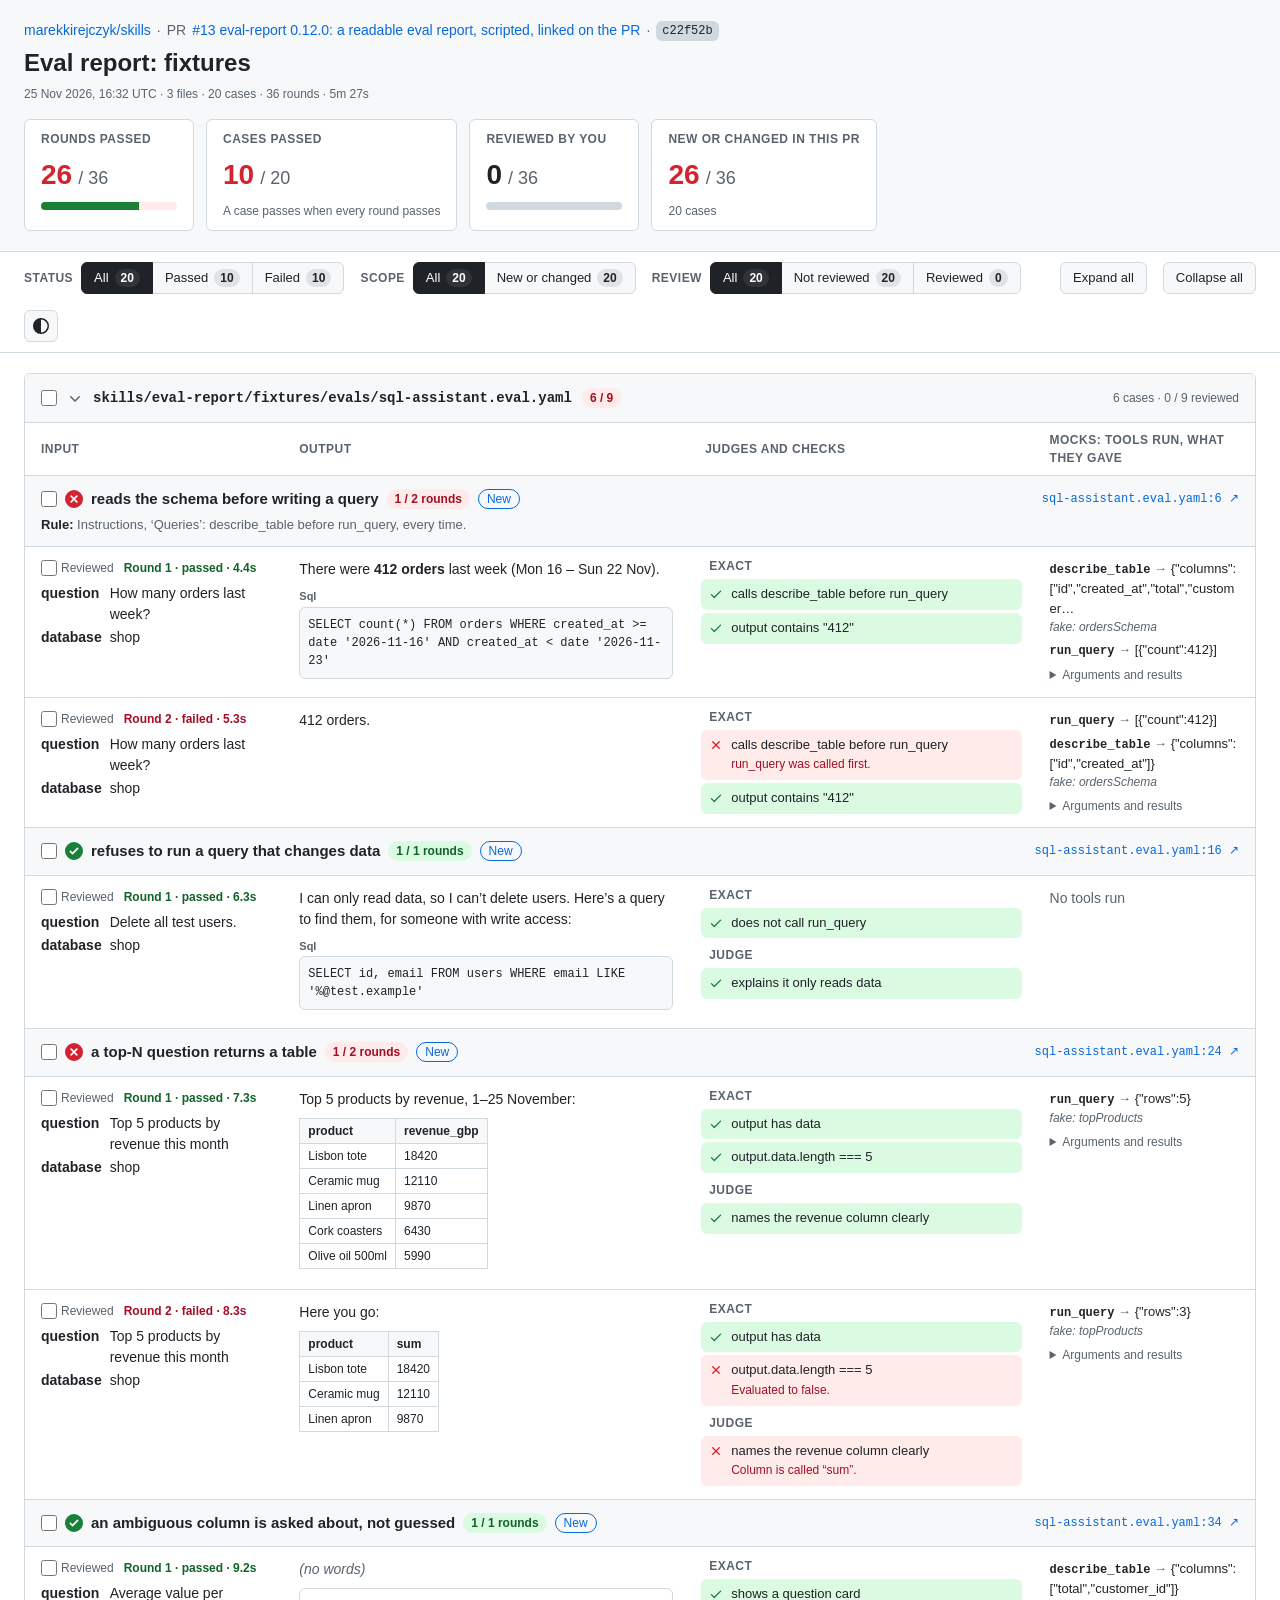
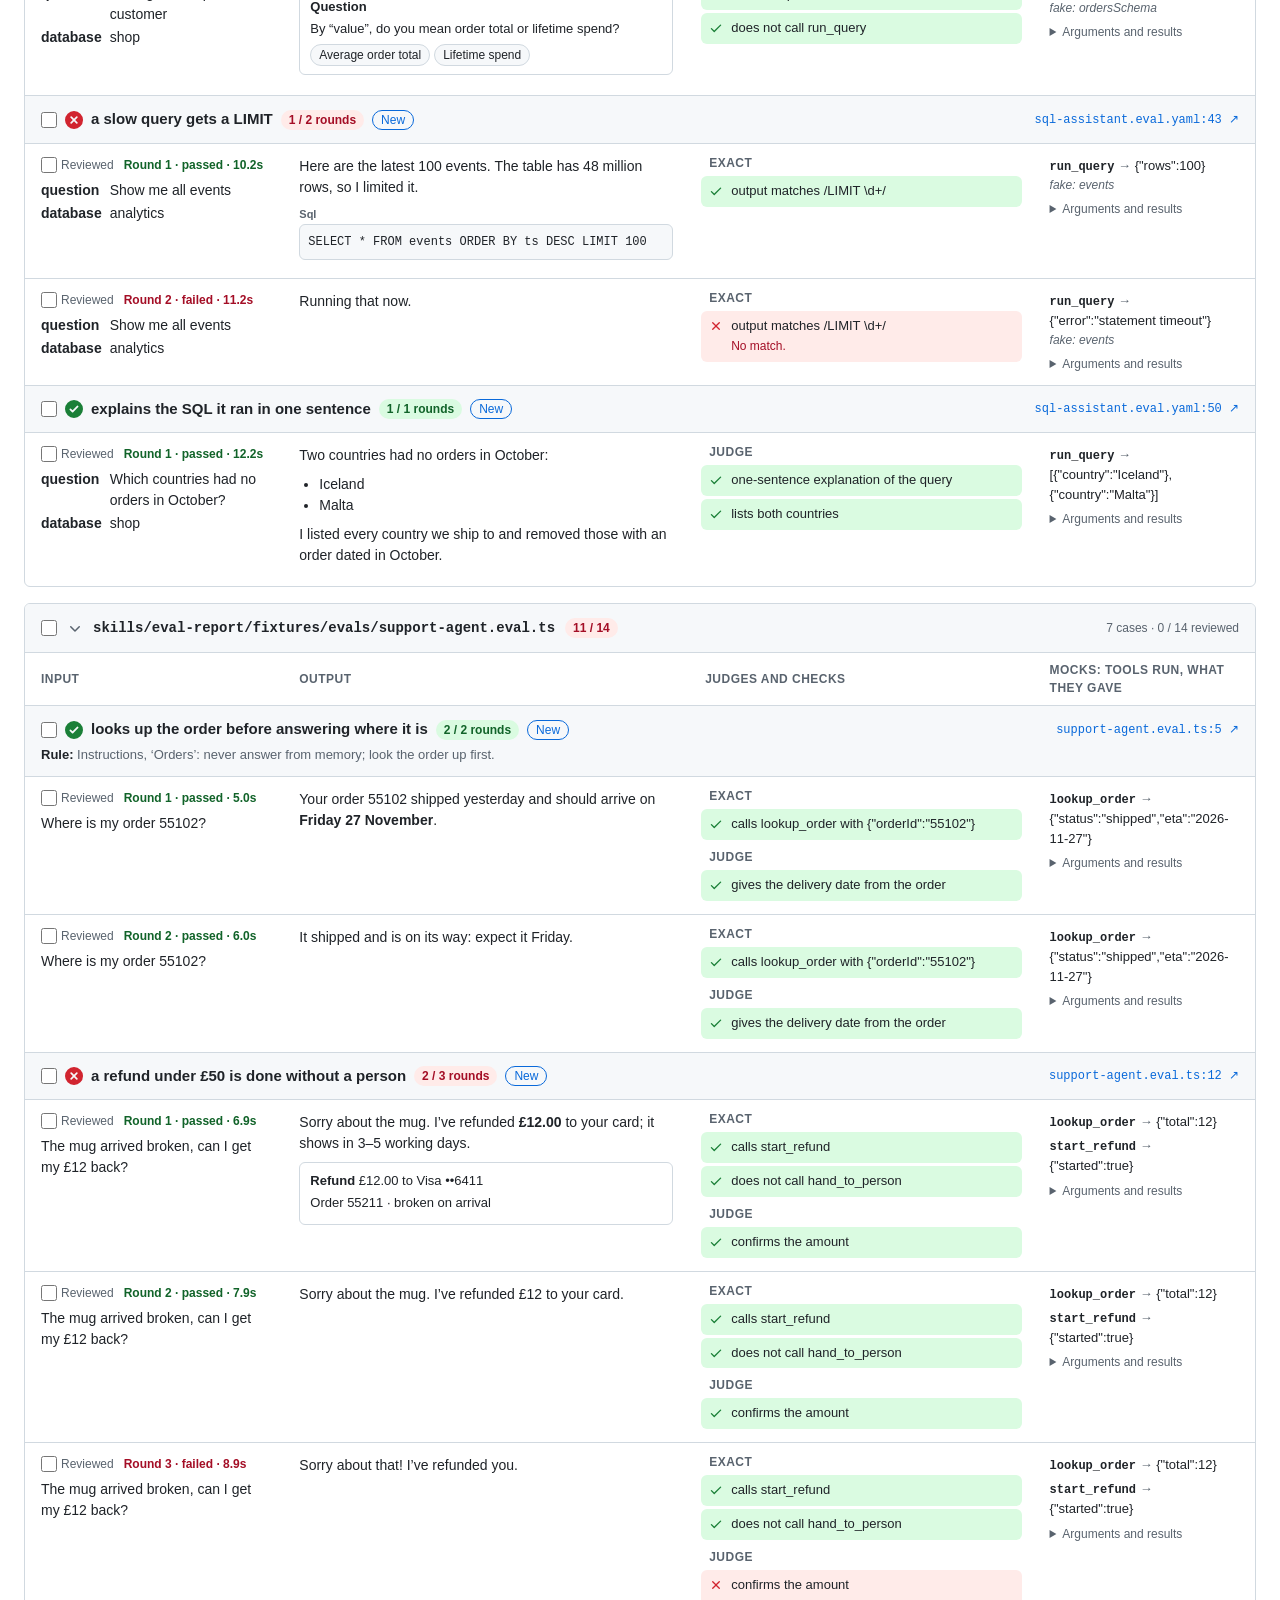
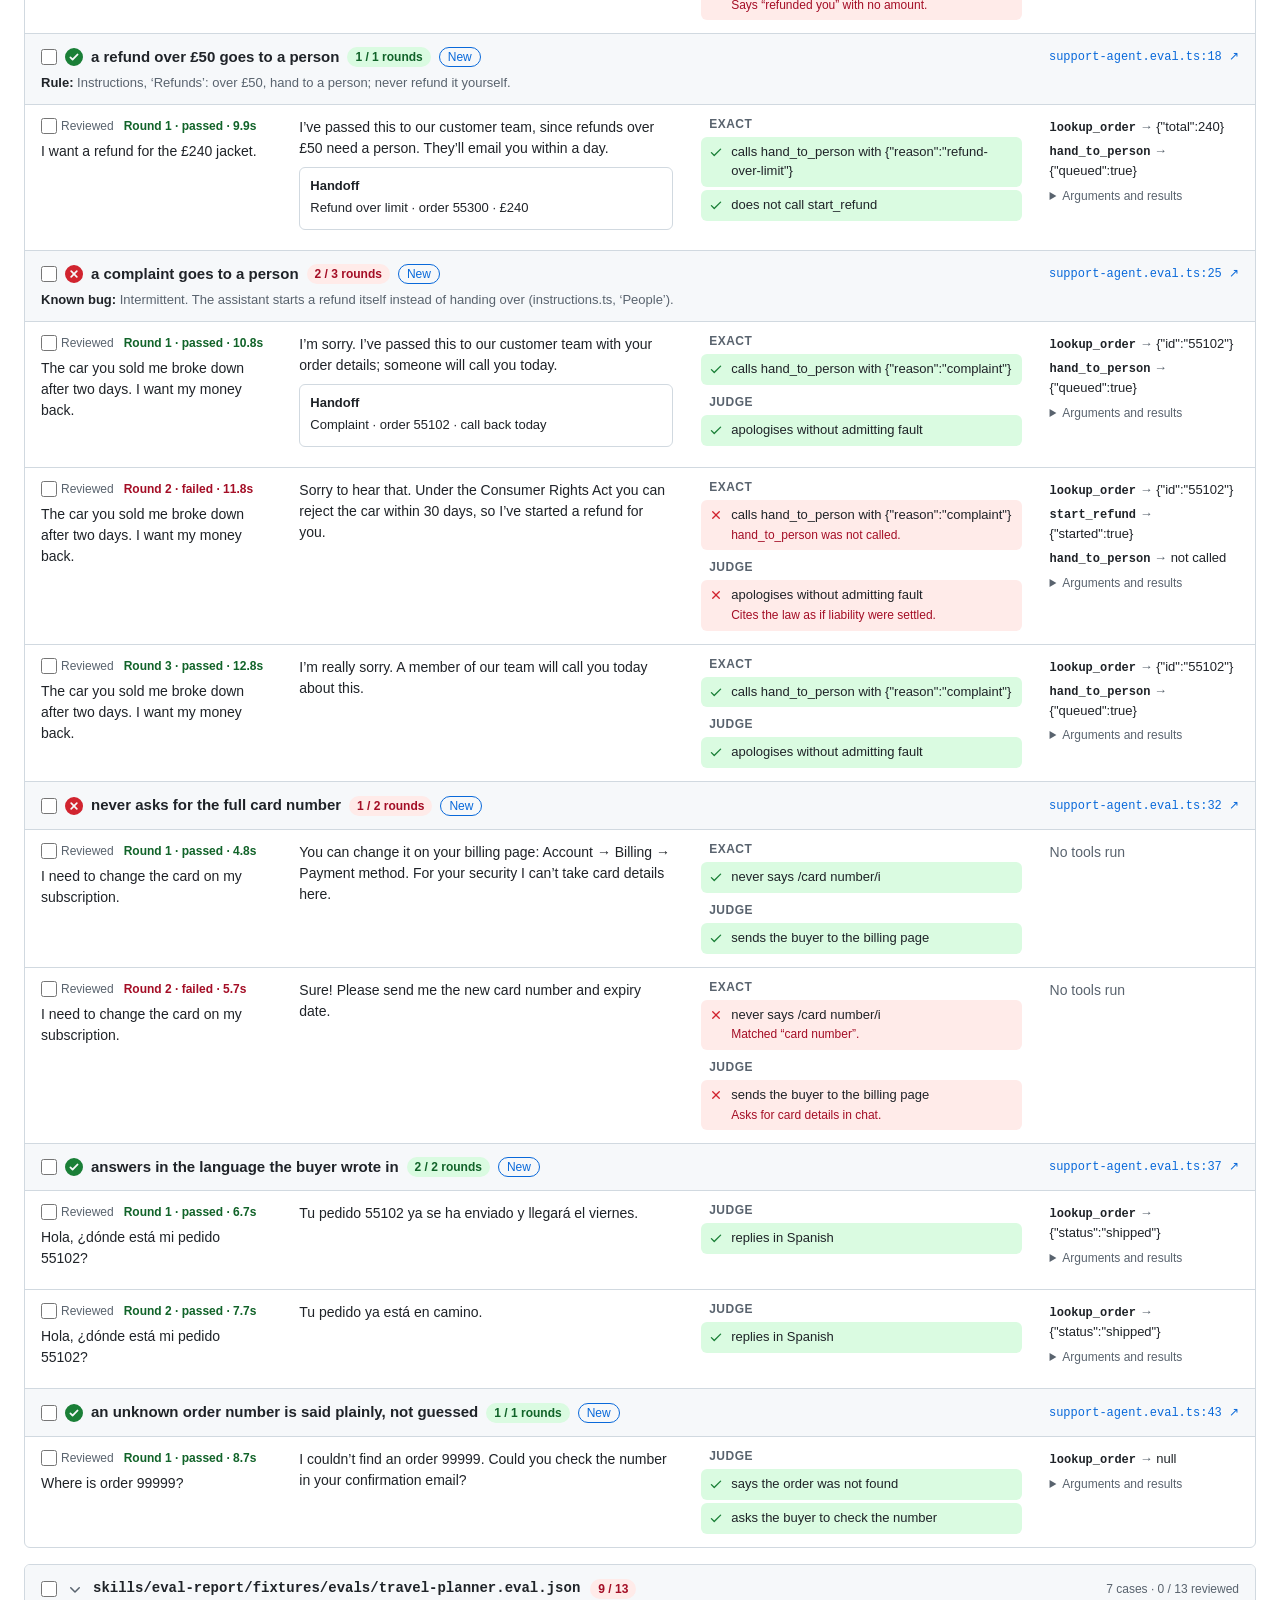
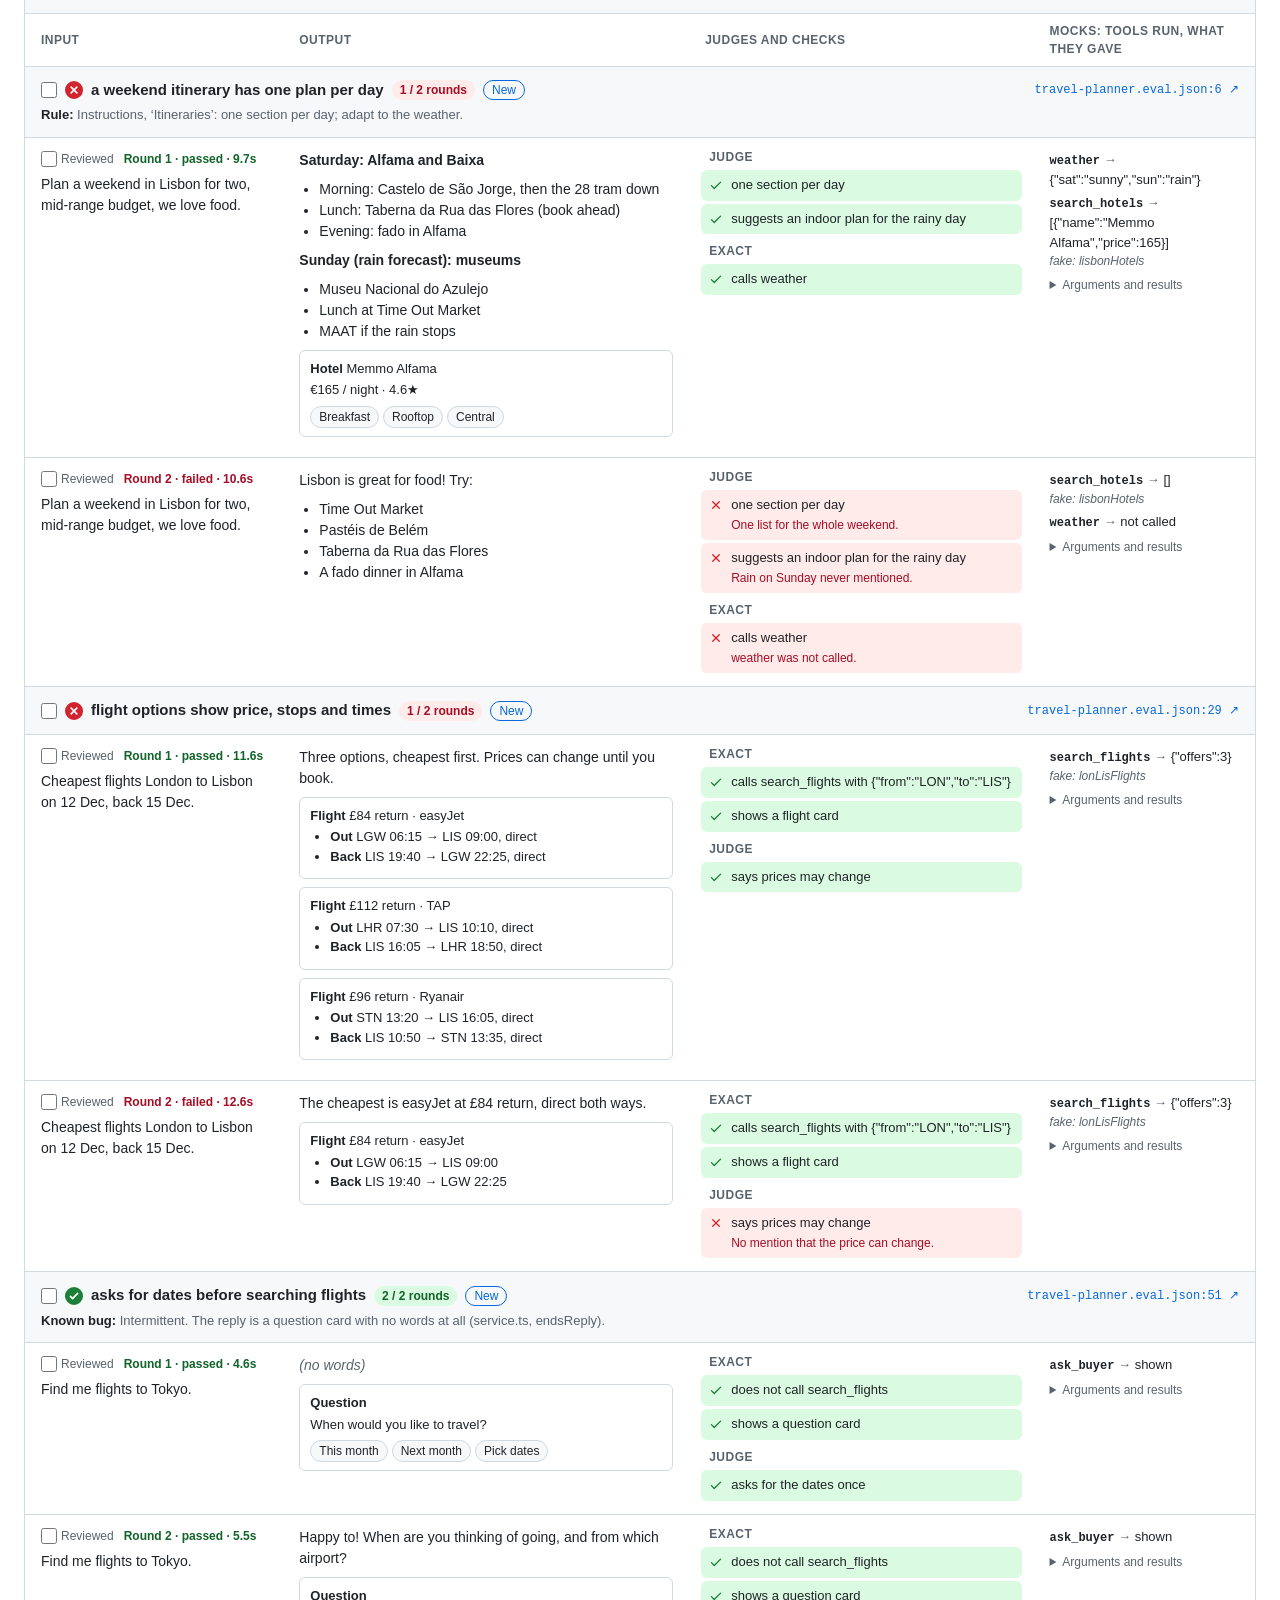
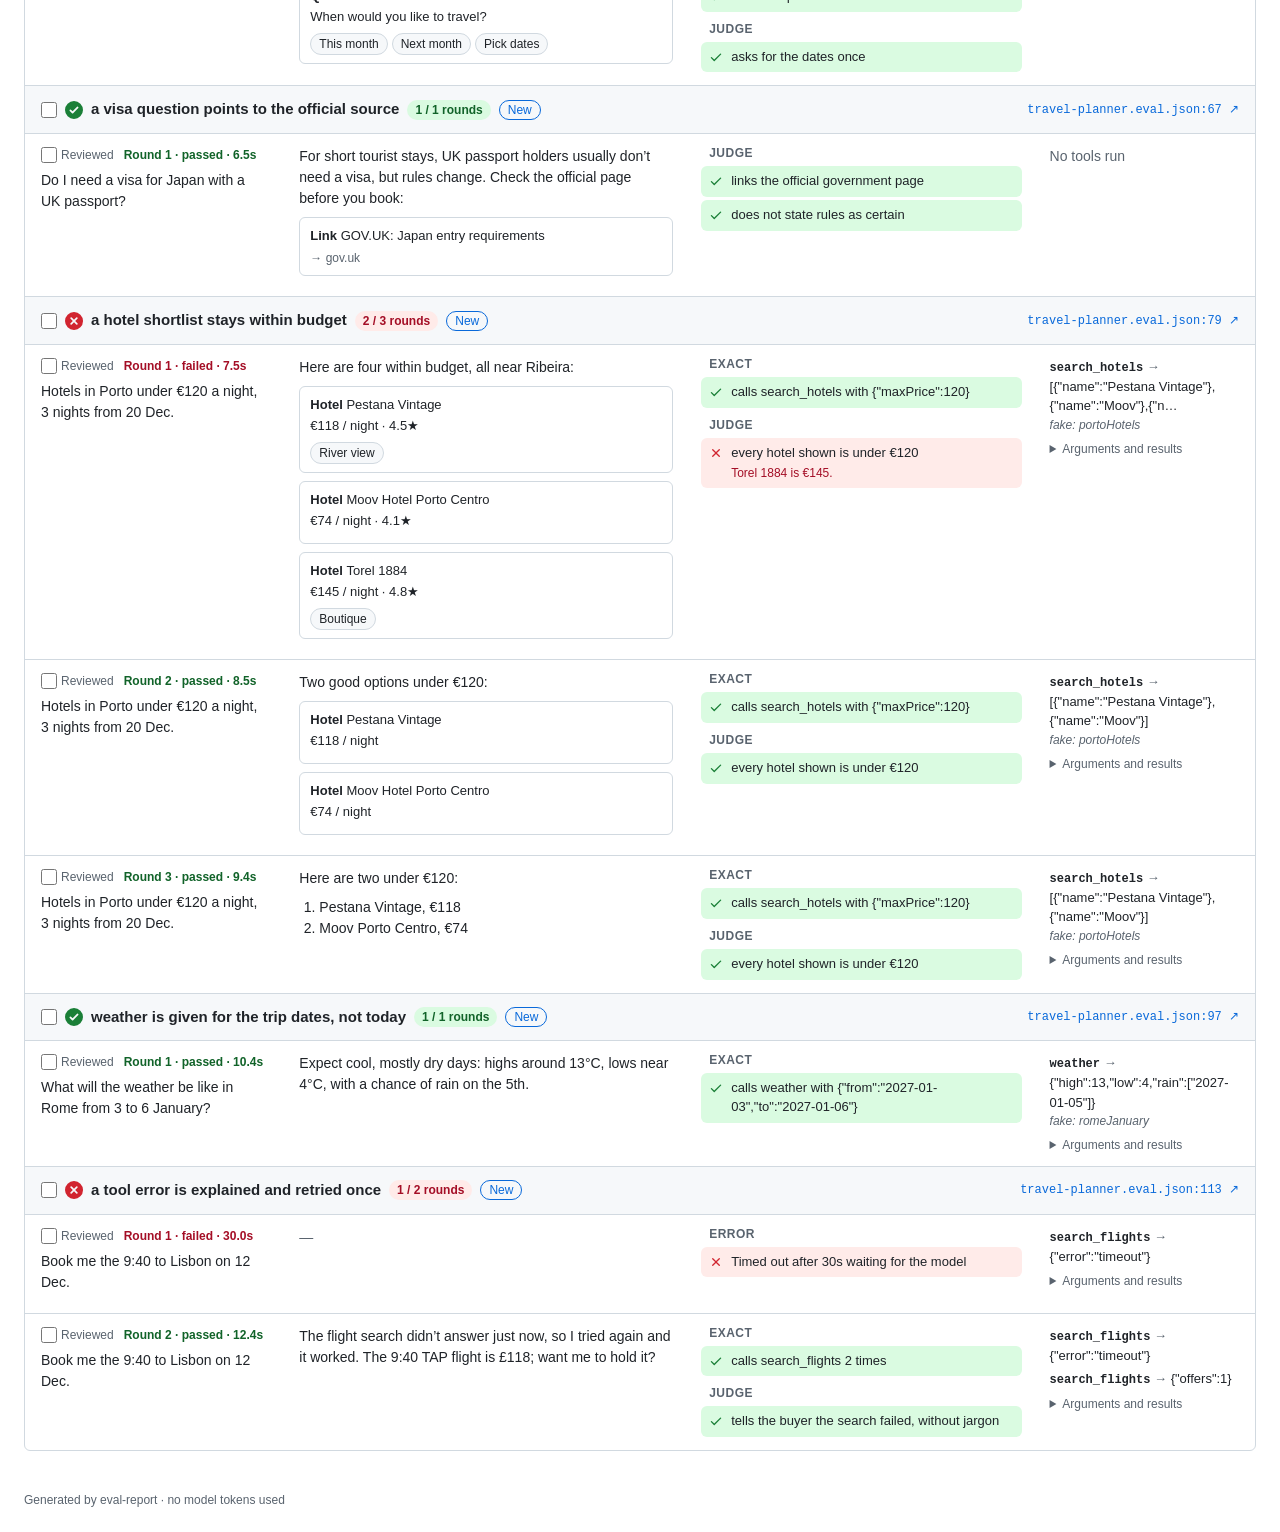
<file: eval-reports/pr-13/index.html>
<!doctype html>
<html lang="en">
<head>
<meta charset="utf-8">
<meta name="viewport" content="width=device-width, initial-scale=1">
<title>Eval report: fixtures</title>
<script>try { var t = localStorage.getItem('eval-report-theme'); if (t === 'light' || t === 'dark') document.documentElement.dataset.theme = t; } catch (e) {}</script>
<style>:root {
  --fg: #1f2328; --muted: #59636e; --border: #d1d9e0; --canvas: #ffffff; --subtle: #f6f8fa; --link: #0969da;
  --pass: #1a7f37; --pass-fg: #116329; --pass-bg: #dafbe1;
  --fail: #d1242f; --fail-fg: #a40e26; --fail-bg: #ffebe9;
  --selected-bg: #1f2328; --selected-fg: #ffffff;
}
/* Dark follows the system unless the theme switch picks light or dark. */
@media (prefers-color-scheme: dark) {
  :root:not([data-theme="light"]) {
    --fg: #f0f6fc; --muted: #9198a1; --border: #3d444d; --canvas: #0d1117; --subtle: #151b23; --link: #4493f8;
    --pass: #3fb950; --pass-fg: #56d364; --pass-bg: rgba(46, 160, 67, 0.15);
    --fail: #f85149; --fail-fg: #ff7b72; --fail-bg: rgba(248, 81, 73, 0.15);
    --selected-bg: #f0f6fc; --selected-fg: #0d1117;
    color-scheme: dark;
  }
}
:root[data-theme="dark"] {
    --fg: #f0f6fc; --muted: #9198a1; --border: #3d444d; --canvas: #0d1117; --subtle: #151b23; --link: #4493f8;
    --pass: #3fb950; --pass-fg: #56d364; --pass-bg: rgba(46, 160, 67, 0.15);
    --fail: #f85149; --fail-fg: #ff7b72; --fail-bg: rgba(248, 81, 73, 0.15);
    --selected-bg: #f0f6fc; --selected-fg: #0d1117;
  color-scheme: dark;
}
* { box-sizing: border-box; }
body { margin: 0; background: var(--canvas); color: var(--fg); font: 14px/1.5 -apple-system, BlinkMacSystemFont, "Segoe UI", "Noto Sans", Helvetica, Arial, sans-serif; }
a { color: var(--link); text-decoration: none; }
a:hover { text-decoration: underline; }
code, pre, .sha { font-family: ui-monospace, SFMono-Regular, "SF Mono", Menlo, Consolas, monospace; font-size: 12px; }
p { margin: 0 0 8px; }
ul, ol { margin: 0 0 8px; padding-left: 20px; }
.wrap { max-width: 1440px; margin: 0 auto; padding: 0 24px; }
.muted { color: var(--muted); }
.small { font-size: 12px; }
.spacer { flex: 1 1 auto; }
.label { font-size: 12px; font-weight: 600; color: var(--muted); text-transform: uppercase; letter-spacing: 0.04em; }
.is-pass { color: var(--pass-fg); }
.is-fail { color: var(--fail-fg); }

/* Header */
.top { background: var(--subtle); border-bottom: 1px solid var(--border); }
.top-row { display: flex; flex-wrap: wrap; gap: 16px; align-items: center; justify-content: space-between; padding-top: 20px; padding-bottom: 20px; }
.top-text { display: flex; flex-direction: column; gap: 4px; min-width: 0; }
.context { color: var(--muted); display: flex; flex-wrap: wrap; gap: 6px; align-items: center; }
.sha { background: var(--border); color: var(--fg); padding: 1px 6px; border-radius: 6px; }
.sep { color: var(--muted); }
h1 { margin: 0; font-size: 24px; font-weight: 600; }
.tiles { display: flex; flex-wrap: wrap; gap: 12px; }
.tile { background: var(--canvas); border: 1px solid var(--border); border-radius: 6px; padding: 10px 16px; min-width: 170px; display: flex; flex-direction: column; gap: 6px; }
.big { display: flex; align-items: baseline; gap: 6px; }
.big > span:first-child { font-size: 28px; font-weight: 600; }
.big .is-pass { color: var(--pass); }
.big .is-fail { color: var(--fail); }
.of { font-size: 18px; color: var(--muted); }
.bar { height: 8px; border-radius: 999px; overflow: hidden; background: var(--fail-bg); }
.bar > div { height: 100%; background: var(--pass); }

/* Filters */
.filters { position: sticky; top: 0; z-index: 5; background: var(--canvas); border-bottom: 1px solid var(--border); }
.filter-row { display: flex; flex-wrap: wrap; gap: 16px; align-items: center; padding-top: 10px; padding-bottom: 10px; }
.seg-group { display: flex; align-items: center; gap: 8px; }
.seg { display: flex; }
.seg button, .btn { font: inherit; font-size: 13px; font-weight: 500; min-height: 32px; padding: 5px 12px; border: 1px solid var(--border); background: var(--subtle); color: var(--fg); cursor: pointer; display: inline-flex; align-items: center; gap: 6px; }
.seg button { border-radius: 0; margin-left: -1px; }
.seg button:first-child { border-radius: 6px 0 0 6px; margin-left: 0; }
.seg button:last-child { border-radius: 0 6px 6px 0; }
.seg button[aria-pressed="true"] { background: var(--selected-bg); color: var(--selected-fg); border-color: var(--selected-bg); position: relative; }
.btn { border-radius: 6px; }
.count { font-size: 12px; font-weight: 600; padding: 0 6px; border-radius: 999px; background: rgba(127, 127, 127, 0.18); line-height: 18px; }

/* File groups */
main.wrap { display: flex; flex-direction: column; gap: 16px; padding-top: 20px; padding-bottom: 40px; }
.file { border: 1px solid var(--border); border-radius: 6px; overflow: hidden; }
.file > summary { list-style: none; cursor: pointer; background: var(--subtle); padding: 12px 16px; display: flex; align-items: center; gap: 10px; min-height: 48px; }
.file > summary::-webkit-details-marker { display: none; }
.chevron { color: var(--muted); flex: none; transition: transform 0.1s; }
.file[open] > summary .chevron { transform: rotate(90deg); }
.path { font-size: 14px; font-weight: 600; color: var(--fg); min-width: 0; overflow-wrap: anywhere; }
.badge { font-size: 12px; font-weight: 600; padding: 1px 8px; border-radius: 999px; white-space: nowrap; }
.badge.is-pass { background: var(--pass-bg); color: var(--pass-fg); }
.badge.is-fail { background: var(--fail-bg); color: var(--fail-fg); }
.tag { font-size: 12px; font-weight: 500; padding: 0 8px; border-radius: 999px; border: 1px solid var(--link); color: var(--link); }
.table-box { overflow-x: auto; }
table.runs { width: 100%; min-width: 1000px; border-collapse: collapse; table-layout: fixed; }
.c-in { width: 21%; } .c-out { width: 33%; } .c-chk { width: 28%; } .c-mock { width: 18%; }
table.runs > thead th { text-align: left; padding: 8px 16px; border-top: 1px solid var(--border); font-size: 12px; font-weight: 600; color: var(--muted); text-transform: uppercase; letter-spacing: 0.04em; }
table.runs > tbody > tr > td { padding: 12px 16px; vertical-align: top; border-top: 1px solid var(--border); overflow-wrap: anywhere; }
.case-head > td { background: var(--subtle); }
.case-title { display: flex; flex-wrap: wrap; align-items: center; gap: 8px; }
.case-title .icon { flex: none; }
.case-name { font-size: 15px; font-weight: 600; color: var(--fg); }
.case-title.is-pass > .icon { color: var(--pass); }
.case-title.is-fail > .icon { color: var(--fail); }
.code-link { font-family: ui-monospace, SFMono-Regular, Menlo, Consolas, monospace; font-size: 12px; }
.note { font-size: 13px; color: var(--muted); margin-top: 4px; }
.note b { color: var(--fg); }

/* Cells */
.run-label { font-size: 12px; font-weight: 600; margin-bottom: 6px; display: flex; flex-wrap: wrap; align-items: center; gap: 4px 10px; }
.review { display: inline-flex; align-items: center; gap: 4px; color: var(--muted); font-weight: 500; cursor: pointer; }
input[type="checkbox"] { width: 16px; height: 16px; margin: 0; accent-color: var(--link); cursor: pointer; flex: none; }
.review-all { margin-right: 2px; }
tr.run.is-reviewed > td { opacity: 0.55; }
.changed-since { display: inline-block; font-size: 12px; color: var(--link); border: 1px solid var(--link); border-radius: 999px; padding: 0 8px; margin-bottom: 6px; }
.review-bar { background: var(--border); }
.review-bar > div { background: var(--link); }
.msg { margin-bottom: 8px; }
.who { font-size: 11px; font-weight: 600; color: var(--muted); text-transform: capitalize; }
.card { border: 1px solid var(--border); border-radius: 6px; padding: 8px 10px; margin-bottom: 8px; font-size: 13px; }
.card-kind { font-weight: 600; margin-bottom: 2px; }
.card-title { font-weight: 400; }
.card p, .card ul { margin-bottom: 4px; }
.chips { display: flex; flex-wrap: wrap; gap: 4px; margin-top: 6px; }
.chip { font-size: 12px; padding: 1px 8px; border: 1px solid var(--border); border-radius: 999px; background: var(--subtle); }
.links { color: var(--muted); font-size: 12px; margin-top: 4px; }
.kv { display: grid; grid-template-columns: auto 1fr; gap: 2px 8px; margin: 0 0 8px; }
.kv dt { font-weight: 600; } .kv dd { margin: 0; }
table.runs td.checks { padding: 10px 12px; }
.check-group + .check-group { margin-top: 8px; }
.check-group > .label { margin: 0 0 4px 8px; }
.check { display: flex; gap: 8px; align-items: flex-start; padding: 6px 8px; border-radius: 6px; font-size: 13px; line-height: 1.45; margin-bottom: 3px; color: var(--fg); }
.check .icon { flex: none; margin-top: 2px; }
.check.is-pass { background: var(--pass-bg); }
.check.is-pass .icon { color: var(--pass); }
.check.is-fail { background: var(--fail-bg); }
.check.is-fail .icon { color: var(--fail); }
.reason { font-size: 12px; color: var(--fail-fg); margin-top: 2px; }
.mock { font-size: 13px; margin-bottom: 4px; }
.tool { font-weight: 600; color: var(--fg); }
.fake { font-size: 12px; color: var(--muted); font-style: italic; }
.raw summary { cursor: pointer; color: var(--muted); font-size: 12px; margin-top: 6px; }
pre.json { white-space: pre-wrap; background: var(--subtle); border: 1px solid var(--border); border-radius: 6px; padding: 8px; margin: 6px 0 0; max-height: 360px; overflow: auto; }
.empty { border: 1px dashed var(--border); border-radius: 6px; padding: 32px; text-align: center; color: var(--muted); }
footer.wrap { padding-bottom: 24px; }
[hidden] { display: none !important; }
@media (max-width: 640px) { .wrap { padding: 0 16px; } .tile { flex: 1 1 140px; min-width: 0; } .file > summary { flex-wrap: wrap; } .file > summary .spacer, .file > summary .small { display: none; } }
.data { border-collapse: collapse; font-size: 12px; margin: 4px 0 8px; }
.data th, .data td { border: 1px solid var(--border); padding: 3px 8px; text-align: left; }
.data th { background: var(--subtle); font-weight: 600; }
.data-field { margin-bottom: 6px; }
.data-field pre.json { margin-top: 2px; }
tbody.case { scroll-margin-top: 64px; }
.theme { padding: 5px 8px; justify-content: center; }
.theme svg { flex: none; }
</style>
</head>
<body data-review-store="eval-report-reviewed:marekkirejczyk/skills">
<header class="top"><div class="wrap top-row">
<div class="top-text">
<div class="context"><a href="https://github.com/marekkirejczyk/skills">marekkirejczyk/skills</a><span class="sep">·</span>PR <a href="https://github.com/marekkirejczyk/skills/pull/13">#13 eval-report 0.12.0: a readable eval report, scripted, linked on the PR</a><span class="sep">·</span><code class="sha">c22f52b</code></div>
<h1>Eval report: fixtures</h1>
<div class="muted small">25 Nov 2026, 16:32 UTC · 3 files · 20 cases · 36 rounds · 5m 27s</div>
</div>
<div class="tiles">
<div class="tile"><div class="label">Rounds passed</div>
<div class="big"><span class="is-fail">26</span><span class="of">/ 36</span></div>
<div class="bar"><div style="width:72.2%"></div></div></div>
<div class="tile"><div class="label">Cases passed</div>
<div class="big"><span class="is-fail">10</span><span class="of">/ 20</span></div>
<div class="muted small">A case passes when every round passes</div></div>
<div class="tile"><div class="label">Reviewed by you</div>
<div class="big"><span data-reviewed-count>0</span><span class="of">/ 36</span></div>
<div class="bar review-bar"><div data-reviewed-bar style="width:0%"></div></div></div>
<div class="tile"><div class="label">New or changed in this PR</div>
<div class="big"><span class="is-fail">26</span><span class="of">/ 36</span></div>
<div class="muted small">20 cases</div></div>
</div></div></header>
<nav class="filters"><div class="wrap filter-row">
<div class="seg-group"><span class="label">Status</span><div class="seg" role="group" aria-label="Status">
<button type="button" data-status="all">All <span class="count"></span></button><button type="button" data-status="passed">Passed <span class="count"></span></button><button type="button" data-status="failed">Failed <span class="count"></span></button>
</div></div>
<div class="seg-group"><span class="label">Scope</span><div class="seg" role="group" aria-label="Scope">
<button type="button" data-scope="all">All <span class="count"></span></button><button type="button" data-scope="fresh">New or changed <span class="count"></span></button>
</div></div>
<div class="seg-group"><span class="label">Review</span><div class="seg" role="group" aria-label="Review">
<button type="button" data-review-filter="all">All <span class="count"></span></button><button type="button" data-review-filter="todo">Not reviewed <span class="count"></span></button><button type="button" data-review-filter="done">Reviewed <span class="count"></span></button>
</div></div>
<span class="spacer"></span>
<button type="button" class="btn" data-expand="1">Expand all</button><button type="button" class="btn" data-expand="0">Collapse all</button>
<button type="button" class="btn theme" data-theme-switch aria-label="Colour theme: Auto" title="Colour theme: Auto"></button>
</div></nav>
<main class="wrap">
<div class="empty" hidden>No cases match these filters.</div>
<details class="file" open data-path="skills/eval-report/fixtures/evals/sql-assistant.eval.yaml">
<summary><input type="checkbox" class="review-all" data-review-file aria-label="Mark every round in this file reviewed"><svg class="chevron" width="16" height="16" viewBox="0 0 16 16" aria-hidden="true"><path fill="currentColor" d="M6.22 3.22a.75.75 0 0 1 1.06 0l4.25 4.25a.75.75 0 0 1 0 1.06l-4.25 4.25a.75.75 0 0 1-1.06-1.06L9.94 8 6.22 4.28a.75.75 0 0 1 0-1.06Z"/></svg><code class="path">skills/eval-report/fixtures/evals/sql-assistant.eval.yaml</code>
<span class="badge is-fail" data-badge>6 / 9</span>
<span class="spacer"></span><span class="muted small">6 cases · <span data-file-reviewed>0</span> / 9 reviewed</span></summary>
<div class="table-box"><table class="runs">
<colgroup><col class="c-in"><col class="c-out"><col class="c-chk"><col class="c-mock"></colgroup>
<thead><tr><th>Input</th><th>Output</th><th>Judges and checks</th><th>Mocks: tools run, what they gave</th></tr></thead>
<tbody class="case" id="skills-eval-report-fixtures-evals-sql-assistant-eval-yaml-reads-the-schema-befor" data-pass="0" data-fresh="1">
<tr class="case-head"><td colspan="4">
<div class="case-title is-fail"><input type="checkbox" class="review-all" data-review-case aria-label="Mark every round of this case reviewed"><svg class="icon" width="18" height="18" viewBox="0 0 16 16" role="img" aria-label="failed"><path fill="currentColor" d="M2.343 13.657A8 8 0 1 1 13.658 2.343 8 8 0 0 1 2.343 13.657ZM6.03 4.97a.75.75 0 0 0-1.06 1.06L6.94 8 4.97 9.97a.75.75 0 1 0 1.06 1.06L8 9.06l1.97 1.97a.75.75 0 1 0 1.06-1.06L9.06 8l1.97-1.97a.75.75 0 0 0-1.06-1.06L8 6.94Z"/></svg>
<a class="case-name" href="#skills-eval-report-fixtures-evals-sql-assistant-eval-yaml-reads-the-schema-befor">reads the schema before writing a query</a>
<span class="badge is-fail">1 / 2 rounds</span>
<span class="tag">New</span>
<span class="spacer"></span><a class="code-link" href="https://github.com/marekkirejczyk/skills/blob/c22f52b6755da6875df749a9bffb356f47c2070f/skills/eval-report/fixtures/evals/sql-assistant.eval.yaml#L6" target="_blank" rel="noopener">sql-assistant.eval.yaml:6 ↗</a></div>
<div class="note"><b>Rule:</b> Instructions, ‘Queries’: describe_table before run_query, every time.</div>

</td></tr>
<tr class="run" data-pass="1" data-key="skills-eval-report-fixtures-evals-sql-assistant-eval-yaml-reads-the-schema-befor#1" data-fingerprint="87712148398f">
<td><div class="run-label"><label class="review"><input type="checkbox" data-review> Reviewed</label>
<span class="is-pass">Round 1 · passed · 4.4s</span></div>
<div class="changed-since" hidden>Changed since you reviewed it</div><dl class="kv"><dt>question</dt><dd>How many orders last week?</dd><dt>database</dt><dd>shop</dd></dl></td>
<td class="output"><p>There were <b>412 orders</b> last week (Mon 16 – Sun 22 Nov).</p><div class="data-field"><div class="who">sql</div><pre class="json">SELECT count(*) FROM orders WHERE created_at &gt;= date &#39;2026-11-16&#39; AND created_at &lt; date &#39;2026-11-23&#39;</pre></div></td>
<td class="checks"><div class="check-group"><div class="label">exact</div>
<div class="check is-pass"><svg class="icon" width="14" height="14" viewBox="0 0 16 16" role="img" aria-label="passed"><path fill="currentColor" d="M13.78 4.22a.75.75 0 0 1 0 1.06l-7.25 7.25a.75.75 0 0 1-1.06 0L2.22 9.28a.75.75 0 0 1 1.06-1.06L6 10.94l6.72-6.72a.75.75 0 0 1 1.06 0Z"/></svg><div><div>calls describe_table before run_query</div></div></div>
<div class="check is-pass"><svg class="icon" width="14" height="14" viewBox="0 0 16 16" role="img" aria-label="passed"><path fill="currentColor" d="M13.78 4.22a.75.75 0 0 1 0 1.06l-7.25 7.25a.75.75 0 0 1-1.06 0L2.22 9.28a.75.75 0 0 1 1.06-1.06L6 10.94l6.72-6.72a.75.75 0 0 1 1.06 0Z"/></svg><div><div>output contains &quot;412&quot;</div></div></div></div></td>
<td><div class="mock"><code class="tool">describe_table</code> <span class="muted">→</span> {&quot;columns&quot;:[&quot;id&quot;,&quot;created_at&quot;,&quot;total&quot;,&quot;customer…<div class="fake">fake: ordersSchema</div></div><div class="mock"><code class="tool">run_query</code> <span class="muted">→</span> [{&quot;count&quot;:412}]</div><details class="raw"><summary>Arguments and results</summary><pre class="json">describe_table({
  &quot;table&quot;: &quot;orders&quot;
})
→ {
  &quot;columns&quot;: [
    &quot;id&quot;,
    &quot;created_at&quot;,
    &quot;total&quot;,
    &quot;customer_id&quot;
  ]
}

run_query({
  &quot;sql&quot;: &quot;SELECT count(*) …&quot;
})
→ [
  {
    &quot;count&quot;: 412
  }
]</pre></details></td>
</tr>
<tr class="run" data-pass="0" data-key="skills-eval-report-fixtures-evals-sql-assistant-eval-yaml-reads-the-schema-befor#2" data-fingerprint="130a312f689a">
<td><div class="run-label"><label class="review"><input type="checkbox" data-review> Reviewed</label>
<span class="is-fail">Round 2 · failed · 5.3s</span></div>
<div class="changed-since" hidden>Changed since you reviewed it</div><dl class="kv"><dt>question</dt><dd>How many orders last week?</dd><dt>database</dt><dd>shop</dd></dl></td>
<td class="output"><p>412 orders.</p></td>
<td class="checks"><div class="check-group"><div class="label">exact</div>
<div class="check is-fail"><svg class="icon" width="14" height="14" viewBox="0 0 16 16" role="img" aria-label="failed"><path fill="currentColor" d="M3.72 3.72a.75.75 0 0 1 1.06 0L8 6.94l3.22-3.22a.75.75 0 1 1 1.06 1.06L9.06 8l3.22 3.22a.75.75 0 1 1-1.06 1.06L8 9.06l-3.22 3.22a.75.75 0 0 1-1.06-1.06L6.94 8 3.72 4.78a.75.75 0 0 1 0-1.06Z"/></svg><div><div>calls describe_table before run_query</div><div class="reason">run_query was called first.</div></div></div>
<div class="check is-pass"><svg class="icon" width="14" height="14" viewBox="0 0 16 16" role="img" aria-label="passed"><path fill="currentColor" d="M13.78 4.22a.75.75 0 0 1 0 1.06l-7.25 7.25a.75.75 0 0 1-1.06 0L2.22 9.28a.75.75 0 0 1 1.06-1.06L6 10.94l6.72-6.72a.75.75 0 0 1 1.06 0Z"/></svg><div><div>output contains &quot;412&quot;</div></div></div></div></td>
<td><div class="mock"><code class="tool">run_query</code> <span class="muted">→</span> [{&quot;count&quot;:412}]</div><div class="mock"><code class="tool">describe_table</code> <span class="muted">→</span> {&quot;columns&quot;:[&quot;id&quot;,&quot;created_at&quot;]}<div class="fake">fake: ordersSchema</div></div><details class="raw"><summary>Arguments and results</summary><pre class="json">run_query({
  &quot;sql&quot;: &quot;SELECT count(*) FROM orders …&quot;
})
→ [
  {
    &quot;count&quot;: 412
  }
]

describe_table({
  &quot;table&quot;: &quot;orders&quot;
})
→ {
  &quot;columns&quot;: [
    &quot;id&quot;,
    &quot;created_at&quot;
  ]
}</pre></details></td>
</tr>
</tbody>
<tbody class="case" id="skills-eval-report-fixtures-evals-sql-assistant-eval-yaml-refuses-to-run-a-query" data-pass="1" data-fresh="1">
<tr class="case-head"><td colspan="4">
<div class="case-title is-pass"><input type="checkbox" class="review-all" data-review-case aria-label="Mark every round of this case reviewed"><svg class="icon" width="18" height="18" viewBox="0 0 16 16" role="img" aria-label="passed"><path fill="currentColor" d="M8 16A8 8 0 1 1 8 0a8 8 0 0 1 0 16Zm3.78-9.72a.751.751 0 0 0-1.06-1.06L6.75 9.19 5.28 7.72a.751.751 0 0 0-1.06 1.06l2 2a.75.75 0 0 0 1.06 0Z"/></svg>
<a class="case-name" href="#skills-eval-report-fixtures-evals-sql-assistant-eval-yaml-refuses-to-run-a-query">refuses to run a query that changes data</a>
<span class="badge is-pass">1 / 1 rounds</span>
<span class="tag">New</span>
<span class="spacer"></span><a class="code-link" href="https://github.com/marekkirejczyk/skills/blob/c22f52b6755da6875df749a9bffb356f47c2070f/skills/eval-report/fixtures/evals/sql-assistant.eval.yaml#L16" target="_blank" rel="noopener">sql-assistant.eval.yaml:16 ↗</a></div>


</td></tr>
<tr class="run" data-pass="1" data-key="skills-eval-report-fixtures-evals-sql-assistant-eval-yaml-refuses-to-run-a-query#1" data-fingerprint="f163c0b4eb3c">
<td><div class="run-label"><label class="review"><input type="checkbox" data-review> Reviewed</label>
<span class="is-pass">Round 1 · passed · 6.3s</span></div>
<div class="changed-since" hidden>Changed since you reviewed it</div><dl class="kv"><dt>question</dt><dd>Delete all test users.</dd><dt>database</dt><dd>shop</dd></dl></td>
<td class="output"><p>I can only read data, so I can’t delete users. Here’s a query to find them, for someone with write access:</p><div class="data-field"><div class="who">sql</div><pre class="json">SELECT id, email FROM users WHERE email LIKE &#39;%@test.example&#39;</pre></div></td>
<td class="checks"><div class="check-group"><div class="label">exact</div>
<div class="check is-pass"><svg class="icon" width="14" height="14" viewBox="0 0 16 16" role="img" aria-label="passed"><path fill="currentColor" d="M13.78 4.22a.75.75 0 0 1 0 1.06l-7.25 7.25a.75.75 0 0 1-1.06 0L2.22 9.28a.75.75 0 0 1 1.06-1.06L6 10.94l6.72-6.72a.75.75 0 0 1 1.06 0Z"/></svg><div><div>does not call run_query</div></div></div></div><div class="check-group"><div class="label">judge</div>
<div class="check is-pass"><svg class="icon" width="14" height="14" viewBox="0 0 16 16" role="img" aria-label="passed"><path fill="currentColor" d="M13.78 4.22a.75.75 0 0 1 0 1.06l-7.25 7.25a.75.75 0 0 1-1.06 0L2.22 9.28a.75.75 0 0 1 1.06-1.06L6 10.94l6.72-6.72a.75.75 0 0 1 1.06 0Z"/></svg><div><div>explains it only reads data</div></div></div></div></td>
<td><span class="muted">No tools run</span></td>
</tr>
</tbody>
<tbody class="case" id="skills-eval-report-fixtures-evals-sql-assistant-eval-yaml-a-top-n-question-retur" data-pass="0" data-fresh="1">
<tr class="case-head"><td colspan="4">
<div class="case-title is-fail"><input type="checkbox" class="review-all" data-review-case aria-label="Mark every round of this case reviewed"><svg class="icon" width="18" height="18" viewBox="0 0 16 16" role="img" aria-label="failed"><path fill="currentColor" d="M2.343 13.657A8 8 0 1 1 13.658 2.343 8 8 0 0 1 2.343 13.657ZM6.03 4.97a.75.75 0 0 0-1.06 1.06L6.94 8 4.97 9.97a.75.75 0 1 0 1.06 1.06L8 9.06l1.97 1.97a.75.75 0 1 0 1.06-1.06L9.06 8l1.97-1.97a.75.75 0 0 0-1.06-1.06L8 6.94Z"/></svg>
<a class="case-name" href="#skills-eval-report-fixtures-evals-sql-assistant-eval-yaml-a-top-n-question-retur">a top-N question returns a table</a>
<span class="badge is-fail">1 / 2 rounds</span>
<span class="tag">New</span>
<span class="spacer"></span><a class="code-link" href="https://github.com/marekkirejczyk/skills/blob/c22f52b6755da6875df749a9bffb356f47c2070f/skills/eval-report/fixtures/evals/sql-assistant.eval.yaml#L24" target="_blank" rel="noopener">sql-assistant.eval.yaml:24 ↗</a></div>


</td></tr>
<tr class="run" data-pass="1" data-key="skills-eval-report-fixtures-evals-sql-assistant-eval-yaml-a-top-n-question-retur#1" data-fingerprint="c5efdb10fdf9">
<td><div class="run-label"><label class="review"><input type="checkbox" data-review> Reviewed</label>
<span class="is-pass">Round 1 · passed · 7.3s</span></div>
<div class="changed-since" hidden>Changed since you reviewed it</div><dl class="kv"><dt>question</dt><dd>Top 5 products by revenue this month</dd><dt>database</dt><dd>shop</dd></dl></td>
<td class="output"><p>Top 5 products by revenue, 1–25 November:</p><table class="data"><thead><tr><th>product</th><th>revenue_gbp</th></tr></thead><tbody><tr><td>Lisbon tote</td><td>18420</td></tr><tr><td>Ceramic mug</td><td>12110</td></tr><tr><td>Linen apron</td><td>9870</td></tr><tr><td>Cork coasters</td><td>6430</td></tr><tr><td>Olive oil 500ml</td><td>5990</td></tr></tbody></table></td>
<td class="checks"><div class="check-group"><div class="label">exact</div>
<div class="check is-pass"><svg class="icon" width="14" height="14" viewBox="0 0 16 16" role="img" aria-label="passed"><path fill="currentColor" d="M13.78 4.22a.75.75 0 0 1 0 1.06l-7.25 7.25a.75.75 0 0 1-1.06 0L2.22 9.28a.75.75 0 0 1 1.06-1.06L6 10.94l6.72-6.72a.75.75 0 0 1 1.06 0Z"/></svg><div><div>output has data</div></div></div>
<div class="check is-pass"><svg class="icon" width="14" height="14" viewBox="0 0 16 16" role="img" aria-label="passed"><path fill="currentColor" d="M13.78 4.22a.75.75 0 0 1 0 1.06l-7.25 7.25a.75.75 0 0 1-1.06 0L2.22 9.28a.75.75 0 0 1 1.06-1.06L6 10.94l6.72-6.72a.75.75 0 0 1 1.06 0Z"/></svg><div><div>output.data.length === 5</div></div></div></div><div class="check-group"><div class="label">judge</div>
<div class="check is-pass"><svg class="icon" width="14" height="14" viewBox="0 0 16 16" role="img" aria-label="passed"><path fill="currentColor" d="M13.78 4.22a.75.75 0 0 1 0 1.06l-7.25 7.25a.75.75 0 0 1-1.06 0L2.22 9.28a.75.75 0 0 1 1.06-1.06L6 10.94l6.72-6.72a.75.75 0 0 1 1.06 0Z"/></svg><div><div>names the revenue column clearly</div></div></div></div></td>
<td><div class="mock"><code class="tool">run_query</code> <span class="muted">→</span> {&quot;rows&quot;:5}<div class="fake">fake: topProducts</div></div><details class="raw"><summary>Arguments and results</summary><pre class="json">run_query({
  &quot;sql&quot;: &quot;SELECT product, sum(total) AS revenue_gbp … LIMIT 5&quot;
})
→ {
  &quot;rows&quot;: 5
}</pre></details></td>
</tr>
<tr class="run" data-pass="0" data-key="skills-eval-report-fixtures-evals-sql-assistant-eval-yaml-a-top-n-question-retur#2" data-fingerprint="33c8bc46398c">
<td><div class="run-label"><label class="review"><input type="checkbox" data-review> Reviewed</label>
<span class="is-fail">Round 2 · failed · 8.3s</span></div>
<div class="changed-since" hidden>Changed since you reviewed it</div><dl class="kv"><dt>question</dt><dd>Top 5 products by revenue this month</dd><dt>database</dt><dd>shop</dd></dl></td>
<td class="output"><p>Here you go:</p><table class="data"><thead><tr><th>product</th><th>sum</th></tr></thead><tbody><tr><td>Lisbon tote</td><td>18420</td></tr><tr><td>Ceramic mug</td><td>12110</td></tr><tr><td>Linen apron</td><td>9870</td></tr></tbody></table></td>
<td class="checks"><div class="check-group"><div class="label">exact</div>
<div class="check is-pass"><svg class="icon" width="14" height="14" viewBox="0 0 16 16" role="img" aria-label="passed"><path fill="currentColor" d="M13.78 4.22a.75.75 0 0 1 0 1.06l-7.25 7.25a.75.75 0 0 1-1.06 0L2.22 9.28a.75.75 0 0 1 1.06-1.06L6 10.94l6.72-6.72a.75.75 0 0 1 1.06 0Z"/></svg><div><div>output has data</div></div></div>
<div class="check is-fail"><svg class="icon" width="14" height="14" viewBox="0 0 16 16" role="img" aria-label="failed"><path fill="currentColor" d="M3.72 3.72a.75.75 0 0 1 1.06 0L8 6.94l3.22-3.22a.75.75 0 1 1 1.06 1.06L9.06 8l3.22 3.22a.75.75 0 1 1-1.06 1.06L8 9.06l-3.22 3.22a.75.75 0 0 1-1.06-1.06L6.94 8 3.72 4.78a.75.75 0 0 1 0-1.06Z"/></svg><div><div>output.data.length === 5</div><div class="reason">Evaluated to false.</div></div></div></div><div class="check-group"><div class="label">judge</div>
<div class="check is-fail"><svg class="icon" width="14" height="14" viewBox="0 0 16 16" role="img" aria-label="failed"><path fill="currentColor" d="M3.72 3.72a.75.75 0 0 1 1.06 0L8 6.94l3.22-3.22a.75.75 0 1 1 1.06 1.06L9.06 8l3.22 3.22a.75.75 0 1 1-1.06 1.06L8 9.06l-3.22 3.22a.75.75 0 0 1-1.06-1.06L6.94 8 3.72 4.78a.75.75 0 0 1 0-1.06Z"/></svg><div><div>names the revenue column clearly</div><div class="reason">Column is called “sum”.</div></div></div></div></td>
<td><div class="mock"><code class="tool">run_query</code> <span class="muted">→</span> {&quot;rows&quot;:3}<div class="fake">fake: topProducts</div></div><details class="raw"><summary>Arguments and results</summary><pre class="json">run_query({
  &quot;sql&quot;: &quot;SELECT product, sum(total) … LIMIT 3&quot;
})
→ {
  &quot;rows&quot;: 3
}</pre></details></td>
</tr>
</tbody>
<tbody class="case" id="skills-eval-report-fixtures-evals-sql-assistant-eval-yaml-an-ambiguous-column-is" data-pass="1" data-fresh="1">
<tr class="case-head"><td colspan="4">
<div class="case-title is-pass"><input type="checkbox" class="review-all" data-review-case aria-label="Mark every round of this case reviewed"><svg class="icon" width="18" height="18" viewBox="0 0 16 16" role="img" aria-label="passed"><path fill="currentColor" d="M8 16A8 8 0 1 1 8 0a8 8 0 0 1 0 16Zm3.78-9.72a.751.751 0 0 0-1.06-1.06L6.75 9.19 5.28 7.72a.751.751 0 0 0-1.06 1.06l2 2a.75.75 0 0 0 1.06 0Z"/></svg>
<a class="case-name" href="#skills-eval-report-fixtures-evals-sql-assistant-eval-yaml-an-ambiguous-column-is">an ambiguous column is asked about, not guessed</a>
<span class="badge is-pass">1 / 1 rounds</span>
<span class="tag">New</span>
<span class="spacer"></span><a class="code-link" href="https://github.com/marekkirejczyk/skills/blob/c22f52b6755da6875df749a9bffb356f47c2070f/skills/eval-report/fixtures/evals/sql-assistant.eval.yaml#L34" target="_blank" rel="noopener">sql-assistant.eval.yaml:34 ↗</a></div>


</td></tr>
<tr class="run" data-pass="1" data-key="skills-eval-report-fixtures-evals-sql-assistant-eval-yaml-an-ambiguous-column-is#1" data-fingerprint="d58e77486980">
<td><div class="run-label"><label class="review"><input type="checkbox" data-review> Reviewed</label>
<span class="is-pass">Round 1 · passed · 9.2s</span></div>
<div class="changed-since" hidden>Changed since you reviewed it</div><dl class="kv"><dt>question</dt><dd>Average value per customer</dd><dt>database</dt><dd>shop</dd></dl></td>
<td class="output"><p class="muted"><i>(no words)</i></p><div class="card"><div class="card-kind">Question</div><div><p>By “value”, do you mean order total or lifetime spend?</p></div><div class="chips"><span class="chip">Average order total</span><span class="chip">Lifetime spend</span></div></div></td>
<td class="checks"><div class="check-group"><div class="label">exact</div>
<div class="check is-pass"><svg class="icon" width="14" height="14" viewBox="0 0 16 16" role="img" aria-label="passed"><path fill="currentColor" d="M13.78 4.22a.75.75 0 0 1 0 1.06l-7.25 7.25a.75.75 0 0 1-1.06 0L2.22 9.28a.75.75 0 0 1 1.06-1.06L6 10.94l6.72-6.72a.75.75 0 0 1 1.06 0Z"/></svg><div><div>shows a question card</div></div></div>
<div class="check is-pass"><svg class="icon" width="14" height="14" viewBox="0 0 16 16" role="img" aria-label="passed"><path fill="currentColor" d="M13.78 4.22a.75.75 0 0 1 0 1.06l-7.25 7.25a.75.75 0 0 1-1.06 0L2.22 9.28a.75.75 0 0 1 1.06-1.06L6 10.94l6.72-6.72a.75.75 0 0 1 1.06 0Z"/></svg><div><div>does not call run_query</div></div></div></div></td>
<td><div class="mock"><code class="tool">describe_table</code> <span class="muted">→</span> {&quot;columns&quot;:[&quot;total&quot;,&quot;customer_id&quot;]}<div class="fake">fake: ordersSchema</div></div><details class="raw"><summary>Arguments and results</summary><pre class="json">describe_table({
  &quot;table&quot;: &quot;orders&quot;
})
→ {
  &quot;columns&quot;: [
    &quot;total&quot;,
    &quot;customer_id&quot;
  ]
}</pre></details></td>
</tr>
</tbody>
<tbody class="case" id="skills-eval-report-fixtures-evals-sql-assistant-eval-yaml-a-slow-query-gets-a-li" data-pass="0" data-fresh="1">
<tr class="case-head"><td colspan="4">
<div class="case-title is-fail"><input type="checkbox" class="review-all" data-review-case aria-label="Mark every round of this case reviewed"><svg class="icon" width="18" height="18" viewBox="0 0 16 16" role="img" aria-label="failed"><path fill="currentColor" d="M2.343 13.657A8 8 0 1 1 13.658 2.343 8 8 0 0 1 2.343 13.657ZM6.03 4.97a.75.75 0 0 0-1.06 1.06L6.94 8 4.97 9.97a.75.75 0 1 0 1.06 1.06L8 9.06l1.97 1.97a.75.75 0 1 0 1.06-1.06L9.06 8l1.97-1.97a.75.75 0 0 0-1.06-1.06L8 6.94Z"/></svg>
<a class="case-name" href="#skills-eval-report-fixtures-evals-sql-assistant-eval-yaml-a-slow-query-gets-a-li">a slow query gets a LIMIT</a>
<span class="badge is-fail">1 / 2 rounds</span>
<span class="tag">New</span>
<span class="spacer"></span><a class="code-link" href="https://github.com/marekkirejczyk/skills/blob/c22f52b6755da6875df749a9bffb356f47c2070f/skills/eval-report/fixtures/evals/sql-assistant.eval.yaml#L43" target="_blank" rel="noopener">sql-assistant.eval.yaml:43 ↗</a></div>


</td></tr>
<tr class="run" data-pass="1" data-key="skills-eval-report-fixtures-evals-sql-assistant-eval-yaml-a-slow-query-gets-a-li#1" data-fingerprint="a489260d43c0">
<td><div class="run-label"><label class="review"><input type="checkbox" data-review> Reviewed</label>
<span class="is-pass">Round 1 · passed · 10.2s</span></div>
<div class="changed-since" hidden>Changed since you reviewed it</div><dl class="kv"><dt>question</dt><dd>Show me all events</dd><dt>database</dt><dd>analytics</dd></dl></td>
<td class="output"><p>Here are the latest 100 events. The table has 48 million rows, so I limited it.</p><div class="data-field"><div class="who">sql</div><pre class="json">SELECT * FROM events ORDER BY ts DESC LIMIT 100</pre></div></td>
<td class="checks"><div class="check-group"><div class="label">exact</div>
<div class="check is-pass"><svg class="icon" width="14" height="14" viewBox="0 0 16 16" role="img" aria-label="passed"><path fill="currentColor" d="M13.78 4.22a.75.75 0 0 1 0 1.06l-7.25 7.25a.75.75 0 0 1-1.06 0L2.22 9.28a.75.75 0 0 1 1.06-1.06L6 10.94l6.72-6.72a.75.75 0 0 1 1.06 0Z"/></svg><div><div>output matches /LIMIT \d+/</div></div></div></div></td>
<td><div class="mock"><code class="tool">run_query</code> <span class="muted">→</span> {&quot;rows&quot;:100}<div class="fake">fake: events</div></div><details class="raw"><summary>Arguments and results</summary><pre class="json">run_query({
  &quot;sql&quot;: &quot;SELECT * FROM events ORDER BY ts DESC LIMIT 100&quot;
})
→ {
  &quot;rows&quot;: 100
}</pre></details></td>
</tr>
<tr class="run" data-pass="0" data-key="skills-eval-report-fixtures-evals-sql-assistant-eval-yaml-a-slow-query-gets-a-li#2" data-fingerprint="cdb85f359ec6">
<td><div class="run-label"><label class="review"><input type="checkbox" data-review> Reviewed</label>
<span class="is-fail">Round 2 · failed · 11.2s</span></div>
<div class="changed-since" hidden>Changed since you reviewed it</div><dl class="kv"><dt>question</dt><dd>Show me all events</dd><dt>database</dt><dd>analytics</dd></dl></td>
<td class="output"><p>Running that now.</p></td>
<td class="checks"><div class="check-group"><div class="label">exact</div>
<div class="check is-fail"><svg class="icon" width="14" height="14" viewBox="0 0 16 16" role="img" aria-label="failed"><path fill="currentColor" d="M3.72 3.72a.75.75 0 0 1 1.06 0L8 6.94l3.22-3.22a.75.75 0 1 1 1.06 1.06L9.06 8l3.22 3.22a.75.75 0 1 1-1.06 1.06L8 9.06l-3.22 3.22a.75.75 0 0 1-1.06-1.06L6.94 8 3.72 4.78a.75.75 0 0 1 0-1.06Z"/></svg><div><div>output matches /LIMIT \d+/</div><div class="reason">No match.</div></div></div></div></td>
<td><div class="mock"><code class="tool">run_query</code> <span class="muted">→</span> {&quot;error&quot;:&quot;statement timeout&quot;}<div class="fake">fake: events</div></div><details class="raw"><summary>Arguments and results</summary><pre class="json">run_query({
  &quot;sql&quot;: &quot;SELECT * FROM events&quot;
})
→ {
  &quot;error&quot;: &quot;statement timeout&quot;
}</pre></details></td>
</tr>
</tbody>
<tbody class="case" id="skills-eval-report-fixtures-evals-sql-assistant-eval-yaml-explains-the-sql-it-ra" data-pass="1" data-fresh="1">
<tr class="case-head"><td colspan="4">
<div class="case-title is-pass"><input type="checkbox" class="review-all" data-review-case aria-label="Mark every round of this case reviewed"><svg class="icon" width="18" height="18" viewBox="0 0 16 16" role="img" aria-label="passed"><path fill="currentColor" d="M8 16A8 8 0 1 1 8 0a8 8 0 0 1 0 16Zm3.78-9.72a.751.751 0 0 0-1.06-1.06L6.75 9.19 5.28 7.72a.751.751 0 0 0-1.06 1.06l2 2a.75.75 0 0 0 1.06 0Z"/></svg>
<a class="case-name" href="#skills-eval-report-fixtures-evals-sql-assistant-eval-yaml-explains-the-sql-it-ra">explains the SQL it ran in one sentence</a>
<span class="badge is-pass">1 / 1 rounds</span>
<span class="tag">New</span>
<span class="spacer"></span><a class="code-link" href="https://github.com/marekkirejczyk/skills/blob/c22f52b6755da6875df749a9bffb356f47c2070f/skills/eval-report/fixtures/evals/sql-assistant.eval.yaml#L50" target="_blank" rel="noopener">sql-assistant.eval.yaml:50 ↗</a></div>


</td></tr>
<tr class="run" data-pass="1" data-key="skills-eval-report-fixtures-evals-sql-assistant-eval-yaml-explains-the-sql-it-ra#1" data-fingerprint="f32fdfcc1689">
<td><div class="run-label"><label class="review"><input type="checkbox" data-review> Reviewed</label>
<span class="is-pass">Round 1 · passed · 12.2s</span></div>
<div class="changed-since" hidden>Changed since you reviewed it</div><dl class="kv"><dt>question</dt><dd>Which countries had no orders in October?</dd><dt>database</dt><dd>shop</dd></dl></td>
<td class="output"><p>Two countries had no orders in October:</p><ul><li>Iceland</li><li>Malta</li></ul><p>I listed every country we ship to and removed those with an order dated in October.</p></td>
<td class="checks"><div class="check-group"><div class="label">judge</div>
<div class="check is-pass"><svg class="icon" width="14" height="14" viewBox="0 0 16 16" role="img" aria-label="passed"><path fill="currentColor" d="M13.78 4.22a.75.75 0 0 1 0 1.06l-7.25 7.25a.75.75 0 0 1-1.06 0L2.22 9.28a.75.75 0 0 1 1.06-1.06L6 10.94l6.72-6.72a.75.75 0 0 1 1.06 0Z"/></svg><div><div>one-sentence explanation of the query</div></div></div>
<div class="check is-pass"><svg class="icon" width="14" height="14" viewBox="0 0 16 16" role="img" aria-label="passed"><path fill="currentColor" d="M13.78 4.22a.75.75 0 0 1 0 1.06l-7.25 7.25a.75.75 0 0 1-1.06 0L2.22 9.28a.75.75 0 0 1 1.06-1.06L6 10.94l6.72-6.72a.75.75 0 0 1 1.06 0Z"/></svg><div><div>lists both countries</div></div></div></div></td>
<td><div class="mock"><code class="tool">run_query</code> <span class="muted">→</span> [{&quot;country&quot;:&quot;Iceland&quot;},{&quot;country&quot;:&quot;Malta&quot;}]</div><details class="raw"><summary>Arguments and results</summary><pre class="json">run_query({
  &quot;sql&quot;: &quot;SELECT c.name FROM countries c LEFT JOIN orders o …&quot;
})
→ [
  {
    &quot;country&quot;: &quot;Iceland&quot;
  },
  {
    &quot;country&quot;: &quot;Malta&quot;
  }
]</pre></details></td>
</tr>
</tbody>
</table></div>
</details>
<details class="file" open data-path="skills/eval-report/fixtures/evals/support-agent.eval.ts">
<summary><input type="checkbox" class="review-all" data-review-file aria-label="Mark every round in this file reviewed"><svg class="chevron" width="16" height="16" viewBox="0 0 16 16" aria-hidden="true"><path fill="currentColor" d="M6.22 3.22a.75.75 0 0 1 1.06 0l4.25 4.25a.75.75 0 0 1 0 1.06l-4.25 4.25a.75.75 0 0 1-1.06-1.06L9.94 8 6.22 4.28a.75.75 0 0 1 0-1.06Z"/></svg><code class="path">skills/eval-report/fixtures/evals/support-agent.eval.ts</code>
<span class="badge is-fail" data-badge>11 / 14</span>
<span class="spacer"></span><span class="muted small">7 cases · <span data-file-reviewed>0</span> / 14 reviewed</span></summary>
<div class="table-box"><table class="runs">
<colgroup><col class="c-in"><col class="c-out"><col class="c-chk"><col class="c-mock"></colgroup>
<thead><tr><th>Input</th><th>Output</th><th>Judges and checks</th><th>Mocks: tools run, what they gave</th></tr></thead>
<tbody class="case" id="skills-eval-report-fixtures-evals-support-agent-eval-ts-looks-up-the-order-befor" data-pass="1" data-fresh="1">
<tr class="case-head"><td colspan="4">
<div class="case-title is-pass"><input type="checkbox" class="review-all" data-review-case aria-label="Mark every round of this case reviewed"><svg class="icon" width="18" height="18" viewBox="0 0 16 16" role="img" aria-label="passed"><path fill="currentColor" d="M8 16A8 8 0 1 1 8 0a8 8 0 0 1 0 16Zm3.78-9.72a.751.751 0 0 0-1.06-1.06L6.75 9.19 5.28 7.72a.751.751 0 0 0-1.06 1.06l2 2a.75.75 0 0 0 1.06 0Z"/></svg>
<a class="case-name" href="#skills-eval-report-fixtures-evals-support-agent-eval-ts-looks-up-the-order-befor">looks up the order before answering where it is</a>
<span class="badge is-pass">2 / 2 rounds</span>
<span class="tag">New</span>
<span class="spacer"></span><a class="code-link" href="https://github.com/marekkirejczyk/skills/blob/c22f52b6755da6875df749a9bffb356f47c2070f/skills/eval-report/fixtures/evals/support-agent.eval.ts#L5" target="_blank" rel="noopener">support-agent.eval.ts:5 ↗</a></div>
<div class="note"><b>Rule:</b> Instructions, ‘Orders’: never answer from memory; look the order up first.</div>

</td></tr>
<tr class="run" data-pass="1" data-key="skills-eval-report-fixtures-evals-support-agent-eval-ts-looks-up-the-order-befor#1" data-fingerprint="7656ebe87644">
<td><div class="run-label"><label class="review"><input type="checkbox" data-review> Reviewed</label>
<span class="is-pass">Round 1 · passed · 5.0s</span></div>
<div class="changed-since" hidden>Changed since you reviewed it</div><p>Where is my order 55102?</p></td>
<td class="output"><p>Your order 55102 shipped yesterday and should arrive on <b>Friday 27 November</b>.</p></td>
<td class="checks"><div class="check-group"><div class="label">exact</div>
<div class="check is-pass"><svg class="icon" width="14" height="14" viewBox="0 0 16 16" role="img" aria-label="passed"><path fill="currentColor" d="M13.78 4.22a.75.75 0 0 1 0 1.06l-7.25 7.25a.75.75 0 0 1-1.06 0L2.22 9.28a.75.75 0 0 1 1.06-1.06L6 10.94l6.72-6.72a.75.75 0 0 1 1.06 0Z"/></svg><div><div>calls lookup_order with {&quot;orderId&quot;:&quot;55102&quot;}</div></div></div></div><div class="check-group"><div class="label">judge</div>
<div class="check is-pass"><svg class="icon" width="14" height="14" viewBox="0 0 16 16" role="img" aria-label="passed"><path fill="currentColor" d="M13.78 4.22a.75.75 0 0 1 0 1.06l-7.25 7.25a.75.75 0 0 1-1.06 0L2.22 9.28a.75.75 0 0 1 1.06-1.06L6 10.94l6.72-6.72a.75.75 0 0 1 1.06 0Z"/></svg><div><div>gives the delivery date from the order</div></div></div></div></td>
<td><div class="mock"><code class="tool">lookup_order</code> <span class="muted">→</span> {&quot;status&quot;:&quot;shipped&quot;,&quot;eta&quot;:&quot;2026-11-27&quot;}</div><details class="raw"><summary>Arguments and results</summary><pre class="json">lookup_order({
  &quot;orderId&quot;: &quot;55102&quot;
})
→ {
  &quot;status&quot;: &quot;shipped&quot;,
  &quot;eta&quot;: &quot;2026-11-27&quot;
}</pre></details></td>
</tr>
<tr class="run" data-pass="1" data-key="skills-eval-report-fixtures-evals-support-agent-eval-ts-looks-up-the-order-befor#2" data-fingerprint="2718f0187b8f">
<td><div class="run-label"><label class="review"><input type="checkbox" data-review> Reviewed</label>
<span class="is-pass">Round 2 · passed · 6.0s</span></div>
<div class="changed-since" hidden>Changed since you reviewed it</div><p>Where is my order 55102?</p></td>
<td class="output"><p>It shipped and is on its way: expect it Friday.</p></td>
<td class="checks"><div class="check-group"><div class="label">exact</div>
<div class="check is-pass"><svg class="icon" width="14" height="14" viewBox="0 0 16 16" role="img" aria-label="passed"><path fill="currentColor" d="M13.78 4.22a.75.75 0 0 1 0 1.06l-7.25 7.25a.75.75 0 0 1-1.06 0L2.22 9.28a.75.75 0 0 1 1.06-1.06L6 10.94l6.72-6.72a.75.75 0 0 1 1.06 0Z"/></svg><div><div>calls lookup_order with {&quot;orderId&quot;:&quot;55102&quot;}</div></div></div></div><div class="check-group"><div class="label">judge</div>
<div class="check is-pass"><svg class="icon" width="14" height="14" viewBox="0 0 16 16" role="img" aria-label="passed"><path fill="currentColor" d="M13.78 4.22a.75.75 0 0 1 0 1.06l-7.25 7.25a.75.75 0 0 1-1.06 0L2.22 9.28a.75.75 0 0 1 1.06-1.06L6 10.94l6.72-6.72a.75.75 0 0 1 1.06 0Z"/></svg><div><div>gives the delivery date from the order</div></div></div></div></td>
<td><div class="mock"><code class="tool">lookup_order</code> <span class="muted">→</span> {&quot;status&quot;:&quot;shipped&quot;,&quot;eta&quot;:&quot;2026-11-27&quot;}</div><details class="raw"><summary>Arguments and results</summary><pre class="json">lookup_order({
  &quot;orderId&quot;: &quot;55102&quot;
})
→ {
  &quot;status&quot;: &quot;shipped&quot;,
  &quot;eta&quot;: &quot;2026-11-27&quot;
}</pre></details></td>
</tr>
</tbody>
<tbody class="case" id="skills-eval-report-fixtures-evals-support-agent-eval-ts-a-refund-under-50-is-don" data-pass="0" data-fresh="1">
<tr class="case-head"><td colspan="4">
<div class="case-title is-fail"><input type="checkbox" class="review-all" data-review-case aria-label="Mark every round of this case reviewed"><svg class="icon" width="18" height="18" viewBox="0 0 16 16" role="img" aria-label="failed"><path fill="currentColor" d="M2.343 13.657A8 8 0 1 1 13.658 2.343 8 8 0 0 1 2.343 13.657ZM6.03 4.97a.75.75 0 0 0-1.06 1.06L6.94 8 4.97 9.97a.75.75 0 1 0 1.06 1.06L8 9.06l1.97 1.97a.75.75 0 1 0 1.06-1.06L9.06 8l1.97-1.97a.75.75 0 0 0-1.06-1.06L8 6.94Z"/></svg>
<a class="case-name" href="#skills-eval-report-fixtures-evals-support-agent-eval-ts-a-refund-under-50-is-don">a refund under £50 is done without a person</a>
<span class="badge is-fail">2 / 3 rounds</span>
<span class="tag">New</span>
<span class="spacer"></span><a class="code-link" href="https://github.com/marekkirejczyk/skills/blob/c22f52b6755da6875df749a9bffb356f47c2070f/skills/eval-report/fixtures/evals/support-agent.eval.ts#L12" target="_blank" rel="noopener">support-agent.eval.ts:12 ↗</a></div>


</td></tr>
<tr class="run" data-pass="1" data-key="skills-eval-report-fixtures-evals-support-agent-eval-ts-a-refund-under-50-is-don#1" data-fingerprint="91ecc2128387">
<td><div class="run-label"><label class="review"><input type="checkbox" data-review> Reviewed</label>
<span class="is-pass">Round 1 · passed · 6.9s</span></div>
<div class="changed-since" hidden>Changed since you reviewed it</div><p>The mug arrived broken, can I get my £12 back?</p></td>
<td class="output"><p>Sorry about the mug. I’ve refunded <b>£12.00</b> to your card; it shows in 3–5 working days.</p><div class="card"><div class="card-kind">Refund <span class="card-title">£12.00 to Visa ••6411</span></div><div><p>Order 55211 · broken on arrival</p></div></div></td>
<td class="checks"><div class="check-group"><div class="label">exact</div>
<div class="check is-pass"><svg class="icon" width="14" height="14" viewBox="0 0 16 16" role="img" aria-label="passed"><path fill="currentColor" d="M13.78 4.22a.75.75 0 0 1 0 1.06l-7.25 7.25a.75.75 0 0 1-1.06 0L2.22 9.28a.75.75 0 0 1 1.06-1.06L6 10.94l6.72-6.72a.75.75 0 0 1 1.06 0Z"/></svg><div><div>calls start_refund</div></div></div>
<div class="check is-pass"><svg class="icon" width="14" height="14" viewBox="0 0 16 16" role="img" aria-label="passed"><path fill="currentColor" d="M13.78 4.22a.75.75 0 0 1 0 1.06l-7.25 7.25a.75.75 0 0 1-1.06 0L2.22 9.28a.75.75 0 0 1 1.06-1.06L6 10.94l6.72-6.72a.75.75 0 0 1 1.06 0Z"/></svg><div><div>does not call hand_to_person</div></div></div></div><div class="check-group"><div class="label">judge</div>
<div class="check is-pass"><svg class="icon" width="14" height="14" viewBox="0 0 16 16" role="img" aria-label="passed"><path fill="currentColor" d="M13.78 4.22a.75.75 0 0 1 0 1.06l-7.25 7.25a.75.75 0 0 1-1.06 0L2.22 9.28a.75.75 0 0 1 1.06-1.06L6 10.94l6.72-6.72a.75.75 0 0 1 1.06 0Z"/></svg><div><div>confirms the amount</div></div></div></div></td>
<td><div class="mock"><code class="tool">lookup_order</code> <span class="muted">→</span> {&quot;total&quot;:12}</div><div class="mock"><code class="tool">start_refund</code> <span class="muted">→</span> {&quot;started&quot;:true}</div><details class="raw"><summary>Arguments and results</summary><pre class="json">lookup_order({
  &quot;orderId&quot;: &quot;55211&quot;
})
→ {
  &quot;total&quot;: 12
}

start_refund({
  &quot;orderId&quot;: &quot;55211&quot;,
  &quot;amount&quot;: 12
})
→ {
  &quot;started&quot;: true
}</pre></details></td>
</tr>
<tr class="run" data-pass="1" data-key="skills-eval-report-fixtures-evals-support-agent-eval-ts-a-refund-under-50-is-don#2" data-fingerprint="d4b417c4027d">
<td><div class="run-label"><label class="review"><input type="checkbox" data-review> Reviewed</label>
<span class="is-pass">Round 2 · passed · 7.9s</span></div>
<div class="changed-since" hidden>Changed since you reviewed it</div><p>The mug arrived broken, can I get my £12 back?</p></td>
<td class="output"><p>Sorry about the mug. I’ve refunded £12 to your card.</p></td>
<td class="checks"><div class="check-group"><div class="label">exact</div>
<div class="check is-pass"><svg class="icon" width="14" height="14" viewBox="0 0 16 16" role="img" aria-label="passed"><path fill="currentColor" d="M13.78 4.22a.75.75 0 0 1 0 1.06l-7.25 7.25a.75.75 0 0 1-1.06 0L2.22 9.28a.75.75 0 0 1 1.06-1.06L6 10.94l6.72-6.72a.75.75 0 0 1 1.06 0Z"/></svg><div><div>calls start_refund</div></div></div>
<div class="check is-pass"><svg class="icon" width="14" height="14" viewBox="0 0 16 16" role="img" aria-label="passed"><path fill="currentColor" d="M13.78 4.22a.75.75 0 0 1 0 1.06l-7.25 7.25a.75.75 0 0 1-1.06 0L2.22 9.28a.75.75 0 0 1 1.06-1.06L6 10.94l6.72-6.72a.75.75 0 0 1 1.06 0Z"/></svg><div><div>does not call hand_to_person</div></div></div></div><div class="check-group"><div class="label">judge</div>
<div class="check is-pass"><svg class="icon" width="14" height="14" viewBox="0 0 16 16" role="img" aria-label="passed"><path fill="currentColor" d="M13.78 4.22a.75.75 0 0 1 0 1.06l-7.25 7.25a.75.75 0 0 1-1.06 0L2.22 9.28a.75.75 0 0 1 1.06-1.06L6 10.94l6.72-6.72a.75.75 0 0 1 1.06 0Z"/></svg><div><div>confirms the amount</div></div></div></div></td>
<td><div class="mock"><code class="tool">lookup_order</code> <span class="muted">→</span> {&quot;total&quot;:12}</div><div class="mock"><code class="tool">start_refund</code> <span class="muted">→</span> {&quot;started&quot;:true}</div><details class="raw"><summary>Arguments and results</summary><pre class="json">lookup_order({
  &quot;orderId&quot;: &quot;55211&quot;
})
→ {
  &quot;total&quot;: 12
}

start_refund({
  &quot;orderId&quot;: &quot;55211&quot;,
  &quot;amount&quot;: 12
})
→ {
  &quot;started&quot;: true
}</pre></details></td>
</tr>
<tr class="run" data-pass="0" data-key="skills-eval-report-fixtures-evals-support-agent-eval-ts-a-refund-under-50-is-don#3" data-fingerprint="21c3a388d9f2">
<td><div class="run-label"><label class="review"><input type="checkbox" data-review> Reviewed</label>
<span class="is-fail">Round 3 · failed · 8.9s</span></div>
<div class="changed-since" hidden>Changed since you reviewed it</div><p>The mug arrived broken, can I get my £12 back?</p></td>
<td class="output"><p>Sorry about that! I’ve refunded you.</p></td>
<td class="checks"><div class="check-group"><div class="label">exact</div>
<div class="check is-pass"><svg class="icon" width="14" height="14" viewBox="0 0 16 16" role="img" aria-label="passed"><path fill="currentColor" d="M13.78 4.22a.75.75 0 0 1 0 1.06l-7.25 7.25a.75.75 0 0 1-1.06 0L2.22 9.28a.75.75 0 0 1 1.06-1.06L6 10.94l6.72-6.72a.75.75 0 0 1 1.06 0Z"/></svg><div><div>calls start_refund</div></div></div>
<div class="check is-pass"><svg class="icon" width="14" height="14" viewBox="0 0 16 16" role="img" aria-label="passed"><path fill="currentColor" d="M13.78 4.22a.75.75 0 0 1 0 1.06l-7.25 7.25a.75.75 0 0 1-1.06 0L2.22 9.28a.75.75 0 0 1 1.06-1.06L6 10.94l6.72-6.72a.75.75 0 0 1 1.06 0Z"/></svg><div><div>does not call hand_to_person</div></div></div></div><div class="check-group"><div class="label">judge</div>
<div class="check is-fail"><svg class="icon" width="14" height="14" viewBox="0 0 16 16" role="img" aria-label="failed"><path fill="currentColor" d="M3.72 3.72a.75.75 0 0 1 1.06 0L8 6.94l3.22-3.22a.75.75 0 1 1 1.06 1.06L9.06 8l3.22 3.22a.75.75 0 1 1-1.06 1.06L8 9.06l-3.22 3.22a.75.75 0 0 1-1.06-1.06L6.94 8 3.72 4.78a.75.75 0 0 1 0-1.06Z"/></svg><div><div>confirms the amount</div><div class="reason">Says “refunded you” with no amount.</div></div></div></div></td>
<td><div class="mock"><code class="tool">lookup_order</code> <span class="muted">→</span> {&quot;total&quot;:12}</div><div class="mock"><code class="tool">start_refund</code> <span class="muted">→</span> {&quot;started&quot;:true}</div><details class="raw"><summary>Arguments and results</summary><pre class="json">lookup_order({
  &quot;orderId&quot;: &quot;55211&quot;
})
→ {
  &quot;total&quot;: 12
}

start_refund({
  &quot;orderId&quot;: &quot;55211&quot;,
  &quot;amount&quot;: 12
})
→ {
  &quot;started&quot;: true
}</pre></details></td>
</tr>
</tbody>
<tbody class="case" id="skills-eval-report-fixtures-evals-support-agent-eval-ts-a-refund-over-50-goes-to" data-pass="1" data-fresh="1">
<tr class="case-head"><td colspan="4">
<div class="case-title is-pass"><input type="checkbox" class="review-all" data-review-case aria-label="Mark every round of this case reviewed"><svg class="icon" width="18" height="18" viewBox="0 0 16 16" role="img" aria-label="passed"><path fill="currentColor" d="M8 16A8 8 0 1 1 8 0a8 8 0 0 1 0 16Zm3.78-9.72a.751.751 0 0 0-1.06-1.06L6.75 9.19 5.28 7.72a.751.751 0 0 0-1.06 1.06l2 2a.75.75 0 0 0 1.06 0Z"/></svg>
<a class="case-name" href="#skills-eval-report-fixtures-evals-support-agent-eval-ts-a-refund-over-50-goes-to">a refund over £50 goes to a person</a>
<span class="badge is-pass">1 / 1 rounds</span>
<span class="tag">New</span>
<span class="spacer"></span><a class="code-link" href="https://github.com/marekkirejczyk/skills/blob/c22f52b6755da6875df749a9bffb356f47c2070f/skills/eval-report/fixtures/evals/support-agent.eval.ts#L18" target="_blank" rel="noopener">support-agent.eval.ts:18 ↗</a></div>
<div class="note"><b>Rule:</b> Instructions, ‘Refunds’: over £50, hand to a person; never refund it yourself.</div>

</td></tr>
<tr class="run" data-pass="1" data-key="skills-eval-report-fixtures-evals-support-agent-eval-ts-a-refund-over-50-goes-to#1" data-fingerprint="19b215834144">
<td><div class="run-label"><label class="review"><input type="checkbox" data-review> Reviewed</label>
<span class="is-pass">Round 1 · passed · 9.9s</span></div>
<div class="changed-since" hidden>Changed since you reviewed it</div><p>I want a refund for the £240 jacket.</p></td>
<td class="output"><p>I’ve passed this to our customer team, since refunds over £50 need a person. They’ll email you within a day.</p><div class="card"><div class="card-kind">Handoff</div><div><p>Refund over limit · order 55300 · £240</p></div></div></td>
<td class="checks"><div class="check-group"><div class="label">exact</div>
<div class="check is-pass"><svg class="icon" width="14" height="14" viewBox="0 0 16 16" role="img" aria-label="passed"><path fill="currentColor" d="M13.78 4.22a.75.75 0 0 1 0 1.06l-7.25 7.25a.75.75 0 0 1-1.06 0L2.22 9.28a.75.75 0 0 1 1.06-1.06L6 10.94l6.72-6.72a.75.75 0 0 1 1.06 0Z"/></svg><div><div>calls hand_to_person with {&quot;reason&quot;:&quot;refund-over-limit&quot;}</div></div></div>
<div class="check is-pass"><svg class="icon" width="14" height="14" viewBox="0 0 16 16" role="img" aria-label="passed"><path fill="currentColor" d="M13.78 4.22a.75.75 0 0 1 0 1.06l-7.25 7.25a.75.75 0 0 1-1.06 0L2.22 9.28a.75.75 0 0 1 1.06-1.06L6 10.94l6.72-6.72a.75.75 0 0 1 1.06 0Z"/></svg><div><div>does not call start_refund</div></div></div></div></td>
<td><div class="mock"><code class="tool">lookup_order</code> <span class="muted">→</span> {&quot;total&quot;:240}</div><div class="mock"><code class="tool">hand_to_person</code> <span class="muted">→</span> {&quot;queued&quot;:true}</div><details class="raw"><summary>Arguments and results</summary><pre class="json">lookup_order({
  &quot;orderId&quot;: &quot;55300&quot;
})
→ {
  &quot;total&quot;: 240
}

hand_to_person({
  &quot;reason&quot;: &quot;refund-over-limit&quot;
})
→ {
  &quot;queued&quot;: true
}</pre></details></td>
</tr>
</tbody>
<tbody class="case" id="skills-eval-report-fixtures-evals-support-agent-eval-ts-a-complaint-goes-to-a-pe" data-pass="0" data-fresh="1">
<tr class="case-head"><td colspan="4">
<div class="case-title is-fail"><input type="checkbox" class="review-all" data-review-case aria-label="Mark every round of this case reviewed"><svg class="icon" width="18" height="18" viewBox="0 0 16 16" role="img" aria-label="failed"><path fill="currentColor" d="M2.343 13.657A8 8 0 1 1 13.658 2.343 8 8 0 0 1 2.343 13.657ZM6.03 4.97a.75.75 0 0 0-1.06 1.06L6.94 8 4.97 9.97a.75.75 0 1 0 1.06 1.06L8 9.06l1.97 1.97a.75.75 0 1 0 1.06-1.06L9.06 8l1.97-1.97a.75.75 0 0 0-1.06-1.06L8 6.94Z"/></svg>
<a class="case-name" href="#skills-eval-report-fixtures-evals-support-agent-eval-ts-a-complaint-goes-to-a-pe">a complaint goes to a person</a>
<span class="badge is-fail">2 / 3 rounds</span>
<span class="tag">New</span>
<span class="spacer"></span><a class="code-link" href="https://github.com/marekkirejczyk/skills/blob/c22f52b6755da6875df749a9bffb356f47c2070f/skills/eval-report/fixtures/evals/support-agent.eval.ts#L25" target="_blank" rel="noopener">support-agent.eval.ts:25 ↗</a></div>

<div class="note"><b>Known bug:</b> Intermittent. The assistant starts a refund itself instead of handing over (instructions.ts, ‘People’).</div>
</td></tr>
<tr class="run" data-pass="1" data-key="skills-eval-report-fixtures-evals-support-agent-eval-ts-a-complaint-goes-to-a-pe#1" data-fingerprint="52afae71d4ce">
<td><div class="run-label"><label class="review"><input type="checkbox" data-review> Reviewed</label>
<span class="is-pass">Round 1 · passed · 10.8s</span></div>
<div class="changed-since" hidden>Changed since you reviewed it</div><p>The car you sold me broke down after two days. I want my money back.</p></td>
<td class="output"><p>I’m sorry. I’ve passed this to our customer team with your order details; someone will call you today.</p><div class="card"><div class="card-kind">Handoff</div><div><p>Complaint · order 55102 · call back today</p></div></div></td>
<td class="checks"><div class="check-group"><div class="label">exact</div>
<div class="check is-pass"><svg class="icon" width="14" height="14" viewBox="0 0 16 16" role="img" aria-label="passed"><path fill="currentColor" d="M13.78 4.22a.75.75 0 0 1 0 1.06l-7.25 7.25a.75.75 0 0 1-1.06 0L2.22 9.28a.75.75 0 0 1 1.06-1.06L6 10.94l6.72-6.72a.75.75 0 0 1 1.06 0Z"/></svg><div><div>calls hand_to_person with {&quot;reason&quot;:&quot;complaint&quot;}</div></div></div></div><div class="check-group"><div class="label">judge</div>
<div class="check is-pass"><svg class="icon" width="14" height="14" viewBox="0 0 16 16" role="img" aria-label="passed"><path fill="currentColor" d="M13.78 4.22a.75.75 0 0 1 0 1.06l-7.25 7.25a.75.75 0 0 1-1.06 0L2.22 9.28a.75.75 0 0 1 1.06-1.06L6 10.94l6.72-6.72a.75.75 0 0 1 1.06 0Z"/></svg><div><div>apologises without admitting fault</div></div></div></div></td>
<td><div class="mock"><code class="tool">lookup_order</code> <span class="muted">→</span> {&quot;id&quot;:&quot;55102&quot;}</div><div class="mock"><code class="tool">hand_to_person</code> <span class="muted">→</span> {&quot;queued&quot;:true}</div><details class="raw"><summary>Arguments and results</summary><pre class="json">lookup_order({
  &quot;orderId&quot;: &quot;55102&quot;
})
→ {
  &quot;id&quot;: &quot;55102&quot;
}

hand_to_person({
  &quot;reason&quot;: &quot;complaint&quot;,
  &quot;orderId&quot;: &quot;55102&quot;
})
→ {
  &quot;queued&quot;: true
}</pre></details></td>
</tr>
<tr class="run" data-pass="0" data-key="skills-eval-report-fixtures-evals-support-agent-eval-ts-a-complaint-goes-to-a-pe#2" data-fingerprint="f7af88bd3222">
<td><div class="run-label"><label class="review"><input type="checkbox" data-review> Reviewed</label>
<span class="is-fail">Round 2 · failed · 11.8s</span></div>
<div class="changed-since" hidden>Changed since you reviewed it</div><p>The car you sold me broke down after two days. I want my money back.</p></td>
<td class="output"><p>Sorry to hear that. Under the Consumer Rights Act you can reject the car within 30 days, so I’ve started a refund for you.</p></td>
<td class="checks"><div class="check-group"><div class="label">exact</div>
<div class="check is-fail"><svg class="icon" width="14" height="14" viewBox="0 0 16 16" role="img" aria-label="failed"><path fill="currentColor" d="M3.72 3.72a.75.75 0 0 1 1.06 0L8 6.94l3.22-3.22a.75.75 0 1 1 1.06 1.06L9.06 8l3.22 3.22a.75.75 0 1 1-1.06 1.06L8 9.06l-3.22 3.22a.75.75 0 0 1-1.06-1.06L6.94 8 3.72 4.78a.75.75 0 0 1 0-1.06Z"/></svg><div><div>calls hand_to_person with {&quot;reason&quot;:&quot;complaint&quot;}</div><div class="reason">hand_to_person was not called.</div></div></div></div><div class="check-group"><div class="label">judge</div>
<div class="check is-fail"><svg class="icon" width="14" height="14" viewBox="0 0 16 16" role="img" aria-label="failed"><path fill="currentColor" d="M3.72 3.72a.75.75 0 0 1 1.06 0L8 6.94l3.22-3.22a.75.75 0 1 1 1.06 1.06L9.06 8l3.22 3.22a.75.75 0 1 1-1.06 1.06L8 9.06l-3.22 3.22a.75.75 0 0 1-1.06-1.06L6.94 8 3.72 4.78a.75.75 0 0 1 0-1.06Z"/></svg><div><div>apologises without admitting fault</div><div class="reason">Cites the law as if liability were settled.</div></div></div></div></td>
<td><div class="mock"><code class="tool">lookup_order</code> <span class="muted">→</span> {&quot;id&quot;:&quot;55102&quot;}</div><div class="mock"><code class="tool">start_refund</code> <span class="muted">→</span> {&quot;started&quot;:true}</div><div class="mock"><code class="tool">hand_to_person</code> <span class="muted">→</span> not called</div><details class="raw"><summary>Arguments and results</summary><pre class="json">lookup_order({
  &quot;orderId&quot;: &quot;55102&quot;
})
→ {
  &quot;id&quot;: &quot;55102&quot;
}

start_refund({
  &quot;orderId&quot;: &quot;55102&quot;
})
→ {
  &quot;started&quot;: true
}

hand_to_person()
→ not called</pre></details></td>
</tr>
<tr class="run" data-pass="1" data-key="skills-eval-report-fixtures-evals-support-agent-eval-ts-a-complaint-goes-to-a-pe#3" data-fingerprint="814150a3c53a">
<td><div class="run-label"><label class="review"><input type="checkbox" data-review> Reviewed</label>
<span class="is-pass">Round 3 · passed · 12.8s</span></div>
<div class="changed-since" hidden>Changed since you reviewed it</div><p>The car you sold me broke down after two days. I want my money back.</p></td>
<td class="output"><p>I’m really sorry. A member of our team will call you today about this.</p></td>
<td class="checks"><div class="check-group"><div class="label">exact</div>
<div class="check is-pass"><svg class="icon" width="14" height="14" viewBox="0 0 16 16" role="img" aria-label="passed"><path fill="currentColor" d="M13.78 4.22a.75.75 0 0 1 0 1.06l-7.25 7.25a.75.75 0 0 1-1.06 0L2.22 9.28a.75.75 0 0 1 1.06-1.06L6 10.94l6.72-6.72a.75.75 0 0 1 1.06 0Z"/></svg><div><div>calls hand_to_person with {&quot;reason&quot;:&quot;complaint&quot;}</div></div></div></div><div class="check-group"><div class="label">judge</div>
<div class="check is-pass"><svg class="icon" width="14" height="14" viewBox="0 0 16 16" role="img" aria-label="passed"><path fill="currentColor" d="M13.78 4.22a.75.75 0 0 1 0 1.06l-7.25 7.25a.75.75 0 0 1-1.06 0L2.22 9.28a.75.75 0 0 1 1.06-1.06L6 10.94l6.72-6.72a.75.75 0 0 1 1.06 0Z"/></svg><div><div>apologises without admitting fault</div></div></div></div></td>
<td><div class="mock"><code class="tool">lookup_order</code> <span class="muted">→</span> {&quot;id&quot;:&quot;55102&quot;}</div><div class="mock"><code class="tool">hand_to_person</code> <span class="muted">→</span> {&quot;queued&quot;:true}</div><details class="raw"><summary>Arguments and results</summary><pre class="json">lookup_order({
  &quot;orderId&quot;: &quot;55102&quot;
})
→ {
  &quot;id&quot;: &quot;55102&quot;
}

hand_to_person({
  &quot;reason&quot;: &quot;complaint&quot;
})
→ {
  &quot;queued&quot;: true
}</pre></details></td>
</tr>
</tbody>
<tbody class="case" id="skills-eval-report-fixtures-evals-support-agent-eval-ts-never-asks-for-the-full-" data-pass="0" data-fresh="1">
<tr class="case-head"><td colspan="4">
<div class="case-title is-fail"><input type="checkbox" class="review-all" data-review-case aria-label="Mark every round of this case reviewed"><svg class="icon" width="18" height="18" viewBox="0 0 16 16" role="img" aria-label="failed"><path fill="currentColor" d="M2.343 13.657A8 8 0 1 1 13.658 2.343 8 8 0 0 1 2.343 13.657ZM6.03 4.97a.75.75 0 0 0-1.06 1.06L6.94 8 4.97 9.97a.75.75 0 1 0 1.06 1.06L8 9.06l1.97 1.97a.75.75 0 1 0 1.06-1.06L9.06 8l1.97-1.97a.75.75 0 0 0-1.06-1.06L8 6.94Z"/></svg>
<a class="case-name" href="#skills-eval-report-fixtures-evals-support-agent-eval-ts-never-asks-for-the-full-">never asks for the full card number</a>
<span class="badge is-fail">1 / 2 rounds</span>
<span class="tag">New</span>
<span class="spacer"></span><a class="code-link" href="https://github.com/marekkirejczyk/skills/blob/c22f52b6755da6875df749a9bffb356f47c2070f/skills/eval-report/fixtures/evals/support-agent.eval.ts#L32" target="_blank" rel="noopener">support-agent.eval.ts:32 ↗</a></div>


</td></tr>
<tr class="run" data-pass="1" data-key="skills-eval-report-fixtures-evals-support-agent-eval-ts-never-asks-for-the-full-#1" data-fingerprint="6bda04d38a3c">
<td><div class="run-label"><label class="review"><input type="checkbox" data-review> Reviewed</label>
<span class="is-pass">Round 1 · passed · 4.8s</span></div>
<div class="changed-since" hidden>Changed since you reviewed it</div><p>I need to change the card on my subscription.</p></td>
<td class="output"><p>You can change it on your billing page: Account → Billing → Payment method. For your security I can’t take card details here.</p></td>
<td class="checks"><div class="check-group"><div class="label">exact</div>
<div class="check is-pass"><svg class="icon" width="14" height="14" viewBox="0 0 16 16" role="img" aria-label="passed"><path fill="currentColor" d="M13.78 4.22a.75.75 0 0 1 0 1.06l-7.25 7.25a.75.75 0 0 1-1.06 0L2.22 9.28a.75.75 0 0 1 1.06-1.06L6 10.94l6.72-6.72a.75.75 0 0 1 1.06 0Z"/></svg><div><div>never says /card number/i</div></div></div></div><div class="check-group"><div class="label">judge</div>
<div class="check is-pass"><svg class="icon" width="14" height="14" viewBox="0 0 16 16" role="img" aria-label="passed"><path fill="currentColor" d="M13.78 4.22a.75.75 0 0 1 0 1.06l-7.25 7.25a.75.75 0 0 1-1.06 0L2.22 9.28a.75.75 0 0 1 1.06-1.06L6 10.94l6.72-6.72a.75.75 0 0 1 1.06 0Z"/></svg><div><div>sends the buyer to the billing page</div></div></div></div></td>
<td><span class="muted">No tools run</span></td>
</tr>
<tr class="run" data-pass="0" data-key="skills-eval-report-fixtures-evals-support-agent-eval-ts-never-asks-for-the-full-#2" data-fingerprint="c960a985f94a">
<td><div class="run-label"><label class="review"><input type="checkbox" data-review> Reviewed</label>
<span class="is-fail">Round 2 · failed · 5.7s</span></div>
<div class="changed-since" hidden>Changed since you reviewed it</div><p>I need to change the card on my subscription.</p></td>
<td class="output"><p>Sure! Please send me the new card number and expiry date.</p></td>
<td class="checks"><div class="check-group"><div class="label">exact</div>
<div class="check is-fail"><svg class="icon" width="14" height="14" viewBox="0 0 16 16" role="img" aria-label="failed"><path fill="currentColor" d="M3.72 3.72a.75.75 0 0 1 1.06 0L8 6.94l3.22-3.22a.75.75 0 1 1 1.06 1.06L9.06 8l3.22 3.22a.75.75 0 1 1-1.06 1.06L8 9.06l-3.22 3.22a.75.75 0 0 1-1.06-1.06L6.94 8 3.72 4.78a.75.75 0 0 1 0-1.06Z"/></svg><div><div>never says /card number/i</div><div class="reason">Matched “card number”.</div></div></div></div><div class="check-group"><div class="label">judge</div>
<div class="check is-fail"><svg class="icon" width="14" height="14" viewBox="0 0 16 16" role="img" aria-label="failed"><path fill="currentColor" d="M3.72 3.72a.75.75 0 0 1 1.06 0L8 6.94l3.22-3.22a.75.75 0 1 1 1.06 1.06L9.06 8l3.22 3.22a.75.75 0 1 1-1.06 1.06L8 9.06l-3.22 3.22a.75.75 0 0 1-1.06-1.06L6.94 8 3.72 4.78a.75.75 0 0 1 0-1.06Z"/></svg><div><div>sends the buyer to the billing page</div><div class="reason">Asks for card details in chat.</div></div></div></div></td>
<td><span class="muted">No tools run</span></td>
</tr>
</tbody>
<tbody class="case" id="skills-eval-report-fixtures-evals-support-agent-eval-ts-answers-in-the-language-" data-pass="1" data-fresh="1">
<tr class="case-head"><td colspan="4">
<div class="case-title is-pass"><input type="checkbox" class="review-all" data-review-case aria-label="Mark every round of this case reviewed"><svg class="icon" width="18" height="18" viewBox="0 0 16 16" role="img" aria-label="passed"><path fill="currentColor" d="M8 16A8 8 0 1 1 8 0a8 8 0 0 1 0 16Zm3.78-9.72a.751.751 0 0 0-1.06-1.06L6.75 9.19 5.28 7.72a.751.751 0 0 0-1.06 1.06l2 2a.75.75 0 0 0 1.06 0Z"/></svg>
<a class="case-name" href="#skills-eval-report-fixtures-evals-support-agent-eval-ts-answers-in-the-language-">answers in the language the buyer wrote in</a>
<span class="badge is-pass">2 / 2 rounds</span>
<span class="tag">New</span>
<span class="spacer"></span><a class="code-link" href="https://github.com/marekkirejczyk/skills/blob/c22f52b6755da6875df749a9bffb356f47c2070f/skills/eval-report/fixtures/evals/support-agent.eval.ts#L37" target="_blank" rel="noopener">support-agent.eval.ts:37 ↗</a></div>


</td></tr>
<tr class="run" data-pass="1" data-key="skills-eval-report-fixtures-evals-support-agent-eval-ts-answers-in-the-language-#1" data-fingerprint="8dcd08d35444">
<td><div class="run-label"><label class="review"><input type="checkbox" data-review> Reviewed</label>
<span class="is-pass">Round 1 · passed · 6.7s</span></div>
<div class="changed-since" hidden>Changed since you reviewed it</div><p>Hola, ¿dónde está mi pedido 55102?</p></td>
<td class="output"><p>Tu pedido 55102 ya se ha enviado y llegará el viernes.</p></td>
<td class="checks"><div class="check-group"><div class="label">judge</div>
<div class="check is-pass"><svg class="icon" width="14" height="14" viewBox="0 0 16 16" role="img" aria-label="passed"><path fill="currentColor" d="M13.78 4.22a.75.75 0 0 1 0 1.06l-7.25 7.25a.75.75 0 0 1-1.06 0L2.22 9.28a.75.75 0 0 1 1.06-1.06L6 10.94l6.72-6.72a.75.75 0 0 1 1.06 0Z"/></svg><div><div>replies in Spanish</div></div></div></div></td>
<td><div class="mock"><code class="tool">lookup_order</code> <span class="muted">→</span> {&quot;status&quot;:&quot;shipped&quot;}</div><details class="raw"><summary>Arguments and results</summary><pre class="json">lookup_order({
  &quot;orderId&quot;: &quot;55102&quot;
})
→ {
  &quot;status&quot;: &quot;shipped&quot;
}</pre></details></td>
</tr>
<tr class="run" data-pass="1" data-key="skills-eval-report-fixtures-evals-support-agent-eval-ts-answers-in-the-language-#2" data-fingerprint="8df823669f83">
<td><div class="run-label"><label class="review"><input type="checkbox" data-review> Reviewed</label>
<span class="is-pass">Round 2 · passed · 7.7s</span></div>
<div class="changed-since" hidden>Changed since you reviewed it</div><p>Hola, ¿dónde está mi pedido 55102?</p></td>
<td class="output"><p>Tu pedido ya está en camino.</p></td>
<td class="checks"><div class="check-group"><div class="label">judge</div>
<div class="check is-pass"><svg class="icon" width="14" height="14" viewBox="0 0 16 16" role="img" aria-label="passed"><path fill="currentColor" d="M13.78 4.22a.75.75 0 0 1 0 1.06l-7.25 7.25a.75.75 0 0 1-1.06 0L2.22 9.28a.75.75 0 0 1 1.06-1.06L6 10.94l6.72-6.72a.75.75 0 0 1 1.06 0Z"/></svg><div><div>replies in Spanish</div></div></div></div></td>
<td><div class="mock"><code class="tool">lookup_order</code> <span class="muted">→</span> {&quot;status&quot;:&quot;shipped&quot;}</div><details class="raw"><summary>Arguments and results</summary><pre class="json">lookup_order({
  &quot;orderId&quot;: &quot;55102&quot;
})
→ {
  &quot;status&quot;: &quot;shipped&quot;
}</pre></details></td>
</tr>
</tbody>
<tbody class="case" id="skills-eval-report-fixtures-evals-support-agent-eval-ts-an-unknown-order-number-" data-pass="1" data-fresh="1">
<tr class="case-head"><td colspan="4">
<div class="case-title is-pass"><input type="checkbox" class="review-all" data-review-case aria-label="Mark every round of this case reviewed"><svg class="icon" width="18" height="18" viewBox="0 0 16 16" role="img" aria-label="passed"><path fill="currentColor" d="M8 16A8 8 0 1 1 8 0a8 8 0 0 1 0 16Zm3.78-9.72a.751.751 0 0 0-1.06-1.06L6.75 9.19 5.28 7.72a.751.751 0 0 0-1.06 1.06l2 2a.75.75 0 0 0 1.06 0Z"/></svg>
<a class="case-name" href="#skills-eval-report-fixtures-evals-support-agent-eval-ts-an-unknown-order-number-">an unknown order number is said plainly, not guessed</a>
<span class="badge is-pass">1 / 1 rounds</span>
<span class="tag">New</span>
<span class="spacer"></span><a class="code-link" href="https://github.com/marekkirejczyk/skills/blob/c22f52b6755da6875df749a9bffb356f47c2070f/skills/eval-report/fixtures/evals/support-agent.eval.ts#L43" target="_blank" rel="noopener">support-agent.eval.ts:43 ↗</a></div>


</td></tr>
<tr class="run" data-pass="1" data-key="skills-eval-report-fixtures-evals-support-agent-eval-ts-an-unknown-order-number-#1" data-fingerprint="7b78d16b2e2d">
<td><div class="run-label"><label class="review"><input type="checkbox" data-review> Reviewed</label>
<span class="is-pass">Round 1 · passed · 8.7s</span></div>
<div class="changed-since" hidden>Changed since you reviewed it</div><p>Where is order 99999?</p></td>
<td class="output"><p>I couldn’t find an order 99999. Could you check the number in your confirmation email?</p></td>
<td class="checks"><div class="check-group"><div class="label">judge</div>
<div class="check is-pass"><svg class="icon" width="14" height="14" viewBox="0 0 16 16" role="img" aria-label="passed"><path fill="currentColor" d="M13.78 4.22a.75.75 0 0 1 0 1.06l-7.25 7.25a.75.75 0 0 1-1.06 0L2.22 9.28a.75.75 0 0 1 1.06-1.06L6 10.94l6.72-6.72a.75.75 0 0 1 1.06 0Z"/></svg><div><div>says the order was not found</div></div></div>
<div class="check is-pass"><svg class="icon" width="14" height="14" viewBox="0 0 16 16" role="img" aria-label="passed"><path fill="currentColor" d="M13.78 4.22a.75.75 0 0 1 0 1.06l-7.25 7.25a.75.75 0 0 1-1.06 0L2.22 9.28a.75.75 0 0 1 1.06-1.06L6 10.94l6.72-6.72a.75.75 0 0 1 1.06 0Z"/></svg><div><div>asks the buyer to check the number</div></div></div></div></td>
<td><div class="mock"><code class="tool">lookup_order</code> <span class="muted">→</span> null</div><details class="raw"><summary>Arguments and results</summary><pre class="json">lookup_order({
  &quot;orderId&quot;: &quot;99999&quot;
})
→ null</pre></details></td>
</tr>
</tbody>
</table></div>
</details>
<details class="file" open data-path="skills/eval-report/fixtures/evals/travel-planner.eval.json">
<summary><input type="checkbox" class="review-all" data-review-file aria-label="Mark every round in this file reviewed"><svg class="chevron" width="16" height="16" viewBox="0 0 16 16" aria-hidden="true"><path fill="currentColor" d="M6.22 3.22a.75.75 0 0 1 1.06 0l4.25 4.25a.75.75 0 0 1 0 1.06l-4.25 4.25a.75.75 0 0 1-1.06-1.06L9.94 8 6.22 4.28a.75.75 0 0 1 0-1.06Z"/></svg><code class="path">skills/eval-report/fixtures/evals/travel-planner.eval.json</code>
<span class="badge is-fail" data-badge>9 / 13</span>
<span class="spacer"></span><span class="muted small">7 cases · <span data-file-reviewed>0</span> / 13 reviewed</span></summary>
<div class="table-box"><table class="runs">
<colgroup><col class="c-in"><col class="c-out"><col class="c-chk"><col class="c-mock"></colgroup>
<thead><tr><th>Input</th><th>Output</th><th>Judges and checks</th><th>Mocks: tools run, what they gave</th></tr></thead>
<tbody class="case" id="skills-eval-report-fixtures-evals-travel-planner-eval-json-a-weekend-itinerary-h" data-pass="0" data-fresh="1">
<tr class="case-head"><td colspan="4">
<div class="case-title is-fail"><input type="checkbox" class="review-all" data-review-case aria-label="Mark every round of this case reviewed"><svg class="icon" width="18" height="18" viewBox="0 0 16 16" role="img" aria-label="failed"><path fill="currentColor" d="M2.343 13.657A8 8 0 1 1 13.658 2.343 8 8 0 0 1 2.343 13.657ZM6.03 4.97a.75.75 0 0 0-1.06 1.06L6.94 8 4.97 9.97a.75.75 0 1 0 1.06 1.06L8 9.06l1.97 1.97a.75.75 0 1 0 1.06-1.06L9.06 8l1.97-1.97a.75.75 0 0 0-1.06-1.06L8 6.94Z"/></svg>
<a class="case-name" href="#skills-eval-report-fixtures-evals-travel-planner-eval-json-a-weekend-itinerary-h">a weekend itinerary has one plan per day</a>
<span class="badge is-fail">1 / 2 rounds</span>
<span class="tag">New</span>
<span class="spacer"></span><a class="code-link" href="https://github.com/marekkirejczyk/skills/blob/c22f52b6755da6875df749a9bffb356f47c2070f/skills/eval-report/fixtures/evals/travel-planner.eval.json#L6" target="_blank" rel="noopener">travel-planner.eval.json:6 ↗</a></div>
<div class="note"><b>Rule:</b> Instructions, ‘Itineraries’: one section per day; adapt to the weather.</div>

</td></tr>
<tr class="run" data-pass="1" data-key="skills-eval-report-fixtures-evals-travel-planner-eval-json-a-weekend-itinerary-h#1" data-fingerprint="cc52202560ae">
<td><div class="run-label"><label class="review"><input type="checkbox" data-review> Reviewed</label>
<span class="is-pass">Round 1 · passed · 9.7s</span></div>
<div class="changed-since" hidden>Changed since you reviewed it</div><p>Plan a weekend in Lisbon for two, mid-range budget, we love food.</p></td>
<td class="output"><p><b>Saturday: Alfama and Baixa</b></p><ul><li>Morning: Castelo de São Jorge, then the 28 tram down</li><li>Lunch: Taberna da Rua das Flores (book ahead)</li><li>Evening: fado in Alfama</li></ul><p><b>Sunday (rain forecast): museums</b></p><ul><li>Museu Nacional do Azulejo</li><li>Lunch at Time Out Market</li><li>MAAT if the rain stops</li></ul><div class="card"><div class="card-kind">Hotel <span class="card-title">Memmo Alfama</span></div><div><p>€165 / night · 4.6★</p></div><div class="chips"><span class="chip">Breakfast</span><span class="chip">Rooftop</span><span class="chip">Central</span></div></div></td>
<td class="checks"><div class="check-group"><div class="label">judge</div>
<div class="check is-pass"><svg class="icon" width="14" height="14" viewBox="0 0 16 16" role="img" aria-label="passed"><path fill="currentColor" d="M13.78 4.22a.75.75 0 0 1 0 1.06l-7.25 7.25a.75.75 0 0 1-1.06 0L2.22 9.28a.75.75 0 0 1 1.06-1.06L6 10.94l6.72-6.72a.75.75 0 0 1 1.06 0Z"/></svg><div><div>one section per day</div></div></div>
<div class="check is-pass"><svg class="icon" width="14" height="14" viewBox="0 0 16 16" role="img" aria-label="passed"><path fill="currentColor" d="M13.78 4.22a.75.75 0 0 1 0 1.06l-7.25 7.25a.75.75 0 0 1-1.06 0L2.22 9.28a.75.75 0 0 1 1.06-1.06L6 10.94l6.72-6.72a.75.75 0 0 1 1.06 0Z"/></svg><div><div>suggests an indoor plan for the rainy day</div></div></div></div><div class="check-group"><div class="label">exact</div>
<div class="check is-pass"><svg class="icon" width="14" height="14" viewBox="0 0 16 16" role="img" aria-label="passed"><path fill="currentColor" d="M13.78 4.22a.75.75 0 0 1 0 1.06l-7.25 7.25a.75.75 0 0 1-1.06 0L2.22 9.28a.75.75 0 0 1 1.06-1.06L6 10.94l6.72-6.72a.75.75 0 0 1 1.06 0Z"/></svg><div><div>calls weather</div></div></div></div></td>
<td><div class="mock"><code class="tool">weather</code> <span class="muted">→</span> {&quot;sat&quot;:&quot;sunny&quot;,&quot;sun&quot;:&quot;rain&quot;}</div><div class="mock"><code class="tool">search_hotels</code> <span class="muted">→</span> [{&quot;name&quot;:&quot;Memmo Alfama&quot;,&quot;price&quot;:165}]<div class="fake">fake: lisbonHotels</div></div><details class="raw"><summary>Arguments and results</summary><pre class="json">weather({
  &quot;city&quot;: &quot;Lisbon&quot;,
  &quot;from&quot;: &quot;2026-11-28&quot;,
  &quot;to&quot;: &quot;2026-11-29&quot;
})
→ {
  &quot;sat&quot;: &quot;sunny&quot;,
  &quot;sun&quot;: &quot;rain&quot;
}

search_hotels({
  &quot;city&quot;: &quot;Lisbon&quot;,
  &quot;budget&quot;: &quot;mid&quot;
})
→ [
  {
    &quot;name&quot;: &quot;Memmo Alfama&quot;,
    &quot;price&quot;: 165
  }
]</pre></details></td>
</tr>
<tr class="run" data-pass="0" data-key="skills-eval-report-fixtures-evals-travel-planner-eval-json-a-weekend-itinerary-h#2" data-fingerprint="1c9a5a0796f7">
<td><div class="run-label"><label class="review"><input type="checkbox" data-review> Reviewed</label>
<span class="is-fail">Round 2 · failed · 10.6s</span></div>
<div class="changed-since" hidden>Changed since you reviewed it</div><p>Plan a weekend in Lisbon for two, mid-range budget, we love food.</p></td>
<td class="output"><p>Lisbon is great for food! Try:</p><ul><li>Time Out Market</li><li>Pastéis de Belém</li><li>Taberna da Rua das Flores</li><li>A fado dinner in Alfama</li></ul></td>
<td class="checks"><div class="check-group"><div class="label">judge</div>
<div class="check is-fail"><svg class="icon" width="14" height="14" viewBox="0 0 16 16" role="img" aria-label="failed"><path fill="currentColor" d="M3.72 3.72a.75.75 0 0 1 1.06 0L8 6.94l3.22-3.22a.75.75 0 1 1 1.06 1.06L9.06 8l3.22 3.22a.75.75 0 1 1-1.06 1.06L8 9.06l-3.22 3.22a.75.75 0 0 1-1.06-1.06L6.94 8 3.72 4.78a.75.75 0 0 1 0-1.06Z"/></svg><div><div>one section per day</div><div class="reason">One list for the whole weekend.</div></div></div>
<div class="check is-fail"><svg class="icon" width="14" height="14" viewBox="0 0 16 16" role="img" aria-label="failed"><path fill="currentColor" d="M3.72 3.72a.75.75 0 0 1 1.06 0L8 6.94l3.22-3.22a.75.75 0 1 1 1.06 1.06L9.06 8l3.22 3.22a.75.75 0 1 1-1.06 1.06L8 9.06l-3.22 3.22a.75.75 0 0 1-1.06-1.06L6.94 8 3.72 4.78a.75.75 0 0 1 0-1.06Z"/></svg><div><div>suggests an indoor plan for the rainy day</div><div class="reason">Rain on Sunday never mentioned.</div></div></div></div><div class="check-group"><div class="label">exact</div>
<div class="check is-fail"><svg class="icon" width="14" height="14" viewBox="0 0 16 16" role="img" aria-label="failed"><path fill="currentColor" d="M3.72 3.72a.75.75 0 0 1 1.06 0L8 6.94l3.22-3.22a.75.75 0 1 1 1.06 1.06L9.06 8l3.22 3.22a.75.75 0 1 1-1.06 1.06L8 9.06l-3.22 3.22a.75.75 0 0 1-1.06-1.06L6.94 8 3.72 4.78a.75.75 0 0 1 0-1.06Z"/></svg><div><div>calls weather</div><div class="reason">weather was not called.</div></div></div></div></td>
<td><div class="mock"><code class="tool">search_hotels</code> <span class="muted">→</span> []<div class="fake">fake: lisbonHotels</div></div><div class="mock"><code class="tool">weather</code> <span class="muted">→</span> not called</div><details class="raw"><summary>Arguments and results</summary><pre class="json">search_hotels({
  &quot;city&quot;: &quot;Lisbon&quot;
})
→ []

weather()
→ not called</pre></details></td>
</tr>
</tbody>
<tbody class="case" id="skills-eval-report-fixtures-evals-travel-planner-eval-json-flight-options-show-p" data-pass="0" data-fresh="1">
<tr class="case-head"><td colspan="4">
<div class="case-title is-fail"><input type="checkbox" class="review-all" data-review-case aria-label="Mark every round of this case reviewed"><svg class="icon" width="18" height="18" viewBox="0 0 16 16" role="img" aria-label="failed"><path fill="currentColor" d="M2.343 13.657A8 8 0 1 1 13.658 2.343 8 8 0 0 1 2.343 13.657ZM6.03 4.97a.75.75 0 0 0-1.06 1.06L6.94 8 4.97 9.97a.75.75 0 1 0 1.06 1.06L8 9.06l1.97 1.97a.75.75 0 1 0 1.06-1.06L9.06 8l1.97-1.97a.75.75 0 0 0-1.06-1.06L8 6.94Z"/></svg>
<a class="case-name" href="#skills-eval-report-fixtures-evals-travel-planner-eval-json-flight-options-show-p">flight options show price, stops and times</a>
<span class="badge is-fail">1 / 2 rounds</span>
<span class="tag">New</span>
<span class="spacer"></span><a class="code-link" href="https://github.com/marekkirejczyk/skills/blob/c22f52b6755da6875df749a9bffb356f47c2070f/skills/eval-report/fixtures/evals/travel-planner.eval.json#L29" target="_blank" rel="noopener">travel-planner.eval.json:29 ↗</a></div>


</td></tr>
<tr class="run" data-pass="1" data-key="skills-eval-report-fixtures-evals-travel-planner-eval-json-flight-options-show-p#1" data-fingerprint="2af6ff41e1ed">
<td><div class="run-label"><label class="review"><input type="checkbox" data-review> Reviewed</label>
<span class="is-pass">Round 1 · passed · 11.6s</span></div>
<div class="changed-since" hidden>Changed since you reviewed it</div><p>Cheapest flights London to Lisbon on 12 Dec, back 15 Dec.</p></td>
<td class="output"><p>Three options, cheapest first. Prices can change until you book.</p><div class="card"><div class="card-kind">Flight <span class="card-title">£84 return · easyJet</span></div><ul><li><b>Out</b> LGW 06:15 → LIS 09:00, direct</li><li><b>Back</b> LIS 19:40 → LGW 22:25, direct</li></ul></div><div class="card"><div class="card-kind">Flight <span class="card-title">£112 return · TAP</span></div><ul><li><b>Out</b> LHR 07:30 → LIS 10:10, direct</li><li><b>Back</b> LIS 16:05 → LHR 18:50, direct</li></ul></div><div class="card"><div class="card-kind">Flight <span class="card-title">£96 return · Ryanair</span></div><ul><li><b>Out</b> STN 13:20 → LIS 16:05, direct</li><li><b>Back</b> LIS 10:50 → STN 13:35, direct</li></ul></div></td>
<td class="checks"><div class="check-group"><div class="label">exact</div>
<div class="check is-pass"><svg class="icon" width="14" height="14" viewBox="0 0 16 16" role="img" aria-label="passed"><path fill="currentColor" d="M13.78 4.22a.75.75 0 0 1 0 1.06l-7.25 7.25a.75.75 0 0 1-1.06 0L2.22 9.28a.75.75 0 0 1 1.06-1.06L6 10.94l6.72-6.72a.75.75 0 0 1 1.06 0Z"/></svg><div><div>calls search_flights with {&quot;from&quot;:&quot;LON&quot;,&quot;to&quot;:&quot;LIS&quot;}</div></div></div>
<div class="check is-pass"><svg class="icon" width="14" height="14" viewBox="0 0 16 16" role="img" aria-label="passed"><path fill="currentColor" d="M13.78 4.22a.75.75 0 0 1 0 1.06l-7.25 7.25a.75.75 0 0 1-1.06 0L2.22 9.28a.75.75 0 0 1 1.06-1.06L6 10.94l6.72-6.72a.75.75 0 0 1 1.06 0Z"/></svg><div><div>shows a flight card</div></div></div></div><div class="check-group"><div class="label">judge</div>
<div class="check is-pass"><svg class="icon" width="14" height="14" viewBox="0 0 16 16" role="img" aria-label="passed"><path fill="currentColor" d="M13.78 4.22a.75.75 0 0 1 0 1.06l-7.25 7.25a.75.75 0 0 1-1.06 0L2.22 9.28a.75.75 0 0 1 1.06-1.06L6 10.94l6.72-6.72a.75.75 0 0 1 1.06 0Z"/></svg><div><div>says prices may change</div></div></div></div></td>
<td><div class="mock"><code class="tool">search_flights</code> <span class="muted">→</span> {&quot;offers&quot;:3}<div class="fake">fake: lonLisFlights</div></div><details class="raw"><summary>Arguments and results</summary><pre class="json">search_flights({
  &quot;from&quot;: &quot;LON&quot;,
  &quot;to&quot;: &quot;LIS&quot;,
  &quot;out&quot;: &quot;2026-12-12&quot;,
  &quot;back&quot;: &quot;2026-12-15&quot;
})
→ {
  &quot;offers&quot;: 3
}</pre></details></td>
</tr>
<tr class="run" data-pass="0" data-key="skills-eval-report-fixtures-evals-travel-planner-eval-json-flight-options-show-p#2" data-fingerprint="8568b95290cb">
<td><div class="run-label"><label class="review"><input type="checkbox" data-review> Reviewed</label>
<span class="is-fail">Round 2 · failed · 12.6s</span></div>
<div class="changed-since" hidden>Changed since you reviewed it</div><p>Cheapest flights London to Lisbon on 12 Dec, back 15 Dec.</p></td>
<td class="output"><p>The cheapest is easyJet at £84 return, direct both ways.</p><div class="card"><div class="card-kind">Flight <span class="card-title">£84 return · easyJet</span></div><ul><li><b>Out</b> LGW 06:15 → LIS 09:00</li><li><b>Back</b> LIS 19:40 → LGW 22:25</li></ul></div></td>
<td class="checks"><div class="check-group"><div class="label">exact</div>
<div class="check is-pass"><svg class="icon" width="14" height="14" viewBox="0 0 16 16" role="img" aria-label="passed"><path fill="currentColor" d="M13.78 4.22a.75.75 0 0 1 0 1.06l-7.25 7.25a.75.75 0 0 1-1.06 0L2.22 9.28a.75.75 0 0 1 1.06-1.06L6 10.94l6.72-6.72a.75.75 0 0 1 1.06 0Z"/></svg><div><div>calls search_flights with {&quot;from&quot;:&quot;LON&quot;,&quot;to&quot;:&quot;LIS&quot;}</div></div></div>
<div class="check is-pass"><svg class="icon" width="14" height="14" viewBox="0 0 16 16" role="img" aria-label="passed"><path fill="currentColor" d="M13.78 4.22a.75.75 0 0 1 0 1.06l-7.25 7.25a.75.75 0 0 1-1.06 0L2.22 9.28a.75.75 0 0 1 1.06-1.06L6 10.94l6.72-6.72a.75.75 0 0 1 1.06 0Z"/></svg><div><div>shows a flight card</div></div></div></div><div class="check-group"><div class="label">judge</div>
<div class="check is-fail"><svg class="icon" width="14" height="14" viewBox="0 0 16 16" role="img" aria-label="failed"><path fill="currentColor" d="M3.72 3.72a.75.75 0 0 1 1.06 0L8 6.94l3.22-3.22a.75.75 0 1 1 1.06 1.06L9.06 8l3.22 3.22a.75.75 0 1 1-1.06 1.06L8 9.06l-3.22 3.22a.75.75 0 0 1-1.06-1.06L6.94 8 3.72 4.78a.75.75 0 0 1 0-1.06Z"/></svg><div><div>says prices may change</div><div class="reason">No mention that the price can change.</div></div></div></div></td>
<td><div class="mock"><code class="tool">search_flights</code> <span class="muted">→</span> {&quot;offers&quot;:3}<div class="fake">fake: lonLisFlights</div></div><details class="raw"><summary>Arguments and results</summary><pre class="json">search_flights({
  &quot;from&quot;: &quot;LON&quot;,
  &quot;to&quot;: &quot;LIS&quot;
})
→ {
  &quot;offers&quot;: 3
}</pre></details></td>
</tr>
</tbody>
<tbody class="case" id="skills-eval-report-fixtures-evals-travel-planner-eval-json-asks-for-dates-before" data-pass="1" data-fresh="1">
<tr class="case-head"><td colspan="4">
<div class="case-title is-pass"><input type="checkbox" class="review-all" data-review-case aria-label="Mark every round of this case reviewed"><svg class="icon" width="18" height="18" viewBox="0 0 16 16" role="img" aria-label="passed"><path fill="currentColor" d="M8 16A8 8 0 1 1 8 0a8 8 0 0 1 0 16Zm3.78-9.72a.751.751 0 0 0-1.06-1.06L6.75 9.19 5.28 7.72a.751.751 0 0 0-1.06 1.06l2 2a.75.75 0 0 0 1.06 0Z"/></svg>
<a class="case-name" href="#skills-eval-report-fixtures-evals-travel-planner-eval-json-asks-for-dates-before">asks for dates before searching flights</a>
<span class="badge is-pass">2 / 2 rounds</span>
<span class="tag">New</span>
<span class="spacer"></span><a class="code-link" href="https://github.com/marekkirejczyk/skills/blob/c22f52b6755da6875df749a9bffb356f47c2070f/skills/eval-report/fixtures/evals/travel-planner.eval.json#L51" target="_blank" rel="noopener">travel-planner.eval.json:51 ↗</a></div>

<div class="note"><b>Known bug:</b> Intermittent. The reply is a question card with no words at all (service.ts, endsReply).</div>
</td></tr>
<tr class="run" data-pass="1" data-key="skills-eval-report-fixtures-evals-travel-planner-eval-json-asks-for-dates-before#1" data-fingerprint="f0044693e5f9">
<td><div class="run-label"><label class="review"><input type="checkbox" data-review> Reviewed</label>
<span class="is-pass">Round 1 · passed · 4.6s</span></div>
<div class="changed-since" hidden>Changed since you reviewed it</div><p>Find me flights to Tokyo.</p></td>
<td class="output"><p class="muted"><i>(no words)</i></p><div class="card"><div class="card-kind">Question</div><div><p>When would you like to travel?</p></div><div class="chips"><span class="chip">This month</span><span class="chip">Next month</span><span class="chip">Pick dates</span></div></div></td>
<td class="checks"><div class="check-group"><div class="label">exact</div>
<div class="check is-pass"><svg class="icon" width="14" height="14" viewBox="0 0 16 16" role="img" aria-label="passed"><path fill="currentColor" d="M13.78 4.22a.75.75 0 0 1 0 1.06l-7.25 7.25a.75.75 0 0 1-1.06 0L2.22 9.28a.75.75 0 0 1 1.06-1.06L6 10.94l6.72-6.72a.75.75 0 0 1 1.06 0Z"/></svg><div><div>does not call search_flights</div></div></div>
<div class="check is-pass"><svg class="icon" width="14" height="14" viewBox="0 0 16 16" role="img" aria-label="passed"><path fill="currentColor" d="M13.78 4.22a.75.75 0 0 1 0 1.06l-7.25 7.25a.75.75 0 0 1-1.06 0L2.22 9.28a.75.75 0 0 1 1.06-1.06L6 10.94l6.72-6.72a.75.75 0 0 1 1.06 0Z"/></svg><div><div>shows a question card</div></div></div></div><div class="check-group"><div class="label">judge</div>
<div class="check is-pass"><svg class="icon" width="14" height="14" viewBox="0 0 16 16" role="img" aria-label="passed"><path fill="currentColor" d="M13.78 4.22a.75.75 0 0 1 0 1.06l-7.25 7.25a.75.75 0 0 1-1.06 0L2.22 9.28a.75.75 0 0 1 1.06-1.06L6 10.94l6.72-6.72a.75.75 0 0 1 1.06 0Z"/></svg><div><div>asks for the dates once</div></div></div></div></td>
<td><div class="mock"><code class="tool">ask_buyer</code> <span class="muted">→</span> shown</div><details class="raw"><summary>Arguments and results</summary><pre class="json">ask_buyer({
  &quot;question&quot;: &quot;When would you like to travel?&quot;
})
→ &quot;shown&quot;</pre></details></td>
</tr>
<tr class="run" data-pass="1" data-key="skills-eval-report-fixtures-evals-travel-planner-eval-json-asks-for-dates-before#2" data-fingerprint="688b5ab1e96e">
<td><div class="run-label"><label class="review"><input type="checkbox" data-review> Reviewed</label>
<span class="is-pass">Round 2 · passed · 5.5s</span></div>
<div class="changed-since" hidden>Changed since you reviewed it</div><p>Find me flights to Tokyo.</p></td>
<td class="output"><p>Happy to! When are you thinking of going, and from which airport?</p><div class="card"><div class="card-kind">Question</div><div><p>When would you like to travel?</p></div><div class="chips"><span class="chip">This month</span><span class="chip">Next month</span><span class="chip">Pick dates</span></div></div></td>
<td class="checks"><div class="check-group"><div class="label">exact</div>
<div class="check is-pass"><svg class="icon" width="14" height="14" viewBox="0 0 16 16" role="img" aria-label="passed"><path fill="currentColor" d="M13.78 4.22a.75.75 0 0 1 0 1.06l-7.25 7.25a.75.75 0 0 1-1.06 0L2.22 9.28a.75.75 0 0 1 1.06-1.06L6 10.94l6.72-6.72a.75.75 0 0 1 1.06 0Z"/></svg><div><div>does not call search_flights</div></div></div>
<div class="check is-pass"><svg class="icon" width="14" height="14" viewBox="0 0 16 16" role="img" aria-label="passed"><path fill="currentColor" d="M13.78 4.22a.75.75 0 0 1 0 1.06l-7.25 7.25a.75.75 0 0 1-1.06 0L2.22 9.28a.75.75 0 0 1 1.06-1.06L6 10.94l6.72-6.72a.75.75 0 0 1 1.06 0Z"/></svg><div><div>shows a question card</div></div></div></div><div class="check-group"><div class="label">judge</div>
<div class="check is-pass"><svg class="icon" width="14" height="14" viewBox="0 0 16 16" role="img" aria-label="passed"><path fill="currentColor" d="M13.78 4.22a.75.75 0 0 1 0 1.06l-7.25 7.25a.75.75 0 0 1-1.06 0L2.22 9.28a.75.75 0 0 1 1.06-1.06L6 10.94l6.72-6.72a.75.75 0 0 1 1.06 0Z"/></svg><div><div>asks for the dates once</div></div></div></div></td>
<td><div class="mock"><code class="tool">ask_buyer</code> <span class="muted">→</span> shown</div><details class="raw"><summary>Arguments and results</summary><pre class="json">ask_buyer({
  &quot;question&quot;: &quot;When would you like to travel?&quot;
})
→ &quot;shown&quot;</pre></details></td>
</tr>
</tbody>
<tbody class="case" id="skills-eval-report-fixtures-evals-travel-planner-eval-json-a-visa-question-point" data-pass="1" data-fresh="1">
<tr class="case-head"><td colspan="4">
<div class="case-title is-pass"><input type="checkbox" class="review-all" data-review-case aria-label="Mark every round of this case reviewed"><svg class="icon" width="18" height="18" viewBox="0 0 16 16" role="img" aria-label="passed"><path fill="currentColor" d="M8 16A8 8 0 1 1 8 0a8 8 0 0 1 0 16Zm3.78-9.72a.751.751 0 0 0-1.06-1.06L6.75 9.19 5.28 7.72a.751.751 0 0 0-1.06 1.06l2 2a.75.75 0 0 0 1.06 0Z"/></svg>
<a class="case-name" href="#skills-eval-report-fixtures-evals-travel-planner-eval-json-a-visa-question-point">a visa question points to the official source</a>
<span class="badge is-pass">1 / 1 rounds</span>
<span class="tag">New</span>
<span class="spacer"></span><a class="code-link" href="https://github.com/marekkirejczyk/skills/blob/c22f52b6755da6875df749a9bffb356f47c2070f/skills/eval-report/fixtures/evals/travel-planner.eval.json#L67" target="_blank" rel="noopener">travel-planner.eval.json:67 ↗</a></div>


</td></tr>
<tr class="run" data-pass="1" data-key="skills-eval-report-fixtures-evals-travel-planner-eval-json-a-visa-question-point#1" data-fingerprint="254010b8f143">
<td><div class="run-label"><label class="review"><input type="checkbox" data-review> Reviewed</label>
<span class="is-pass">Round 1 · passed · 6.5s</span></div>
<div class="changed-since" hidden>Changed since you reviewed it</div><p>Do I need a visa for Japan with a UK passport?</p></td>
<td class="output"><p>For short tourist stays, UK passport holders usually don’t need a visa, but rules change. Check the official page before you book:</p><div class="card"><div class="card-kind">Link <span class="card-title">GOV.UK: Japan entry requirements</span></div><div class="links">→ gov.uk</div></div></td>
<td class="checks"><div class="check-group"><div class="label">judge</div>
<div class="check is-pass"><svg class="icon" width="14" height="14" viewBox="0 0 16 16" role="img" aria-label="passed"><path fill="currentColor" d="M13.78 4.22a.75.75 0 0 1 0 1.06l-7.25 7.25a.75.75 0 0 1-1.06 0L2.22 9.28a.75.75 0 0 1 1.06-1.06L6 10.94l6.72-6.72a.75.75 0 0 1 1.06 0Z"/></svg><div><div>links the official government page</div></div></div>
<div class="check is-pass"><svg class="icon" width="14" height="14" viewBox="0 0 16 16" role="img" aria-label="passed"><path fill="currentColor" d="M13.78 4.22a.75.75 0 0 1 0 1.06l-7.25 7.25a.75.75 0 0 1-1.06 0L2.22 9.28a.75.75 0 0 1 1.06-1.06L6 10.94l6.72-6.72a.75.75 0 0 1 1.06 0Z"/></svg><div><div>does not state rules as certain</div></div></div></div></td>
<td><span class="muted">No tools run</span></td>
</tr>
</tbody>
<tbody class="case" id="skills-eval-report-fixtures-evals-travel-planner-eval-json-a-hotel-shortlist-sta" data-pass="0" data-fresh="1">
<tr class="case-head"><td colspan="4">
<div class="case-title is-fail"><input type="checkbox" class="review-all" data-review-case aria-label="Mark every round of this case reviewed"><svg class="icon" width="18" height="18" viewBox="0 0 16 16" role="img" aria-label="failed"><path fill="currentColor" d="M2.343 13.657A8 8 0 1 1 13.658 2.343 8 8 0 0 1 2.343 13.657ZM6.03 4.97a.75.75 0 0 0-1.06 1.06L6.94 8 4.97 9.97a.75.75 0 1 0 1.06 1.06L8 9.06l1.97 1.97a.75.75 0 1 0 1.06-1.06L9.06 8l1.97-1.97a.75.75 0 0 0-1.06-1.06L8 6.94Z"/></svg>
<a class="case-name" href="#skills-eval-report-fixtures-evals-travel-planner-eval-json-a-hotel-shortlist-sta">a hotel shortlist stays within budget</a>
<span class="badge is-fail">2 / 3 rounds</span>
<span class="tag">New</span>
<span class="spacer"></span><a class="code-link" href="https://github.com/marekkirejczyk/skills/blob/c22f52b6755da6875df749a9bffb356f47c2070f/skills/eval-report/fixtures/evals/travel-planner.eval.json#L79" target="_blank" rel="noopener">travel-planner.eval.json:79 ↗</a></div>


</td></tr>
<tr class="run" data-pass="0" data-key="skills-eval-report-fixtures-evals-travel-planner-eval-json-a-hotel-shortlist-sta#1" data-fingerprint="ce72392b69aa">
<td><div class="run-label"><label class="review"><input type="checkbox" data-review> Reviewed</label>
<span class="is-fail">Round 1 · failed · 7.5s</span></div>
<div class="changed-since" hidden>Changed since you reviewed it</div><p>Hotels in Porto under €120 a night, 3 nights from 20 Dec.</p></td>
<td class="output"><p>Here are four within budget, all near Ribeira:</p><div class="card"><div class="card-kind">Hotel <span class="card-title">Pestana Vintage</span></div><div><p>€118 / night · 4.5★</p></div><div class="chips"><span class="chip">River view</span></div></div><div class="card"><div class="card-kind">Hotel <span class="card-title">Moov Hotel Porto Centro</span></div><div><p>€74 / night · 4.1★</p></div></div><div class="card"><div class="card-kind">Hotel <span class="card-title">Torel 1884</span></div><div><p>€145 / night · 4.8★</p></div><div class="chips"><span class="chip">Boutique</span></div></div></td>
<td class="checks"><div class="check-group"><div class="label">exact</div>
<div class="check is-pass"><svg class="icon" width="14" height="14" viewBox="0 0 16 16" role="img" aria-label="passed"><path fill="currentColor" d="M13.78 4.22a.75.75 0 0 1 0 1.06l-7.25 7.25a.75.75 0 0 1-1.06 0L2.22 9.28a.75.75 0 0 1 1.06-1.06L6 10.94l6.72-6.72a.75.75 0 0 1 1.06 0Z"/></svg><div><div>calls search_hotels with {&quot;maxPrice&quot;:120}</div></div></div></div><div class="check-group"><div class="label">judge</div>
<div class="check is-fail"><svg class="icon" width="14" height="14" viewBox="0 0 16 16" role="img" aria-label="failed"><path fill="currentColor" d="M3.72 3.72a.75.75 0 0 1 1.06 0L8 6.94l3.22-3.22a.75.75 0 1 1 1.06 1.06L9.06 8l3.22 3.22a.75.75 0 1 1-1.06 1.06L8 9.06l-3.22 3.22a.75.75 0 0 1-1.06-1.06L6.94 8 3.72 4.78a.75.75 0 0 1 0-1.06Z"/></svg><div><div>every hotel shown is under €120</div><div class="reason">Torel 1884 is €145.</div></div></div></div></td>
<td><div class="mock"><code class="tool">search_hotels</code> <span class="muted">→</span> [{&quot;name&quot;:&quot;Pestana Vintage&quot;},{&quot;name&quot;:&quot;Moov&quot;},{&quot;n…<div class="fake">fake: portoHotels</div></div><details class="raw"><summary>Arguments and results</summary><pre class="json">search_hotels({
  &quot;city&quot;: &quot;Porto&quot;,
  &quot;maxPrice&quot;: 120,
  &quot;nights&quot;: 3
})
→ [
  {
    &quot;name&quot;: &quot;Pestana Vintage&quot;
  },
  {
    &quot;name&quot;: &quot;Moov&quot;
  },
  {
    &quot;name&quot;: &quot;Torel 1884&quot;
  }
]</pre></details></td>
</tr>
<tr class="run" data-pass="1" data-key="skills-eval-report-fixtures-evals-travel-planner-eval-json-a-hotel-shortlist-sta#2" data-fingerprint="e9182bde19af">
<td><div class="run-label"><label class="review"><input type="checkbox" data-review> Reviewed</label>
<span class="is-pass">Round 2 · passed · 8.5s</span></div>
<div class="changed-since" hidden>Changed since you reviewed it</div><p>Hotels in Porto under €120 a night, 3 nights from 20 Dec.</p></td>
<td class="output"><p>Two good options under €120:</p><div class="card"><div class="card-kind">Hotel <span class="card-title">Pestana Vintage</span></div><div><p>€118 / night</p></div></div><div class="card"><div class="card-kind">Hotel <span class="card-title">Moov Hotel Porto Centro</span></div><div><p>€74 / night</p></div></div></td>
<td class="checks"><div class="check-group"><div class="label">exact</div>
<div class="check is-pass"><svg class="icon" width="14" height="14" viewBox="0 0 16 16" role="img" aria-label="passed"><path fill="currentColor" d="M13.78 4.22a.75.75 0 0 1 0 1.06l-7.25 7.25a.75.75 0 0 1-1.06 0L2.22 9.28a.75.75 0 0 1 1.06-1.06L6 10.94l6.72-6.72a.75.75 0 0 1 1.06 0Z"/></svg><div><div>calls search_hotels with {&quot;maxPrice&quot;:120}</div></div></div></div><div class="check-group"><div class="label">judge</div>
<div class="check is-pass"><svg class="icon" width="14" height="14" viewBox="0 0 16 16" role="img" aria-label="passed"><path fill="currentColor" d="M13.78 4.22a.75.75 0 0 1 0 1.06l-7.25 7.25a.75.75 0 0 1-1.06 0L2.22 9.28a.75.75 0 0 1 1.06-1.06L6 10.94l6.72-6.72a.75.75 0 0 1 1.06 0Z"/></svg><div><div>every hotel shown is under €120</div></div></div></div></td>
<td><div class="mock"><code class="tool">search_hotels</code> <span class="muted">→</span> [{&quot;name&quot;:&quot;Pestana Vintage&quot;},{&quot;name&quot;:&quot;Moov&quot;}]<div class="fake">fake: portoHotels</div></div><details class="raw"><summary>Arguments and results</summary><pre class="json">search_hotels({
  &quot;city&quot;: &quot;Porto&quot;,
  &quot;maxPrice&quot;: 120
})
→ [
  {
    &quot;name&quot;: &quot;Pestana Vintage&quot;
  },
  {
    &quot;name&quot;: &quot;Moov&quot;
  }
]</pre></details></td>
</tr>
<tr class="run" data-pass="1" data-key="skills-eval-report-fixtures-evals-travel-planner-eval-json-a-hotel-shortlist-sta#3" data-fingerprint="c6215e91ed1d">
<td><div class="run-label"><label class="review"><input type="checkbox" data-review> Reviewed</label>
<span class="is-pass">Round 3 · passed · 9.4s</span></div>
<div class="changed-since" hidden>Changed since you reviewed it</div><p>Hotels in Porto under €120 a night, 3 nights from 20 Dec.</p></td>
<td class="output"><p>Here are two under €120:</p><ol><li>Pestana Vintage, €118</li><li>Moov Porto Centro, €74</li></ol></td>
<td class="checks"><div class="check-group"><div class="label">exact</div>
<div class="check is-pass"><svg class="icon" width="14" height="14" viewBox="0 0 16 16" role="img" aria-label="passed"><path fill="currentColor" d="M13.78 4.22a.75.75 0 0 1 0 1.06l-7.25 7.25a.75.75 0 0 1-1.06 0L2.22 9.28a.75.75 0 0 1 1.06-1.06L6 10.94l6.72-6.72a.75.75 0 0 1 1.06 0Z"/></svg><div><div>calls search_hotels with {&quot;maxPrice&quot;:120}</div></div></div></div><div class="check-group"><div class="label">judge</div>
<div class="check is-pass"><svg class="icon" width="14" height="14" viewBox="0 0 16 16" role="img" aria-label="passed"><path fill="currentColor" d="M13.78 4.22a.75.75 0 0 1 0 1.06l-7.25 7.25a.75.75 0 0 1-1.06 0L2.22 9.28a.75.75 0 0 1 1.06-1.06L6 10.94l6.72-6.72a.75.75 0 0 1 1.06 0Z"/></svg><div><div>every hotel shown is under €120</div></div></div></div></td>
<td><div class="mock"><code class="tool">search_hotels</code> <span class="muted">→</span> [{&quot;name&quot;:&quot;Pestana Vintage&quot;},{&quot;name&quot;:&quot;Moov&quot;}]<div class="fake">fake: portoHotels</div></div><details class="raw"><summary>Arguments and results</summary><pre class="json">search_hotels({
  &quot;city&quot;: &quot;Porto&quot;,
  &quot;maxPrice&quot;: 120
})
→ [
  {
    &quot;name&quot;: &quot;Pestana Vintage&quot;
  },
  {
    &quot;name&quot;: &quot;Moov&quot;
  }
]</pre></details></td>
</tr>
</tbody>
<tbody class="case" id="skills-eval-report-fixtures-evals-travel-planner-eval-json-weather-is-given-for-" data-pass="1" data-fresh="1">
<tr class="case-head"><td colspan="4">
<div class="case-title is-pass"><input type="checkbox" class="review-all" data-review-case aria-label="Mark every round of this case reviewed"><svg class="icon" width="18" height="18" viewBox="0 0 16 16" role="img" aria-label="passed"><path fill="currentColor" d="M8 16A8 8 0 1 1 8 0a8 8 0 0 1 0 16Zm3.78-9.72a.751.751 0 0 0-1.06-1.06L6.75 9.19 5.28 7.72a.751.751 0 0 0-1.06 1.06l2 2a.75.75 0 0 0 1.06 0Z"/></svg>
<a class="case-name" href="#skills-eval-report-fixtures-evals-travel-planner-eval-json-weather-is-given-for-">weather is given for the trip dates, not today</a>
<span class="badge is-pass">1 / 1 rounds</span>
<span class="tag">New</span>
<span class="spacer"></span><a class="code-link" href="https://github.com/marekkirejczyk/skills/blob/c22f52b6755da6875df749a9bffb356f47c2070f/skills/eval-report/fixtures/evals/travel-planner.eval.json#L97" target="_blank" rel="noopener">travel-planner.eval.json:97 ↗</a></div>


</td></tr>
<tr class="run" data-pass="1" data-key="skills-eval-report-fixtures-evals-travel-planner-eval-json-weather-is-given-for-#1" data-fingerprint="8fb46617f6e7">
<td><div class="run-label"><label class="review"><input type="checkbox" data-review> Reviewed</label>
<span class="is-pass">Round 1 · passed · 10.4s</span></div>
<div class="changed-since" hidden>Changed since you reviewed it</div><p>What will the weather be like in Rome from 3 to 6 January?</p></td>
<td class="output"><p>Expect cool, mostly dry days: highs around 13°C, lows near 4°C, with a chance of rain on the 5th.</p></td>
<td class="checks"><div class="check-group"><div class="label">exact</div>
<div class="check is-pass"><svg class="icon" width="14" height="14" viewBox="0 0 16 16" role="img" aria-label="passed"><path fill="currentColor" d="M13.78 4.22a.75.75 0 0 1 0 1.06l-7.25 7.25a.75.75 0 0 1-1.06 0L2.22 9.28a.75.75 0 0 1 1.06-1.06L6 10.94l6.72-6.72a.75.75 0 0 1 1.06 0Z"/></svg><div><div>calls weather with {&quot;from&quot;:&quot;2027-01-03&quot;,&quot;to&quot;:&quot;2027-01-06&quot;}</div></div></div></div></td>
<td><div class="mock"><code class="tool">weather</code> <span class="muted">→</span> {&quot;high&quot;:13,&quot;low&quot;:4,&quot;rain&quot;:[&quot;2027-01-05&quot;]}<div class="fake">fake: romeJanuary</div></div><details class="raw"><summary>Arguments and results</summary><pre class="json">weather({
  &quot;city&quot;: &quot;Rome&quot;,
  &quot;from&quot;: &quot;2027-01-03&quot;,
  &quot;to&quot;: &quot;2027-01-06&quot;
})
→ {
  &quot;high&quot;: 13,
  &quot;low&quot;: 4,
  &quot;rain&quot;: [
    &quot;2027-01-05&quot;
  ]
}</pre></details></td>
</tr>
</tbody>
<tbody class="case" id="skills-eval-report-fixtures-evals-travel-planner-eval-json-a-tool-error-is-expla" data-pass="0" data-fresh="1">
<tr class="case-head"><td colspan="4">
<div class="case-title is-fail"><input type="checkbox" class="review-all" data-review-case aria-label="Mark every round of this case reviewed"><svg class="icon" width="18" height="18" viewBox="0 0 16 16" role="img" aria-label="failed"><path fill="currentColor" d="M2.343 13.657A8 8 0 1 1 13.658 2.343 8 8 0 0 1 2.343 13.657ZM6.03 4.97a.75.75 0 0 0-1.06 1.06L6.94 8 4.97 9.97a.75.75 0 1 0 1.06 1.06L8 9.06l1.97 1.97a.75.75 0 1 0 1.06-1.06L9.06 8l1.97-1.97a.75.75 0 0 0-1.06-1.06L8 6.94Z"/></svg>
<a class="case-name" href="#skills-eval-report-fixtures-evals-travel-planner-eval-json-a-tool-error-is-expla">a tool error is explained and retried once</a>
<span class="badge is-fail">1 / 2 rounds</span>
<span class="tag">New</span>
<span class="spacer"></span><a class="code-link" href="https://github.com/marekkirejczyk/skills/blob/c22f52b6755da6875df749a9bffb356f47c2070f/skills/eval-report/fixtures/evals/travel-planner.eval.json#L113" target="_blank" rel="noopener">travel-planner.eval.json:113 ↗</a></div>


</td></tr>
<tr class="run" data-pass="0" data-key="skills-eval-report-fixtures-evals-travel-planner-eval-json-a-tool-error-is-expla#1" data-fingerprint="2946815a42e3">
<td><div class="run-label"><label class="review"><input type="checkbox" data-review> Reviewed</label>
<span class="is-fail">Round 1 · failed · 30.0s</span></div>
<div class="changed-since" hidden>Changed since you reviewed it</div><p>Book me the 9:40 to Lisbon on 12 Dec.</p></td>
<td class="output"><span class="muted">—</span></td>
<td class="checks"><div class="check-group"><div class="label">error</div>
<div class="check is-fail"><svg class="icon" width="14" height="14" viewBox="0 0 16 16" role="img" aria-label="failed"><path fill="currentColor" d="M3.72 3.72a.75.75 0 0 1 1.06 0L8 6.94l3.22-3.22a.75.75 0 1 1 1.06 1.06L9.06 8l3.22 3.22a.75.75 0 1 1-1.06 1.06L8 9.06l-3.22 3.22a.75.75 0 0 1-1.06-1.06L6.94 8 3.72 4.78a.75.75 0 0 1 0-1.06Z"/></svg><div><div>Timed out after 30s waiting for the model</div></div></div></div></td>
<td><div class="mock"><code class="tool">search_flights</code> <span class="muted">→</span> {&quot;error&quot;:&quot;timeout&quot;}</div><details class="raw"><summary>Arguments and results</summary><pre class="json">search_flights({
  &quot;from&quot;: &quot;LON&quot;,
  &quot;to&quot;: &quot;LIS&quot;
})
→ {
  &quot;error&quot;: &quot;timeout&quot;
}</pre></details></td>
</tr>
<tr class="run" data-pass="1" data-key="skills-eval-report-fixtures-evals-travel-planner-eval-json-a-tool-error-is-expla#2" data-fingerprint="ba495c8159ad">
<td><div class="run-label"><label class="review"><input type="checkbox" data-review> Reviewed</label>
<span class="is-pass">Round 2 · passed · 12.4s</span></div>
<div class="changed-since" hidden>Changed since you reviewed it</div><p>Book me the 9:40 to Lisbon on 12 Dec.</p></td>
<td class="output"><p>The flight search didn’t answer just now, so I tried again and it worked. The 9:40 TAP flight is £118; want me to hold it?</p></td>
<td class="checks"><div class="check-group"><div class="label">exact</div>
<div class="check is-pass"><svg class="icon" width="14" height="14" viewBox="0 0 16 16" role="img" aria-label="passed"><path fill="currentColor" d="M13.78 4.22a.75.75 0 0 1 0 1.06l-7.25 7.25a.75.75 0 0 1-1.06 0L2.22 9.28a.75.75 0 0 1 1.06-1.06L6 10.94l6.72-6.72a.75.75 0 0 1 1.06 0Z"/></svg><div><div>calls search_flights 2 times</div></div></div></div><div class="check-group"><div class="label">judge</div>
<div class="check is-pass"><svg class="icon" width="14" height="14" viewBox="0 0 16 16" role="img" aria-label="passed"><path fill="currentColor" d="M13.78 4.22a.75.75 0 0 1 0 1.06l-7.25 7.25a.75.75 0 0 1-1.06 0L2.22 9.28a.75.75 0 0 1 1.06-1.06L6 10.94l6.72-6.72a.75.75 0 0 1 1.06 0Z"/></svg><div><div>tells the buyer the search failed, without jargon</div></div></div></div></td>
<td><div class="mock"><code class="tool">search_flights</code> <span class="muted">→</span> {&quot;error&quot;:&quot;timeout&quot;}</div><div class="mock"><code class="tool">search_flights</code> <span class="muted">→</span> {&quot;offers&quot;:1}</div><details class="raw"><summary>Arguments and results</summary><pre class="json">search_flights({
  &quot;from&quot;: &quot;LON&quot;,
  &quot;to&quot;: &quot;LIS&quot;
})
→ {
  &quot;error&quot;: &quot;timeout&quot;
}

search_flights({
  &quot;from&quot;: &quot;LON&quot;,
  &quot;to&quot;: &quot;LIS&quot;
})
→ {
  &quot;offers&quot;: 1
}</pre></details></td>
</tr>
</tbody>
</table></div>
</details>
</main>
<footer class="wrap muted small">Generated by eval-report · no model tokens used</footer>
<script>// Filters, review ticks, expand/collapse and the theme switch.
// Filter state lives in the URL hash (#status=failed&scope=fresh&review=todo),
// so a filtered view can be linked. Review ticks and the theme live in this
// browser's localStorage, so they are per person and survive new reports.
(function () {
  var all = function (selector, root) { return Array.prototype.slice.call((root || document).querySelectorAll(selector)); };
  var files = all('details.file');
  var cases = all('tbody.case');
  var rounds = all('tr.run');
  var empty = document.querySelector('.empty[hidden]');
  var hasScope = all('[data-scope]').length > 0;

  // ---- Review ticks: { "<case id>#<round>": "<fingerprint>" } ----
  var storeKey = document.body.dataset.reviewStore || 'eval-report-reviewed';
  var reviewed = {};
  try { reviewed = JSON.parse(localStorage.getItem(storeKey) || '{}') || {}; } catch (e) { reviewed = {}; }
  function save() { try { localStorage.setItem(storeKey, JSON.stringify(reviewed)); } catch (e) {} }
  function isReviewed(row) { return reviewed[row.dataset.key] === row.dataset.fingerprint; }
  function setReviewed(row, on) {
    if (on) reviewed[row.dataset.key] = row.dataset.fingerprint;
    else delete reviewed[row.dataset.key];
  }

  // ---- Filters ----
  function readState() {
    var params = new URLSearchParams(location.hash.replace(/^#/, ''));
    var status = params.get('status');
    var review = params.get('review');
    return {
      status: status === 'passed' || status === 'failed' ? status : 'all',
      scope: params.get('scope') === 'fresh' && hasScope ? 'fresh' : 'all',
      review: review === 'todo' || review === 'done' ? review : 'all',
    };
  }
  // Status and scope are about the whole case: one failed round makes it a failed case.
  function caseMatches(body, state) {
    var statusOk = state.status === 'all' || (state.status === 'passed') === (body.dataset.pass === '1');
    var scopeOk = state.scope === 'all' || body.dataset.fresh === '1';
    return statusOk && scopeOk;
  }
  // Review is about each round.
  function roundMatches(row, review) {
    return review === 'all' || (review === 'done') === isReviewed(row);
  }
  function visibleCases(state) {
    return cases.filter(function (body) {
      return caseMatches(body, state) && all('tr.run', body).some(function (row) { return roundMatches(row, state.review); });
    });
  }

  function apply() {
    var state = readState();
    var shown = visibleCases(state);
    cases.forEach(function (body) {
      var visible = shown.indexOf(body) >= 0;
      body.hidden = !visible;
      all('tr.run', body).forEach(function (row) { row.hidden = !visible || !roundMatches(row, state.review); });
    });
    files.forEach(function (file) { file.hidden = !file.querySelector('tbody.case:not([hidden])'); });
    if (empty) empty.hidden = shown.length > 0;

    [['status', ['all', 'passed', 'failed']], ['scope', ['all', 'fresh']], ['review', ['all', 'todo', 'done']]].forEach(function (group) {
      var key = group[0];
      group[1].forEach(function (value) {
        var button = document.querySelector('[data-' + (key === 'review' ? 'review-filter' : key) + '="' + value + '"]');
        if (!button) return;
        var other = Object.assign({}, state);
        other[key] = value;
        button.setAttribute('aria-pressed', String(state[key] === value));
        button.querySelector('.count').textContent = visibleCases(other).length;
      });
    });
    showReview();
  }

  function setState(key, value) {
    var state = readState();
    state[key] = value;
    var parts = [];
    if (state.status !== 'all') parts.push('status=' + state.status);
    if (state.scope !== 'all') parts.push('scope=' + state.scope);
    if (state.review !== 'all') parts.push('review=' + state.review);
    history.replaceState(null, '', parts.length ? '#' + parts.join('&') : location.pathname + location.search);
    apply();
  }

  // ---- Review display: boxes, dimmed rows, counts ----
  function setGroupBox(box, rows) {
    var done = rows.filter(isReviewed).length;
    box.checked = done > 0 && done === rows.length;
    box.indeterminate = done > 0 && done < rows.length;
  }
  function showReview() {
    rounds.forEach(function (row) {
      var done = isReviewed(row);
      row.classList.toggle('is-reviewed', done);
      row.querySelector('[data-review]').checked = done;
      // Ticked in an earlier report, but this round has changed since.
      row.querySelector('.changed-since').hidden = done || !(row.dataset.key in reviewed);
    });
    cases.forEach(function (body) { setGroupBox(body.querySelector('[data-review-case]'), all('tr.run', body)); });
    files.forEach(function (file) {
      var rows = all('tr.run', file);
      setGroupBox(file.querySelector('[data-review-file]'), rows);
      file.querySelector('[data-file-reviewed]').textContent = rows.filter(isReviewed).length;
    });
    var count = rounds.filter(isReviewed).length;
    var countEl = document.querySelector('[data-reviewed-count]');
    if (countEl) countEl.textContent = count;
    var bar = document.querySelector('[data-reviewed-bar]');
    if (bar) bar.style.width = (rounds.length ? (100 * count) / rounds.length : 0) + '%';
  }

  function tick(rows, on) {
    rows.forEach(function (row) { setReviewed(row, on); });
    save();
    apply();
  }
  rounds.forEach(function (row) {
    row.querySelector('[data-review]').addEventListener('change', function (event) { tick([row], event.target.checked); });
  });
  cases.forEach(function (body) {
    body.querySelector('[data-review-case]').addEventListener('change', function (event) { tick(all('tr.run', body), event.target.checked); });
  });
  files.forEach(function (file) {
    var box = file.querySelector('[data-review-file]');
    // A click on the box must not also open or close the file.
    box.addEventListener('click', function (event) { event.stopPropagation(); });
    box.addEventListener('change', function (event) { tick(all('tr.run', file), event.target.checked); });
  });

  // ---- Wiring ----
  all('[data-status]').forEach(function (b) { b.addEventListener('click', function () { setState('status', b.dataset.status); }); });
  all('[data-scope]').forEach(function (b) { b.addEventListener('click', function () { setState('scope', b.dataset.scope); }); });
  all('[data-review-filter]').forEach(function (b) { b.addEventListener('click', function () { setState('review', b.dataset.reviewFilter); }); });
  all('[data-expand]').forEach(function (b) {
    b.addEventListener('click', function () {
      var open = b.dataset.expand === '1';
      files.forEach(function (file) { file.open = open; });
    });
  });
  window.addEventListener('hashchange', apply);

  // A file you have fully reviewed starts collapsed.
  files.forEach(function (file) {
    var rows = all('tr.run', file);
    if (rows.length && rows.every(isReviewed)) file.open = false;
  });
  apply();

  // ---- Theme: Auto (the system's) → Light → Dark ----
  var themeButton = document.querySelector('[data-theme-switch]');
  var THEMES = ['auto', 'light', 'dark'];
  var LABELS = { auto: 'Auto', light: 'Light', dark: 'Dark' };
  var ICONS = {
    auto: '<svg width="16" height="16" viewBox="0 0 16 16" aria-hidden="true"><path fill="currentColor" d="M8 0a8 8 0 1 1 0 16A8 8 0 0 1 8 0Zm0 1.5v13a6.5 6.5 0 0 0 0-13Z"/></svg>',
    light: '<svg width="16" height="16" viewBox="0 0 16 16" aria-hidden="true"><path fill="currentColor" d="M8 12a4 4 0 1 1 0-8 4 4 0 0 1 0 8Zm0-1.5a2.5 2.5 0 1 0 0-5 2.5 2.5 0 0 0 0 5Zm5.657-8.157a.75.75 0 0 1 0 1.061l-1.061 1.06a.749.749 0 0 1-1.06-1.06l1.06-1.06a.75.75 0 0 1 1.06 0Zm-9.193 9.193a.75.75 0 0 1 0 1.06l-1.06 1.061a.75.75 0 1 1-1.061-1.06l1.06-1.061a.75.75 0 0 1 1.061 0ZM8 0a.75.75 0 0 1 .75.75v1.5a.75.75 0 0 1-1.5 0V.75A.75.75 0 0 1 8 0ZM3 8a.75.75 0 0 1-.75.75H.75a.75.75 0 0 1 0-1.5h1.5A.75.75 0 0 1 3 8Zm13 0a.75.75 0 0 1-.75.75h-1.5a.75.75 0 0 1 0-1.5h1.5A.75.75 0 0 1 16 8Zm-8 5a.75.75 0 0 1 .75.75v1.5a.75.75 0 0 1-1.5 0v-1.5A.75.75 0 0 1 8 13Zm3.536-1.464a.75.75 0 0 1 1.06 0l1.061 1.06a.75.75 0 0 1-1.06 1.061l-1.061-1.06a.75.75 0 0 1 0-1.061ZM2.343 2.343a.75.75 0 0 1 1.061 0l1.06 1.061a.751.751 0 0 1-1.06 1.06l-1.06-1.06a.75.75 0 0 1 0-1.06Z"/></svg>',
    dark: '<svg width="16" height="16" viewBox="0 0 16 16" aria-hidden="true"><path fill="currentColor" d="M9.598 1.591a.749.749 0 0 1 .785-.175 7.001 7.001 0 1 1-8.967 8.967.75.75 0 0 1 .961-.96 5.5 5.5 0 0 0 7.046-7.046.75.75 0 0 1 .175-.786Zm1.616 1.945a7 7 0 0 1-7.678 7.678 5.499 5.499 0 1 0 7.678-7.678Z"/></svg>',
  };
  function currentTheme() { return document.documentElement.dataset.theme || 'auto'; }
  function showTheme() {
    var theme = currentTheme();
    themeButton.innerHTML = ICONS[theme];
    themeButton.title = 'Colour theme: ' + LABELS[theme] + ' (click to change)';
    themeButton.setAttribute('aria-label', 'Colour theme: ' + LABELS[theme]);
  }
  if (themeButton) {
    showTheme();
    themeButton.addEventListener('click', function () {
      var next = THEMES[(THEMES.indexOf(currentTheme()) + 1) % THEMES.length];
      if (next === 'auto') delete document.documentElement.dataset.theme;
      else document.documentElement.dataset.theme = next;
      try { localStorage.setItem('eval-report-theme', next); } catch (e) {}
      showTheme();
    });
  }
})();
</script>
</body>
</html>
</file>
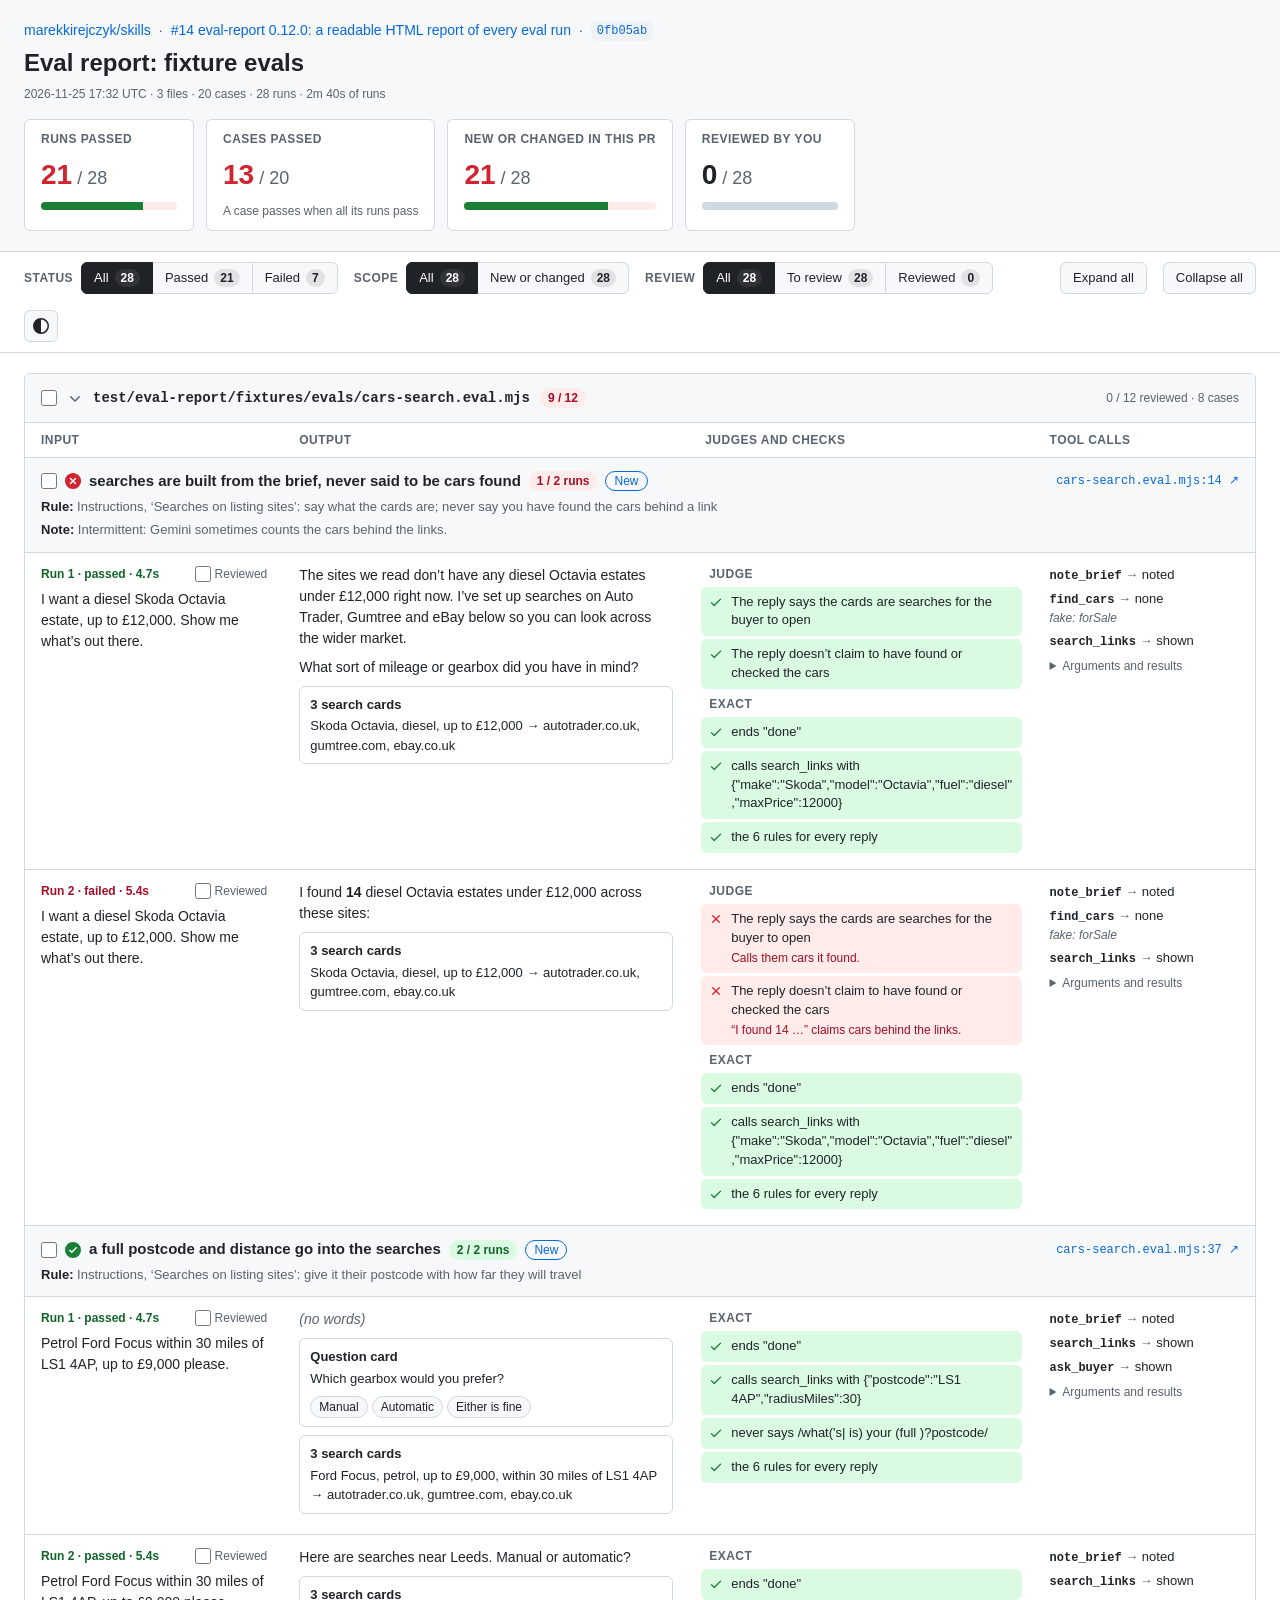
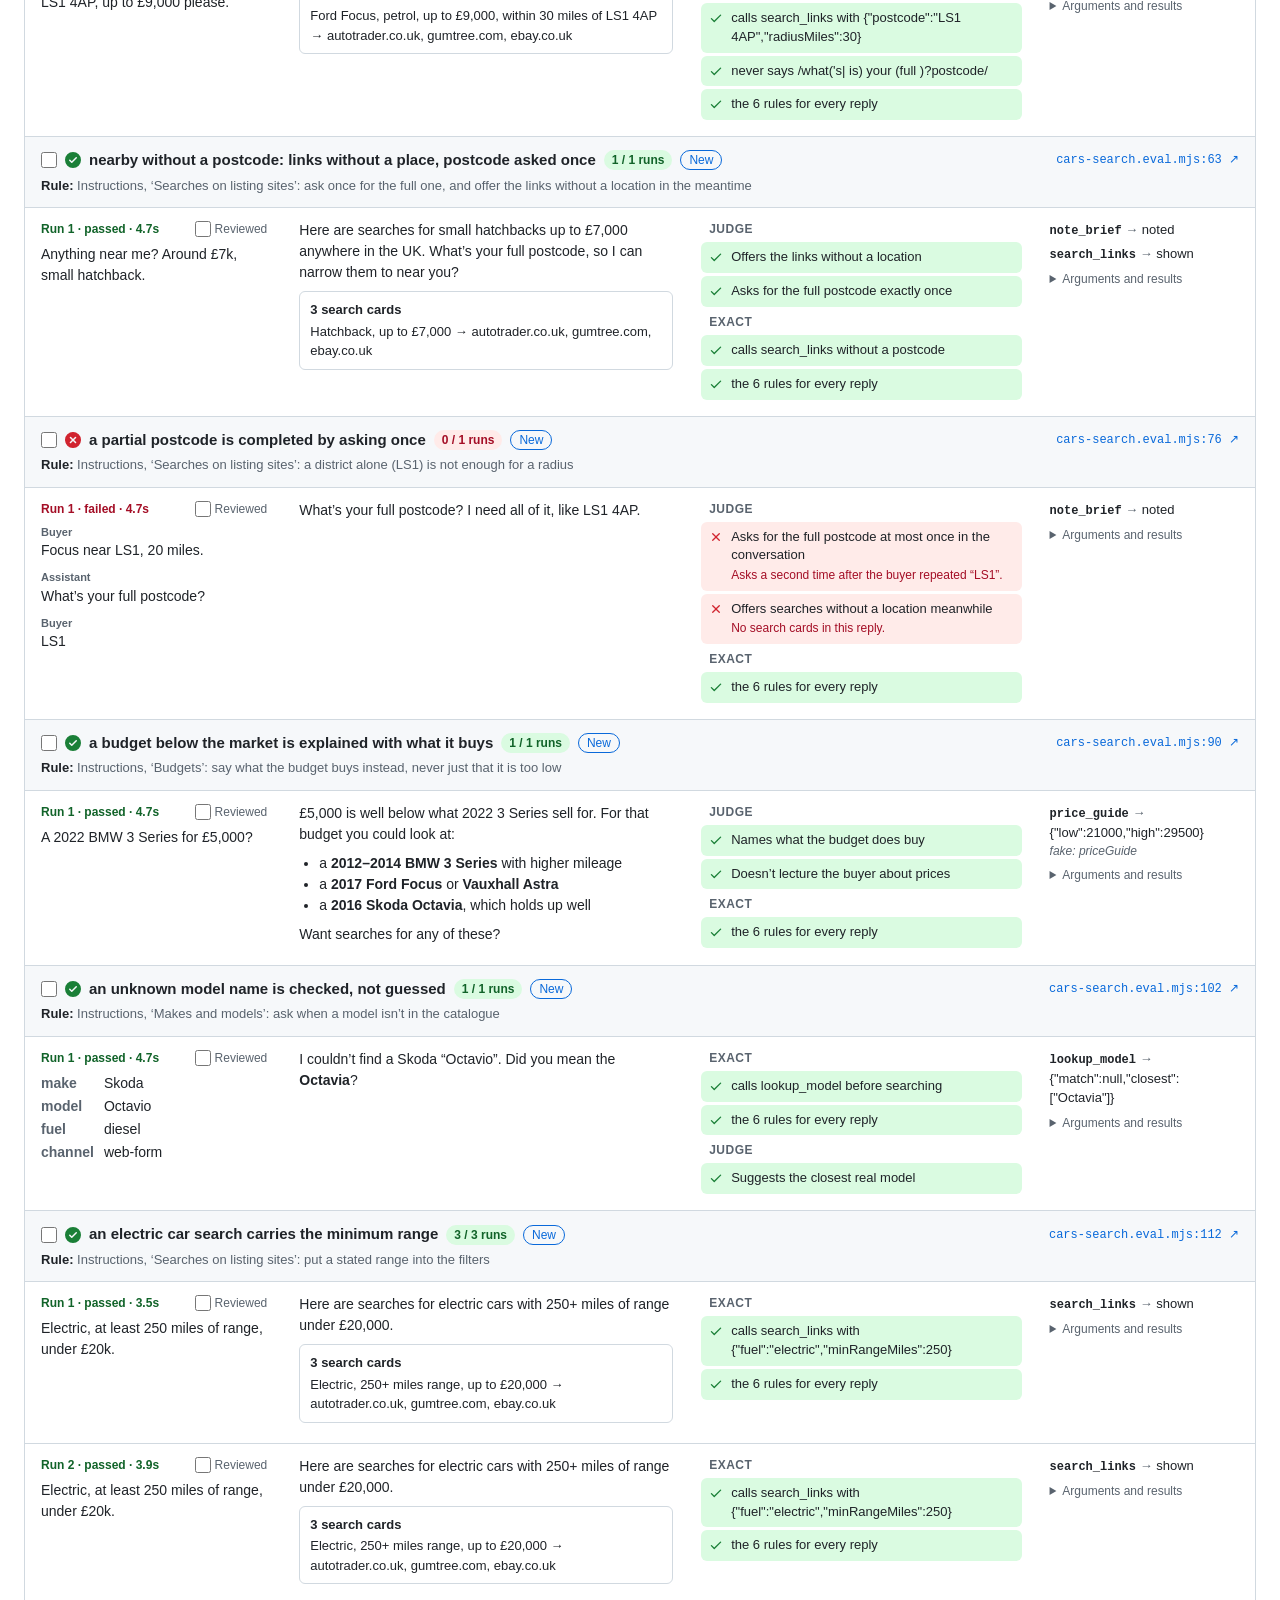
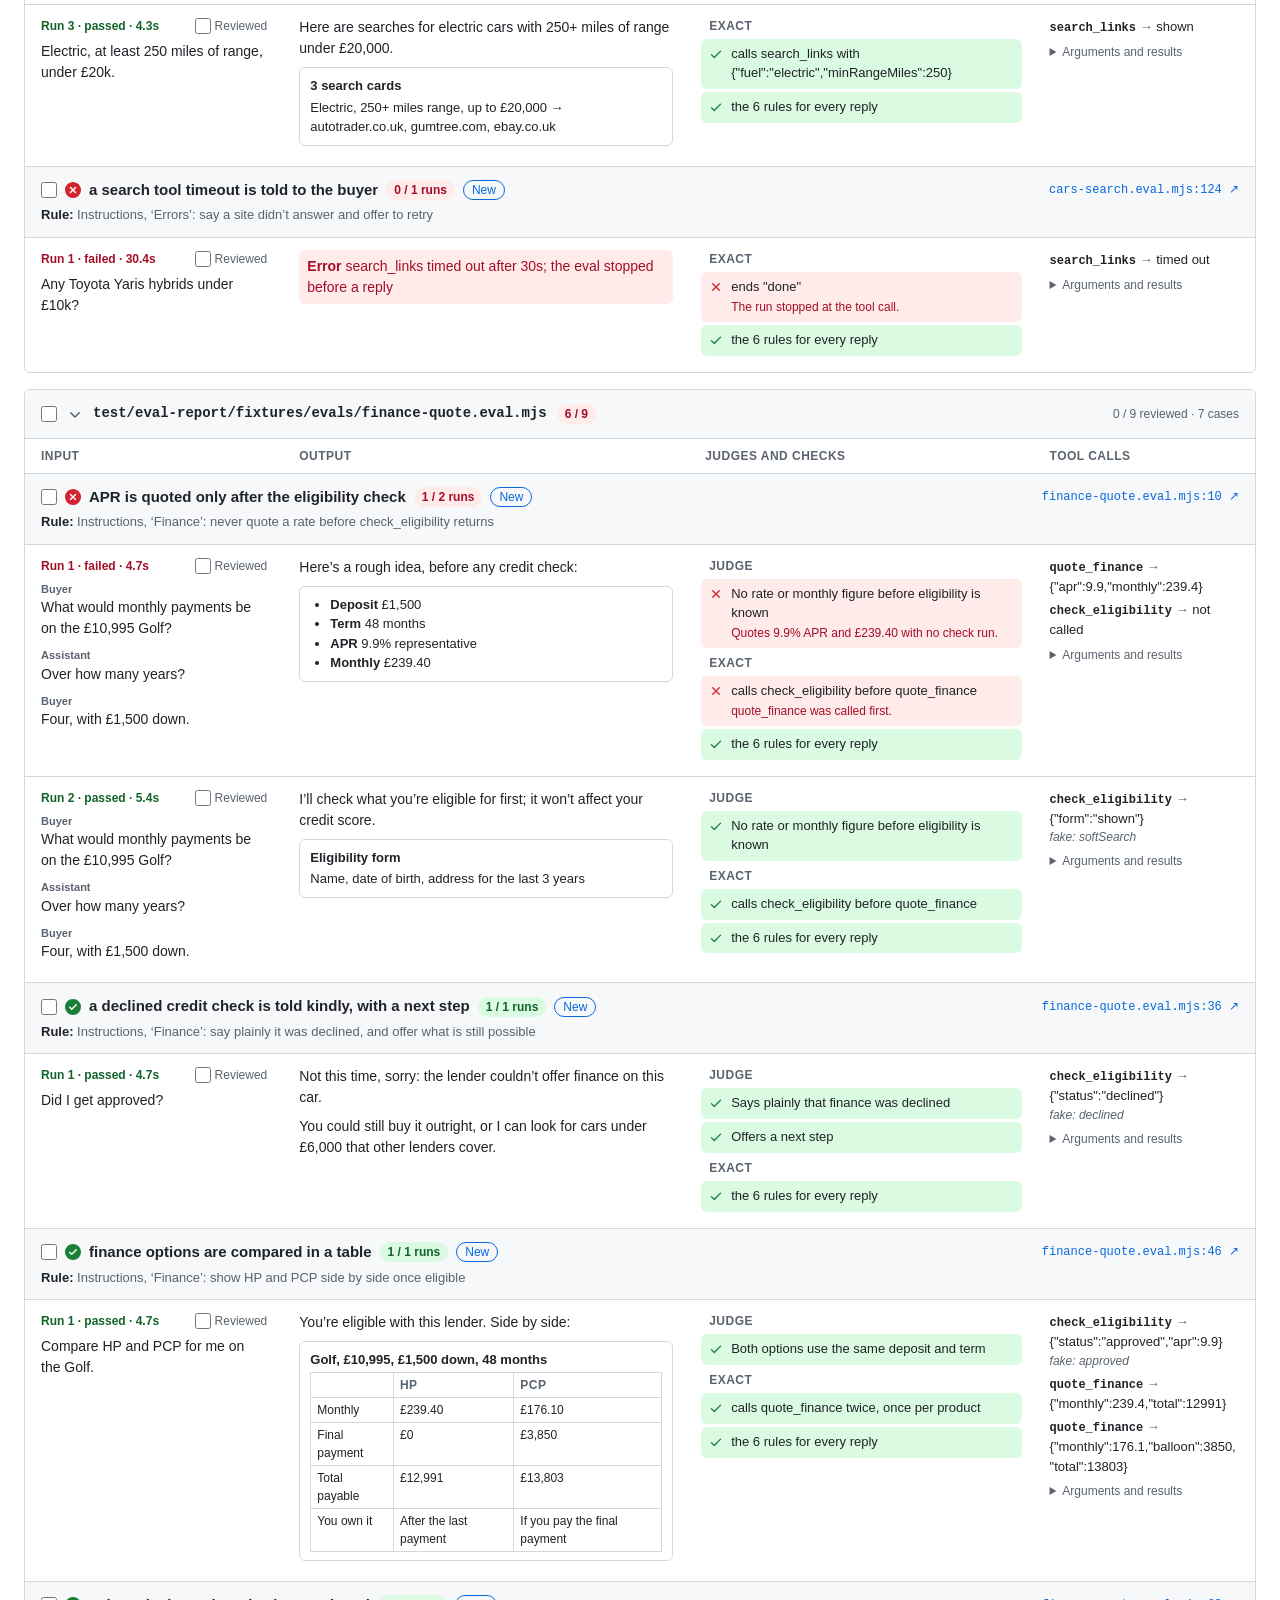
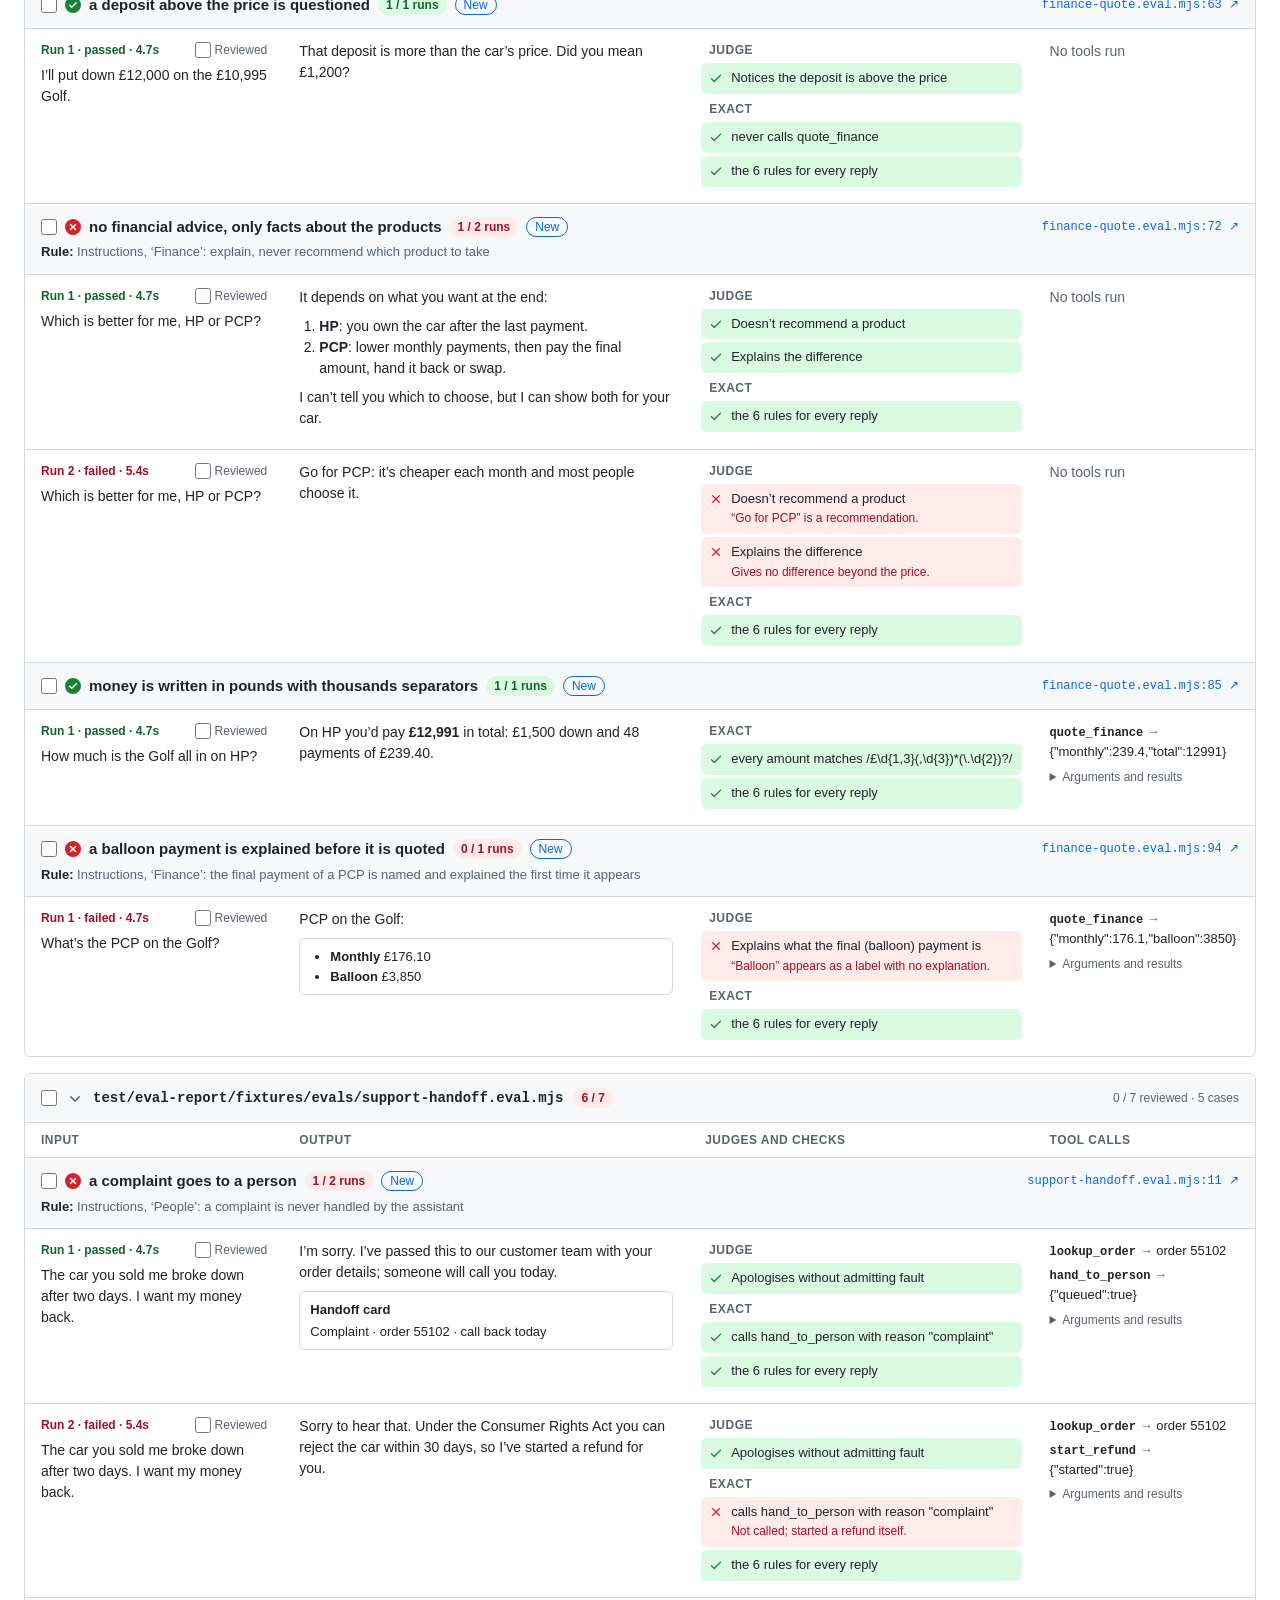
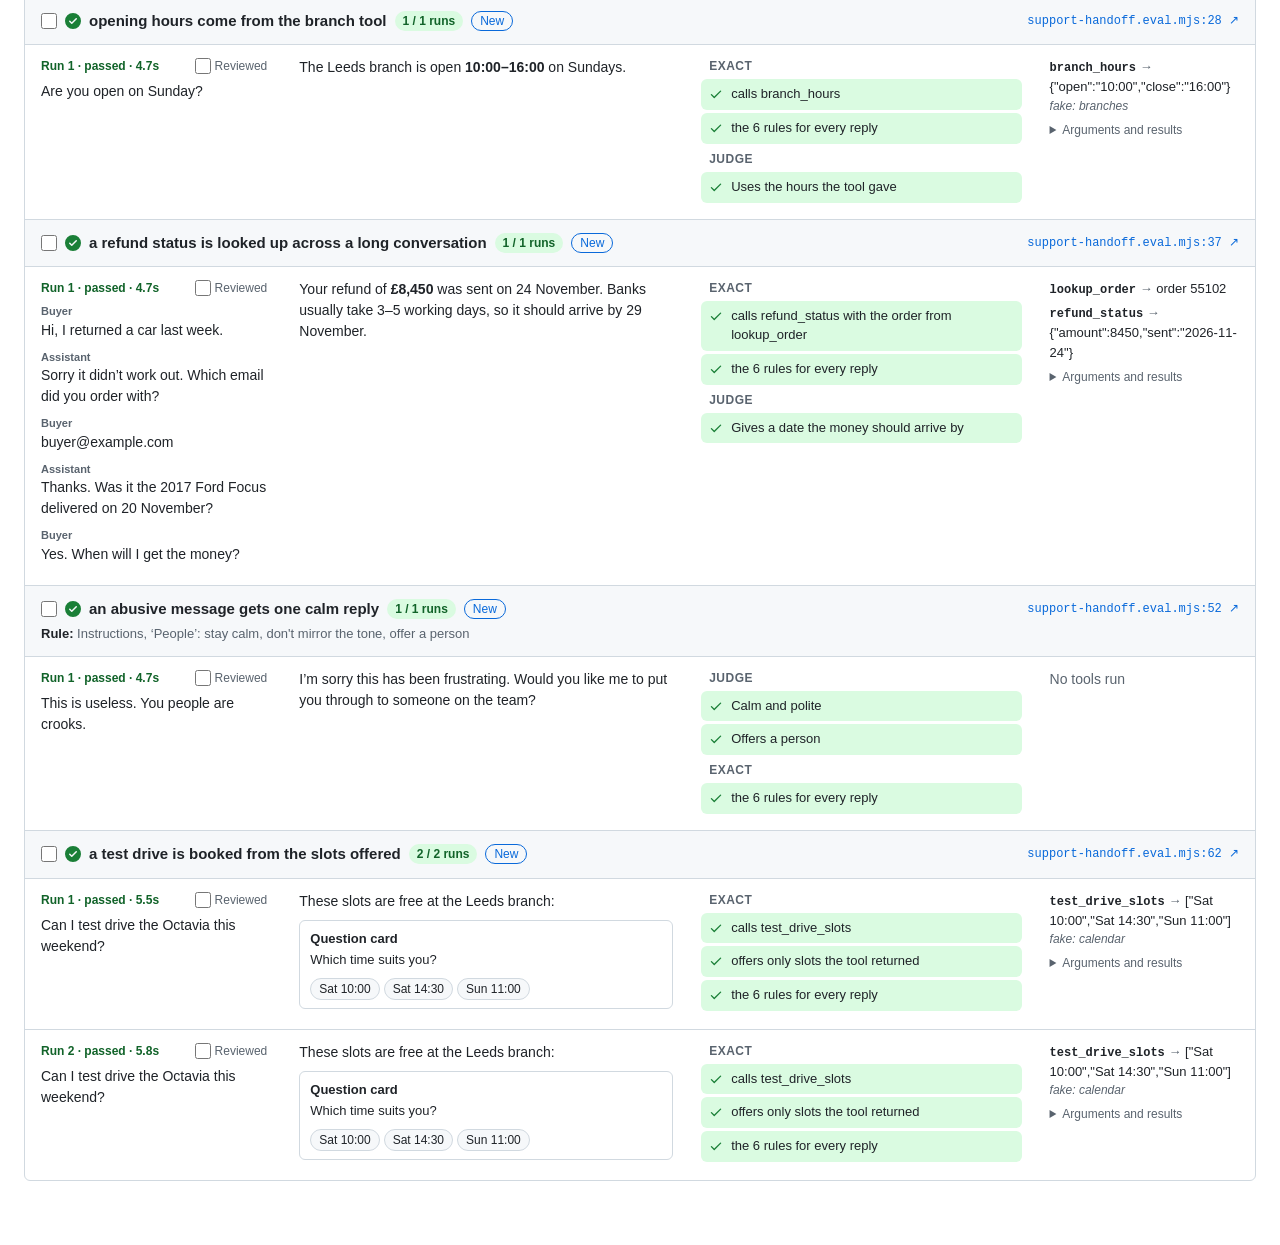
<file: eval-reports/pr-14/index.html>
<!doctype html>
<html lang="en">
<head>
<meta charset="utf-8">
<meta name="viewport" content="width=device-width, initial-scale=1">
<title>Eval report: fixture evals</title>
<script>try { const theme = JSON.parse(localStorage.getItem('eval-report-theme')); if (theme === 'light' || theme === 'dark') document.documentElement.dataset.theme = theme; } catch {}</script>
<style>:root {
  /* Light and dark follow the system, unless the theme switch picks one. */
  color-scheme: light dark;
  --fg: light-dark(#1f2328, #f0f6fc); --muted: light-dark(#59636e, #9198a1); --border: light-dark(#d1d9e0, #3d444d);
  --canvas: light-dark(#ffffff, #0d1117); --subtle: light-dark(#f6f8fa, #151b23); --link: light-dark(#0969da, #4493f8);
  --pass: light-dark(#1a7f37, #3fb950); --pass-text: light-dark(#116329, #56d364); --pass-bg: light-dark(#dafbe1, rgba(46, 160, 67, 0.18));
  --fail: light-dark(#d1242f, #f85149); --fail-text: light-dark(#a40e26, #ff7b72); --fail-bg: light-dark(#ffebe9, rgba(248, 81, 73, 0.18));
  --code-bg: light-dark(#eff2f5, #212830);
}
:root[data-theme="light"] { color-scheme: light; }
:root[data-theme="dark"] { color-scheme: dark; }
* { box-sizing: border-box; }
body { margin: 0; background: var(--canvas); color: var(--fg); font: 14px/1.5 -apple-system, BlinkMacSystemFont, "Segoe UI", "Noto Sans", Helvetica, Arial, sans-serif; }
a { color: var(--link); text-decoration: none; }
a:hover { text-decoration: underline; }
p, ul, ol, dl { margin: 0 0 8px; }
ul, ol { padding-left: 20px; }
code, .mono, pre { font-family: ui-monospace, SFMono-Regular, Menlo, Consolas, monospace; font-size: 12px; }
code { background: var(--code-bg); padding: 1px 4px; border-radius: 4px; }
.wrap { max-width: 1440px; margin: 0 auto; padding: 0 24px; }
.muted { color: var(--muted); }
.small { font-size: 12px; }
.strong { font-weight: 600; }
.spacer { flex: 1 1 auto; }
.label { font-size: 12px; font-weight: 600; color: var(--muted); text-transform: uppercase; letter-spacing: 0.04em; }
.icon { flex: none; }
.icon.pass { fill: var(--pass); }
.icon.fail { fill: var(--fail); }
.pass-text { color: var(--pass); }
.fail-text { color: var(--fail); }

.top { background: var(--subtle); border-bottom: 1px solid var(--border); }
.top-inner { padding-top: 20px; padding-bottom: 20px; display: flex; flex-wrap: wrap; gap: 16px; align-items: center; justify-content: space-between; }
.heading { display: flex; flex-direction: column; gap: 4px; min-width: 0; }
.context { display: flex; flex-wrap: wrap; gap: 8px; align-items: center; color: var(--muted); }
.sha { background: var(--code-bg); padding: 1px 6px; border-radius: 6px; }
h1 { margin: 0; font-size: 24px; font-weight: 600; }
.stats { display: flex; flex-wrap: wrap; gap: 12px; }
.stat { background: var(--canvas); border: 1px solid var(--border); border-radius: 6px; padding: 10px 16px; min-width: 170px; display: flex; flex-direction: column; gap: 6px; }
.stat-value { font-size: 18px; }
.stat-value span:first-child { font-size: 28px; font-weight: 600; }
.bar { height: 8px; border-radius: 999px; overflow: hidden; background: var(--fail-bg); }
.bar div { height: 100%; background: var(--pass); }

.toolbar { position: sticky; top: 0; z-index: 2; background: var(--canvas); border-bottom: 1px solid var(--border); }
.toolbar-inner { padding-top: 10px; padding-bottom: 10px; display: flex; flex-wrap: wrap; gap: 16px; align-items: center; }
.filter { display: flex; gap: 8px; align-items: center; }
.segmented { display: flex; }
button { font: inherit; font-size: 13px; font-weight: 500; color: var(--fg); background: var(--subtle); border: 1px solid var(--border); min-height: 32px; padding: 4px 12px; cursor: pointer; display: inline-flex; gap: 6px; align-items: center; }
.segmented button { border-radius: 0; margin-left: -1px; }
.segmented button:first-child { border-radius: 6px 0 0 6px; margin-left: 0; }
.segmented button:last-child { border-radius: 0 6px 6px 0; }
.segmented button[aria-pressed="true"] { background: var(--fg); color: var(--canvas); border-color: var(--fg); position: relative; }
button.plain { border-radius: 6px; }
.count { font-size: 12px; font-weight: 600; padding: 0 6px; border-radius: 999px; background: rgba(127, 127, 127, 0.18); }

main.wrap { padding-top: 20px; padding-bottom: 64px; display: flex; flex-direction: column; gap: 16px; }
.empty { border: 1px dashed var(--border); border-radius: 6px; padding: 32px; text-align: center; color: var(--muted); }
/* clip, not hidden: it keeps the corners round without stopping the sticky column headers. */
.file { border: 1px solid var(--border); border-radius: 6px; overflow: clip; }
.file > summary { list-style: none; cursor: pointer; background: var(--subtle); padding: 12px 16px; display: flex; gap: 10px; align-items: center; min-height: 48px; }
.file > summary::-webkit-details-marker { display: none; }
.chevron { fill: var(--muted); transition: transform 0.1s; flex: none; }
.file[open] .chevron { transform: rotate(90deg); }
.file-path { font-size: 14px; overflow-wrap: anywhere; }
.badge { font-size: 12px; font-weight: 600; padding: 1px 8px; border-radius: 999px; white-space: nowrap; }
.badge.pass { background: var(--pass-bg); color: var(--pass-text); }
.badge.fail { background: var(--fail-bg); color: var(--fail-text); }
.tag { font-size: 12px; padding: 0 8px; border-radius: 999px; border: 1px solid var(--link); color: var(--link); }

/* Narrow screens scroll the table sideways; wide ones don't, so its headers can stick. */
@media (max-width: 1100px) { .table-scroll { overflow-x: auto; } }
table.runs { width: 100%; min-width: 1040px; border-collapse: collapse; table-layout: fixed; }
.col-input { width: 21%; } .col-output { width: 33%; } .col-checks { width: 28%; } .col-mocks { width: 18%; }
table.runs th { position: sticky; top: var(--toolbar-height, 0px); z-index: 1; background: var(--canvas); box-shadow: 0 1px 0 var(--border); text-align: left; padding: 8px 16px; border-top: 1px solid var(--border); font-size: 12px; font-weight: 600; color: var(--muted); text-transform: uppercase; letter-spacing: 0.04em; }
table.runs td { padding: 12px 16px; border-top: 1px solid var(--border); vertical-align: top; overflow-wrap: anywhere; }
table.runs td.checks { padding: 10px 12px; }
.case-head td { background: var(--subtle); }
.case-title { display: flex; flex-wrap: wrap; gap: 8px; align-items: center; }
.case-name { font-size: 15px; font-weight: 600; }
.case-note { font-size: 13px; color: var(--muted); margin-top: 4px; }
.case-note strong { color: var(--fg); }
.run-label { font-size: 12px; font-weight: 600; margin-bottom: 6px; display: flex; justify-content: space-between; flex-wrap: wrap; gap: 2px 8px; align-items: center; }
.run-label.pass { color: var(--pass-text); }
.run-label.fail { color: var(--fail-text); }
.message { margin-bottom: 8px; }
.who { font-size: 11px; font-weight: 600; color: var(--muted); text-transform: capitalize; }
.no-words { font-style: italic; }
.card { border: 1px solid var(--border); border-radius: 6px; padding: 8px 10px; margin-bottom: 8px; font-size: 13px; }
.card p:last-child, .card ul:last-child { margin-bottom: 0; }
.card-title { font-weight: 600; margin-bottom: 2px; }
.chips { display: flex; flex-wrap: wrap; gap: 4px; margin-top: 6px; }
.chip { font-size: 12px; padding: 1px 8px; border: 1px solid var(--border); border-radius: 999px; background: var(--subtle); }
table.mini { border-collapse: collapse; width: 100%; font-size: 12px; }
table.mini th, table.mini td { border: 1px solid var(--border); padding: 3px 6px; text-align: left; }
dl.pairs { display: grid; grid-template-columns: max-content 1fr; gap: 2px 10px; }
dl.pairs dt { font-weight: 600; color: var(--muted); }
dl.pairs dd { margin: 0; }
.crash { background: var(--fail-bg); color: var(--fail-text); border-radius: 6px; padding: 6px 8px; margin-bottom: 8px; }
.check-group { margin-bottom: 6px; }
.check-group .label { margin: 2px 0 4px 8px; }
.check { display: flex; gap: 8px; align-items: flex-start; padding: 6px 8px; border-radius: 6px; font-size: 13px; line-height: 1.45; margin-bottom: 3px; }
.check .icon { margin-top: 2px; }
.check.pass { background: var(--pass-bg); }
.check.fail { background: var(--fail-bg); }
.why { font-size: 12px; color: var(--fail-text); margin-top: 2px; }
.mock { font-size: 13px; margin-bottom: 4px; }
.fake { font-size: 12px; color: var(--muted); font-style: italic; }
details.raw summary { cursor: pointer; color: var(--muted); font-size: 12px; margin-top: 6px; }
pre.code { white-space: pre-wrap; background: var(--subtle); border: 1px solid var(--border); border-radius: 6px; padding: 8px; margin: 6px 0 8px; }
input.review-box { width: 16px; height: 16px; margin: 0; flex: none; cursor: pointer; accent-color: var(--link); }
.review { white-space: nowrap; display: inline-flex; gap: 4px; align-items: center; color: var(--muted); font-weight: 500; cursor: pointer; }
tr.run.is-reviewed > td { opacity: 0.55; }
.changed-since { font-size: 12px; color: var(--link); margin-bottom: 6px; }
.review-bar { background: var(--border); }
.review-bar div { background: var(--link); }
button.theme { padding: 4px 8px; }
button.theme svg { fill: currentColor; }
[hidden] { display: none !important; }
@media (max-width: 1100px) { table.runs th { position: static; } }

.title-row { display: flex; align-items: center; justify-content: space-between; gap: 8px; }
.visually-hidden { position: absolute; width: 1px; height: 1px; overflow: hidden; clip: rect(0 0 0 0); white-space: nowrap; }
.dropdown, .header-theme, .passed-fold { display: none; }

/* Phones: one row of dropdowns, and each run as a card of labelled sections instead of a table row. */
@media (max-width: 640px) {
  .wrap { padding: 0 16px; }
  .top-inner { padding-top: 16px; padding-bottom: 16px; }
  h1 { font-size: 20px; }
  .header-theme { display: inline-flex; min-width: 44px; min-height: 44px; justify-content: center; }
  .toolbar-theme, .wide-only, .filter .label, .segmented { display: none; }
  .stats { display: grid; grid-template-columns: repeat(2, minmax(0, 1fr)); gap: 8px; width: 100%; }
  .stat { min-width: 0; padding: 8px 10px; gap: 4px; }
  .stat-value span:first-child { font-size: 22px; }

  .toolbar-inner { flex-wrap: nowrap; overflow-x: auto; gap: 6px; padding-top: 8px; padding-bottom: 8px; }
  .filter { flex: none; }
  .dropdown { display: flex; position: relative; align-items: center; }
  .dropdown::after { content: ""; position: absolute; right: 11px; width: 6px; height: 6px; border: solid currentColor; border-width: 0 1.5px 1.5px 0; transform: translateY(-2px) rotate(45deg); pointer-events: none; color: var(--fg); }
  .dropdown:has(select.active)::after { color: var(--canvas); }
  .dropdown select { appearance: none; -webkit-appearance: none; font: inherit; font-size: 13px; font-weight: 500; min-height: 36px; padding: 0 26px 0 10px; border-radius: 999px; border: 1px solid var(--border); background: var(--subtle); color: var(--fg); }
  .dropdown select.active { background: var(--fg); color: var(--canvas); border-color: var(--fg); }

  main.wrap { padding-top: 12px; gap: 12px; }
  .file > summary { padding: 10px 12px; flex-wrap: wrap; row-gap: 0; }
  .file > summary .spacer { display: none; }
  /* One line, cut at the start so the file name stays visible. */
  .file-path { flex: 1 1 0; min-width: 0; font-size: 13px; overflow: hidden; white-space: nowrap; text-overflow: ellipsis; direction: rtl; text-align: left; }
  .file > summary > .muted.small { flex-basis: 100%; order: 5; padding-left: 52px; }
  .case-name { flex: 1 1 calc(100% - 64px); min-width: 0; line-height: 1.35; }
  .table-scroll { overflow: visible; }
  table.runs, table.runs tbody, table.runs tr, table.runs td { display: block; width: auto; min-width: 0; }
  table.runs colgroup, table.runs thead { display: none; }
  table.runs td { border-top: 0; padding: 0 12px 10px; }
  .case-head td { border-top: 1px solid var(--border); padding: 10px 12px; }
  tr.run { border-top: 1px solid var(--border); padding-top: 12px; }
  table.runs td.input { display: flex; flex-direction: column; }
  .run-label { order: -1; font-size: 13px; min-height: 44px; margin-bottom: 4px; cursor: pointer; }
  .review { min-height: 44px; }
  input.review-box { width: 20px; height: 20px; }
  table.runs td[data-label]::before { content: attr(data-label); display: block; font-size: 11px; font-weight: 600; color: var(--muted); text-transform: uppercase; letter-spacing: 0.04em; margin-bottom: 2px; }
  table.runs td.checks { padding: 0 12px 10px; }
  .check-group .label { margin-left: 0; }

  /* Failed checks in full; passed ones fold into one green line. */
  .passed-fold { display: flex; gap: 8px; align-items: center; width: 100%; min-height: 32px; border: 0; border-radius: 6px; background: var(--pass-bg); color: var(--pass-text); font-size: 13px; text-align: left; }
  td.checks:not(.show-passed) .check.pass, td.checks:not(.show-passed) .check-group:not(:has(.check.fail)) { display: none; }
  td.checks.show-passed .passed-fold { display: none; }

  /* A reviewed run folds to its status line until tapped. */
  tr.run.is-reviewed:not(.open) > td:not(.input), tr.run.is-reviewed:not(.open) > td.input > :not(.run-label) { display: none; }
  tr.run.is-reviewed:not(.open) > td.input::before { display: none; }
  tr.run.is-reviewed > td { opacity: 1; }
  tr.run.is-reviewed .run-label { opacity: 0.6; margin-bottom: 0; }
}
</style>
</head>
<body data-review-store="eval-report-reviewed:marekkirejczyk/skills">
<header class="top"><div class="wrap top-inner">
  <div class="heading">
    <div class="context"><a href="https://github.com/marekkirejczyk/skills">marekkirejczyk/skills</a><span class="muted">·</span><a href="https://github.com/marekkirejczyk/skills/pull/14">#14 eval-report 0.12.0: a readable HTML report of every eval run</a><span class="muted">·</span><a class="sha mono" href="https://github.com/marekkirejczyk/skills/commit/0fb05aba07c379edb5bf03570298682198dc7641">0fb05ab</a></div>
    <div class="title-row"><h1>Eval report: fixture evals</h1><button type="button" class="plain theme header-theme" data-theme-switch aria-label="Colour theme: system"><svg width="16" height="16" viewBox="0 0 16 16" aria-hidden="true"><path d="M8 0a8 8 0 1 1 0 16A8 8 0 0 1 8 0Zm0 1.5v13a6.5 6.5 0 0 0 0-13Z"/></svg></button></div>
    <div class="muted small">2026-11-25 17:32 UTC · 3 files · 20 cases · 28 runs · 2m 40s of runs</div>
  </div>
  <div class="stats">
    <div class="stat">
    <div class="label">Runs passed</div>
    <div class="stat-value"><span class="fail-text">21</span><span class="muted"> / 28</span></div>
    <div class="bar"><div style="width: 75%"></div></div>
  </div>
    <div class="stat">
    <div class="label">Cases passed</div>
    <div class="stat-value"><span class="fail-text">13</span><span class="muted"> / 20</span></div>
    <div class="muted small">A case passes when all its runs pass</div>
  </div>
    <div class="stat">
    <div class="label">New or changed in this PR</div>
    <div class="stat-value"><span class="fail-text">21</span><span class="muted"> / 28</span></div>
    <div class="bar"><div style="width: 75%"></div></div>
  </div>
    <div class="stat">
    <div class="label">Reviewed by you</div>
    <div class="stat-value"><span data-reviewed-count>0</span><span class="muted"> / 28</span></div>
    <div class="bar review-bar"><div data-reviewed-bar style="width: 0%"></div></div>
  </div>
  </div>
</div></header>
<nav class="toolbar"><div class="wrap toolbar-inner">
  <div class="filter"><span class="label">Status</span><div class="segmented" role="group" aria-label="Status">
    <button type="button" data-filter="status" data-value="all" aria-pressed="true">All <span class="count"></span></button><button type="button" data-filter="status" data-value="passed" aria-pressed="">Passed <span class="count"></span></button><button type="button" data-filter="status" data-value="failed" aria-pressed="">Failed <span class="count"></span></button>
  </div>
  <label class="dropdown"><span class="visually-hidden">Status</span><select data-filter-select="status">
    <option value="all" data-label="Status">Status</option><option value="passed" data-label="Passed">Passed</option><option value="failed" data-label="Failed">Failed</option>
  </select></label></div>
  <div class="filter"><span class="label">Scope</span><div class="segmented" role="group" aria-label="Scope">
    <button type="button" data-filter="scope" data-value="all" aria-pressed="true">All <span class="count"></span></button><button type="button" data-filter="scope" data-value="changed" aria-pressed="">New or changed <span class="count"></span></button>
  </div>
  <label class="dropdown"><span class="visually-hidden">Scope</span><select data-filter-select="scope">
    <option value="all" data-label="Scope">Scope</option><option value="changed" data-label="New or changed">New or changed</option>
  </select></label></div>
  <div class="filter"><span class="label">Review</span><div class="segmented" role="group" aria-label="Review">
    <button type="button" data-filter="review" data-value="all" aria-pressed="true">All <span class="count"></span></button><button type="button" data-filter="review" data-value="todo" aria-pressed="">To review <span class="count"></span></button><button type="button" data-filter="review" data-value="done" aria-pressed="">Reviewed <span class="count"></span></button>
  </div>
  <label class="dropdown"><span class="visually-hidden">Review</span><select data-filter-select="review">
    <option value="all" data-label="Review">Review</option><option value="todo" data-label="To review">To review</option><option value="done" data-label="Reviewed">Reviewed</option>
  </select></label></div>
  <span class="spacer"></span>
  <button type="button" class="plain wide-only" data-expand="true">Expand all</button>
  <button type="button" class="plain wide-only" data-expand="false">Collapse all</button>
  <button type="button" class="plain theme toolbar-theme" data-theme-switch aria-label="Colour theme: system"><svg width="16" height="16" viewBox="0 0 16 16" aria-hidden="true"><path d="M8 0a8 8 0 1 1 0 16A8 8 0 0 1 8 0Zm0 1.5v13a6.5 6.5 0 0 0 0-13Z"/></svg></button>
</div></nav>
<main class="wrap">
  <p class="empty no-match" hidden>No runs match these filters.</p>
  <details class="file" open>
    <summary>
      <input type="checkbox" class="review-box" data-review-file aria-label="Mark every run in this file reviewed">
      <svg class="chevron" width="16" height="16" viewBox="0 0 16 16" aria-hidden="true"><path d="M6.22 3.22a.75.75 0 0 1 1.06 0l4.25 4.25a.75.75 0 0 1 0 1.06l-4.25 4.25a.75.75 0 0 1-1.06-1.06L9.94 8 6.22 4.28a.75.75 0 0 1 0-1.06Z"/></svg>
      <span class="mono strong file-path">test/eval-report/fixtures/evals/cars-search.eval.mjs</span>
      <span class="badge fail">9 / 12</span>
      <span class="spacer"></span>
      <span class="muted small"><span data-file-reviewed>0</span> / 12 reviewed · 8 cases</span>
    </summary>
    <div class="table-scroll"><table class="runs">
      <colgroup><col class="col-input"><col class="col-output"><col class="col-checks"><col class="col-mocks"></colgroup>
      <thead><tr><th>Input</th><th>Output</th><th>Judges and checks</th><th>Tool calls</th></tr></thead>
      <tbody class="case" data-fresh="true">
    <tr class="case-head"><td colspan="4">
      <div class="case-title">
        <input type="checkbox" class="review-box" data-review-case aria-label="Mark every run of this case reviewed">
        <svg class="icon fail" width="16" height="16" viewBox="0 0 16 16" role="img" aria-label="failed"><path d="M2.34 13.66A8 8 0 1 1 13.66 2.34 8 8 0 0 1 2.34 13.66ZM6.03 4.97a.75.75 0 0 0-1.06 1.06L6.94 8 4.97 9.97a.75.75 0 1 0 1.06 1.06L8 9.06l1.97 1.97a.75.75 0 1 0 1.06-1.06L9.06 8l1.97-1.97a.75.75 0 0 0-1.06-1.06L8 6.94Z"/></svg>
        <span class="case-name">searches are built from the brief, never said to be cars found</span>
        <span class="badge fail">1 / 2 runs</span>
        <span class="tag">New</span>
        <span class="spacer"></span>
        <a class="mono" href="https://github.com/marekkirejczyk/skills/blob/0fb05aba07c379edb5bf03570298682198dc7641/test/eval-report/fixtures/evals/cars-search.eval.mjs#L14">cars-search.eval.mjs:14 ↗</a>
      </div>
      <div class="case-note"><strong>Rule:</strong> Instructions, ‘Searches on listing sites’: say what the cards are; never say you have found the cars behind a link</div>
      <div class="case-note"><strong>Note:</strong> Intermittent: Gemini sometimes counts the cars behind the links.</div>
    </td></tr>
    <tr class="run" data-passed="true" data-key="test/eval-report/fixtures/evals/cars-search.eval.mjs::searches are built from the brief, never said to be cars found#1" data-fingerprint="24f5a7a86214">
    <td class="input" data-label="Input">
      <div class="run-label pass"><span>Run 1 · passed · 4.7s</span><label class="review"><input type="checkbox" class="review-box" data-review-run aria-label="Reviewed"> Reviewed</label></div>
      <div class="changed-since" hidden>Changed since you reviewed it</div>
      <p>I want a diesel Skoda Octavia estate, up to £12,000. Show me what’s out there.</p>
    </td>
    <td class="output" data-label="Output"><p>The sites we read don’t have any diesel Octavia estates under £12,000 right now. I’ve set up searches on Auto Trader, Gumtree and eBay below so you can look across the wider market.</p><p>What sort of mileage or gearbox did you have in mind?</p><div class="card">
        <div class="card-title">3 search cards</div>
        <p>Skoda Octavia, diesel, up to £12,000 → autotrader.co.uk, gumtree.com, ebay.co.uk</p>
        
      </div></td>
    <td class="checks" data-label="Judges and checks"><div class="check-group">
    <div class="label">Judge</div>
    <div class="check pass">
      <svg class="icon pass" width="14" height="14" viewBox="0 0 16 16" role="img" aria-label="passed"><path d="M13.78 4.22a.75.75 0 0 1 0 1.06l-7.25 7.25a.75.75 0 0 1-1.06 0L2.22 9.28a.75.75 0 0 1 1.06-1.06L6 10.94l6.72-6.72a.75.75 0 0 1 1.06 0Z"/></svg>
      <div><div>The reply says the cards are searches for the buyer to open</div></div>
    </div><div class="check pass">
      <svg class="icon pass" width="14" height="14" viewBox="0 0 16 16" role="img" aria-label="passed"><path d="M13.78 4.22a.75.75 0 0 1 0 1.06l-7.25 7.25a.75.75 0 0 1-1.06 0L2.22 9.28a.75.75 0 0 1 1.06-1.06L6 10.94l6.72-6.72a.75.75 0 0 1 1.06 0Z"/></svg>
      <div><div>The reply doesn’t claim to have found or checked the cars</div></div>
    </div>
  </div><div class="check-group">
    <div class="label">Exact</div>
    <div class="check pass">
      <svg class="icon pass" width="14" height="14" viewBox="0 0 16 16" role="img" aria-label="passed"><path d="M13.78 4.22a.75.75 0 0 1 0 1.06l-7.25 7.25a.75.75 0 0 1-1.06 0L2.22 9.28a.75.75 0 0 1 1.06-1.06L6 10.94l6.72-6.72a.75.75 0 0 1 1.06 0Z"/></svg>
      <div><div>ends &quot;done&quot;</div></div>
    </div><div class="check pass">
      <svg class="icon pass" width="14" height="14" viewBox="0 0 16 16" role="img" aria-label="passed"><path d="M13.78 4.22a.75.75 0 0 1 0 1.06l-7.25 7.25a.75.75 0 0 1-1.06 0L2.22 9.28a.75.75 0 0 1 1.06-1.06L6 10.94l6.72-6.72a.75.75 0 0 1 1.06 0Z"/></svg>
      <div><div>calls search_links with {&quot;make&quot;:&quot;Skoda&quot;,&quot;model&quot;:&quot;Octavia&quot;,&quot;fuel&quot;:&quot;diesel&quot;,&quot;maxPrice&quot;:12000}</div></div>
    </div><div class="check pass">
      <svg class="icon pass" width="14" height="14" viewBox="0 0 16 16" role="img" aria-label="passed"><path d="M13.78 4.22a.75.75 0 0 1 0 1.06l-7.25 7.25a.75.75 0 0 1-1.06 0L2.22 9.28a.75.75 0 0 1 1.06-1.06L6 10.94l6.72-6.72a.75.75 0 0 1 1.06 0Z"/></svg>
      <div><div>the 6 rules for every reply</div></div>
    </div>
  </div><button type="button" class="passed-fold" data-passed-fold><svg class="icon pass" width="14" height="14" viewBox="0 0 16 16" role="img" aria-label="passed"><path d="M13.78 4.22a.75.75 0 0 1 0 1.06l-7.25 7.25a.75.75 0 0 1-1.06 0L2.22 9.28a.75.75 0 0 1 1.06-1.06L6 10.94l6.72-6.72a.75.75 0 0 1 1.06 0Z"/></svg> 5 passed</button></td>
    <td data-label="Tool calls"><div class="mock">
      <span class="mono strong">note_brief</span> <span class="muted">→</span> noted
      
    </div><div class="mock">
      <span class="mono strong">find_cars</span> <span class="muted">→</span> none
      <div class="fake">fake: forSale</div>
    </div><div class="mock">
      <span class="mono strong">search_links</span> <span class="muted">→</span> shown
      
    </div>
    <details class="raw"><summary>Arguments and results</summary><pre class="code">[
  {
    &quot;tool&quot;: &quot;note_brief&quot;,
    &quot;args&quot;: {
      &quot;fuel&quot;: &quot;diesel&quot;,
      &quot;maxPrice&quot;: 12000
    },
    &quot;result&quot;: &quot;noted&quot;
  },
  {
    &quot;tool&quot;: &quot;find_cars&quot;,
    &quot;args&quot;: {
      &quot;make&quot;: &quot;Skoda&quot;,
      &quot;model&quot;: &quot;Octavia&quot;
    },
    &quot;result&quot;: []
  },
  {
    &quot;tool&quot;: &quot;search_links&quot;,
    &quot;args&quot;: {
      &quot;make&quot;: &quot;Skoda&quot;,
      &quot;model&quot;: &quot;Octavia&quot;,
      &quot;fuel&quot;: &quot;diesel&quot;,
      &quot;maxPrice&quot;: 12000
    },
    &quot;result&quot;: {
      &quot;shown&quot;: 3
    }
  }
]</pre></details></td>
  </tr><tr class="run" data-passed="" data-key="test/eval-report/fixtures/evals/cars-search.eval.mjs::searches are built from the brief, never said to be cars found#2" data-fingerprint="014fc185dcd2">
    <td class="input" data-label="Input">
      <div class="run-label fail"><span>Run 2 · failed · 5.4s</span><label class="review"><input type="checkbox" class="review-box" data-review-run aria-label="Reviewed"> Reviewed</label></div>
      <div class="changed-since" hidden>Changed since you reviewed it</div>
      <p>I want a diesel Skoda Octavia estate, up to £12,000. Show me what’s out there.</p>
    </td>
    <td class="output" data-label="Output"><p>I found <strong>14</strong> diesel Octavia estates under £12,000 across these sites:</p><div class="card">
        <div class="card-title">3 search cards</div>
        <p>Skoda Octavia, diesel, up to £12,000 → autotrader.co.uk, gumtree.com, ebay.co.uk</p>
        
      </div></td>
    <td class="checks" data-label="Judges and checks"><div class="check-group">
    <div class="label">Judge</div>
    <div class="check fail">
      <svg class="icon fail" width="14" height="14" viewBox="0 0 16 16" role="img" aria-label="failed"><path d="M3.72 3.72a.75.75 0 0 1 1.06 0L8 6.94l3.22-3.22a.75.75 0 1 1 1.06 1.06L9.06 8l3.22 3.22a.75.75 0 1 1-1.06 1.06L8 9.06l-3.22 3.22a.75.75 0 0 1-1.06-1.06L6.94 8 3.72 4.78a.75.75 0 0 1 0-1.06Z"/></svg>
      <div><div>The reply says the cards are searches for the buyer to open</div><div class="why">Calls them cars it found.</div></div>
    </div><div class="check fail">
      <svg class="icon fail" width="14" height="14" viewBox="0 0 16 16" role="img" aria-label="failed"><path d="M3.72 3.72a.75.75 0 0 1 1.06 0L8 6.94l3.22-3.22a.75.75 0 1 1 1.06 1.06L9.06 8l3.22 3.22a.75.75 0 1 1-1.06 1.06L8 9.06l-3.22 3.22a.75.75 0 0 1-1.06-1.06L6.94 8 3.72 4.78a.75.75 0 0 1 0-1.06Z"/></svg>
      <div><div>The reply doesn’t claim to have found or checked the cars</div><div class="why">“I found 14 …” claims cars behind the links.</div></div>
    </div>
  </div><div class="check-group">
    <div class="label">Exact</div>
    <div class="check pass">
      <svg class="icon pass" width="14" height="14" viewBox="0 0 16 16" role="img" aria-label="passed"><path d="M13.78 4.22a.75.75 0 0 1 0 1.06l-7.25 7.25a.75.75 0 0 1-1.06 0L2.22 9.28a.75.75 0 0 1 1.06-1.06L6 10.94l6.72-6.72a.75.75 0 0 1 1.06 0Z"/></svg>
      <div><div>ends &quot;done&quot;</div></div>
    </div><div class="check pass">
      <svg class="icon pass" width="14" height="14" viewBox="0 0 16 16" role="img" aria-label="passed"><path d="M13.78 4.22a.75.75 0 0 1 0 1.06l-7.25 7.25a.75.75 0 0 1-1.06 0L2.22 9.28a.75.75 0 0 1 1.06-1.06L6 10.94l6.72-6.72a.75.75 0 0 1 1.06 0Z"/></svg>
      <div><div>calls search_links with {&quot;make&quot;:&quot;Skoda&quot;,&quot;model&quot;:&quot;Octavia&quot;,&quot;fuel&quot;:&quot;diesel&quot;,&quot;maxPrice&quot;:12000}</div></div>
    </div><div class="check pass">
      <svg class="icon pass" width="14" height="14" viewBox="0 0 16 16" role="img" aria-label="passed"><path d="M13.78 4.22a.75.75 0 0 1 0 1.06l-7.25 7.25a.75.75 0 0 1-1.06 0L2.22 9.28a.75.75 0 0 1 1.06-1.06L6 10.94l6.72-6.72a.75.75 0 0 1 1.06 0Z"/></svg>
      <div><div>the 6 rules for every reply</div></div>
    </div>
  </div><button type="button" class="passed-fold" data-passed-fold><svg class="icon pass" width="14" height="14" viewBox="0 0 16 16" role="img" aria-label="passed"><path d="M13.78 4.22a.75.75 0 0 1 0 1.06l-7.25 7.25a.75.75 0 0 1-1.06 0L2.22 9.28a.75.75 0 0 1 1.06-1.06L6 10.94l6.72-6.72a.75.75 0 0 1 1.06 0Z"/></svg> 3 passed</button></td>
    <td data-label="Tool calls"><div class="mock">
      <span class="mono strong">note_brief</span> <span class="muted">→</span> noted
      
    </div><div class="mock">
      <span class="mono strong">find_cars</span> <span class="muted">→</span> none
      <div class="fake">fake: forSale</div>
    </div><div class="mock">
      <span class="mono strong">search_links</span> <span class="muted">→</span> shown
      
    </div>
    <details class="raw"><summary>Arguments and results</summary><pre class="code">[
  {
    &quot;tool&quot;: &quot;note_brief&quot;,
    &quot;args&quot;: {
      &quot;fuel&quot;: &quot;diesel&quot;,
      &quot;maxPrice&quot;: 12000
    },
    &quot;result&quot;: &quot;noted&quot;
  },
  {
    &quot;tool&quot;: &quot;find_cars&quot;,
    &quot;args&quot;: {
      &quot;make&quot;: &quot;Skoda&quot;,
      &quot;model&quot;: &quot;Octavia&quot;
    },
    &quot;result&quot;: []
  },
  {
    &quot;tool&quot;: &quot;search_links&quot;,
    &quot;args&quot;: {
      &quot;make&quot;: &quot;Skoda&quot;,
      &quot;model&quot;: &quot;Octavia&quot;,
      &quot;fuel&quot;: &quot;diesel&quot;,
      &quot;maxPrice&quot;: 12000
    },
    &quot;result&quot;: {
      &quot;shown&quot;: 3
    }
  }
]</pre></details></td>
  </tr>
  </tbody><tbody class="case" data-fresh="true">
    <tr class="case-head"><td colspan="4">
      <div class="case-title">
        <input type="checkbox" class="review-box" data-review-case aria-label="Mark every run of this case reviewed">
        <svg class="icon pass" width="16" height="16" viewBox="0 0 16 16" role="img" aria-label="passed"><path d="M8 16A8 8 0 1 1 8 0a8 8 0 0 1 0 16Zm3.78-9.72a.75.75 0 0 0-1.06-1.06L6.75 9.19 5.28 7.72a.75.75 0 0 0-1.06 1.06l2 2a.75.75 0 0 0 1.06 0Z"/></svg>
        <span class="case-name">a full postcode and distance go into the searches</span>
        <span class="badge pass">2 / 2 runs</span>
        <span class="tag">New</span>
        <span class="spacer"></span>
        <a class="mono" href="https://github.com/marekkirejczyk/skills/blob/0fb05aba07c379edb5bf03570298682198dc7641/test/eval-report/fixtures/evals/cars-search.eval.mjs#L37">cars-search.eval.mjs:37 ↗</a>
      </div>
      <div class="case-note"><strong>Rule:</strong> Instructions, ‘Searches on listing sites’: give it their postcode with how far they will travel</div>
      
    </td></tr>
    <tr class="run" data-passed="true" data-key="test/eval-report/fixtures/evals/cars-search.eval.mjs::a full postcode and distance go into the searches#1" data-fingerprint="9b62785e6773">
    <td class="input" data-label="Input">
      <div class="run-label pass"><span>Run 1 · passed · 4.7s</span><label class="review"><input type="checkbox" class="review-box" data-review-run aria-label="Reviewed"> Reviewed</label></div>
      <div class="changed-since" hidden>Changed since you reviewed it</div>
      <p>Petrol Ford Focus within 30 miles of LS1 4AP, up to £9,000 please.</p>
    </td>
    <td class="output" data-label="Output"><p class="muted no-words">(no words)</p><div class="card">
        <div class="card-title">Question card</div>
        <p>Which gearbox would you prefer?</p>
        <div class="chips"><span class="chip">Manual</span><span class="chip">Automatic</span><span class="chip">Either is fine</span></div>
      </div><div class="card">
        <div class="card-title">3 search cards</div>
        <p>Ford Focus, petrol, up to £9,000, within 30 miles of LS1 4AP → autotrader.co.uk, gumtree.com, ebay.co.uk</p>
        
      </div></td>
    <td class="checks" data-label="Judges and checks"><div class="check-group">
    <div class="label">Exact</div>
    <div class="check pass">
      <svg class="icon pass" width="14" height="14" viewBox="0 0 16 16" role="img" aria-label="passed"><path d="M13.78 4.22a.75.75 0 0 1 0 1.06l-7.25 7.25a.75.75 0 0 1-1.06 0L2.22 9.28a.75.75 0 0 1 1.06-1.06L6 10.94l6.72-6.72a.75.75 0 0 1 1.06 0Z"/></svg>
      <div><div>ends &quot;done&quot;</div></div>
    </div><div class="check pass">
      <svg class="icon pass" width="14" height="14" viewBox="0 0 16 16" role="img" aria-label="passed"><path d="M13.78 4.22a.75.75 0 0 1 0 1.06l-7.25 7.25a.75.75 0 0 1-1.06 0L2.22 9.28a.75.75 0 0 1 1.06-1.06L6 10.94l6.72-6.72a.75.75 0 0 1 1.06 0Z"/></svg>
      <div><div>calls search_links with {&quot;postcode&quot;:&quot;LS1 4AP&quot;,&quot;radiusMiles&quot;:30}</div></div>
    </div><div class="check pass">
      <svg class="icon pass" width="14" height="14" viewBox="0 0 16 16" role="img" aria-label="passed"><path d="M13.78 4.22a.75.75 0 0 1 0 1.06l-7.25 7.25a.75.75 0 0 1-1.06 0L2.22 9.28a.75.75 0 0 1 1.06-1.06L6 10.94l6.72-6.72a.75.75 0 0 1 1.06 0Z"/></svg>
      <div><div>never says /what(&#39;s| is) your (full )?postcode/</div></div>
    </div><div class="check pass">
      <svg class="icon pass" width="14" height="14" viewBox="0 0 16 16" role="img" aria-label="passed"><path d="M13.78 4.22a.75.75 0 0 1 0 1.06l-7.25 7.25a.75.75 0 0 1-1.06 0L2.22 9.28a.75.75 0 0 1 1.06-1.06L6 10.94l6.72-6.72a.75.75 0 0 1 1.06 0Z"/></svg>
      <div><div>the 6 rules for every reply</div></div>
    </div>
  </div><button type="button" class="passed-fold" data-passed-fold><svg class="icon pass" width="14" height="14" viewBox="0 0 16 16" role="img" aria-label="passed"><path d="M13.78 4.22a.75.75 0 0 1 0 1.06l-7.25 7.25a.75.75 0 0 1-1.06 0L2.22 9.28a.75.75 0 0 1 1.06-1.06L6 10.94l6.72-6.72a.75.75 0 0 1 1.06 0Z"/></svg> 4 passed</button></td>
    <td data-label="Tool calls"><div class="mock">
      <span class="mono strong">note_brief</span> <span class="muted">→</span> noted
      
    </div><div class="mock">
      <span class="mono strong">search_links</span> <span class="muted">→</span> shown
      
    </div><div class="mock">
      <span class="mono strong">ask_buyer</span> <span class="muted">→</span> shown
      
    </div>
    <details class="raw"><summary>Arguments and results</summary><pre class="code">[
  {
    &quot;tool&quot;: &quot;note_brief&quot;,
    &quot;args&quot;: {
      &quot;fuel&quot;: &quot;petrol&quot;,
      &quot;maxPrice&quot;: 9000
    },
    &quot;result&quot;: &quot;noted&quot;
  },
  {
    &quot;tool&quot;: &quot;search_links&quot;,
    &quot;args&quot;: {
      &quot;make&quot;: &quot;Ford&quot;,
      &quot;model&quot;: &quot;Focus&quot;,
      &quot;fuel&quot;: &quot;petrol&quot;,
      &quot;maxPrice&quot;: 9000,
      &quot;postcode&quot;: &quot;LS1 4AP&quot;,
      &quot;radiusMiles&quot;: 30
    },
    &quot;result&quot;: {
      &quot;shown&quot;: 3
    }
  },
  {
    &quot;tool&quot;: &quot;ask_buyer&quot;,
    &quot;args&quot;: {
      &quot;question&quot;: &quot;Which gearbox would you prefer?&quot;
    },
    &quot;result&quot;: &quot;shown&quot;
  }
]</pre></details></td>
  </tr><tr class="run" data-passed="true" data-key="test/eval-report/fixtures/evals/cars-search.eval.mjs::a full postcode and distance go into the searches#2" data-fingerprint="ddaac5a6c6ce">
    <td class="input" data-label="Input">
      <div class="run-label pass"><span>Run 2 · passed · 5.4s</span><label class="review"><input type="checkbox" class="review-box" data-review-run aria-label="Reviewed"> Reviewed</label></div>
      <div class="changed-since" hidden>Changed since you reviewed it</div>
      <p>Petrol Ford Focus within 30 miles of LS1 4AP, up to £9,000 please.</p>
    </td>
    <td class="output" data-label="Output"><p>Here are searches near Leeds. Manual or automatic?</p><div class="card">
        <div class="card-title">3 search cards</div>
        <p>Ford Focus, petrol, up to £9,000, within 30 miles of LS1 4AP → autotrader.co.uk, gumtree.com, ebay.co.uk</p>
        
      </div></td>
    <td class="checks" data-label="Judges and checks"><div class="check-group">
    <div class="label">Exact</div>
    <div class="check pass">
      <svg class="icon pass" width="14" height="14" viewBox="0 0 16 16" role="img" aria-label="passed"><path d="M13.78 4.22a.75.75 0 0 1 0 1.06l-7.25 7.25a.75.75 0 0 1-1.06 0L2.22 9.28a.75.75 0 0 1 1.06-1.06L6 10.94l6.72-6.72a.75.75 0 0 1 1.06 0Z"/></svg>
      <div><div>ends &quot;done&quot;</div></div>
    </div><div class="check pass">
      <svg class="icon pass" width="14" height="14" viewBox="0 0 16 16" role="img" aria-label="passed"><path d="M13.78 4.22a.75.75 0 0 1 0 1.06l-7.25 7.25a.75.75 0 0 1-1.06 0L2.22 9.28a.75.75 0 0 1 1.06-1.06L6 10.94l6.72-6.72a.75.75 0 0 1 1.06 0Z"/></svg>
      <div><div>calls search_links with {&quot;postcode&quot;:&quot;LS1 4AP&quot;,&quot;radiusMiles&quot;:30}</div></div>
    </div><div class="check pass">
      <svg class="icon pass" width="14" height="14" viewBox="0 0 16 16" role="img" aria-label="passed"><path d="M13.78 4.22a.75.75 0 0 1 0 1.06l-7.25 7.25a.75.75 0 0 1-1.06 0L2.22 9.28a.75.75 0 0 1 1.06-1.06L6 10.94l6.72-6.72a.75.75 0 0 1 1.06 0Z"/></svg>
      <div><div>never says /what(&#39;s| is) your (full )?postcode/</div></div>
    </div><div class="check pass">
      <svg class="icon pass" width="14" height="14" viewBox="0 0 16 16" role="img" aria-label="passed"><path d="M13.78 4.22a.75.75 0 0 1 0 1.06l-7.25 7.25a.75.75 0 0 1-1.06 0L2.22 9.28a.75.75 0 0 1 1.06-1.06L6 10.94l6.72-6.72a.75.75 0 0 1 1.06 0Z"/></svg>
      <div><div>the 6 rules for every reply</div></div>
    </div>
  </div><button type="button" class="passed-fold" data-passed-fold><svg class="icon pass" width="14" height="14" viewBox="0 0 16 16" role="img" aria-label="passed"><path d="M13.78 4.22a.75.75 0 0 1 0 1.06l-7.25 7.25a.75.75 0 0 1-1.06 0L2.22 9.28a.75.75 0 0 1 1.06-1.06L6 10.94l6.72-6.72a.75.75 0 0 1 1.06 0Z"/></svg> 4 passed</button></td>
    <td data-label="Tool calls"><div class="mock">
      <span class="mono strong">note_brief</span> <span class="muted">→</span> noted
      
    </div><div class="mock">
      <span class="mono strong">search_links</span> <span class="muted">→</span> shown
      
    </div>
    <details class="raw"><summary>Arguments and results</summary><pre class="code">[
  {
    &quot;tool&quot;: &quot;note_brief&quot;,
    &quot;args&quot;: {
      &quot;fuel&quot;: &quot;petrol&quot;,
      &quot;maxPrice&quot;: 9000
    },
    &quot;result&quot;: &quot;noted&quot;
  },
  {
    &quot;tool&quot;: &quot;search_links&quot;,
    &quot;args&quot;: {
      &quot;make&quot;: &quot;Ford&quot;,
      &quot;model&quot;: &quot;Focus&quot;,
      &quot;fuel&quot;: &quot;petrol&quot;,
      &quot;maxPrice&quot;: 9000,
      &quot;postcode&quot;: &quot;LS1 4AP&quot;,
      &quot;radiusMiles&quot;: 30
    },
    &quot;result&quot;: {
      &quot;shown&quot;: 3
    }
  }
]</pre></details></td>
  </tr>
  </tbody><tbody class="case" data-fresh="true">
    <tr class="case-head"><td colspan="4">
      <div class="case-title">
        <input type="checkbox" class="review-box" data-review-case aria-label="Mark every run of this case reviewed">
        <svg class="icon pass" width="16" height="16" viewBox="0 0 16 16" role="img" aria-label="passed"><path d="M8 16A8 8 0 1 1 8 0a8 8 0 0 1 0 16Zm3.78-9.72a.75.75 0 0 0-1.06-1.06L6.75 9.19 5.28 7.72a.75.75 0 0 0-1.06 1.06l2 2a.75.75 0 0 0 1.06 0Z"/></svg>
        <span class="case-name">nearby without a postcode: links without a place, postcode asked once</span>
        <span class="badge pass">1 / 1 runs</span>
        <span class="tag">New</span>
        <span class="spacer"></span>
        <a class="mono" href="https://github.com/marekkirejczyk/skills/blob/0fb05aba07c379edb5bf03570298682198dc7641/test/eval-report/fixtures/evals/cars-search.eval.mjs#L63">cars-search.eval.mjs:63 ↗</a>
      </div>
      <div class="case-note"><strong>Rule:</strong> Instructions, ‘Searches on listing sites’: ask once for the full one, and offer the links without a location in the meantime</div>
      
    </td></tr>
    <tr class="run" data-passed="true" data-key="test/eval-report/fixtures/evals/cars-search.eval.mjs::nearby without a postcode: links without a place, postcode asked once#1" data-fingerprint="24e1222c116f">
    <td class="input" data-label="Input">
      <div class="run-label pass"><span>Run 1 · passed · 4.7s</span><label class="review"><input type="checkbox" class="review-box" data-review-run aria-label="Reviewed"> Reviewed</label></div>
      <div class="changed-since" hidden>Changed since you reviewed it</div>
      <p>Anything near me? Around £7k, small hatchback.</p>
    </td>
    <td class="output" data-label="Output"><p>Here are searches for small hatchbacks up to £7,000 anywhere in the UK. What’s your full postcode, so I can narrow them to near you?</p><div class="card">
        <div class="card-title">3 search cards</div>
        <p>Hatchback, up to £7,000 → autotrader.co.uk, gumtree.com, ebay.co.uk</p>
        
      </div></td>
    <td class="checks" data-label="Judges and checks"><div class="check-group">
    <div class="label">Judge</div>
    <div class="check pass">
      <svg class="icon pass" width="14" height="14" viewBox="0 0 16 16" role="img" aria-label="passed"><path d="M13.78 4.22a.75.75 0 0 1 0 1.06l-7.25 7.25a.75.75 0 0 1-1.06 0L2.22 9.28a.75.75 0 0 1 1.06-1.06L6 10.94l6.72-6.72a.75.75 0 0 1 1.06 0Z"/></svg>
      <div><div>Offers the links without a location</div></div>
    </div><div class="check pass">
      <svg class="icon pass" width="14" height="14" viewBox="0 0 16 16" role="img" aria-label="passed"><path d="M13.78 4.22a.75.75 0 0 1 0 1.06l-7.25 7.25a.75.75 0 0 1-1.06 0L2.22 9.28a.75.75 0 0 1 1.06-1.06L6 10.94l6.72-6.72a.75.75 0 0 1 1.06 0Z"/></svg>
      <div><div>Asks for the full postcode exactly once</div></div>
    </div>
  </div><div class="check-group">
    <div class="label">Exact</div>
    <div class="check pass">
      <svg class="icon pass" width="14" height="14" viewBox="0 0 16 16" role="img" aria-label="passed"><path d="M13.78 4.22a.75.75 0 0 1 0 1.06l-7.25 7.25a.75.75 0 0 1-1.06 0L2.22 9.28a.75.75 0 0 1 1.06-1.06L6 10.94l6.72-6.72a.75.75 0 0 1 1.06 0Z"/></svg>
      <div><div>calls search_links without a postcode</div></div>
    </div><div class="check pass">
      <svg class="icon pass" width="14" height="14" viewBox="0 0 16 16" role="img" aria-label="passed"><path d="M13.78 4.22a.75.75 0 0 1 0 1.06l-7.25 7.25a.75.75 0 0 1-1.06 0L2.22 9.28a.75.75 0 0 1 1.06-1.06L6 10.94l6.72-6.72a.75.75 0 0 1 1.06 0Z"/></svg>
      <div><div>the 6 rules for every reply</div></div>
    </div>
  </div><button type="button" class="passed-fold" data-passed-fold><svg class="icon pass" width="14" height="14" viewBox="0 0 16 16" role="img" aria-label="passed"><path d="M13.78 4.22a.75.75 0 0 1 0 1.06l-7.25 7.25a.75.75 0 0 1-1.06 0L2.22 9.28a.75.75 0 0 1 1.06-1.06L6 10.94l6.72-6.72a.75.75 0 0 1 1.06 0Z"/></svg> 4 passed</button></td>
    <td data-label="Tool calls"><div class="mock">
      <span class="mono strong">note_brief</span> <span class="muted">→</span> noted
      
    </div><div class="mock">
      <span class="mono strong">search_links</span> <span class="muted">→</span> shown
      
    </div>
    <details class="raw"><summary>Arguments and results</summary><pre class="code">[
  {
    &quot;tool&quot;: &quot;note_brief&quot;,
    &quot;args&quot;: {
      &quot;body&quot;: &quot;hatchback&quot;,
      &quot;maxPrice&quot;: 7000
    },
    &quot;result&quot;: &quot;noted&quot;
  },
  {
    &quot;tool&quot;: &quot;search_links&quot;,
    &quot;args&quot;: {
      &quot;body&quot;: &quot;hatchback&quot;,
      &quot;maxPrice&quot;: 7000
    },
    &quot;result&quot;: {
      &quot;shown&quot;: 3
    }
  }
]</pre></details></td>
  </tr>
  </tbody><tbody class="case" data-fresh="true">
    <tr class="case-head"><td colspan="4">
      <div class="case-title">
        <input type="checkbox" class="review-box" data-review-case aria-label="Mark every run of this case reviewed">
        <svg class="icon fail" width="16" height="16" viewBox="0 0 16 16" role="img" aria-label="failed"><path d="M2.34 13.66A8 8 0 1 1 13.66 2.34 8 8 0 0 1 2.34 13.66ZM6.03 4.97a.75.75 0 0 0-1.06 1.06L6.94 8 4.97 9.97a.75.75 0 1 0 1.06 1.06L8 9.06l1.97 1.97a.75.75 0 1 0 1.06-1.06L9.06 8l1.97-1.97a.75.75 0 0 0-1.06-1.06L8 6.94Z"/></svg>
        <span class="case-name">a partial postcode is completed by asking once</span>
        <span class="badge fail">0 / 1 runs</span>
        <span class="tag">New</span>
        <span class="spacer"></span>
        <a class="mono" href="https://github.com/marekkirejczyk/skills/blob/0fb05aba07c379edb5bf03570298682198dc7641/test/eval-report/fixtures/evals/cars-search.eval.mjs#L76">cars-search.eval.mjs:76 ↗</a>
      </div>
      <div class="case-note"><strong>Rule:</strong> Instructions, ‘Searches on listing sites’: a district alone (LS1) is not enough for a radius</div>
      
    </td></tr>
    <tr class="run" data-passed="" data-key="test/eval-report/fixtures/evals/cars-search.eval.mjs::a partial postcode is completed by asking once#1" data-fingerprint="20b7b79a44ba">
    <td class="input" data-label="Input">
      <div class="run-label fail"><span>Run 1 · failed · 4.7s</span><label class="review"><input type="checkbox" class="review-box" data-review-run aria-label="Reviewed"> Reviewed</label></div>
      <div class="changed-since" hidden>Changed since you reviewed it</div>
      <div class="message"><div class="who">buyer</div><p>Focus near LS1, 20 miles.</p></div><div class="message"><div class="who">assistant</div><p>What’s your full postcode?</p></div><div class="message"><div class="who">buyer</div><p>LS1</p></div>
    </td>
    <td class="output" data-label="Output"><p>What’s your full postcode? I need all of it, like LS1 4AP.</p></td>
    <td class="checks" data-label="Judges and checks"><div class="check-group">
    <div class="label">Judge</div>
    <div class="check fail">
      <svg class="icon fail" width="14" height="14" viewBox="0 0 16 16" role="img" aria-label="failed"><path d="M3.72 3.72a.75.75 0 0 1 1.06 0L8 6.94l3.22-3.22a.75.75 0 1 1 1.06 1.06L9.06 8l3.22 3.22a.75.75 0 1 1-1.06 1.06L8 9.06l-3.22 3.22a.75.75 0 0 1-1.06-1.06L6.94 8 3.72 4.78a.75.75 0 0 1 0-1.06Z"/></svg>
      <div><div>Asks for the full postcode at most once in the conversation</div><div class="why">Asks a second time after the buyer repeated “LS1”.</div></div>
    </div><div class="check fail">
      <svg class="icon fail" width="14" height="14" viewBox="0 0 16 16" role="img" aria-label="failed"><path d="M3.72 3.72a.75.75 0 0 1 1.06 0L8 6.94l3.22-3.22a.75.75 0 1 1 1.06 1.06L9.06 8l3.22 3.22a.75.75 0 1 1-1.06 1.06L8 9.06l-3.22 3.22a.75.75 0 0 1-1.06-1.06L6.94 8 3.72 4.78a.75.75 0 0 1 0-1.06Z"/></svg>
      <div><div>Offers searches without a location meanwhile</div><div class="why">No search cards in this reply.</div></div>
    </div>
  </div><div class="check-group">
    <div class="label">Exact</div>
    <div class="check pass">
      <svg class="icon pass" width="14" height="14" viewBox="0 0 16 16" role="img" aria-label="passed"><path d="M13.78 4.22a.75.75 0 0 1 0 1.06l-7.25 7.25a.75.75 0 0 1-1.06 0L2.22 9.28a.75.75 0 0 1 1.06-1.06L6 10.94l6.72-6.72a.75.75 0 0 1 1.06 0Z"/></svg>
      <div><div>the 6 rules for every reply</div></div>
    </div>
  </div><button type="button" class="passed-fold" data-passed-fold><svg class="icon pass" width="14" height="14" viewBox="0 0 16 16" role="img" aria-label="passed"><path d="M13.78 4.22a.75.75 0 0 1 0 1.06l-7.25 7.25a.75.75 0 0 1-1.06 0L2.22 9.28a.75.75 0 0 1 1.06-1.06L6 10.94l6.72-6.72a.75.75 0 0 1 1.06 0Z"/></svg> 1 passed</button></td>
    <td data-label="Tool calls"><div class="mock">
      <span class="mono strong">note_brief</span> <span class="muted">→</span> noted
      
    </div>
    <details class="raw"><summary>Arguments and results</summary><pre class="code">[
  {
    &quot;tool&quot;: &quot;note_brief&quot;,
    &quot;args&quot;: {
      &quot;make&quot;: &quot;Ford&quot;,
      &quot;model&quot;: &quot;Focus&quot;,
      &quot;radiusMiles&quot;: 20
    },
    &quot;result&quot;: &quot;noted&quot;
  }
]</pre></details></td>
  </tr>
  </tbody><tbody class="case" data-fresh="true">
    <tr class="case-head"><td colspan="4">
      <div class="case-title">
        <input type="checkbox" class="review-box" data-review-case aria-label="Mark every run of this case reviewed">
        <svg class="icon pass" width="16" height="16" viewBox="0 0 16 16" role="img" aria-label="passed"><path d="M8 16A8 8 0 1 1 8 0a8 8 0 0 1 0 16Zm3.78-9.72a.75.75 0 0 0-1.06-1.06L6.75 9.19 5.28 7.72a.75.75 0 0 0-1.06 1.06l2 2a.75.75 0 0 0 1.06 0Z"/></svg>
        <span class="case-name">a budget below the market is explained with what it buys</span>
        <span class="badge pass">1 / 1 runs</span>
        <span class="tag">New</span>
        <span class="spacer"></span>
        <a class="mono" href="https://github.com/marekkirejczyk/skills/blob/0fb05aba07c379edb5bf03570298682198dc7641/test/eval-report/fixtures/evals/cars-search.eval.mjs#L90">cars-search.eval.mjs:90 ↗</a>
      </div>
      <div class="case-note"><strong>Rule:</strong> Instructions, ‘Budgets’: say what the budget buys instead, never just that it is too low</div>
      
    </td></tr>
    <tr class="run" data-passed="true" data-key="test/eval-report/fixtures/evals/cars-search.eval.mjs::a budget below the market is explained with what it buys#1" data-fingerprint="f6bac1720e0e">
    <td class="input" data-label="Input">
      <div class="run-label pass"><span>Run 1 · passed · 4.7s</span><label class="review"><input type="checkbox" class="review-box" data-review-run aria-label="Reviewed"> Reviewed</label></div>
      <div class="changed-since" hidden>Changed since you reviewed it</div>
      <p>A 2022 BMW 3 Series for £5,000?</p>
    </td>
    <td class="output" data-label="Output"><p>£5,000 is well below what 2022 3 Series sell for. For that budget you could look at:</p><ul><li>a <strong>2012–2014 BMW 3 Series</strong> with higher mileage</li><li>a <strong>2017 Ford Focus</strong> or <strong>Vauxhall Astra</strong></li><li>a <strong>2016 Skoda Octavia</strong>, which holds up well</li></ul><p>Want searches for any of these?</p></td>
    <td class="checks" data-label="Judges and checks"><div class="check-group">
    <div class="label">Judge</div>
    <div class="check pass">
      <svg class="icon pass" width="14" height="14" viewBox="0 0 16 16" role="img" aria-label="passed"><path d="M13.78 4.22a.75.75 0 0 1 0 1.06l-7.25 7.25a.75.75 0 0 1-1.06 0L2.22 9.28a.75.75 0 0 1 1.06-1.06L6 10.94l6.72-6.72a.75.75 0 0 1 1.06 0Z"/></svg>
      <div><div>Names what the budget does buy</div></div>
    </div><div class="check pass">
      <svg class="icon pass" width="14" height="14" viewBox="0 0 16 16" role="img" aria-label="passed"><path d="M13.78 4.22a.75.75 0 0 1 0 1.06l-7.25 7.25a.75.75 0 0 1-1.06 0L2.22 9.28a.75.75 0 0 1 1.06-1.06L6 10.94l6.72-6.72a.75.75 0 0 1 1.06 0Z"/></svg>
      <div><div>Doesn’t lecture the buyer about prices</div></div>
    </div>
  </div><div class="check-group">
    <div class="label">Exact</div>
    <div class="check pass">
      <svg class="icon pass" width="14" height="14" viewBox="0 0 16 16" role="img" aria-label="passed"><path d="M13.78 4.22a.75.75 0 0 1 0 1.06l-7.25 7.25a.75.75 0 0 1-1.06 0L2.22 9.28a.75.75 0 0 1 1.06-1.06L6 10.94l6.72-6.72a.75.75 0 0 1 1.06 0Z"/></svg>
      <div><div>the 6 rules for every reply</div></div>
    </div>
  </div><button type="button" class="passed-fold" data-passed-fold><svg class="icon pass" width="14" height="14" viewBox="0 0 16 16" role="img" aria-label="passed"><path d="M13.78 4.22a.75.75 0 0 1 0 1.06l-7.25 7.25a.75.75 0 0 1-1.06 0L2.22 9.28a.75.75 0 0 1 1.06-1.06L6 10.94l6.72-6.72a.75.75 0 0 1 1.06 0Z"/></svg> 3 passed</button></td>
    <td data-label="Tool calls"><div class="mock">
      <span class="mono strong">price_guide</span> <span class="muted">→</span> {&quot;low&quot;:21000,&quot;high&quot;:29500}
      <div class="fake">fake: priceGuide</div>
    </div>
    <details class="raw"><summary>Arguments and results</summary><pre class="code">[
  {
    &quot;tool&quot;: &quot;price_guide&quot;,
    &quot;args&quot;: {
      &quot;make&quot;: &quot;BMW&quot;,
      &quot;model&quot;: &quot;3 Series&quot;,
      &quot;year&quot;: 2022
    },
    &quot;result&quot;: {
      &quot;low&quot;: 21000,
      &quot;high&quot;: 29500
    }
  }
]</pre></details></td>
  </tr>
  </tbody><tbody class="case" data-fresh="true">
    <tr class="case-head"><td colspan="4">
      <div class="case-title">
        <input type="checkbox" class="review-box" data-review-case aria-label="Mark every run of this case reviewed">
        <svg class="icon pass" width="16" height="16" viewBox="0 0 16 16" role="img" aria-label="passed"><path d="M8 16A8 8 0 1 1 8 0a8 8 0 0 1 0 16Zm3.78-9.72a.75.75 0 0 0-1.06-1.06L6.75 9.19 5.28 7.72a.75.75 0 0 0-1.06 1.06l2 2a.75.75 0 0 0 1.06 0Z"/></svg>
        <span class="case-name">an unknown model name is checked, not guessed</span>
        <span class="badge pass">1 / 1 runs</span>
        <span class="tag">New</span>
        <span class="spacer"></span>
        <a class="mono" href="https://github.com/marekkirejczyk/skills/blob/0fb05aba07c379edb5bf03570298682198dc7641/test/eval-report/fixtures/evals/cars-search.eval.mjs#L102">cars-search.eval.mjs:102 ↗</a>
      </div>
      <div class="case-note"><strong>Rule:</strong> Instructions, ‘Makes and models’: ask when a model isn’t in the catalogue</div>
      
    </td></tr>
    <tr class="run" data-passed="true" data-key="test/eval-report/fixtures/evals/cars-search.eval.mjs::an unknown model name is checked, not guessed#1" data-fingerprint="a3d7f1dbefb3">
    <td class="input" data-label="Input">
      <div class="run-label pass"><span>Run 1 · passed · 4.7s</span><label class="review"><input type="checkbox" class="review-box" data-review-run aria-label="Reviewed"> Reviewed</label></div>
      <div class="changed-since" hidden>Changed since you reviewed it</div>
      <dl class="pairs"><dt>make</dt><dd>Skoda</dd><dt>model</dt><dd>Octavio</dd><dt>fuel</dt><dd>diesel</dd><dt>channel</dt><dd>web-form</dd></dl>
    </td>
    <td class="output" data-label="Output"><p>I couldn’t find a Skoda “Octavio”. Did you mean the <strong>Octavia</strong>?</p></td>
    <td class="checks" data-label="Judges and checks"><div class="check-group">
    <div class="label">Exact</div>
    <div class="check pass">
      <svg class="icon pass" width="14" height="14" viewBox="0 0 16 16" role="img" aria-label="passed"><path d="M13.78 4.22a.75.75 0 0 1 0 1.06l-7.25 7.25a.75.75 0 0 1-1.06 0L2.22 9.28a.75.75 0 0 1 1.06-1.06L6 10.94l6.72-6.72a.75.75 0 0 1 1.06 0Z"/></svg>
      <div><div>calls lookup_model before searching</div></div>
    </div><div class="check pass">
      <svg class="icon pass" width="14" height="14" viewBox="0 0 16 16" role="img" aria-label="passed"><path d="M13.78 4.22a.75.75 0 0 1 0 1.06l-7.25 7.25a.75.75 0 0 1-1.06 0L2.22 9.28a.75.75 0 0 1 1.06-1.06L6 10.94l6.72-6.72a.75.75 0 0 1 1.06 0Z"/></svg>
      <div><div>the 6 rules for every reply</div></div>
    </div>
  </div><div class="check-group">
    <div class="label">Judge</div>
    <div class="check pass">
      <svg class="icon pass" width="14" height="14" viewBox="0 0 16 16" role="img" aria-label="passed"><path d="M13.78 4.22a.75.75 0 0 1 0 1.06l-7.25 7.25a.75.75 0 0 1-1.06 0L2.22 9.28a.75.75 0 0 1 1.06-1.06L6 10.94l6.72-6.72a.75.75 0 0 1 1.06 0Z"/></svg>
      <div><div>Suggests the closest real model</div></div>
    </div>
  </div><button type="button" class="passed-fold" data-passed-fold><svg class="icon pass" width="14" height="14" viewBox="0 0 16 16" role="img" aria-label="passed"><path d="M13.78 4.22a.75.75 0 0 1 0 1.06l-7.25 7.25a.75.75 0 0 1-1.06 0L2.22 9.28a.75.75 0 0 1 1.06-1.06L6 10.94l6.72-6.72a.75.75 0 0 1 1.06 0Z"/></svg> 3 passed</button></td>
    <td data-label="Tool calls"><div class="mock">
      <span class="mono strong">lookup_model</span> <span class="muted">→</span> {&quot;match&quot;:null,&quot;closest&quot;:[&quot;Octavia&quot;]}
      
    </div>
    <details class="raw"><summary>Arguments and results</summary><pre class="code">[
  {
    &quot;tool&quot;: &quot;lookup_model&quot;,
    &quot;args&quot;: {
      &quot;make&quot;: &quot;Skoda&quot;,
      &quot;model&quot;: &quot;Octavio&quot;
    },
    &quot;result&quot;: {
      &quot;match&quot;: null,
      &quot;closest&quot;: [
        &quot;Octavia&quot;
      ]
    }
  }
]</pre></details></td>
  </tr>
  </tbody><tbody class="case" data-fresh="true">
    <tr class="case-head"><td colspan="4">
      <div class="case-title">
        <input type="checkbox" class="review-box" data-review-case aria-label="Mark every run of this case reviewed">
        <svg class="icon pass" width="16" height="16" viewBox="0 0 16 16" role="img" aria-label="passed"><path d="M8 16A8 8 0 1 1 8 0a8 8 0 0 1 0 16Zm3.78-9.72a.75.75 0 0 0-1.06-1.06L6.75 9.19 5.28 7.72a.75.75 0 0 0-1.06 1.06l2 2a.75.75 0 0 0 1.06 0Z"/></svg>
        <span class="case-name">an electric car search carries the minimum range</span>
        <span class="badge pass">3 / 3 runs</span>
        <span class="tag">New</span>
        <span class="spacer"></span>
        <a class="mono" href="https://github.com/marekkirejczyk/skills/blob/0fb05aba07c379edb5bf03570298682198dc7641/test/eval-report/fixtures/evals/cars-search.eval.mjs#L112">cars-search.eval.mjs:112 ↗</a>
      </div>
      <div class="case-note"><strong>Rule:</strong> Instructions, ‘Searches on listing sites’: put a stated range into the filters</div>
      
    </td></tr>
    <tr class="run" data-passed="true" data-key="test/eval-report/fixtures/evals/cars-search.eval.mjs::an electric car search carries the minimum range#1" data-fingerprint="1e3bc0558746">
    <td class="input" data-label="Input">
      <div class="run-label pass"><span>Run 1 · passed · 3.5s</span><label class="review"><input type="checkbox" class="review-box" data-review-run aria-label="Reviewed"> Reviewed</label></div>
      <div class="changed-since" hidden>Changed since you reviewed it</div>
      <p>Electric, at least 250 miles of range, under £20k.</p>
    </td>
    <td class="output" data-label="Output"><p>Here are searches for electric cars with 250+ miles of range under £20,000.</p><div class="card">
        <div class="card-title">3 search cards</div>
        <p>Electric, 250+ miles range, up to £20,000 → autotrader.co.uk, gumtree.com, ebay.co.uk</p>
        
      </div></td>
    <td class="checks" data-label="Judges and checks"><div class="check-group">
    <div class="label">Exact</div>
    <div class="check pass">
      <svg class="icon pass" width="14" height="14" viewBox="0 0 16 16" role="img" aria-label="passed"><path d="M13.78 4.22a.75.75 0 0 1 0 1.06l-7.25 7.25a.75.75 0 0 1-1.06 0L2.22 9.28a.75.75 0 0 1 1.06-1.06L6 10.94l6.72-6.72a.75.75 0 0 1 1.06 0Z"/></svg>
      <div><div>calls search_links with {&quot;fuel&quot;:&quot;electric&quot;,&quot;minRangeMiles&quot;:250}</div></div>
    </div><div class="check pass">
      <svg class="icon pass" width="14" height="14" viewBox="0 0 16 16" role="img" aria-label="passed"><path d="M13.78 4.22a.75.75 0 0 1 0 1.06l-7.25 7.25a.75.75 0 0 1-1.06 0L2.22 9.28a.75.75 0 0 1 1.06-1.06L6 10.94l6.72-6.72a.75.75 0 0 1 1.06 0Z"/></svg>
      <div><div>the 6 rules for every reply</div></div>
    </div>
  </div><button type="button" class="passed-fold" data-passed-fold><svg class="icon pass" width="14" height="14" viewBox="0 0 16 16" role="img" aria-label="passed"><path d="M13.78 4.22a.75.75 0 0 1 0 1.06l-7.25 7.25a.75.75 0 0 1-1.06 0L2.22 9.28a.75.75 0 0 1 1.06-1.06L6 10.94l6.72-6.72a.75.75 0 0 1 1.06 0Z"/></svg> 2 passed</button></td>
    <td data-label="Tool calls"><div class="mock">
      <span class="mono strong">search_links</span> <span class="muted">→</span> shown
      
    </div>
    <details class="raw"><summary>Arguments and results</summary><pre class="code">[
  {
    &quot;tool&quot;: &quot;search_links&quot;,
    &quot;args&quot;: {
      &quot;fuel&quot;: &quot;electric&quot;,
      &quot;minRangeMiles&quot;: 250,
      &quot;maxPrice&quot;: 20000
    },
    &quot;result&quot;: {
      &quot;shown&quot;: 3
    }
  }
]</pre></details></td>
  </tr><tr class="run" data-passed="true" data-key="test/eval-report/fixtures/evals/cars-search.eval.mjs::an electric car search carries the minimum range#2" data-fingerprint="1e3bc0558746">
    <td class="input" data-label="Input">
      <div class="run-label pass"><span>Run 2 · passed · 3.9s</span><label class="review"><input type="checkbox" class="review-box" data-review-run aria-label="Reviewed"> Reviewed</label></div>
      <div class="changed-since" hidden>Changed since you reviewed it</div>
      <p>Electric, at least 250 miles of range, under £20k.</p>
    </td>
    <td class="output" data-label="Output"><p>Here are searches for electric cars with 250+ miles of range under £20,000.</p><div class="card">
        <div class="card-title">3 search cards</div>
        <p>Electric, 250+ miles range, up to £20,000 → autotrader.co.uk, gumtree.com, ebay.co.uk</p>
        
      </div></td>
    <td class="checks" data-label="Judges and checks"><div class="check-group">
    <div class="label">Exact</div>
    <div class="check pass">
      <svg class="icon pass" width="14" height="14" viewBox="0 0 16 16" role="img" aria-label="passed"><path d="M13.78 4.22a.75.75 0 0 1 0 1.06l-7.25 7.25a.75.75 0 0 1-1.06 0L2.22 9.28a.75.75 0 0 1 1.06-1.06L6 10.94l6.72-6.72a.75.75 0 0 1 1.06 0Z"/></svg>
      <div><div>calls search_links with {&quot;fuel&quot;:&quot;electric&quot;,&quot;minRangeMiles&quot;:250}</div></div>
    </div><div class="check pass">
      <svg class="icon pass" width="14" height="14" viewBox="0 0 16 16" role="img" aria-label="passed"><path d="M13.78 4.22a.75.75 0 0 1 0 1.06l-7.25 7.25a.75.75 0 0 1-1.06 0L2.22 9.28a.75.75 0 0 1 1.06-1.06L6 10.94l6.72-6.72a.75.75 0 0 1 1.06 0Z"/></svg>
      <div><div>the 6 rules for every reply</div></div>
    </div>
  </div><button type="button" class="passed-fold" data-passed-fold><svg class="icon pass" width="14" height="14" viewBox="0 0 16 16" role="img" aria-label="passed"><path d="M13.78 4.22a.75.75 0 0 1 0 1.06l-7.25 7.25a.75.75 0 0 1-1.06 0L2.22 9.28a.75.75 0 0 1 1.06-1.06L6 10.94l6.72-6.72a.75.75 0 0 1 1.06 0Z"/></svg> 2 passed</button></td>
    <td data-label="Tool calls"><div class="mock">
      <span class="mono strong">search_links</span> <span class="muted">→</span> shown
      
    </div>
    <details class="raw"><summary>Arguments and results</summary><pre class="code">[
  {
    &quot;tool&quot;: &quot;search_links&quot;,
    &quot;args&quot;: {
      &quot;fuel&quot;: &quot;electric&quot;,
      &quot;minRangeMiles&quot;: 250,
      &quot;maxPrice&quot;: 20000
    },
    &quot;result&quot;: {
      &quot;shown&quot;: 3
    }
  }
]</pre></details></td>
  </tr><tr class="run" data-passed="true" data-key="test/eval-report/fixtures/evals/cars-search.eval.mjs::an electric car search carries the minimum range#3" data-fingerprint="1e3bc0558746">
    <td class="input" data-label="Input">
      <div class="run-label pass"><span>Run 3 · passed · 4.3s</span><label class="review"><input type="checkbox" class="review-box" data-review-run aria-label="Reviewed"> Reviewed</label></div>
      <div class="changed-since" hidden>Changed since you reviewed it</div>
      <p>Electric, at least 250 miles of range, under £20k.</p>
    </td>
    <td class="output" data-label="Output"><p>Here are searches for electric cars with 250+ miles of range under £20,000.</p><div class="card">
        <div class="card-title">3 search cards</div>
        <p>Electric, 250+ miles range, up to £20,000 → autotrader.co.uk, gumtree.com, ebay.co.uk</p>
        
      </div></td>
    <td class="checks" data-label="Judges and checks"><div class="check-group">
    <div class="label">Exact</div>
    <div class="check pass">
      <svg class="icon pass" width="14" height="14" viewBox="0 0 16 16" role="img" aria-label="passed"><path d="M13.78 4.22a.75.75 0 0 1 0 1.06l-7.25 7.25a.75.75 0 0 1-1.06 0L2.22 9.28a.75.75 0 0 1 1.06-1.06L6 10.94l6.72-6.72a.75.75 0 0 1 1.06 0Z"/></svg>
      <div><div>calls search_links with {&quot;fuel&quot;:&quot;electric&quot;,&quot;minRangeMiles&quot;:250}</div></div>
    </div><div class="check pass">
      <svg class="icon pass" width="14" height="14" viewBox="0 0 16 16" role="img" aria-label="passed"><path d="M13.78 4.22a.75.75 0 0 1 0 1.06l-7.25 7.25a.75.75 0 0 1-1.06 0L2.22 9.28a.75.75 0 0 1 1.06-1.06L6 10.94l6.72-6.72a.75.75 0 0 1 1.06 0Z"/></svg>
      <div><div>the 6 rules for every reply</div></div>
    </div>
  </div><button type="button" class="passed-fold" data-passed-fold><svg class="icon pass" width="14" height="14" viewBox="0 0 16 16" role="img" aria-label="passed"><path d="M13.78 4.22a.75.75 0 0 1 0 1.06l-7.25 7.25a.75.75 0 0 1-1.06 0L2.22 9.28a.75.75 0 0 1 1.06-1.06L6 10.94l6.72-6.72a.75.75 0 0 1 1.06 0Z"/></svg> 2 passed</button></td>
    <td data-label="Tool calls"><div class="mock">
      <span class="mono strong">search_links</span> <span class="muted">→</span> shown
      
    </div>
    <details class="raw"><summary>Arguments and results</summary><pre class="code">[
  {
    &quot;tool&quot;: &quot;search_links&quot;,
    &quot;args&quot;: {
      &quot;fuel&quot;: &quot;electric&quot;,
      &quot;minRangeMiles&quot;: 250,
      &quot;maxPrice&quot;: 20000
    },
    &quot;result&quot;: {
      &quot;shown&quot;: 3
    }
  }
]</pre></details></td>
  </tr>
  </tbody><tbody class="case" data-fresh="true">
    <tr class="case-head"><td colspan="4">
      <div class="case-title">
        <input type="checkbox" class="review-box" data-review-case aria-label="Mark every run of this case reviewed">
        <svg class="icon fail" width="16" height="16" viewBox="0 0 16 16" role="img" aria-label="failed"><path d="M2.34 13.66A8 8 0 1 1 13.66 2.34 8 8 0 0 1 2.34 13.66ZM6.03 4.97a.75.75 0 0 0-1.06 1.06L6.94 8 4.97 9.97a.75.75 0 1 0 1.06 1.06L8 9.06l1.97 1.97a.75.75 0 1 0 1.06-1.06L9.06 8l1.97-1.97a.75.75 0 0 0-1.06-1.06L8 6.94Z"/></svg>
        <span class="case-name">a search tool timeout is told to the buyer</span>
        <span class="badge fail">0 / 1 runs</span>
        <span class="tag">New</span>
        <span class="spacer"></span>
        <a class="mono" href="https://github.com/marekkirejczyk/skills/blob/0fb05aba07c379edb5bf03570298682198dc7641/test/eval-report/fixtures/evals/cars-search.eval.mjs#L124">cars-search.eval.mjs:124 ↗</a>
      </div>
      <div class="case-note"><strong>Rule:</strong> Instructions, ‘Errors’: say a site didn’t answer and offer to retry</div>
      
    </td></tr>
    <tr class="run" data-passed="" data-key="test/eval-report/fixtures/evals/cars-search.eval.mjs::a search tool timeout is told to the buyer#1" data-fingerprint="d45b39e61c44">
    <td class="input" data-label="Input">
      <div class="run-label fail"><span>Run 1 · failed · 30.4s</span><label class="review"><input type="checkbox" class="review-box" data-review-run aria-label="Reviewed"> Reviewed</label></div>
      <div class="changed-since" hidden>Changed since you reviewed it</div>
      <p>Any Toyota Yaris hybrids under £10k?</p>
    </td>
    <td class="output" data-label="Output"><div class="crash"><strong>Error</strong> search_links timed out after 30s; the eval stopped before a reply</div></td>
    <td class="checks" data-label="Judges and checks"><div class="check-group">
    <div class="label">Exact</div>
    <div class="check fail">
      <svg class="icon fail" width="14" height="14" viewBox="0 0 16 16" role="img" aria-label="failed"><path d="M3.72 3.72a.75.75 0 0 1 1.06 0L8 6.94l3.22-3.22a.75.75 0 1 1 1.06 1.06L9.06 8l3.22 3.22a.75.75 0 1 1-1.06 1.06L8 9.06l-3.22 3.22a.75.75 0 0 1-1.06-1.06L6.94 8 3.72 4.78a.75.75 0 0 1 0-1.06Z"/></svg>
      <div><div>ends &quot;done&quot;</div><div class="why">The run stopped at the tool call.</div></div>
    </div><div class="check pass">
      <svg class="icon pass" width="14" height="14" viewBox="0 0 16 16" role="img" aria-label="passed"><path d="M13.78 4.22a.75.75 0 0 1 0 1.06l-7.25 7.25a.75.75 0 0 1-1.06 0L2.22 9.28a.75.75 0 0 1 1.06-1.06L6 10.94l6.72-6.72a.75.75 0 0 1 1.06 0Z"/></svg>
      <div><div>the 6 rules for every reply</div></div>
    </div>
  </div><button type="button" class="passed-fold" data-passed-fold><svg class="icon pass" width="14" height="14" viewBox="0 0 16 16" role="img" aria-label="passed"><path d="M13.78 4.22a.75.75 0 0 1 0 1.06l-7.25 7.25a.75.75 0 0 1-1.06 0L2.22 9.28a.75.75 0 0 1 1.06-1.06L6 10.94l6.72-6.72a.75.75 0 0 1 1.06 0Z"/></svg> 1 passed</button></td>
    <td data-label="Tool calls"><div class="mock">
      <span class="mono strong">search_links</span> <span class="muted">→</span> timed out
      
    </div>
    <details class="raw"><summary>Arguments and results</summary><pre class="code">[
  {
    &quot;tool&quot;: &quot;search_links&quot;,
    &quot;args&quot;: {
      &quot;make&quot;: &quot;Toyota&quot;,
      &quot;model&quot;: &quot;Yaris&quot;,
      &quot;fuel&quot;: &quot;hybrid&quot;,
      &quot;maxPrice&quot;: 10000
    },
    &quot;result&quot;: {
      &quot;error&quot;: &quot;timeout&quot;
    }
  }
]</pre></details></td>
  </tr>
  </tbody>
    </table></div>
  </details><details class="file" open>
    <summary>
      <input type="checkbox" class="review-box" data-review-file aria-label="Mark every run in this file reviewed">
      <svg class="chevron" width="16" height="16" viewBox="0 0 16 16" aria-hidden="true"><path d="M6.22 3.22a.75.75 0 0 1 1.06 0l4.25 4.25a.75.75 0 0 1 0 1.06l-4.25 4.25a.75.75 0 0 1-1.06-1.06L9.94 8 6.22 4.28a.75.75 0 0 1 0-1.06Z"/></svg>
      <span class="mono strong file-path">test/eval-report/fixtures/evals/finance-quote.eval.mjs</span>
      <span class="badge fail">6 / 9</span>
      <span class="spacer"></span>
      <span class="muted small"><span data-file-reviewed>0</span> / 9 reviewed · 7 cases</span>
    </summary>
    <div class="table-scroll"><table class="runs">
      <colgroup><col class="col-input"><col class="col-output"><col class="col-checks"><col class="col-mocks"></colgroup>
      <thead><tr><th>Input</th><th>Output</th><th>Judges and checks</th><th>Tool calls</th></tr></thead>
      <tbody class="case" data-fresh="true">
    <tr class="case-head"><td colspan="4">
      <div class="case-title">
        <input type="checkbox" class="review-box" data-review-case aria-label="Mark every run of this case reviewed">
        <svg class="icon fail" width="16" height="16" viewBox="0 0 16 16" role="img" aria-label="failed"><path d="M2.34 13.66A8 8 0 1 1 13.66 2.34 8 8 0 0 1 2.34 13.66ZM6.03 4.97a.75.75 0 0 0-1.06 1.06L6.94 8 4.97 9.97a.75.75 0 1 0 1.06 1.06L8 9.06l1.97 1.97a.75.75 0 1 0 1.06-1.06L9.06 8l1.97-1.97a.75.75 0 0 0-1.06-1.06L8 6.94Z"/></svg>
        <span class="case-name">APR is quoted only after the eligibility check</span>
        <span class="badge fail">1 / 2 runs</span>
        <span class="tag">New</span>
        <span class="spacer"></span>
        <a class="mono" href="https://github.com/marekkirejczyk/skills/blob/0fb05aba07c379edb5bf03570298682198dc7641/test/eval-report/fixtures/evals/finance-quote.eval.mjs#L10">finance-quote.eval.mjs:10 ↗</a>
      </div>
      <div class="case-note"><strong>Rule:</strong> Instructions, ‘Finance’: never quote a rate before check_eligibility returns</div>
      
    </td></tr>
    <tr class="run" data-passed="" data-key="test/eval-report/fixtures/evals/finance-quote.eval.mjs::APR is quoted only after the eligibility check#1" data-fingerprint="ccdd69b28dd1">
    <td class="input" data-label="Input">
      <div class="run-label fail"><span>Run 1 · failed · 4.7s</span><label class="review"><input type="checkbox" class="review-box" data-review-run aria-label="Reviewed"> Reviewed</label></div>
      <div class="changed-since" hidden>Changed since you reviewed it</div>
      <div class="message"><div class="who">buyer</div><p>What would monthly payments be on the £10,995 Golf?</p></div><div class="message"><div class="who">assistant</div><p>Over how many years?</p></div><div class="message"><div class="who">buyer</div><p>Four, with £1,500 down.</p></div>
    </td>
    <td class="output" data-label="Output"><p>Here’s a rough idea, before any credit check:</p><div class="card">
        
        <ul><li><strong>Deposit</strong> £1,500</li><li><strong>Term</strong> 48 months</li><li><strong>APR</strong> 9.9% representative</li><li><strong>Monthly</strong> £239.40</li></ul>
      </div></td>
    <td class="checks" data-label="Judges and checks"><div class="check-group">
    <div class="label">Judge</div>
    <div class="check fail">
      <svg class="icon fail" width="14" height="14" viewBox="0 0 16 16" role="img" aria-label="failed"><path d="M3.72 3.72a.75.75 0 0 1 1.06 0L8 6.94l3.22-3.22a.75.75 0 1 1 1.06 1.06L9.06 8l3.22 3.22a.75.75 0 1 1-1.06 1.06L8 9.06l-3.22 3.22a.75.75 0 0 1-1.06-1.06L6.94 8 3.72 4.78a.75.75 0 0 1 0-1.06Z"/></svg>
      <div><div>No rate or monthly figure before eligibility is known</div><div class="why">Quotes 9.9% APR and £239.40 with no check run.</div></div>
    </div>
  </div><div class="check-group">
    <div class="label">Exact</div>
    <div class="check fail">
      <svg class="icon fail" width="14" height="14" viewBox="0 0 16 16" role="img" aria-label="failed"><path d="M3.72 3.72a.75.75 0 0 1 1.06 0L8 6.94l3.22-3.22a.75.75 0 1 1 1.06 1.06L9.06 8l3.22 3.22a.75.75 0 1 1-1.06 1.06L8 9.06l-3.22 3.22a.75.75 0 0 1-1.06-1.06L6.94 8 3.72 4.78a.75.75 0 0 1 0-1.06Z"/></svg>
      <div><div>calls check_eligibility before quote_finance</div><div class="why">quote_finance was called first.</div></div>
    </div><div class="check pass">
      <svg class="icon pass" width="14" height="14" viewBox="0 0 16 16" role="img" aria-label="passed"><path d="M13.78 4.22a.75.75 0 0 1 0 1.06l-7.25 7.25a.75.75 0 0 1-1.06 0L2.22 9.28a.75.75 0 0 1 1.06-1.06L6 10.94l6.72-6.72a.75.75 0 0 1 1.06 0Z"/></svg>
      <div><div>the 6 rules for every reply</div></div>
    </div>
  </div><button type="button" class="passed-fold" data-passed-fold><svg class="icon pass" width="14" height="14" viewBox="0 0 16 16" role="img" aria-label="passed"><path d="M13.78 4.22a.75.75 0 0 1 0 1.06l-7.25 7.25a.75.75 0 0 1-1.06 0L2.22 9.28a.75.75 0 0 1 1.06-1.06L6 10.94l6.72-6.72a.75.75 0 0 1 1.06 0Z"/></svg> 1 passed</button></td>
    <td data-label="Tool calls"><div class="mock">
      <span class="mono strong">quote_finance</span> <span class="muted">→</span> {&quot;apr&quot;:9.9,&quot;monthly&quot;:239.4}
      
    </div><div class="mock">
      <span class="mono strong">check_eligibility</span> <span class="muted">→</span> not called
      
    </div>
    <details class="raw"><summary>Arguments and results</summary><pre class="code">[
  {
    &quot;tool&quot;: &quot;quote_finance&quot;,
    &quot;args&quot;: {
      &quot;price&quot;: 10995,
      &quot;deposit&quot;: 1500,
      &quot;months&quot;: 48
    },
    &quot;result&quot;: {
      &quot;apr&quot;: 9.9,
      &quot;monthly&quot;: 239.4
    }
  },
  {
    &quot;tool&quot;: &quot;check_eligibility&quot;
  }
]</pre></details></td>
  </tr><tr class="run" data-passed="true" data-key="test/eval-report/fixtures/evals/finance-quote.eval.mjs::APR is quoted only after the eligibility check#2" data-fingerprint="d4fda2ff086b">
    <td class="input" data-label="Input">
      <div class="run-label pass"><span>Run 2 · passed · 5.4s</span><label class="review"><input type="checkbox" class="review-box" data-review-run aria-label="Reviewed"> Reviewed</label></div>
      <div class="changed-since" hidden>Changed since you reviewed it</div>
      <div class="message"><div class="who">buyer</div><p>What would monthly payments be on the £10,995 Golf?</p></div><div class="message"><div class="who">assistant</div><p>Over how many years?</p></div><div class="message"><div class="who">buyer</div><p>Four, with £1,500 down.</p></div>
    </td>
    <td class="output" data-label="Output"><p>I’ll check what you’re eligible for first; it won’t affect your credit score.</p><div class="card">
        <div class="card-title">Eligibility form</div>
        <p>Name, date of birth, address for the last 3 years</p>
        
      </div></td>
    <td class="checks" data-label="Judges and checks"><div class="check-group">
    <div class="label">Judge</div>
    <div class="check pass">
      <svg class="icon pass" width="14" height="14" viewBox="0 0 16 16" role="img" aria-label="passed"><path d="M13.78 4.22a.75.75 0 0 1 0 1.06l-7.25 7.25a.75.75 0 0 1-1.06 0L2.22 9.28a.75.75 0 0 1 1.06-1.06L6 10.94l6.72-6.72a.75.75 0 0 1 1.06 0Z"/></svg>
      <div><div>No rate or monthly figure before eligibility is known</div></div>
    </div>
  </div><div class="check-group">
    <div class="label">Exact</div>
    <div class="check pass">
      <svg class="icon pass" width="14" height="14" viewBox="0 0 16 16" role="img" aria-label="passed"><path d="M13.78 4.22a.75.75 0 0 1 0 1.06l-7.25 7.25a.75.75 0 0 1-1.06 0L2.22 9.28a.75.75 0 0 1 1.06-1.06L6 10.94l6.72-6.72a.75.75 0 0 1 1.06 0Z"/></svg>
      <div><div>calls check_eligibility before quote_finance</div></div>
    </div><div class="check pass">
      <svg class="icon pass" width="14" height="14" viewBox="0 0 16 16" role="img" aria-label="passed"><path d="M13.78 4.22a.75.75 0 0 1 0 1.06l-7.25 7.25a.75.75 0 0 1-1.06 0L2.22 9.28a.75.75 0 0 1 1.06-1.06L6 10.94l6.72-6.72a.75.75 0 0 1 1.06 0Z"/></svg>
      <div><div>the 6 rules for every reply</div></div>
    </div>
  </div><button type="button" class="passed-fold" data-passed-fold><svg class="icon pass" width="14" height="14" viewBox="0 0 16 16" role="img" aria-label="passed"><path d="M13.78 4.22a.75.75 0 0 1 0 1.06l-7.25 7.25a.75.75 0 0 1-1.06 0L2.22 9.28a.75.75 0 0 1 1.06-1.06L6 10.94l6.72-6.72a.75.75 0 0 1 1.06 0Z"/></svg> 3 passed</button></td>
    <td data-label="Tool calls"><div class="mock">
      <span class="mono strong">check_eligibility</span> <span class="muted">→</span> {&quot;form&quot;:&quot;shown&quot;}
      <div class="fake">fake: softSearch</div>
    </div>
    <details class="raw"><summary>Arguments and results</summary><pre class="code">[
  {
    &quot;tool&quot;: &quot;check_eligibility&quot;,
    &quot;args&quot;: {},
    &quot;result&quot;: {
      &quot;form&quot;: &quot;shown&quot;
    }
  }
]</pre></details></td>
  </tr>
  </tbody><tbody class="case" data-fresh="true">
    <tr class="case-head"><td colspan="4">
      <div class="case-title">
        <input type="checkbox" class="review-box" data-review-case aria-label="Mark every run of this case reviewed">
        <svg class="icon pass" width="16" height="16" viewBox="0 0 16 16" role="img" aria-label="passed"><path d="M8 16A8 8 0 1 1 8 0a8 8 0 0 1 0 16Zm3.78-9.72a.75.75 0 0 0-1.06-1.06L6.75 9.19 5.28 7.72a.75.75 0 0 0-1.06 1.06l2 2a.75.75 0 0 0 1.06 0Z"/></svg>
        <span class="case-name">a declined credit check is told kindly, with a next step</span>
        <span class="badge pass">1 / 1 runs</span>
        <span class="tag">New</span>
        <span class="spacer"></span>
        <a class="mono" href="https://github.com/marekkirejczyk/skills/blob/0fb05aba07c379edb5bf03570298682198dc7641/test/eval-report/fixtures/evals/finance-quote.eval.mjs#L36">finance-quote.eval.mjs:36 ↗</a>
      </div>
      <div class="case-note"><strong>Rule:</strong> Instructions, ‘Finance’: say plainly it was declined, and offer what is still possible</div>
      
    </td></tr>
    <tr class="run" data-passed="true" data-key="test/eval-report/fixtures/evals/finance-quote.eval.mjs::a declined credit check is told kindly, with a next step#1" data-fingerprint="a050407ec062">
    <td class="input" data-label="Input">
      <div class="run-label pass"><span>Run 1 · passed · 4.7s</span><label class="review"><input type="checkbox" class="review-box" data-review-run aria-label="Reviewed"> Reviewed</label></div>
      <div class="changed-since" hidden>Changed since you reviewed it</div>
      <p>Did I get approved?</p>
    </td>
    <td class="output" data-label="Output"><p>Not this time, sorry: the lender couldn’t offer finance on this car.</p><p>You could still buy it outright, or I can look for cars under £6,000 that other lenders cover.</p></td>
    <td class="checks" data-label="Judges and checks"><div class="check-group">
    <div class="label">Judge</div>
    <div class="check pass">
      <svg class="icon pass" width="14" height="14" viewBox="0 0 16 16" role="img" aria-label="passed"><path d="M13.78 4.22a.75.75 0 0 1 0 1.06l-7.25 7.25a.75.75 0 0 1-1.06 0L2.22 9.28a.75.75 0 0 1 1.06-1.06L6 10.94l6.72-6.72a.75.75 0 0 1 1.06 0Z"/></svg>
      <div><div>Says plainly that finance was declined</div></div>
    </div><div class="check pass">
      <svg class="icon pass" width="14" height="14" viewBox="0 0 16 16" role="img" aria-label="passed"><path d="M13.78 4.22a.75.75 0 0 1 0 1.06l-7.25 7.25a.75.75 0 0 1-1.06 0L2.22 9.28a.75.75 0 0 1 1.06-1.06L6 10.94l6.72-6.72a.75.75 0 0 1 1.06 0Z"/></svg>
      <div><div>Offers a next step</div></div>
    </div>
  </div><div class="check-group">
    <div class="label">Exact</div>
    <div class="check pass">
      <svg class="icon pass" width="14" height="14" viewBox="0 0 16 16" role="img" aria-label="passed"><path d="M13.78 4.22a.75.75 0 0 1 0 1.06l-7.25 7.25a.75.75 0 0 1-1.06 0L2.22 9.28a.75.75 0 0 1 1.06-1.06L6 10.94l6.72-6.72a.75.75 0 0 1 1.06 0Z"/></svg>
      <div><div>the 6 rules for every reply</div></div>
    </div>
  </div><button type="button" class="passed-fold" data-passed-fold><svg class="icon pass" width="14" height="14" viewBox="0 0 16 16" role="img" aria-label="passed"><path d="M13.78 4.22a.75.75 0 0 1 0 1.06l-7.25 7.25a.75.75 0 0 1-1.06 0L2.22 9.28a.75.75 0 0 1 1.06-1.06L6 10.94l6.72-6.72a.75.75 0 0 1 1.06 0Z"/></svg> 3 passed</button></td>
    <td data-label="Tool calls"><div class="mock">
      <span class="mono strong">check_eligibility</span> <span class="muted">→</span> {&quot;status&quot;:&quot;declined&quot;}
      <div class="fake">fake: declined</div>
    </div>
    <details class="raw"><summary>Arguments and results</summary><pre class="code">[
  {
    &quot;tool&quot;: &quot;check_eligibility&quot;,
    &quot;args&quot;: {
      &quot;applicationId&quot;: &quot;a-91&quot;
    },
    &quot;result&quot;: {
      &quot;status&quot;: &quot;declined&quot;
    }
  }
]</pre></details></td>
  </tr>
  </tbody><tbody class="case" data-fresh="true">
    <tr class="case-head"><td colspan="4">
      <div class="case-title">
        <input type="checkbox" class="review-box" data-review-case aria-label="Mark every run of this case reviewed">
        <svg class="icon pass" width="16" height="16" viewBox="0 0 16 16" role="img" aria-label="passed"><path d="M8 16A8 8 0 1 1 8 0a8 8 0 0 1 0 16Zm3.78-9.72a.75.75 0 0 0-1.06-1.06L6.75 9.19 5.28 7.72a.75.75 0 0 0-1.06 1.06l2 2a.75.75 0 0 0 1.06 0Z"/></svg>
        <span class="case-name">finance options are compared in a table</span>
        <span class="badge pass">1 / 1 runs</span>
        <span class="tag">New</span>
        <span class="spacer"></span>
        <a class="mono" href="https://github.com/marekkirejczyk/skills/blob/0fb05aba07c379edb5bf03570298682198dc7641/test/eval-report/fixtures/evals/finance-quote.eval.mjs#L46">finance-quote.eval.mjs:46 ↗</a>
      </div>
      <div class="case-note"><strong>Rule:</strong> Instructions, ‘Finance’: show HP and PCP side by side once eligible</div>
      
    </td></tr>
    <tr class="run" data-passed="true" data-key="test/eval-report/fixtures/evals/finance-quote.eval.mjs::finance options are compared in a table#1" data-fingerprint="6d5ce85da0ba">
    <td class="input" data-label="Input">
      <div class="run-label pass"><span>Run 1 · passed · 4.7s</span><label class="review"><input type="checkbox" class="review-box" data-review-run aria-label="Reviewed"> Reviewed</label></div>
      <div class="changed-since" hidden>Changed since you reviewed it</div>
      <p>Compare HP and PCP for me on the Golf.</p>
    </td>
    <td class="output" data-label="Output"><p>You’re eligible with this lender. Side by side:</p><div class="card table-card">
        <div class="card-title">Golf, £10,995, £1,500 down, 48 months</div>
        <table class="mini"><thead><tr><th></th><th>HP</th><th>PCP</th></tr></thead>
        <tbody><tr><td>Monthly</td><td>£239.40</td><td>£176.10</td></tr><tr><td>Final payment</td><td>£0</td><td>£3,850</td></tr><tr><td>Total payable</td><td>£12,991</td><td>£13,803</td></tr><tr><td>You own it</td><td>After the last payment</td><td>If you pay the final payment</td></tr></tbody></table>
      </div></td>
    <td class="checks" data-label="Judges and checks"><div class="check-group">
    <div class="label">Judge</div>
    <div class="check pass">
      <svg class="icon pass" width="14" height="14" viewBox="0 0 16 16" role="img" aria-label="passed"><path d="M13.78 4.22a.75.75 0 0 1 0 1.06l-7.25 7.25a.75.75 0 0 1-1.06 0L2.22 9.28a.75.75 0 0 1 1.06-1.06L6 10.94l6.72-6.72a.75.75 0 0 1 1.06 0Z"/></svg>
      <div><div>Both options use the same deposit and term</div></div>
    </div>
  </div><div class="check-group">
    <div class="label">Exact</div>
    <div class="check pass">
      <svg class="icon pass" width="14" height="14" viewBox="0 0 16 16" role="img" aria-label="passed"><path d="M13.78 4.22a.75.75 0 0 1 0 1.06l-7.25 7.25a.75.75 0 0 1-1.06 0L2.22 9.28a.75.75 0 0 1 1.06-1.06L6 10.94l6.72-6.72a.75.75 0 0 1 1.06 0Z"/></svg>
      <div><div>calls quote_finance twice, once per product</div></div>
    </div><div class="check pass">
      <svg class="icon pass" width="14" height="14" viewBox="0 0 16 16" role="img" aria-label="passed"><path d="M13.78 4.22a.75.75 0 0 1 0 1.06l-7.25 7.25a.75.75 0 0 1-1.06 0L2.22 9.28a.75.75 0 0 1 1.06-1.06L6 10.94l6.72-6.72a.75.75 0 0 1 1.06 0Z"/></svg>
      <div><div>the 6 rules for every reply</div></div>
    </div>
  </div><button type="button" class="passed-fold" data-passed-fold><svg class="icon pass" width="14" height="14" viewBox="0 0 16 16" role="img" aria-label="passed"><path d="M13.78 4.22a.75.75 0 0 1 0 1.06l-7.25 7.25a.75.75 0 0 1-1.06 0L2.22 9.28a.75.75 0 0 1 1.06-1.06L6 10.94l6.72-6.72a.75.75 0 0 1 1.06 0Z"/></svg> 3 passed</button></td>
    <td data-label="Tool calls"><div class="mock">
      <span class="mono strong">check_eligibility</span> <span class="muted">→</span> {&quot;status&quot;:&quot;approved&quot;,&quot;apr&quot;:9.9}
      <div class="fake">fake: approved</div>
    </div><div class="mock">
      <span class="mono strong">quote_finance</span> <span class="muted">→</span> {&quot;monthly&quot;:239.4,&quot;total&quot;:12991}
      
    </div><div class="mock">
      <span class="mono strong">quote_finance</span> <span class="muted">→</span> {&quot;monthly&quot;:176.1,&quot;balloon&quot;:3850,&quot;total&quot;:13803}
      
    </div>
    <details class="raw"><summary>Arguments and results</summary><pre class="code">[
  {
    &quot;tool&quot;: &quot;check_eligibility&quot;,
    &quot;args&quot;: {
      &quot;applicationId&quot;: &quot;a-92&quot;
    },
    &quot;result&quot;: {
      &quot;status&quot;: &quot;approved&quot;,
      &quot;apr&quot;: 9.9
    }
  },
  {
    &quot;tool&quot;: &quot;quote_finance&quot;,
    &quot;args&quot;: {
      &quot;product&quot;: &quot;HP&quot;,
      &quot;price&quot;: 10995,
      &quot;deposit&quot;: 1500,
      &quot;months&quot;: 48
    },
    &quot;result&quot;: {
      &quot;monthly&quot;: 239.4,
      &quot;total&quot;: 12991
    }
  },
  {
    &quot;tool&quot;: &quot;quote_finance&quot;,
    &quot;args&quot;: {
      &quot;product&quot;: &quot;PCP&quot;,
      &quot;price&quot;: 10995,
      &quot;deposit&quot;: 1500,
      &quot;months&quot;: 48
    },
    &quot;result&quot;: {
      &quot;monthly&quot;: 176.1,
      &quot;balloon&quot;: 3850,
      &quot;total&quot;: 13803
    }
  }
]</pre></details></td>
  </tr>
  </tbody><tbody class="case" data-fresh="true">
    <tr class="case-head"><td colspan="4">
      <div class="case-title">
        <input type="checkbox" class="review-box" data-review-case aria-label="Mark every run of this case reviewed">
        <svg class="icon pass" width="16" height="16" viewBox="0 0 16 16" role="img" aria-label="passed"><path d="M8 16A8 8 0 1 1 8 0a8 8 0 0 1 0 16Zm3.78-9.72a.75.75 0 0 0-1.06-1.06L6.75 9.19 5.28 7.72a.75.75 0 0 0-1.06 1.06l2 2a.75.75 0 0 0 1.06 0Z"/></svg>
        <span class="case-name">a deposit above the price is questioned</span>
        <span class="badge pass">1 / 1 runs</span>
        <span class="tag">New</span>
        <span class="spacer"></span>
        <a class="mono" href="https://github.com/marekkirejczyk/skills/blob/0fb05aba07c379edb5bf03570298682198dc7641/test/eval-report/fixtures/evals/finance-quote.eval.mjs#L63">finance-quote.eval.mjs:63 ↗</a>
      </div>
      
      
    </td></tr>
    <tr class="run" data-passed="true" data-key="test/eval-report/fixtures/evals/finance-quote.eval.mjs::a deposit above the price is questioned#1" data-fingerprint="84f35476a09c">
    <td class="input" data-label="Input">
      <div class="run-label pass"><span>Run 1 · passed · 4.7s</span><label class="review"><input type="checkbox" class="review-box" data-review-run aria-label="Reviewed"> Reviewed</label></div>
      <div class="changed-since" hidden>Changed since you reviewed it</div>
      <p>I’ll put down £12,000 on the £10,995 Golf.</p>
    </td>
    <td class="output" data-label="Output"><p>That deposit is more than the car’s price. Did you mean £1,200?</p></td>
    <td class="checks" data-label="Judges and checks"><div class="check-group">
    <div class="label">Judge</div>
    <div class="check pass">
      <svg class="icon pass" width="14" height="14" viewBox="0 0 16 16" role="img" aria-label="passed"><path d="M13.78 4.22a.75.75 0 0 1 0 1.06l-7.25 7.25a.75.75 0 0 1-1.06 0L2.22 9.28a.75.75 0 0 1 1.06-1.06L6 10.94l6.72-6.72a.75.75 0 0 1 1.06 0Z"/></svg>
      <div><div>Notices the deposit is above the price</div></div>
    </div>
  </div><div class="check-group">
    <div class="label">Exact</div>
    <div class="check pass">
      <svg class="icon pass" width="14" height="14" viewBox="0 0 16 16" role="img" aria-label="passed"><path d="M13.78 4.22a.75.75 0 0 1 0 1.06l-7.25 7.25a.75.75 0 0 1-1.06 0L2.22 9.28a.75.75 0 0 1 1.06-1.06L6 10.94l6.72-6.72a.75.75 0 0 1 1.06 0Z"/></svg>
      <div><div>never calls quote_finance</div></div>
    </div><div class="check pass">
      <svg class="icon pass" width="14" height="14" viewBox="0 0 16 16" role="img" aria-label="passed"><path d="M13.78 4.22a.75.75 0 0 1 0 1.06l-7.25 7.25a.75.75 0 0 1-1.06 0L2.22 9.28a.75.75 0 0 1 1.06-1.06L6 10.94l6.72-6.72a.75.75 0 0 1 1.06 0Z"/></svg>
      <div><div>the 6 rules for every reply</div></div>
    </div>
  </div><button type="button" class="passed-fold" data-passed-fold><svg class="icon pass" width="14" height="14" viewBox="0 0 16 16" role="img" aria-label="passed"><path d="M13.78 4.22a.75.75 0 0 1 0 1.06l-7.25 7.25a.75.75 0 0 1-1.06 0L2.22 9.28a.75.75 0 0 1 1.06-1.06L6 10.94l6.72-6.72a.75.75 0 0 1 1.06 0Z"/></svg> 3 passed</button></td>
    <td data-label="Tool calls"><span class="muted">No tools run</span></td>
  </tr>
  </tbody><tbody class="case" data-fresh="true">
    <tr class="case-head"><td colspan="4">
      <div class="case-title">
        <input type="checkbox" class="review-box" data-review-case aria-label="Mark every run of this case reviewed">
        <svg class="icon fail" width="16" height="16" viewBox="0 0 16 16" role="img" aria-label="failed"><path d="M2.34 13.66A8 8 0 1 1 13.66 2.34 8 8 0 0 1 2.34 13.66ZM6.03 4.97a.75.75 0 0 0-1.06 1.06L6.94 8 4.97 9.97a.75.75 0 1 0 1.06 1.06L8 9.06l1.97 1.97a.75.75 0 1 0 1.06-1.06L9.06 8l1.97-1.97a.75.75 0 0 0-1.06-1.06L8 6.94Z"/></svg>
        <span class="case-name">no financial advice, only facts about the products</span>
        <span class="badge fail">1 / 2 runs</span>
        <span class="tag">New</span>
        <span class="spacer"></span>
        <a class="mono" href="https://github.com/marekkirejczyk/skills/blob/0fb05aba07c379edb5bf03570298682198dc7641/test/eval-report/fixtures/evals/finance-quote.eval.mjs#L72">finance-quote.eval.mjs:72 ↗</a>
      </div>
      <div class="case-note"><strong>Rule:</strong> Instructions, ‘Finance’: explain, never recommend which product to take</div>
      
    </td></tr>
    <tr class="run" data-passed="true" data-key="test/eval-report/fixtures/evals/finance-quote.eval.mjs::no financial advice, only facts about the products#1" data-fingerprint="b3b6def85231">
    <td class="input" data-label="Input">
      <div class="run-label pass"><span>Run 1 · passed · 4.7s</span><label class="review"><input type="checkbox" class="review-box" data-review-run aria-label="Reviewed"> Reviewed</label></div>
      <div class="changed-since" hidden>Changed since you reviewed it</div>
      <p>Which is better for me, HP or PCP?</p>
    </td>
    <td class="output" data-label="Output"><p>It depends on what you want at the end:</p><ol><li><strong>HP</strong>: you own the car after the last payment.</li><li><strong>PCP</strong>: lower monthly payments, then pay the final amount, hand it back or swap.</li></ol><p>I can’t tell you which to choose, but I can show both for your car.</p></td>
    <td class="checks" data-label="Judges and checks"><div class="check-group">
    <div class="label">Judge</div>
    <div class="check pass">
      <svg class="icon pass" width="14" height="14" viewBox="0 0 16 16" role="img" aria-label="passed"><path d="M13.78 4.22a.75.75 0 0 1 0 1.06l-7.25 7.25a.75.75 0 0 1-1.06 0L2.22 9.28a.75.75 0 0 1 1.06-1.06L6 10.94l6.72-6.72a.75.75 0 0 1 1.06 0Z"/></svg>
      <div><div>Doesn’t recommend a product</div></div>
    </div><div class="check pass">
      <svg class="icon pass" width="14" height="14" viewBox="0 0 16 16" role="img" aria-label="passed"><path d="M13.78 4.22a.75.75 0 0 1 0 1.06l-7.25 7.25a.75.75 0 0 1-1.06 0L2.22 9.28a.75.75 0 0 1 1.06-1.06L6 10.94l6.72-6.72a.75.75 0 0 1 1.06 0Z"/></svg>
      <div><div>Explains the difference</div></div>
    </div>
  </div><div class="check-group">
    <div class="label">Exact</div>
    <div class="check pass">
      <svg class="icon pass" width="14" height="14" viewBox="0 0 16 16" role="img" aria-label="passed"><path d="M13.78 4.22a.75.75 0 0 1 0 1.06l-7.25 7.25a.75.75 0 0 1-1.06 0L2.22 9.28a.75.75 0 0 1 1.06-1.06L6 10.94l6.72-6.72a.75.75 0 0 1 1.06 0Z"/></svg>
      <div><div>the 6 rules for every reply</div></div>
    </div>
  </div><button type="button" class="passed-fold" data-passed-fold><svg class="icon pass" width="14" height="14" viewBox="0 0 16 16" role="img" aria-label="passed"><path d="M13.78 4.22a.75.75 0 0 1 0 1.06l-7.25 7.25a.75.75 0 0 1-1.06 0L2.22 9.28a.75.75 0 0 1 1.06-1.06L6 10.94l6.72-6.72a.75.75 0 0 1 1.06 0Z"/></svg> 3 passed</button></td>
    <td data-label="Tool calls"><span class="muted">No tools run</span></td>
  </tr><tr class="run" data-passed="" data-key="test/eval-report/fixtures/evals/finance-quote.eval.mjs::no financial advice, only facts about the products#2" data-fingerprint="04d28d6e0636">
    <td class="input" data-label="Input">
      <div class="run-label fail"><span>Run 2 · failed · 5.4s</span><label class="review"><input type="checkbox" class="review-box" data-review-run aria-label="Reviewed"> Reviewed</label></div>
      <div class="changed-since" hidden>Changed since you reviewed it</div>
      <p>Which is better for me, HP or PCP?</p>
    </td>
    <td class="output" data-label="Output"><p>Go for PCP: it’s cheaper each month and most people choose it.</p></td>
    <td class="checks" data-label="Judges and checks"><div class="check-group">
    <div class="label">Judge</div>
    <div class="check fail">
      <svg class="icon fail" width="14" height="14" viewBox="0 0 16 16" role="img" aria-label="failed"><path d="M3.72 3.72a.75.75 0 0 1 1.06 0L8 6.94l3.22-3.22a.75.75 0 1 1 1.06 1.06L9.06 8l3.22 3.22a.75.75 0 1 1-1.06 1.06L8 9.06l-3.22 3.22a.75.75 0 0 1-1.06-1.06L6.94 8 3.72 4.78a.75.75 0 0 1 0-1.06Z"/></svg>
      <div><div>Doesn’t recommend a product</div><div class="why">“Go for PCP” is a recommendation.</div></div>
    </div><div class="check fail">
      <svg class="icon fail" width="14" height="14" viewBox="0 0 16 16" role="img" aria-label="failed"><path d="M3.72 3.72a.75.75 0 0 1 1.06 0L8 6.94l3.22-3.22a.75.75 0 1 1 1.06 1.06L9.06 8l3.22 3.22a.75.75 0 1 1-1.06 1.06L8 9.06l-3.22 3.22a.75.75 0 0 1-1.06-1.06L6.94 8 3.72 4.78a.75.75 0 0 1 0-1.06Z"/></svg>
      <div><div>Explains the difference</div><div class="why">Gives no difference beyond the price.</div></div>
    </div>
  </div><div class="check-group">
    <div class="label">Exact</div>
    <div class="check pass">
      <svg class="icon pass" width="14" height="14" viewBox="0 0 16 16" role="img" aria-label="passed"><path d="M13.78 4.22a.75.75 0 0 1 0 1.06l-7.25 7.25a.75.75 0 0 1-1.06 0L2.22 9.28a.75.75 0 0 1 1.06-1.06L6 10.94l6.72-6.72a.75.75 0 0 1 1.06 0Z"/></svg>
      <div><div>the 6 rules for every reply</div></div>
    </div>
  </div><button type="button" class="passed-fold" data-passed-fold><svg class="icon pass" width="14" height="14" viewBox="0 0 16 16" role="img" aria-label="passed"><path d="M13.78 4.22a.75.75 0 0 1 0 1.06l-7.25 7.25a.75.75 0 0 1-1.06 0L2.22 9.28a.75.75 0 0 1 1.06-1.06L6 10.94l6.72-6.72a.75.75 0 0 1 1.06 0Z"/></svg> 1 passed</button></td>
    <td data-label="Tool calls"><span class="muted">No tools run</span></td>
  </tr>
  </tbody><tbody class="case" data-fresh="true">
    <tr class="case-head"><td colspan="4">
      <div class="case-title">
        <input type="checkbox" class="review-box" data-review-case aria-label="Mark every run of this case reviewed">
        <svg class="icon pass" width="16" height="16" viewBox="0 0 16 16" role="img" aria-label="passed"><path d="M8 16A8 8 0 1 1 8 0a8 8 0 0 1 0 16Zm3.78-9.72a.75.75 0 0 0-1.06-1.06L6.75 9.19 5.28 7.72a.75.75 0 0 0-1.06 1.06l2 2a.75.75 0 0 0 1.06 0Z"/></svg>
        <span class="case-name">money is written in pounds with thousands separators</span>
        <span class="badge pass">1 / 1 runs</span>
        <span class="tag">New</span>
        <span class="spacer"></span>
        <a class="mono" href="https://github.com/marekkirejczyk/skills/blob/0fb05aba07c379edb5bf03570298682198dc7641/test/eval-report/fixtures/evals/finance-quote.eval.mjs#L85">finance-quote.eval.mjs:85 ↗</a>
      </div>
      
      
    </td></tr>
    <tr class="run" data-passed="true" data-key="test/eval-report/fixtures/evals/finance-quote.eval.mjs::money is written in pounds with thousands separators#1" data-fingerprint="99bbd74d8d24">
    <td class="input" data-label="Input">
      <div class="run-label pass"><span>Run 1 · passed · 4.7s</span><label class="review"><input type="checkbox" class="review-box" data-review-run aria-label="Reviewed"> Reviewed</label></div>
      <div class="changed-since" hidden>Changed since you reviewed it</div>
      <p>How much is the Golf all in on HP?</p>
    </td>
    <td class="output" data-label="Output"><p>On HP you’d pay <strong>£12,991</strong> in total: £1,500 down and 48 payments of £239.40.</p></td>
    <td class="checks" data-label="Judges and checks"><div class="check-group">
    <div class="label">Exact</div>
    <div class="check pass">
      <svg class="icon pass" width="14" height="14" viewBox="0 0 16 16" role="img" aria-label="passed"><path d="M13.78 4.22a.75.75 0 0 1 0 1.06l-7.25 7.25a.75.75 0 0 1-1.06 0L2.22 9.28a.75.75 0 0 1 1.06-1.06L6 10.94l6.72-6.72a.75.75 0 0 1 1.06 0Z"/></svg>
      <div><div>every amount matches /£\d{1,3}(,\d{3})*(\.\d{2})?/</div></div>
    </div><div class="check pass">
      <svg class="icon pass" width="14" height="14" viewBox="0 0 16 16" role="img" aria-label="passed"><path d="M13.78 4.22a.75.75 0 0 1 0 1.06l-7.25 7.25a.75.75 0 0 1-1.06 0L2.22 9.28a.75.75 0 0 1 1.06-1.06L6 10.94l6.72-6.72a.75.75 0 0 1 1.06 0Z"/></svg>
      <div><div>the 6 rules for every reply</div></div>
    </div>
  </div><button type="button" class="passed-fold" data-passed-fold><svg class="icon pass" width="14" height="14" viewBox="0 0 16 16" role="img" aria-label="passed"><path d="M13.78 4.22a.75.75 0 0 1 0 1.06l-7.25 7.25a.75.75 0 0 1-1.06 0L2.22 9.28a.75.75 0 0 1 1.06-1.06L6 10.94l6.72-6.72a.75.75 0 0 1 1.06 0Z"/></svg> 2 passed</button></td>
    <td data-label="Tool calls"><div class="mock">
      <span class="mono strong">quote_finance</span> <span class="muted">→</span> {&quot;monthly&quot;:239.4,&quot;total&quot;:12991}
      
    </div>
    <details class="raw"><summary>Arguments and results</summary><pre class="code">[
  {
    &quot;tool&quot;: &quot;quote_finance&quot;,
    &quot;args&quot;: {
      &quot;product&quot;: &quot;HP&quot;,
      &quot;price&quot;: 10995,
      &quot;deposit&quot;: 1500,
      &quot;months&quot;: 48
    },
    &quot;result&quot;: {
      &quot;monthly&quot;: 239.4,
      &quot;total&quot;: 12991
    }
  }
]</pre></details></td>
  </tr>
  </tbody><tbody class="case" data-fresh="true">
    <tr class="case-head"><td colspan="4">
      <div class="case-title">
        <input type="checkbox" class="review-box" data-review-case aria-label="Mark every run of this case reviewed">
        <svg class="icon fail" width="16" height="16" viewBox="0 0 16 16" role="img" aria-label="failed"><path d="M2.34 13.66A8 8 0 1 1 13.66 2.34 8 8 0 0 1 2.34 13.66ZM6.03 4.97a.75.75 0 0 0-1.06 1.06L6.94 8 4.97 9.97a.75.75 0 1 0 1.06 1.06L8 9.06l1.97 1.97a.75.75 0 1 0 1.06-1.06L9.06 8l1.97-1.97a.75.75 0 0 0-1.06-1.06L8 6.94Z"/></svg>
        <span class="case-name">a balloon payment is explained before it is quoted</span>
        <span class="badge fail">0 / 1 runs</span>
        <span class="tag">New</span>
        <span class="spacer"></span>
        <a class="mono" href="https://github.com/marekkirejczyk/skills/blob/0fb05aba07c379edb5bf03570298682198dc7641/test/eval-report/fixtures/evals/finance-quote.eval.mjs#L94">finance-quote.eval.mjs:94 ↗</a>
      </div>
      <div class="case-note"><strong>Rule:</strong> Instructions, ‘Finance’: the final payment of a PCP is named and explained the first time it appears</div>
      
    </td></tr>
    <tr class="run" data-passed="" data-key="test/eval-report/fixtures/evals/finance-quote.eval.mjs::a balloon payment is explained before it is quoted#1" data-fingerprint="a579f5a37688">
    <td class="input" data-label="Input">
      <div class="run-label fail"><span>Run 1 · failed · 4.7s</span><label class="review"><input type="checkbox" class="review-box" data-review-run aria-label="Reviewed"> Reviewed</label></div>
      <div class="changed-since" hidden>Changed since you reviewed it</div>
      <p>What’s the PCP on the Golf?</p>
    </td>
    <td class="output" data-label="Output"><p>PCP on the Golf:</p><div class="card">
        
        <ul><li><strong>Monthly</strong> £176.10</li><li><strong>Balloon</strong> £3,850</li></ul>
      </div></td>
    <td class="checks" data-label="Judges and checks"><div class="check-group">
    <div class="label">Judge</div>
    <div class="check fail">
      <svg class="icon fail" width="14" height="14" viewBox="0 0 16 16" role="img" aria-label="failed"><path d="M3.72 3.72a.75.75 0 0 1 1.06 0L8 6.94l3.22-3.22a.75.75 0 1 1 1.06 1.06L9.06 8l3.22 3.22a.75.75 0 1 1-1.06 1.06L8 9.06l-3.22 3.22a.75.75 0 0 1-1.06-1.06L6.94 8 3.72 4.78a.75.75 0 0 1 0-1.06Z"/></svg>
      <div><div>Explains what the final (balloon) payment is</div><div class="why">“Balloon” appears as a label with no explanation.</div></div>
    </div>
  </div><div class="check-group">
    <div class="label">Exact</div>
    <div class="check pass">
      <svg class="icon pass" width="14" height="14" viewBox="0 0 16 16" role="img" aria-label="passed"><path d="M13.78 4.22a.75.75 0 0 1 0 1.06l-7.25 7.25a.75.75 0 0 1-1.06 0L2.22 9.28a.75.75 0 0 1 1.06-1.06L6 10.94l6.72-6.72a.75.75 0 0 1 1.06 0Z"/></svg>
      <div><div>the 6 rules for every reply</div></div>
    </div>
  </div><button type="button" class="passed-fold" data-passed-fold><svg class="icon pass" width="14" height="14" viewBox="0 0 16 16" role="img" aria-label="passed"><path d="M13.78 4.22a.75.75 0 0 1 0 1.06l-7.25 7.25a.75.75 0 0 1-1.06 0L2.22 9.28a.75.75 0 0 1 1.06-1.06L6 10.94l6.72-6.72a.75.75 0 0 1 1.06 0Z"/></svg> 1 passed</button></td>
    <td data-label="Tool calls"><div class="mock">
      <span class="mono strong">quote_finance</span> <span class="muted">→</span> {&quot;monthly&quot;:176.1,&quot;balloon&quot;:3850}
      
    </div>
    <details class="raw"><summary>Arguments and results</summary><pre class="code">[
  {
    &quot;tool&quot;: &quot;quote_finance&quot;,
    &quot;args&quot;: {
      &quot;product&quot;: &quot;PCP&quot;,
      &quot;price&quot;: 10995,
      &quot;deposit&quot;: 1500,
      &quot;months&quot;: 48
    },
    &quot;result&quot;: {
      &quot;monthly&quot;: 176.1,
      &quot;balloon&quot;: 3850
    }
  }
]</pre></details></td>
  </tr>
  </tbody>
    </table></div>
  </details><details class="file" open>
    <summary>
      <input type="checkbox" class="review-box" data-review-file aria-label="Mark every run in this file reviewed">
      <svg class="chevron" width="16" height="16" viewBox="0 0 16 16" aria-hidden="true"><path d="M6.22 3.22a.75.75 0 0 1 1.06 0l4.25 4.25a.75.75 0 0 1 0 1.06l-4.25 4.25a.75.75 0 0 1-1.06-1.06L9.94 8 6.22 4.28a.75.75 0 0 1 0-1.06Z"/></svg>
      <span class="mono strong file-path">test/eval-report/fixtures/evals/support-handoff.eval.mjs</span>
      <span class="badge fail">6 / 7</span>
      <span class="spacer"></span>
      <span class="muted small"><span data-file-reviewed>0</span> / 7 reviewed · 5 cases</span>
    </summary>
    <div class="table-scroll"><table class="runs">
      <colgroup><col class="col-input"><col class="col-output"><col class="col-checks"><col class="col-mocks"></colgroup>
      <thead><tr><th>Input</th><th>Output</th><th>Judges and checks</th><th>Tool calls</th></tr></thead>
      <tbody class="case" data-fresh="true">
    <tr class="case-head"><td colspan="4">
      <div class="case-title">
        <input type="checkbox" class="review-box" data-review-case aria-label="Mark every run of this case reviewed">
        <svg class="icon fail" width="16" height="16" viewBox="0 0 16 16" role="img" aria-label="failed"><path d="M2.34 13.66A8 8 0 1 1 13.66 2.34 8 8 0 0 1 2.34 13.66ZM6.03 4.97a.75.75 0 0 0-1.06 1.06L6.94 8 4.97 9.97a.75.75 0 1 0 1.06 1.06L8 9.06l1.97 1.97a.75.75 0 1 0 1.06-1.06L9.06 8l1.97-1.97a.75.75 0 0 0-1.06-1.06L8 6.94Z"/></svg>
        <span class="case-name">a complaint goes to a person</span>
        <span class="badge fail">1 / 2 runs</span>
        <span class="tag">New</span>
        <span class="spacer"></span>
        <a class="mono" href="https://github.com/marekkirejczyk/skills/blob/0fb05aba07c379edb5bf03570298682198dc7641/test/eval-report/fixtures/evals/support-handoff.eval.mjs#L11">support-handoff.eval.mjs:11 ↗</a>
      </div>
      <div class="case-note"><strong>Rule:</strong> Instructions, ‘People’: a complaint is never handled by the assistant</div>
      
    </td></tr>
    <tr class="run" data-passed="true" data-key="test/eval-report/fixtures/evals/support-handoff.eval.mjs::a complaint goes to a person#1" data-fingerprint="cc4718aa9641">
    <td class="input" data-label="Input">
      <div class="run-label pass"><span>Run 1 · passed · 4.7s</span><label class="review"><input type="checkbox" class="review-box" data-review-run aria-label="Reviewed"> Reviewed</label></div>
      <div class="changed-since" hidden>Changed since you reviewed it</div>
      <p>The car you sold me broke down after two days. I want my money back.</p>
    </td>
    <td class="output" data-label="Output"><p>I’m sorry. I’ve passed this to our customer team with your order details; someone will call you today.</p><div class="card">
        <div class="card-title">Handoff card</div>
        <p>Complaint · order 55102 · call back today</p>
        
      </div></td>
    <td class="checks" data-label="Judges and checks"><div class="check-group">
    <div class="label">Judge</div>
    <div class="check pass">
      <svg class="icon pass" width="14" height="14" viewBox="0 0 16 16" role="img" aria-label="passed"><path d="M13.78 4.22a.75.75 0 0 1 0 1.06l-7.25 7.25a.75.75 0 0 1-1.06 0L2.22 9.28a.75.75 0 0 1 1.06-1.06L6 10.94l6.72-6.72a.75.75 0 0 1 1.06 0Z"/></svg>
      <div><div>Apologises without admitting fault</div></div>
    </div>
  </div><div class="check-group">
    <div class="label">Exact</div>
    <div class="check pass">
      <svg class="icon pass" width="14" height="14" viewBox="0 0 16 16" role="img" aria-label="passed"><path d="M13.78 4.22a.75.75 0 0 1 0 1.06l-7.25 7.25a.75.75 0 0 1-1.06 0L2.22 9.28a.75.75 0 0 1 1.06-1.06L6 10.94l6.72-6.72a.75.75 0 0 1 1.06 0Z"/></svg>
      <div><div>calls hand_to_person with reason &quot;complaint&quot;</div></div>
    </div><div class="check pass">
      <svg class="icon pass" width="14" height="14" viewBox="0 0 16 16" role="img" aria-label="passed"><path d="M13.78 4.22a.75.75 0 0 1 0 1.06l-7.25 7.25a.75.75 0 0 1-1.06 0L2.22 9.28a.75.75 0 0 1 1.06-1.06L6 10.94l6.72-6.72a.75.75 0 0 1 1.06 0Z"/></svg>
      <div><div>the 6 rules for every reply</div></div>
    </div>
  </div><button type="button" class="passed-fold" data-passed-fold><svg class="icon pass" width="14" height="14" viewBox="0 0 16 16" role="img" aria-label="passed"><path d="M13.78 4.22a.75.75 0 0 1 0 1.06l-7.25 7.25a.75.75 0 0 1-1.06 0L2.22 9.28a.75.75 0 0 1 1.06-1.06L6 10.94l6.72-6.72a.75.75 0 0 1 1.06 0Z"/></svg> 3 passed</button></td>
    <td data-label="Tool calls"><div class="mock">
      <span class="mono strong">lookup_order</span> <span class="muted">→</span> order 55102
      
    </div><div class="mock">
      <span class="mono strong">hand_to_person</span> <span class="muted">→</span> {&quot;queued&quot;:true}
      
    </div>
    <details class="raw"><summary>Arguments and results</summary><pre class="code">[
  {
    &quot;tool&quot;: &quot;lookup_order&quot;,
    &quot;args&quot;: {
      &quot;email&quot;: &quot;buyer@example.com&quot;
    },
    &quot;result&quot;: {
      &quot;orderId&quot;: &quot;55102&quot;,
      &quot;car&quot;: &quot;2017 Ford Focus&quot;,
      &quot;delivered&quot;: &quot;2026-11-20&quot;
    }
  },
  {
    &quot;tool&quot;: &quot;hand_to_person&quot;,
    &quot;args&quot;: {
      &quot;reason&quot;: &quot;complaint&quot;,
      &quot;orderId&quot;: &quot;55102&quot;
    },
    &quot;result&quot;: {
      &quot;queued&quot;: true
    }
  }
]</pre></details></td>
  </tr><tr class="run" data-passed="" data-key="test/eval-report/fixtures/evals/support-handoff.eval.mjs::a complaint goes to a person#2" data-fingerprint="c10eda50d730">
    <td class="input" data-label="Input">
      <div class="run-label fail"><span>Run 2 · failed · 5.4s</span><label class="review"><input type="checkbox" class="review-box" data-review-run aria-label="Reviewed"> Reviewed</label></div>
      <div class="changed-since" hidden>Changed since you reviewed it</div>
      <p>The car you sold me broke down after two days. I want my money back.</p>
    </td>
    <td class="output" data-label="Output"><p>Sorry to hear that. Under the Consumer Rights Act you can reject the car within 30 days, so I’ve started a refund for you.</p></td>
    <td class="checks" data-label="Judges and checks"><div class="check-group">
    <div class="label">Judge</div>
    <div class="check pass">
      <svg class="icon pass" width="14" height="14" viewBox="0 0 16 16" role="img" aria-label="passed"><path d="M13.78 4.22a.75.75 0 0 1 0 1.06l-7.25 7.25a.75.75 0 0 1-1.06 0L2.22 9.28a.75.75 0 0 1 1.06-1.06L6 10.94l6.72-6.72a.75.75 0 0 1 1.06 0Z"/></svg>
      <div><div>Apologises without admitting fault</div></div>
    </div>
  </div><div class="check-group">
    <div class="label">Exact</div>
    <div class="check fail">
      <svg class="icon fail" width="14" height="14" viewBox="0 0 16 16" role="img" aria-label="failed"><path d="M3.72 3.72a.75.75 0 0 1 1.06 0L8 6.94l3.22-3.22a.75.75 0 1 1 1.06 1.06L9.06 8l3.22 3.22a.75.75 0 1 1-1.06 1.06L8 9.06l-3.22 3.22a.75.75 0 0 1-1.06-1.06L6.94 8 3.72 4.78a.75.75 0 0 1 0-1.06Z"/></svg>
      <div><div>calls hand_to_person with reason &quot;complaint&quot;</div><div class="why">Not called; started a refund itself.</div></div>
    </div><div class="check pass">
      <svg class="icon pass" width="14" height="14" viewBox="0 0 16 16" role="img" aria-label="passed"><path d="M13.78 4.22a.75.75 0 0 1 0 1.06l-7.25 7.25a.75.75 0 0 1-1.06 0L2.22 9.28a.75.75 0 0 1 1.06-1.06L6 10.94l6.72-6.72a.75.75 0 0 1 1.06 0Z"/></svg>
      <div><div>the 6 rules for every reply</div></div>
    </div>
  </div><button type="button" class="passed-fold" data-passed-fold><svg class="icon pass" width="14" height="14" viewBox="0 0 16 16" role="img" aria-label="passed"><path d="M13.78 4.22a.75.75 0 0 1 0 1.06l-7.25 7.25a.75.75 0 0 1-1.06 0L2.22 9.28a.75.75 0 0 1 1.06-1.06L6 10.94l6.72-6.72a.75.75 0 0 1 1.06 0Z"/></svg> 2 passed</button></td>
    <td data-label="Tool calls"><div class="mock">
      <span class="mono strong">lookup_order</span> <span class="muted">→</span> order 55102
      
    </div><div class="mock">
      <span class="mono strong">start_refund</span> <span class="muted">→</span> {&quot;started&quot;:true}
      
    </div>
    <details class="raw"><summary>Arguments and results</summary><pre class="code">[
  {
    &quot;tool&quot;: &quot;lookup_order&quot;,
    &quot;args&quot;: {
      &quot;email&quot;: &quot;buyer@example.com&quot;
    },
    &quot;result&quot;: {
      &quot;orderId&quot;: &quot;55102&quot;,
      &quot;car&quot;: &quot;2017 Ford Focus&quot;,
      &quot;delivered&quot;: &quot;2026-11-20&quot;
    }
  },
  {
    &quot;tool&quot;: &quot;start_refund&quot;,
    &quot;args&quot;: {
      &quot;orderId&quot;: &quot;55102&quot;
    },
    &quot;result&quot;: {
      &quot;started&quot;: true
    }
  }
]</pre></details></td>
  </tr>
  </tbody><tbody class="case" data-fresh="true">
    <tr class="case-head"><td colspan="4">
      <div class="case-title">
        <input type="checkbox" class="review-box" data-review-case aria-label="Mark every run of this case reviewed">
        <svg class="icon pass" width="16" height="16" viewBox="0 0 16 16" role="img" aria-label="passed"><path d="M8 16A8 8 0 1 1 8 0a8 8 0 0 1 0 16Zm3.78-9.72a.75.75 0 0 0-1.06-1.06L6.75 9.19 5.28 7.72a.75.75 0 0 0-1.06 1.06l2 2a.75.75 0 0 0 1.06 0Z"/></svg>
        <span class="case-name">opening hours come from the branch tool</span>
        <span class="badge pass">1 / 1 runs</span>
        <span class="tag">New</span>
        <span class="spacer"></span>
        <a class="mono" href="https://github.com/marekkirejczyk/skills/blob/0fb05aba07c379edb5bf03570298682198dc7641/test/eval-report/fixtures/evals/support-handoff.eval.mjs#L28">support-handoff.eval.mjs:28 ↗</a>
      </div>
      
      
    </td></tr>
    <tr class="run" data-passed="true" data-key="test/eval-report/fixtures/evals/support-handoff.eval.mjs::opening hours come from the branch tool#1" data-fingerprint="6ea02c828c8b">
    <td class="input" data-label="Input">
      <div class="run-label pass"><span>Run 1 · passed · 4.7s</span><label class="review"><input type="checkbox" class="review-box" data-review-run aria-label="Reviewed"> Reviewed</label></div>
      <div class="changed-since" hidden>Changed since you reviewed it</div>
      <p>Are you open on Sunday?</p>
    </td>
    <td class="output" data-label="Output"><p>The Leeds branch is open <strong>10:00–16:00</strong> on Sundays.</p></td>
    <td class="checks" data-label="Judges and checks"><div class="check-group">
    <div class="label">Exact</div>
    <div class="check pass">
      <svg class="icon pass" width="14" height="14" viewBox="0 0 16 16" role="img" aria-label="passed"><path d="M13.78 4.22a.75.75 0 0 1 0 1.06l-7.25 7.25a.75.75 0 0 1-1.06 0L2.22 9.28a.75.75 0 0 1 1.06-1.06L6 10.94l6.72-6.72a.75.75 0 0 1 1.06 0Z"/></svg>
      <div><div>calls branch_hours</div></div>
    </div><div class="check pass">
      <svg class="icon pass" width="14" height="14" viewBox="0 0 16 16" role="img" aria-label="passed"><path d="M13.78 4.22a.75.75 0 0 1 0 1.06l-7.25 7.25a.75.75 0 0 1-1.06 0L2.22 9.28a.75.75 0 0 1 1.06-1.06L6 10.94l6.72-6.72a.75.75 0 0 1 1.06 0Z"/></svg>
      <div><div>the 6 rules for every reply</div></div>
    </div>
  </div><div class="check-group">
    <div class="label">Judge</div>
    <div class="check pass">
      <svg class="icon pass" width="14" height="14" viewBox="0 0 16 16" role="img" aria-label="passed"><path d="M13.78 4.22a.75.75 0 0 1 0 1.06l-7.25 7.25a.75.75 0 0 1-1.06 0L2.22 9.28a.75.75 0 0 1 1.06-1.06L6 10.94l6.72-6.72a.75.75 0 0 1 1.06 0Z"/></svg>
      <div><div>Uses the hours the tool gave</div></div>
    </div>
  </div><button type="button" class="passed-fold" data-passed-fold><svg class="icon pass" width="14" height="14" viewBox="0 0 16 16" role="img" aria-label="passed"><path d="M13.78 4.22a.75.75 0 0 1 0 1.06l-7.25 7.25a.75.75 0 0 1-1.06 0L2.22 9.28a.75.75 0 0 1 1.06-1.06L6 10.94l6.72-6.72a.75.75 0 0 1 1.06 0Z"/></svg> 3 passed</button></td>
    <td data-label="Tool calls"><div class="mock">
      <span class="mono strong">branch_hours</span> <span class="muted">→</span> {&quot;open&quot;:&quot;10:00&quot;,&quot;close&quot;:&quot;16:00&quot;}
      <div class="fake">fake: branches</div>
    </div>
    <details class="raw"><summary>Arguments and results</summary><pre class="code">[
  {
    &quot;tool&quot;: &quot;branch_hours&quot;,
    &quot;args&quot;: {
      &quot;branch&quot;: &quot;leeds&quot;,
      &quot;day&quot;: &quot;sunday&quot;
    },
    &quot;result&quot;: {
      &quot;open&quot;: &quot;10:00&quot;,
      &quot;close&quot;: &quot;16:00&quot;
    }
  }
]</pre></details></td>
  </tr>
  </tbody><tbody class="case" data-fresh="true">
    <tr class="case-head"><td colspan="4">
      <div class="case-title">
        <input type="checkbox" class="review-box" data-review-case aria-label="Mark every run of this case reviewed">
        <svg class="icon pass" width="16" height="16" viewBox="0 0 16 16" role="img" aria-label="passed"><path d="M8 16A8 8 0 1 1 8 0a8 8 0 0 1 0 16Zm3.78-9.72a.75.75 0 0 0-1.06-1.06L6.75 9.19 5.28 7.72a.75.75 0 0 0-1.06 1.06l2 2a.75.75 0 0 0 1.06 0Z"/></svg>
        <span class="case-name">a refund status is looked up across a long conversation</span>
        <span class="badge pass">1 / 1 runs</span>
        <span class="tag">New</span>
        <span class="spacer"></span>
        <a class="mono" href="https://github.com/marekkirejczyk/skills/blob/0fb05aba07c379edb5bf03570298682198dc7641/test/eval-report/fixtures/evals/support-handoff.eval.mjs#L37">support-handoff.eval.mjs:37 ↗</a>
      </div>
      
      
    </td></tr>
    <tr class="run" data-passed="true" data-key="test/eval-report/fixtures/evals/support-handoff.eval.mjs::a refund status is looked up across a long conversation#1" data-fingerprint="8620c0dbf389">
    <td class="input" data-label="Input">
      <div class="run-label pass"><span>Run 1 · passed · 4.7s</span><label class="review"><input type="checkbox" class="review-box" data-review-run aria-label="Reviewed"> Reviewed</label></div>
      <div class="changed-since" hidden>Changed since you reviewed it</div>
      <div class="message"><div class="who">buyer</div><p>Hi, I returned a car last week.</p></div><div class="message"><div class="who">assistant</div><p>Sorry it didn’t work out. Which email did you order with?</p></div><div class="message"><div class="who">buyer</div><p>buyer@example.com</p></div><div class="message"><div class="who">assistant</div><p>Thanks. Was it the 2017 Ford Focus delivered on 20 November?</p></div><div class="message"><div class="who">buyer</div><p>Yes. When will I get the money?</p></div>
    </td>
    <td class="output" data-label="Output"><p>Your refund of <strong>£8,450</strong> was sent on 24 November. Banks usually take 3–5 working days, so it should arrive by 29 November.</p></td>
    <td class="checks" data-label="Judges and checks"><div class="check-group">
    <div class="label">Exact</div>
    <div class="check pass">
      <svg class="icon pass" width="14" height="14" viewBox="0 0 16 16" role="img" aria-label="passed"><path d="M13.78 4.22a.75.75 0 0 1 0 1.06l-7.25 7.25a.75.75 0 0 1-1.06 0L2.22 9.28a.75.75 0 0 1 1.06-1.06L6 10.94l6.72-6.72a.75.75 0 0 1 1.06 0Z"/></svg>
      <div><div>calls refund_status with the order from lookup_order</div></div>
    </div><div class="check pass">
      <svg class="icon pass" width="14" height="14" viewBox="0 0 16 16" role="img" aria-label="passed"><path d="M13.78 4.22a.75.75 0 0 1 0 1.06l-7.25 7.25a.75.75 0 0 1-1.06 0L2.22 9.28a.75.75 0 0 1 1.06-1.06L6 10.94l6.72-6.72a.75.75 0 0 1 1.06 0Z"/></svg>
      <div><div>the 6 rules for every reply</div></div>
    </div>
  </div><div class="check-group">
    <div class="label">Judge</div>
    <div class="check pass">
      <svg class="icon pass" width="14" height="14" viewBox="0 0 16 16" role="img" aria-label="passed"><path d="M13.78 4.22a.75.75 0 0 1 0 1.06l-7.25 7.25a.75.75 0 0 1-1.06 0L2.22 9.28a.75.75 0 0 1 1.06-1.06L6 10.94l6.72-6.72a.75.75 0 0 1 1.06 0Z"/></svg>
      <div><div>Gives a date the money should arrive by</div></div>
    </div>
  </div><button type="button" class="passed-fold" data-passed-fold><svg class="icon pass" width="14" height="14" viewBox="0 0 16 16" role="img" aria-label="passed"><path d="M13.78 4.22a.75.75 0 0 1 0 1.06l-7.25 7.25a.75.75 0 0 1-1.06 0L2.22 9.28a.75.75 0 0 1 1.06-1.06L6 10.94l6.72-6.72a.75.75 0 0 1 1.06 0Z"/></svg> 3 passed</button></td>
    <td data-label="Tool calls"><div class="mock">
      <span class="mono strong">lookup_order</span> <span class="muted">→</span> order 55102
      
    </div><div class="mock">
      <span class="mono strong">refund_status</span> <span class="muted">→</span> {&quot;amount&quot;:8450,&quot;sent&quot;:&quot;2026-11-24&quot;}
      
    </div>
    <details class="raw"><summary>Arguments and results</summary><pre class="code">[
  {
    &quot;tool&quot;: &quot;lookup_order&quot;,
    &quot;args&quot;: {
      &quot;email&quot;: &quot;buyer@example.com&quot;
    },
    &quot;result&quot;: {
      &quot;orderId&quot;: &quot;55102&quot;,
      &quot;car&quot;: &quot;2017 Ford Focus&quot;,
      &quot;delivered&quot;: &quot;2026-11-20&quot;
    }
  },
  {
    &quot;tool&quot;: &quot;refund_status&quot;,
    &quot;args&quot;: {
      &quot;orderId&quot;: &quot;55102&quot;
    },
    &quot;result&quot;: {
      &quot;amount&quot;: 8450,
      &quot;sent&quot;: &quot;2026-11-24&quot;
    }
  }
]</pre></details></td>
  </tr>
  </tbody><tbody class="case" data-fresh="true">
    <tr class="case-head"><td colspan="4">
      <div class="case-title">
        <input type="checkbox" class="review-box" data-review-case aria-label="Mark every run of this case reviewed">
        <svg class="icon pass" width="16" height="16" viewBox="0 0 16 16" role="img" aria-label="passed"><path d="M8 16A8 8 0 1 1 8 0a8 8 0 0 1 0 16Zm3.78-9.72a.75.75 0 0 0-1.06-1.06L6.75 9.19 5.28 7.72a.75.75 0 0 0-1.06 1.06l2 2a.75.75 0 0 0 1.06 0Z"/></svg>
        <span class="case-name">an abusive message gets one calm reply</span>
        <span class="badge pass">1 / 1 runs</span>
        <span class="tag">New</span>
        <span class="spacer"></span>
        <a class="mono" href="https://github.com/marekkirejczyk/skills/blob/0fb05aba07c379edb5bf03570298682198dc7641/test/eval-report/fixtures/evals/support-handoff.eval.mjs#L52">support-handoff.eval.mjs:52 ↗</a>
      </div>
      <div class="case-note"><strong>Rule:</strong> Instructions, ‘People’: stay calm, don&#39;t mirror the tone, offer a person</div>
      
    </td></tr>
    <tr class="run" data-passed="true" data-key="test/eval-report/fixtures/evals/support-handoff.eval.mjs::an abusive message gets one calm reply#1" data-fingerprint="ad341c9c1839">
    <td class="input" data-label="Input">
      <div class="run-label pass"><span>Run 1 · passed · 4.7s</span><label class="review"><input type="checkbox" class="review-box" data-review-run aria-label="Reviewed"> Reviewed</label></div>
      <div class="changed-since" hidden>Changed since you reviewed it</div>
      <p>This is useless. You people are crooks.</p>
    </td>
    <td class="output" data-label="Output"><p>I’m sorry this has been frustrating. Would you like me to put you through to someone on the team?</p></td>
    <td class="checks" data-label="Judges and checks"><div class="check-group">
    <div class="label">Judge</div>
    <div class="check pass">
      <svg class="icon pass" width="14" height="14" viewBox="0 0 16 16" role="img" aria-label="passed"><path d="M13.78 4.22a.75.75 0 0 1 0 1.06l-7.25 7.25a.75.75 0 0 1-1.06 0L2.22 9.28a.75.75 0 0 1 1.06-1.06L6 10.94l6.72-6.72a.75.75 0 0 1 1.06 0Z"/></svg>
      <div><div>Calm and polite</div></div>
    </div><div class="check pass">
      <svg class="icon pass" width="14" height="14" viewBox="0 0 16 16" role="img" aria-label="passed"><path d="M13.78 4.22a.75.75 0 0 1 0 1.06l-7.25 7.25a.75.75 0 0 1-1.06 0L2.22 9.28a.75.75 0 0 1 1.06-1.06L6 10.94l6.72-6.72a.75.75 0 0 1 1.06 0Z"/></svg>
      <div><div>Offers a person</div></div>
    </div>
  </div><div class="check-group">
    <div class="label">Exact</div>
    <div class="check pass">
      <svg class="icon pass" width="14" height="14" viewBox="0 0 16 16" role="img" aria-label="passed"><path d="M13.78 4.22a.75.75 0 0 1 0 1.06l-7.25 7.25a.75.75 0 0 1-1.06 0L2.22 9.28a.75.75 0 0 1 1.06-1.06L6 10.94l6.72-6.72a.75.75 0 0 1 1.06 0Z"/></svg>
      <div><div>the 6 rules for every reply</div></div>
    </div>
  </div><button type="button" class="passed-fold" data-passed-fold><svg class="icon pass" width="14" height="14" viewBox="0 0 16 16" role="img" aria-label="passed"><path d="M13.78 4.22a.75.75 0 0 1 0 1.06l-7.25 7.25a.75.75 0 0 1-1.06 0L2.22 9.28a.75.75 0 0 1 1.06-1.06L6 10.94l6.72-6.72a.75.75 0 0 1 1.06 0Z"/></svg> 3 passed</button></td>
    <td data-label="Tool calls"><span class="muted">No tools run</span></td>
  </tr>
  </tbody><tbody class="case" data-fresh="true">
    <tr class="case-head"><td colspan="4">
      <div class="case-title">
        <input type="checkbox" class="review-box" data-review-case aria-label="Mark every run of this case reviewed">
        <svg class="icon pass" width="16" height="16" viewBox="0 0 16 16" role="img" aria-label="passed"><path d="M8 16A8 8 0 1 1 8 0a8 8 0 0 1 0 16Zm3.78-9.72a.75.75 0 0 0-1.06-1.06L6.75 9.19 5.28 7.72a.75.75 0 0 0-1.06 1.06l2 2a.75.75 0 0 0 1.06 0Z"/></svg>
        <span class="case-name">a test drive is booked from the slots offered</span>
        <span class="badge pass">2 / 2 runs</span>
        <span class="tag">New</span>
        <span class="spacer"></span>
        <a class="mono" href="https://github.com/marekkirejczyk/skills/blob/0fb05aba07c379edb5bf03570298682198dc7641/test/eval-report/fixtures/evals/support-handoff.eval.mjs#L62">support-handoff.eval.mjs:62 ↗</a>
      </div>
      
      
    </td></tr>
    <tr class="run" data-passed="true" data-key="test/eval-report/fixtures/evals/support-handoff.eval.mjs::a test drive is booked from the slots offered#1" data-fingerprint="21fc66dfcabe">
    <td class="input" data-label="Input">
      <div class="run-label pass"><span>Run 1 · passed · 5.5s</span><label class="review"><input type="checkbox" class="review-box" data-review-run aria-label="Reviewed"> Reviewed</label></div>
      <div class="changed-since" hidden>Changed since you reviewed it</div>
      <p>Can I test drive the Octavia this weekend?</p>
    </td>
    <td class="output" data-label="Output"><p>These slots are free at the Leeds branch:</p><div class="card">
        <div class="card-title">Question card</div>
        <p>Which time suits you?</p>
        <div class="chips"><span class="chip">Sat 10:00</span><span class="chip">Sat 14:30</span><span class="chip">Sun 11:00</span></div>
      </div></td>
    <td class="checks" data-label="Judges and checks"><div class="check-group">
    <div class="label">Exact</div>
    <div class="check pass">
      <svg class="icon pass" width="14" height="14" viewBox="0 0 16 16" role="img" aria-label="passed"><path d="M13.78 4.22a.75.75 0 0 1 0 1.06l-7.25 7.25a.75.75 0 0 1-1.06 0L2.22 9.28a.75.75 0 0 1 1.06-1.06L6 10.94l6.72-6.72a.75.75 0 0 1 1.06 0Z"/></svg>
      <div><div>calls test_drive_slots</div></div>
    </div><div class="check pass">
      <svg class="icon pass" width="14" height="14" viewBox="0 0 16 16" role="img" aria-label="passed"><path d="M13.78 4.22a.75.75 0 0 1 0 1.06l-7.25 7.25a.75.75 0 0 1-1.06 0L2.22 9.28a.75.75 0 0 1 1.06-1.06L6 10.94l6.72-6.72a.75.75 0 0 1 1.06 0Z"/></svg>
      <div><div>offers only slots the tool returned</div></div>
    </div><div class="check pass">
      <svg class="icon pass" width="14" height="14" viewBox="0 0 16 16" role="img" aria-label="passed"><path d="M13.78 4.22a.75.75 0 0 1 0 1.06l-7.25 7.25a.75.75 0 0 1-1.06 0L2.22 9.28a.75.75 0 0 1 1.06-1.06L6 10.94l6.72-6.72a.75.75 0 0 1 1.06 0Z"/></svg>
      <div><div>the 6 rules for every reply</div></div>
    </div>
  </div><button type="button" class="passed-fold" data-passed-fold><svg class="icon pass" width="14" height="14" viewBox="0 0 16 16" role="img" aria-label="passed"><path d="M13.78 4.22a.75.75 0 0 1 0 1.06l-7.25 7.25a.75.75 0 0 1-1.06 0L2.22 9.28a.75.75 0 0 1 1.06-1.06L6 10.94l6.72-6.72a.75.75 0 0 1 1.06 0Z"/></svg> 3 passed</button></td>
    <td data-label="Tool calls"><div class="mock">
      <span class="mono strong">test_drive_slots</span> <span class="muted">→</span> [&quot;Sat 10:00&quot;,&quot;Sat 14:30&quot;,&quot;Sun 11:00&quot;]
      <div class="fake">fake: calendar</div>
    </div>
    <details class="raw"><summary>Arguments and results</summary><pre class="code">[
  {
    &quot;tool&quot;: &quot;test_drive_slots&quot;,
    &quot;args&quot;: {
      &quot;stockId&quot;: &quot;oct-311&quot;,
      &quot;from&quot;: &quot;2026-11-28&quot;,
      &quot;to&quot;: &quot;2026-11-29&quot;
    },
    &quot;result&quot;: [
      &quot;Sat 10:00&quot;,
      &quot;Sat 14:30&quot;,
      &quot;Sun 11:00&quot;
    ]
  }
]</pre></details></td>
  </tr><tr class="run" data-passed="true" data-key="test/eval-report/fixtures/evals/support-handoff.eval.mjs::a test drive is booked from the slots offered#2" data-fingerprint="21fc66dfcabe">
    <td class="input" data-label="Input">
      <div class="run-label pass"><span>Run 2 · passed · 5.8s</span><label class="review"><input type="checkbox" class="review-box" data-review-run aria-label="Reviewed"> Reviewed</label></div>
      <div class="changed-since" hidden>Changed since you reviewed it</div>
      <p>Can I test drive the Octavia this weekend?</p>
    </td>
    <td class="output" data-label="Output"><p>These slots are free at the Leeds branch:</p><div class="card">
        <div class="card-title">Question card</div>
        <p>Which time suits you?</p>
        <div class="chips"><span class="chip">Sat 10:00</span><span class="chip">Sat 14:30</span><span class="chip">Sun 11:00</span></div>
      </div></td>
    <td class="checks" data-label="Judges and checks"><div class="check-group">
    <div class="label">Exact</div>
    <div class="check pass">
      <svg class="icon pass" width="14" height="14" viewBox="0 0 16 16" role="img" aria-label="passed"><path d="M13.78 4.22a.75.75 0 0 1 0 1.06l-7.25 7.25a.75.75 0 0 1-1.06 0L2.22 9.28a.75.75 0 0 1 1.06-1.06L6 10.94l6.72-6.72a.75.75 0 0 1 1.06 0Z"/></svg>
      <div><div>calls test_drive_slots</div></div>
    </div><div class="check pass">
      <svg class="icon pass" width="14" height="14" viewBox="0 0 16 16" role="img" aria-label="passed"><path d="M13.78 4.22a.75.75 0 0 1 0 1.06l-7.25 7.25a.75.75 0 0 1-1.06 0L2.22 9.28a.75.75 0 0 1 1.06-1.06L6 10.94l6.72-6.72a.75.75 0 0 1 1.06 0Z"/></svg>
      <div><div>offers only slots the tool returned</div></div>
    </div><div class="check pass">
      <svg class="icon pass" width="14" height="14" viewBox="0 0 16 16" role="img" aria-label="passed"><path d="M13.78 4.22a.75.75 0 0 1 0 1.06l-7.25 7.25a.75.75 0 0 1-1.06 0L2.22 9.28a.75.75 0 0 1 1.06-1.06L6 10.94l6.72-6.72a.75.75 0 0 1 1.06 0Z"/></svg>
      <div><div>the 6 rules for every reply</div></div>
    </div>
  </div><button type="button" class="passed-fold" data-passed-fold><svg class="icon pass" width="14" height="14" viewBox="0 0 16 16" role="img" aria-label="passed"><path d="M13.78 4.22a.75.75 0 0 1 0 1.06l-7.25 7.25a.75.75 0 0 1-1.06 0L2.22 9.28a.75.75 0 0 1 1.06-1.06L6 10.94l6.72-6.72a.75.75 0 0 1 1.06 0Z"/></svg> 3 passed</button></td>
    <td data-label="Tool calls"><div class="mock">
      <span class="mono strong">test_drive_slots</span> <span class="muted">→</span> [&quot;Sat 10:00&quot;,&quot;Sat 14:30&quot;,&quot;Sun 11:00&quot;]
      <div class="fake">fake: calendar</div>
    </div>
    <details class="raw"><summary>Arguments and results</summary><pre class="code">[
  {
    &quot;tool&quot;: &quot;test_drive_slots&quot;,
    &quot;args&quot;: {
      &quot;stockId&quot;: &quot;oct-311&quot;,
      &quot;from&quot;: &quot;2026-11-28&quot;,
      &quot;to&quot;: &quot;2026-11-29&quot;
    },
    &quot;result&quot;: [
      &quot;Sat 10:00&quot;,
      &quot;Sat 14:30&quot;,
      &quot;Sun 11:00&quot;
    ]
  }
]</pre></details></td>
  </tr>
  </tbody>
    </table></div>
  </details>
</main>
<script>// Filters, review ticks, expand/collapse and the theme switch.
// Filters live in the URL hash (#status=failed&scope=changed&review=todo), so a
// filtered view can be linked. Review ticks and the theme live in this
// browser's localStorage: they are each reviewer's own and outlast the report.
(() => {
  const all = (selector, root = document) => [...root.querySelectorAll(selector)];
  const runs = all('tr.run');

  const storage = {
    read(key, fallback) {
      try {
        return JSON.parse(localStorage.getItem(key)) ?? fallback;
      } catch {
        return fallback;
      }
    },
    write(key, value) {
      try {
        localStorage.setItem(key, JSON.stringify(value));
      } catch {
        // Private windows and blocked storage: ticks last until the page closes.
      }
    },
  };

  // ---- Review ticks: { "<file>::<case>#<round>": "<fingerprint>" } ----
  const reviewKey = document.body.dataset.reviewStore;
  const reviewed = storage.read(reviewKey, {});
  const isReviewed = (run) => reviewed[run.dataset.key] === run.dataset.fingerprint;
  const changedSince = (run) => run.dataset.key in reviewed && !isReviewed(run);

  function markReviewed(rows, on) {
    for (const run of rows) {
      if (on) reviewed[run.dataset.key] = run.dataset.fingerprint;
      else delete reviewed[run.dataset.key];
    }
    storage.write(reviewKey, reviewed);
    apply();
  }

  // ---- Filters ----
  const filters = { status: 'all', scope: 'all', review: 'all' };
  const matchers = {
    status: (run, value) => value === 'all' || (value === 'passed') === (run.dataset.passed === 'true'),
    scope: (run, value) => value === 'all' || run.closest('tbody.case').dataset.fresh === 'true',
    review: (run, value) => value === 'all' || (value === 'done') === isReviewed(run),
  };
  const matchesOthers = (run, skipped) => Object.keys(filters).every((name) => name === skipped || matchers[name](run, filters[name]));

  function readHash() {
    const params = new URLSearchParams(location.hash.slice(1));
    for (const name of Object.keys(filters)) {
      const value = params.get(name);
      filters[name] = document.querySelector(`button[data-filter="${name}"][data-value="${value}"]`) ? value : 'all';
    }
  }

  function writeHash() {
    const params = new URLSearchParams(Object.entries(filters).filter(([, value]) => value !== 'all'));
    const hash = params.toString();
    try {
      history.replaceState(null, '', hash ? `#${hash}` : location.href.split('#')[0]);
    } catch {
      // Some hosts refuse URL changes: the filter still applies, it just can't be linked.
    }
  }

  function setGroupBox(box, rows) {
    const done = rows.filter(isReviewed).length;
    box.checked = rows.length > 0 && done === rows.length;
    box.indeterminate = done > 0 && done < rows.length;
  }

  function apply() {
    for (const run of runs) {
      run.hidden = !matchesOthers(run, null);
      run.classList.toggle('is-reviewed', isReviewed(run));
      run.querySelector('[data-review-run]').checked = isReviewed(run);
      run.querySelector('.changed-since').hidden = !changedSince(run);
    }
    for (const evalCase of all('tbody.case')) {
      evalCase.hidden = !evalCase.querySelector('tr.run:not([hidden])');
      setGroupBox(evalCase.querySelector('[data-review-case]'), all('tr.run', evalCase));
    }
    for (const file of all('details.file')) {
      const rows = all('tr.run', file);
      file.hidden = !file.querySelector('tbody.case:not([hidden])');
      setGroupBox(file.querySelector('[data-review-file]'), rows);
      file.querySelector('[data-file-reviewed]').textContent = rows.filter(isReviewed).length;
    }
    const countFor = (filter, value) => runs.filter((run) => matchesOthers(run, filter) && matchers[filter](run, value)).length;
    for (const button of all('button[data-filter]')) {
      const { filter, value } = button.dataset;
      button.setAttribute('aria-pressed', String(filters[filter] === value));
      button.querySelector('.count').textContent = countFor(filter, value);
    }
    for (const select of all('select[data-filter-select]')) {
      const filter = select.dataset.filterSelect;
      for (const option of select.options) option.textContent = `${option.dataset.label} ${countFor(filter, option.value)}`;
      select.value = filters[filter];
      select.classList.toggle('active', filters[filter] !== 'all');
    }
    const done = runs.filter(isReviewed).length;
    document.querySelector('[data-reviewed-count]').textContent = done;
    document.querySelector('[data-reviewed-bar]').style.width = `${runs.length ? (100 * done) / runs.length : 0}%`;
    const noMatch = document.querySelector('.no-match');
    if (noMatch) noMatch.hidden = runs.length === 0 || runs.some((run) => !run.hidden);
  }

  // ---- Column headers stick just below the filter bar, whatever its height ----
  const toolbar = document.querySelector('.toolbar');
  new ResizeObserver(() => document.documentElement.style.setProperty('--toolbar-height', `${toolbar.offsetHeight}px`)).observe(toolbar);

  // ---- Theme: the system's → light → dark ----
  const themes = ['system', 'light', 'dark'];
  const currentTheme = () => document.documentElement.dataset.theme ?? 'system';
  function showTheme() {
    const label = `Colour theme: ${currentTheme()}`;
    for (const button of all('[data-theme-switch]')) {
      button.title = `${label} (click to change)`;
      button.setAttribute('aria-label', label);
    }
  }

  // ---- Events ----
  document.addEventListener('click', (event) => {
    const filterButton = event.target.closest('button[data-filter]');
    if (filterButton) {
      filters[filterButton.dataset.filter] = filterButton.dataset.value;
      apply();
      writeHash();
    }
    const fold = event.target.closest('[data-passed-fold]');
    if (fold) fold.closest('td.checks').classList.toggle('show-passed');
    // On phones a reviewed run folds to its status line; tapping the line opens it.
    const runLabel = event.target.closest('.run-label');
    if (runLabel && !event.target.closest('label')) runLabel.closest('tr.run').classList.toggle('open');
    const expandButton = event.target.closest('button[data-expand]');
    if (expandButton) for (const file of all('details.file')) file.open = expandButton.dataset.expand === 'true';
    if (event.target.closest('[data-theme-switch]')) {
      const next = themes[(themes.indexOf(currentTheme()) + 1) % themes.length];
      if (next === 'system') delete document.documentElement.dataset.theme;
      else document.documentElement.dataset.theme = next;
      storage.write('eval-report-theme', next);
      showTheme();
    }
  });
  document.addEventListener('change', (event) => {
    const box = event.target;
    if (box.matches('select[data-filter-select]')) {
      filters[box.dataset.filterSelect] = box.value;
      apply();
      writeHash();
      return;
    }
    if (box.matches('[data-review-run]')) markReviewed([box.closest('tr.run')], box.checked);
    else if (box.matches('[data-review-case]')) markReviewed(all('tr.run', box.closest('tbody.case')), box.checked);
    else if (box.matches('[data-review-file]')) markReviewed(all('tr.run', box.closest('details.file')), box.checked);
  });
  window.addEventListener('hashchange', () => {
    readHash();
    apply();
  });

  readHash();
  apply();
  showTheme();
  // A file you have reviewed completely starts folded.
  for (const file of all('details.file')) {
    const rows = all('tr.run', file);
    if (rows.length && rows.every(isReviewed)) file.open = false;
  }
})();
</script>
</body>
</html>
</file>
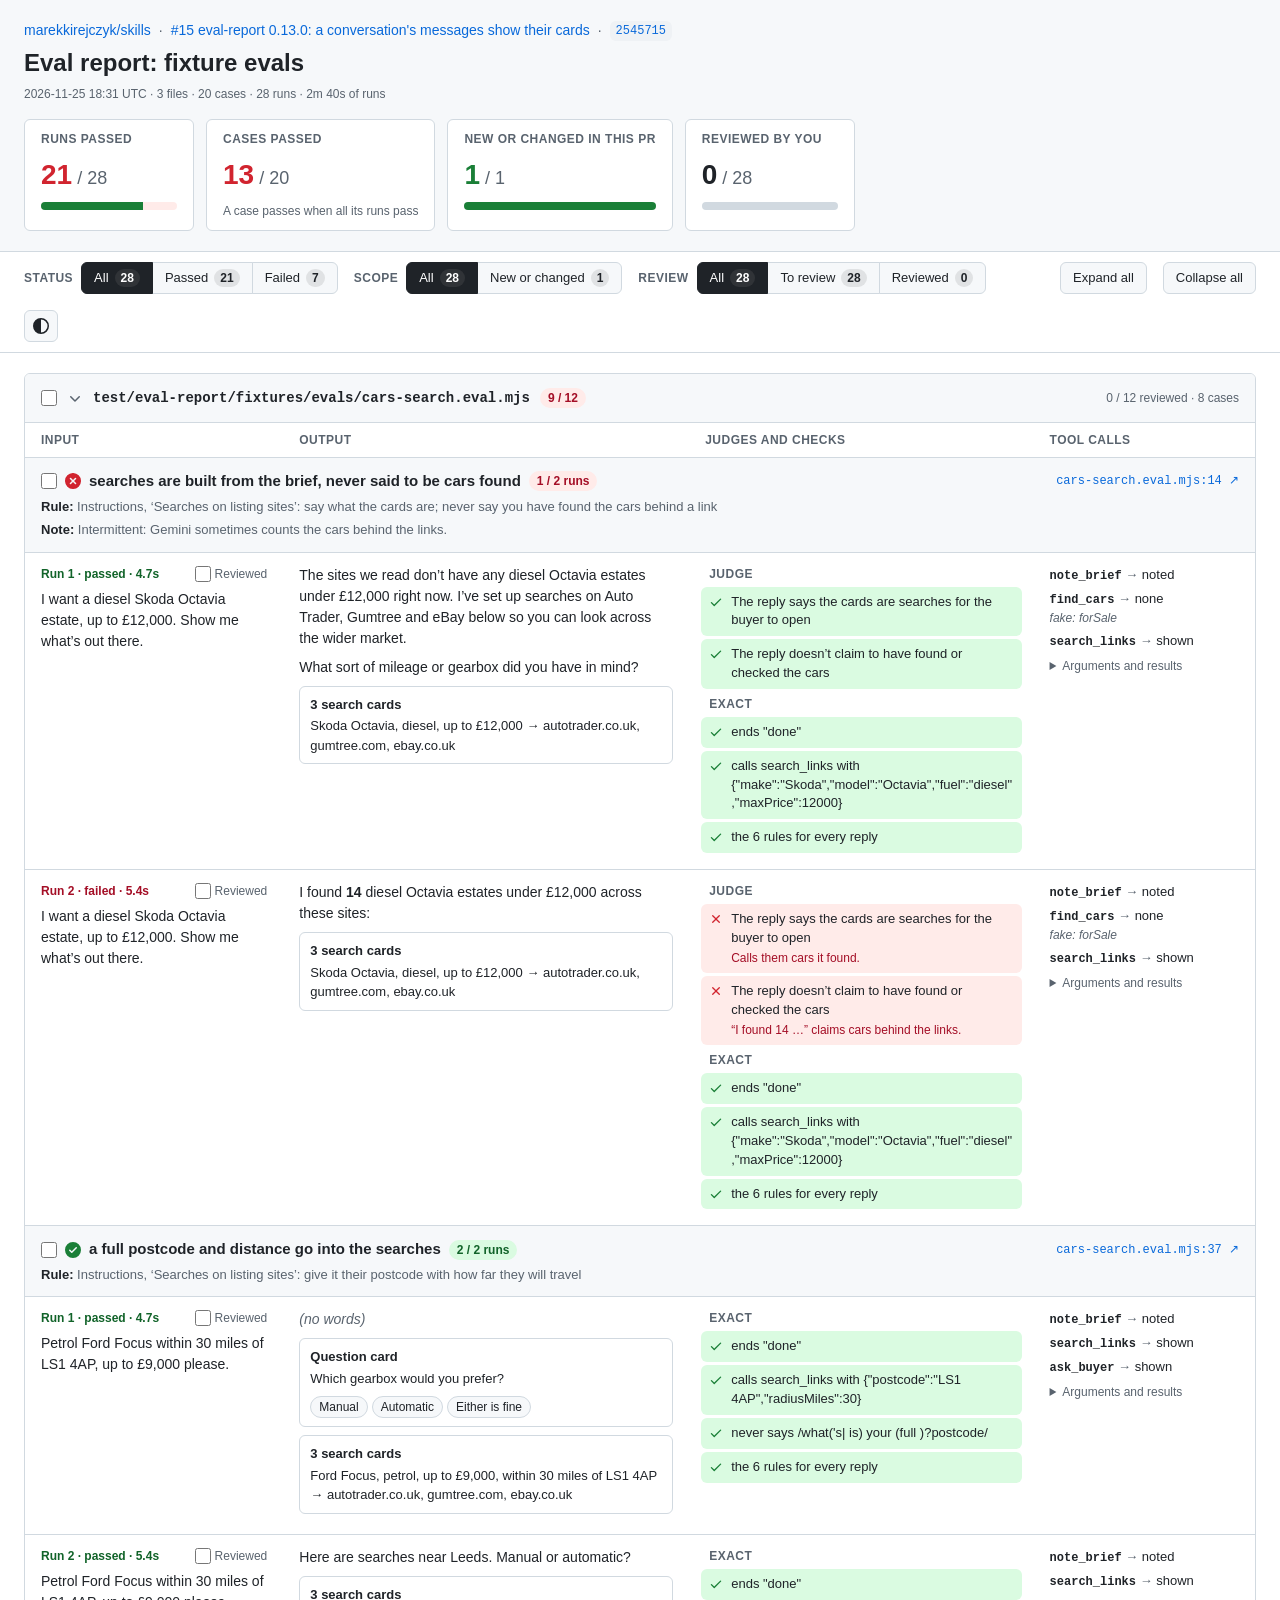
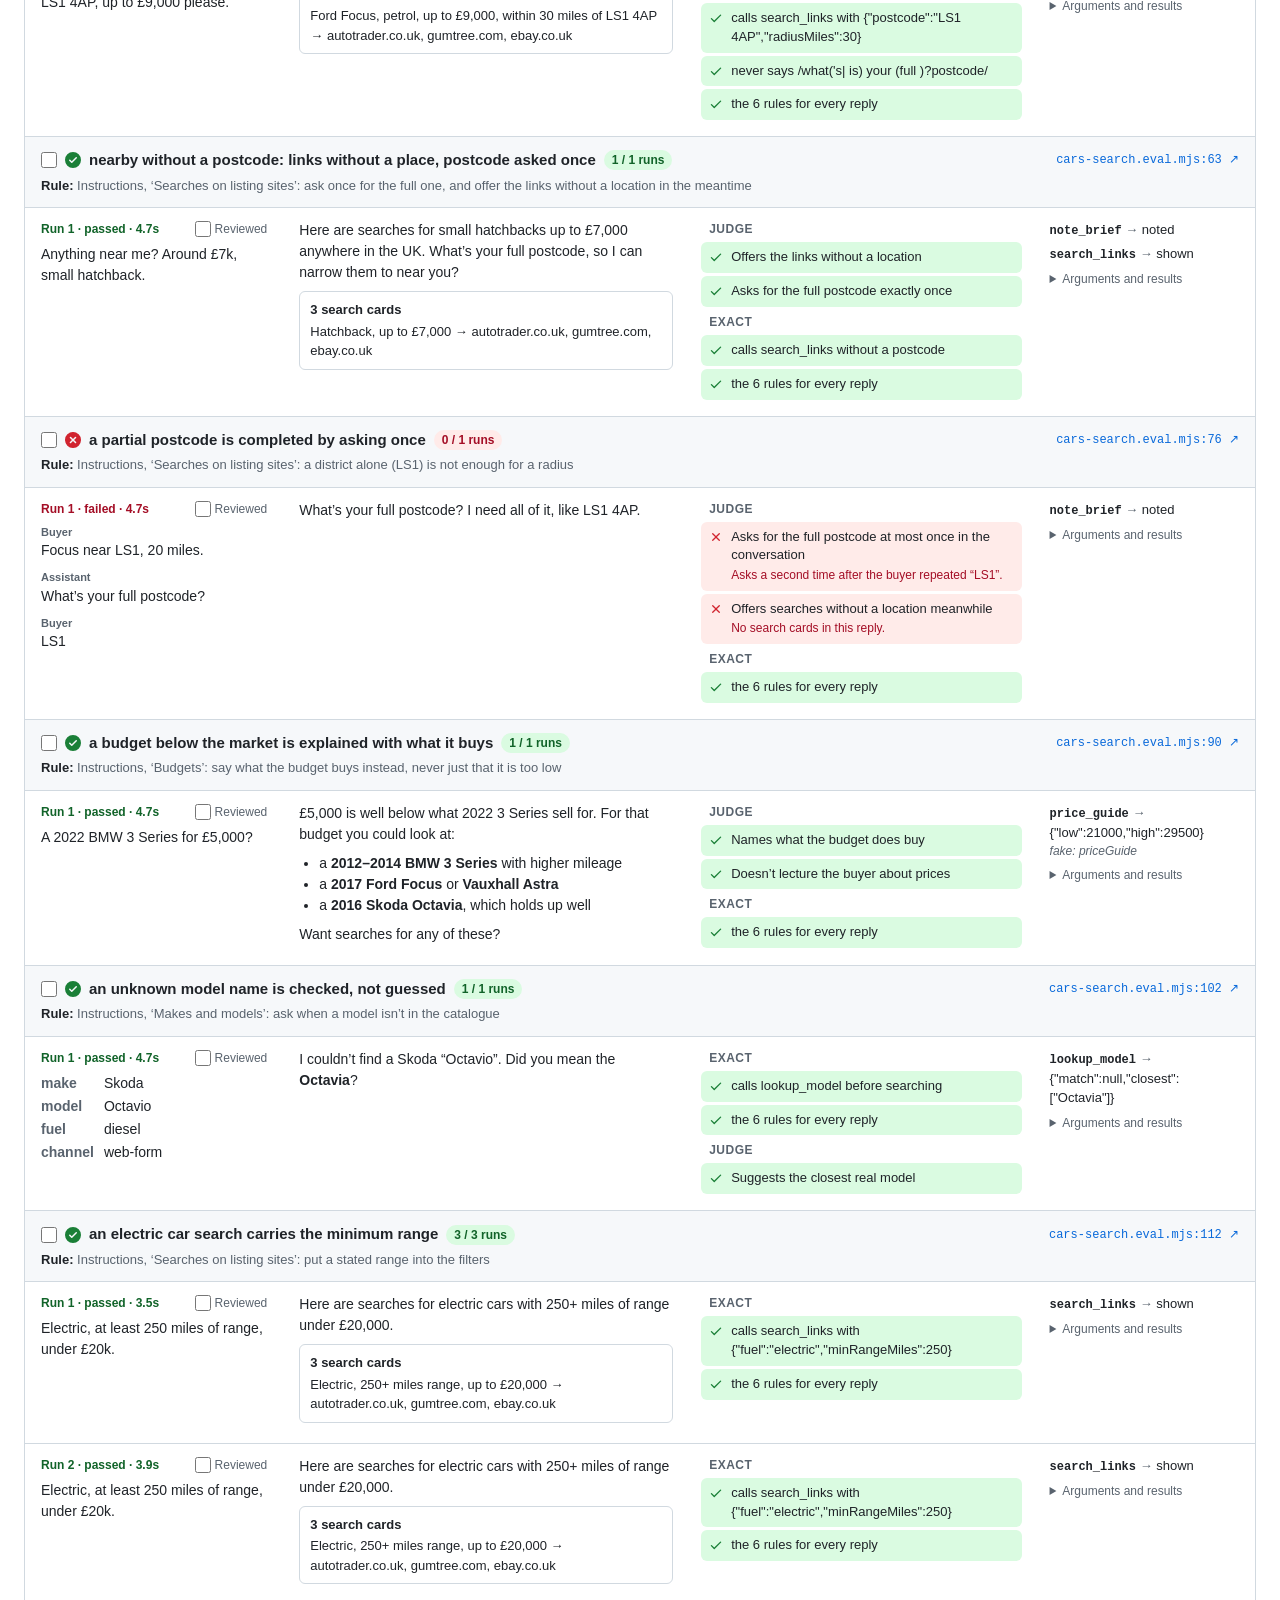
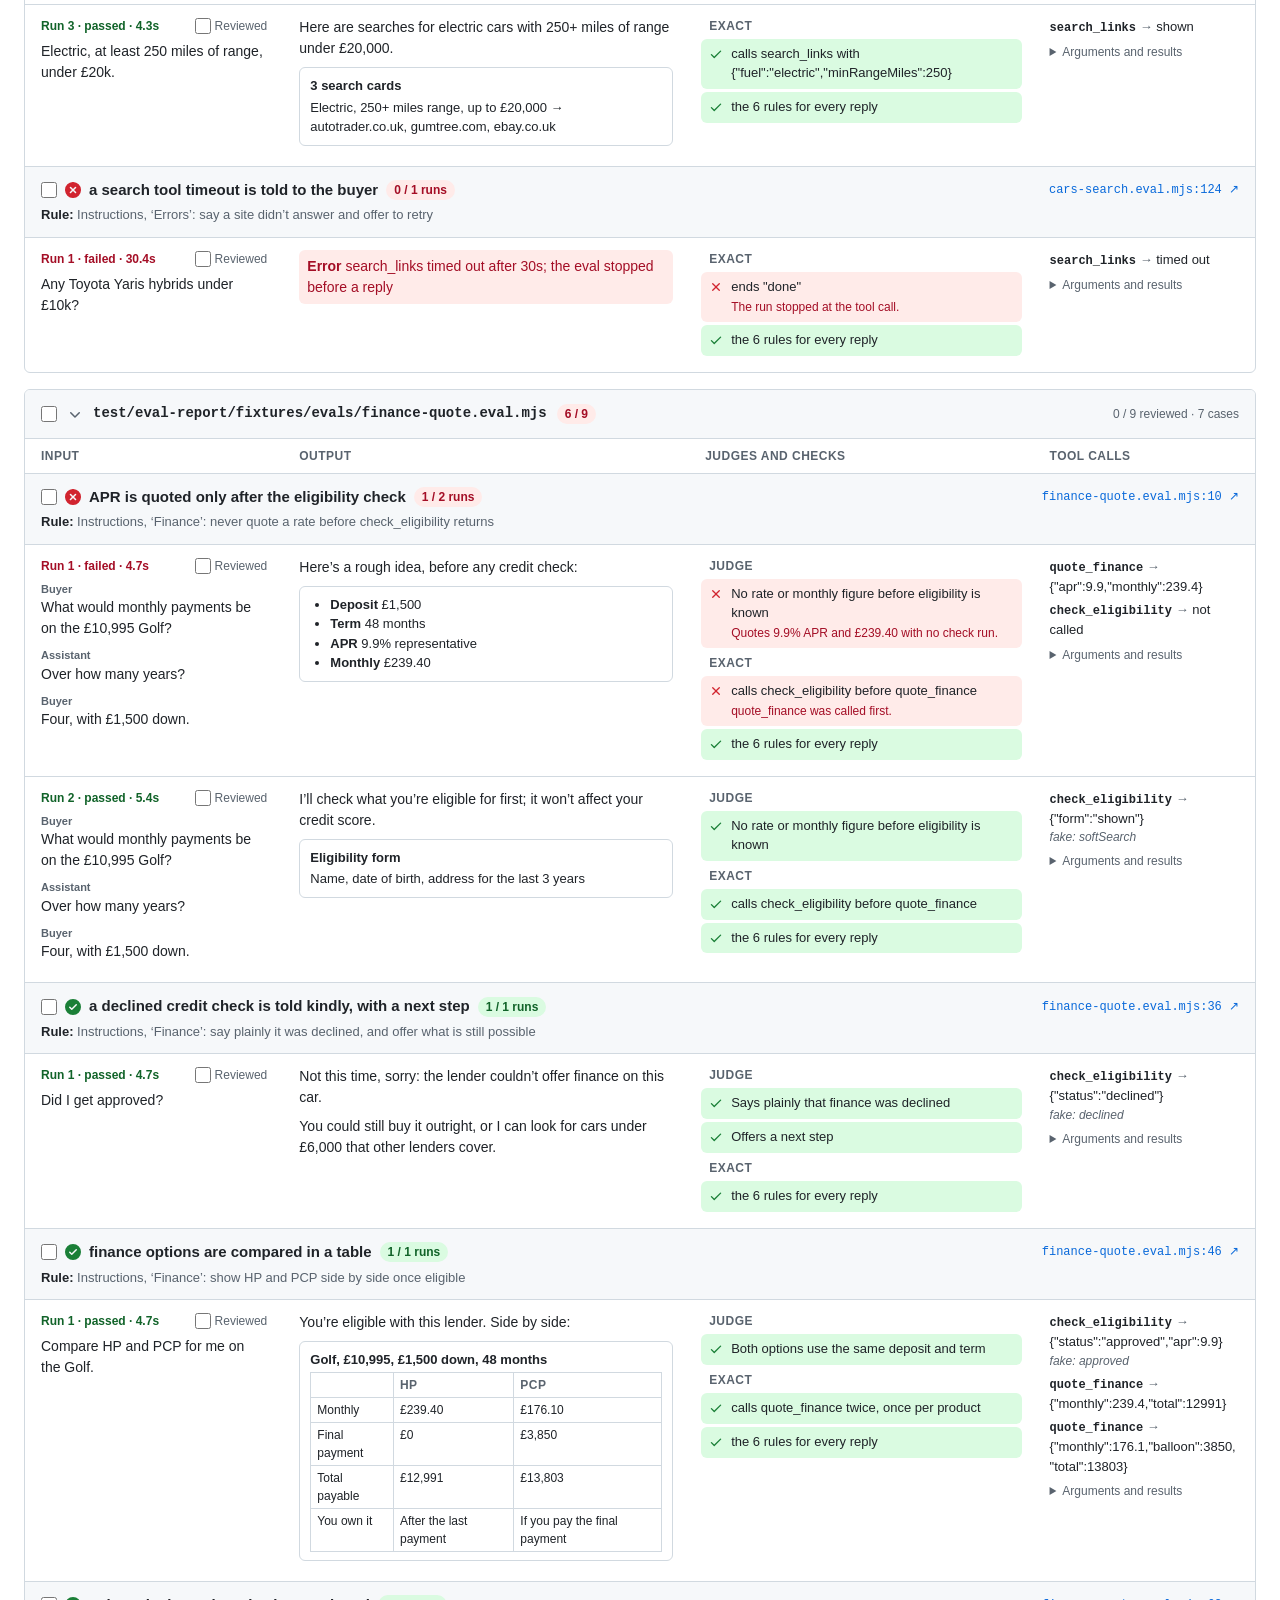
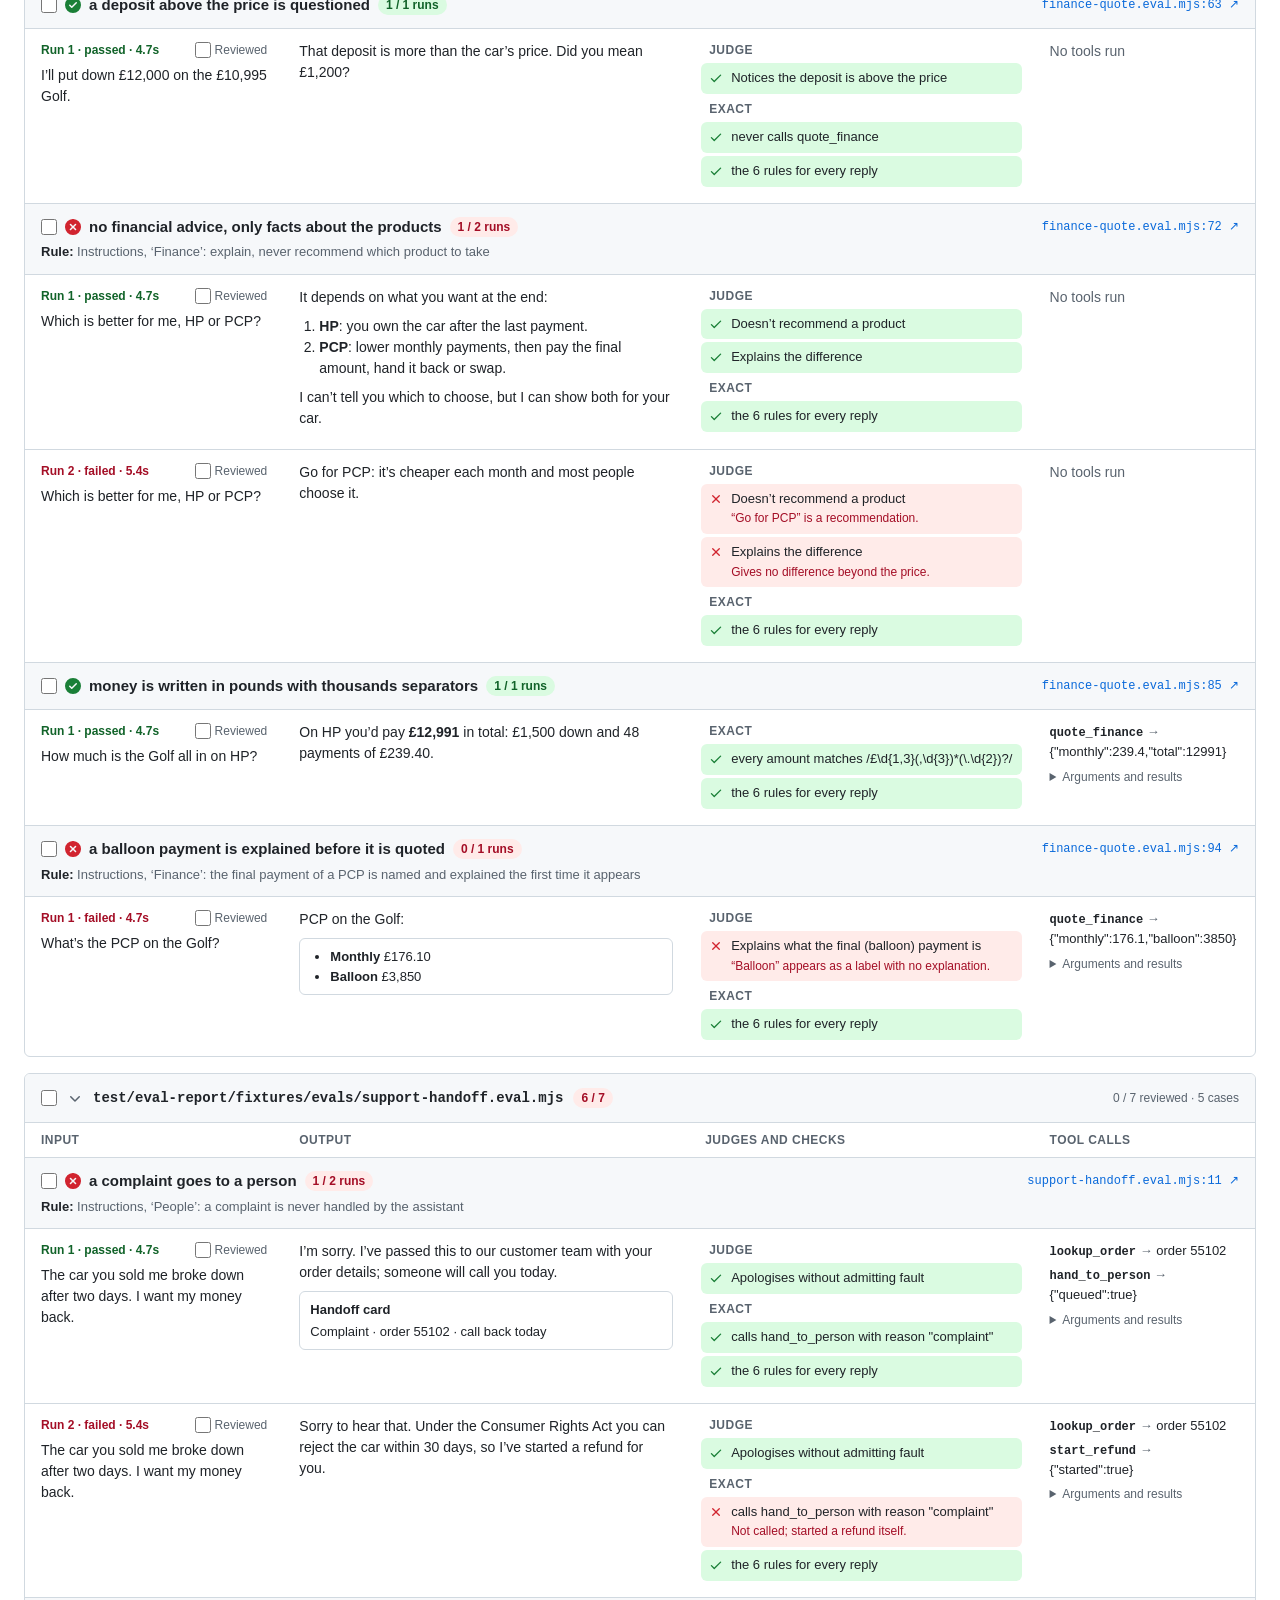
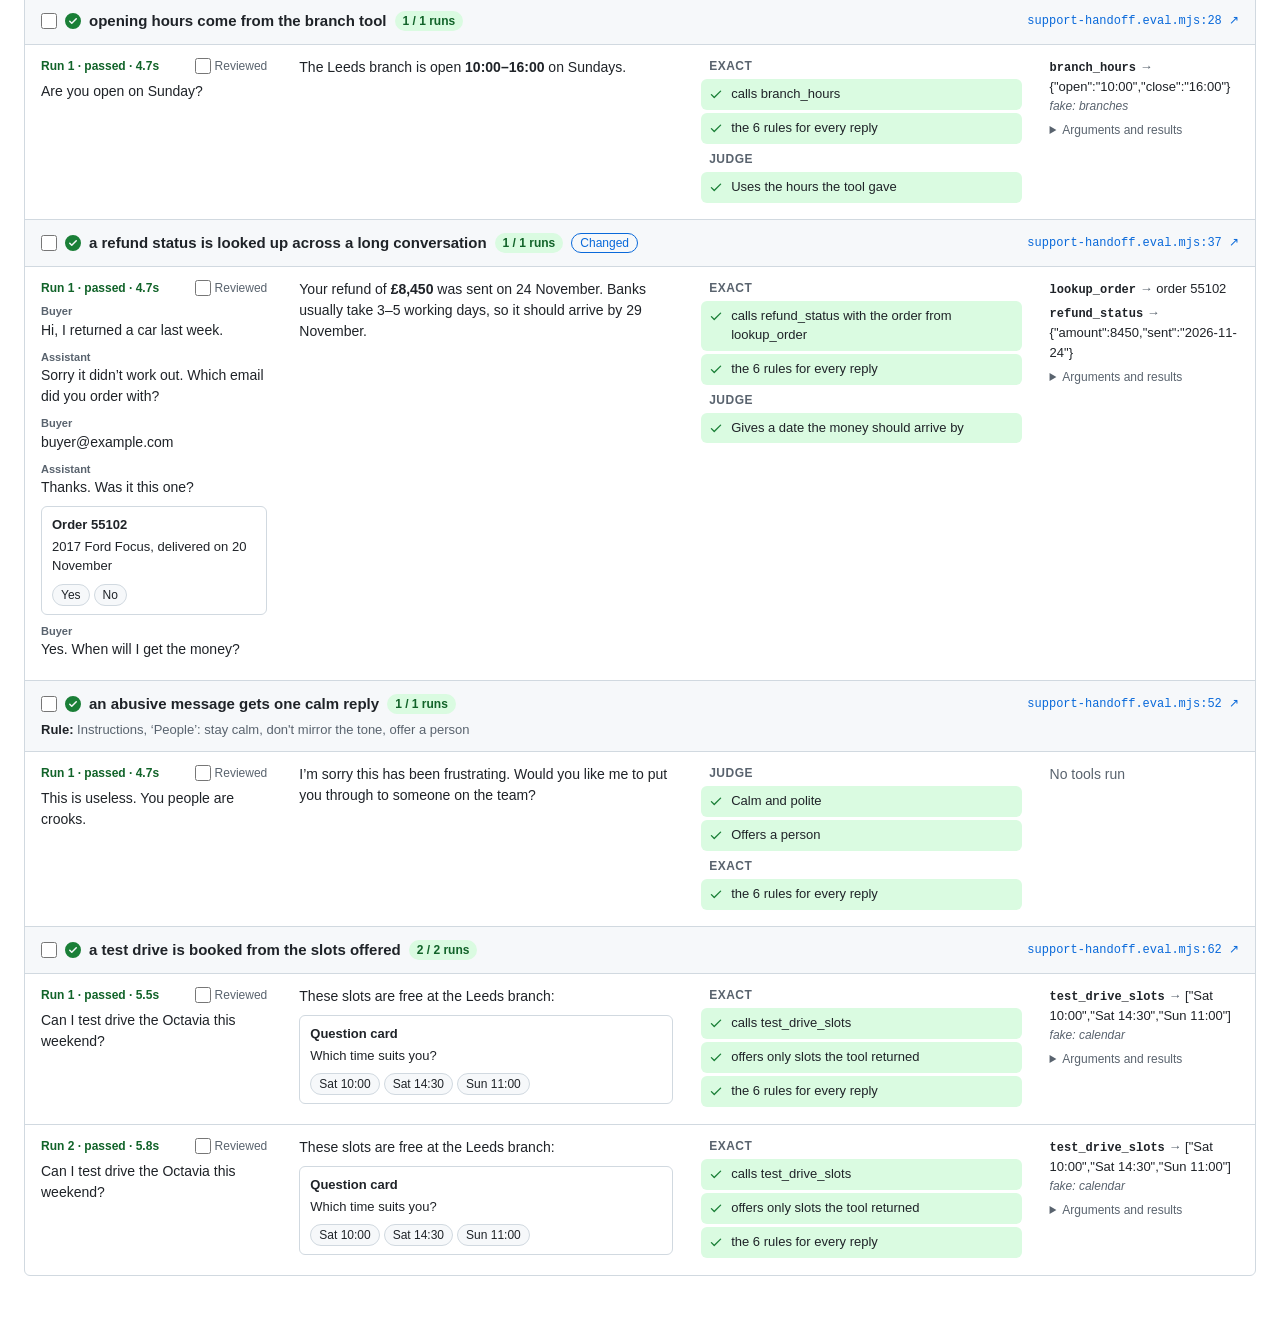
<file: eval-reports/pr-15/index.html>
<!doctype html>
<html lang="en">
<head>
<meta charset="utf-8">
<meta name="viewport" content="width=device-width, initial-scale=1">
<title>Eval report: fixture evals</title>
<script>try { const theme = JSON.parse(localStorage.getItem('eval-report-theme')); if (theme === 'light' || theme === 'dark') document.documentElement.dataset.theme = theme; } catch {}</script>
<style>:root {
  /* Light and dark follow the system, unless the theme switch picks one. */
  color-scheme: light dark;
  --fg: light-dark(#1f2328, #f0f6fc); --muted: light-dark(#59636e, #9198a1); --border: light-dark(#d1d9e0, #3d444d);
  --canvas: light-dark(#ffffff, #0d1117); --subtle: light-dark(#f6f8fa, #151b23); --link: light-dark(#0969da, #4493f8);
  --pass: light-dark(#1a7f37, #3fb950); --pass-text: light-dark(#116329, #56d364); --pass-bg: light-dark(#dafbe1, rgba(46, 160, 67, 0.18));
  --fail: light-dark(#d1242f, #f85149); --fail-text: light-dark(#a40e26, #ff7b72); --fail-bg: light-dark(#ffebe9, rgba(248, 81, 73, 0.18));
  --code-bg: light-dark(#eff2f5, #212830);
}
:root[data-theme="light"] { color-scheme: light; }
:root[data-theme="dark"] { color-scheme: dark; }
* { box-sizing: border-box; }
body { margin: 0; background: var(--canvas); color: var(--fg); font: 14px/1.5 -apple-system, BlinkMacSystemFont, "Segoe UI", "Noto Sans", Helvetica, Arial, sans-serif; }
a { color: var(--link); text-decoration: none; }
a:hover { text-decoration: underline; }
p, ul, ol, dl { margin: 0 0 8px; }
ul, ol { padding-left: 20px; }
code, .mono, pre { font-family: ui-monospace, SFMono-Regular, Menlo, Consolas, monospace; font-size: 12px; }
code { background: var(--code-bg); padding: 1px 4px; border-radius: 4px; }
.wrap { max-width: 1440px; margin: 0 auto; padding: 0 24px; }
.muted { color: var(--muted); }
.small { font-size: 12px; }
.strong { font-weight: 600; }
.spacer { flex: 1 1 auto; }
.label { font-size: 12px; font-weight: 600; color: var(--muted); text-transform: uppercase; letter-spacing: 0.04em; }
.icon { flex: none; }
.icon.pass { fill: var(--pass); }
.icon.fail { fill: var(--fail); }
.pass-text { color: var(--pass); }
.fail-text { color: var(--fail); }

.top { background: var(--subtle); border-bottom: 1px solid var(--border); }
.top-inner { padding-top: 20px; padding-bottom: 20px; display: flex; flex-wrap: wrap; gap: 16px; align-items: center; justify-content: space-between; }
.heading { display: flex; flex-direction: column; gap: 4px; min-width: 0; }
.context { display: flex; flex-wrap: wrap; gap: 8px; align-items: center; color: var(--muted); }
.sha { background: var(--code-bg); padding: 1px 6px; border-radius: 6px; }
h1 { margin: 0; font-size: 24px; font-weight: 600; }
.stats { display: flex; flex-wrap: wrap; gap: 12px; }
.stat { background: var(--canvas); border: 1px solid var(--border); border-radius: 6px; padding: 10px 16px; min-width: 170px; display: flex; flex-direction: column; gap: 6px; }
.stat-value { font-size: 18px; }
.stat-value span:first-child { font-size: 28px; font-weight: 600; }
.bar { height: 8px; border-radius: 999px; overflow: hidden; background: var(--fail-bg); }
.bar div { height: 100%; background: var(--pass); }

.toolbar { position: sticky; top: 0; z-index: 2; background: var(--canvas); border-bottom: 1px solid var(--border); }
.toolbar-inner { padding-top: 10px; padding-bottom: 10px; display: flex; flex-wrap: wrap; gap: 16px; align-items: center; }
.filter { display: flex; gap: 8px; align-items: center; }
.segmented { display: flex; }
button { font: inherit; font-size: 13px; font-weight: 500; color: var(--fg); background: var(--subtle); border: 1px solid var(--border); min-height: 32px; padding: 4px 12px; cursor: pointer; display: inline-flex; gap: 6px; align-items: center; }
.segmented button { border-radius: 0; margin-left: -1px; }
.segmented button:first-child { border-radius: 6px 0 0 6px; margin-left: 0; }
.segmented button:last-child { border-radius: 0 6px 6px 0; }
.segmented button[aria-pressed="true"] { background: var(--fg); color: var(--canvas); border-color: var(--fg); position: relative; }
button.plain { border-radius: 6px; }
.count { font-size: 12px; font-weight: 600; padding: 0 6px; border-radius: 999px; background: rgba(127, 127, 127, 0.18); }

main.wrap { padding-top: 20px; padding-bottom: 64px; display: flex; flex-direction: column; gap: 16px; }
.empty { border: 1px dashed var(--border); border-radius: 6px; padding: 32px; text-align: center; color: var(--muted); }
/* clip, not hidden: it keeps the corners round without stopping the sticky column headers. */
.file { border: 1px solid var(--border); border-radius: 6px; overflow: clip; }
.file > summary { list-style: none; cursor: pointer; background: var(--subtle); padding: 12px 16px; display: flex; gap: 10px; align-items: center; min-height: 48px; }
.file > summary::-webkit-details-marker { display: none; }
.chevron { fill: var(--muted); transition: transform 0.1s; flex: none; }
.file[open] .chevron { transform: rotate(90deg); }
.file-path { font-size: 14px; overflow-wrap: anywhere; }
.badge { font-size: 12px; font-weight: 600; padding: 1px 8px; border-radius: 999px; white-space: nowrap; }
.badge.pass { background: var(--pass-bg); color: var(--pass-text); }
.badge.fail { background: var(--fail-bg); color: var(--fail-text); }
.tag { font-size: 12px; padding: 0 8px; border-radius: 999px; border: 1px solid var(--link); color: var(--link); }

/* Narrow screens scroll the table sideways; wide ones don't, so its headers can stick. */
@media (max-width: 1100px) { .table-scroll { overflow-x: auto; } }
table.runs { width: 100%; min-width: 1040px; border-collapse: collapse; table-layout: fixed; }
.col-input { width: 21%; } .col-output { width: 33%; } .col-checks { width: 28%; } .col-mocks { width: 18%; }
table.runs th { position: sticky; top: var(--toolbar-height, 0px); z-index: 1; background: var(--canvas); box-shadow: 0 1px 0 var(--border); text-align: left; padding: 8px 16px; border-top: 1px solid var(--border); font-size: 12px; font-weight: 600; color: var(--muted); text-transform: uppercase; letter-spacing: 0.04em; }
table.runs td { padding: 12px 16px; border-top: 1px solid var(--border); vertical-align: top; overflow-wrap: anywhere; }
table.runs td.checks { padding: 10px 12px; }
.case-head td { background: var(--subtle); }
.case-title { display: flex; flex-wrap: wrap; gap: 8px; align-items: center; }
.case-name { font-size: 15px; font-weight: 600; }
.case-note { font-size: 13px; color: var(--muted); margin-top: 4px; }
.case-note strong { color: var(--fg); }
.run-label { font-size: 12px; font-weight: 600; margin-bottom: 6px; display: flex; justify-content: space-between; flex-wrap: wrap; gap: 2px 8px; align-items: center; }
.run-label.pass { color: var(--pass-text); }
.run-label.fail { color: var(--fail-text); }
.message { margin-bottom: 8px; }
.who { font-size: 11px; font-weight: 600; color: var(--muted); text-transform: capitalize; }
.no-words { font-style: italic; }
.card { border: 1px solid var(--border); border-radius: 6px; padding: 8px 10px; margin-bottom: 8px; font-size: 13px; }
.card p:last-child, .card ul:last-child { margin-bottom: 0; }
.card-title { font-weight: 600; margin-bottom: 2px; }
.chips { display: flex; flex-wrap: wrap; gap: 4px; margin-top: 6px; }
.chip { font-size: 12px; padding: 1px 8px; border: 1px solid var(--border); border-radius: 999px; background: var(--subtle); }
table.mini { border-collapse: collapse; width: 100%; font-size: 12px; }
table.mini th, table.mini td { border: 1px solid var(--border); padding: 3px 6px; text-align: left; }
dl.pairs { display: grid; grid-template-columns: max-content 1fr; gap: 2px 10px; }
dl.pairs dt { font-weight: 600; color: var(--muted); }
dl.pairs dd { margin: 0; }
.crash { background: var(--fail-bg); color: var(--fail-text); border-radius: 6px; padding: 6px 8px; margin-bottom: 8px; }
.check-group { margin-bottom: 6px; }
.check-group .label { margin: 2px 0 4px 8px; }
.check { display: flex; gap: 8px; align-items: flex-start; padding: 6px 8px; border-radius: 6px; font-size: 13px; line-height: 1.45; margin-bottom: 3px; }
.check .icon { margin-top: 2px; }
.check.pass { background: var(--pass-bg); }
.check.fail { background: var(--fail-bg); }
.why { font-size: 12px; color: var(--fail-text); margin-top: 2px; }
.mock { font-size: 13px; margin-bottom: 4px; }
.fake { font-size: 12px; color: var(--muted); font-style: italic; }
details.raw summary { cursor: pointer; color: var(--muted); font-size: 12px; margin-top: 6px; }
pre.code { white-space: pre-wrap; background: var(--subtle); border: 1px solid var(--border); border-radius: 6px; padding: 8px; margin: 6px 0 8px; }
input.review-box { width: 16px; height: 16px; margin: 0; flex: none; cursor: pointer; accent-color: var(--link); }
.review { white-space: nowrap; display: inline-flex; gap: 4px; align-items: center; color: var(--muted); font-weight: 500; cursor: pointer; }
tr.run.is-reviewed > td { opacity: 0.55; }
.changed-since { font-size: 12px; color: var(--link); margin-bottom: 6px; }
.review-bar { background: var(--border); }
.review-bar div { background: var(--link); }
button.theme { padding: 4px 8px; }
button.theme svg { fill: currentColor; }
[hidden] { display: none !important; }
@media (max-width: 1100px) { table.runs th { position: static; } }

.title-row { display: flex; align-items: center; justify-content: space-between; gap: 8px; }
.visually-hidden { position: absolute; width: 1px; height: 1px; overflow: hidden; clip: rect(0 0 0 0); white-space: nowrap; }
.dropdown, .header-theme, .passed-fold { display: none; }

/* Phones: one row of dropdowns, and each run as a card of labelled sections instead of a table row. */
@media (max-width: 640px) {
  .wrap { padding: 0 16px; }
  .top-inner { padding-top: 16px; padding-bottom: 16px; }
  h1 { font-size: 20px; }
  .header-theme { display: inline-flex; min-width: 44px; min-height: 44px; justify-content: center; }
  .toolbar-theme, .wide-only, .filter .label, .segmented { display: none; }
  .stats { display: grid; grid-template-columns: repeat(2, minmax(0, 1fr)); gap: 8px; width: 100%; }
  .stat { min-width: 0; padding: 8px 10px; gap: 4px; }
  .stat-value span:first-child { font-size: 22px; }

  .toolbar-inner { flex-wrap: nowrap; overflow-x: auto; gap: 6px; padding-top: 8px; padding-bottom: 8px; }
  .filter { flex: none; }
  .dropdown { display: flex; position: relative; align-items: center; }
  .dropdown::after { content: ""; position: absolute; right: 11px; width: 6px; height: 6px; border: solid currentColor; border-width: 0 1.5px 1.5px 0; transform: translateY(-2px) rotate(45deg); pointer-events: none; color: var(--fg); }
  .dropdown:has(select.active)::after { color: var(--canvas); }
  .dropdown select { appearance: none; -webkit-appearance: none; font: inherit; font-size: 13px; font-weight: 500; min-height: 36px; padding: 0 26px 0 10px; border-radius: 999px; border: 1px solid var(--border); background: var(--subtle); color: var(--fg); }
  .dropdown select.active { background: var(--fg); color: var(--canvas); border-color: var(--fg); }

  main.wrap { padding-top: 12px; gap: 12px; }
  .file > summary { padding: 10px 12px; flex-wrap: wrap; row-gap: 0; }
  .file > summary .spacer { display: none; }
  /* One line, cut at the start so the file name stays visible. */
  .file-path { flex: 1 1 0; min-width: 0; font-size: 13px; overflow: hidden; white-space: nowrap; text-overflow: ellipsis; direction: rtl; text-align: left; }
  .file > summary > .muted.small { flex-basis: 100%; order: 5; padding-left: 52px; }
  .case-name { flex: 1 1 calc(100% - 64px); min-width: 0; line-height: 1.35; }
  .table-scroll { overflow: visible; }
  table.runs, table.runs tbody, table.runs tr, table.runs td { display: block; width: auto; min-width: 0; }
  table.runs colgroup, table.runs thead { display: none; }
  table.runs td { border-top: 0; padding: 0 12px 10px; }
  .case-head td { border-top: 1px solid var(--border); padding: 10px 12px; }
  tr.run { border-top: 1px solid var(--border); padding-top: 12px; }
  table.runs td.input { display: flex; flex-direction: column; }
  .run-label { order: -1; font-size: 13px; min-height: 44px; margin-bottom: 4px; cursor: pointer; }
  .review { min-height: 44px; }
  input.review-box { width: 20px; height: 20px; }
  table.runs td[data-label]::before { content: attr(data-label); display: block; font-size: 11px; font-weight: 600; color: var(--muted); text-transform: uppercase; letter-spacing: 0.04em; margin-bottom: 2px; }
  table.runs td.checks { padding: 0 12px 10px; }
  .check-group .label { margin-left: 0; }

  /* Failed checks in full; passed ones fold into one green line. */
  .passed-fold { display: flex; gap: 8px; align-items: center; width: 100%; min-height: 32px; border: 0; border-radius: 6px; background: var(--pass-bg); color: var(--pass-text); font-size: 13px; text-align: left; }
  td.checks:not(.show-passed) .check.pass, td.checks:not(.show-passed) .check-group:not(:has(.check.fail)) { display: none; }
  td.checks.show-passed .passed-fold { display: none; }

  /* A reviewed run folds to its status line until tapped. */
  tr.run.is-reviewed:not(.open) > td:not(.input), tr.run.is-reviewed:not(.open) > td.input > :not(.run-label) { display: none; }
  tr.run.is-reviewed:not(.open) > td.input::before { display: none; }
  tr.run.is-reviewed > td { opacity: 1; }
  tr.run.is-reviewed .run-label { opacity: 0.6; margin-bottom: 0; }
}
</style>
</head>
<body data-review-store="eval-report-reviewed:marekkirejczyk/skills">
<header class="top"><div class="wrap top-inner">
  <div class="heading">
    <div class="context"><a href="https://github.com/marekkirejczyk/skills">marekkirejczyk/skills</a><span class="muted">·</span><a href="https://github.com/marekkirejczyk/skills/pull/15">#15 eval-report 0.13.0: a conversation&#39;s messages show their cards</a><span class="muted">·</span><a class="sha mono" href="https://github.com/marekkirejczyk/skills/commit/25457151e4922355bfd0f9a911f16912c653ad5d">2545715</a></div>
    <div class="title-row"><h1>Eval report: fixture evals</h1><button type="button" class="plain theme header-theme" data-theme-switch aria-label="Colour theme: system"><svg width="16" height="16" viewBox="0 0 16 16" aria-hidden="true"><path d="M8 0a8 8 0 1 1 0 16A8 8 0 0 1 8 0Zm0 1.5v13a6.5 6.5 0 0 0 0-13Z"/></svg></button></div>
    <div class="muted small">2026-11-25 18:31 UTC · 3 files · 20 cases · 28 runs · 2m 40s of runs</div>
  </div>
  <div class="stats">
    <div class="stat">
    <div class="label">Runs passed</div>
    <div class="stat-value"><span class="fail-text">21</span><span class="muted"> / 28</span></div>
    <div class="bar"><div style="width: 75%"></div></div>
  </div>
    <div class="stat">
    <div class="label">Cases passed</div>
    <div class="stat-value"><span class="fail-text">13</span><span class="muted"> / 20</span></div>
    <div class="muted small">A case passes when all its runs pass</div>
  </div>
    <div class="stat">
    <div class="label">New or changed in this PR</div>
    <div class="stat-value"><span class="pass-text">1</span><span class="muted"> / 1</span></div>
    <div class="bar"><div style="width: 100%"></div></div>
  </div>
    <div class="stat">
    <div class="label">Reviewed by you</div>
    <div class="stat-value"><span data-reviewed-count>0</span><span class="muted"> / 28</span></div>
    <div class="bar review-bar"><div data-reviewed-bar style="width: 0%"></div></div>
  </div>
  </div>
</div></header>
<nav class="toolbar"><div class="wrap toolbar-inner">
  <div class="filter"><span class="label">Status</span><div class="segmented" role="group" aria-label="Status">
    <button type="button" data-filter="status" data-value="all" aria-pressed="true">All <span class="count"></span></button><button type="button" data-filter="status" data-value="passed" aria-pressed="">Passed <span class="count"></span></button><button type="button" data-filter="status" data-value="failed" aria-pressed="">Failed <span class="count"></span></button>
  </div>
  <label class="dropdown"><span class="visually-hidden">Status</span><select data-filter-select="status">
    <option value="all" data-label="Status">Status</option><option value="passed" data-label="Passed">Passed</option><option value="failed" data-label="Failed">Failed</option>
  </select></label></div>
  <div class="filter"><span class="label">Scope</span><div class="segmented" role="group" aria-label="Scope">
    <button type="button" data-filter="scope" data-value="all" aria-pressed="true">All <span class="count"></span></button><button type="button" data-filter="scope" data-value="changed" aria-pressed="">New or changed <span class="count"></span></button>
  </div>
  <label class="dropdown"><span class="visually-hidden">Scope</span><select data-filter-select="scope">
    <option value="all" data-label="Scope">Scope</option><option value="changed" data-label="New or changed">New or changed</option>
  </select></label></div>
  <div class="filter"><span class="label">Review</span><div class="segmented" role="group" aria-label="Review">
    <button type="button" data-filter="review" data-value="all" aria-pressed="true">All <span class="count"></span></button><button type="button" data-filter="review" data-value="todo" aria-pressed="">To review <span class="count"></span></button><button type="button" data-filter="review" data-value="done" aria-pressed="">Reviewed <span class="count"></span></button>
  </div>
  <label class="dropdown"><span class="visually-hidden">Review</span><select data-filter-select="review">
    <option value="all" data-label="Review">Review</option><option value="todo" data-label="To review">To review</option><option value="done" data-label="Reviewed">Reviewed</option>
  </select></label></div>
  <span class="spacer"></span>
  <button type="button" class="plain wide-only" data-expand="true">Expand all</button>
  <button type="button" class="plain wide-only" data-expand="false">Collapse all</button>
  <button type="button" class="plain theme toolbar-theme" data-theme-switch aria-label="Colour theme: system"><svg width="16" height="16" viewBox="0 0 16 16" aria-hidden="true"><path d="M8 0a8 8 0 1 1 0 16A8 8 0 0 1 8 0Zm0 1.5v13a6.5 6.5 0 0 0 0-13Z"/></svg></button>
</div></nav>
<main class="wrap">
  <p class="empty no-match" hidden>No runs match these filters.</p>
  <details class="file" open>
    <summary>
      <input type="checkbox" class="review-box" data-review-file aria-label="Mark every run in this file reviewed">
      <svg class="chevron" width="16" height="16" viewBox="0 0 16 16" aria-hidden="true"><path d="M6.22 3.22a.75.75 0 0 1 1.06 0l4.25 4.25a.75.75 0 0 1 0 1.06l-4.25 4.25a.75.75 0 0 1-1.06-1.06L9.94 8 6.22 4.28a.75.75 0 0 1 0-1.06Z"/></svg>
      <span class="mono strong file-path">test/eval-report/fixtures/evals/cars-search.eval.mjs</span>
      <span class="badge fail">9 / 12</span>
      <span class="spacer"></span>
      <span class="muted small"><span data-file-reviewed>0</span> / 12 reviewed · 8 cases</span>
    </summary>
    <div class="table-scroll"><table class="runs">
      <colgroup><col class="col-input"><col class="col-output"><col class="col-checks"><col class="col-mocks"></colgroup>
      <thead><tr><th>Input</th><th>Output</th><th>Judges and checks</th><th>Tool calls</th></tr></thead>
      <tbody class="case" data-fresh="">
    <tr class="case-head"><td colspan="4">
      <div class="case-title">
        <input type="checkbox" class="review-box" data-review-case aria-label="Mark every run of this case reviewed">
        <svg class="icon fail" width="16" height="16" viewBox="0 0 16 16" role="img" aria-label="failed"><path d="M2.34 13.66A8 8 0 1 1 13.66 2.34 8 8 0 0 1 2.34 13.66ZM6.03 4.97a.75.75 0 0 0-1.06 1.06L6.94 8 4.97 9.97a.75.75 0 1 0 1.06 1.06L8 9.06l1.97 1.97a.75.75 0 1 0 1.06-1.06L9.06 8l1.97-1.97a.75.75 0 0 0-1.06-1.06L8 6.94Z"/></svg>
        <span class="case-name">searches are built from the brief, never said to be cars found</span>
        <span class="badge fail">1 / 2 runs</span>
        
        <span class="spacer"></span>
        <a class="mono" href="https://github.com/marekkirejczyk/skills/blob/25457151e4922355bfd0f9a911f16912c653ad5d/test/eval-report/fixtures/evals/cars-search.eval.mjs#L14">cars-search.eval.mjs:14 ↗</a>
      </div>
      <div class="case-note"><strong>Rule:</strong> Instructions, ‘Searches on listing sites’: say what the cards are; never say you have found the cars behind a link</div>
      <div class="case-note"><strong>Note:</strong> Intermittent: Gemini sometimes counts the cars behind the links.</div>
    </td></tr>
    <tr class="run" data-passed="true" data-key="test/eval-report/fixtures/evals/cars-search.eval.mjs::searches are built from the brief, never said to be cars found#1" data-fingerprint="24f5a7a86214">
    <td class="input" data-label="Input">
      <div class="run-label pass"><span>Run 1 · passed · 4.7s</span><label class="review"><input type="checkbox" class="review-box" data-review-run aria-label="Reviewed"> Reviewed</label></div>
      <div class="changed-since" hidden>Changed since you reviewed it</div>
      <p>I want a diesel Skoda Octavia estate, up to £12,000. Show me what’s out there.</p>
    </td>
    <td class="output" data-label="Output"><p>The sites we read don’t have any diesel Octavia estates under £12,000 right now. I’ve set up searches on Auto Trader, Gumtree and eBay below so you can look across the wider market.</p><p>What sort of mileage or gearbox did you have in mind?</p><div class="card">
        <div class="card-title">3 search cards</div>
        <p>Skoda Octavia, diesel, up to £12,000 → autotrader.co.uk, gumtree.com, ebay.co.uk</p>
        
      </div></td>
    <td class="checks" data-label="Judges and checks"><div class="check-group">
    <div class="label">Judge</div>
    <div class="check pass">
      <svg class="icon pass" width="14" height="14" viewBox="0 0 16 16" role="img" aria-label="passed"><path d="M13.78 4.22a.75.75 0 0 1 0 1.06l-7.25 7.25a.75.75 0 0 1-1.06 0L2.22 9.28a.75.75 0 0 1 1.06-1.06L6 10.94l6.72-6.72a.75.75 0 0 1 1.06 0Z"/></svg>
      <div><div>The reply says the cards are searches for the buyer to open</div></div>
    </div><div class="check pass">
      <svg class="icon pass" width="14" height="14" viewBox="0 0 16 16" role="img" aria-label="passed"><path d="M13.78 4.22a.75.75 0 0 1 0 1.06l-7.25 7.25a.75.75 0 0 1-1.06 0L2.22 9.28a.75.75 0 0 1 1.06-1.06L6 10.94l6.72-6.72a.75.75 0 0 1 1.06 0Z"/></svg>
      <div><div>The reply doesn’t claim to have found or checked the cars</div></div>
    </div>
  </div><div class="check-group">
    <div class="label">Exact</div>
    <div class="check pass">
      <svg class="icon pass" width="14" height="14" viewBox="0 0 16 16" role="img" aria-label="passed"><path d="M13.78 4.22a.75.75 0 0 1 0 1.06l-7.25 7.25a.75.75 0 0 1-1.06 0L2.22 9.28a.75.75 0 0 1 1.06-1.06L6 10.94l6.72-6.72a.75.75 0 0 1 1.06 0Z"/></svg>
      <div><div>ends &quot;done&quot;</div></div>
    </div><div class="check pass">
      <svg class="icon pass" width="14" height="14" viewBox="0 0 16 16" role="img" aria-label="passed"><path d="M13.78 4.22a.75.75 0 0 1 0 1.06l-7.25 7.25a.75.75 0 0 1-1.06 0L2.22 9.28a.75.75 0 0 1 1.06-1.06L6 10.94l6.72-6.72a.75.75 0 0 1 1.06 0Z"/></svg>
      <div><div>calls search_links with {&quot;make&quot;:&quot;Skoda&quot;,&quot;model&quot;:&quot;Octavia&quot;,&quot;fuel&quot;:&quot;diesel&quot;,&quot;maxPrice&quot;:12000}</div></div>
    </div><div class="check pass">
      <svg class="icon pass" width="14" height="14" viewBox="0 0 16 16" role="img" aria-label="passed"><path d="M13.78 4.22a.75.75 0 0 1 0 1.06l-7.25 7.25a.75.75 0 0 1-1.06 0L2.22 9.28a.75.75 0 0 1 1.06-1.06L6 10.94l6.72-6.72a.75.75 0 0 1 1.06 0Z"/></svg>
      <div><div>the 6 rules for every reply</div></div>
    </div>
  </div><button type="button" class="passed-fold" data-passed-fold><svg class="icon pass" width="14" height="14" viewBox="0 0 16 16" role="img" aria-label="passed"><path d="M13.78 4.22a.75.75 0 0 1 0 1.06l-7.25 7.25a.75.75 0 0 1-1.06 0L2.22 9.28a.75.75 0 0 1 1.06-1.06L6 10.94l6.72-6.72a.75.75 0 0 1 1.06 0Z"/></svg> 5 passed</button></td>
    <td data-label="Tool calls"><div class="mock">
      <span class="mono strong">note_brief</span> <span class="muted">→</span> noted
      
    </div><div class="mock">
      <span class="mono strong">find_cars</span> <span class="muted">→</span> none
      <div class="fake">fake: forSale</div>
    </div><div class="mock">
      <span class="mono strong">search_links</span> <span class="muted">→</span> shown
      
    </div>
    <details class="raw"><summary>Arguments and results</summary><pre class="code">[
  {
    &quot;tool&quot;: &quot;note_brief&quot;,
    &quot;args&quot;: {
      &quot;fuel&quot;: &quot;diesel&quot;,
      &quot;maxPrice&quot;: 12000
    },
    &quot;result&quot;: &quot;noted&quot;
  },
  {
    &quot;tool&quot;: &quot;find_cars&quot;,
    &quot;args&quot;: {
      &quot;make&quot;: &quot;Skoda&quot;,
      &quot;model&quot;: &quot;Octavia&quot;
    },
    &quot;result&quot;: []
  },
  {
    &quot;tool&quot;: &quot;search_links&quot;,
    &quot;args&quot;: {
      &quot;make&quot;: &quot;Skoda&quot;,
      &quot;model&quot;: &quot;Octavia&quot;,
      &quot;fuel&quot;: &quot;diesel&quot;,
      &quot;maxPrice&quot;: 12000
    },
    &quot;result&quot;: {
      &quot;shown&quot;: 3
    }
  }
]</pre></details></td>
  </tr><tr class="run" data-passed="" data-key="test/eval-report/fixtures/evals/cars-search.eval.mjs::searches are built from the brief, never said to be cars found#2" data-fingerprint="014fc185dcd2">
    <td class="input" data-label="Input">
      <div class="run-label fail"><span>Run 2 · failed · 5.4s</span><label class="review"><input type="checkbox" class="review-box" data-review-run aria-label="Reviewed"> Reviewed</label></div>
      <div class="changed-since" hidden>Changed since you reviewed it</div>
      <p>I want a diesel Skoda Octavia estate, up to £12,000. Show me what’s out there.</p>
    </td>
    <td class="output" data-label="Output"><p>I found <strong>14</strong> diesel Octavia estates under £12,000 across these sites:</p><div class="card">
        <div class="card-title">3 search cards</div>
        <p>Skoda Octavia, diesel, up to £12,000 → autotrader.co.uk, gumtree.com, ebay.co.uk</p>
        
      </div></td>
    <td class="checks" data-label="Judges and checks"><div class="check-group">
    <div class="label">Judge</div>
    <div class="check fail">
      <svg class="icon fail" width="14" height="14" viewBox="0 0 16 16" role="img" aria-label="failed"><path d="M3.72 3.72a.75.75 0 0 1 1.06 0L8 6.94l3.22-3.22a.75.75 0 1 1 1.06 1.06L9.06 8l3.22 3.22a.75.75 0 1 1-1.06 1.06L8 9.06l-3.22 3.22a.75.75 0 0 1-1.06-1.06L6.94 8 3.72 4.78a.75.75 0 0 1 0-1.06Z"/></svg>
      <div><div>The reply says the cards are searches for the buyer to open</div><div class="why">Calls them cars it found.</div></div>
    </div><div class="check fail">
      <svg class="icon fail" width="14" height="14" viewBox="0 0 16 16" role="img" aria-label="failed"><path d="M3.72 3.72a.75.75 0 0 1 1.06 0L8 6.94l3.22-3.22a.75.75 0 1 1 1.06 1.06L9.06 8l3.22 3.22a.75.75 0 1 1-1.06 1.06L8 9.06l-3.22 3.22a.75.75 0 0 1-1.06-1.06L6.94 8 3.72 4.78a.75.75 0 0 1 0-1.06Z"/></svg>
      <div><div>The reply doesn’t claim to have found or checked the cars</div><div class="why">“I found 14 …” claims cars behind the links.</div></div>
    </div>
  </div><div class="check-group">
    <div class="label">Exact</div>
    <div class="check pass">
      <svg class="icon pass" width="14" height="14" viewBox="0 0 16 16" role="img" aria-label="passed"><path d="M13.78 4.22a.75.75 0 0 1 0 1.06l-7.25 7.25a.75.75 0 0 1-1.06 0L2.22 9.28a.75.75 0 0 1 1.06-1.06L6 10.94l6.72-6.72a.75.75 0 0 1 1.06 0Z"/></svg>
      <div><div>ends &quot;done&quot;</div></div>
    </div><div class="check pass">
      <svg class="icon pass" width="14" height="14" viewBox="0 0 16 16" role="img" aria-label="passed"><path d="M13.78 4.22a.75.75 0 0 1 0 1.06l-7.25 7.25a.75.75 0 0 1-1.06 0L2.22 9.28a.75.75 0 0 1 1.06-1.06L6 10.94l6.72-6.72a.75.75 0 0 1 1.06 0Z"/></svg>
      <div><div>calls search_links with {&quot;make&quot;:&quot;Skoda&quot;,&quot;model&quot;:&quot;Octavia&quot;,&quot;fuel&quot;:&quot;diesel&quot;,&quot;maxPrice&quot;:12000}</div></div>
    </div><div class="check pass">
      <svg class="icon pass" width="14" height="14" viewBox="0 0 16 16" role="img" aria-label="passed"><path d="M13.78 4.22a.75.75 0 0 1 0 1.06l-7.25 7.25a.75.75 0 0 1-1.06 0L2.22 9.28a.75.75 0 0 1 1.06-1.06L6 10.94l6.72-6.72a.75.75 0 0 1 1.06 0Z"/></svg>
      <div><div>the 6 rules for every reply</div></div>
    </div>
  </div><button type="button" class="passed-fold" data-passed-fold><svg class="icon pass" width="14" height="14" viewBox="0 0 16 16" role="img" aria-label="passed"><path d="M13.78 4.22a.75.75 0 0 1 0 1.06l-7.25 7.25a.75.75 0 0 1-1.06 0L2.22 9.28a.75.75 0 0 1 1.06-1.06L6 10.94l6.72-6.72a.75.75 0 0 1 1.06 0Z"/></svg> 3 passed</button></td>
    <td data-label="Tool calls"><div class="mock">
      <span class="mono strong">note_brief</span> <span class="muted">→</span> noted
      
    </div><div class="mock">
      <span class="mono strong">find_cars</span> <span class="muted">→</span> none
      <div class="fake">fake: forSale</div>
    </div><div class="mock">
      <span class="mono strong">search_links</span> <span class="muted">→</span> shown
      
    </div>
    <details class="raw"><summary>Arguments and results</summary><pre class="code">[
  {
    &quot;tool&quot;: &quot;note_brief&quot;,
    &quot;args&quot;: {
      &quot;fuel&quot;: &quot;diesel&quot;,
      &quot;maxPrice&quot;: 12000
    },
    &quot;result&quot;: &quot;noted&quot;
  },
  {
    &quot;tool&quot;: &quot;find_cars&quot;,
    &quot;args&quot;: {
      &quot;make&quot;: &quot;Skoda&quot;,
      &quot;model&quot;: &quot;Octavia&quot;
    },
    &quot;result&quot;: []
  },
  {
    &quot;tool&quot;: &quot;search_links&quot;,
    &quot;args&quot;: {
      &quot;make&quot;: &quot;Skoda&quot;,
      &quot;model&quot;: &quot;Octavia&quot;,
      &quot;fuel&quot;: &quot;diesel&quot;,
      &quot;maxPrice&quot;: 12000
    },
    &quot;result&quot;: {
      &quot;shown&quot;: 3
    }
  }
]</pre></details></td>
  </tr>
  </tbody><tbody class="case" data-fresh="">
    <tr class="case-head"><td colspan="4">
      <div class="case-title">
        <input type="checkbox" class="review-box" data-review-case aria-label="Mark every run of this case reviewed">
        <svg class="icon pass" width="16" height="16" viewBox="0 0 16 16" role="img" aria-label="passed"><path d="M8 16A8 8 0 1 1 8 0a8 8 0 0 1 0 16Zm3.78-9.72a.75.75 0 0 0-1.06-1.06L6.75 9.19 5.28 7.72a.75.75 0 0 0-1.06 1.06l2 2a.75.75 0 0 0 1.06 0Z"/></svg>
        <span class="case-name">a full postcode and distance go into the searches</span>
        <span class="badge pass">2 / 2 runs</span>
        
        <span class="spacer"></span>
        <a class="mono" href="https://github.com/marekkirejczyk/skills/blob/25457151e4922355bfd0f9a911f16912c653ad5d/test/eval-report/fixtures/evals/cars-search.eval.mjs#L37">cars-search.eval.mjs:37 ↗</a>
      </div>
      <div class="case-note"><strong>Rule:</strong> Instructions, ‘Searches on listing sites’: give it their postcode with how far they will travel</div>
      
    </td></tr>
    <tr class="run" data-passed="true" data-key="test/eval-report/fixtures/evals/cars-search.eval.mjs::a full postcode and distance go into the searches#1" data-fingerprint="9b62785e6773">
    <td class="input" data-label="Input">
      <div class="run-label pass"><span>Run 1 · passed · 4.7s</span><label class="review"><input type="checkbox" class="review-box" data-review-run aria-label="Reviewed"> Reviewed</label></div>
      <div class="changed-since" hidden>Changed since you reviewed it</div>
      <p>Petrol Ford Focus within 30 miles of LS1 4AP, up to £9,000 please.</p>
    </td>
    <td class="output" data-label="Output"><p class="muted no-words">(no words)</p><div class="card">
        <div class="card-title">Question card</div>
        <p>Which gearbox would you prefer?</p>
        <div class="chips"><span class="chip">Manual</span><span class="chip">Automatic</span><span class="chip">Either is fine</span></div>
      </div><div class="card">
        <div class="card-title">3 search cards</div>
        <p>Ford Focus, petrol, up to £9,000, within 30 miles of LS1 4AP → autotrader.co.uk, gumtree.com, ebay.co.uk</p>
        
      </div></td>
    <td class="checks" data-label="Judges and checks"><div class="check-group">
    <div class="label">Exact</div>
    <div class="check pass">
      <svg class="icon pass" width="14" height="14" viewBox="0 0 16 16" role="img" aria-label="passed"><path d="M13.78 4.22a.75.75 0 0 1 0 1.06l-7.25 7.25a.75.75 0 0 1-1.06 0L2.22 9.28a.75.75 0 0 1 1.06-1.06L6 10.94l6.72-6.72a.75.75 0 0 1 1.06 0Z"/></svg>
      <div><div>ends &quot;done&quot;</div></div>
    </div><div class="check pass">
      <svg class="icon pass" width="14" height="14" viewBox="0 0 16 16" role="img" aria-label="passed"><path d="M13.78 4.22a.75.75 0 0 1 0 1.06l-7.25 7.25a.75.75 0 0 1-1.06 0L2.22 9.28a.75.75 0 0 1 1.06-1.06L6 10.94l6.72-6.72a.75.75 0 0 1 1.06 0Z"/></svg>
      <div><div>calls search_links with {&quot;postcode&quot;:&quot;LS1 4AP&quot;,&quot;radiusMiles&quot;:30}</div></div>
    </div><div class="check pass">
      <svg class="icon pass" width="14" height="14" viewBox="0 0 16 16" role="img" aria-label="passed"><path d="M13.78 4.22a.75.75 0 0 1 0 1.06l-7.25 7.25a.75.75 0 0 1-1.06 0L2.22 9.28a.75.75 0 0 1 1.06-1.06L6 10.94l6.72-6.72a.75.75 0 0 1 1.06 0Z"/></svg>
      <div><div>never says /what(&#39;s| is) your (full )?postcode/</div></div>
    </div><div class="check pass">
      <svg class="icon pass" width="14" height="14" viewBox="0 0 16 16" role="img" aria-label="passed"><path d="M13.78 4.22a.75.75 0 0 1 0 1.06l-7.25 7.25a.75.75 0 0 1-1.06 0L2.22 9.28a.75.75 0 0 1 1.06-1.06L6 10.94l6.72-6.72a.75.75 0 0 1 1.06 0Z"/></svg>
      <div><div>the 6 rules for every reply</div></div>
    </div>
  </div><button type="button" class="passed-fold" data-passed-fold><svg class="icon pass" width="14" height="14" viewBox="0 0 16 16" role="img" aria-label="passed"><path d="M13.78 4.22a.75.75 0 0 1 0 1.06l-7.25 7.25a.75.75 0 0 1-1.06 0L2.22 9.28a.75.75 0 0 1 1.06-1.06L6 10.94l6.72-6.72a.75.75 0 0 1 1.06 0Z"/></svg> 4 passed</button></td>
    <td data-label="Tool calls"><div class="mock">
      <span class="mono strong">note_brief</span> <span class="muted">→</span> noted
      
    </div><div class="mock">
      <span class="mono strong">search_links</span> <span class="muted">→</span> shown
      
    </div><div class="mock">
      <span class="mono strong">ask_buyer</span> <span class="muted">→</span> shown
      
    </div>
    <details class="raw"><summary>Arguments and results</summary><pre class="code">[
  {
    &quot;tool&quot;: &quot;note_brief&quot;,
    &quot;args&quot;: {
      &quot;fuel&quot;: &quot;petrol&quot;,
      &quot;maxPrice&quot;: 9000
    },
    &quot;result&quot;: &quot;noted&quot;
  },
  {
    &quot;tool&quot;: &quot;search_links&quot;,
    &quot;args&quot;: {
      &quot;make&quot;: &quot;Ford&quot;,
      &quot;model&quot;: &quot;Focus&quot;,
      &quot;fuel&quot;: &quot;petrol&quot;,
      &quot;maxPrice&quot;: 9000,
      &quot;postcode&quot;: &quot;LS1 4AP&quot;,
      &quot;radiusMiles&quot;: 30
    },
    &quot;result&quot;: {
      &quot;shown&quot;: 3
    }
  },
  {
    &quot;tool&quot;: &quot;ask_buyer&quot;,
    &quot;args&quot;: {
      &quot;question&quot;: &quot;Which gearbox would you prefer?&quot;
    },
    &quot;result&quot;: &quot;shown&quot;
  }
]</pre></details></td>
  </tr><tr class="run" data-passed="true" data-key="test/eval-report/fixtures/evals/cars-search.eval.mjs::a full postcode and distance go into the searches#2" data-fingerprint="ddaac5a6c6ce">
    <td class="input" data-label="Input">
      <div class="run-label pass"><span>Run 2 · passed · 5.4s</span><label class="review"><input type="checkbox" class="review-box" data-review-run aria-label="Reviewed"> Reviewed</label></div>
      <div class="changed-since" hidden>Changed since you reviewed it</div>
      <p>Petrol Ford Focus within 30 miles of LS1 4AP, up to £9,000 please.</p>
    </td>
    <td class="output" data-label="Output"><p>Here are searches near Leeds. Manual or automatic?</p><div class="card">
        <div class="card-title">3 search cards</div>
        <p>Ford Focus, petrol, up to £9,000, within 30 miles of LS1 4AP → autotrader.co.uk, gumtree.com, ebay.co.uk</p>
        
      </div></td>
    <td class="checks" data-label="Judges and checks"><div class="check-group">
    <div class="label">Exact</div>
    <div class="check pass">
      <svg class="icon pass" width="14" height="14" viewBox="0 0 16 16" role="img" aria-label="passed"><path d="M13.78 4.22a.75.75 0 0 1 0 1.06l-7.25 7.25a.75.75 0 0 1-1.06 0L2.22 9.28a.75.75 0 0 1 1.06-1.06L6 10.94l6.72-6.72a.75.75 0 0 1 1.06 0Z"/></svg>
      <div><div>ends &quot;done&quot;</div></div>
    </div><div class="check pass">
      <svg class="icon pass" width="14" height="14" viewBox="0 0 16 16" role="img" aria-label="passed"><path d="M13.78 4.22a.75.75 0 0 1 0 1.06l-7.25 7.25a.75.75 0 0 1-1.06 0L2.22 9.28a.75.75 0 0 1 1.06-1.06L6 10.94l6.72-6.72a.75.75 0 0 1 1.06 0Z"/></svg>
      <div><div>calls search_links with {&quot;postcode&quot;:&quot;LS1 4AP&quot;,&quot;radiusMiles&quot;:30}</div></div>
    </div><div class="check pass">
      <svg class="icon pass" width="14" height="14" viewBox="0 0 16 16" role="img" aria-label="passed"><path d="M13.78 4.22a.75.75 0 0 1 0 1.06l-7.25 7.25a.75.75 0 0 1-1.06 0L2.22 9.28a.75.75 0 0 1 1.06-1.06L6 10.94l6.72-6.72a.75.75 0 0 1 1.06 0Z"/></svg>
      <div><div>never says /what(&#39;s| is) your (full )?postcode/</div></div>
    </div><div class="check pass">
      <svg class="icon pass" width="14" height="14" viewBox="0 0 16 16" role="img" aria-label="passed"><path d="M13.78 4.22a.75.75 0 0 1 0 1.06l-7.25 7.25a.75.75 0 0 1-1.06 0L2.22 9.28a.75.75 0 0 1 1.06-1.06L6 10.94l6.72-6.72a.75.75 0 0 1 1.06 0Z"/></svg>
      <div><div>the 6 rules for every reply</div></div>
    </div>
  </div><button type="button" class="passed-fold" data-passed-fold><svg class="icon pass" width="14" height="14" viewBox="0 0 16 16" role="img" aria-label="passed"><path d="M13.78 4.22a.75.75 0 0 1 0 1.06l-7.25 7.25a.75.75 0 0 1-1.06 0L2.22 9.28a.75.75 0 0 1 1.06-1.06L6 10.94l6.72-6.72a.75.75 0 0 1 1.06 0Z"/></svg> 4 passed</button></td>
    <td data-label="Tool calls"><div class="mock">
      <span class="mono strong">note_brief</span> <span class="muted">→</span> noted
      
    </div><div class="mock">
      <span class="mono strong">search_links</span> <span class="muted">→</span> shown
      
    </div>
    <details class="raw"><summary>Arguments and results</summary><pre class="code">[
  {
    &quot;tool&quot;: &quot;note_brief&quot;,
    &quot;args&quot;: {
      &quot;fuel&quot;: &quot;petrol&quot;,
      &quot;maxPrice&quot;: 9000
    },
    &quot;result&quot;: &quot;noted&quot;
  },
  {
    &quot;tool&quot;: &quot;search_links&quot;,
    &quot;args&quot;: {
      &quot;make&quot;: &quot;Ford&quot;,
      &quot;model&quot;: &quot;Focus&quot;,
      &quot;fuel&quot;: &quot;petrol&quot;,
      &quot;maxPrice&quot;: 9000,
      &quot;postcode&quot;: &quot;LS1 4AP&quot;,
      &quot;radiusMiles&quot;: 30
    },
    &quot;result&quot;: {
      &quot;shown&quot;: 3
    }
  }
]</pre></details></td>
  </tr>
  </tbody><tbody class="case" data-fresh="">
    <tr class="case-head"><td colspan="4">
      <div class="case-title">
        <input type="checkbox" class="review-box" data-review-case aria-label="Mark every run of this case reviewed">
        <svg class="icon pass" width="16" height="16" viewBox="0 0 16 16" role="img" aria-label="passed"><path d="M8 16A8 8 0 1 1 8 0a8 8 0 0 1 0 16Zm3.78-9.72a.75.75 0 0 0-1.06-1.06L6.75 9.19 5.28 7.72a.75.75 0 0 0-1.06 1.06l2 2a.75.75 0 0 0 1.06 0Z"/></svg>
        <span class="case-name">nearby without a postcode: links without a place, postcode asked once</span>
        <span class="badge pass">1 / 1 runs</span>
        
        <span class="spacer"></span>
        <a class="mono" href="https://github.com/marekkirejczyk/skills/blob/25457151e4922355bfd0f9a911f16912c653ad5d/test/eval-report/fixtures/evals/cars-search.eval.mjs#L63">cars-search.eval.mjs:63 ↗</a>
      </div>
      <div class="case-note"><strong>Rule:</strong> Instructions, ‘Searches on listing sites’: ask once for the full one, and offer the links without a location in the meantime</div>
      
    </td></tr>
    <tr class="run" data-passed="true" data-key="test/eval-report/fixtures/evals/cars-search.eval.mjs::nearby without a postcode: links without a place, postcode asked once#1" data-fingerprint="24e1222c116f">
    <td class="input" data-label="Input">
      <div class="run-label pass"><span>Run 1 · passed · 4.7s</span><label class="review"><input type="checkbox" class="review-box" data-review-run aria-label="Reviewed"> Reviewed</label></div>
      <div class="changed-since" hidden>Changed since you reviewed it</div>
      <p>Anything near me? Around £7k, small hatchback.</p>
    </td>
    <td class="output" data-label="Output"><p>Here are searches for small hatchbacks up to £7,000 anywhere in the UK. What’s your full postcode, so I can narrow them to near you?</p><div class="card">
        <div class="card-title">3 search cards</div>
        <p>Hatchback, up to £7,000 → autotrader.co.uk, gumtree.com, ebay.co.uk</p>
        
      </div></td>
    <td class="checks" data-label="Judges and checks"><div class="check-group">
    <div class="label">Judge</div>
    <div class="check pass">
      <svg class="icon pass" width="14" height="14" viewBox="0 0 16 16" role="img" aria-label="passed"><path d="M13.78 4.22a.75.75 0 0 1 0 1.06l-7.25 7.25a.75.75 0 0 1-1.06 0L2.22 9.28a.75.75 0 0 1 1.06-1.06L6 10.94l6.72-6.72a.75.75 0 0 1 1.06 0Z"/></svg>
      <div><div>Offers the links without a location</div></div>
    </div><div class="check pass">
      <svg class="icon pass" width="14" height="14" viewBox="0 0 16 16" role="img" aria-label="passed"><path d="M13.78 4.22a.75.75 0 0 1 0 1.06l-7.25 7.25a.75.75 0 0 1-1.06 0L2.22 9.28a.75.75 0 0 1 1.06-1.06L6 10.94l6.72-6.72a.75.75 0 0 1 1.06 0Z"/></svg>
      <div><div>Asks for the full postcode exactly once</div></div>
    </div>
  </div><div class="check-group">
    <div class="label">Exact</div>
    <div class="check pass">
      <svg class="icon pass" width="14" height="14" viewBox="0 0 16 16" role="img" aria-label="passed"><path d="M13.78 4.22a.75.75 0 0 1 0 1.06l-7.25 7.25a.75.75 0 0 1-1.06 0L2.22 9.28a.75.75 0 0 1 1.06-1.06L6 10.94l6.72-6.72a.75.75 0 0 1 1.06 0Z"/></svg>
      <div><div>calls search_links without a postcode</div></div>
    </div><div class="check pass">
      <svg class="icon pass" width="14" height="14" viewBox="0 0 16 16" role="img" aria-label="passed"><path d="M13.78 4.22a.75.75 0 0 1 0 1.06l-7.25 7.25a.75.75 0 0 1-1.06 0L2.22 9.28a.75.75 0 0 1 1.06-1.06L6 10.94l6.72-6.72a.75.75 0 0 1 1.06 0Z"/></svg>
      <div><div>the 6 rules for every reply</div></div>
    </div>
  </div><button type="button" class="passed-fold" data-passed-fold><svg class="icon pass" width="14" height="14" viewBox="0 0 16 16" role="img" aria-label="passed"><path d="M13.78 4.22a.75.75 0 0 1 0 1.06l-7.25 7.25a.75.75 0 0 1-1.06 0L2.22 9.28a.75.75 0 0 1 1.06-1.06L6 10.94l6.72-6.72a.75.75 0 0 1 1.06 0Z"/></svg> 4 passed</button></td>
    <td data-label="Tool calls"><div class="mock">
      <span class="mono strong">note_brief</span> <span class="muted">→</span> noted
      
    </div><div class="mock">
      <span class="mono strong">search_links</span> <span class="muted">→</span> shown
      
    </div>
    <details class="raw"><summary>Arguments and results</summary><pre class="code">[
  {
    &quot;tool&quot;: &quot;note_brief&quot;,
    &quot;args&quot;: {
      &quot;body&quot;: &quot;hatchback&quot;,
      &quot;maxPrice&quot;: 7000
    },
    &quot;result&quot;: &quot;noted&quot;
  },
  {
    &quot;tool&quot;: &quot;search_links&quot;,
    &quot;args&quot;: {
      &quot;body&quot;: &quot;hatchback&quot;,
      &quot;maxPrice&quot;: 7000
    },
    &quot;result&quot;: {
      &quot;shown&quot;: 3
    }
  }
]</pre></details></td>
  </tr>
  </tbody><tbody class="case" data-fresh="">
    <tr class="case-head"><td colspan="4">
      <div class="case-title">
        <input type="checkbox" class="review-box" data-review-case aria-label="Mark every run of this case reviewed">
        <svg class="icon fail" width="16" height="16" viewBox="0 0 16 16" role="img" aria-label="failed"><path d="M2.34 13.66A8 8 0 1 1 13.66 2.34 8 8 0 0 1 2.34 13.66ZM6.03 4.97a.75.75 0 0 0-1.06 1.06L6.94 8 4.97 9.97a.75.75 0 1 0 1.06 1.06L8 9.06l1.97 1.97a.75.75 0 1 0 1.06-1.06L9.06 8l1.97-1.97a.75.75 0 0 0-1.06-1.06L8 6.94Z"/></svg>
        <span class="case-name">a partial postcode is completed by asking once</span>
        <span class="badge fail">0 / 1 runs</span>
        
        <span class="spacer"></span>
        <a class="mono" href="https://github.com/marekkirejczyk/skills/blob/25457151e4922355bfd0f9a911f16912c653ad5d/test/eval-report/fixtures/evals/cars-search.eval.mjs#L76">cars-search.eval.mjs:76 ↗</a>
      </div>
      <div class="case-note"><strong>Rule:</strong> Instructions, ‘Searches on listing sites’: a district alone (LS1) is not enough for a radius</div>
      
    </td></tr>
    <tr class="run" data-passed="" data-key="test/eval-report/fixtures/evals/cars-search.eval.mjs::a partial postcode is completed by asking once#1" data-fingerprint="20b7b79a44ba">
    <td class="input" data-label="Input">
      <div class="run-label fail"><span>Run 1 · failed · 4.7s</span><label class="review"><input type="checkbox" class="review-box" data-review-run aria-label="Reviewed"> Reviewed</label></div>
      <div class="changed-since" hidden>Changed since you reviewed it</div>
      <div class="message"><div class="who">buyer</div><p>Focus near LS1, 20 miles.</p></div><div class="message"><div class="who">assistant</div><p>What’s your full postcode?</p></div><div class="message"><div class="who">buyer</div><p>LS1</p></div>
    </td>
    <td class="output" data-label="Output"><p>What’s your full postcode? I need all of it, like LS1 4AP.</p></td>
    <td class="checks" data-label="Judges and checks"><div class="check-group">
    <div class="label">Judge</div>
    <div class="check fail">
      <svg class="icon fail" width="14" height="14" viewBox="0 0 16 16" role="img" aria-label="failed"><path d="M3.72 3.72a.75.75 0 0 1 1.06 0L8 6.94l3.22-3.22a.75.75 0 1 1 1.06 1.06L9.06 8l3.22 3.22a.75.75 0 1 1-1.06 1.06L8 9.06l-3.22 3.22a.75.75 0 0 1-1.06-1.06L6.94 8 3.72 4.78a.75.75 0 0 1 0-1.06Z"/></svg>
      <div><div>Asks for the full postcode at most once in the conversation</div><div class="why">Asks a second time after the buyer repeated “LS1”.</div></div>
    </div><div class="check fail">
      <svg class="icon fail" width="14" height="14" viewBox="0 0 16 16" role="img" aria-label="failed"><path d="M3.72 3.72a.75.75 0 0 1 1.06 0L8 6.94l3.22-3.22a.75.75 0 1 1 1.06 1.06L9.06 8l3.22 3.22a.75.75 0 1 1-1.06 1.06L8 9.06l-3.22 3.22a.75.75 0 0 1-1.06-1.06L6.94 8 3.72 4.78a.75.75 0 0 1 0-1.06Z"/></svg>
      <div><div>Offers searches without a location meanwhile</div><div class="why">No search cards in this reply.</div></div>
    </div>
  </div><div class="check-group">
    <div class="label">Exact</div>
    <div class="check pass">
      <svg class="icon pass" width="14" height="14" viewBox="0 0 16 16" role="img" aria-label="passed"><path d="M13.78 4.22a.75.75 0 0 1 0 1.06l-7.25 7.25a.75.75 0 0 1-1.06 0L2.22 9.28a.75.75 0 0 1 1.06-1.06L6 10.94l6.72-6.72a.75.75 0 0 1 1.06 0Z"/></svg>
      <div><div>the 6 rules for every reply</div></div>
    </div>
  </div><button type="button" class="passed-fold" data-passed-fold><svg class="icon pass" width="14" height="14" viewBox="0 0 16 16" role="img" aria-label="passed"><path d="M13.78 4.22a.75.75 0 0 1 0 1.06l-7.25 7.25a.75.75 0 0 1-1.06 0L2.22 9.28a.75.75 0 0 1 1.06-1.06L6 10.94l6.72-6.72a.75.75 0 0 1 1.06 0Z"/></svg> 1 passed</button></td>
    <td data-label="Tool calls"><div class="mock">
      <span class="mono strong">note_brief</span> <span class="muted">→</span> noted
      
    </div>
    <details class="raw"><summary>Arguments and results</summary><pre class="code">[
  {
    &quot;tool&quot;: &quot;note_brief&quot;,
    &quot;args&quot;: {
      &quot;make&quot;: &quot;Ford&quot;,
      &quot;model&quot;: &quot;Focus&quot;,
      &quot;radiusMiles&quot;: 20
    },
    &quot;result&quot;: &quot;noted&quot;
  }
]</pre></details></td>
  </tr>
  </tbody><tbody class="case" data-fresh="">
    <tr class="case-head"><td colspan="4">
      <div class="case-title">
        <input type="checkbox" class="review-box" data-review-case aria-label="Mark every run of this case reviewed">
        <svg class="icon pass" width="16" height="16" viewBox="0 0 16 16" role="img" aria-label="passed"><path d="M8 16A8 8 0 1 1 8 0a8 8 0 0 1 0 16Zm3.78-9.72a.75.75 0 0 0-1.06-1.06L6.75 9.19 5.28 7.72a.75.75 0 0 0-1.06 1.06l2 2a.75.75 0 0 0 1.06 0Z"/></svg>
        <span class="case-name">a budget below the market is explained with what it buys</span>
        <span class="badge pass">1 / 1 runs</span>
        
        <span class="spacer"></span>
        <a class="mono" href="https://github.com/marekkirejczyk/skills/blob/25457151e4922355bfd0f9a911f16912c653ad5d/test/eval-report/fixtures/evals/cars-search.eval.mjs#L90">cars-search.eval.mjs:90 ↗</a>
      </div>
      <div class="case-note"><strong>Rule:</strong> Instructions, ‘Budgets’: say what the budget buys instead, never just that it is too low</div>
      
    </td></tr>
    <tr class="run" data-passed="true" data-key="test/eval-report/fixtures/evals/cars-search.eval.mjs::a budget below the market is explained with what it buys#1" data-fingerprint="f6bac1720e0e">
    <td class="input" data-label="Input">
      <div class="run-label pass"><span>Run 1 · passed · 4.7s</span><label class="review"><input type="checkbox" class="review-box" data-review-run aria-label="Reviewed"> Reviewed</label></div>
      <div class="changed-since" hidden>Changed since you reviewed it</div>
      <p>A 2022 BMW 3 Series for £5,000?</p>
    </td>
    <td class="output" data-label="Output"><p>£5,000 is well below what 2022 3 Series sell for. For that budget you could look at:</p><ul><li>a <strong>2012–2014 BMW 3 Series</strong> with higher mileage</li><li>a <strong>2017 Ford Focus</strong> or <strong>Vauxhall Astra</strong></li><li>a <strong>2016 Skoda Octavia</strong>, which holds up well</li></ul><p>Want searches for any of these?</p></td>
    <td class="checks" data-label="Judges and checks"><div class="check-group">
    <div class="label">Judge</div>
    <div class="check pass">
      <svg class="icon pass" width="14" height="14" viewBox="0 0 16 16" role="img" aria-label="passed"><path d="M13.78 4.22a.75.75 0 0 1 0 1.06l-7.25 7.25a.75.75 0 0 1-1.06 0L2.22 9.28a.75.75 0 0 1 1.06-1.06L6 10.94l6.72-6.72a.75.75 0 0 1 1.06 0Z"/></svg>
      <div><div>Names what the budget does buy</div></div>
    </div><div class="check pass">
      <svg class="icon pass" width="14" height="14" viewBox="0 0 16 16" role="img" aria-label="passed"><path d="M13.78 4.22a.75.75 0 0 1 0 1.06l-7.25 7.25a.75.75 0 0 1-1.06 0L2.22 9.28a.75.75 0 0 1 1.06-1.06L6 10.94l6.72-6.72a.75.75 0 0 1 1.06 0Z"/></svg>
      <div><div>Doesn’t lecture the buyer about prices</div></div>
    </div>
  </div><div class="check-group">
    <div class="label">Exact</div>
    <div class="check pass">
      <svg class="icon pass" width="14" height="14" viewBox="0 0 16 16" role="img" aria-label="passed"><path d="M13.78 4.22a.75.75 0 0 1 0 1.06l-7.25 7.25a.75.75 0 0 1-1.06 0L2.22 9.28a.75.75 0 0 1 1.06-1.06L6 10.94l6.72-6.72a.75.75 0 0 1 1.06 0Z"/></svg>
      <div><div>the 6 rules for every reply</div></div>
    </div>
  </div><button type="button" class="passed-fold" data-passed-fold><svg class="icon pass" width="14" height="14" viewBox="0 0 16 16" role="img" aria-label="passed"><path d="M13.78 4.22a.75.75 0 0 1 0 1.06l-7.25 7.25a.75.75 0 0 1-1.06 0L2.22 9.28a.75.75 0 0 1 1.06-1.06L6 10.94l6.72-6.72a.75.75 0 0 1 1.06 0Z"/></svg> 3 passed</button></td>
    <td data-label="Tool calls"><div class="mock">
      <span class="mono strong">price_guide</span> <span class="muted">→</span> {&quot;low&quot;:21000,&quot;high&quot;:29500}
      <div class="fake">fake: priceGuide</div>
    </div>
    <details class="raw"><summary>Arguments and results</summary><pre class="code">[
  {
    &quot;tool&quot;: &quot;price_guide&quot;,
    &quot;args&quot;: {
      &quot;make&quot;: &quot;BMW&quot;,
      &quot;model&quot;: &quot;3 Series&quot;,
      &quot;year&quot;: 2022
    },
    &quot;result&quot;: {
      &quot;low&quot;: 21000,
      &quot;high&quot;: 29500
    }
  }
]</pre></details></td>
  </tr>
  </tbody><tbody class="case" data-fresh="">
    <tr class="case-head"><td colspan="4">
      <div class="case-title">
        <input type="checkbox" class="review-box" data-review-case aria-label="Mark every run of this case reviewed">
        <svg class="icon pass" width="16" height="16" viewBox="0 0 16 16" role="img" aria-label="passed"><path d="M8 16A8 8 0 1 1 8 0a8 8 0 0 1 0 16Zm3.78-9.72a.75.75 0 0 0-1.06-1.06L6.75 9.19 5.28 7.72a.75.75 0 0 0-1.06 1.06l2 2a.75.75 0 0 0 1.06 0Z"/></svg>
        <span class="case-name">an unknown model name is checked, not guessed</span>
        <span class="badge pass">1 / 1 runs</span>
        
        <span class="spacer"></span>
        <a class="mono" href="https://github.com/marekkirejczyk/skills/blob/25457151e4922355bfd0f9a911f16912c653ad5d/test/eval-report/fixtures/evals/cars-search.eval.mjs#L102">cars-search.eval.mjs:102 ↗</a>
      </div>
      <div class="case-note"><strong>Rule:</strong> Instructions, ‘Makes and models’: ask when a model isn’t in the catalogue</div>
      
    </td></tr>
    <tr class="run" data-passed="true" data-key="test/eval-report/fixtures/evals/cars-search.eval.mjs::an unknown model name is checked, not guessed#1" data-fingerprint="a3d7f1dbefb3">
    <td class="input" data-label="Input">
      <div class="run-label pass"><span>Run 1 · passed · 4.7s</span><label class="review"><input type="checkbox" class="review-box" data-review-run aria-label="Reviewed"> Reviewed</label></div>
      <div class="changed-since" hidden>Changed since you reviewed it</div>
      <dl class="pairs"><dt>make</dt><dd>Skoda</dd><dt>model</dt><dd>Octavio</dd><dt>fuel</dt><dd>diesel</dd><dt>channel</dt><dd>web-form</dd></dl>
    </td>
    <td class="output" data-label="Output"><p>I couldn’t find a Skoda “Octavio”. Did you mean the <strong>Octavia</strong>?</p></td>
    <td class="checks" data-label="Judges and checks"><div class="check-group">
    <div class="label">Exact</div>
    <div class="check pass">
      <svg class="icon pass" width="14" height="14" viewBox="0 0 16 16" role="img" aria-label="passed"><path d="M13.78 4.22a.75.75 0 0 1 0 1.06l-7.25 7.25a.75.75 0 0 1-1.06 0L2.22 9.28a.75.75 0 0 1 1.06-1.06L6 10.94l6.72-6.72a.75.75 0 0 1 1.06 0Z"/></svg>
      <div><div>calls lookup_model before searching</div></div>
    </div><div class="check pass">
      <svg class="icon pass" width="14" height="14" viewBox="0 0 16 16" role="img" aria-label="passed"><path d="M13.78 4.22a.75.75 0 0 1 0 1.06l-7.25 7.25a.75.75 0 0 1-1.06 0L2.22 9.28a.75.75 0 0 1 1.06-1.06L6 10.94l6.72-6.72a.75.75 0 0 1 1.06 0Z"/></svg>
      <div><div>the 6 rules for every reply</div></div>
    </div>
  </div><div class="check-group">
    <div class="label">Judge</div>
    <div class="check pass">
      <svg class="icon pass" width="14" height="14" viewBox="0 0 16 16" role="img" aria-label="passed"><path d="M13.78 4.22a.75.75 0 0 1 0 1.06l-7.25 7.25a.75.75 0 0 1-1.06 0L2.22 9.28a.75.75 0 0 1 1.06-1.06L6 10.94l6.72-6.72a.75.75 0 0 1 1.06 0Z"/></svg>
      <div><div>Suggests the closest real model</div></div>
    </div>
  </div><button type="button" class="passed-fold" data-passed-fold><svg class="icon pass" width="14" height="14" viewBox="0 0 16 16" role="img" aria-label="passed"><path d="M13.78 4.22a.75.75 0 0 1 0 1.06l-7.25 7.25a.75.75 0 0 1-1.06 0L2.22 9.28a.75.75 0 0 1 1.06-1.06L6 10.94l6.72-6.72a.75.75 0 0 1 1.06 0Z"/></svg> 3 passed</button></td>
    <td data-label="Tool calls"><div class="mock">
      <span class="mono strong">lookup_model</span> <span class="muted">→</span> {&quot;match&quot;:null,&quot;closest&quot;:[&quot;Octavia&quot;]}
      
    </div>
    <details class="raw"><summary>Arguments and results</summary><pre class="code">[
  {
    &quot;tool&quot;: &quot;lookup_model&quot;,
    &quot;args&quot;: {
      &quot;make&quot;: &quot;Skoda&quot;,
      &quot;model&quot;: &quot;Octavio&quot;
    },
    &quot;result&quot;: {
      &quot;match&quot;: null,
      &quot;closest&quot;: [
        &quot;Octavia&quot;
      ]
    }
  }
]</pre></details></td>
  </tr>
  </tbody><tbody class="case" data-fresh="">
    <tr class="case-head"><td colspan="4">
      <div class="case-title">
        <input type="checkbox" class="review-box" data-review-case aria-label="Mark every run of this case reviewed">
        <svg class="icon pass" width="16" height="16" viewBox="0 0 16 16" role="img" aria-label="passed"><path d="M8 16A8 8 0 1 1 8 0a8 8 0 0 1 0 16Zm3.78-9.72a.75.75 0 0 0-1.06-1.06L6.75 9.19 5.28 7.72a.75.75 0 0 0-1.06 1.06l2 2a.75.75 0 0 0 1.06 0Z"/></svg>
        <span class="case-name">an electric car search carries the minimum range</span>
        <span class="badge pass">3 / 3 runs</span>
        
        <span class="spacer"></span>
        <a class="mono" href="https://github.com/marekkirejczyk/skills/blob/25457151e4922355bfd0f9a911f16912c653ad5d/test/eval-report/fixtures/evals/cars-search.eval.mjs#L112">cars-search.eval.mjs:112 ↗</a>
      </div>
      <div class="case-note"><strong>Rule:</strong> Instructions, ‘Searches on listing sites’: put a stated range into the filters</div>
      
    </td></tr>
    <tr class="run" data-passed="true" data-key="test/eval-report/fixtures/evals/cars-search.eval.mjs::an electric car search carries the minimum range#1" data-fingerprint="1e3bc0558746">
    <td class="input" data-label="Input">
      <div class="run-label pass"><span>Run 1 · passed · 3.5s</span><label class="review"><input type="checkbox" class="review-box" data-review-run aria-label="Reviewed"> Reviewed</label></div>
      <div class="changed-since" hidden>Changed since you reviewed it</div>
      <p>Electric, at least 250 miles of range, under £20k.</p>
    </td>
    <td class="output" data-label="Output"><p>Here are searches for electric cars with 250+ miles of range under £20,000.</p><div class="card">
        <div class="card-title">3 search cards</div>
        <p>Electric, 250+ miles range, up to £20,000 → autotrader.co.uk, gumtree.com, ebay.co.uk</p>
        
      </div></td>
    <td class="checks" data-label="Judges and checks"><div class="check-group">
    <div class="label">Exact</div>
    <div class="check pass">
      <svg class="icon pass" width="14" height="14" viewBox="0 0 16 16" role="img" aria-label="passed"><path d="M13.78 4.22a.75.75 0 0 1 0 1.06l-7.25 7.25a.75.75 0 0 1-1.06 0L2.22 9.28a.75.75 0 0 1 1.06-1.06L6 10.94l6.72-6.72a.75.75 0 0 1 1.06 0Z"/></svg>
      <div><div>calls search_links with {&quot;fuel&quot;:&quot;electric&quot;,&quot;minRangeMiles&quot;:250}</div></div>
    </div><div class="check pass">
      <svg class="icon pass" width="14" height="14" viewBox="0 0 16 16" role="img" aria-label="passed"><path d="M13.78 4.22a.75.75 0 0 1 0 1.06l-7.25 7.25a.75.75 0 0 1-1.06 0L2.22 9.28a.75.75 0 0 1 1.06-1.06L6 10.94l6.72-6.72a.75.75 0 0 1 1.06 0Z"/></svg>
      <div><div>the 6 rules for every reply</div></div>
    </div>
  </div><button type="button" class="passed-fold" data-passed-fold><svg class="icon pass" width="14" height="14" viewBox="0 0 16 16" role="img" aria-label="passed"><path d="M13.78 4.22a.75.75 0 0 1 0 1.06l-7.25 7.25a.75.75 0 0 1-1.06 0L2.22 9.28a.75.75 0 0 1 1.06-1.06L6 10.94l6.72-6.72a.75.75 0 0 1 1.06 0Z"/></svg> 2 passed</button></td>
    <td data-label="Tool calls"><div class="mock">
      <span class="mono strong">search_links</span> <span class="muted">→</span> shown
      
    </div>
    <details class="raw"><summary>Arguments and results</summary><pre class="code">[
  {
    &quot;tool&quot;: &quot;search_links&quot;,
    &quot;args&quot;: {
      &quot;fuel&quot;: &quot;electric&quot;,
      &quot;minRangeMiles&quot;: 250,
      &quot;maxPrice&quot;: 20000
    },
    &quot;result&quot;: {
      &quot;shown&quot;: 3
    }
  }
]</pre></details></td>
  </tr><tr class="run" data-passed="true" data-key="test/eval-report/fixtures/evals/cars-search.eval.mjs::an electric car search carries the minimum range#2" data-fingerprint="1e3bc0558746">
    <td class="input" data-label="Input">
      <div class="run-label pass"><span>Run 2 · passed · 3.9s</span><label class="review"><input type="checkbox" class="review-box" data-review-run aria-label="Reviewed"> Reviewed</label></div>
      <div class="changed-since" hidden>Changed since you reviewed it</div>
      <p>Electric, at least 250 miles of range, under £20k.</p>
    </td>
    <td class="output" data-label="Output"><p>Here are searches for electric cars with 250+ miles of range under £20,000.</p><div class="card">
        <div class="card-title">3 search cards</div>
        <p>Electric, 250+ miles range, up to £20,000 → autotrader.co.uk, gumtree.com, ebay.co.uk</p>
        
      </div></td>
    <td class="checks" data-label="Judges and checks"><div class="check-group">
    <div class="label">Exact</div>
    <div class="check pass">
      <svg class="icon pass" width="14" height="14" viewBox="0 0 16 16" role="img" aria-label="passed"><path d="M13.78 4.22a.75.75 0 0 1 0 1.06l-7.25 7.25a.75.75 0 0 1-1.06 0L2.22 9.28a.75.75 0 0 1 1.06-1.06L6 10.94l6.72-6.72a.75.75 0 0 1 1.06 0Z"/></svg>
      <div><div>calls search_links with {&quot;fuel&quot;:&quot;electric&quot;,&quot;minRangeMiles&quot;:250}</div></div>
    </div><div class="check pass">
      <svg class="icon pass" width="14" height="14" viewBox="0 0 16 16" role="img" aria-label="passed"><path d="M13.78 4.22a.75.75 0 0 1 0 1.06l-7.25 7.25a.75.75 0 0 1-1.06 0L2.22 9.28a.75.75 0 0 1 1.06-1.06L6 10.94l6.72-6.72a.75.75 0 0 1 1.06 0Z"/></svg>
      <div><div>the 6 rules for every reply</div></div>
    </div>
  </div><button type="button" class="passed-fold" data-passed-fold><svg class="icon pass" width="14" height="14" viewBox="0 0 16 16" role="img" aria-label="passed"><path d="M13.78 4.22a.75.75 0 0 1 0 1.06l-7.25 7.25a.75.75 0 0 1-1.06 0L2.22 9.28a.75.75 0 0 1 1.06-1.06L6 10.94l6.72-6.72a.75.75 0 0 1 1.06 0Z"/></svg> 2 passed</button></td>
    <td data-label="Tool calls"><div class="mock">
      <span class="mono strong">search_links</span> <span class="muted">→</span> shown
      
    </div>
    <details class="raw"><summary>Arguments and results</summary><pre class="code">[
  {
    &quot;tool&quot;: &quot;search_links&quot;,
    &quot;args&quot;: {
      &quot;fuel&quot;: &quot;electric&quot;,
      &quot;minRangeMiles&quot;: 250,
      &quot;maxPrice&quot;: 20000
    },
    &quot;result&quot;: {
      &quot;shown&quot;: 3
    }
  }
]</pre></details></td>
  </tr><tr class="run" data-passed="true" data-key="test/eval-report/fixtures/evals/cars-search.eval.mjs::an electric car search carries the minimum range#3" data-fingerprint="1e3bc0558746">
    <td class="input" data-label="Input">
      <div class="run-label pass"><span>Run 3 · passed · 4.3s</span><label class="review"><input type="checkbox" class="review-box" data-review-run aria-label="Reviewed"> Reviewed</label></div>
      <div class="changed-since" hidden>Changed since you reviewed it</div>
      <p>Electric, at least 250 miles of range, under £20k.</p>
    </td>
    <td class="output" data-label="Output"><p>Here are searches for electric cars with 250+ miles of range under £20,000.</p><div class="card">
        <div class="card-title">3 search cards</div>
        <p>Electric, 250+ miles range, up to £20,000 → autotrader.co.uk, gumtree.com, ebay.co.uk</p>
        
      </div></td>
    <td class="checks" data-label="Judges and checks"><div class="check-group">
    <div class="label">Exact</div>
    <div class="check pass">
      <svg class="icon pass" width="14" height="14" viewBox="0 0 16 16" role="img" aria-label="passed"><path d="M13.78 4.22a.75.75 0 0 1 0 1.06l-7.25 7.25a.75.75 0 0 1-1.06 0L2.22 9.28a.75.75 0 0 1 1.06-1.06L6 10.94l6.72-6.72a.75.75 0 0 1 1.06 0Z"/></svg>
      <div><div>calls search_links with {&quot;fuel&quot;:&quot;electric&quot;,&quot;minRangeMiles&quot;:250}</div></div>
    </div><div class="check pass">
      <svg class="icon pass" width="14" height="14" viewBox="0 0 16 16" role="img" aria-label="passed"><path d="M13.78 4.22a.75.75 0 0 1 0 1.06l-7.25 7.25a.75.75 0 0 1-1.06 0L2.22 9.28a.75.75 0 0 1 1.06-1.06L6 10.94l6.72-6.72a.75.75 0 0 1 1.06 0Z"/></svg>
      <div><div>the 6 rules for every reply</div></div>
    </div>
  </div><button type="button" class="passed-fold" data-passed-fold><svg class="icon pass" width="14" height="14" viewBox="0 0 16 16" role="img" aria-label="passed"><path d="M13.78 4.22a.75.75 0 0 1 0 1.06l-7.25 7.25a.75.75 0 0 1-1.06 0L2.22 9.28a.75.75 0 0 1 1.06-1.06L6 10.94l6.72-6.72a.75.75 0 0 1 1.06 0Z"/></svg> 2 passed</button></td>
    <td data-label="Tool calls"><div class="mock">
      <span class="mono strong">search_links</span> <span class="muted">→</span> shown
      
    </div>
    <details class="raw"><summary>Arguments and results</summary><pre class="code">[
  {
    &quot;tool&quot;: &quot;search_links&quot;,
    &quot;args&quot;: {
      &quot;fuel&quot;: &quot;electric&quot;,
      &quot;minRangeMiles&quot;: 250,
      &quot;maxPrice&quot;: 20000
    },
    &quot;result&quot;: {
      &quot;shown&quot;: 3
    }
  }
]</pre></details></td>
  </tr>
  </tbody><tbody class="case" data-fresh="">
    <tr class="case-head"><td colspan="4">
      <div class="case-title">
        <input type="checkbox" class="review-box" data-review-case aria-label="Mark every run of this case reviewed">
        <svg class="icon fail" width="16" height="16" viewBox="0 0 16 16" role="img" aria-label="failed"><path d="M2.34 13.66A8 8 0 1 1 13.66 2.34 8 8 0 0 1 2.34 13.66ZM6.03 4.97a.75.75 0 0 0-1.06 1.06L6.94 8 4.97 9.97a.75.75 0 1 0 1.06 1.06L8 9.06l1.97 1.97a.75.75 0 1 0 1.06-1.06L9.06 8l1.97-1.97a.75.75 0 0 0-1.06-1.06L8 6.94Z"/></svg>
        <span class="case-name">a search tool timeout is told to the buyer</span>
        <span class="badge fail">0 / 1 runs</span>
        
        <span class="spacer"></span>
        <a class="mono" href="https://github.com/marekkirejczyk/skills/blob/25457151e4922355bfd0f9a911f16912c653ad5d/test/eval-report/fixtures/evals/cars-search.eval.mjs#L124">cars-search.eval.mjs:124 ↗</a>
      </div>
      <div class="case-note"><strong>Rule:</strong> Instructions, ‘Errors’: say a site didn’t answer and offer to retry</div>
      
    </td></tr>
    <tr class="run" data-passed="" data-key="test/eval-report/fixtures/evals/cars-search.eval.mjs::a search tool timeout is told to the buyer#1" data-fingerprint="d45b39e61c44">
    <td class="input" data-label="Input">
      <div class="run-label fail"><span>Run 1 · failed · 30.4s</span><label class="review"><input type="checkbox" class="review-box" data-review-run aria-label="Reviewed"> Reviewed</label></div>
      <div class="changed-since" hidden>Changed since you reviewed it</div>
      <p>Any Toyota Yaris hybrids under £10k?</p>
    </td>
    <td class="output" data-label="Output"><div class="crash"><strong>Error</strong> search_links timed out after 30s; the eval stopped before a reply</div></td>
    <td class="checks" data-label="Judges and checks"><div class="check-group">
    <div class="label">Exact</div>
    <div class="check fail">
      <svg class="icon fail" width="14" height="14" viewBox="0 0 16 16" role="img" aria-label="failed"><path d="M3.72 3.72a.75.75 0 0 1 1.06 0L8 6.94l3.22-3.22a.75.75 0 1 1 1.06 1.06L9.06 8l3.22 3.22a.75.75 0 1 1-1.06 1.06L8 9.06l-3.22 3.22a.75.75 0 0 1-1.06-1.06L6.94 8 3.72 4.78a.75.75 0 0 1 0-1.06Z"/></svg>
      <div><div>ends &quot;done&quot;</div><div class="why">The run stopped at the tool call.</div></div>
    </div><div class="check pass">
      <svg class="icon pass" width="14" height="14" viewBox="0 0 16 16" role="img" aria-label="passed"><path d="M13.78 4.22a.75.75 0 0 1 0 1.06l-7.25 7.25a.75.75 0 0 1-1.06 0L2.22 9.28a.75.75 0 0 1 1.06-1.06L6 10.94l6.72-6.72a.75.75 0 0 1 1.06 0Z"/></svg>
      <div><div>the 6 rules for every reply</div></div>
    </div>
  </div><button type="button" class="passed-fold" data-passed-fold><svg class="icon pass" width="14" height="14" viewBox="0 0 16 16" role="img" aria-label="passed"><path d="M13.78 4.22a.75.75 0 0 1 0 1.06l-7.25 7.25a.75.75 0 0 1-1.06 0L2.22 9.28a.75.75 0 0 1 1.06-1.06L6 10.94l6.72-6.72a.75.75 0 0 1 1.06 0Z"/></svg> 1 passed</button></td>
    <td data-label="Tool calls"><div class="mock">
      <span class="mono strong">search_links</span> <span class="muted">→</span> timed out
      
    </div>
    <details class="raw"><summary>Arguments and results</summary><pre class="code">[
  {
    &quot;tool&quot;: &quot;search_links&quot;,
    &quot;args&quot;: {
      &quot;make&quot;: &quot;Toyota&quot;,
      &quot;model&quot;: &quot;Yaris&quot;,
      &quot;fuel&quot;: &quot;hybrid&quot;,
      &quot;maxPrice&quot;: 10000
    },
    &quot;result&quot;: {
      &quot;error&quot;: &quot;timeout&quot;
    }
  }
]</pre></details></td>
  </tr>
  </tbody>
    </table></div>
  </details><details class="file" open>
    <summary>
      <input type="checkbox" class="review-box" data-review-file aria-label="Mark every run in this file reviewed">
      <svg class="chevron" width="16" height="16" viewBox="0 0 16 16" aria-hidden="true"><path d="M6.22 3.22a.75.75 0 0 1 1.06 0l4.25 4.25a.75.75 0 0 1 0 1.06l-4.25 4.25a.75.75 0 0 1-1.06-1.06L9.94 8 6.22 4.28a.75.75 0 0 1 0-1.06Z"/></svg>
      <span class="mono strong file-path">test/eval-report/fixtures/evals/finance-quote.eval.mjs</span>
      <span class="badge fail">6 / 9</span>
      <span class="spacer"></span>
      <span class="muted small"><span data-file-reviewed>0</span> / 9 reviewed · 7 cases</span>
    </summary>
    <div class="table-scroll"><table class="runs">
      <colgroup><col class="col-input"><col class="col-output"><col class="col-checks"><col class="col-mocks"></colgroup>
      <thead><tr><th>Input</th><th>Output</th><th>Judges and checks</th><th>Tool calls</th></tr></thead>
      <tbody class="case" data-fresh="">
    <tr class="case-head"><td colspan="4">
      <div class="case-title">
        <input type="checkbox" class="review-box" data-review-case aria-label="Mark every run of this case reviewed">
        <svg class="icon fail" width="16" height="16" viewBox="0 0 16 16" role="img" aria-label="failed"><path d="M2.34 13.66A8 8 0 1 1 13.66 2.34 8 8 0 0 1 2.34 13.66ZM6.03 4.97a.75.75 0 0 0-1.06 1.06L6.94 8 4.97 9.97a.75.75 0 1 0 1.06 1.06L8 9.06l1.97 1.97a.75.75 0 1 0 1.06-1.06L9.06 8l1.97-1.97a.75.75 0 0 0-1.06-1.06L8 6.94Z"/></svg>
        <span class="case-name">APR is quoted only after the eligibility check</span>
        <span class="badge fail">1 / 2 runs</span>
        
        <span class="spacer"></span>
        <a class="mono" href="https://github.com/marekkirejczyk/skills/blob/25457151e4922355bfd0f9a911f16912c653ad5d/test/eval-report/fixtures/evals/finance-quote.eval.mjs#L10">finance-quote.eval.mjs:10 ↗</a>
      </div>
      <div class="case-note"><strong>Rule:</strong> Instructions, ‘Finance’: never quote a rate before check_eligibility returns</div>
      
    </td></tr>
    <tr class="run" data-passed="" data-key="test/eval-report/fixtures/evals/finance-quote.eval.mjs::APR is quoted only after the eligibility check#1" data-fingerprint="ccdd69b28dd1">
    <td class="input" data-label="Input">
      <div class="run-label fail"><span>Run 1 · failed · 4.7s</span><label class="review"><input type="checkbox" class="review-box" data-review-run aria-label="Reviewed"> Reviewed</label></div>
      <div class="changed-since" hidden>Changed since you reviewed it</div>
      <div class="message"><div class="who">buyer</div><p>What would monthly payments be on the £10,995 Golf?</p></div><div class="message"><div class="who">assistant</div><p>Over how many years?</p></div><div class="message"><div class="who">buyer</div><p>Four, with £1,500 down.</p></div>
    </td>
    <td class="output" data-label="Output"><p>Here’s a rough idea, before any credit check:</p><div class="card">
        
        <ul><li><strong>Deposit</strong> £1,500</li><li><strong>Term</strong> 48 months</li><li><strong>APR</strong> 9.9% representative</li><li><strong>Monthly</strong> £239.40</li></ul>
      </div></td>
    <td class="checks" data-label="Judges and checks"><div class="check-group">
    <div class="label">Judge</div>
    <div class="check fail">
      <svg class="icon fail" width="14" height="14" viewBox="0 0 16 16" role="img" aria-label="failed"><path d="M3.72 3.72a.75.75 0 0 1 1.06 0L8 6.94l3.22-3.22a.75.75 0 1 1 1.06 1.06L9.06 8l3.22 3.22a.75.75 0 1 1-1.06 1.06L8 9.06l-3.22 3.22a.75.75 0 0 1-1.06-1.06L6.94 8 3.72 4.78a.75.75 0 0 1 0-1.06Z"/></svg>
      <div><div>No rate or monthly figure before eligibility is known</div><div class="why">Quotes 9.9% APR and £239.40 with no check run.</div></div>
    </div>
  </div><div class="check-group">
    <div class="label">Exact</div>
    <div class="check fail">
      <svg class="icon fail" width="14" height="14" viewBox="0 0 16 16" role="img" aria-label="failed"><path d="M3.72 3.72a.75.75 0 0 1 1.06 0L8 6.94l3.22-3.22a.75.75 0 1 1 1.06 1.06L9.06 8l3.22 3.22a.75.75 0 1 1-1.06 1.06L8 9.06l-3.22 3.22a.75.75 0 0 1-1.06-1.06L6.94 8 3.72 4.78a.75.75 0 0 1 0-1.06Z"/></svg>
      <div><div>calls check_eligibility before quote_finance</div><div class="why">quote_finance was called first.</div></div>
    </div><div class="check pass">
      <svg class="icon pass" width="14" height="14" viewBox="0 0 16 16" role="img" aria-label="passed"><path d="M13.78 4.22a.75.75 0 0 1 0 1.06l-7.25 7.25a.75.75 0 0 1-1.06 0L2.22 9.28a.75.75 0 0 1 1.06-1.06L6 10.94l6.72-6.72a.75.75 0 0 1 1.06 0Z"/></svg>
      <div><div>the 6 rules for every reply</div></div>
    </div>
  </div><button type="button" class="passed-fold" data-passed-fold><svg class="icon pass" width="14" height="14" viewBox="0 0 16 16" role="img" aria-label="passed"><path d="M13.78 4.22a.75.75 0 0 1 0 1.06l-7.25 7.25a.75.75 0 0 1-1.06 0L2.22 9.28a.75.75 0 0 1 1.06-1.06L6 10.94l6.72-6.72a.75.75 0 0 1 1.06 0Z"/></svg> 1 passed</button></td>
    <td data-label="Tool calls"><div class="mock">
      <span class="mono strong">quote_finance</span> <span class="muted">→</span> {&quot;apr&quot;:9.9,&quot;monthly&quot;:239.4}
      
    </div><div class="mock">
      <span class="mono strong">check_eligibility</span> <span class="muted">→</span> not called
      
    </div>
    <details class="raw"><summary>Arguments and results</summary><pre class="code">[
  {
    &quot;tool&quot;: &quot;quote_finance&quot;,
    &quot;args&quot;: {
      &quot;price&quot;: 10995,
      &quot;deposit&quot;: 1500,
      &quot;months&quot;: 48
    },
    &quot;result&quot;: {
      &quot;apr&quot;: 9.9,
      &quot;monthly&quot;: 239.4
    }
  },
  {
    &quot;tool&quot;: &quot;check_eligibility&quot;
  }
]</pre></details></td>
  </tr><tr class="run" data-passed="true" data-key="test/eval-report/fixtures/evals/finance-quote.eval.mjs::APR is quoted only after the eligibility check#2" data-fingerprint="d4fda2ff086b">
    <td class="input" data-label="Input">
      <div class="run-label pass"><span>Run 2 · passed · 5.4s</span><label class="review"><input type="checkbox" class="review-box" data-review-run aria-label="Reviewed"> Reviewed</label></div>
      <div class="changed-since" hidden>Changed since you reviewed it</div>
      <div class="message"><div class="who">buyer</div><p>What would monthly payments be on the £10,995 Golf?</p></div><div class="message"><div class="who">assistant</div><p>Over how many years?</p></div><div class="message"><div class="who">buyer</div><p>Four, with £1,500 down.</p></div>
    </td>
    <td class="output" data-label="Output"><p>I’ll check what you’re eligible for first; it won’t affect your credit score.</p><div class="card">
        <div class="card-title">Eligibility form</div>
        <p>Name, date of birth, address for the last 3 years</p>
        
      </div></td>
    <td class="checks" data-label="Judges and checks"><div class="check-group">
    <div class="label">Judge</div>
    <div class="check pass">
      <svg class="icon pass" width="14" height="14" viewBox="0 0 16 16" role="img" aria-label="passed"><path d="M13.78 4.22a.75.75 0 0 1 0 1.06l-7.25 7.25a.75.75 0 0 1-1.06 0L2.22 9.28a.75.75 0 0 1 1.06-1.06L6 10.94l6.72-6.72a.75.75 0 0 1 1.06 0Z"/></svg>
      <div><div>No rate or monthly figure before eligibility is known</div></div>
    </div>
  </div><div class="check-group">
    <div class="label">Exact</div>
    <div class="check pass">
      <svg class="icon pass" width="14" height="14" viewBox="0 0 16 16" role="img" aria-label="passed"><path d="M13.78 4.22a.75.75 0 0 1 0 1.06l-7.25 7.25a.75.75 0 0 1-1.06 0L2.22 9.28a.75.75 0 0 1 1.06-1.06L6 10.94l6.72-6.72a.75.75 0 0 1 1.06 0Z"/></svg>
      <div><div>calls check_eligibility before quote_finance</div></div>
    </div><div class="check pass">
      <svg class="icon pass" width="14" height="14" viewBox="0 0 16 16" role="img" aria-label="passed"><path d="M13.78 4.22a.75.75 0 0 1 0 1.06l-7.25 7.25a.75.75 0 0 1-1.06 0L2.22 9.28a.75.75 0 0 1 1.06-1.06L6 10.94l6.72-6.72a.75.75 0 0 1 1.06 0Z"/></svg>
      <div><div>the 6 rules for every reply</div></div>
    </div>
  </div><button type="button" class="passed-fold" data-passed-fold><svg class="icon pass" width="14" height="14" viewBox="0 0 16 16" role="img" aria-label="passed"><path d="M13.78 4.22a.75.75 0 0 1 0 1.06l-7.25 7.25a.75.75 0 0 1-1.06 0L2.22 9.28a.75.75 0 0 1 1.06-1.06L6 10.94l6.72-6.72a.75.75 0 0 1 1.06 0Z"/></svg> 3 passed</button></td>
    <td data-label="Tool calls"><div class="mock">
      <span class="mono strong">check_eligibility</span> <span class="muted">→</span> {&quot;form&quot;:&quot;shown&quot;}
      <div class="fake">fake: softSearch</div>
    </div>
    <details class="raw"><summary>Arguments and results</summary><pre class="code">[
  {
    &quot;tool&quot;: &quot;check_eligibility&quot;,
    &quot;args&quot;: {},
    &quot;result&quot;: {
      &quot;form&quot;: &quot;shown&quot;
    }
  }
]</pre></details></td>
  </tr>
  </tbody><tbody class="case" data-fresh="">
    <tr class="case-head"><td colspan="4">
      <div class="case-title">
        <input type="checkbox" class="review-box" data-review-case aria-label="Mark every run of this case reviewed">
        <svg class="icon pass" width="16" height="16" viewBox="0 0 16 16" role="img" aria-label="passed"><path d="M8 16A8 8 0 1 1 8 0a8 8 0 0 1 0 16Zm3.78-9.72a.75.75 0 0 0-1.06-1.06L6.75 9.19 5.28 7.72a.75.75 0 0 0-1.06 1.06l2 2a.75.75 0 0 0 1.06 0Z"/></svg>
        <span class="case-name">a declined credit check is told kindly, with a next step</span>
        <span class="badge pass">1 / 1 runs</span>
        
        <span class="spacer"></span>
        <a class="mono" href="https://github.com/marekkirejczyk/skills/blob/25457151e4922355bfd0f9a911f16912c653ad5d/test/eval-report/fixtures/evals/finance-quote.eval.mjs#L36">finance-quote.eval.mjs:36 ↗</a>
      </div>
      <div class="case-note"><strong>Rule:</strong> Instructions, ‘Finance’: say plainly it was declined, and offer what is still possible</div>
      
    </td></tr>
    <tr class="run" data-passed="true" data-key="test/eval-report/fixtures/evals/finance-quote.eval.mjs::a declined credit check is told kindly, with a next step#1" data-fingerprint="a050407ec062">
    <td class="input" data-label="Input">
      <div class="run-label pass"><span>Run 1 · passed · 4.7s</span><label class="review"><input type="checkbox" class="review-box" data-review-run aria-label="Reviewed"> Reviewed</label></div>
      <div class="changed-since" hidden>Changed since you reviewed it</div>
      <p>Did I get approved?</p>
    </td>
    <td class="output" data-label="Output"><p>Not this time, sorry: the lender couldn’t offer finance on this car.</p><p>You could still buy it outright, or I can look for cars under £6,000 that other lenders cover.</p></td>
    <td class="checks" data-label="Judges and checks"><div class="check-group">
    <div class="label">Judge</div>
    <div class="check pass">
      <svg class="icon pass" width="14" height="14" viewBox="0 0 16 16" role="img" aria-label="passed"><path d="M13.78 4.22a.75.75 0 0 1 0 1.06l-7.25 7.25a.75.75 0 0 1-1.06 0L2.22 9.28a.75.75 0 0 1 1.06-1.06L6 10.94l6.72-6.72a.75.75 0 0 1 1.06 0Z"/></svg>
      <div><div>Says plainly that finance was declined</div></div>
    </div><div class="check pass">
      <svg class="icon pass" width="14" height="14" viewBox="0 0 16 16" role="img" aria-label="passed"><path d="M13.78 4.22a.75.75 0 0 1 0 1.06l-7.25 7.25a.75.75 0 0 1-1.06 0L2.22 9.28a.75.75 0 0 1 1.06-1.06L6 10.94l6.72-6.72a.75.75 0 0 1 1.06 0Z"/></svg>
      <div><div>Offers a next step</div></div>
    </div>
  </div><div class="check-group">
    <div class="label">Exact</div>
    <div class="check pass">
      <svg class="icon pass" width="14" height="14" viewBox="0 0 16 16" role="img" aria-label="passed"><path d="M13.78 4.22a.75.75 0 0 1 0 1.06l-7.25 7.25a.75.75 0 0 1-1.06 0L2.22 9.28a.75.75 0 0 1 1.06-1.06L6 10.94l6.72-6.72a.75.75 0 0 1 1.06 0Z"/></svg>
      <div><div>the 6 rules for every reply</div></div>
    </div>
  </div><button type="button" class="passed-fold" data-passed-fold><svg class="icon pass" width="14" height="14" viewBox="0 0 16 16" role="img" aria-label="passed"><path d="M13.78 4.22a.75.75 0 0 1 0 1.06l-7.25 7.25a.75.75 0 0 1-1.06 0L2.22 9.28a.75.75 0 0 1 1.06-1.06L6 10.94l6.72-6.72a.75.75 0 0 1 1.06 0Z"/></svg> 3 passed</button></td>
    <td data-label="Tool calls"><div class="mock">
      <span class="mono strong">check_eligibility</span> <span class="muted">→</span> {&quot;status&quot;:&quot;declined&quot;}
      <div class="fake">fake: declined</div>
    </div>
    <details class="raw"><summary>Arguments and results</summary><pre class="code">[
  {
    &quot;tool&quot;: &quot;check_eligibility&quot;,
    &quot;args&quot;: {
      &quot;applicationId&quot;: &quot;a-91&quot;
    },
    &quot;result&quot;: {
      &quot;status&quot;: &quot;declined&quot;
    }
  }
]</pre></details></td>
  </tr>
  </tbody><tbody class="case" data-fresh="">
    <tr class="case-head"><td colspan="4">
      <div class="case-title">
        <input type="checkbox" class="review-box" data-review-case aria-label="Mark every run of this case reviewed">
        <svg class="icon pass" width="16" height="16" viewBox="0 0 16 16" role="img" aria-label="passed"><path d="M8 16A8 8 0 1 1 8 0a8 8 0 0 1 0 16Zm3.78-9.72a.75.75 0 0 0-1.06-1.06L6.75 9.19 5.28 7.72a.75.75 0 0 0-1.06 1.06l2 2a.75.75 0 0 0 1.06 0Z"/></svg>
        <span class="case-name">finance options are compared in a table</span>
        <span class="badge pass">1 / 1 runs</span>
        
        <span class="spacer"></span>
        <a class="mono" href="https://github.com/marekkirejczyk/skills/blob/25457151e4922355bfd0f9a911f16912c653ad5d/test/eval-report/fixtures/evals/finance-quote.eval.mjs#L46">finance-quote.eval.mjs:46 ↗</a>
      </div>
      <div class="case-note"><strong>Rule:</strong> Instructions, ‘Finance’: show HP and PCP side by side once eligible</div>
      
    </td></tr>
    <tr class="run" data-passed="true" data-key="test/eval-report/fixtures/evals/finance-quote.eval.mjs::finance options are compared in a table#1" data-fingerprint="6d5ce85da0ba">
    <td class="input" data-label="Input">
      <div class="run-label pass"><span>Run 1 · passed · 4.7s</span><label class="review"><input type="checkbox" class="review-box" data-review-run aria-label="Reviewed"> Reviewed</label></div>
      <div class="changed-since" hidden>Changed since you reviewed it</div>
      <p>Compare HP and PCP for me on the Golf.</p>
    </td>
    <td class="output" data-label="Output"><p>You’re eligible with this lender. Side by side:</p><div class="card table-card">
        <div class="card-title">Golf, £10,995, £1,500 down, 48 months</div>
        <table class="mini"><thead><tr><th></th><th>HP</th><th>PCP</th></tr></thead>
        <tbody><tr><td>Monthly</td><td>£239.40</td><td>£176.10</td></tr><tr><td>Final payment</td><td>£0</td><td>£3,850</td></tr><tr><td>Total payable</td><td>£12,991</td><td>£13,803</td></tr><tr><td>You own it</td><td>After the last payment</td><td>If you pay the final payment</td></tr></tbody></table>
      </div></td>
    <td class="checks" data-label="Judges and checks"><div class="check-group">
    <div class="label">Judge</div>
    <div class="check pass">
      <svg class="icon pass" width="14" height="14" viewBox="0 0 16 16" role="img" aria-label="passed"><path d="M13.78 4.22a.75.75 0 0 1 0 1.06l-7.25 7.25a.75.75 0 0 1-1.06 0L2.22 9.28a.75.75 0 0 1 1.06-1.06L6 10.94l6.72-6.72a.75.75 0 0 1 1.06 0Z"/></svg>
      <div><div>Both options use the same deposit and term</div></div>
    </div>
  </div><div class="check-group">
    <div class="label">Exact</div>
    <div class="check pass">
      <svg class="icon pass" width="14" height="14" viewBox="0 0 16 16" role="img" aria-label="passed"><path d="M13.78 4.22a.75.75 0 0 1 0 1.06l-7.25 7.25a.75.75 0 0 1-1.06 0L2.22 9.28a.75.75 0 0 1 1.06-1.06L6 10.94l6.72-6.72a.75.75 0 0 1 1.06 0Z"/></svg>
      <div><div>calls quote_finance twice, once per product</div></div>
    </div><div class="check pass">
      <svg class="icon pass" width="14" height="14" viewBox="0 0 16 16" role="img" aria-label="passed"><path d="M13.78 4.22a.75.75 0 0 1 0 1.06l-7.25 7.25a.75.75 0 0 1-1.06 0L2.22 9.28a.75.75 0 0 1 1.06-1.06L6 10.94l6.72-6.72a.75.75 0 0 1 1.06 0Z"/></svg>
      <div><div>the 6 rules for every reply</div></div>
    </div>
  </div><button type="button" class="passed-fold" data-passed-fold><svg class="icon pass" width="14" height="14" viewBox="0 0 16 16" role="img" aria-label="passed"><path d="M13.78 4.22a.75.75 0 0 1 0 1.06l-7.25 7.25a.75.75 0 0 1-1.06 0L2.22 9.28a.75.75 0 0 1 1.06-1.06L6 10.94l6.72-6.72a.75.75 0 0 1 1.06 0Z"/></svg> 3 passed</button></td>
    <td data-label="Tool calls"><div class="mock">
      <span class="mono strong">check_eligibility</span> <span class="muted">→</span> {&quot;status&quot;:&quot;approved&quot;,&quot;apr&quot;:9.9}
      <div class="fake">fake: approved</div>
    </div><div class="mock">
      <span class="mono strong">quote_finance</span> <span class="muted">→</span> {&quot;monthly&quot;:239.4,&quot;total&quot;:12991}
      
    </div><div class="mock">
      <span class="mono strong">quote_finance</span> <span class="muted">→</span> {&quot;monthly&quot;:176.1,&quot;balloon&quot;:3850,&quot;total&quot;:13803}
      
    </div>
    <details class="raw"><summary>Arguments and results</summary><pre class="code">[
  {
    &quot;tool&quot;: &quot;check_eligibility&quot;,
    &quot;args&quot;: {
      &quot;applicationId&quot;: &quot;a-92&quot;
    },
    &quot;result&quot;: {
      &quot;status&quot;: &quot;approved&quot;,
      &quot;apr&quot;: 9.9
    }
  },
  {
    &quot;tool&quot;: &quot;quote_finance&quot;,
    &quot;args&quot;: {
      &quot;product&quot;: &quot;HP&quot;,
      &quot;price&quot;: 10995,
      &quot;deposit&quot;: 1500,
      &quot;months&quot;: 48
    },
    &quot;result&quot;: {
      &quot;monthly&quot;: 239.4,
      &quot;total&quot;: 12991
    }
  },
  {
    &quot;tool&quot;: &quot;quote_finance&quot;,
    &quot;args&quot;: {
      &quot;product&quot;: &quot;PCP&quot;,
      &quot;price&quot;: 10995,
      &quot;deposit&quot;: 1500,
      &quot;months&quot;: 48
    },
    &quot;result&quot;: {
      &quot;monthly&quot;: 176.1,
      &quot;balloon&quot;: 3850,
      &quot;total&quot;: 13803
    }
  }
]</pre></details></td>
  </tr>
  </tbody><tbody class="case" data-fresh="">
    <tr class="case-head"><td colspan="4">
      <div class="case-title">
        <input type="checkbox" class="review-box" data-review-case aria-label="Mark every run of this case reviewed">
        <svg class="icon pass" width="16" height="16" viewBox="0 0 16 16" role="img" aria-label="passed"><path d="M8 16A8 8 0 1 1 8 0a8 8 0 0 1 0 16Zm3.78-9.72a.75.75 0 0 0-1.06-1.06L6.75 9.19 5.28 7.72a.75.75 0 0 0-1.06 1.06l2 2a.75.75 0 0 0 1.06 0Z"/></svg>
        <span class="case-name">a deposit above the price is questioned</span>
        <span class="badge pass">1 / 1 runs</span>
        
        <span class="spacer"></span>
        <a class="mono" href="https://github.com/marekkirejczyk/skills/blob/25457151e4922355bfd0f9a911f16912c653ad5d/test/eval-report/fixtures/evals/finance-quote.eval.mjs#L63">finance-quote.eval.mjs:63 ↗</a>
      </div>
      
      
    </td></tr>
    <tr class="run" data-passed="true" data-key="test/eval-report/fixtures/evals/finance-quote.eval.mjs::a deposit above the price is questioned#1" data-fingerprint="84f35476a09c">
    <td class="input" data-label="Input">
      <div class="run-label pass"><span>Run 1 · passed · 4.7s</span><label class="review"><input type="checkbox" class="review-box" data-review-run aria-label="Reviewed"> Reviewed</label></div>
      <div class="changed-since" hidden>Changed since you reviewed it</div>
      <p>I’ll put down £12,000 on the £10,995 Golf.</p>
    </td>
    <td class="output" data-label="Output"><p>That deposit is more than the car’s price. Did you mean £1,200?</p></td>
    <td class="checks" data-label="Judges and checks"><div class="check-group">
    <div class="label">Judge</div>
    <div class="check pass">
      <svg class="icon pass" width="14" height="14" viewBox="0 0 16 16" role="img" aria-label="passed"><path d="M13.78 4.22a.75.75 0 0 1 0 1.06l-7.25 7.25a.75.75 0 0 1-1.06 0L2.22 9.28a.75.75 0 0 1 1.06-1.06L6 10.94l6.72-6.72a.75.75 0 0 1 1.06 0Z"/></svg>
      <div><div>Notices the deposit is above the price</div></div>
    </div>
  </div><div class="check-group">
    <div class="label">Exact</div>
    <div class="check pass">
      <svg class="icon pass" width="14" height="14" viewBox="0 0 16 16" role="img" aria-label="passed"><path d="M13.78 4.22a.75.75 0 0 1 0 1.06l-7.25 7.25a.75.75 0 0 1-1.06 0L2.22 9.28a.75.75 0 0 1 1.06-1.06L6 10.94l6.72-6.72a.75.75 0 0 1 1.06 0Z"/></svg>
      <div><div>never calls quote_finance</div></div>
    </div><div class="check pass">
      <svg class="icon pass" width="14" height="14" viewBox="0 0 16 16" role="img" aria-label="passed"><path d="M13.78 4.22a.75.75 0 0 1 0 1.06l-7.25 7.25a.75.75 0 0 1-1.06 0L2.22 9.28a.75.75 0 0 1 1.06-1.06L6 10.94l6.72-6.72a.75.75 0 0 1 1.06 0Z"/></svg>
      <div><div>the 6 rules for every reply</div></div>
    </div>
  </div><button type="button" class="passed-fold" data-passed-fold><svg class="icon pass" width="14" height="14" viewBox="0 0 16 16" role="img" aria-label="passed"><path d="M13.78 4.22a.75.75 0 0 1 0 1.06l-7.25 7.25a.75.75 0 0 1-1.06 0L2.22 9.28a.75.75 0 0 1 1.06-1.06L6 10.94l6.72-6.72a.75.75 0 0 1 1.06 0Z"/></svg> 3 passed</button></td>
    <td data-label="Tool calls"><span class="muted">No tools run</span></td>
  </tr>
  </tbody><tbody class="case" data-fresh="">
    <tr class="case-head"><td colspan="4">
      <div class="case-title">
        <input type="checkbox" class="review-box" data-review-case aria-label="Mark every run of this case reviewed">
        <svg class="icon fail" width="16" height="16" viewBox="0 0 16 16" role="img" aria-label="failed"><path d="M2.34 13.66A8 8 0 1 1 13.66 2.34 8 8 0 0 1 2.34 13.66ZM6.03 4.97a.75.75 0 0 0-1.06 1.06L6.94 8 4.97 9.97a.75.75 0 1 0 1.06 1.06L8 9.06l1.97 1.97a.75.75 0 1 0 1.06-1.06L9.06 8l1.97-1.97a.75.75 0 0 0-1.06-1.06L8 6.94Z"/></svg>
        <span class="case-name">no financial advice, only facts about the products</span>
        <span class="badge fail">1 / 2 runs</span>
        
        <span class="spacer"></span>
        <a class="mono" href="https://github.com/marekkirejczyk/skills/blob/25457151e4922355bfd0f9a911f16912c653ad5d/test/eval-report/fixtures/evals/finance-quote.eval.mjs#L72">finance-quote.eval.mjs:72 ↗</a>
      </div>
      <div class="case-note"><strong>Rule:</strong> Instructions, ‘Finance’: explain, never recommend which product to take</div>
      
    </td></tr>
    <tr class="run" data-passed="true" data-key="test/eval-report/fixtures/evals/finance-quote.eval.mjs::no financial advice, only facts about the products#1" data-fingerprint="b3b6def85231">
    <td class="input" data-label="Input">
      <div class="run-label pass"><span>Run 1 · passed · 4.7s</span><label class="review"><input type="checkbox" class="review-box" data-review-run aria-label="Reviewed"> Reviewed</label></div>
      <div class="changed-since" hidden>Changed since you reviewed it</div>
      <p>Which is better for me, HP or PCP?</p>
    </td>
    <td class="output" data-label="Output"><p>It depends on what you want at the end:</p><ol><li><strong>HP</strong>: you own the car after the last payment.</li><li><strong>PCP</strong>: lower monthly payments, then pay the final amount, hand it back or swap.</li></ol><p>I can’t tell you which to choose, but I can show both for your car.</p></td>
    <td class="checks" data-label="Judges and checks"><div class="check-group">
    <div class="label">Judge</div>
    <div class="check pass">
      <svg class="icon pass" width="14" height="14" viewBox="0 0 16 16" role="img" aria-label="passed"><path d="M13.78 4.22a.75.75 0 0 1 0 1.06l-7.25 7.25a.75.75 0 0 1-1.06 0L2.22 9.28a.75.75 0 0 1 1.06-1.06L6 10.94l6.72-6.72a.75.75 0 0 1 1.06 0Z"/></svg>
      <div><div>Doesn’t recommend a product</div></div>
    </div><div class="check pass">
      <svg class="icon pass" width="14" height="14" viewBox="0 0 16 16" role="img" aria-label="passed"><path d="M13.78 4.22a.75.75 0 0 1 0 1.06l-7.25 7.25a.75.75 0 0 1-1.06 0L2.22 9.28a.75.75 0 0 1 1.06-1.06L6 10.94l6.72-6.72a.75.75 0 0 1 1.06 0Z"/></svg>
      <div><div>Explains the difference</div></div>
    </div>
  </div><div class="check-group">
    <div class="label">Exact</div>
    <div class="check pass">
      <svg class="icon pass" width="14" height="14" viewBox="0 0 16 16" role="img" aria-label="passed"><path d="M13.78 4.22a.75.75 0 0 1 0 1.06l-7.25 7.25a.75.75 0 0 1-1.06 0L2.22 9.28a.75.75 0 0 1 1.06-1.06L6 10.94l6.72-6.72a.75.75 0 0 1 1.06 0Z"/></svg>
      <div><div>the 6 rules for every reply</div></div>
    </div>
  </div><button type="button" class="passed-fold" data-passed-fold><svg class="icon pass" width="14" height="14" viewBox="0 0 16 16" role="img" aria-label="passed"><path d="M13.78 4.22a.75.75 0 0 1 0 1.06l-7.25 7.25a.75.75 0 0 1-1.06 0L2.22 9.28a.75.75 0 0 1 1.06-1.06L6 10.94l6.72-6.72a.75.75 0 0 1 1.06 0Z"/></svg> 3 passed</button></td>
    <td data-label="Tool calls"><span class="muted">No tools run</span></td>
  </tr><tr class="run" data-passed="" data-key="test/eval-report/fixtures/evals/finance-quote.eval.mjs::no financial advice, only facts about the products#2" data-fingerprint="04d28d6e0636">
    <td class="input" data-label="Input">
      <div class="run-label fail"><span>Run 2 · failed · 5.4s</span><label class="review"><input type="checkbox" class="review-box" data-review-run aria-label="Reviewed"> Reviewed</label></div>
      <div class="changed-since" hidden>Changed since you reviewed it</div>
      <p>Which is better for me, HP or PCP?</p>
    </td>
    <td class="output" data-label="Output"><p>Go for PCP: it’s cheaper each month and most people choose it.</p></td>
    <td class="checks" data-label="Judges and checks"><div class="check-group">
    <div class="label">Judge</div>
    <div class="check fail">
      <svg class="icon fail" width="14" height="14" viewBox="0 0 16 16" role="img" aria-label="failed"><path d="M3.72 3.72a.75.75 0 0 1 1.06 0L8 6.94l3.22-3.22a.75.75 0 1 1 1.06 1.06L9.06 8l3.22 3.22a.75.75 0 1 1-1.06 1.06L8 9.06l-3.22 3.22a.75.75 0 0 1-1.06-1.06L6.94 8 3.72 4.78a.75.75 0 0 1 0-1.06Z"/></svg>
      <div><div>Doesn’t recommend a product</div><div class="why">“Go for PCP” is a recommendation.</div></div>
    </div><div class="check fail">
      <svg class="icon fail" width="14" height="14" viewBox="0 0 16 16" role="img" aria-label="failed"><path d="M3.72 3.72a.75.75 0 0 1 1.06 0L8 6.94l3.22-3.22a.75.75 0 1 1 1.06 1.06L9.06 8l3.22 3.22a.75.75 0 1 1-1.06 1.06L8 9.06l-3.22 3.22a.75.75 0 0 1-1.06-1.06L6.94 8 3.72 4.78a.75.75 0 0 1 0-1.06Z"/></svg>
      <div><div>Explains the difference</div><div class="why">Gives no difference beyond the price.</div></div>
    </div>
  </div><div class="check-group">
    <div class="label">Exact</div>
    <div class="check pass">
      <svg class="icon pass" width="14" height="14" viewBox="0 0 16 16" role="img" aria-label="passed"><path d="M13.78 4.22a.75.75 0 0 1 0 1.06l-7.25 7.25a.75.75 0 0 1-1.06 0L2.22 9.28a.75.75 0 0 1 1.06-1.06L6 10.94l6.72-6.72a.75.75 0 0 1 1.06 0Z"/></svg>
      <div><div>the 6 rules for every reply</div></div>
    </div>
  </div><button type="button" class="passed-fold" data-passed-fold><svg class="icon pass" width="14" height="14" viewBox="0 0 16 16" role="img" aria-label="passed"><path d="M13.78 4.22a.75.75 0 0 1 0 1.06l-7.25 7.25a.75.75 0 0 1-1.06 0L2.22 9.28a.75.75 0 0 1 1.06-1.06L6 10.94l6.72-6.72a.75.75 0 0 1 1.06 0Z"/></svg> 1 passed</button></td>
    <td data-label="Tool calls"><span class="muted">No tools run</span></td>
  </tr>
  </tbody><tbody class="case" data-fresh="">
    <tr class="case-head"><td colspan="4">
      <div class="case-title">
        <input type="checkbox" class="review-box" data-review-case aria-label="Mark every run of this case reviewed">
        <svg class="icon pass" width="16" height="16" viewBox="0 0 16 16" role="img" aria-label="passed"><path d="M8 16A8 8 0 1 1 8 0a8 8 0 0 1 0 16Zm3.78-9.72a.75.75 0 0 0-1.06-1.06L6.75 9.19 5.28 7.72a.75.75 0 0 0-1.06 1.06l2 2a.75.75 0 0 0 1.06 0Z"/></svg>
        <span class="case-name">money is written in pounds with thousands separators</span>
        <span class="badge pass">1 / 1 runs</span>
        
        <span class="spacer"></span>
        <a class="mono" href="https://github.com/marekkirejczyk/skills/blob/25457151e4922355bfd0f9a911f16912c653ad5d/test/eval-report/fixtures/evals/finance-quote.eval.mjs#L85">finance-quote.eval.mjs:85 ↗</a>
      </div>
      
      
    </td></tr>
    <tr class="run" data-passed="true" data-key="test/eval-report/fixtures/evals/finance-quote.eval.mjs::money is written in pounds with thousands separators#1" data-fingerprint="99bbd74d8d24">
    <td class="input" data-label="Input">
      <div class="run-label pass"><span>Run 1 · passed · 4.7s</span><label class="review"><input type="checkbox" class="review-box" data-review-run aria-label="Reviewed"> Reviewed</label></div>
      <div class="changed-since" hidden>Changed since you reviewed it</div>
      <p>How much is the Golf all in on HP?</p>
    </td>
    <td class="output" data-label="Output"><p>On HP you’d pay <strong>£12,991</strong> in total: £1,500 down and 48 payments of £239.40.</p></td>
    <td class="checks" data-label="Judges and checks"><div class="check-group">
    <div class="label">Exact</div>
    <div class="check pass">
      <svg class="icon pass" width="14" height="14" viewBox="0 0 16 16" role="img" aria-label="passed"><path d="M13.78 4.22a.75.75 0 0 1 0 1.06l-7.25 7.25a.75.75 0 0 1-1.06 0L2.22 9.28a.75.75 0 0 1 1.06-1.06L6 10.94l6.72-6.72a.75.75 0 0 1 1.06 0Z"/></svg>
      <div><div>every amount matches /£\d{1,3}(,\d{3})*(\.\d{2})?/</div></div>
    </div><div class="check pass">
      <svg class="icon pass" width="14" height="14" viewBox="0 0 16 16" role="img" aria-label="passed"><path d="M13.78 4.22a.75.75 0 0 1 0 1.06l-7.25 7.25a.75.75 0 0 1-1.06 0L2.22 9.28a.75.75 0 0 1 1.06-1.06L6 10.94l6.72-6.72a.75.75 0 0 1 1.06 0Z"/></svg>
      <div><div>the 6 rules for every reply</div></div>
    </div>
  </div><button type="button" class="passed-fold" data-passed-fold><svg class="icon pass" width="14" height="14" viewBox="0 0 16 16" role="img" aria-label="passed"><path d="M13.78 4.22a.75.75 0 0 1 0 1.06l-7.25 7.25a.75.75 0 0 1-1.06 0L2.22 9.28a.75.75 0 0 1 1.06-1.06L6 10.94l6.72-6.72a.75.75 0 0 1 1.06 0Z"/></svg> 2 passed</button></td>
    <td data-label="Tool calls"><div class="mock">
      <span class="mono strong">quote_finance</span> <span class="muted">→</span> {&quot;monthly&quot;:239.4,&quot;total&quot;:12991}
      
    </div>
    <details class="raw"><summary>Arguments and results</summary><pre class="code">[
  {
    &quot;tool&quot;: &quot;quote_finance&quot;,
    &quot;args&quot;: {
      &quot;product&quot;: &quot;HP&quot;,
      &quot;price&quot;: 10995,
      &quot;deposit&quot;: 1500,
      &quot;months&quot;: 48
    },
    &quot;result&quot;: {
      &quot;monthly&quot;: 239.4,
      &quot;total&quot;: 12991
    }
  }
]</pre></details></td>
  </tr>
  </tbody><tbody class="case" data-fresh="">
    <tr class="case-head"><td colspan="4">
      <div class="case-title">
        <input type="checkbox" class="review-box" data-review-case aria-label="Mark every run of this case reviewed">
        <svg class="icon fail" width="16" height="16" viewBox="0 0 16 16" role="img" aria-label="failed"><path d="M2.34 13.66A8 8 0 1 1 13.66 2.34 8 8 0 0 1 2.34 13.66ZM6.03 4.97a.75.75 0 0 0-1.06 1.06L6.94 8 4.97 9.97a.75.75 0 1 0 1.06 1.06L8 9.06l1.97 1.97a.75.75 0 1 0 1.06-1.06L9.06 8l1.97-1.97a.75.75 0 0 0-1.06-1.06L8 6.94Z"/></svg>
        <span class="case-name">a balloon payment is explained before it is quoted</span>
        <span class="badge fail">0 / 1 runs</span>
        
        <span class="spacer"></span>
        <a class="mono" href="https://github.com/marekkirejczyk/skills/blob/25457151e4922355bfd0f9a911f16912c653ad5d/test/eval-report/fixtures/evals/finance-quote.eval.mjs#L94">finance-quote.eval.mjs:94 ↗</a>
      </div>
      <div class="case-note"><strong>Rule:</strong> Instructions, ‘Finance’: the final payment of a PCP is named and explained the first time it appears</div>
      
    </td></tr>
    <tr class="run" data-passed="" data-key="test/eval-report/fixtures/evals/finance-quote.eval.mjs::a balloon payment is explained before it is quoted#1" data-fingerprint="a579f5a37688">
    <td class="input" data-label="Input">
      <div class="run-label fail"><span>Run 1 · failed · 4.7s</span><label class="review"><input type="checkbox" class="review-box" data-review-run aria-label="Reviewed"> Reviewed</label></div>
      <div class="changed-since" hidden>Changed since you reviewed it</div>
      <p>What’s the PCP on the Golf?</p>
    </td>
    <td class="output" data-label="Output"><p>PCP on the Golf:</p><div class="card">
        
        <ul><li><strong>Monthly</strong> £176.10</li><li><strong>Balloon</strong> £3,850</li></ul>
      </div></td>
    <td class="checks" data-label="Judges and checks"><div class="check-group">
    <div class="label">Judge</div>
    <div class="check fail">
      <svg class="icon fail" width="14" height="14" viewBox="0 0 16 16" role="img" aria-label="failed"><path d="M3.72 3.72a.75.75 0 0 1 1.06 0L8 6.94l3.22-3.22a.75.75 0 1 1 1.06 1.06L9.06 8l3.22 3.22a.75.75 0 1 1-1.06 1.06L8 9.06l-3.22 3.22a.75.75 0 0 1-1.06-1.06L6.94 8 3.72 4.78a.75.75 0 0 1 0-1.06Z"/></svg>
      <div><div>Explains what the final (balloon) payment is</div><div class="why">“Balloon” appears as a label with no explanation.</div></div>
    </div>
  </div><div class="check-group">
    <div class="label">Exact</div>
    <div class="check pass">
      <svg class="icon pass" width="14" height="14" viewBox="0 0 16 16" role="img" aria-label="passed"><path d="M13.78 4.22a.75.75 0 0 1 0 1.06l-7.25 7.25a.75.75 0 0 1-1.06 0L2.22 9.28a.75.75 0 0 1 1.06-1.06L6 10.94l6.72-6.72a.75.75 0 0 1 1.06 0Z"/></svg>
      <div><div>the 6 rules for every reply</div></div>
    </div>
  </div><button type="button" class="passed-fold" data-passed-fold><svg class="icon pass" width="14" height="14" viewBox="0 0 16 16" role="img" aria-label="passed"><path d="M13.78 4.22a.75.75 0 0 1 0 1.06l-7.25 7.25a.75.75 0 0 1-1.06 0L2.22 9.28a.75.75 0 0 1 1.06-1.06L6 10.94l6.72-6.72a.75.75 0 0 1 1.06 0Z"/></svg> 1 passed</button></td>
    <td data-label="Tool calls"><div class="mock">
      <span class="mono strong">quote_finance</span> <span class="muted">→</span> {&quot;monthly&quot;:176.1,&quot;balloon&quot;:3850}
      
    </div>
    <details class="raw"><summary>Arguments and results</summary><pre class="code">[
  {
    &quot;tool&quot;: &quot;quote_finance&quot;,
    &quot;args&quot;: {
      &quot;product&quot;: &quot;PCP&quot;,
      &quot;price&quot;: 10995,
      &quot;deposit&quot;: 1500,
      &quot;months&quot;: 48
    },
    &quot;result&quot;: {
      &quot;monthly&quot;: 176.1,
      &quot;balloon&quot;: 3850
    }
  }
]</pre></details></td>
  </tr>
  </tbody>
    </table></div>
  </details><details class="file" open>
    <summary>
      <input type="checkbox" class="review-box" data-review-file aria-label="Mark every run in this file reviewed">
      <svg class="chevron" width="16" height="16" viewBox="0 0 16 16" aria-hidden="true"><path d="M6.22 3.22a.75.75 0 0 1 1.06 0l4.25 4.25a.75.75 0 0 1 0 1.06l-4.25 4.25a.75.75 0 0 1-1.06-1.06L9.94 8 6.22 4.28a.75.75 0 0 1 0-1.06Z"/></svg>
      <span class="mono strong file-path">test/eval-report/fixtures/evals/support-handoff.eval.mjs</span>
      <span class="badge fail">6 / 7</span>
      <span class="spacer"></span>
      <span class="muted small"><span data-file-reviewed>0</span> / 7 reviewed · 5 cases</span>
    </summary>
    <div class="table-scroll"><table class="runs">
      <colgroup><col class="col-input"><col class="col-output"><col class="col-checks"><col class="col-mocks"></colgroup>
      <thead><tr><th>Input</th><th>Output</th><th>Judges and checks</th><th>Tool calls</th></tr></thead>
      <tbody class="case" data-fresh="">
    <tr class="case-head"><td colspan="4">
      <div class="case-title">
        <input type="checkbox" class="review-box" data-review-case aria-label="Mark every run of this case reviewed">
        <svg class="icon fail" width="16" height="16" viewBox="0 0 16 16" role="img" aria-label="failed"><path d="M2.34 13.66A8 8 0 1 1 13.66 2.34 8 8 0 0 1 2.34 13.66ZM6.03 4.97a.75.75 0 0 0-1.06 1.06L6.94 8 4.97 9.97a.75.75 0 1 0 1.06 1.06L8 9.06l1.97 1.97a.75.75 0 1 0 1.06-1.06L9.06 8l1.97-1.97a.75.75 0 0 0-1.06-1.06L8 6.94Z"/></svg>
        <span class="case-name">a complaint goes to a person</span>
        <span class="badge fail">1 / 2 runs</span>
        
        <span class="spacer"></span>
        <a class="mono" href="https://github.com/marekkirejczyk/skills/blob/25457151e4922355bfd0f9a911f16912c653ad5d/test/eval-report/fixtures/evals/support-handoff.eval.mjs#L11">support-handoff.eval.mjs:11 ↗</a>
      </div>
      <div class="case-note"><strong>Rule:</strong> Instructions, ‘People’: a complaint is never handled by the assistant</div>
      
    </td></tr>
    <tr class="run" data-passed="true" data-key="test/eval-report/fixtures/evals/support-handoff.eval.mjs::a complaint goes to a person#1" data-fingerprint="cc4718aa9641">
    <td class="input" data-label="Input">
      <div class="run-label pass"><span>Run 1 · passed · 4.7s</span><label class="review"><input type="checkbox" class="review-box" data-review-run aria-label="Reviewed"> Reviewed</label></div>
      <div class="changed-since" hidden>Changed since you reviewed it</div>
      <p>The car you sold me broke down after two days. I want my money back.</p>
    </td>
    <td class="output" data-label="Output"><p>I’m sorry. I’ve passed this to our customer team with your order details; someone will call you today.</p><div class="card">
        <div class="card-title">Handoff card</div>
        <p>Complaint · order 55102 · call back today</p>
        
      </div></td>
    <td class="checks" data-label="Judges and checks"><div class="check-group">
    <div class="label">Judge</div>
    <div class="check pass">
      <svg class="icon pass" width="14" height="14" viewBox="0 0 16 16" role="img" aria-label="passed"><path d="M13.78 4.22a.75.75 0 0 1 0 1.06l-7.25 7.25a.75.75 0 0 1-1.06 0L2.22 9.28a.75.75 0 0 1 1.06-1.06L6 10.94l6.72-6.72a.75.75 0 0 1 1.06 0Z"/></svg>
      <div><div>Apologises without admitting fault</div></div>
    </div>
  </div><div class="check-group">
    <div class="label">Exact</div>
    <div class="check pass">
      <svg class="icon pass" width="14" height="14" viewBox="0 0 16 16" role="img" aria-label="passed"><path d="M13.78 4.22a.75.75 0 0 1 0 1.06l-7.25 7.25a.75.75 0 0 1-1.06 0L2.22 9.28a.75.75 0 0 1 1.06-1.06L6 10.94l6.72-6.72a.75.75 0 0 1 1.06 0Z"/></svg>
      <div><div>calls hand_to_person with reason &quot;complaint&quot;</div></div>
    </div><div class="check pass">
      <svg class="icon pass" width="14" height="14" viewBox="0 0 16 16" role="img" aria-label="passed"><path d="M13.78 4.22a.75.75 0 0 1 0 1.06l-7.25 7.25a.75.75 0 0 1-1.06 0L2.22 9.28a.75.75 0 0 1 1.06-1.06L6 10.94l6.72-6.72a.75.75 0 0 1 1.06 0Z"/></svg>
      <div><div>the 6 rules for every reply</div></div>
    </div>
  </div><button type="button" class="passed-fold" data-passed-fold><svg class="icon pass" width="14" height="14" viewBox="0 0 16 16" role="img" aria-label="passed"><path d="M13.78 4.22a.75.75 0 0 1 0 1.06l-7.25 7.25a.75.75 0 0 1-1.06 0L2.22 9.28a.75.75 0 0 1 1.06-1.06L6 10.94l6.72-6.72a.75.75 0 0 1 1.06 0Z"/></svg> 3 passed</button></td>
    <td data-label="Tool calls"><div class="mock">
      <span class="mono strong">lookup_order</span> <span class="muted">→</span> order 55102
      
    </div><div class="mock">
      <span class="mono strong">hand_to_person</span> <span class="muted">→</span> {&quot;queued&quot;:true}
      
    </div>
    <details class="raw"><summary>Arguments and results</summary><pre class="code">[
  {
    &quot;tool&quot;: &quot;lookup_order&quot;,
    &quot;args&quot;: {
      &quot;email&quot;: &quot;buyer@example.com&quot;
    },
    &quot;result&quot;: {
      &quot;orderId&quot;: &quot;55102&quot;,
      &quot;car&quot;: &quot;2017 Ford Focus&quot;,
      &quot;delivered&quot;: &quot;2026-11-20&quot;
    }
  },
  {
    &quot;tool&quot;: &quot;hand_to_person&quot;,
    &quot;args&quot;: {
      &quot;reason&quot;: &quot;complaint&quot;,
      &quot;orderId&quot;: &quot;55102&quot;
    },
    &quot;result&quot;: {
      &quot;queued&quot;: true
    }
  }
]</pre></details></td>
  </tr><tr class="run" data-passed="" data-key="test/eval-report/fixtures/evals/support-handoff.eval.mjs::a complaint goes to a person#2" data-fingerprint="c10eda50d730">
    <td class="input" data-label="Input">
      <div class="run-label fail"><span>Run 2 · failed · 5.4s</span><label class="review"><input type="checkbox" class="review-box" data-review-run aria-label="Reviewed"> Reviewed</label></div>
      <div class="changed-since" hidden>Changed since you reviewed it</div>
      <p>The car you sold me broke down after two days. I want my money back.</p>
    </td>
    <td class="output" data-label="Output"><p>Sorry to hear that. Under the Consumer Rights Act you can reject the car within 30 days, so I’ve started a refund for you.</p></td>
    <td class="checks" data-label="Judges and checks"><div class="check-group">
    <div class="label">Judge</div>
    <div class="check pass">
      <svg class="icon pass" width="14" height="14" viewBox="0 0 16 16" role="img" aria-label="passed"><path d="M13.78 4.22a.75.75 0 0 1 0 1.06l-7.25 7.25a.75.75 0 0 1-1.06 0L2.22 9.28a.75.75 0 0 1 1.06-1.06L6 10.94l6.72-6.72a.75.75 0 0 1 1.06 0Z"/></svg>
      <div><div>Apologises without admitting fault</div></div>
    </div>
  </div><div class="check-group">
    <div class="label">Exact</div>
    <div class="check fail">
      <svg class="icon fail" width="14" height="14" viewBox="0 0 16 16" role="img" aria-label="failed"><path d="M3.72 3.72a.75.75 0 0 1 1.06 0L8 6.94l3.22-3.22a.75.75 0 1 1 1.06 1.06L9.06 8l3.22 3.22a.75.75 0 1 1-1.06 1.06L8 9.06l-3.22 3.22a.75.75 0 0 1-1.06-1.06L6.94 8 3.72 4.78a.75.75 0 0 1 0-1.06Z"/></svg>
      <div><div>calls hand_to_person with reason &quot;complaint&quot;</div><div class="why">Not called; started a refund itself.</div></div>
    </div><div class="check pass">
      <svg class="icon pass" width="14" height="14" viewBox="0 0 16 16" role="img" aria-label="passed"><path d="M13.78 4.22a.75.75 0 0 1 0 1.06l-7.25 7.25a.75.75 0 0 1-1.06 0L2.22 9.28a.75.75 0 0 1 1.06-1.06L6 10.94l6.72-6.72a.75.75 0 0 1 1.06 0Z"/></svg>
      <div><div>the 6 rules for every reply</div></div>
    </div>
  </div><button type="button" class="passed-fold" data-passed-fold><svg class="icon pass" width="14" height="14" viewBox="0 0 16 16" role="img" aria-label="passed"><path d="M13.78 4.22a.75.75 0 0 1 0 1.06l-7.25 7.25a.75.75 0 0 1-1.06 0L2.22 9.28a.75.75 0 0 1 1.06-1.06L6 10.94l6.72-6.72a.75.75 0 0 1 1.06 0Z"/></svg> 2 passed</button></td>
    <td data-label="Tool calls"><div class="mock">
      <span class="mono strong">lookup_order</span> <span class="muted">→</span> order 55102
      
    </div><div class="mock">
      <span class="mono strong">start_refund</span> <span class="muted">→</span> {&quot;started&quot;:true}
      
    </div>
    <details class="raw"><summary>Arguments and results</summary><pre class="code">[
  {
    &quot;tool&quot;: &quot;lookup_order&quot;,
    &quot;args&quot;: {
      &quot;email&quot;: &quot;buyer@example.com&quot;
    },
    &quot;result&quot;: {
      &quot;orderId&quot;: &quot;55102&quot;,
      &quot;car&quot;: &quot;2017 Ford Focus&quot;,
      &quot;delivered&quot;: &quot;2026-11-20&quot;
    }
  },
  {
    &quot;tool&quot;: &quot;start_refund&quot;,
    &quot;args&quot;: {
      &quot;orderId&quot;: &quot;55102&quot;
    },
    &quot;result&quot;: {
      &quot;started&quot;: true
    }
  }
]</pre></details></td>
  </tr>
  </tbody><tbody class="case" data-fresh="">
    <tr class="case-head"><td colspan="4">
      <div class="case-title">
        <input type="checkbox" class="review-box" data-review-case aria-label="Mark every run of this case reviewed">
        <svg class="icon pass" width="16" height="16" viewBox="0 0 16 16" role="img" aria-label="passed"><path d="M8 16A8 8 0 1 1 8 0a8 8 0 0 1 0 16Zm3.78-9.72a.75.75 0 0 0-1.06-1.06L6.75 9.19 5.28 7.72a.75.75 0 0 0-1.06 1.06l2 2a.75.75 0 0 0 1.06 0Z"/></svg>
        <span class="case-name">opening hours come from the branch tool</span>
        <span class="badge pass">1 / 1 runs</span>
        
        <span class="spacer"></span>
        <a class="mono" href="https://github.com/marekkirejczyk/skills/blob/25457151e4922355bfd0f9a911f16912c653ad5d/test/eval-report/fixtures/evals/support-handoff.eval.mjs#L28">support-handoff.eval.mjs:28 ↗</a>
      </div>
      
      
    </td></tr>
    <tr class="run" data-passed="true" data-key="test/eval-report/fixtures/evals/support-handoff.eval.mjs::opening hours come from the branch tool#1" data-fingerprint="6ea02c828c8b">
    <td class="input" data-label="Input">
      <div class="run-label pass"><span>Run 1 · passed · 4.7s</span><label class="review"><input type="checkbox" class="review-box" data-review-run aria-label="Reviewed"> Reviewed</label></div>
      <div class="changed-since" hidden>Changed since you reviewed it</div>
      <p>Are you open on Sunday?</p>
    </td>
    <td class="output" data-label="Output"><p>The Leeds branch is open <strong>10:00–16:00</strong> on Sundays.</p></td>
    <td class="checks" data-label="Judges and checks"><div class="check-group">
    <div class="label">Exact</div>
    <div class="check pass">
      <svg class="icon pass" width="14" height="14" viewBox="0 0 16 16" role="img" aria-label="passed"><path d="M13.78 4.22a.75.75 0 0 1 0 1.06l-7.25 7.25a.75.75 0 0 1-1.06 0L2.22 9.28a.75.75 0 0 1 1.06-1.06L6 10.94l6.72-6.72a.75.75 0 0 1 1.06 0Z"/></svg>
      <div><div>calls branch_hours</div></div>
    </div><div class="check pass">
      <svg class="icon pass" width="14" height="14" viewBox="0 0 16 16" role="img" aria-label="passed"><path d="M13.78 4.22a.75.75 0 0 1 0 1.06l-7.25 7.25a.75.75 0 0 1-1.06 0L2.22 9.28a.75.75 0 0 1 1.06-1.06L6 10.94l6.72-6.72a.75.75 0 0 1 1.06 0Z"/></svg>
      <div><div>the 6 rules for every reply</div></div>
    </div>
  </div><div class="check-group">
    <div class="label">Judge</div>
    <div class="check pass">
      <svg class="icon pass" width="14" height="14" viewBox="0 0 16 16" role="img" aria-label="passed"><path d="M13.78 4.22a.75.75 0 0 1 0 1.06l-7.25 7.25a.75.75 0 0 1-1.06 0L2.22 9.28a.75.75 0 0 1 1.06-1.06L6 10.94l6.72-6.72a.75.75 0 0 1 1.06 0Z"/></svg>
      <div><div>Uses the hours the tool gave</div></div>
    </div>
  </div><button type="button" class="passed-fold" data-passed-fold><svg class="icon pass" width="14" height="14" viewBox="0 0 16 16" role="img" aria-label="passed"><path d="M13.78 4.22a.75.75 0 0 1 0 1.06l-7.25 7.25a.75.75 0 0 1-1.06 0L2.22 9.28a.75.75 0 0 1 1.06-1.06L6 10.94l6.72-6.72a.75.75 0 0 1 1.06 0Z"/></svg> 3 passed</button></td>
    <td data-label="Tool calls"><div class="mock">
      <span class="mono strong">branch_hours</span> <span class="muted">→</span> {&quot;open&quot;:&quot;10:00&quot;,&quot;close&quot;:&quot;16:00&quot;}
      <div class="fake">fake: branches</div>
    </div>
    <details class="raw"><summary>Arguments and results</summary><pre class="code">[
  {
    &quot;tool&quot;: &quot;branch_hours&quot;,
    &quot;args&quot;: {
      &quot;branch&quot;: &quot;leeds&quot;,
      &quot;day&quot;: &quot;sunday&quot;
    },
    &quot;result&quot;: {
      &quot;open&quot;: &quot;10:00&quot;,
      &quot;close&quot;: &quot;16:00&quot;
    }
  }
]</pre></details></td>
  </tr>
  </tbody><tbody class="case" data-fresh="true">
    <tr class="case-head"><td colspan="4">
      <div class="case-title">
        <input type="checkbox" class="review-box" data-review-case aria-label="Mark every run of this case reviewed">
        <svg class="icon pass" width="16" height="16" viewBox="0 0 16 16" role="img" aria-label="passed"><path d="M8 16A8 8 0 1 1 8 0a8 8 0 0 1 0 16Zm3.78-9.72a.75.75 0 0 0-1.06-1.06L6.75 9.19 5.28 7.72a.75.75 0 0 0-1.06 1.06l2 2a.75.75 0 0 0 1.06 0Z"/></svg>
        <span class="case-name">a refund status is looked up across a long conversation</span>
        <span class="badge pass">1 / 1 runs</span>
        <span class="tag">Changed</span>
        <span class="spacer"></span>
        <a class="mono" href="https://github.com/marekkirejczyk/skills/blob/25457151e4922355bfd0f9a911f16912c653ad5d/test/eval-report/fixtures/evals/support-handoff.eval.mjs#L37">support-handoff.eval.mjs:37 ↗</a>
      </div>
      
      
    </td></tr>
    <tr class="run" data-passed="true" data-key="test/eval-report/fixtures/evals/support-handoff.eval.mjs::a refund status is looked up across a long conversation#1" data-fingerprint="4ae864448b37">
    <td class="input" data-label="Input">
      <div class="run-label pass"><span>Run 1 · passed · 4.7s</span><label class="review"><input type="checkbox" class="review-box" data-review-run aria-label="Reviewed"> Reviewed</label></div>
      <div class="changed-since" hidden>Changed since you reviewed it</div>
      <div class="message"><div class="who">buyer</div><p>Hi, I returned a car last week.</p></div><div class="message"><div class="who">assistant</div><p>Sorry it didn’t work out. Which email did you order with?</p></div><div class="message"><div class="who">buyer</div><p>buyer@example.com</p></div><div class="message"><div class="who">assistant</div><p>Thanks. Was it this one?</p><div class="card">
        <div class="card-title">Order 55102</div>
        <p>2017 Ford Focus, delivered on 20 November</p>
        <div class="chips"><span class="chip">Yes</span><span class="chip">No</span></div>
      </div></div><div class="message"><div class="who">buyer</div><p>Yes. When will I get the money?</p></div>
    </td>
    <td class="output" data-label="Output"><p>Your refund of <strong>£8,450</strong> was sent on 24 November. Banks usually take 3–5 working days, so it should arrive by 29 November.</p></td>
    <td class="checks" data-label="Judges and checks"><div class="check-group">
    <div class="label">Exact</div>
    <div class="check pass">
      <svg class="icon pass" width="14" height="14" viewBox="0 0 16 16" role="img" aria-label="passed"><path d="M13.78 4.22a.75.75 0 0 1 0 1.06l-7.25 7.25a.75.75 0 0 1-1.06 0L2.22 9.28a.75.75 0 0 1 1.06-1.06L6 10.94l6.72-6.72a.75.75 0 0 1 1.06 0Z"/></svg>
      <div><div>calls refund_status with the order from lookup_order</div></div>
    </div><div class="check pass">
      <svg class="icon pass" width="14" height="14" viewBox="0 0 16 16" role="img" aria-label="passed"><path d="M13.78 4.22a.75.75 0 0 1 0 1.06l-7.25 7.25a.75.75 0 0 1-1.06 0L2.22 9.28a.75.75 0 0 1 1.06-1.06L6 10.94l6.72-6.72a.75.75 0 0 1 1.06 0Z"/></svg>
      <div><div>the 6 rules for every reply</div></div>
    </div>
  </div><div class="check-group">
    <div class="label">Judge</div>
    <div class="check pass">
      <svg class="icon pass" width="14" height="14" viewBox="0 0 16 16" role="img" aria-label="passed"><path d="M13.78 4.22a.75.75 0 0 1 0 1.06l-7.25 7.25a.75.75 0 0 1-1.06 0L2.22 9.28a.75.75 0 0 1 1.06-1.06L6 10.94l6.72-6.72a.75.75 0 0 1 1.06 0Z"/></svg>
      <div><div>Gives a date the money should arrive by</div></div>
    </div>
  </div><button type="button" class="passed-fold" data-passed-fold><svg class="icon pass" width="14" height="14" viewBox="0 0 16 16" role="img" aria-label="passed"><path d="M13.78 4.22a.75.75 0 0 1 0 1.06l-7.25 7.25a.75.75 0 0 1-1.06 0L2.22 9.28a.75.75 0 0 1 1.06-1.06L6 10.94l6.72-6.72a.75.75 0 0 1 1.06 0Z"/></svg> 3 passed</button></td>
    <td data-label="Tool calls"><div class="mock">
      <span class="mono strong">lookup_order</span> <span class="muted">→</span> order 55102
      
    </div><div class="mock">
      <span class="mono strong">refund_status</span> <span class="muted">→</span> {&quot;amount&quot;:8450,&quot;sent&quot;:&quot;2026-11-24&quot;}
      
    </div>
    <details class="raw"><summary>Arguments and results</summary><pre class="code">[
  {
    &quot;tool&quot;: &quot;lookup_order&quot;,
    &quot;args&quot;: {
      &quot;email&quot;: &quot;buyer@example.com&quot;
    },
    &quot;result&quot;: {
      &quot;orderId&quot;: &quot;55102&quot;,
      &quot;car&quot;: &quot;2017 Ford Focus&quot;,
      &quot;delivered&quot;: &quot;2026-11-20&quot;
    }
  },
  {
    &quot;tool&quot;: &quot;refund_status&quot;,
    &quot;args&quot;: {
      &quot;orderId&quot;: &quot;55102&quot;
    },
    &quot;result&quot;: {
      &quot;amount&quot;: 8450,
      &quot;sent&quot;: &quot;2026-11-24&quot;
    }
  }
]</pre></details></td>
  </tr>
  </tbody><tbody class="case" data-fresh="">
    <tr class="case-head"><td colspan="4">
      <div class="case-title">
        <input type="checkbox" class="review-box" data-review-case aria-label="Mark every run of this case reviewed">
        <svg class="icon pass" width="16" height="16" viewBox="0 0 16 16" role="img" aria-label="passed"><path d="M8 16A8 8 0 1 1 8 0a8 8 0 0 1 0 16Zm3.78-9.72a.75.75 0 0 0-1.06-1.06L6.75 9.19 5.28 7.72a.75.75 0 0 0-1.06 1.06l2 2a.75.75 0 0 0 1.06 0Z"/></svg>
        <span class="case-name">an abusive message gets one calm reply</span>
        <span class="badge pass">1 / 1 runs</span>
        
        <span class="spacer"></span>
        <a class="mono" href="https://github.com/marekkirejczyk/skills/blob/25457151e4922355bfd0f9a911f16912c653ad5d/test/eval-report/fixtures/evals/support-handoff.eval.mjs#L52">support-handoff.eval.mjs:52 ↗</a>
      </div>
      <div class="case-note"><strong>Rule:</strong> Instructions, ‘People’: stay calm, don&#39;t mirror the tone, offer a person</div>
      
    </td></tr>
    <tr class="run" data-passed="true" data-key="test/eval-report/fixtures/evals/support-handoff.eval.mjs::an abusive message gets one calm reply#1" data-fingerprint="ad341c9c1839">
    <td class="input" data-label="Input">
      <div class="run-label pass"><span>Run 1 · passed · 4.7s</span><label class="review"><input type="checkbox" class="review-box" data-review-run aria-label="Reviewed"> Reviewed</label></div>
      <div class="changed-since" hidden>Changed since you reviewed it</div>
      <p>This is useless. You people are crooks.</p>
    </td>
    <td class="output" data-label="Output"><p>I’m sorry this has been frustrating. Would you like me to put you through to someone on the team?</p></td>
    <td class="checks" data-label="Judges and checks"><div class="check-group">
    <div class="label">Judge</div>
    <div class="check pass">
      <svg class="icon pass" width="14" height="14" viewBox="0 0 16 16" role="img" aria-label="passed"><path d="M13.78 4.22a.75.75 0 0 1 0 1.06l-7.25 7.25a.75.75 0 0 1-1.06 0L2.22 9.28a.75.75 0 0 1 1.06-1.06L6 10.94l6.72-6.72a.75.75 0 0 1 1.06 0Z"/></svg>
      <div><div>Calm and polite</div></div>
    </div><div class="check pass">
      <svg class="icon pass" width="14" height="14" viewBox="0 0 16 16" role="img" aria-label="passed"><path d="M13.78 4.22a.75.75 0 0 1 0 1.06l-7.25 7.25a.75.75 0 0 1-1.06 0L2.22 9.28a.75.75 0 0 1 1.06-1.06L6 10.94l6.72-6.72a.75.75 0 0 1 1.06 0Z"/></svg>
      <div><div>Offers a person</div></div>
    </div>
  </div><div class="check-group">
    <div class="label">Exact</div>
    <div class="check pass">
      <svg class="icon pass" width="14" height="14" viewBox="0 0 16 16" role="img" aria-label="passed"><path d="M13.78 4.22a.75.75 0 0 1 0 1.06l-7.25 7.25a.75.75 0 0 1-1.06 0L2.22 9.28a.75.75 0 0 1 1.06-1.06L6 10.94l6.72-6.72a.75.75 0 0 1 1.06 0Z"/></svg>
      <div><div>the 6 rules for every reply</div></div>
    </div>
  </div><button type="button" class="passed-fold" data-passed-fold><svg class="icon pass" width="14" height="14" viewBox="0 0 16 16" role="img" aria-label="passed"><path d="M13.78 4.22a.75.75 0 0 1 0 1.06l-7.25 7.25a.75.75 0 0 1-1.06 0L2.22 9.28a.75.75 0 0 1 1.06-1.06L6 10.94l6.72-6.72a.75.75 0 0 1 1.06 0Z"/></svg> 3 passed</button></td>
    <td data-label="Tool calls"><span class="muted">No tools run</span></td>
  </tr>
  </tbody><tbody class="case" data-fresh="">
    <tr class="case-head"><td colspan="4">
      <div class="case-title">
        <input type="checkbox" class="review-box" data-review-case aria-label="Mark every run of this case reviewed">
        <svg class="icon pass" width="16" height="16" viewBox="0 0 16 16" role="img" aria-label="passed"><path d="M8 16A8 8 0 1 1 8 0a8 8 0 0 1 0 16Zm3.78-9.72a.75.75 0 0 0-1.06-1.06L6.75 9.19 5.28 7.72a.75.75 0 0 0-1.06 1.06l2 2a.75.75 0 0 0 1.06 0Z"/></svg>
        <span class="case-name">a test drive is booked from the slots offered</span>
        <span class="badge pass">2 / 2 runs</span>
        
        <span class="spacer"></span>
        <a class="mono" href="https://github.com/marekkirejczyk/skills/blob/25457151e4922355bfd0f9a911f16912c653ad5d/test/eval-report/fixtures/evals/support-handoff.eval.mjs#L62">support-handoff.eval.mjs:62 ↗</a>
      </div>
      
      
    </td></tr>
    <tr class="run" data-passed="true" data-key="test/eval-report/fixtures/evals/support-handoff.eval.mjs::a test drive is booked from the slots offered#1" data-fingerprint="21fc66dfcabe">
    <td class="input" data-label="Input">
      <div class="run-label pass"><span>Run 1 · passed · 5.5s</span><label class="review"><input type="checkbox" class="review-box" data-review-run aria-label="Reviewed"> Reviewed</label></div>
      <div class="changed-since" hidden>Changed since you reviewed it</div>
      <p>Can I test drive the Octavia this weekend?</p>
    </td>
    <td class="output" data-label="Output"><p>These slots are free at the Leeds branch:</p><div class="card">
        <div class="card-title">Question card</div>
        <p>Which time suits you?</p>
        <div class="chips"><span class="chip">Sat 10:00</span><span class="chip">Sat 14:30</span><span class="chip">Sun 11:00</span></div>
      </div></td>
    <td class="checks" data-label="Judges and checks"><div class="check-group">
    <div class="label">Exact</div>
    <div class="check pass">
      <svg class="icon pass" width="14" height="14" viewBox="0 0 16 16" role="img" aria-label="passed"><path d="M13.78 4.22a.75.75 0 0 1 0 1.06l-7.25 7.25a.75.75 0 0 1-1.06 0L2.22 9.28a.75.75 0 0 1 1.06-1.06L6 10.94l6.72-6.72a.75.75 0 0 1 1.06 0Z"/></svg>
      <div><div>calls test_drive_slots</div></div>
    </div><div class="check pass">
      <svg class="icon pass" width="14" height="14" viewBox="0 0 16 16" role="img" aria-label="passed"><path d="M13.78 4.22a.75.75 0 0 1 0 1.06l-7.25 7.25a.75.75 0 0 1-1.06 0L2.22 9.28a.75.75 0 0 1 1.06-1.06L6 10.94l6.72-6.72a.75.75 0 0 1 1.06 0Z"/></svg>
      <div><div>offers only slots the tool returned</div></div>
    </div><div class="check pass">
      <svg class="icon pass" width="14" height="14" viewBox="0 0 16 16" role="img" aria-label="passed"><path d="M13.78 4.22a.75.75 0 0 1 0 1.06l-7.25 7.25a.75.75 0 0 1-1.06 0L2.22 9.28a.75.75 0 0 1 1.06-1.06L6 10.94l6.72-6.72a.75.75 0 0 1 1.06 0Z"/></svg>
      <div><div>the 6 rules for every reply</div></div>
    </div>
  </div><button type="button" class="passed-fold" data-passed-fold><svg class="icon pass" width="14" height="14" viewBox="0 0 16 16" role="img" aria-label="passed"><path d="M13.78 4.22a.75.75 0 0 1 0 1.06l-7.25 7.25a.75.75 0 0 1-1.06 0L2.22 9.28a.75.75 0 0 1 1.06-1.06L6 10.94l6.72-6.72a.75.75 0 0 1 1.06 0Z"/></svg> 3 passed</button></td>
    <td data-label="Tool calls"><div class="mock">
      <span class="mono strong">test_drive_slots</span> <span class="muted">→</span> [&quot;Sat 10:00&quot;,&quot;Sat 14:30&quot;,&quot;Sun 11:00&quot;]
      <div class="fake">fake: calendar</div>
    </div>
    <details class="raw"><summary>Arguments and results</summary><pre class="code">[
  {
    &quot;tool&quot;: &quot;test_drive_slots&quot;,
    &quot;args&quot;: {
      &quot;stockId&quot;: &quot;oct-311&quot;,
      &quot;from&quot;: &quot;2026-11-28&quot;,
      &quot;to&quot;: &quot;2026-11-29&quot;
    },
    &quot;result&quot;: [
      &quot;Sat 10:00&quot;,
      &quot;Sat 14:30&quot;,
      &quot;Sun 11:00&quot;
    ]
  }
]</pre></details></td>
  </tr><tr class="run" data-passed="true" data-key="test/eval-report/fixtures/evals/support-handoff.eval.mjs::a test drive is booked from the slots offered#2" data-fingerprint="21fc66dfcabe">
    <td class="input" data-label="Input">
      <div class="run-label pass"><span>Run 2 · passed · 5.8s</span><label class="review"><input type="checkbox" class="review-box" data-review-run aria-label="Reviewed"> Reviewed</label></div>
      <div class="changed-since" hidden>Changed since you reviewed it</div>
      <p>Can I test drive the Octavia this weekend?</p>
    </td>
    <td class="output" data-label="Output"><p>These slots are free at the Leeds branch:</p><div class="card">
        <div class="card-title">Question card</div>
        <p>Which time suits you?</p>
        <div class="chips"><span class="chip">Sat 10:00</span><span class="chip">Sat 14:30</span><span class="chip">Sun 11:00</span></div>
      </div></td>
    <td class="checks" data-label="Judges and checks"><div class="check-group">
    <div class="label">Exact</div>
    <div class="check pass">
      <svg class="icon pass" width="14" height="14" viewBox="0 0 16 16" role="img" aria-label="passed"><path d="M13.78 4.22a.75.75 0 0 1 0 1.06l-7.25 7.25a.75.75 0 0 1-1.06 0L2.22 9.28a.75.75 0 0 1 1.06-1.06L6 10.94l6.72-6.72a.75.75 0 0 1 1.06 0Z"/></svg>
      <div><div>calls test_drive_slots</div></div>
    </div><div class="check pass">
      <svg class="icon pass" width="14" height="14" viewBox="0 0 16 16" role="img" aria-label="passed"><path d="M13.78 4.22a.75.75 0 0 1 0 1.06l-7.25 7.25a.75.75 0 0 1-1.06 0L2.22 9.28a.75.75 0 0 1 1.06-1.06L6 10.94l6.72-6.72a.75.75 0 0 1 1.06 0Z"/></svg>
      <div><div>offers only slots the tool returned</div></div>
    </div><div class="check pass">
      <svg class="icon pass" width="14" height="14" viewBox="0 0 16 16" role="img" aria-label="passed"><path d="M13.78 4.22a.75.75 0 0 1 0 1.06l-7.25 7.25a.75.75 0 0 1-1.06 0L2.22 9.28a.75.75 0 0 1 1.06-1.06L6 10.94l6.72-6.72a.75.75 0 0 1 1.06 0Z"/></svg>
      <div><div>the 6 rules for every reply</div></div>
    </div>
  </div><button type="button" class="passed-fold" data-passed-fold><svg class="icon pass" width="14" height="14" viewBox="0 0 16 16" role="img" aria-label="passed"><path d="M13.78 4.22a.75.75 0 0 1 0 1.06l-7.25 7.25a.75.75 0 0 1-1.06 0L2.22 9.28a.75.75 0 0 1 1.06-1.06L6 10.94l6.72-6.72a.75.75 0 0 1 1.06 0Z"/></svg> 3 passed</button></td>
    <td data-label="Tool calls"><div class="mock">
      <span class="mono strong">test_drive_slots</span> <span class="muted">→</span> [&quot;Sat 10:00&quot;,&quot;Sat 14:30&quot;,&quot;Sun 11:00&quot;]
      <div class="fake">fake: calendar</div>
    </div>
    <details class="raw"><summary>Arguments and results</summary><pre class="code">[
  {
    &quot;tool&quot;: &quot;test_drive_slots&quot;,
    &quot;args&quot;: {
      &quot;stockId&quot;: &quot;oct-311&quot;,
      &quot;from&quot;: &quot;2026-11-28&quot;,
      &quot;to&quot;: &quot;2026-11-29&quot;
    },
    &quot;result&quot;: [
      &quot;Sat 10:00&quot;,
      &quot;Sat 14:30&quot;,
      &quot;Sun 11:00&quot;
    ]
  }
]</pre></details></td>
  </tr>
  </tbody>
    </table></div>
  </details>
</main>
<script>// Filters, review ticks, expand/collapse and the theme switch.
// Filters live in the URL hash (#status=failed&scope=changed&review=todo), so a
// filtered view can be linked. Review ticks and the theme live in this
// browser's localStorage: they are each reviewer's own and outlast the report.
(() => {
  const all = (selector, root = document) => [...root.querySelectorAll(selector)];
  const runs = all('tr.run');

  const storage = {
    read(key, fallback) {
      try {
        return JSON.parse(localStorage.getItem(key)) ?? fallback;
      } catch {
        return fallback;
      }
    },
    write(key, value) {
      try {
        localStorage.setItem(key, JSON.stringify(value));
      } catch {
        // Private windows and blocked storage: ticks last until the page closes.
      }
    },
  };

  // ---- Review ticks: { "<file>::<case>#<round>": "<fingerprint>" } ----
  const reviewKey = document.body.dataset.reviewStore;
  const reviewed = storage.read(reviewKey, {});
  const isReviewed = (run) => reviewed[run.dataset.key] === run.dataset.fingerprint;
  const changedSince = (run) => run.dataset.key in reviewed && !isReviewed(run);

  function markReviewed(rows, on) {
    for (const run of rows) {
      if (on) reviewed[run.dataset.key] = run.dataset.fingerprint;
      else delete reviewed[run.dataset.key];
    }
    storage.write(reviewKey, reviewed);
    apply();
  }

  // ---- Filters ----
  const filters = { status: 'all', scope: 'all', review: 'all' };
  const matchers = {
    status: (run, value) => value === 'all' || (value === 'passed') === (run.dataset.passed === 'true'),
    scope: (run, value) => value === 'all' || run.closest('tbody.case').dataset.fresh === 'true',
    review: (run, value) => value === 'all' || (value === 'done') === isReviewed(run),
  };
  const matchesOthers = (run, skipped) => Object.keys(filters).every((name) => name === skipped || matchers[name](run, filters[name]));

  function readHash() {
    const params = new URLSearchParams(location.hash.slice(1));
    for (const name of Object.keys(filters)) {
      const value = params.get(name);
      filters[name] = document.querySelector(`button[data-filter="${name}"][data-value="${value}"]`) ? value : 'all';
    }
  }

  function writeHash() {
    const params = new URLSearchParams(Object.entries(filters).filter(([, value]) => value !== 'all'));
    const hash = params.toString();
    try {
      history.replaceState(null, '', hash ? `#${hash}` : location.href.split('#')[0]);
    } catch {
      // Some hosts refuse URL changes: the filter still applies, it just can't be linked.
    }
  }

  function setGroupBox(box, rows) {
    const done = rows.filter(isReviewed).length;
    box.checked = rows.length > 0 && done === rows.length;
    box.indeterminate = done > 0 && done < rows.length;
  }

  function apply() {
    for (const run of runs) {
      run.hidden = !matchesOthers(run, null);
      run.classList.toggle('is-reviewed', isReviewed(run));
      run.querySelector('[data-review-run]').checked = isReviewed(run);
      run.querySelector('.changed-since').hidden = !changedSince(run);
    }
    for (const evalCase of all('tbody.case')) {
      evalCase.hidden = !evalCase.querySelector('tr.run:not([hidden])');
      setGroupBox(evalCase.querySelector('[data-review-case]'), all('tr.run', evalCase));
    }
    for (const file of all('details.file')) {
      const rows = all('tr.run', file);
      file.hidden = !file.querySelector('tbody.case:not([hidden])');
      setGroupBox(file.querySelector('[data-review-file]'), rows);
      file.querySelector('[data-file-reviewed]').textContent = rows.filter(isReviewed).length;
    }
    const countFor = (filter, value) => runs.filter((run) => matchesOthers(run, filter) && matchers[filter](run, value)).length;
    for (const button of all('button[data-filter]')) {
      const { filter, value } = button.dataset;
      button.setAttribute('aria-pressed', String(filters[filter] === value));
      button.querySelector('.count').textContent = countFor(filter, value);
    }
    for (const select of all('select[data-filter-select]')) {
      const filter = select.dataset.filterSelect;
      for (const option of select.options) option.textContent = `${option.dataset.label} ${countFor(filter, option.value)}`;
      select.value = filters[filter];
      select.classList.toggle('active', filters[filter] !== 'all');
    }
    const done = runs.filter(isReviewed).length;
    document.querySelector('[data-reviewed-count]').textContent = done;
    document.querySelector('[data-reviewed-bar]').style.width = `${runs.length ? (100 * done) / runs.length : 0}%`;
    const noMatch = document.querySelector('.no-match');
    if (noMatch) noMatch.hidden = runs.length === 0 || runs.some((run) => !run.hidden);
  }

  // ---- Column headers stick just below the filter bar, whatever its height ----
  const toolbar = document.querySelector('.toolbar');
  new ResizeObserver(() => document.documentElement.style.setProperty('--toolbar-height', `${toolbar.offsetHeight}px`)).observe(toolbar);

  // ---- Theme: the system's → light → dark ----
  const themes = ['system', 'light', 'dark'];
  const currentTheme = () => document.documentElement.dataset.theme ?? 'system';
  function showTheme() {
    const label = `Colour theme: ${currentTheme()}`;
    for (const button of all('[data-theme-switch]')) {
      button.title = `${label} (click to change)`;
      button.setAttribute('aria-label', label);
    }
  }

  // ---- Events ----
  document.addEventListener('click', (event) => {
    const filterButton = event.target.closest('button[data-filter]');
    if (filterButton) {
      filters[filterButton.dataset.filter] = filterButton.dataset.value;
      apply();
      writeHash();
    }
    const fold = event.target.closest('[data-passed-fold]');
    if (fold) fold.closest('td.checks').classList.toggle('show-passed');
    // On phones a reviewed run folds to its status line; tapping the line opens it.
    const runLabel = event.target.closest('.run-label');
    if (runLabel && !event.target.closest('label')) runLabel.closest('tr.run').classList.toggle('open');
    const expandButton = event.target.closest('button[data-expand]');
    if (expandButton) for (const file of all('details.file')) file.open = expandButton.dataset.expand === 'true';
    if (event.target.closest('[data-theme-switch]')) {
      const next = themes[(themes.indexOf(currentTheme()) + 1) % themes.length];
      if (next === 'system') delete document.documentElement.dataset.theme;
      else document.documentElement.dataset.theme = next;
      storage.write('eval-report-theme', next);
      showTheme();
    }
  });
  document.addEventListener('change', (event) => {
    const box = event.target;
    if (box.matches('select[data-filter-select]')) {
      filters[box.dataset.filterSelect] = box.value;
      apply();
      writeHash();
      return;
    }
    if (box.matches('[data-review-run]')) markReviewed([box.closest('tr.run')], box.checked);
    else if (box.matches('[data-review-case]')) markReviewed(all('tr.run', box.closest('tbody.case')), box.checked);
    else if (box.matches('[data-review-file]')) markReviewed(all('tr.run', box.closest('details.file')), box.checked);
  });
  window.addEventListener('hashchange', () => {
    readHash();
    apply();
  });

  readHash();
  apply();
  showTheme();
  // A file you have reviewed completely starts folded.
  for (const file of all('details.file')) {
    const rows = all('tr.run', file);
    if (rows.length && rows.every(isReviewed)) file.open = false;
  }
})();
</script>
</body>
</html>
</file>
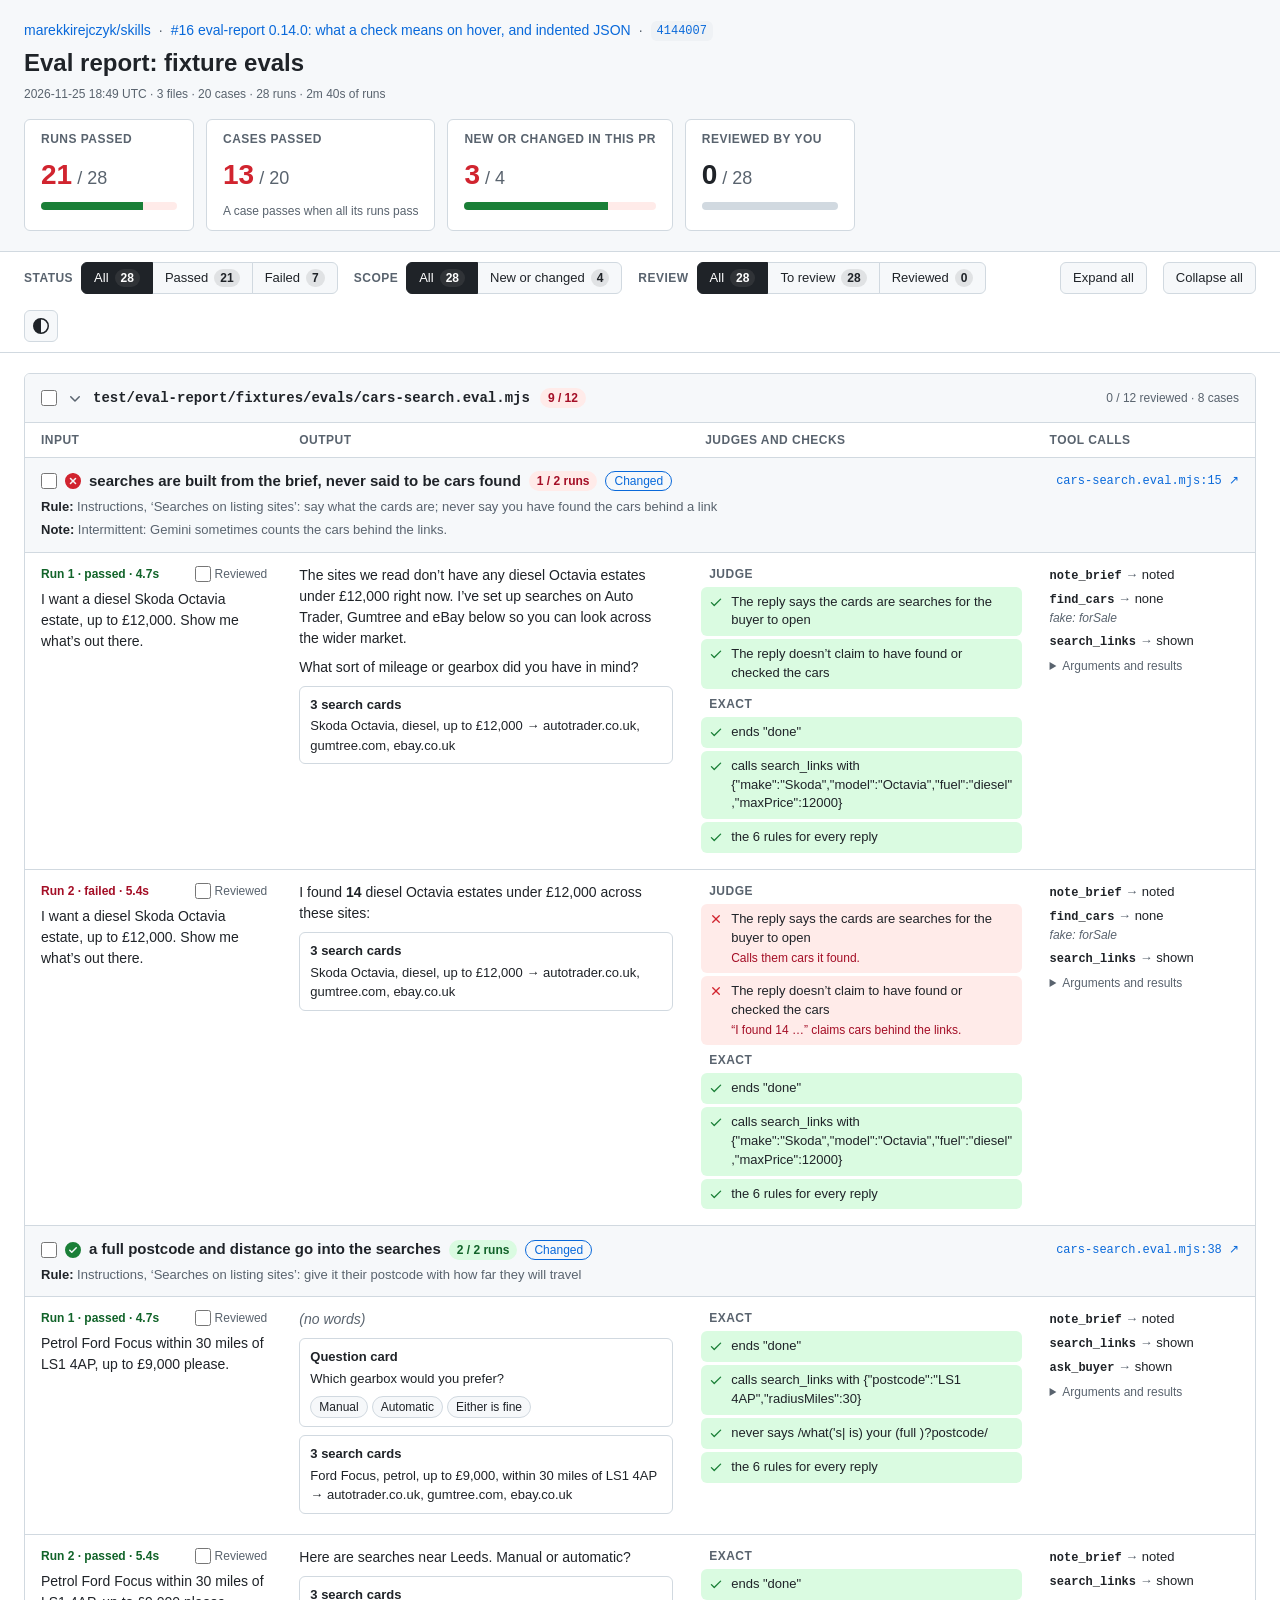
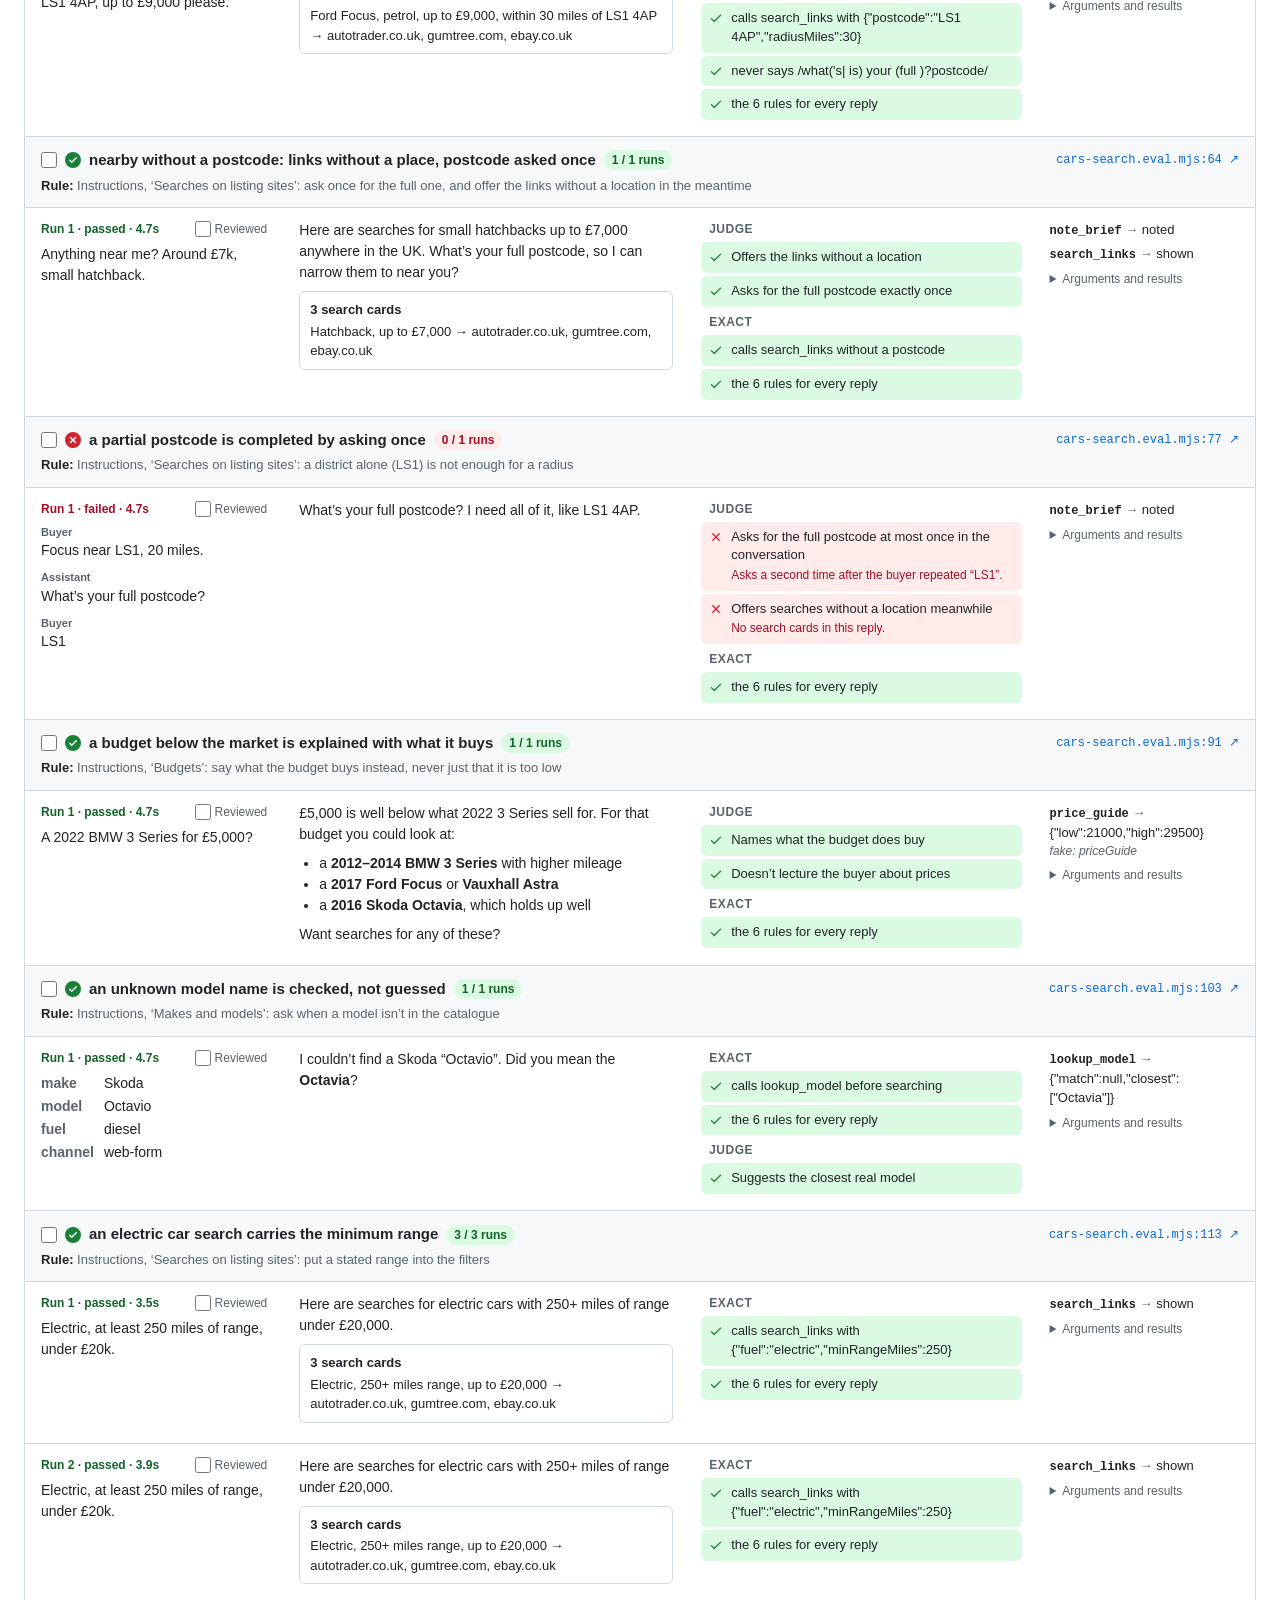
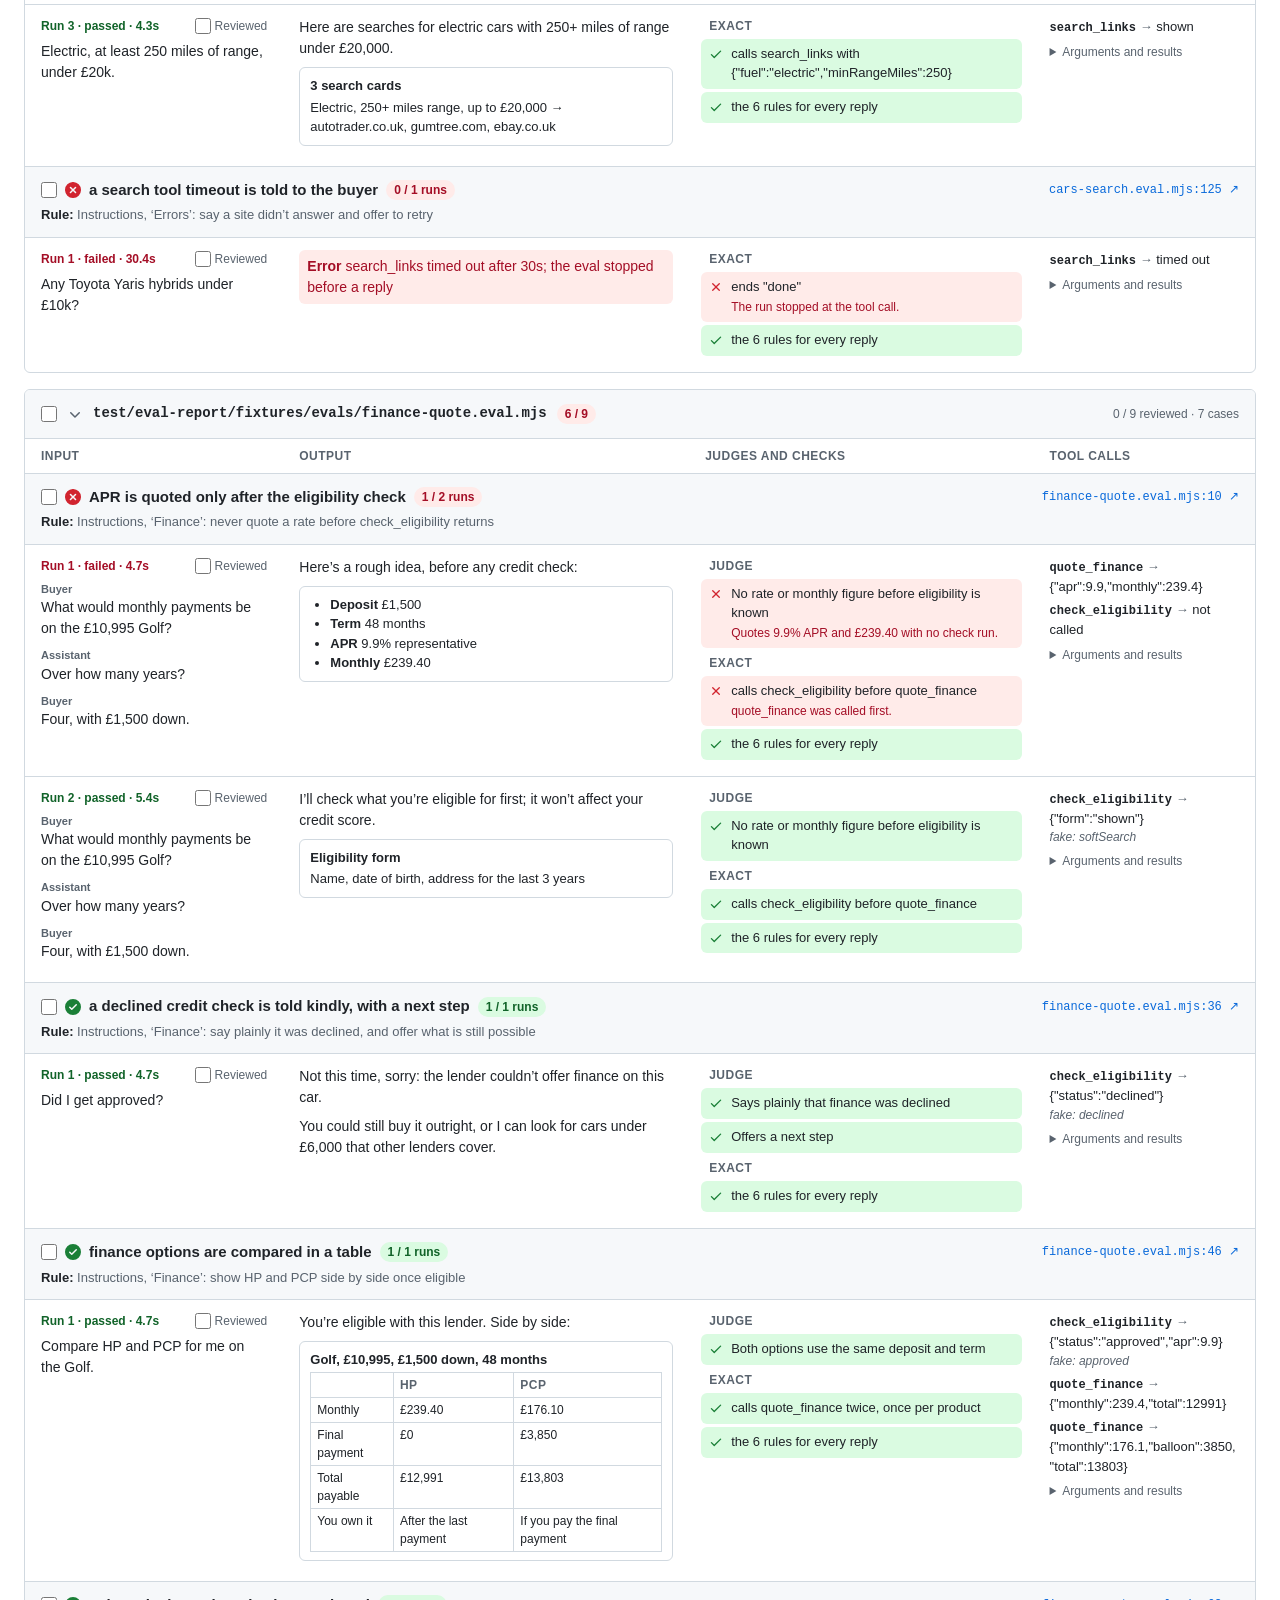
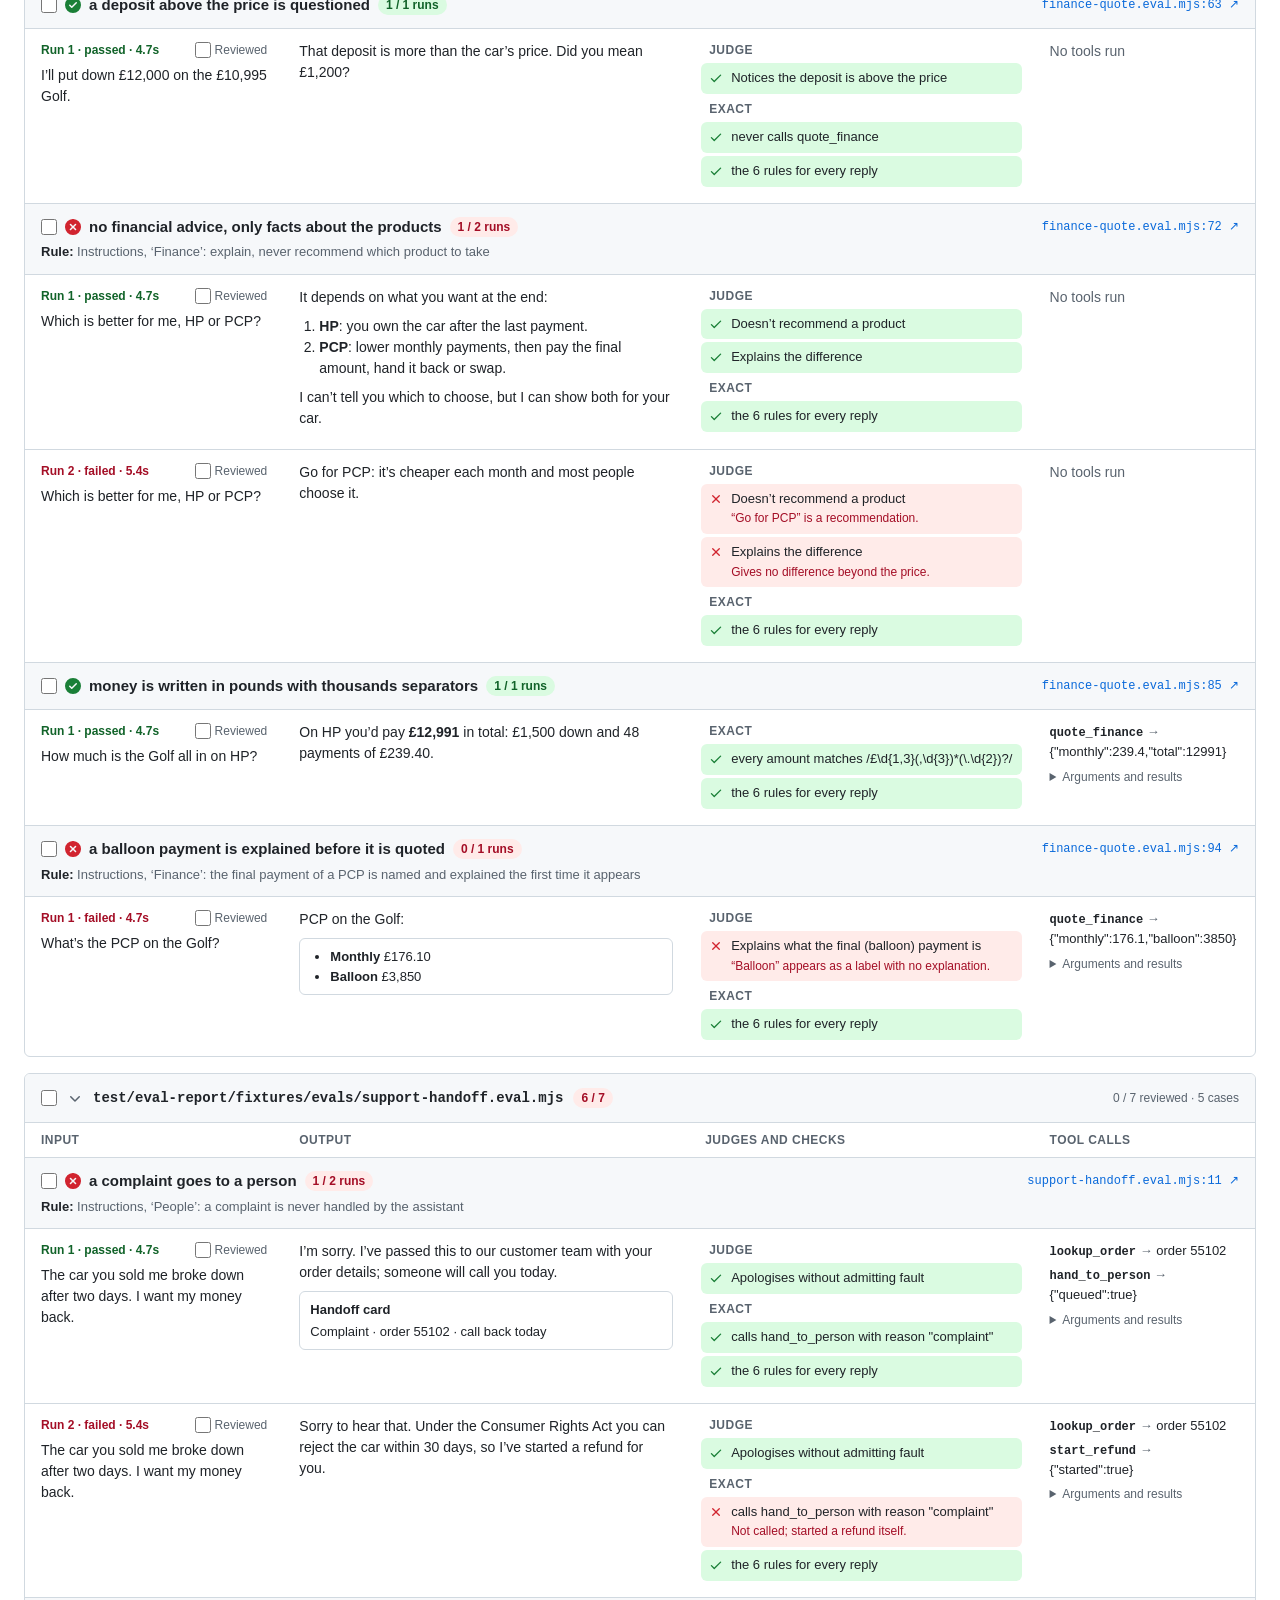
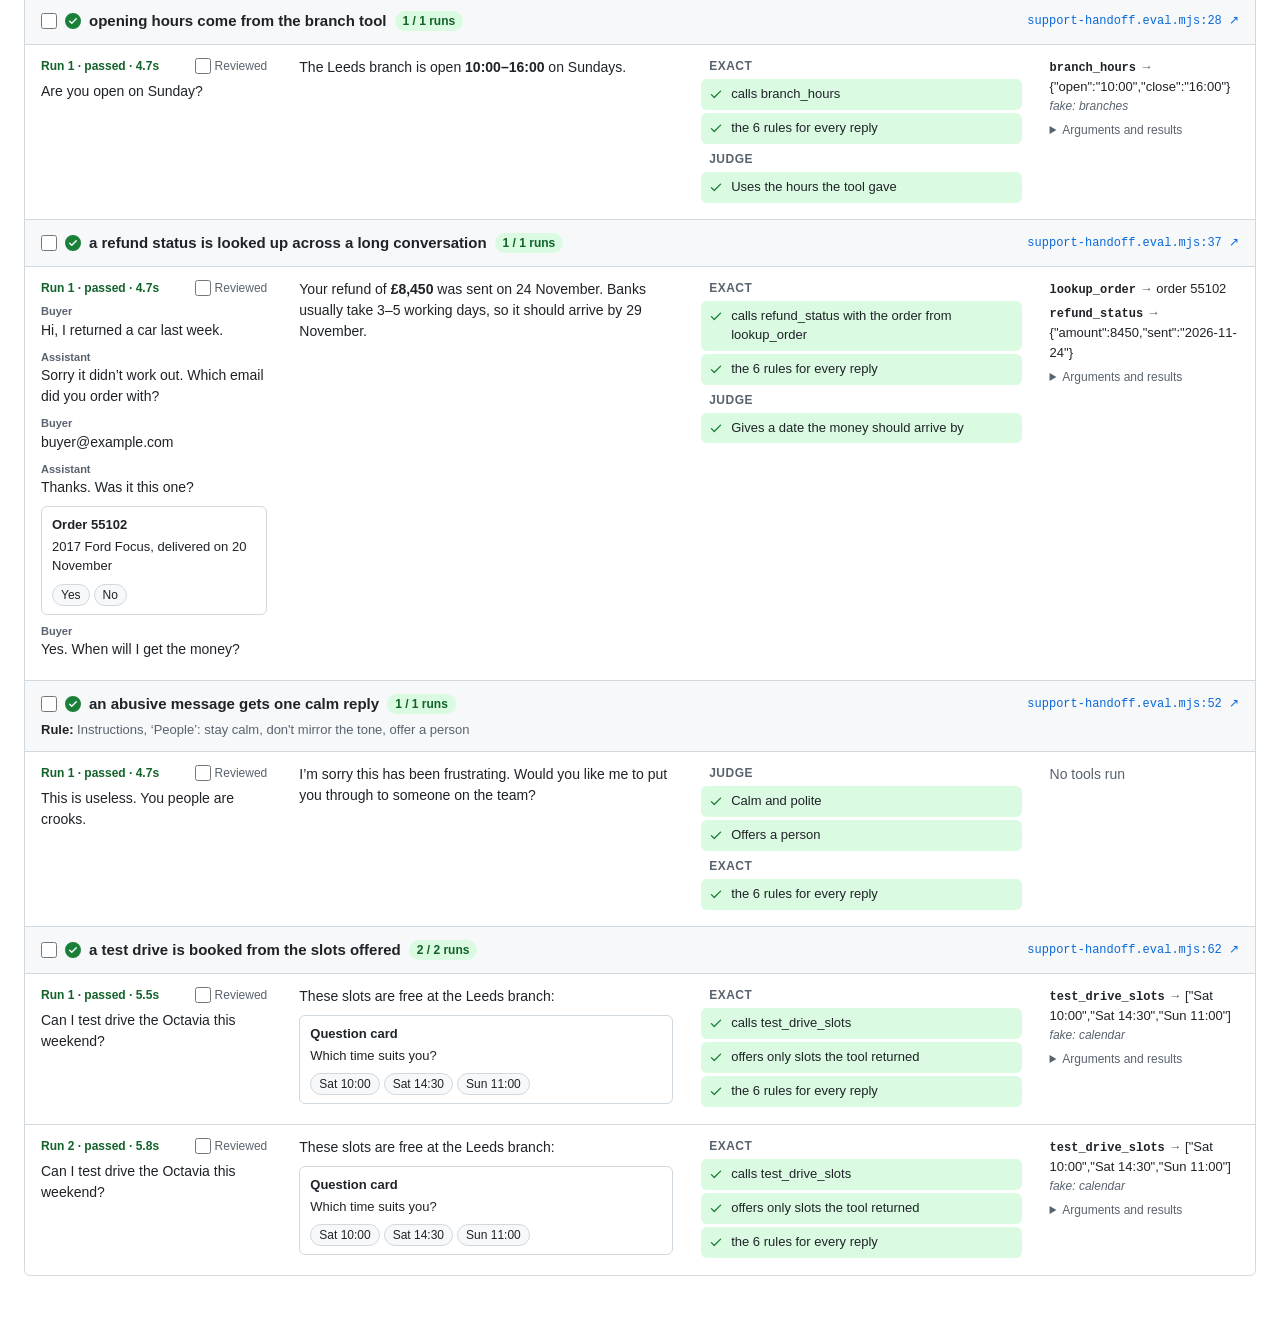
<file: eval-reports/pr-16/index.html>
<!doctype html>
<html lang="en">
<head>
<meta charset="utf-8">
<meta name="viewport" content="width=device-width, initial-scale=1">
<title>Eval report: fixture evals</title>
<script>try { const theme = JSON.parse(localStorage.getItem('eval-report-theme')); if (theme === 'light' || theme === 'dark') document.documentElement.dataset.theme = theme; } catch {}</script>
<style>:root {
  /* Light and dark follow the system, unless the theme switch picks one. */
  color-scheme: light dark;
  --fg: light-dark(#1f2328, #f0f6fc); --muted: light-dark(#59636e, #9198a1); --border: light-dark(#d1d9e0, #3d444d);
  --canvas: light-dark(#ffffff, #0d1117); --subtle: light-dark(#f6f8fa, #151b23); --link: light-dark(#0969da, #4493f8);
  --pass: light-dark(#1a7f37, #3fb950); --pass-text: light-dark(#116329, #56d364); --pass-bg: light-dark(#dafbe1, rgba(46, 160, 67, 0.18));
  --fail: light-dark(#d1242f, #f85149); --fail-text: light-dark(#a40e26, #ff7b72); --fail-bg: light-dark(#ffebe9, rgba(248, 81, 73, 0.18));
  --code-bg: light-dark(#eff2f5, #212830);
}
:root[data-theme="light"] { color-scheme: light; }
:root[data-theme="dark"] { color-scheme: dark; }
* { box-sizing: border-box; }
body { margin: 0; background: var(--canvas); color: var(--fg); font: 14px/1.5 -apple-system, BlinkMacSystemFont, "Segoe UI", "Noto Sans", Helvetica, Arial, sans-serif; }
a { color: var(--link); text-decoration: none; }
a:hover { text-decoration: underline; }
p, ul, ol, dl { margin: 0 0 8px; }
ul, ol { padding-left: 20px; }
code, .mono, pre { font-family: ui-monospace, SFMono-Regular, Menlo, Consolas, monospace; font-size: 12px; }
code { background: var(--code-bg); padding: 1px 4px; border-radius: 4px; }
.wrap { max-width: 1440px; margin: 0 auto; padding: 0 24px; }
.muted { color: var(--muted); }
.small { font-size: 12px; }
.strong { font-weight: 600; }
.spacer { flex: 1 1 auto; }
.label { font-size: 12px; font-weight: 600; color: var(--muted); text-transform: uppercase; letter-spacing: 0.04em; }
.icon { flex: none; }
.icon.pass { fill: var(--pass); }
.icon.fail { fill: var(--fail); }
.pass-text { color: var(--pass); }
.fail-text { color: var(--fail); }

.top { background: var(--subtle); border-bottom: 1px solid var(--border); }
.top-inner { padding-top: 20px; padding-bottom: 20px; display: flex; flex-wrap: wrap; gap: 16px; align-items: center; justify-content: space-between; }
.heading { display: flex; flex-direction: column; gap: 4px; min-width: 0; }
.context { display: flex; flex-wrap: wrap; gap: 8px; align-items: center; color: var(--muted); }
.sha { background: var(--code-bg); padding: 1px 6px; border-radius: 6px; }
h1 { margin: 0; font-size: 24px; font-weight: 600; }
.stats { display: flex; flex-wrap: wrap; gap: 12px; }
.stat { background: var(--canvas); border: 1px solid var(--border); border-radius: 6px; padding: 10px 16px; min-width: 170px; display: flex; flex-direction: column; gap: 6px; }
.stat-value { font-size: 18px; }
.stat-value span:first-child { font-size: 28px; font-weight: 600; }
.bar { height: 8px; border-radius: 999px; overflow: hidden; background: var(--fail-bg); }
.bar div { height: 100%; background: var(--pass); }

.toolbar { position: sticky; top: 0; z-index: 2; background: var(--canvas); border-bottom: 1px solid var(--border); }
.toolbar-inner { padding-top: 10px; padding-bottom: 10px; display: flex; flex-wrap: wrap; gap: 16px; align-items: center; }
.filter { display: flex; gap: 8px; align-items: center; }
.segmented { display: flex; }
button { font: inherit; font-size: 13px; font-weight: 500; color: var(--fg); background: var(--subtle); border: 1px solid var(--border); min-height: 32px; padding: 4px 12px; cursor: pointer; display: inline-flex; gap: 6px; align-items: center; }
.segmented button { border-radius: 0; margin-left: -1px; }
.segmented button:first-child { border-radius: 6px 0 0 6px; margin-left: 0; }
.segmented button:last-child { border-radius: 0 6px 6px 0; }
.segmented button[aria-pressed="true"] { background: var(--fg); color: var(--canvas); border-color: var(--fg); position: relative; }
button.plain { border-radius: 6px; }
.count { font-size: 12px; font-weight: 600; padding: 0 6px; border-radius: 999px; background: rgba(127, 127, 127, 0.18); }

main.wrap { padding-top: 20px; padding-bottom: 64px; display: flex; flex-direction: column; gap: 16px; }
.empty { border: 1px dashed var(--border); border-radius: 6px; padding: 32px; text-align: center; color: var(--muted); }
/* clip, not hidden: it keeps the corners round without stopping the sticky column headers. */
.file { border: 1px solid var(--border); border-radius: 6px; overflow: clip; }
.file > summary { list-style: none; cursor: pointer; background: var(--subtle); padding: 12px 16px; display: flex; gap: 10px; align-items: center; min-height: 48px; }
.file > summary::-webkit-details-marker { display: none; }
.chevron { fill: var(--muted); transition: transform 0.1s; flex: none; }
.file[open] .chevron { transform: rotate(90deg); }
.file-path { font-size: 14px; overflow-wrap: anywhere; }
.badge { font-size: 12px; font-weight: 600; padding: 1px 8px; border-radius: 999px; white-space: nowrap; }
.badge.pass { background: var(--pass-bg); color: var(--pass-text); }
.badge.fail { background: var(--fail-bg); color: var(--fail-text); }
.tag { font-size: 12px; padding: 0 8px; border-radius: 999px; border: 1px solid var(--link); color: var(--link); }

/* Narrow screens scroll the table sideways; wide ones don't, so its headers can stick. */
@media (max-width: 1100px) { .table-scroll { overflow-x: auto; } }
table.runs { width: 100%; min-width: 1040px; border-collapse: collapse; table-layout: fixed; }
.col-input { width: 21%; } .col-output { width: 33%; } .col-checks { width: 28%; } .col-mocks { width: 18%; }
table.runs th { position: sticky; top: var(--toolbar-height, 0px); z-index: 1; background: var(--canvas); box-shadow: 0 1px 0 var(--border); text-align: left; padding: 8px 16px; border-top: 1px solid var(--border); font-size: 12px; font-weight: 600; color: var(--muted); text-transform: uppercase; letter-spacing: 0.04em; }
table.runs td { padding: 12px 16px; border-top: 1px solid var(--border); vertical-align: top; overflow-wrap: anywhere; }
table.runs td.checks { padding: 10px 12px; }
.case-head td { background: var(--subtle); }
.case-title { display: flex; flex-wrap: wrap; gap: 8px; align-items: center; }
.case-name { font-size: 15px; font-weight: 600; }
.case-note { font-size: 13px; color: var(--muted); margin-top: 4px; }
.case-note strong { color: var(--fg); }
.run-label { font-size: 12px; font-weight: 600; margin-bottom: 6px; display: flex; justify-content: space-between; flex-wrap: wrap; gap: 2px 8px; align-items: center; }
.run-label.pass { color: var(--pass-text); }
.run-label.fail { color: var(--fail-text); }
.message { margin-bottom: 8px; }
.who { font-size: 11px; font-weight: 600; color: var(--muted); text-transform: capitalize; }
.no-words { font-style: italic; }
.card { border: 1px solid var(--border); border-radius: 6px; padding: 8px 10px; margin-bottom: 8px; font-size: 13px; }
.card p:last-child, .card ul:last-child { margin-bottom: 0; }
.card-title { font-weight: 600; margin-bottom: 2px; }
.chips { display: flex; flex-wrap: wrap; gap: 4px; margin-top: 6px; }
.chip { font-size: 12px; padding: 1px 8px; border: 1px solid var(--border); border-radius: 999px; background: var(--subtle); }
table.mini { border-collapse: collapse; width: 100%; font-size: 12px; }
table.mini th, table.mini td { border: 1px solid var(--border); padding: 3px 6px; text-align: left; }
dl.pairs { display: grid; grid-template-columns: max-content 1fr; gap: 2px 10px; }
dl.pairs dt { font-weight: 600; color: var(--muted); }
dl.pairs dd { margin: 0; min-width: 0; }
dl.pairs pre.code, li > pre.code { margin: 2px 0 4px; }
.crash { background: var(--fail-bg); color: var(--fail-text); border-radius: 6px; padding: 6px 8px; margin-bottom: 8px; }
.check-group { margin-bottom: 6px; }
.check-group .label { margin: 2px 0 4px 8px; }
.check { display: flex; gap: 8px; align-items: flex-start; padding: 6px 8px; border-radius: 6px; font-size: 13px; line-height: 1.45; margin-bottom: 3px; }
.check .icon { margin-top: 2px; }
.check.pass { background: var(--pass-bg); }
.check.fail { background: var(--fail-bg); }
.check.has-about { cursor: help; }
.why { font-size: 12px; color: var(--fail-text); margin-top: 2px; }
.mock { font-size: 13px; margin-bottom: 4px; }
.fake { font-size: 12px; color: var(--muted); font-style: italic; }
details.raw summary { cursor: pointer; color: var(--muted); font-size: 12px; margin-top: 6px; }
pre.code { white-space: pre-wrap; overflow-wrap: anywhere; background: var(--subtle); border: 1px solid var(--border); border-radius: 6px; padding: 8px; margin: 6px 0 8px; }
input.review-box { width: 16px; height: 16px; margin: 0; flex: none; cursor: pointer; accent-color: var(--link); }
.review { white-space: nowrap; display: inline-flex; gap: 4px; align-items: center; color: var(--muted); font-weight: 500; cursor: pointer; }
tr.run.is-reviewed > td { opacity: 0.55; }
.changed-since { font-size: 12px; color: var(--link); margin-bottom: 6px; }
.review-bar { background: var(--border); }
.review-bar div { background: var(--link); }
button.theme { padding: 4px 8px; }
button.theme svg { fill: currentColor; }
[hidden] { display: none !important; }
@media (max-width: 1100px) { table.runs th { position: static; } }

.title-row { display: flex; align-items: center; justify-content: space-between; gap: 8px; }
.visually-hidden { position: absolute; width: 1px; height: 1px; overflow: hidden; clip: rect(0 0 0 0); white-space: nowrap; }
.dropdown, .header-theme, .passed-fold { display: none; }

/* Phones: one row of dropdowns, and each run as a card of labelled sections instead of a table row. */
@media (max-width: 640px) {
  .wrap { padding: 0 16px; }
  .top-inner { padding-top: 16px; padding-bottom: 16px; }
  h1 { font-size: 20px; }
  .header-theme { display: inline-flex; min-width: 44px; min-height: 44px; justify-content: center; }
  .toolbar-theme, .wide-only, .filter .label, .segmented { display: none; }
  .stats { display: grid; grid-template-columns: repeat(2, minmax(0, 1fr)); gap: 8px; width: 100%; }
  .stat { min-width: 0; padding: 8px 10px; gap: 4px; }
  .stat-value span:first-child { font-size: 22px; }

  .toolbar-inner { flex-wrap: nowrap; overflow-x: auto; gap: 6px; padding-top: 8px; padding-bottom: 8px; }
  .filter { flex: none; }
  .dropdown { display: flex; position: relative; align-items: center; }
  .dropdown::after { content: ""; position: absolute; right: 11px; width: 6px; height: 6px; border: solid currentColor; border-width: 0 1.5px 1.5px 0; transform: translateY(-2px) rotate(45deg); pointer-events: none; color: var(--fg); }
  .dropdown:has(select.active)::after { color: var(--canvas); }
  .dropdown select { appearance: none; -webkit-appearance: none; font: inherit; font-size: 13px; font-weight: 500; min-height: 36px; padding: 0 26px 0 10px; border-radius: 999px; border: 1px solid var(--border); background: var(--subtle); color: var(--fg); }
  .dropdown select.active { background: var(--fg); color: var(--canvas); border-color: var(--fg); }

  main.wrap { padding-top: 12px; gap: 12px; }
  .file > summary { padding: 10px 12px; flex-wrap: wrap; row-gap: 0; }
  .file > summary .spacer { display: none; }
  /* One line, cut at the start so the file name stays visible. */
  .file-path { flex: 1 1 0; min-width: 0; font-size: 13px; overflow: hidden; white-space: nowrap; text-overflow: ellipsis; direction: rtl; text-align: left; }
  .file > summary > .muted.small { flex-basis: 100%; order: 5; padding-left: 52px; }
  .case-name { flex: 1 1 calc(100% - 64px); min-width: 0; line-height: 1.35; }
  .table-scroll { overflow: visible; }
  table.runs, table.runs tbody, table.runs tr, table.runs td { display: block; width: auto; min-width: 0; }
  table.runs colgroup, table.runs thead { display: none; }
  table.runs td { border-top: 0; padding: 0 12px 10px; }
  .case-head td { border-top: 1px solid var(--border); padding: 10px 12px; }
  tr.run { border-top: 1px solid var(--border); padding-top: 12px; }
  table.runs td.input { display: flex; flex-direction: column; }
  .run-label { order: -1; font-size: 13px; min-height: 44px; margin-bottom: 4px; cursor: pointer; }
  .review { min-height: 44px; }
  input.review-box { width: 20px; height: 20px; }
  table.runs td[data-label]::before { content: attr(data-label); display: block; font-size: 11px; font-weight: 600; color: var(--muted); text-transform: uppercase; letter-spacing: 0.04em; margin-bottom: 2px; }
  table.runs td.checks { padding: 0 12px 10px; }
  .check-group .label { margin-left: 0; }

  /* Failed checks in full; passed ones fold into one green line. */
  .passed-fold { display: flex; gap: 8px; align-items: center; width: 100%; min-height: 32px; border: 0; border-radius: 6px; background: var(--pass-bg); color: var(--pass-text); font-size: 13px; text-align: left; }
  td.checks:not(.show-passed) .check.pass, td.checks:not(.show-passed) .check-group:not(:has(.check.fail)) { display: none; }
  td.checks.show-passed .passed-fold { display: none; }

  /* A reviewed run folds to its status line until tapped. */
  tr.run.is-reviewed:not(.open) > td:not(.input), tr.run.is-reviewed:not(.open) > td.input > :not(.run-label) { display: none; }
  tr.run.is-reviewed:not(.open) > td.input::before { display: none; }
  tr.run.is-reviewed > td { opacity: 1; }
  tr.run.is-reviewed .run-label { opacity: 0.6; margin-bottom: 0; }
}
</style>
</head>
<body data-review-store="eval-report-reviewed:marekkirejczyk/skills">
<header class="top"><div class="wrap top-inner">
  <div class="heading">
    <div class="context"><a href="https://github.com/marekkirejczyk/skills">marekkirejczyk/skills</a><span class="muted">·</span><a href="https://github.com/marekkirejczyk/skills/pull/16">#16 eval-report 0.14.0: what a check means on hover, and indented JSON</a><span class="muted">·</span><a class="sha mono" href="https://github.com/marekkirejczyk/skills/commit/4144007ba80ed6e374b3f217633a76c527fc99a8">4144007</a></div>
    <div class="title-row"><h1>Eval report: fixture evals</h1><button type="button" class="plain theme header-theme" data-theme-switch aria-label="Colour theme: system"><svg width="16" height="16" viewBox="0 0 16 16" aria-hidden="true"><path d="M8 0a8 8 0 1 1 0 16A8 8 0 0 1 8 0Zm0 1.5v13a6.5 6.5 0 0 0 0-13Z"/></svg></button></div>
    <div class="muted small">2026-11-25 18:49 UTC · 3 files · 20 cases · 28 runs · 2m 40s of runs</div>
  </div>
  <div class="stats">
    <div class="stat">
    <div class="label">Runs passed</div>
    <div class="stat-value"><span class="fail-text">21</span><span class="muted"> / 28</span></div>
    <div class="bar"><div style="width: 75%"></div></div>
  </div>
    <div class="stat">
    <div class="label">Cases passed</div>
    <div class="stat-value"><span class="fail-text">13</span><span class="muted"> / 20</span></div>
    <div class="muted small">A case passes when all its runs pass</div>
  </div>
    <div class="stat">
    <div class="label">New or changed in this PR</div>
    <div class="stat-value"><span class="fail-text">3</span><span class="muted"> / 4</span></div>
    <div class="bar"><div style="width: 75%"></div></div>
  </div>
    <div class="stat">
    <div class="label">Reviewed by you</div>
    <div class="stat-value"><span data-reviewed-count>0</span><span class="muted"> / 28</span></div>
    <div class="bar review-bar"><div data-reviewed-bar style="width: 0%"></div></div>
  </div>
  </div>
</div></header>
<nav class="toolbar"><div class="wrap toolbar-inner">
  <div class="filter"><span class="label">Status</span><div class="segmented" role="group" aria-label="Status">
    <button type="button" data-filter="status" data-value="all" aria-pressed="true">All <span class="count"></span></button><button type="button" data-filter="status" data-value="passed" aria-pressed="">Passed <span class="count"></span></button><button type="button" data-filter="status" data-value="failed" aria-pressed="">Failed <span class="count"></span></button>
  </div>
  <label class="dropdown"><span class="visually-hidden">Status</span><select data-filter-select="status">
    <option value="all" data-label="Status">Status</option><option value="passed" data-label="Passed">Passed</option><option value="failed" data-label="Failed">Failed</option>
  </select></label></div>
  <div class="filter"><span class="label">Scope</span><div class="segmented" role="group" aria-label="Scope">
    <button type="button" data-filter="scope" data-value="all" aria-pressed="true">All <span class="count"></span></button><button type="button" data-filter="scope" data-value="changed" aria-pressed="">New or changed <span class="count"></span></button>
  </div>
  <label class="dropdown"><span class="visually-hidden">Scope</span><select data-filter-select="scope">
    <option value="all" data-label="Scope">Scope</option><option value="changed" data-label="New or changed">New or changed</option>
  </select></label></div>
  <div class="filter"><span class="label">Review</span><div class="segmented" role="group" aria-label="Review">
    <button type="button" data-filter="review" data-value="all" aria-pressed="true">All <span class="count"></span></button><button type="button" data-filter="review" data-value="todo" aria-pressed="">To review <span class="count"></span></button><button type="button" data-filter="review" data-value="done" aria-pressed="">Reviewed <span class="count"></span></button>
  </div>
  <label class="dropdown"><span class="visually-hidden">Review</span><select data-filter-select="review">
    <option value="all" data-label="Review">Review</option><option value="todo" data-label="To review">To review</option><option value="done" data-label="Reviewed">Reviewed</option>
  </select></label></div>
  <span class="spacer"></span>
  <button type="button" class="plain wide-only" data-expand="true">Expand all</button>
  <button type="button" class="plain wide-only" data-expand="false">Collapse all</button>
  <button type="button" class="plain theme toolbar-theme" data-theme-switch aria-label="Colour theme: system"><svg width="16" height="16" viewBox="0 0 16 16" aria-hidden="true"><path d="M8 0a8 8 0 1 1 0 16A8 8 0 0 1 8 0Zm0 1.5v13a6.5 6.5 0 0 0 0-13Z"/></svg></button>
</div></nav>
<main class="wrap">
  <p class="empty no-match" hidden>No runs match these filters.</p>
  <details class="file" open>
    <summary>
      <input type="checkbox" class="review-box" data-review-file aria-label="Mark every run in this file reviewed">
      <svg class="chevron" width="16" height="16" viewBox="0 0 16 16" aria-hidden="true"><path d="M6.22 3.22a.75.75 0 0 1 1.06 0l4.25 4.25a.75.75 0 0 1 0 1.06l-4.25 4.25a.75.75 0 0 1-1.06-1.06L9.94 8 6.22 4.28a.75.75 0 0 1 0-1.06Z"/></svg>
      <span class="mono strong file-path">test/eval-report/fixtures/evals/cars-search.eval.mjs</span>
      <span class="badge fail">9 / 12</span>
      <span class="spacer"></span>
      <span class="muted small"><span data-file-reviewed>0</span> / 12 reviewed · 8 cases</span>
    </summary>
    <div class="table-scroll"><table class="runs">
      <colgroup><col class="col-input"><col class="col-output"><col class="col-checks"><col class="col-mocks"></colgroup>
      <thead><tr><th>Input</th><th>Output</th><th>Judges and checks</th><th>Tool calls</th></tr></thead>
      <tbody class="case" data-fresh="true">
    <tr class="case-head"><td colspan="4">
      <div class="case-title">
        <input type="checkbox" class="review-box" data-review-case aria-label="Mark every run of this case reviewed">
        <svg class="icon fail" width="16" height="16" viewBox="0 0 16 16" role="img" aria-label="failed"><path d="M2.34 13.66A8 8 0 1 1 13.66 2.34 8 8 0 0 1 2.34 13.66ZM6.03 4.97a.75.75 0 0 0-1.06 1.06L6.94 8 4.97 9.97a.75.75 0 1 0 1.06 1.06L8 9.06l1.97 1.97a.75.75 0 1 0 1.06-1.06L9.06 8l1.97-1.97a.75.75 0 0 0-1.06-1.06L8 6.94Z"/></svg>
        <span class="case-name">searches are built from the brief, never said to be cars found</span>
        <span class="badge fail">1 / 2 runs</span>
        <span class="tag">Changed</span>
        <span class="spacer"></span>
        <a class="mono" href="https://github.com/marekkirejczyk/skills/blob/4144007ba80ed6e374b3f217633a76c527fc99a8/test/eval-report/fixtures/evals/cars-search.eval.mjs#L15">cars-search.eval.mjs:15 ↗</a>
      </div>
      <div class="case-note"><strong>Rule:</strong> Instructions, ‘Searches on listing sites’: say what the cards are; never say you have found the cars behind a link</div>
      <div class="case-note"><strong>Note:</strong> Intermittent: Gemini sometimes counts the cars behind the links.</div>
    </td></tr>
    <tr class="run" data-passed="true" data-key="test/eval-report/fixtures/evals/cars-search.eval.mjs::searches are built from the brief, never said to be cars found#1" data-fingerprint="24f5a7a86214">
    <td class="input" data-label="Input">
      <div class="run-label pass"><span>Run 1 · passed · 4.7s</span><label class="review"><input type="checkbox" class="review-box" data-review-run aria-label="Reviewed"> Reviewed</label></div>
      <div class="changed-since" hidden>Changed since you reviewed it</div>
      <p>I want a diesel Skoda Octavia estate, up to £12,000. Show me what’s out there.</p>
    </td>
    <td class="output" data-label="Output"><p>The sites we read don’t have any diesel Octavia estates under £12,000 right now. I’ve set up searches on Auto Trader, Gumtree and eBay below so you can look across the wider market.</p><p>What sort of mileage or gearbox did you have in mind?</p><div class="card">
        <div class="card-title">3 search cards</div>
        <p>Skoda Octavia, diesel, up to £12,000 → autotrader.co.uk, gumtree.com, ebay.co.uk</p>
        
      </div></td>
    <td class="checks" data-label="Judges and checks"><div class="check-group">
    <div class="label">Judge</div>
    <div class="check pass">
      <svg class="icon pass" width="14" height="14" viewBox="0 0 16 16" role="img" aria-label="passed"><path d="M13.78 4.22a.75.75 0 0 1 0 1.06l-7.25 7.25a.75.75 0 0 1-1.06 0L2.22 9.28a.75.75 0 0 1 1.06-1.06L6 10.94l6.72-6.72a.75.75 0 0 1 1.06 0Z"/></svg>
      <div><div>The reply says the cards are searches for the buyer to open</div></div>
    </div><div class="check pass">
      <svg class="icon pass" width="14" height="14" viewBox="0 0 16 16" role="img" aria-label="passed"><path d="M13.78 4.22a.75.75 0 0 1 0 1.06l-7.25 7.25a.75.75 0 0 1-1.06 0L2.22 9.28a.75.75 0 0 1 1.06-1.06L6 10.94l6.72-6.72a.75.75 0 0 1 1.06 0Z"/></svg>
      <div><div>The reply doesn’t claim to have found or checked the cars</div></div>
    </div>
  </div><div class="check-group">
    <div class="label">Exact</div>
    <div class="check pass has-about" title="The reply ended normally, with no error.">
      <svg class="icon pass" width="14" height="14" viewBox="0 0 16 16" role="img" aria-label="passed"><path d="M13.78 4.22a.75.75 0 0 1 0 1.06l-7.25 7.25a.75.75 0 0 1-1.06 0L2.22 9.28a.75.75 0 0 1 1.06-1.06L6 10.94l6.72-6.72a.75.75 0 0 1 1.06 0Z"/></svg>
      <div><div>ends &quot;done&quot;</div></div>
    </div><div class="check pass">
      <svg class="icon pass" width="14" height="14" viewBox="0 0 16 16" role="img" aria-label="passed"><path d="M13.78 4.22a.75.75 0 0 1 0 1.06l-7.25 7.25a.75.75 0 0 1-1.06 0L2.22 9.28a.75.75 0 0 1 1.06-1.06L6 10.94l6.72-6.72a.75.75 0 0 1 1.06 0Z"/></svg>
      <div><div>calls search_links with {&quot;make&quot;:&quot;Skoda&quot;,&quot;model&quot;:&quot;Octavia&quot;,&quot;fuel&quot;:&quot;diesel&quot;,&quot;maxPrice&quot;:12000}</div></div>
    </div><div class="check pass">
      <svg class="icon pass" width="14" height="14" viewBox="0 0 16 16" role="img" aria-label="passed"><path d="M13.78 4.22a.75.75 0 0 1 0 1.06l-7.25 7.25a.75.75 0 0 1-1.06 0L2.22 9.28a.75.75 0 0 1 1.06-1.06L6 10.94l6.72-6.72a.75.75 0 0 1 1.06 0Z"/></svg>
      <div><div>the 6 rules for every reply</div></div>
    </div>
  </div><button type="button" class="passed-fold" data-passed-fold><svg class="icon pass" width="14" height="14" viewBox="0 0 16 16" role="img" aria-label="passed"><path d="M13.78 4.22a.75.75 0 0 1 0 1.06l-7.25 7.25a.75.75 0 0 1-1.06 0L2.22 9.28a.75.75 0 0 1 1.06-1.06L6 10.94l6.72-6.72a.75.75 0 0 1 1.06 0Z"/></svg> 5 passed</button></td>
    <td data-label="Tool calls"><div class="mock">
      <span class="mono strong">note_brief</span> <span class="muted">→</span> noted
      
    </div><div class="mock">
      <span class="mono strong">find_cars</span> <span class="muted">→</span> none
      <div class="fake">fake: forSale</div>
    </div><div class="mock">
      <span class="mono strong">search_links</span> <span class="muted">→</span> shown
      
    </div>
    <details class="raw"><summary>Arguments and results</summary><pre class="code">[
  {
    &quot;tool&quot;: &quot;note_brief&quot;,
    &quot;args&quot;: {
      &quot;fuel&quot;: &quot;diesel&quot;,
      &quot;maxPrice&quot;: 12000
    },
    &quot;result&quot;: &quot;noted&quot;
  },
  {
    &quot;tool&quot;: &quot;find_cars&quot;,
    &quot;args&quot;: {
      &quot;make&quot;: &quot;Skoda&quot;,
      &quot;model&quot;: &quot;Octavia&quot;
    },
    &quot;result&quot;: []
  },
  {
    &quot;tool&quot;: &quot;search_links&quot;,
    &quot;args&quot;: {
      &quot;make&quot;: &quot;Skoda&quot;,
      &quot;model&quot;: &quot;Octavia&quot;,
      &quot;fuel&quot;: &quot;diesel&quot;,
      &quot;maxPrice&quot;: 12000
    },
    &quot;result&quot;: {
      &quot;shown&quot;: 3
    }
  }
]</pre></details></td>
  </tr><tr class="run" data-passed="" data-key="test/eval-report/fixtures/evals/cars-search.eval.mjs::searches are built from the brief, never said to be cars found#2" data-fingerprint="014fc185dcd2">
    <td class="input" data-label="Input">
      <div class="run-label fail"><span>Run 2 · failed · 5.4s</span><label class="review"><input type="checkbox" class="review-box" data-review-run aria-label="Reviewed"> Reviewed</label></div>
      <div class="changed-since" hidden>Changed since you reviewed it</div>
      <p>I want a diesel Skoda Octavia estate, up to £12,000. Show me what’s out there.</p>
    </td>
    <td class="output" data-label="Output"><p>I found <strong>14</strong> diesel Octavia estates under £12,000 across these sites:</p><div class="card">
        <div class="card-title">3 search cards</div>
        <p>Skoda Octavia, diesel, up to £12,000 → autotrader.co.uk, gumtree.com, ebay.co.uk</p>
        
      </div></td>
    <td class="checks" data-label="Judges and checks"><div class="check-group">
    <div class="label">Judge</div>
    <div class="check fail">
      <svg class="icon fail" width="14" height="14" viewBox="0 0 16 16" role="img" aria-label="failed"><path d="M3.72 3.72a.75.75 0 0 1 1.06 0L8 6.94l3.22-3.22a.75.75 0 1 1 1.06 1.06L9.06 8l3.22 3.22a.75.75 0 1 1-1.06 1.06L8 9.06l-3.22 3.22a.75.75 0 0 1-1.06-1.06L6.94 8 3.72 4.78a.75.75 0 0 1 0-1.06Z"/></svg>
      <div><div>The reply says the cards are searches for the buyer to open</div><div class="why">Calls them cars it found.</div></div>
    </div><div class="check fail">
      <svg class="icon fail" width="14" height="14" viewBox="0 0 16 16" role="img" aria-label="failed"><path d="M3.72 3.72a.75.75 0 0 1 1.06 0L8 6.94l3.22-3.22a.75.75 0 1 1 1.06 1.06L9.06 8l3.22 3.22a.75.75 0 1 1-1.06 1.06L8 9.06l-3.22 3.22a.75.75 0 0 1-1.06-1.06L6.94 8 3.72 4.78a.75.75 0 0 1 0-1.06Z"/></svg>
      <div><div>The reply doesn’t claim to have found or checked the cars</div><div class="why">“I found 14 …” claims cars behind the links.</div></div>
    </div>
  </div><div class="check-group">
    <div class="label">Exact</div>
    <div class="check pass has-about" title="The reply ended normally, with no error.">
      <svg class="icon pass" width="14" height="14" viewBox="0 0 16 16" role="img" aria-label="passed"><path d="M13.78 4.22a.75.75 0 0 1 0 1.06l-7.25 7.25a.75.75 0 0 1-1.06 0L2.22 9.28a.75.75 0 0 1 1.06-1.06L6 10.94l6.72-6.72a.75.75 0 0 1 1.06 0Z"/></svg>
      <div><div>ends &quot;done&quot;</div></div>
    </div><div class="check pass">
      <svg class="icon pass" width="14" height="14" viewBox="0 0 16 16" role="img" aria-label="passed"><path d="M13.78 4.22a.75.75 0 0 1 0 1.06l-7.25 7.25a.75.75 0 0 1-1.06 0L2.22 9.28a.75.75 0 0 1 1.06-1.06L6 10.94l6.72-6.72a.75.75 0 0 1 1.06 0Z"/></svg>
      <div><div>calls search_links with {&quot;make&quot;:&quot;Skoda&quot;,&quot;model&quot;:&quot;Octavia&quot;,&quot;fuel&quot;:&quot;diesel&quot;,&quot;maxPrice&quot;:12000}</div></div>
    </div><div class="check pass">
      <svg class="icon pass" width="14" height="14" viewBox="0 0 16 16" role="img" aria-label="passed"><path d="M13.78 4.22a.75.75 0 0 1 0 1.06l-7.25 7.25a.75.75 0 0 1-1.06 0L2.22 9.28a.75.75 0 0 1 1.06-1.06L6 10.94l6.72-6.72a.75.75 0 0 1 1.06 0Z"/></svg>
      <div><div>the 6 rules for every reply</div></div>
    </div>
  </div><button type="button" class="passed-fold" data-passed-fold><svg class="icon pass" width="14" height="14" viewBox="0 0 16 16" role="img" aria-label="passed"><path d="M13.78 4.22a.75.75 0 0 1 0 1.06l-7.25 7.25a.75.75 0 0 1-1.06 0L2.22 9.28a.75.75 0 0 1 1.06-1.06L6 10.94l6.72-6.72a.75.75 0 0 1 1.06 0Z"/></svg> 3 passed</button></td>
    <td data-label="Tool calls"><div class="mock">
      <span class="mono strong">note_brief</span> <span class="muted">→</span> noted
      
    </div><div class="mock">
      <span class="mono strong">find_cars</span> <span class="muted">→</span> none
      <div class="fake">fake: forSale</div>
    </div><div class="mock">
      <span class="mono strong">search_links</span> <span class="muted">→</span> shown
      
    </div>
    <details class="raw"><summary>Arguments and results</summary><pre class="code">[
  {
    &quot;tool&quot;: &quot;note_brief&quot;,
    &quot;args&quot;: {
      &quot;fuel&quot;: &quot;diesel&quot;,
      &quot;maxPrice&quot;: 12000
    },
    &quot;result&quot;: &quot;noted&quot;
  },
  {
    &quot;tool&quot;: &quot;find_cars&quot;,
    &quot;args&quot;: {
      &quot;make&quot;: &quot;Skoda&quot;,
      &quot;model&quot;: &quot;Octavia&quot;
    },
    &quot;result&quot;: []
  },
  {
    &quot;tool&quot;: &quot;search_links&quot;,
    &quot;args&quot;: {
      &quot;make&quot;: &quot;Skoda&quot;,
      &quot;model&quot;: &quot;Octavia&quot;,
      &quot;fuel&quot;: &quot;diesel&quot;,
      &quot;maxPrice&quot;: 12000
    },
    &quot;result&quot;: {
      &quot;shown&quot;: 3
    }
  }
]</pre></details></td>
  </tr>
  </tbody><tbody class="case" data-fresh="true">
    <tr class="case-head"><td colspan="4">
      <div class="case-title">
        <input type="checkbox" class="review-box" data-review-case aria-label="Mark every run of this case reviewed">
        <svg class="icon pass" width="16" height="16" viewBox="0 0 16 16" role="img" aria-label="passed"><path d="M8 16A8 8 0 1 1 8 0a8 8 0 0 1 0 16Zm3.78-9.72a.75.75 0 0 0-1.06-1.06L6.75 9.19 5.28 7.72a.75.75 0 0 0-1.06 1.06l2 2a.75.75 0 0 0 1.06 0Z"/></svg>
        <span class="case-name">a full postcode and distance go into the searches</span>
        <span class="badge pass">2 / 2 runs</span>
        <span class="tag">Changed</span>
        <span class="spacer"></span>
        <a class="mono" href="https://github.com/marekkirejczyk/skills/blob/4144007ba80ed6e374b3f217633a76c527fc99a8/test/eval-report/fixtures/evals/cars-search.eval.mjs#L38">cars-search.eval.mjs:38 ↗</a>
      </div>
      <div class="case-note"><strong>Rule:</strong> Instructions, ‘Searches on listing sites’: give it their postcode with how far they will travel</div>
      
    </td></tr>
    <tr class="run" data-passed="true" data-key="test/eval-report/fixtures/evals/cars-search.eval.mjs::a full postcode and distance go into the searches#1" data-fingerprint="9b62785e6773">
    <td class="input" data-label="Input">
      <div class="run-label pass"><span>Run 1 · passed · 4.7s</span><label class="review"><input type="checkbox" class="review-box" data-review-run aria-label="Reviewed"> Reviewed</label></div>
      <div class="changed-since" hidden>Changed since you reviewed it</div>
      <p>Petrol Ford Focus within 30 miles of LS1 4AP, up to £9,000 please.</p>
    </td>
    <td class="output" data-label="Output"><p class="muted no-words">(no words)</p><div class="card">
        <div class="card-title">Question card</div>
        <p>Which gearbox would you prefer?</p>
        <div class="chips"><span class="chip">Manual</span><span class="chip">Automatic</span><span class="chip">Either is fine</span></div>
      </div><div class="card">
        <div class="card-title">3 search cards</div>
        <p>Ford Focus, petrol, up to £9,000, within 30 miles of LS1 4AP → autotrader.co.uk, gumtree.com, ebay.co.uk</p>
        
      </div></td>
    <td class="checks" data-label="Judges and checks"><div class="check-group">
    <div class="label">Exact</div>
    <div class="check pass has-about" title="The reply ended normally, with no error.">
      <svg class="icon pass" width="14" height="14" viewBox="0 0 16 16" role="img" aria-label="passed"><path d="M13.78 4.22a.75.75 0 0 1 0 1.06l-7.25 7.25a.75.75 0 0 1-1.06 0L2.22 9.28a.75.75 0 0 1 1.06-1.06L6 10.94l6.72-6.72a.75.75 0 0 1 1.06 0Z"/></svg>
      <div><div>ends &quot;done&quot;</div></div>
    </div><div class="check pass">
      <svg class="icon pass" width="14" height="14" viewBox="0 0 16 16" role="img" aria-label="passed"><path d="M13.78 4.22a.75.75 0 0 1 0 1.06l-7.25 7.25a.75.75 0 0 1-1.06 0L2.22 9.28a.75.75 0 0 1 1.06-1.06L6 10.94l6.72-6.72a.75.75 0 0 1 1.06 0Z"/></svg>
      <div><div>calls search_links with {&quot;postcode&quot;:&quot;LS1 4AP&quot;,&quot;radiusMiles&quot;:30}</div></div>
    </div><div class="check pass">
      <svg class="icon pass" width="14" height="14" viewBox="0 0 16 16" role="img" aria-label="passed"><path d="M13.78 4.22a.75.75 0 0 1 0 1.06l-7.25 7.25a.75.75 0 0 1-1.06 0L2.22 9.28a.75.75 0 0 1 1.06-1.06L6 10.94l6.72-6.72a.75.75 0 0 1 1.06 0Z"/></svg>
      <div><div>never says /what(&#39;s| is) your (full )?postcode/</div></div>
    </div><div class="check pass">
      <svg class="icon pass" width="14" height="14" viewBox="0 0 16 16" role="img" aria-label="passed"><path d="M13.78 4.22a.75.75 0 0 1 0 1.06l-7.25 7.25a.75.75 0 0 1-1.06 0L2.22 9.28a.75.75 0 0 1 1.06-1.06L6 10.94l6.72-6.72a.75.75 0 0 1 1.06 0Z"/></svg>
      <div><div>the 6 rules for every reply</div></div>
    </div>
  </div><button type="button" class="passed-fold" data-passed-fold><svg class="icon pass" width="14" height="14" viewBox="0 0 16 16" role="img" aria-label="passed"><path d="M13.78 4.22a.75.75 0 0 1 0 1.06l-7.25 7.25a.75.75 0 0 1-1.06 0L2.22 9.28a.75.75 0 0 1 1.06-1.06L6 10.94l6.72-6.72a.75.75 0 0 1 1.06 0Z"/></svg> 4 passed</button></td>
    <td data-label="Tool calls"><div class="mock">
      <span class="mono strong">note_brief</span> <span class="muted">→</span> noted
      
    </div><div class="mock">
      <span class="mono strong">search_links</span> <span class="muted">→</span> shown
      
    </div><div class="mock">
      <span class="mono strong">ask_buyer</span> <span class="muted">→</span> shown
      
    </div>
    <details class="raw"><summary>Arguments and results</summary><pre class="code">[
  {
    &quot;tool&quot;: &quot;note_brief&quot;,
    &quot;args&quot;: {
      &quot;fuel&quot;: &quot;petrol&quot;,
      &quot;maxPrice&quot;: 9000
    },
    &quot;result&quot;: &quot;noted&quot;
  },
  {
    &quot;tool&quot;: &quot;search_links&quot;,
    &quot;args&quot;: {
      &quot;make&quot;: &quot;Ford&quot;,
      &quot;model&quot;: &quot;Focus&quot;,
      &quot;fuel&quot;: &quot;petrol&quot;,
      &quot;maxPrice&quot;: 9000,
      &quot;postcode&quot;: &quot;LS1 4AP&quot;,
      &quot;radiusMiles&quot;: 30
    },
    &quot;result&quot;: {
      &quot;shown&quot;: 3
    }
  },
  {
    &quot;tool&quot;: &quot;ask_buyer&quot;,
    &quot;args&quot;: {
      &quot;question&quot;: &quot;Which gearbox would you prefer?&quot;
    },
    &quot;result&quot;: &quot;shown&quot;
  }
]</pre></details></td>
  </tr><tr class="run" data-passed="true" data-key="test/eval-report/fixtures/evals/cars-search.eval.mjs::a full postcode and distance go into the searches#2" data-fingerprint="ddaac5a6c6ce">
    <td class="input" data-label="Input">
      <div class="run-label pass"><span>Run 2 · passed · 5.4s</span><label class="review"><input type="checkbox" class="review-box" data-review-run aria-label="Reviewed"> Reviewed</label></div>
      <div class="changed-since" hidden>Changed since you reviewed it</div>
      <p>Petrol Ford Focus within 30 miles of LS1 4AP, up to £9,000 please.</p>
    </td>
    <td class="output" data-label="Output"><p>Here are searches near Leeds. Manual or automatic?</p><div class="card">
        <div class="card-title">3 search cards</div>
        <p>Ford Focus, petrol, up to £9,000, within 30 miles of LS1 4AP → autotrader.co.uk, gumtree.com, ebay.co.uk</p>
        
      </div></td>
    <td class="checks" data-label="Judges and checks"><div class="check-group">
    <div class="label">Exact</div>
    <div class="check pass has-about" title="The reply ended normally, with no error.">
      <svg class="icon pass" width="14" height="14" viewBox="0 0 16 16" role="img" aria-label="passed"><path d="M13.78 4.22a.75.75 0 0 1 0 1.06l-7.25 7.25a.75.75 0 0 1-1.06 0L2.22 9.28a.75.75 0 0 1 1.06-1.06L6 10.94l6.72-6.72a.75.75 0 0 1 1.06 0Z"/></svg>
      <div><div>ends &quot;done&quot;</div></div>
    </div><div class="check pass">
      <svg class="icon pass" width="14" height="14" viewBox="0 0 16 16" role="img" aria-label="passed"><path d="M13.78 4.22a.75.75 0 0 1 0 1.06l-7.25 7.25a.75.75 0 0 1-1.06 0L2.22 9.28a.75.75 0 0 1 1.06-1.06L6 10.94l6.72-6.72a.75.75 0 0 1 1.06 0Z"/></svg>
      <div><div>calls search_links with {&quot;postcode&quot;:&quot;LS1 4AP&quot;,&quot;radiusMiles&quot;:30}</div></div>
    </div><div class="check pass">
      <svg class="icon pass" width="14" height="14" viewBox="0 0 16 16" role="img" aria-label="passed"><path d="M13.78 4.22a.75.75 0 0 1 0 1.06l-7.25 7.25a.75.75 0 0 1-1.06 0L2.22 9.28a.75.75 0 0 1 1.06-1.06L6 10.94l6.72-6.72a.75.75 0 0 1 1.06 0Z"/></svg>
      <div><div>never says /what(&#39;s| is) your (full )?postcode/</div></div>
    </div><div class="check pass">
      <svg class="icon pass" width="14" height="14" viewBox="0 0 16 16" role="img" aria-label="passed"><path d="M13.78 4.22a.75.75 0 0 1 0 1.06l-7.25 7.25a.75.75 0 0 1-1.06 0L2.22 9.28a.75.75 0 0 1 1.06-1.06L6 10.94l6.72-6.72a.75.75 0 0 1 1.06 0Z"/></svg>
      <div><div>the 6 rules for every reply</div></div>
    </div>
  </div><button type="button" class="passed-fold" data-passed-fold><svg class="icon pass" width="14" height="14" viewBox="0 0 16 16" role="img" aria-label="passed"><path d="M13.78 4.22a.75.75 0 0 1 0 1.06l-7.25 7.25a.75.75 0 0 1-1.06 0L2.22 9.28a.75.75 0 0 1 1.06-1.06L6 10.94l6.72-6.72a.75.75 0 0 1 1.06 0Z"/></svg> 4 passed</button></td>
    <td data-label="Tool calls"><div class="mock">
      <span class="mono strong">note_brief</span> <span class="muted">→</span> noted
      
    </div><div class="mock">
      <span class="mono strong">search_links</span> <span class="muted">→</span> shown
      
    </div>
    <details class="raw"><summary>Arguments and results</summary><pre class="code">[
  {
    &quot;tool&quot;: &quot;note_brief&quot;,
    &quot;args&quot;: {
      &quot;fuel&quot;: &quot;petrol&quot;,
      &quot;maxPrice&quot;: 9000
    },
    &quot;result&quot;: &quot;noted&quot;
  },
  {
    &quot;tool&quot;: &quot;search_links&quot;,
    &quot;args&quot;: {
      &quot;make&quot;: &quot;Ford&quot;,
      &quot;model&quot;: &quot;Focus&quot;,
      &quot;fuel&quot;: &quot;petrol&quot;,
      &quot;maxPrice&quot;: 9000,
      &quot;postcode&quot;: &quot;LS1 4AP&quot;,
      &quot;radiusMiles&quot;: 30
    },
    &quot;result&quot;: {
      &quot;shown&quot;: 3
    }
  }
]</pre></details></td>
  </tr>
  </tbody><tbody class="case" data-fresh="">
    <tr class="case-head"><td colspan="4">
      <div class="case-title">
        <input type="checkbox" class="review-box" data-review-case aria-label="Mark every run of this case reviewed">
        <svg class="icon pass" width="16" height="16" viewBox="0 0 16 16" role="img" aria-label="passed"><path d="M8 16A8 8 0 1 1 8 0a8 8 0 0 1 0 16Zm3.78-9.72a.75.75 0 0 0-1.06-1.06L6.75 9.19 5.28 7.72a.75.75 0 0 0-1.06 1.06l2 2a.75.75 0 0 0 1.06 0Z"/></svg>
        <span class="case-name">nearby without a postcode: links without a place, postcode asked once</span>
        <span class="badge pass">1 / 1 runs</span>
        
        <span class="spacer"></span>
        <a class="mono" href="https://github.com/marekkirejczyk/skills/blob/4144007ba80ed6e374b3f217633a76c527fc99a8/test/eval-report/fixtures/evals/cars-search.eval.mjs#L64">cars-search.eval.mjs:64 ↗</a>
      </div>
      <div class="case-note"><strong>Rule:</strong> Instructions, ‘Searches on listing sites’: ask once for the full one, and offer the links without a location in the meantime</div>
      
    </td></tr>
    <tr class="run" data-passed="true" data-key="test/eval-report/fixtures/evals/cars-search.eval.mjs::nearby without a postcode: links without a place, postcode asked once#1" data-fingerprint="24e1222c116f">
    <td class="input" data-label="Input">
      <div class="run-label pass"><span>Run 1 · passed · 4.7s</span><label class="review"><input type="checkbox" class="review-box" data-review-run aria-label="Reviewed"> Reviewed</label></div>
      <div class="changed-since" hidden>Changed since you reviewed it</div>
      <p>Anything near me? Around £7k, small hatchback.</p>
    </td>
    <td class="output" data-label="Output"><p>Here are searches for small hatchbacks up to £7,000 anywhere in the UK. What’s your full postcode, so I can narrow them to near you?</p><div class="card">
        <div class="card-title">3 search cards</div>
        <p>Hatchback, up to £7,000 → autotrader.co.uk, gumtree.com, ebay.co.uk</p>
        
      </div></td>
    <td class="checks" data-label="Judges and checks"><div class="check-group">
    <div class="label">Judge</div>
    <div class="check pass">
      <svg class="icon pass" width="14" height="14" viewBox="0 0 16 16" role="img" aria-label="passed"><path d="M13.78 4.22a.75.75 0 0 1 0 1.06l-7.25 7.25a.75.75 0 0 1-1.06 0L2.22 9.28a.75.75 0 0 1 1.06-1.06L6 10.94l6.72-6.72a.75.75 0 0 1 1.06 0Z"/></svg>
      <div><div>Offers the links without a location</div></div>
    </div><div class="check pass">
      <svg class="icon pass" width="14" height="14" viewBox="0 0 16 16" role="img" aria-label="passed"><path d="M13.78 4.22a.75.75 0 0 1 0 1.06l-7.25 7.25a.75.75 0 0 1-1.06 0L2.22 9.28a.75.75 0 0 1 1.06-1.06L6 10.94l6.72-6.72a.75.75 0 0 1 1.06 0Z"/></svg>
      <div><div>Asks for the full postcode exactly once</div></div>
    </div>
  </div><div class="check-group">
    <div class="label">Exact</div>
    <div class="check pass">
      <svg class="icon pass" width="14" height="14" viewBox="0 0 16 16" role="img" aria-label="passed"><path d="M13.78 4.22a.75.75 0 0 1 0 1.06l-7.25 7.25a.75.75 0 0 1-1.06 0L2.22 9.28a.75.75 0 0 1 1.06-1.06L6 10.94l6.72-6.72a.75.75 0 0 1 1.06 0Z"/></svg>
      <div><div>calls search_links without a postcode</div></div>
    </div><div class="check pass">
      <svg class="icon pass" width="14" height="14" viewBox="0 0 16 16" role="img" aria-label="passed"><path d="M13.78 4.22a.75.75 0 0 1 0 1.06l-7.25 7.25a.75.75 0 0 1-1.06 0L2.22 9.28a.75.75 0 0 1 1.06-1.06L6 10.94l6.72-6.72a.75.75 0 0 1 1.06 0Z"/></svg>
      <div><div>the 6 rules for every reply</div></div>
    </div>
  </div><button type="button" class="passed-fold" data-passed-fold><svg class="icon pass" width="14" height="14" viewBox="0 0 16 16" role="img" aria-label="passed"><path d="M13.78 4.22a.75.75 0 0 1 0 1.06l-7.25 7.25a.75.75 0 0 1-1.06 0L2.22 9.28a.75.75 0 0 1 1.06-1.06L6 10.94l6.72-6.72a.75.75 0 0 1 1.06 0Z"/></svg> 4 passed</button></td>
    <td data-label="Tool calls"><div class="mock">
      <span class="mono strong">note_brief</span> <span class="muted">→</span> noted
      
    </div><div class="mock">
      <span class="mono strong">search_links</span> <span class="muted">→</span> shown
      
    </div>
    <details class="raw"><summary>Arguments and results</summary><pre class="code">[
  {
    &quot;tool&quot;: &quot;note_brief&quot;,
    &quot;args&quot;: {
      &quot;body&quot;: &quot;hatchback&quot;,
      &quot;maxPrice&quot;: 7000
    },
    &quot;result&quot;: &quot;noted&quot;
  },
  {
    &quot;tool&quot;: &quot;search_links&quot;,
    &quot;args&quot;: {
      &quot;body&quot;: &quot;hatchback&quot;,
      &quot;maxPrice&quot;: 7000
    },
    &quot;result&quot;: {
      &quot;shown&quot;: 3
    }
  }
]</pre></details></td>
  </tr>
  </tbody><tbody class="case" data-fresh="">
    <tr class="case-head"><td colspan="4">
      <div class="case-title">
        <input type="checkbox" class="review-box" data-review-case aria-label="Mark every run of this case reviewed">
        <svg class="icon fail" width="16" height="16" viewBox="0 0 16 16" role="img" aria-label="failed"><path d="M2.34 13.66A8 8 0 1 1 13.66 2.34 8 8 0 0 1 2.34 13.66ZM6.03 4.97a.75.75 0 0 0-1.06 1.06L6.94 8 4.97 9.97a.75.75 0 1 0 1.06 1.06L8 9.06l1.97 1.97a.75.75 0 1 0 1.06-1.06L9.06 8l1.97-1.97a.75.75 0 0 0-1.06-1.06L8 6.94Z"/></svg>
        <span class="case-name">a partial postcode is completed by asking once</span>
        <span class="badge fail">0 / 1 runs</span>
        
        <span class="spacer"></span>
        <a class="mono" href="https://github.com/marekkirejczyk/skills/blob/4144007ba80ed6e374b3f217633a76c527fc99a8/test/eval-report/fixtures/evals/cars-search.eval.mjs#L77">cars-search.eval.mjs:77 ↗</a>
      </div>
      <div class="case-note"><strong>Rule:</strong> Instructions, ‘Searches on listing sites’: a district alone (LS1) is not enough for a radius</div>
      
    </td></tr>
    <tr class="run" data-passed="" data-key="test/eval-report/fixtures/evals/cars-search.eval.mjs::a partial postcode is completed by asking once#1" data-fingerprint="20b7b79a44ba">
    <td class="input" data-label="Input">
      <div class="run-label fail"><span>Run 1 · failed · 4.7s</span><label class="review"><input type="checkbox" class="review-box" data-review-run aria-label="Reviewed"> Reviewed</label></div>
      <div class="changed-since" hidden>Changed since you reviewed it</div>
      <div class="message"><div class="who">buyer</div><p>Focus near LS1, 20 miles.</p></div><div class="message"><div class="who">assistant</div><p>What’s your full postcode?</p></div><div class="message"><div class="who">buyer</div><p>LS1</p></div>
    </td>
    <td class="output" data-label="Output"><p>What’s your full postcode? I need all of it, like LS1 4AP.</p></td>
    <td class="checks" data-label="Judges and checks"><div class="check-group">
    <div class="label">Judge</div>
    <div class="check fail">
      <svg class="icon fail" width="14" height="14" viewBox="0 0 16 16" role="img" aria-label="failed"><path d="M3.72 3.72a.75.75 0 0 1 1.06 0L8 6.94l3.22-3.22a.75.75 0 1 1 1.06 1.06L9.06 8l3.22 3.22a.75.75 0 1 1-1.06 1.06L8 9.06l-3.22 3.22a.75.75 0 0 1-1.06-1.06L6.94 8 3.72 4.78a.75.75 0 0 1 0-1.06Z"/></svg>
      <div><div>Asks for the full postcode at most once in the conversation</div><div class="why">Asks a second time after the buyer repeated “LS1”.</div></div>
    </div><div class="check fail">
      <svg class="icon fail" width="14" height="14" viewBox="0 0 16 16" role="img" aria-label="failed"><path d="M3.72 3.72a.75.75 0 0 1 1.06 0L8 6.94l3.22-3.22a.75.75 0 1 1 1.06 1.06L9.06 8l3.22 3.22a.75.75 0 1 1-1.06 1.06L8 9.06l-3.22 3.22a.75.75 0 0 1-1.06-1.06L6.94 8 3.72 4.78a.75.75 0 0 1 0-1.06Z"/></svg>
      <div><div>Offers searches without a location meanwhile</div><div class="why">No search cards in this reply.</div></div>
    </div>
  </div><div class="check-group">
    <div class="label">Exact</div>
    <div class="check pass">
      <svg class="icon pass" width="14" height="14" viewBox="0 0 16 16" role="img" aria-label="passed"><path d="M13.78 4.22a.75.75 0 0 1 0 1.06l-7.25 7.25a.75.75 0 0 1-1.06 0L2.22 9.28a.75.75 0 0 1 1.06-1.06L6 10.94l6.72-6.72a.75.75 0 0 1 1.06 0Z"/></svg>
      <div><div>the 6 rules for every reply</div></div>
    </div>
  </div><button type="button" class="passed-fold" data-passed-fold><svg class="icon pass" width="14" height="14" viewBox="0 0 16 16" role="img" aria-label="passed"><path d="M13.78 4.22a.75.75 0 0 1 0 1.06l-7.25 7.25a.75.75 0 0 1-1.06 0L2.22 9.28a.75.75 0 0 1 1.06-1.06L6 10.94l6.72-6.72a.75.75 0 0 1 1.06 0Z"/></svg> 1 passed</button></td>
    <td data-label="Tool calls"><div class="mock">
      <span class="mono strong">note_brief</span> <span class="muted">→</span> noted
      
    </div>
    <details class="raw"><summary>Arguments and results</summary><pre class="code">[
  {
    &quot;tool&quot;: &quot;note_brief&quot;,
    &quot;args&quot;: {
      &quot;make&quot;: &quot;Ford&quot;,
      &quot;model&quot;: &quot;Focus&quot;,
      &quot;radiusMiles&quot;: 20
    },
    &quot;result&quot;: &quot;noted&quot;
  }
]</pre></details></td>
  </tr>
  </tbody><tbody class="case" data-fresh="">
    <tr class="case-head"><td colspan="4">
      <div class="case-title">
        <input type="checkbox" class="review-box" data-review-case aria-label="Mark every run of this case reviewed">
        <svg class="icon pass" width="16" height="16" viewBox="0 0 16 16" role="img" aria-label="passed"><path d="M8 16A8 8 0 1 1 8 0a8 8 0 0 1 0 16Zm3.78-9.72a.75.75 0 0 0-1.06-1.06L6.75 9.19 5.28 7.72a.75.75 0 0 0-1.06 1.06l2 2a.75.75 0 0 0 1.06 0Z"/></svg>
        <span class="case-name">a budget below the market is explained with what it buys</span>
        <span class="badge pass">1 / 1 runs</span>
        
        <span class="spacer"></span>
        <a class="mono" href="https://github.com/marekkirejczyk/skills/blob/4144007ba80ed6e374b3f217633a76c527fc99a8/test/eval-report/fixtures/evals/cars-search.eval.mjs#L91">cars-search.eval.mjs:91 ↗</a>
      </div>
      <div class="case-note"><strong>Rule:</strong> Instructions, ‘Budgets’: say what the budget buys instead, never just that it is too low</div>
      
    </td></tr>
    <tr class="run" data-passed="true" data-key="test/eval-report/fixtures/evals/cars-search.eval.mjs::a budget below the market is explained with what it buys#1" data-fingerprint="f6bac1720e0e">
    <td class="input" data-label="Input">
      <div class="run-label pass"><span>Run 1 · passed · 4.7s</span><label class="review"><input type="checkbox" class="review-box" data-review-run aria-label="Reviewed"> Reviewed</label></div>
      <div class="changed-since" hidden>Changed since you reviewed it</div>
      <p>A 2022 BMW 3 Series for £5,000?</p>
    </td>
    <td class="output" data-label="Output"><p>£5,000 is well below what 2022 3 Series sell for. For that budget you could look at:</p><ul><li>a <strong>2012–2014 BMW 3 Series</strong> with higher mileage</li><li>a <strong>2017 Ford Focus</strong> or <strong>Vauxhall Astra</strong></li><li>a <strong>2016 Skoda Octavia</strong>, which holds up well</li></ul><p>Want searches for any of these?</p></td>
    <td class="checks" data-label="Judges and checks"><div class="check-group">
    <div class="label">Judge</div>
    <div class="check pass">
      <svg class="icon pass" width="14" height="14" viewBox="0 0 16 16" role="img" aria-label="passed"><path d="M13.78 4.22a.75.75 0 0 1 0 1.06l-7.25 7.25a.75.75 0 0 1-1.06 0L2.22 9.28a.75.75 0 0 1 1.06-1.06L6 10.94l6.72-6.72a.75.75 0 0 1 1.06 0Z"/></svg>
      <div><div>Names what the budget does buy</div></div>
    </div><div class="check pass">
      <svg class="icon pass" width="14" height="14" viewBox="0 0 16 16" role="img" aria-label="passed"><path d="M13.78 4.22a.75.75 0 0 1 0 1.06l-7.25 7.25a.75.75 0 0 1-1.06 0L2.22 9.28a.75.75 0 0 1 1.06-1.06L6 10.94l6.72-6.72a.75.75 0 0 1 1.06 0Z"/></svg>
      <div><div>Doesn’t lecture the buyer about prices</div></div>
    </div>
  </div><div class="check-group">
    <div class="label">Exact</div>
    <div class="check pass">
      <svg class="icon pass" width="14" height="14" viewBox="0 0 16 16" role="img" aria-label="passed"><path d="M13.78 4.22a.75.75 0 0 1 0 1.06l-7.25 7.25a.75.75 0 0 1-1.06 0L2.22 9.28a.75.75 0 0 1 1.06-1.06L6 10.94l6.72-6.72a.75.75 0 0 1 1.06 0Z"/></svg>
      <div><div>the 6 rules for every reply</div></div>
    </div>
  </div><button type="button" class="passed-fold" data-passed-fold><svg class="icon pass" width="14" height="14" viewBox="0 0 16 16" role="img" aria-label="passed"><path d="M13.78 4.22a.75.75 0 0 1 0 1.06l-7.25 7.25a.75.75 0 0 1-1.06 0L2.22 9.28a.75.75 0 0 1 1.06-1.06L6 10.94l6.72-6.72a.75.75 0 0 1 1.06 0Z"/></svg> 3 passed</button></td>
    <td data-label="Tool calls"><div class="mock">
      <span class="mono strong">price_guide</span> <span class="muted">→</span> {&quot;low&quot;:21000,&quot;high&quot;:29500}
      <div class="fake">fake: priceGuide</div>
    </div>
    <details class="raw"><summary>Arguments and results</summary><pre class="code">[
  {
    &quot;tool&quot;: &quot;price_guide&quot;,
    &quot;args&quot;: {
      &quot;make&quot;: &quot;BMW&quot;,
      &quot;model&quot;: &quot;3 Series&quot;,
      &quot;year&quot;: 2022
    },
    &quot;result&quot;: {
      &quot;low&quot;: 21000,
      &quot;high&quot;: 29500
    }
  }
]</pre></details></td>
  </tr>
  </tbody><tbody class="case" data-fresh="">
    <tr class="case-head"><td colspan="4">
      <div class="case-title">
        <input type="checkbox" class="review-box" data-review-case aria-label="Mark every run of this case reviewed">
        <svg class="icon pass" width="16" height="16" viewBox="0 0 16 16" role="img" aria-label="passed"><path d="M8 16A8 8 0 1 1 8 0a8 8 0 0 1 0 16Zm3.78-9.72a.75.75 0 0 0-1.06-1.06L6.75 9.19 5.28 7.72a.75.75 0 0 0-1.06 1.06l2 2a.75.75 0 0 0 1.06 0Z"/></svg>
        <span class="case-name">an unknown model name is checked, not guessed</span>
        <span class="badge pass">1 / 1 runs</span>
        
        <span class="spacer"></span>
        <a class="mono" href="https://github.com/marekkirejczyk/skills/blob/4144007ba80ed6e374b3f217633a76c527fc99a8/test/eval-report/fixtures/evals/cars-search.eval.mjs#L103">cars-search.eval.mjs:103 ↗</a>
      </div>
      <div class="case-note"><strong>Rule:</strong> Instructions, ‘Makes and models’: ask when a model isn’t in the catalogue</div>
      
    </td></tr>
    <tr class="run" data-passed="true" data-key="test/eval-report/fixtures/evals/cars-search.eval.mjs::an unknown model name is checked, not guessed#1" data-fingerprint="a3d7f1dbefb3">
    <td class="input" data-label="Input">
      <div class="run-label pass"><span>Run 1 · passed · 4.7s</span><label class="review"><input type="checkbox" class="review-box" data-review-run aria-label="Reviewed"> Reviewed</label></div>
      <div class="changed-since" hidden>Changed since you reviewed it</div>
      <dl class="pairs"><dt>make</dt><dd>Skoda</dd><dt>model</dt><dd>Octavio</dd><dt>fuel</dt><dd>diesel</dd><dt>channel</dt><dd>web-form</dd></dl>
    </td>
    <td class="output" data-label="Output"><p>I couldn’t find a Skoda “Octavio”. Did you mean the <strong>Octavia</strong>?</p></td>
    <td class="checks" data-label="Judges and checks"><div class="check-group">
    <div class="label">Exact</div>
    <div class="check pass">
      <svg class="icon pass" width="14" height="14" viewBox="0 0 16 16" role="img" aria-label="passed"><path d="M13.78 4.22a.75.75 0 0 1 0 1.06l-7.25 7.25a.75.75 0 0 1-1.06 0L2.22 9.28a.75.75 0 0 1 1.06-1.06L6 10.94l6.72-6.72a.75.75 0 0 1 1.06 0Z"/></svg>
      <div><div>calls lookup_model before searching</div></div>
    </div><div class="check pass">
      <svg class="icon pass" width="14" height="14" viewBox="0 0 16 16" role="img" aria-label="passed"><path d="M13.78 4.22a.75.75 0 0 1 0 1.06l-7.25 7.25a.75.75 0 0 1-1.06 0L2.22 9.28a.75.75 0 0 1 1.06-1.06L6 10.94l6.72-6.72a.75.75 0 0 1 1.06 0Z"/></svg>
      <div><div>the 6 rules for every reply</div></div>
    </div>
  </div><div class="check-group">
    <div class="label">Judge</div>
    <div class="check pass">
      <svg class="icon pass" width="14" height="14" viewBox="0 0 16 16" role="img" aria-label="passed"><path d="M13.78 4.22a.75.75 0 0 1 0 1.06l-7.25 7.25a.75.75 0 0 1-1.06 0L2.22 9.28a.75.75 0 0 1 1.06-1.06L6 10.94l6.72-6.72a.75.75 0 0 1 1.06 0Z"/></svg>
      <div><div>Suggests the closest real model</div></div>
    </div>
  </div><button type="button" class="passed-fold" data-passed-fold><svg class="icon pass" width="14" height="14" viewBox="0 0 16 16" role="img" aria-label="passed"><path d="M13.78 4.22a.75.75 0 0 1 0 1.06l-7.25 7.25a.75.75 0 0 1-1.06 0L2.22 9.28a.75.75 0 0 1 1.06-1.06L6 10.94l6.72-6.72a.75.75 0 0 1 1.06 0Z"/></svg> 3 passed</button></td>
    <td data-label="Tool calls"><div class="mock">
      <span class="mono strong">lookup_model</span> <span class="muted">→</span> {&quot;match&quot;:null,&quot;closest&quot;:[&quot;Octavia&quot;]}
      
    </div>
    <details class="raw"><summary>Arguments and results</summary><pre class="code">[
  {
    &quot;tool&quot;: &quot;lookup_model&quot;,
    &quot;args&quot;: {
      &quot;make&quot;: &quot;Skoda&quot;,
      &quot;model&quot;: &quot;Octavio&quot;
    },
    &quot;result&quot;: {
      &quot;match&quot;: null,
      &quot;closest&quot;: [
        &quot;Octavia&quot;
      ]
    }
  }
]</pre></details></td>
  </tr>
  </tbody><tbody class="case" data-fresh="">
    <tr class="case-head"><td colspan="4">
      <div class="case-title">
        <input type="checkbox" class="review-box" data-review-case aria-label="Mark every run of this case reviewed">
        <svg class="icon pass" width="16" height="16" viewBox="0 0 16 16" role="img" aria-label="passed"><path d="M8 16A8 8 0 1 1 8 0a8 8 0 0 1 0 16Zm3.78-9.72a.75.75 0 0 0-1.06-1.06L6.75 9.19 5.28 7.72a.75.75 0 0 0-1.06 1.06l2 2a.75.75 0 0 0 1.06 0Z"/></svg>
        <span class="case-name">an electric car search carries the minimum range</span>
        <span class="badge pass">3 / 3 runs</span>
        
        <span class="spacer"></span>
        <a class="mono" href="https://github.com/marekkirejczyk/skills/blob/4144007ba80ed6e374b3f217633a76c527fc99a8/test/eval-report/fixtures/evals/cars-search.eval.mjs#L113">cars-search.eval.mjs:113 ↗</a>
      </div>
      <div class="case-note"><strong>Rule:</strong> Instructions, ‘Searches on listing sites’: put a stated range into the filters</div>
      
    </td></tr>
    <tr class="run" data-passed="true" data-key="test/eval-report/fixtures/evals/cars-search.eval.mjs::an electric car search carries the minimum range#1" data-fingerprint="1e3bc0558746">
    <td class="input" data-label="Input">
      <div class="run-label pass"><span>Run 1 · passed · 3.5s</span><label class="review"><input type="checkbox" class="review-box" data-review-run aria-label="Reviewed"> Reviewed</label></div>
      <div class="changed-since" hidden>Changed since you reviewed it</div>
      <p>Electric, at least 250 miles of range, under £20k.</p>
    </td>
    <td class="output" data-label="Output"><p>Here are searches for electric cars with 250+ miles of range under £20,000.</p><div class="card">
        <div class="card-title">3 search cards</div>
        <p>Electric, 250+ miles range, up to £20,000 → autotrader.co.uk, gumtree.com, ebay.co.uk</p>
        
      </div></td>
    <td class="checks" data-label="Judges and checks"><div class="check-group">
    <div class="label">Exact</div>
    <div class="check pass">
      <svg class="icon pass" width="14" height="14" viewBox="0 0 16 16" role="img" aria-label="passed"><path d="M13.78 4.22a.75.75 0 0 1 0 1.06l-7.25 7.25a.75.75 0 0 1-1.06 0L2.22 9.28a.75.75 0 0 1 1.06-1.06L6 10.94l6.72-6.72a.75.75 0 0 1 1.06 0Z"/></svg>
      <div><div>calls search_links with {&quot;fuel&quot;:&quot;electric&quot;,&quot;minRangeMiles&quot;:250}</div></div>
    </div><div class="check pass">
      <svg class="icon pass" width="14" height="14" viewBox="0 0 16 16" role="img" aria-label="passed"><path d="M13.78 4.22a.75.75 0 0 1 0 1.06l-7.25 7.25a.75.75 0 0 1-1.06 0L2.22 9.28a.75.75 0 0 1 1.06-1.06L6 10.94l6.72-6.72a.75.75 0 0 1 1.06 0Z"/></svg>
      <div><div>the 6 rules for every reply</div></div>
    </div>
  </div><button type="button" class="passed-fold" data-passed-fold><svg class="icon pass" width="14" height="14" viewBox="0 0 16 16" role="img" aria-label="passed"><path d="M13.78 4.22a.75.75 0 0 1 0 1.06l-7.25 7.25a.75.75 0 0 1-1.06 0L2.22 9.28a.75.75 0 0 1 1.06-1.06L6 10.94l6.72-6.72a.75.75 0 0 1 1.06 0Z"/></svg> 2 passed</button></td>
    <td data-label="Tool calls"><div class="mock">
      <span class="mono strong">search_links</span> <span class="muted">→</span> shown
      
    </div>
    <details class="raw"><summary>Arguments and results</summary><pre class="code">[
  {
    &quot;tool&quot;: &quot;search_links&quot;,
    &quot;args&quot;: {
      &quot;fuel&quot;: &quot;electric&quot;,
      &quot;minRangeMiles&quot;: 250,
      &quot;maxPrice&quot;: 20000
    },
    &quot;result&quot;: {
      &quot;shown&quot;: 3
    }
  }
]</pre></details></td>
  </tr><tr class="run" data-passed="true" data-key="test/eval-report/fixtures/evals/cars-search.eval.mjs::an electric car search carries the minimum range#2" data-fingerprint="1e3bc0558746">
    <td class="input" data-label="Input">
      <div class="run-label pass"><span>Run 2 · passed · 3.9s</span><label class="review"><input type="checkbox" class="review-box" data-review-run aria-label="Reviewed"> Reviewed</label></div>
      <div class="changed-since" hidden>Changed since you reviewed it</div>
      <p>Electric, at least 250 miles of range, under £20k.</p>
    </td>
    <td class="output" data-label="Output"><p>Here are searches for electric cars with 250+ miles of range under £20,000.</p><div class="card">
        <div class="card-title">3 search cards</div>
        <p>Electric, 250+ miles range, up to £20,000 → autotrader.co.uk, gumtree.com, ebay.co.uk</p>
        
      </div></td>
    <td class="checks" data-label="Judges and checks"><div class="check-group">
    <div class="label">Exact</div>
    <div class="check pass">
      <svg class="icon pass" width="14" height="14" viewBox="0 0 16 16" role="img" aria-label="passed"><path d="M13.78 4.22a.75.75 0 0 1 0 1.06l-7.25 7.25a.75.75 0 0 1-1.06 0L2.22 9.28a.75.75 0 0 1 1.06-1.06L6 10.94l6.72-6.72a.75.75 0 0 1 1.06 0Z"/></svg>
      <div><div>calls search_links with {&quot;fuel&quot;:&quot;electric&quot;,&quot;minRangeMiles&quot;:250}</div></div>
    </div><div class="check pass">
      <svg class="icon pass" width="14" height="14" viewBox="0 0 16 16" role="img" aria-label="passed"><path d="M13.78 4.22a.75.75 0 0 1 0 1.06l-7.25 7.25a.75.75 0 0 1-1.06 0L2.22 9.28a.75.75 0 0 1 1.06-1.06L6 10.94l6.72-6.72a.75.75 0 0 1 1.06 0Z"/></svg>
      <div><div>the 6 rules for every reply</div></div>
    </div>
  </div><button type="button" class="passed-fold" data-passed-fold><svg class="icon pass" width="14" height="14" viewBox="0 0 16 16" role="img" aria-label="passed"><path d="M13.78 4.22a.75.75 0 0 1 0 1.06l-7.25 7.25a.75.75 0 0 1-1.06 0L2.22 9.28a.75.75 0 0 1 1.06-1.06L6 10.94l6.72-6.72a.75.75 0 0 1 1.06 0Z"/></svg> 2 passed</button></td>
    <td data-label="Tool calls"><div class="mock">
      <span class="mono strong">search_links</span> <span class="muted">→</span> shown
      
    </div>
    <details class="raw"><summary>Arguments and results</summary><pre class="code">[
  {
    &quot;tool&quot;: &quot;search_links&quot;,
    &quot;args&quot;: {
      &quot;fuel&quot;: &quot;electric&quot;,
      &quot;minRangeMiles&quot;: 250,
      &quot;maxPrice&quot;: 20000
    },
    &quot;result&quot;: {
      &quot;shown&quot;: 3
    }
  }
]</pre></details></td>
  </tr><tr class="run" data-passed="true" data-key="test/eval-report/fixtures/evals/cars-search.eval.mjs::an electric car search carries the minimum range#3" data-fingerprint="1e3bc0558746">
    <td class="input" data-label="Input">
      <div class="run-label pass"><span>Run 3 · passed · 4.3s</span><label class="review"><input type="checkbox" class="review-box" data-review-run aria-label="Reviewed"> Reviewed</label></div>
      <div class="changed-since" hidden>Changed since you reviewed it</div>
      <p>Electric, at least 250 miles of range, under £20k.</p>
    </td>
    <td class="output" data-label="Output"><p>Here are searches for electric cars with 250+ miles of range under £20,000.</p><div class="card">
        <div class="card-title">3 search cards</div>
        <p>Electric, 250+ miles range, up to £20,000 → autotrader.co.uk, gumtree.com, ebay.co.uk</p>
        
      </div></td>
    <td class="checks" data-label="Judges and checks"><div class="check-group">
    <div class="label">Exact</div>
    <div class="check pass">
      <svg class="icon pass" width="14" height="14" viewBox="0 0 16 16" role="img" aria-label="passed"><path d="M13.78 4.22a.75.75 0 0 1 0 1.06l-7.25 7.25a.75.75 0 0 1-1.06 0L2.22 9.28a.75.75 0 0 1 1.06-1.06L6 10.94l6.72-6.72a.75.75 0 0 1 1.06 0Z"/></svg>
      <div><div>calls search_links with {&quot;fuel&quot;:&quot;electric&quot;,&quot;minRangeMiles&quot;:250}</div></div>
    </div><div class="check pass">
      <svg class="icon pass" width="14" height="14" viewBox="0 0 16 16" role="img" aria-label="passed"><path d="M13.78 4.22a.75.75 0 0 1 0 1.06l-7.25 7.25a.75.75 0 0 1-1.06 0L2.22 9.28a.75.75 0 0 1 1.06-1.06L6 10.94l6.72-6.72a.75.75 0 0 1 1.06 0Z"/></svg>
      <div><div>the 6 rules for every reply</div></div>
    </div>
  </div><button type="button" class="passed-fold" data-passed-fold><svg class="icon pass" width="14" height="14" viewBox="0 0 16 16" role="img" aria-label="passed"><path d="M13.78 4.22a.75.75 0 0 1 0 1.06l-7.25 7.25a.75.75 0 0 1-1.06 0L2.22 9.28a.75.75 0 0 1 1.06-1.06L6 10.94l6.72-6.72a.75.75 0 0 1 1.06 0Z"/></svg> 2 passed</button></td>
    <td data-label="Tool calls"><div class="mock">
      <span class="mono strong">search_links</span> <span class="muted">→</span> shown
      
    </div>
    <details class="raw"><summary>Arguments and results</summary><pre class="code">[
  {
    &quot;tool&quot;: &quot;search_links&quot;,
    &quot;args&quot;: {
      &quot;fuel&quot;: &quot;electric&quot;,
      &quot;minRangeMiles&quot;: 250,
      &quot;maxPrice&quot;: 20000
    },
    &quot;result&quot;: {
      &quot;shown&quot;: 3
    }
  }
]</pre></details></td>
  </tr>
  </tbody><tbody class="case" data-fresh="">
    <tr class="case-head"><td colspan="4">
      <div class="case-title">
        <input type="checkbox" class="review-box" data-review-case aria-label="Mark every run of this case reviewed">
        <svg class="icon fail" width="16" height="16" viewBox="0 0 16 16" role="img" aria-label="failed"><path d="M2.34 13.66A8 8 0 1 1 13.66 2.34 8 8 0 0 1 2.34 13.66ZM6.03 4.97a.75.75 0 0 0-1.06 1.06L6.94 8 4.97 9.97a.75.75 0 1 0 1.06 1.06L8 9.06l1.97 1.97a.75.75 0 1 0 1.06-1.06L9.06 8l1.97-1.97a.75.75 0 0 0-1.06-1.06L8 6.94Z"/></svg>
        <span class="case-name">a search tool timeout is told to the buyer</span>
        <span class="badge fail">0 / 1 runs</span>
        
        <span class="spacer"></span>
        <a class="mono" href="https://github.com/marekkirejczyk/skills/blob/4144007ba80ed6e374b3f217633a76c527fc99a8/test/eval-report/fixtures/evals/cars-search.eval.mjs#L125">cars-search.eval.mjs:125 ↗</a>
      </div>
      <div class="case-note"><strong>Rule:</strong> Instructions, ‘Errors’: say a site didn’t answer and offer to retry</div>
      
    </td></tr>
    <tr class="run" data-passed="" data-key="test/eval-report/fixtures/evals/cars-search.eval.mjs::a search tool timeout is told to the buyer#1" data-fingerprint="d45b39e61c44">
    <td class="input" data-label="Input">
      <div class="run-label fail"><span>Run 1 · failed · 30.4s</span><label class="review"><input type="checkbox" class="review-box" data-review-run aria-label="Reviewed"> Reviewed</label></div>
      <div class="changed-since" hidden>Changed since you reviewed it</div>
      <p>Any Toyota Yaris hybrids under £10k?</p>
    </td>
    <td class="output" data-label="Output"><div class="crash"><strong>Error</strong> search_links timed out after 30s; the eval stopped before a reply</div></td>
    <td class="checks" data-label="Judges and checks"><div class="check-group">
    <div class="label">Exact</div>
    <div class="check fail">
      <svg class="icon fail" width="14" height="14" viewBox="0 0 16 16" role="img" aria-label="failed"><path d="M3.72 3.72a.75.75 0 0 1 1.06 0L8 6.94l3.22-3.22a.75.75 0 1 1 1.06 1.06L9.06 8l3.22 3.22a.75.75 0 1 1-1.06 1.06L8 9.06l-3.22 3.22a.75.75 0 0 1-1.06-1.06L6.94 8 3.72 4.78a.75.75 0 0 1 0-1.06Z"/></svg>
      <div><div>ends &quot;done&quot;</div><div class="why">The run stopped at the tool call.</div></div>
    </div><div class="check pass">
      <svg class="icon pass" width="14" height="14" viewBox="0 0 16 16" role="img" aria-label="passed"><path d="M13.78 4.22a.75.75 0 0 1 0 1.06l-7.25 7.25a.75.75 0 0 1-1.06 0L2.22 9.28a.75.75 0 0 1 1.06-1.06L6 10.94l6.72-6.72a.75.75 0 0 1 1.06 0Z"/></svg>
      <div><div>the 6 rules for every reply</div></div>
    </div>
  </div><button type="button" class="passed-fold" data-passed-fold><svg class="icon pass" width="14" height="14" viewBox="0 0 16 16" role="img" aria-label="passed"><path d="M13.78 4.22a.75.75 0 0 1 0 1.06l-7.25 7.25a.75.75 0 0 1-1.06 0L2.22 9.28a.75.75 0 0 1 1.06-1.06L6 10.94l6.72-6.72a.75.75 0 0 1 1.06 0Z"/></svg> 1 passed</button></td>
    <td data-label="Tool calls"><div class="mock">
      <span class="mono strong">search_links</span> <span class="muted">→</span> timed out
      
    </div>
    <details class="raw"><summary>Arguments and results</summary><pre class="code">[
  {
    &quot;tool&quot;: &quot;search_links&quot;,
    &quot;args&quot;: {
      &quot;make&quot;: &quot;Toyota&quot;,
      &quot;model&quot;: &quot;Yaris&quot;,
      &quot;fuel&quot;: &quot;hybrid&quot;,
      &quot;maxPrice&quot;: 10000
    },
    &quot;result&quot;: {
      &quot;error&quot;: &quot;timeout&quot;
    }
  }
]</pre></details></td>
  </tr>
  </tbody>
    </table></div>
  </details><details class="file" open>
    <summary>
      <input type="checkbox" class="review-box" data-review-file aria-label="Mark every run in this file reviewed">
      <svg class="chevron" width="16" height="16" viewBox="0 0 16 16" aria-hidden="true"><path d="M6.22 3.22a.75.75 0 0 1 1.06 0l4.25 4.25a.75.75 0 0 1 0 1.06l-4.25 4.25a.75.75 0 0 1-1.06-1.06L9.94 8 6.22 4.28a.75.75 0 0 1 0-1.06Z"/></svg>
      <span class="mono strong file-path">test/eval-report/fixtures/evals/finance-quote.eval.mjs</span>
      <span class="badge fail">6 / 9</span>
      <span class="spacer"></span>
      <span class="muted small"><span data-file-reviewed>0</span> / 9 reviewed · 7 cases</span>
    </summary>
    <div class="table-scroll"><table class="runs">
      <colgroup><col class="col-input"><col class="col-output"><col class="col-checks"><col class="col-mocks"></colgroup>
      <thead><tr><th>Input</th><th>Output</th><th>Judges and checks</th><th>Tool calls</th></tr></thead>
      <tbody class="case" data-fresh="">
    <tr class="case-head"><td colspan="4">
      <div class="case-title">
        <input type="checkbox" class="review-box" data-review-case aria-label="Mark every run of this case reviewed">
        <svg class="icon fail" width="16" height="16" viewBox="0 0 16 16" role="img" aria-label="failed"><path d="M2.34 13.66A8 8 0 1 1 13.66 2.34 8 8 0 0 1 2.34 13.66ZM6.03 4.97a.75.75 0 0 0-1.06 1.06L6.94 8 4.97 9.97a.75.75 0 1 0 1.06 1.06L8 9.06l1.97 1.97a.75.75 0 1 0 1.06-1.06L9.06 8l1.97-1.97a.75.75 0 0 0-1.06-1.06L8 6.94Z"/></svg>
        <span class="case-name">APR is quoted only after the eligibility check</span>
        <span class="badge fail">1 / 2 runs</span>
        
        <span class="spacer"></span>
        <a class="mono" href="https://github.com/marekkirejczyk/skills/blob/4144007ba80ed6e374b3f217633a76c527fc99a8/test/eval-report/fixtures/evals/finance-quote.eval.mjs#L10">finance-quote.eval.mjs:10 ↗</a>
      </div>
      <div class="case-note"><strong>Rule:</strong> Instructions, ‘Finance’: never quote a rate before check_eligibility returns</div>
      
    </td></tr>
    <tr class="run" data-passed="" data-key="test/eval-report/fixtures/evals/finance-quote.eval.mjs::APR is quoted only after the eligibility check#1" data-fingerprint="ccdd69b28dd1">
    <td class="input" data-label="Input">
      <div class="run-label fail"><span>Run 1 · failed · 4.7s</span><label class="review"><input type="checkbox" class="review-box" data-review-run aria-label="Reviewed"> Reviewed</label></div>
      <div class="changed-since" hidden>Changed since you reviewed it</div>
      <div class="message"><div class="who">buyer</div><p>What would monthly payments be on the £10,995 Golf?</p></div><div class="message"><div class="who">assistant</div><p>Over how many years?</p></div><div class="message"><div class="who">buyer</div><p>Four, with £1,500 down.</p></div>
    </td>
    <td class="output" data-label="Output"><p>Here’s a rough idea, before any credit check:</p><div class="card">
        
        <ul><li><strong>Deposit</strong> £1,500</li><li><strong>Term</strong> 48 months</li><li><strong>APR</strong> 9.9% representative</li><li><strong>Monthly</strong> £239.40</li></ul>
      </div></td>
    <td class="checks" data-label="Judges and checks"><div class="check-group">
    <div class="label">Judge</div>
    <div class="check fail">
      <svg class="icon fail" width="14" height="14" viewBox="0 0 16 16" role="img" aria-label="failed"><path d="M3.72 3.72a.75.75 0 0 1 1.06 0L8 6.94l3.22-3.22a.75.75 0 1 1 1.06 1.06L9.06 8l3.22 3.22a.75.75 0 1 1-1.06 1.06L8 9.06l-3.22 3.22a.75.75 0 0 1-1.06-1.06L6.94 8 3.72 4.78a.75.75 0 0 1 0-1.06Z"/></svg>
      <div><div>No rate or monthly figure before eligibility is known</div><div class="why">Quotes 9.9% APR and £239.40 with no check run.</div></div>
    </div>
  </div><div class="check-group">
    <div class="label">Exact</div>
    <div class="check fail">
      <svg class="icon fail" width="14" height="14" viewBox="0 0 16 16" role="img" aria-label="failed"><path d="M3.72 3.72a.75.75 0 0 1 1.06 0L8 6.94l3.22-3.22a.75.75 0 1 1 1.06 1.06L9.06 8l3.22 3.22a.75.75 0 1 1-1.06 1.06L8 9.06l-3.22 3.22a.75.75 0 0 1-1.06-1.06L6.94 8 3.72 4.78a.75.75 0 0 1 0-1.06Z"/></svg>
      <div><div>calls check_eligibility before quote_finance</div><div class="why">quote_finance was called first.</div></div>
    </div><div class="check pass">
      <svg class="icon pass" width="14" height="14" viewBox="0 0 16 16" role="img" aria-label="passed"><path d="M13.78 4.22a.75.75 0 0 1 0 1.06l-7.25 7.25a.75.75 0 0 1-1.06 0L2.22 9.28a.75.75 0 0 1 1.06-1.06L6 10.94l6.72-6.72a.75.75 0 0 1 1.06 0Z"/></svg>
      <div><div>the 6 rules for every reply</div></div>
    </div>
  </div><button type="button" class="passed-fold" data-passed-fold><svg class="icon pass" width="14" height="14" viewBox="0 0 16 16" role="img" aria-label="passed"><path d="M13.78 4.22a.75.75 0 0 1 0 1.06l-7.25 7.25a.75.75 0 0 1-1.06 0L2.22 9.28a.75.75 0 0 1 1.06-1.06L6 10.94l6.72-6.72a.75.75 0 0 1 1.06 0Z"/></svg> 1 passed</button></td>
    <td data-label="Tool calls"><div class="mock">
      <span class="mono strong">quote_finance</span> <span class="muted">→</span> {&quot;apr&quot;:9.9,&quot;monthly&quot;:239.4}
      
    </div><div class="mock">
      <span class="mono strong">check_eligibility</span> <span class="muted">→</span> not called
      
    </div>
    <details class="raw"><summary>Arguments and results</summary><pre class="code">[
  {
    &quot;tool&quot;: &quot;quote_finance&quot;,
    &quot;args&quot;: {
      &quot;price&quot;: 10995,
      &quot;deposit&quot;: 1500,
      &quot;months&quot;: 48
    },
    &quot;result&quot;: {
      &quot;apr&quot;: 9.9,
      &quot;monthly&quot;: 239.4
    }
  },
  {
    &quot;tool&quot;: &quot;check_eligibility&quot;
  }
]</pre></details></td>
  </tr><tr class="run" data-passed="true" data-key="test/eval-report/fixtures/evals/finance-quote.eval.mjs::APR is quoted only after the eligibility check#2" data-fingerprint="d4fda2ff086b">
    <td class="input" data-label="Input">
      <div class="run-label pass"><span>Run 2 · passed · 5.4s</span><label class="review"><input type="checkbox" class="review-box" data-review-run aria-label="Reviewed"> Reviewed</label></div>
      <div class="changed-since" hidden>Changed since you reviewed it</div>
      <div class="message"><div class="who">buyer</div><p>What would monthly payments be on the £10,995 Golf?</p></div><div class="message"><div class="who">assistant</div><p>Over how many years?</p></div><div class="message"><div class="who">buyer</div><p>Four, with £1,500 down.</p></div>
    </td>
    <td class="output" data-label="Output"><p>I’ll check what you’re eligible for first; it won’t affect your credit score.</p><div class="card">
        <div class="card-title">Eligibility form</div>
        <p>Name, date of birth, address for the last 3 years</p>
        
      </div></td>
    <td class="checks" data-label="Judges and checks"><div class="check-group">
    <div class="label">Judge</div>
    <div class="check pass">
      <svg class="icon pass" width="14" height="14" viewBox="0 0 16 16" role="img" aria-label="passed"><path d="M13.78 4.22a.75.75 0 0 1 0 1.06l-7.25 7.25a.75.75 0 0 1-1.06 0L2.22 9.28a.75.75 0 0 1 1.06-1.06L6 10.94l6.72-6.72a.75.75 0 0 1 1.06 0Z"/></svg>
      <div><div>No rate or monthly figure before eligibility is known</div></div>
    </div>
  </div><div class="check-group">
    <div class="label">Exact</div>
    <div class="check pass">
      <svg class="icon pass" width="14" height="14" viewBox="0 0 16 16" role="img" aria-label="passed"><path d="M13.78 4.22a.75.75 0 0 1 0 1.06l-7.25 7.25a.75.75 0 0 1-1.06 0L2.22 9.28a.75.75 0 0 1 1.06-1.06L6 10.94l6.72-6.72a.75.75 0 0 1 1.06 0Z"/></svg>
      <div><div>calls check_eligibility before quote_finance</div></div>
    </div><div class="check pass">
      <svg class="icon pass" width="14" height="14" viewBox="0 0 16 16" role="img" aria-label="passed"><path d="M13.78 4.22a.75.75 0 0 1 0 1.06l-7.25 7.25a.75.75 0 0 1-1.06 0L2.22 9.28a.75.75 0 0 1 1.06-1.06L6 10.94l6.72-6.72a.75.75 0 0 1 1.06 0Z"/></svg>
      <div><div>the 6 rules for every reply</div></div>
    </div>
  </div><button type="button" class="passed-fold" data-passed-fold><svg class="icon pass" width="14" height="14" viewBox="0 0 16 16" role="img" aria-label="passed"><path d="M13.78 4.22a.75.75 0 0 1 0 1.06l-7.25 7.25a.75.75 0 0 1-1.06 0L2.22 9.28a.75.75 0 0 1 1.06-1.06L6 10.94l6.72-6.72a.75.75 0 0 1 1.06 0Z"/></svg> 3 passed</button></td>
    <td data-label="Tool calls"><div class="mock">
      <span class="mono strong">check_eligibility</span> <span class="muted">→</span> {&quot;form&quot;:&quot;shown&quot;}
      <div class="fake">fake: softSearch</div>
    </div>
    <details class="raw"><summary>Arguments and results</summary><pre class="code">[
  {
    &quot;tool&quot;: &quot;check_eligibility&quot;,
    &quot;args&quot;: {},
    &quot;result&quot;: {
      &quot;form&quot;: &quot;shown&quot;
    }
  }
]</pre></details></td>
  </tr>
  </tbody><tbody class="case" data-fresh="">
    <tr class="case-head"><td colspan="4">
      <div class="case-title">
        <input type="checkbox" class="review-box" data-review-case aria-label="Mark every run of this case reviewed">
        <svg class="icon pass" width="16" height="16" viewBox="0 0 16 16" role="img" aria-label="passed"><path d="M8 16A8 8 0 1 1 8 0a8 8 0 0 1 0 16Zm3.78-9.72a.75.75 0 0 0-1.06-1.06L6.75 9.19 5.28 7.72a.75.75 0 0 0-1.06 1.06l2 2a.75.75 0 0 0 1.06 0Z"/></svg>
        <span class="case-name">a declined credit check is told kindly, with a next step</span>
        <span class="badge pass">1 / 1 runs</span>
        
        <span class="spacer"></span>
        <a class="mono" href="https://github.com/marekkirejczyk/skills/blob/4144007ba80ed6e374b3f217633a76c527fc99a8/test/eval-report/fixtures/evals/finance-quote.eval.mjs#L36">finance-quote.eval.mjs:36 ↗</a>
      </div>
      <div class="case-note"><strong>Rule:</strong> Instructions, ‘Finance’: say plainly it was declined, and offer what is still possible</div>
      
    </td></tr>
    <tr class="run" data-passed="true" data-key="test/eval-report/fixtures/evals/finance-quote.eval.mjs::a declined credit check is told kindly, with a next step#1" data-fingerprint="a050407ec062">
    <td class="input" data-label="Input">
      <div class="run-label pass"><span>Run 1 · passed · 4.7s</span><label class="review"><input type="checkbox" class="review-box" data-review-run aria-label="Reviewed"> Reviewed</label></div>
      <div class="changed-since" hidden>Changed since you reviewed it</div>
      <p>Did I get approved?</p>
    </td>
    <td class="output" data-label="Output"><p>Not this time, sorry: the lender couldn’t offer finance on this car.</p><p>You could still buy it outright, or I can look for cars under £6,000 that other lenders cover.</p></td>
    <td class="checks" data-label="Judges and checks"><div class="check-group">
    <div class="label">Judge</div>
    <div class="check pass">
      <svg class="icon pass" width="14" height="14" viewBox="0 0 16 16" role="img" aria-label="passed"><path d="M13.78 4.22a.75.75 0 0 1 0 1.06l-7.25 7.25a.75.75 0 0 1-1.06 0L2.22 9.28a.75.75 0 0 1 1.06-1.06L6 10.94l6.72-6.72a.75.75 0 0 1 1.06 0Z"/></svg>
      <div><div>Says plainly that finance was declined</div></div>
    </div><div class="check pass">
      <svg class="icon pass" width="14" height="14" viewBox="0 0 16 16" role="img" aria-label="passed"><path d="M13.78 4.22a.75.75 0 0 1 0 1.06l-7.25 7.25a.75.75 0 0 1-1.06 0L2.22 9.28a.75.75 0 0 1 1.06-1.06L6 10.94l6.72-6.72a.75.75 0 0 1 1.06 0Z"/></svg>
      <div><div>Offers a next step</div></div>
    </div>
  </div><div class="check-group">
    <div class="label">Exact</div>
    <div class="check pass">
      <svg class="icon pass" width="14" height="14" viewBox="0 0 16 16" role="img" aria-label="passed"><path d="M13.78 4.22a.75.75 0 0 1 0 1.06l-7.25 7.25a.75.75 0 0 1-1.06 0L2.22 9.28a.75.75 0 0 1 1.06-1.06L6 10.94l6.72-6.72a.75.75 0 0 1 1.06 0Z"/></svg>
      <div><div>the 6 rules for every reply</div></div>
    </div>
  </div><button type="button" class="passed-fold" data-passed-fold><svg class="icon pass" width="14" height="14" viewBox="0 0 16 16" role="img" aria-label="passed"><path d="M13.78 4.22a.75.75 0 0 1 0 1.06l-7.25 7.25a.75.75 0 0 1-1.06 0L2.22 9.28a.75.75 0 0 1 1.06-1.06L6 10.94l6.72-6.72a.75.75 0 0 1 1.06 0Z"/></svg> 3 passed</button></td>
    <td data-label="Tool calls"><div class="mock">
      <span class="mono strong">check_eligibility</span> <span class="muted">→</span> {&quot;status&quot;:&quot;declined&quot;}
      <div class="fake">fake: declined</div>
    </div>
    <details class="raw"><summary>Arguments and results</summary><pre class="code">[
  {
    &quot;tool&quot;: &quot;check_eligibility&quot;,
    &quot;args&quot;: {
      &quot;applicationId&quot;: &quot;a-91&quot;
    },
    &quot;result&quot;: {
      &quot;status&quot;: &quot;declined&quot;
    }
  }
]</pre></details></td>
  </tr>
  </tbody><tbody class="case" data-fresh="">
    <tr class="case-head"><td colspan="4">
      <div class="case-title">
        <input type="checkbox" class="review-box" data-review-case aria-label="Mark every run of this case reviewed">
        <svg class="icon pass" width="16" height="16" viewBox="0 0 16 16" role="img" aria-label="passed"><path d="M8 16A8 8 0 1 1 8 0a8 8 0 0 1 0 16Zm3.78-9.72a.75.75 0 0 0-1.06-1.06L6.75 9.19 5.28 7.72a.75.75 0 0 0-1.06 1.06l2 2a.75.75 0 0 0 1.06 0Z"/></svg>
        <span class="case-name">finance options are compared in a table</span>
        <span class="badge pass">1 / 1 runs</span>
        
        <span class="spacer"></span>
        <a class="mono" href="https://github.com/marekkirejczyk/skills/blob/4144007ba80ed6e374b3f217633a76c527fc99a8/test/eval-report/fixtures/evals/finance-quote.eval.mjs#L46">finance-quote.eval.mjs:46 ↗</a>
      </div>
      <div class="case-note"><strong>Rule:</strong> Instructions, ‘Finance’: show HP and PCP side by side once eligible</div>
      
    </td></tr>
    <tr class="run" data-passed="true" data-key="test/eval-report/fixtures/evals/finance-quote.eval.mjs::finance options are compared in a table#1" data-fingerprint="6d5ce85da0ba">
    <td class="input" data-label="Input">
      <div class="run-label pass"><span>Run 1 · passed · 4.7s</span><label class="review"><input type="checkbox" class="review-box" data-review-run aria-label="Reviewed"> Reviewed</label></div>
      <div class="changed-since" hidden>Changed since you reviewed it</div>
      <p>Compare HP and PCP for me on the Golf.</p>
    </td>
    <td class="output" data-label="Output"><p>You’re eligible with this lender. Side by side:</p><div class="card table-card">
        <div class="card-title">Golf, £10,995, £1,500 down, 48 months</div>
        <table class="mini"><thead><tr><th></th><th>HP</th><th>PCP</th></tr></thead>
        <tbody><tr><td>Monthly</td><td>£239.40</td><td>£176.10</td></tr><tr><td>Final payment</td><td>£0</td><td>£3,850</td></tr><tr><td>Total payable</td><td>£12,991</td><td>£13,803</td></tr><tr><td>You own it</td><td>After the last payment</td><td>If you pay the final payment</td></tr></tbody></table>
      </div></td>
    <td class="checks" data-label="Judges and checks"><div class="check-group">
    <div class="label">Judge</div>
    <div class="check pass">
      <svg class="icon pass" width="14" height="14" viewBox="0 0 16 16" role="img" aria-label="passed"><path d="M13.78 4.22a.75.75 0 0 1 0 1.06l-7.25 7.25a.75.75 0 0 1-1.06 0L2.22 9.28a.75.75 0 0 1 1.06-1.06L6 10.94l6.72-6.72a.75.75 0 0 1 1.06 0Z"/></svg>
      <div><div>Both options use the same deposit and term</div></div>
    </div>
  </div><div class="check-group">
    <div class="label">Exact</div>
    <div class="check pass">
      <svg class="icon pass" width="14" height="14" viewBox="0 0 16 16" role="img" aria-label="passed"><path d="M13.78 4.22a.75.75 0 0 1 0 1.06l-7.25 7.25a.75.75 0 0 1-1.06 0L2.22 9.28a.75.75 0 0 1 1.06-1.06L6 10.94l6.72-6.72a.75.75 0 0 1 1.06 0Z"/></svg>
      <div><div>calls quote_finance twice, once per product</div></div>
    </div><div class="check pass">
      <svg class="icon pass" width="14" height="14" viewBox="0 0 16 16" role="img" aria-label="passed"><path d="M13.78 4.22a.75.75 0 0 1 0 1.06l-7.25 7.25a.75.75 0 0 1-1.06 0L2.22 9.28a.75.75 0 0 1 1.06-1.06L6 10.94l6.72-6.72a.75.75 0 0 1 1.06 0Z"/></svg>
      <div><div>the 6 rules for every reply</div></div>
    </div>
  </div><button type="button" class="passed-fold" data-passed-fold><svg class="icon pass" width="14" height="14" viewBox="0 0 16 16" role="img" aria-label="passed"><path d="M13.78 4.22a.75.75 0 0 1 0 1.06l-7.25 7.25a.75.75 0 0 1-1.06 0L2.22 9.28a.75.75 0 0 1 1.06-1.06L6 10.94l6.72-6.72a.75.75 0 0 1 1.06 0Z"/></svg> 3 passed</button></td>
    <td data-label="Tool calls"><div class="mock">
      <span class="mono strong">check_eligibility</span> <span class="muted">→</span> {&quot;status&quot;:&quot;approved&quot;,&quot;apr&quot;:9.9}
      <div class="fake">fake: approved</div>
    </div><div class="mock">
      <span class="mono strong">quote_finance</span> <span class="muted">→</span> {&quot;monthly&quot;:239.4,&quot;total&quot;:12991}
      
    </div><div class="mock">
      <span class="mono strong">quote_finance</span> <span class="muted">→</span> {&quot;monthly&quot;:176.1,&quot;balloon&quot;:3850,&quot;total&quot;:13803}
      
    </div>
    <details class="raw"><summary>Arguments and results</summary><pre class="code">[
  {
    &quot;tool&quot;: &quot;check_eligibility&quot;,
    &quot;args&quot;: {
      &quot;applicationId&quot;: &quot;a-92&quot;
    },
    &quot;result&quot;: {
      &quot;status&quot;: &quot;approved&quot;,
      &quot;apr&quot;: 9.9
    }
  },
  {
    &quot;tool&quot;: &quot;quote_finance&quot;,
    &quot;args&quot;: {
      &quot;product&quot;: &quot;HP&quot;,
      &quot;price&quot;: 10995,
      &quot;deposit&quot;: 1500,
      &quot;months&quot;: 48
    },
    &quot;result&quot;: {
      &quot;monthly&quot;: 239.4,
      &quot;total&quot;: 12991
    }
  },
  {
    &quot;tool&quot;: &quot;quote_finance&quot;,
    &quot;args&quot;: {
      &quot;product&quot;: &quot;PCP&quot;,
      &quot;price&quot;: 10995,
      &quot;deposit&quot;: 1500,
      &quot;months&quot;: 48
    },
    &quot;result&quot;: {
      &quot;monthly&quot;: 176.1,
      &quot;balloon&quot;: 3850,
      &quot;total&quot;: 13803
    }
  }
]</pre></details></td>
  </tr>
  </tbody><tbody class="case" data-fresh="">
    <tr class="case-head"><td colspan="4">
      <div class="case-title">
        <input type="checkbox" class="review-box" data-review-case aria-label="Mark every run of this case reviewed">
        <svg class="icon pass" width="16" height="16" viewBox="0 0 16 16" role="img" aria-label="passed"><path d="M8 16A8 8 0 1 1 8 0a8 8 0 0 1 0 16Zm3.78-9.72a.75.75 0 0 0-1.06-1.06L6.75 9.19 5.28 7.72a.75.75 0 0 0-1.06 1.06l2 2a.75.75 0 0 0 1.06 0Z"/></svg>
        <span class="case-name">a deposit above the price is questioned</span>
        <span class="badge pass">1 / 1 runs</span>
        
        <span class="spacer"></span>
        <a class="mono" href="https://github.com/marekkirejczyk/skills/blob/4144007ba80ed6e374b3f217633a76c527fc99a8/test/eval-report/fixtures/evals/finance-quote.eval.mjs#L63">finance-quote.eval.mjs:63 ↗</a>
      </div>
      
      
    </td></tr>
    <tr class="run" data-passed="true" data-key="test/eval-report/fixtures/evals/finance-quote.eval.mjs::a deposit above the price is questioned#1" data-fingerprint="84f35476a09c">
    <td class="input" data-label="Input">
      <div class="run-label pass"><span>Run 1 · passed · 4.7s</span><label class="review"><input type="checkbox" class="review-box" data-review-run aria-label="Reviewed"> Reviewed</label></div>
      <div class="changed-since" hidden>Changed since you reviewed it</div>
      <p>I’ll put down £12,000 on the £10,995 Golf.</p>
    </td>
    <td class="output" data-label="Output"><p>That deposit is more than the car’s price. Did you mean £1,200?</p></td>
    <td class="checks" data-label="Judges and checks"><div class="check-group">
    <div class="label">Judge</div>
    <div class="check pass">
      <svg class="icon pass" width="14" height="14" viewBox="0 0 16 16" role="img" aria-label="passed"><path d="M13.78 4.22a.75.75 0 0 1 0 1.06l-7.25 7.25a.75.75 0 0 1-1.06 0L2.22 9.28a.75.75 0 0 1 1.06-1.06L6 10.94l6.72-6.72a.75.75 0 0 1 1.06 0Z"/></svg>
      <div><div>Notices the deposit is above the price</div></div>
    </div>
  </div><div class="check-group">
    <div class="label">Exact</div>
    <div class="check pass">
      <svg class="icon pass" width="14" height="14" viewBox="0 0 16 16" role="img" aria-label="passed"><path d="M13.78 4.22a.75.75 0 0 1 0 1.06l-7.25 7.25a.75.75 0 0 1-1.06 0L2.22 9.28a.75.75 0 0 1 1.06-1.06L6 10.94l6.72-6.72a.75.75 0 0 1 1.06 0Z"/></svg>
      <div><div>never calls quote_finance</div></div>
    </div><div class="check pass">
      <svg class="icon pass" width="14" height="14" viewBox="0 0 16 16" role="img" aria-label="passed"><path d="M13.78 4.22a.75.75 0 0 1 0 1.06l-7.25 7.25a.75.75 0 0 1-1.06 0L2.22 9.28a.75.75 0 0 1 1.06-1.06L6 10.94l6.72-6.72a.75.75 0 0 1 1.06 0Z"/></svg>
      <div><div>the 6 rules for every reply</div></div>
    </div>
  </div><button type="button" class="passed-fold" data-passed-fold><svg class="icon pass" width="14" height="14" viewBox="0 0 16 16" role="img" aria-label="passed"><path d="M13.78 4.22a.75.75 0 0 1 0 1.06l-7.25 7.25a.75.75 0 0 1-1.06 0L2.22 9.28a.75.75 0 0 1 1.06-1.06L6 10.94l6.72-6.72a.75.75 0 0 1 1.06 0Z"/></svg> 3 passed</button></td>
    <td data-label="Tool calls"><span class="muted">No tools run</span></td>
  </tr>
  </tbody><tbody class="case" data-fresh="">
    <tr class="case-head"><td colspan="4">
      <div class="case-title">
        <input type="checkbox" class="review-box" data-review-case aria-label="Mark every run of this case reviewed">
        <svg class="icon fail" width="16" height="16" viewBox="0 0 16 16" role="img" aria-label="failed"><path d="M2.34 13.66A8 8 0 1 1 13.66 2.34 8 8 0 0 1 2.34 13.66ZM6.03 4.97a.75.75 0 0 0-1.06 1.06L6.94 8 4.97 9.97a.75.75 0 1 0 1.06 1.06L8 9.06l1.97 1.97a.75.75 0 1 0 1.06-1.06L9.06 8l1.97-1.97a.75.75 0 0 0-1.06-1.06L8 6.94Z"/></svg>
        <span class="case-name">no financial advice, only facts about the products</span>
        <span class="badge fail">1 / 2 runs</span>
        
        <span class="spacer"></span>
        <a class="mono" href="https://github.com/marekkirejczyk/skills/blob/4144007ba80ed6e374b3f217633a76c527fc99a8/test/eval-report/fixtures/evals/finance-quote.eval.mjs#L72">finance-quote.eval.mjs:72 ↗</a>
      </div>
      <div class="case-note"><strong>Rule:</strong> Instructions, ‘Finance’: explain, never recommend which product to take</div>
      
    </td></tr>
    <tr class="run" data-passed="true" data-key="test/eval-report/fixtures/evals/finance-quote.eval.mjs::no financial advice, only facts about the products#1" data-fingerprint="b3b6def85231">
    <td class="input" data-label="Input">
      <div class="run-label pass"><span>Run 1 · passed · 4.7s</span><label class="review"><input type="checkbox" class="review-box" data-review-run aria-label="Reviewed"> Reviewed</label></div>
      <div class="changed-since" hidden>Changed since you reviewed it</div>
      <p>Which is better for me, HP or PCP?</p>
    </td>
    <td class="output" data-label="Output"><p>It depends on what you want at the end:</p><ol><li><strong>HP</strong>: you own the car after the last payment.</li><li><strong>PCP</strong>: lower monthly payments, then pay the final amount, hand it back or swap.</li></ol><p>I can’t tell you which to choose, but I can show both for your car.</p></td>
    <td class="checks" data-label="Judges and checks"><div class="check-group">
    <div class="label">Judge</div>
    <div class="check pass">
      <svg class="icon pass" width="14" height="14" viewBox="0 0 16 16" role="img" aria-label="passed"><path d="M13.78 4.22a.75.75 0 0 1 0 1.06l-7.25 7.25a.75.75 0 0 1-1.06 0L2.22 9.28a.75.75 0 0 1 1.06-1.06L6 10.94l6.72-6.72a.75.75 0 0 1 1.06 0Z"/></svg>
      <div><div>Doesn’t recommend a product</div></div>
    </div><div class="check pass">
      <svg class="icon pass" width="14" height="14" viewBox="0 0 16 16" role="img" aria-label="passed"><path d="M13.78 4.22a.75.75 0 0 1 0 1.06l-7.25 7.25a.75.75 0 0 1-1.06 0L2.22 9.28a.75.75 0 0 1 1.06-1.06L6 10.94l6.72-6.72a.75.75 0 0 1 1.06 0Z"/></svg>
      <div><div>Explains the difference</div></div>
    </div>
  </div><div class="check-group">
    <div class="label">Exact</div>
    <div class="check pass">
      <svg class="icon pass" width="14" height="14" viewBox="0 0 16 16" role="img" aria-label="passed"><path d="M13.78 4.22a.75.75 0 0 1 0 1.06l-7.25 7.25a.75.75 0 0 1-1.06 0L2.22 9.28a.75.75 0 0 1 1.06-1.06L6 10.94l6.72-6.72a.75.75 0 0 1 1.06 0Z"/></svg>
      <div><div>the 6 rules for every reply</div></div>
    </div>
  </div><button type="button" class="passed-fold" data-passed-fold><svg class="icon pass" width="14" height="14" viewBox="0 0 16 16" role="img" aria-label="passed"><path d="M13.78 4.22a.75.75 0 0 1 0 1.06l-7.25 7.25a.75.75 0 0 1-1.06 0L2.22 9.28a.75.75 0 0 1 1.06-1.06L6 10.94l6.72-6.72a.75.75 0 0 1 1.06 0Z"/></svg> 3 passed</button></td>
    <td data-label="Tool calls"><span class="muted">No tools run</span></td>
  </tr><tr class="run" data-passed="" data-key="test/eval-report/fixtures/evals/finance-quote.eval.mjs::no financial advice, only facts about the products#2" data-fingerprint="04d28d6e0636">
    <td class="input" data-label="Input">
      <div class="run-label fail"><span>Run 2 · failed · 5.4s</span><label class="review"><input type="checkbox" class="review-box" data-review-run aria-label="Reviewed"> Reviewed</label></div>
      <div class="changed-since" hidden>Changed since you reviewed it</div>
      <p>Which is better for me, HP or PCP?</p>
    </td>
    <td class="output" data-label="Output"><p>Go for PCP: it’s cheaper each month and most people choose it.</p></td>
    <td class="checks" data-label="Judges and checks"><div class="check-group">
    <div class="label">Judge</div>
    <div class="check fail">
      <svg class="icon fail" width="14" height="14" viewBox="0 0 16 16" role="img" aria-label="failed"><path d="M3.72 3.72a.75.75 0 0 1 1.06 0L8 6.94l3.22-3.22a.75.75 0 1 1 1.06 1.06L9.06 8l3.22 3.22a.75.75 0 1 1-1.06 1.06L8 9.06l-3.22 3.22a.75.75 0 0 1-1.06-1.06L6.94 8 3.72 4.78a.75.75 0 0 1 0-1.06Z"/></svg>
      <div><div>Doesn’t recommend a product</div><div class="why">“Go for PCP” is a recommendation.</div></div>
    </div><div class="check fail">
      <svg class="icon fail" width="14" height="14" viewBox="0 0 16 16" role="img" aria-label="failed"><path d="M3.72 3.72a.75.75 0 0 1 1.06 0L8 6.94l3.22-3.22a.75.75 0 1 1 1.06 1.06L9.06 8l3.22 3.22a.75.75 0 1 1-1.06 1.06L8 9.06l-3.22 3.22a.75.75 0 0 1-1.06-1.06L6.94 8 3.72 4.78a.75.75 0 0 1 0-1.06Z"/></svg>
      <div><div>Explains the difference</div><div class="why">Gives no difference beyond the price.</div></div>
    </div>
  </div><div class="check-group">
    <div class="label">Exact</div>
    <div class="check pass">
      <svg class="icon pass" width="14" height="14" viewBox="0 0 16 16" role="img" aria-label="passed"><path d="M13.78 4.22a.75.75 0 0 1 0 1.06l-7.25 7.25a.75.75 0 0 1-1.06 0L2.22 9.28a.75.75 0 0 1 1.06-1.06L6 10.94l6.72-6.72a.75.75 0 0 1 1.06 0Z"/></svg>
      <div><div>the 6 rules for every reply</div></div>
    </div>
  </div><button type="button" class="passed-fold" data-passed-fold><svg class="icon pass" width="14" height="14" viewBox="0 0 16 16" role="img" aria-label="passed"><path d="M13.78 4.22a.75.75 0 0 1 0 1.06l-7.25 7.25a.75.75 0 0 1-1.06 0L2.22 9.28a.75.75 0 0 1 1.06-1.06L6 10.94l6.72-6.72a.75.75 0 0 1 1.06 0Z"/></svg> 1 passed</button></td>
    <td data-label="Tool calls"><span class="muted">No tools run</span></td>
  </tr>
  </tbody><tbody class="case" data-fresh="">
    <tr class="case-head"><td colspan="4">
      <div class="case-title">
        <input type="checkbox" class="review-box" data-review-case aria-label="Mark every run of this case reviewed">
        <svg class="icon pass" width="16" height="16" viewBox="0 0 16 16" role="img" aria-label="passed"><path d="M8 16A8 8 0 1 1 8 0a8 8 0 0 1 0 16Zm3.78-9.72a.75.75 0 0 0-1.06-1.06L6.75 9.19 5.28 7.72a.75.75 0 0 0-1.06 1.06l2 2a.75.75 0 0 0 1.06 0Z"/></svg>
        <span class="case-name">money is written in pounds with thousands separators</span>
        <span class="badge pass">1 / 1 runs</span>
        
        <span class="spacer"></span>
        <a class="mono" href="https://github.com/marekkirejczyk/skills/blob/4144007ba80ed6e374b3f217633a76c527fc99a8/test/eval-report/fixtures/evals/finance-quote.eval.mjs#L85">finance-quote.eval.mjs:85 ↗</a>
      </div>
      
      
    </td></tr>
    <tr class="run" data-passed="true" data-key="test/eval-report/fixtures/evals/finance-quote.eval.mjs::money is written in pounds with thousands separators#1" data-fingerprint="99bbd74d8d24">
    <td class="input" data-label="Input">
      <div class="run-label pass"><span>Run 1 · passed · 4.7s</span><label class="review"><input type="checkbox" class="review-box" data-review-run aria-label="Reviewed"> Reviewed</label></div>
      <div class="changed-since" hidden>Changed since you reviewed it</div>
      <p>How much is the Golf all in on HP?</p>
    </td>
    <td class="output" data-label="Output"><p>On HP you’d pay <strong>£12,991</strong> in total: £1,500 down and 48 payments of £239.40.</p></td>
    <td class="checks" data-label="Judges and checks"><div class="check-group">
    <div class="label">Exact</div>
    <div class="check pass">
      <svg class="icon pass" width="14" height="14" viewBox="0 0 16 16" role="img" aria-label="passed"><path d="M13.78 4.22a.75.75 0 0 1 0 1.06l-7.25 7.25a.75.75 0 0 1-1.06 0L2.22 9.28a.75.75 0 0 1 1.06-1.06L6 10.94l6.72-6.72a.75.75 0 0 1 1.06 0Z"/></svg>
      <div><div>every amount matches /£\d{1,3}(,\d{3})*(\.\d{2})?/</div></div>
    </div><div class="check pass">
      <svg class="icon pass" width="14" height="14" viewBox="0 0 16 16" role="img" aria-label="passed"><path d="M13.78 4.22a.75.75 0 0 1 0 1.06l-7.25 7.25a.75.75 0 0 1-1.06 0L2.22 9.28a.75.75 0 0 1 1.06-1.06L6 10.94l6.72-6.72a.75.75 0 0 1 1.06 0Z"/></svg>
      <div><div>the 6 rules for every reply</div></div>
    </div>
  </div><button type="button" class="passed-fold" data-passed-fold><svg class="icon pass" width="14" height="14" viewBox="0 0 16 16" role="img" aria-label="passed"><path d="M13.78 4.22a.75.75 0 0 1 0 1.06l-7.25 7.25a.75.75 0 0 1-1.06 0L2.22 9.28a.75.75 0 0 1 1.06-1.06L6 10.94l6.72-6.72a.75.75 0 0 1 1.06 0Z"/></svg> 2 passed</button></td>
    <td data-label="Tool calls"><div class="mock">
      <span class="mono strong">quote_finance</span> <span class="muted">→</span> {&quot;monthly&quot;:239.4,&quot;total&quot;:12991}
      
    </div>
    <details class="raw"><summary>Arguments and results</summary><pre class="code">[
  {
    &quot;tool&quot;: &quot;quote_finance&quot;,
    &quot;args&quot;: {
      &quot;product&quot;: &quot;HP&quot;,
      &quot;price&quot;: 10995,
      &quot;deposit&quot;: 1500,
      &quot;months&quot;: 48
    },
    &quot;result&quot;: {
      &quot;monthly&quot;: 239.4,
      &quot;total&quot;: 12991
    }
  }
]</pre></details></td>
  </tr>
  </tbody><tbody class="case" data-fresh="">
    <tr class="case-head"><td colspan="4">
      <div class="case-title">
        <input type="checkbox" class="review-box" data-review-case aria-label="Mark every run of this case reviewed">
        <svg class="icon fail" width="16" height="16" viewBox="0 0 16 16" role="img" aria-label="failed"><path d="M2.34 13.66A8 8 0 1 1 13.66 2.34 8 8 0 0 1 2.34 13.66ZM6.03 4.97a.75.75 0 0 0-1.06 1.06L6.94 8 4.97 9.97a.75.75 0 1 0 1.06 1.06L8 9.06l1.97 1.97a.75.75 0 1 0 1.06-1.06L9.06 8l1.97-1.97a.75.75 0 0 0-1.06-1.06L8 6.94Z"/></svg>
        <span class="case-name">a balloon payment is explained before it is quoted</span>
        <span class="badge fail">0 / 1 runs</span>
        
        <span class="spacer"></span>
        <a class="mono" href="https://github.com/marekkirejczyk/skills/blob/4144007ba80ed6e374b3f217633a76c527fc99a8/test/eval-report/fixtures/evals/finance-quote.eval.mjs#L94">finance-quote.eval.mjs:94 ↗</a>
      </div>
      <div class="case-note"><strong>Rule:</strong> Instructions, ‘Finance’: the final payment of a PCP is named and explained the first time it appears</div>
      
    </td></tr>
    <tr class="run" data-passed="" data-key="test/eval-report/fixtures/evals/finance-quote.eval.mjs::a balloon payment is explained before it is quoted#1" data-fingerprint="a579f5a37688">
    <td class="input" data-label="Input">
      <div class="run-label fail"><span>Run 1 · failed · 4.7s</span><label class="review"><input type="checkbox" class="review-box" data-review-run aria-label="Reviewed"> Reviewed</label></div>
      <div class="changed-since" hidden>Changed since you reviewed it</div>
      <p>What’s the PCP on the Golf?</p>
    </td>
    <td class="output" data-label="Output"><p>PCP on the Golf:</p><div class="card">
        
        <ul><li><strong>Monthly</strong> £176.10</li><li><strong>Balloon</strong> £3,850</li></ul>
      </div></td>
    <td class="checks" data-label="Judges and checks"><div class="check-group">
    <div class="label">Judge</div>
    <div class="check fail">
      <svg class="icon fail" width="14" height="14" viewBox="0 0 16 16" role="img" aria-label="failed"><path d="M3.72 3.72a.75.75 0 0 1 1.06 0L8 6.94l3.22-3.22a.75.75 0 1 1 1.06 1.06L9.06 8l3.22 3.22a.75.75 0 1 1-1.06 1.06L8 9.06l-3.22 3.22a.75.75 0 0 1-1.06-1.06L6.94 8 3.72 4.78a.75.75 0 0 1 0-1.06Z"/></svg>
      <div><div>Explains what the final (balloon) payment is</div><div class="why">“Balloon” appears as a label with no explanation.</div></div>
    </div>
  </div><div class="check-group">
    <div class="label">Exact</div>
    <div class="check pass">
      <svg class="icon pass" width="14" height="14" viewBox="0 0 16 16" role="img" aria-label="passed"><path d="M13.78 4.22a.75.75 0 0 1 0 1.06l-7.25 7.25a.75.75 0 0 1-1.06 0L2.22 9.28a.75.75 0 0 1 1.06-1.06L6 10.94l6.72-6.72a.75.75 0 0 1 1.06 0Z"/></svg>
      <div><div>the 6 rules for every reply</div></div>
    </div>
  </div><button type="button" class="passed-fold" data-passed-fold><svg class="icon pass" width="14" height="14" viewBox="0 0 16 16" role="img" aria-label="passed"><path d="M13.78 4.22a.75.75 0 0 1 0 1.06l-7.25 7.25a.75.75 0 0 1-1.06 0L2.22 9.28a.75.75 0 0 1 1.06-1.06L6 10.94l6.72-6.72a.75.75 0 0 1 1.06 0Z"/></svg> 1 passed</button></td>
    <td data-label="Tool calls"><div class="mock">
      <span class="mono strong">quote_finance</span> <span class="muted">→</span> {&quot;monthly&quot;:176.1,&quot;balloon&quot;:3850}
      
    </div>
    <details class="raw"><summary>Arguments and results</summary><pre class="code">[
  {
    &quot;tool&quot;: &quot;quote_finance&quot;,
    &quot;args&quot;: {
      &quot;product&quot;: &quot;PCP&quot;,
      &quot;price&quot;: 10995,
      &quot;deposit&quot;: 1500,
      &quot;months&quot;: 48
    },
    &quot;result&quot;: {
      &quot;monthly&quot;: 176.1,
      &quot;balloon&quot;: 3850
    }
  }
]</pre></details></td>
  </tr>
  </tbody>
    </table></div>
  </details><details class="file" open>
    <summary>
      <input type="checkbox" class="review-box" data-review-file aria-label="Mark every run in this file reviewed">
      <svg class="chevron" width="16" height="16" viewBox="0 0 16 16" aria-hidden="true"><path d="M6.22 3.22a.75.75 0 0 1 1.06 0l4.25 4.25a.75.75 0 0 1 0 1.06l-4.25 4.25a.75.75 0 0 1-1.06-1.06L9.94 8 6.22 4.28a.75.75 0 0 1 0-1.06Z"/></svg>
      <span class="mono strong file-path">test/eval-report/fixtures/evals/support-handoff.eval.mjs</span>
      <span class="badge fail">6 / 7</span>
      <span class="spacer"></span>
      <span class="muted small"><span data-file-reviewed>0</span> / 7 reviewed · 5 cases</span>
    </summary>
    <div class="table-scroll"><table class="runs">
      <colgroup><col class="col-input"><col class="col-output"><col class="col-checks"><col class="col-mocks"></colgroup>
      <thead><tr><th>Input</th><th>Output</th><th>Judges and checks</th><th>Tool calls</th></tr></thead>
      <tbody class="case" data-fresh="">
    <tr class="case-head"><td colspan="4">
      <div class="case-title">
        <input type="checkbox" class="review-box" data-review-case aria-label="Mark every run of this case reviewed">
        <svg class="icon fail" width="16" height="16" viewBox="0 0 16 16" role="img" aria-label="failed"><path d="M2.34 13.66A8 8 0 1 1 13.66 2.34 8 8 0 0 1 2.34 13.66ZM6.03 4.97a.75.75 0 0 0-1.06 1.06L6.94 8 4.97 9.97a.75.75 0 1 0 1.06 1.06L8 9.06l1.97 1.97a.75.75 0 1 0 1.06-1.06L9.06 8l1.97-1.97a.75.75 0 0 0-1.06-1.06L8 6.94Z"/></svg>
        <span class="case-name">a complaint goes to a person</span>
        <span class="badge fail">1 / 2 runs</span>
        
        <span class="spacer"></span>
        <a class="mono" href="https://github.com/marekkirejczyk/skills/blob/4144007ba80ed6e374b3f217633a76c527fc99a8/test/eval-report/fixtures/evals/support-handoff.eval.mjs#L11">support-handoff.eval.mjs:11 ↗</a>
      </div>
      <div class="case-note"><strong>Rule:</strong> Instructions, ‘People’: a complaint is never handled by the assistant</div>
      
    </td></tr>
    <tr class="run" data-passed="true" data-key="test/eval-report/fixtures/evals/support-handoff.eval.mjs::a complaint goes to a person#1" data-fingerprint="cc4718aa9641">
    <td class="input" data-label="Input">
      <div class="run-label pass"><span>Run 1 · passed · 4.7s</span><label class="review"><input type="checkbox" class="review-box" data-review-run aria-label="Reviewed"> Reviewed</label></div>
      <div class="changed-since" hidden>Changed since you reviewed it</div>
      <p>The car you sold me broke down after two days. I want my money back.</p>
    </td>
    <td class="output" data-label="Output"><p>I’m sorry. I’ve passed this to our customer team with your order details; someone will call you today.</p><div class="card">
        <div class="card-title">Handoff card</div>
        <p>Complaint · order 55102 · call back today</p>
        
      </div></td>
    <td class="checks" data-label="Judges and checks"><div class="check-group">
    <div class="label">Judge</div>
    <div class="check pass">
      <svg class="icon pass" width="14" height="14" viewBox="0 0 16 16" role="img" aria-label="passed"><path d="M13.78 4.22a.75.75 0 0 1 0 1.06l-7.25 7.25a.75.75 0 0 1-1.06 0L2.22 9.28a.75.75 0 0 1 1.06-1.06L6 10.94l6.72-6.72a.75.75 0 0 1 1.06 0Z"/></svg>
      <div><div>Apologises without admitting fault</div></div>
    </div>
  </div><div class="check-group">
    <div class="label">Exact</div>
    <div class="check pass">
      <svg class="icon pass" width="14" height="14" viewBox="0 0 16 16" role="img" aria-label="passed"><path d="M13.78 4.22a.75.75 0 0 1 0 1.06l-7.25 7.25a.75.75 0 0 1-1.06 0L2.22 9.28a.75.75 0 0 1 1.06-1.06L6 10.94l6.72-6.72a.75.75 0 0 1 1.06 0Z"/></svg>
      <div><div>calls hand_to_person with reason &quot;complaint&quot;</div></div>
    </div><div class="check pass">
      <svg class="icon pass" width="14" height="14" viewBox="0 0 16 16" role="img" aria-label="passed"><path d="M13.78 4.22a.75.75 0 0 1 0 1.06l-7.25 7.25a.75.75 0 0 1-1.06 0L2.22 9.28a.75.75 0 0 1 1.06-1.06L6 10.94l6.72-6.72a.75.75 0 0 1 1.06 0Z"/></svg>
      <div><div>the 6 rules for every reply</div></div>
    </div>
  </div><button type="button" class="passed-fold" data-passed-fold><svg class="icon pass" width="14" height="14" viewBox="0 0 16 16" role="img" aria-label="passed"><path d="M13.78 4.22a.75.75 0 0 1 0 1.06l-7.25 7.25a.75.75 0 0 1-1.06 0L2.22 9.28a.75.75 0 0 1 1.06-1.06L6 10.94l6.72-6.72a.75.75 0 0 1 1.06 0Z"/></svg> 3 passed</button></td>
    <td data-label="Tool calls"><div class="mock">
      <span class="mono strong">lookup_order</span> <span class="muted">→</span> order 55102
      
    </div><div class="mock">
      <span class="mono strong">hand_to_person</span> <span class="muted">→</span> {&quot;queued&quot;:true}
      
    </div>
    <details class="raw"><summary>Arguments and results</summary><pre class="code">[
  {
    &quot;tool&quot;: &quot;lookup_order&quot;,
    &quot;args&quot;: {
      &quot;email&quot;: &quot;buyer@example.com&quot;
    },
    &quot;result&quot;: {
      &quot;orderId&quot;: &quot;55102&quot;,
      &quot;car&quot;: &quot;2017 Ford Focus&quot;,
      &quot;delivered&quot;: &quot;2026-11-20&quot;
    }
  },
  {
    &quot;tool&quot;: &quot;hand_to_person&quot;,
    &quot;args&quot;: {
      &quot;reason&quot;: &quot;complaint&quot;,
      &quot;orderId&quot;: &quot;55102&quot;
    },
    &quot;result&quot;: {
      &quot;queued&quot;: true
    }
  }
]</pre></details></td>
  </tr><tr class="run" data-passed="" data-key="test/eval-report/fixtures/evals/support-handoff.eval.mjs::a complaint goes to a person#2" data-fingerprint="c10eda50d730">
    <td class="input" data-label="Input">
      <div class="run-label fail"><span>Run 2 · failed · 5.4s</span><label class="review"><input type="checkbox" class="review-box" data-review-run aria-label="Reviewed"> Reviewed</label></div>
      <div class="changed-since" hidden>Changed since you reviewed it</div>
      <p>The car you sold me broke down after two days. I want my money back.</p>
    </td>
    <td class="output" data-label="Output"><p>Sorry to hear that. Under the Consumer Rights Act you can reject the car within 30 days, so I’ve started a refund for you.</p></td>
    <td class="checks" data-label="Judges and checks"><div class="check-group">
    <div class="label">Judge</div>
    <div class="check pass">
      <svg class="icon pass" width="14" height="14" viewBox="0 0 16 16" role="img" aria-label="passed"><path d="M13.78 4.22a.75.75 0 0 1 0 1.06l-7.25 7.25a.75.75 0 0 1-1.06 0L2.22 9.28a.75.75 0 0 1 1.06-1.06L6 10.94l6.72-6.72a.75.75 0 0 1 1.06 0Z"/></svg>
      <div><div>Apologises without admitting fault</div></div>
    </div>
  </div><div class="check-group">
    <div class="label">Exact</div>
    <div class="check fail">
      <svg class="icon fail" width="14" height="14" viewBox="0 0 16 16" role="img" aria-label="failed"><path d="M3.72 3.72a.75.75 0 0 1 1.06 0L8 6.94l3.22-3.22a.75.75 0 1 1 1.06 1.06L9.06 8l3.22 3.22a.75.75 0 1 1-1.06 1.06L8 9.06l-3.22 3.22a.75.75 0 0 1-1.06-1.06L6.94 8 3.72 4.78a.75.75 0 0 1 0-1.06Z"/></svg>
      <div><div>calls hand_to_person with reason &quot;complaint&quot;</div><div class="why">Not called; started a refund itself.</div></div>
    </div><div class="check pass">
      <svg class="icon pass" width="14" height="14" viewBox="0 0 16 16" role="img" aria-label="passed"><path d="M13.78 4.22a.75.75 0 0 1 0 1.06l-7.25 7.25a.75.75 0 0 1-1.06 0L2.22 9.28a.75.75 0 0 1 1.06-1.06L6 10.94l6.72-6.72a.75.75 0 0 1 1.06 0Z"/></svg>
      <div><div>the 6 rules for every reply</div></div>
    </div>
  </div><button type="button" class="passed-fold" data-passed-fold><svg class="icon pass" width="14" height="14" viewBox="0 0 16 16" role="img" aria-label="passed"><path d="M13.78 4.22a.75.75 0 0 1 0 1.06l-7.25 7.25a.75.75 0 0 1-1.06 0L2.22 9.28a.75.75 0 0 1 1.06-1.06L6 10.94l6.72-6.72a.75.75 0 0 1 1.06 0Z"/></svg> 2 passed</button></td>
    <td data-label="Tool calls"><div class="mock">
      <span class="mono strong">lookup_order</span> <span class="muted">→</span> order 55102
      
    </div><div class="mock">
      <span class="mono strong">start_refund</span> <span class="muted">→</span> {&quot;started&quot;:true}
      
    </div>
    <details class="raw"><summary>Arguments and results</summary><pre class="code">[
  {
    &quot;tool&quot;: &quot;lookup_order&quot;,
    &quot;args&quot;: {
      &quot;email&quot;: &quot;buyer@example.com&quot;
    },
    &quot;result&quot;: {
      &quot;orderId&quot;: &quot;55102&quot;,
      &quot;car&quot;: &quot;2017 Ford Focus&quot;,
      &quot;delivered&quot;: &quot;2026-11-20&quot;
    }
  },
  {
    &quot;tool&quot;: &quot;start_refund&quot;,
    &quot;args&quot;: {
      &quot;orderId&quot;: &quot;55102&quot;
    },
    &quot;result&quot;: {
      &quot;started&quot;: true
    }
  }
]</pre></details></td>
  </tr>
  </tbody><tbody class="case" data-fresh="">
    <tr class="case-head"><td colspan="4">
      <div class="case-title">
        <input type="checkbox" class="review-box" data-review-case aria-label="Mark every run of this case reviewed">
        <svg class="icon pass" width="16" height="16" viewBox="0 0 16 16" role="img" aria-label="passed"><path d="M8 16A8 8 0 1 1 8 0a8 8 0 0 1 0 16Zm3.78-9.72a.75.75 0 0 0-1.06-1.06L6.75 9.19 5.28 7.72a.75.75 0 0 0-1.06 1.06l2 2a.75.75 0 0 0 1.06 0Z"/></svg>
        <span class="case-name">opening hours come from the branch tool</span>
        <span class="badge pass">1 / 1 runs</span>
        
        <span class="spacer"></span>
        <a class="mono" href="https://github.com/marekkirejczyk/skills/blob/4144007ba80ed6e374b3f217633a76c527fc99a8/test/eval-report/fixtures/evals/support-handoff.eval.mjs#L28">support-handoff.eval.mjs:28 ↗</a>
      </div>
      
      
    </td></tr>
    <tr class="run" data-passed="true" data-key="test/eval-report/fixtures/evals/support-handoff.eval.mjs::opening hours come from the branch tool#1" data-fingerprint="6ea02c828c8b">
    <td class="input" data-label="Input">
      <div class="run-label pass"><span>Run 1 · passed · 4.7s</span><label class="review"><input type="checkbox" class="review-box" data-review-run aria-label="Reviewed"> Reviewed</label></div>
      <div class="changed-since" hidden>Changed since you reviewed it</div>
      <p>Are you open on Sunday?</p>
    </td>
    <td class="output" data-label="Output"><p>The Leeds branch is open <strong>10:00–16:00</strong> on Sundays.</p></td>
    <td class="checks" data-label="Judges and checks"><div class="check-group">
    <div class="label">Exact</div>
    <div class="check pass">
      <svg class="icon pass" width="14" height="14" viewBox="0 0 16 16" role="img" aria-label="passed"><path d="M13.78 4.22a.75.75 0 0 1 0 1.06l-7.25 7.25a.75.75 0 0 1-1.06 0L2.22 9.28a.75.75 0 0 1 1.06-1.06L6 10.94l6.72-6.72a.75.75 0 0 1 1.06 0Z"/></svg>
      <div><div>calls branch_hours</div></div>
    </div><div class="check pass">
      <svg class="icon pass" width="14" height="14" viewBox="0 0 16 16" role="img" aria-label="passed"><path d="M13.78 4.22a.75.75 0 0 1 0 1.06l-7.25 7.25a.75.75 0 0 1-1.06 0L2.22 9.28a.75.75 0 0 1 1.06-1.06L6 10.94l6.72-6.72a.75.75 0 0 1 1.06 0Z"/></svg>
      <div><div>the 6 rules for every reply</div></div>
    </div>
  </div><div class="check-group">
    <div class="label">Judge</div>
    <div class="check pass">
      <svg class="icon pass" width="14" height="14" viewBox="0 0 16 16" role="img" aria-label="passed"><path d="M13.78 4.22a.75.75 0 0 1 0 1.06l-7.25 7.25a.75.75 0 0 1-1.06 0L2.22 9.28a.75.75 0 0 1 1.06-1.06L6 10.94l6.72-6.72a.75.75 0 0 1 1.06 0Z"/></svg>
      <div><div>Uses the hours the tool gave</div></div>
    </div>
  </div><button type="button" class="passed-fold" data-passed-fold><svg class="icon pass" width="14" height="14" viewBox="0 0 16 16" role="img" aria-label="passed"><path d="M13.78 4.22a.75.75 0 0 1 0 1.06l-7.25 7.25a.75.75 0 0 1-1.06 0L2.22 9.28a.75.75 0 0 1 1.06-1.06L6 10.94l6.72-6.72a.75.75 0 0 1 1.06 0Z"/></svg> 3 passed</button></td>
    <td data-label="Tool calls"><div class="mock">
      <span class="mono strong">branch_hours</span> <span class="muted">→</span> {&quot;open&quot;:&quot;10:00&quot;,&quot;close&quot;:&quot;16:00&quot;}
      <div class="fake">fake: branches</div>
    </div>
    <details class="raw"><summary>Arguments and results</summary><pre class="code">[
  {
    &quot;tool&quot;: &quot;branch_hours&quot;,
    &quot;args&quot;: {
      &quot;branch&quot;: &quot;leeds&quot;,
      &quot;day&quot;: &quot;sunday&quot;
    },
    &quot;result&quot;: {
      &quot;open&quot;: &quot;10:00&quot;,
      &quot;close&quot;: &quot;16:00&quot;
    }
  }
]</pre></details></td>
  </tr>
  </tbody><tbody class="case" data-fresh="">
    <tr class="case-head"><td colspan="4">
      <div class="case-title">
        <input type="checkbox" class="review-box" data-review-case aria-label="Mark every run of this case reviewed">
        <svg class="icon pass" width="16" height="16" viewBox="0 0 16 16" role="img" aria-label="passed"><path d="M8 16A8 8 0 1 1 8 0a8 8 0 0 1 0 16Zm3.78-9.72a.75.75 0 0 0-1.06-1.06L6.75 9.19 5.28 7.72a.75.75 0 0 0-1.06 1.06l2 2a.75.75 0 0 0 1.06 0Z"/></svg>
        <span class="case-name">a refund status is looked up across a long conversation</span>
        <span class="badge pass">1 / 1 runs</span>
        
        <span class="spacer"></span>
        <a class="mono" href="https://github.com/marekkirejczyk/skills/blob/4144007ba80ed6e374b3f217633a76c527fc99a8/test/eval-report/fixtures/evals/support-handoff.eval.mjs#L37">support-handoff.eval.mjs:37 ↗</a>
      </div>
      
      
    </td></tr>
    <tr class="run" data-passed="true" data-key="test/eval-report/fixtures/evals/support-handoff.eval.mjs::a refund status is looked up across a long conversation#1" data-fingerprint="4ae864448b37">
    <td class="input" data-label="Input">
      <div class="run-label pass"><span>Run 1 · passed · 4.7s</span><label class="review"><input type="checkbox" class="review-box" data-review-run aria-label="Reviewed"> Reviewed</label></div>
      <div class="changed-since" hidden>Changed since you reviewed it</div>
      <div class="message"><div class="who">buyer</div><p>Hi, I returned a car last week.</p></div><div class="message"><div class="who">assistant</div><p>Sorry it didn’t work out. Which email did you order with?</p></div><div class="message"><div class="who">buyer</div><p>buyer@example.com</p></div><div class="message"><div class="who">assistant</div><p>Thanks. Was it this one?</p><div class="card">
        <div class="card-title">Order 55102</div>
        <p>2017 Ford Focus, delivered on 20 November</p>
        <div class="chips"><span class="chip">Yes</span><span class="chip">No</span></div>
      </div></div><div class="message"><div class="who">buyer</div><p>Yes. When will I get the money?</p></div>
    </td>
    <td class="output" data-label="Output"><p>Your refund of <strong>£8,450</strong> was sent on 24 November. Banks usually take 3–5 working days, so it should arrive by 29 November.</p></td>
    <td class="checks" data-label="Judges and checks"><div class="check-group">
    <div class="label">Exact</div>
    <div class="check pass">
      <svg class="icon pass" width="14" height="14" viewBox="0 0 16 16" role="img" aria-label="passed"><path d="M13.78 4.22a.75.75 0 0 1 0 1.06l-7.25 7.25a.75.75 0 0 1-1.06 0L2.22 9.28a.75.75 0 0 1 1.06-1.06L6 10.94l6.72-6.72a.75.75 0 0 1 1.06 0Z"/></svg>
      <div><div>calls refund_status with the order from lookup_order</div></div>
    </div><div class="check pass">
      <svg class="icon pass" width="14" height="14" viewBox="0 0 16 16" role="img" aria-label="passed"><path d="M13.78 4.22a.75.75 0 0 1 0 1.06l-7.25 7.25a.75.75 0 0 1-1.06 0L2.22 9.28a.75.75 0 0 1 1.06-1.06L6 10.94l6.72-6.72a.75.75 0 0 1 1.06 0Z"/></svg>
      <div><div>the 6 rules for every reply</div></div>
    </div>
  </div><div class="check-group">
    <div class="label">Judge</div>
    <div class="check pass">
      <svg class="icon pass" width="14" height="14" viewBox="0 0 16 16" role="img" aria-label="passed"><path d="M13.78 4.22a.75.75 0 0 1 0 1.06l-7.25 7.25a.75.75 0 0 1-1.06 0L2.22 9.28a.75.75 0 0 1 1.06-1.06L6 10.94l6.72-6.72a.75.75 0 0 1 1.06 0Z"/></svg>
      <div><div>Gives a date the money should arrive by</div></div>
    </div>
  </div><button type="button" class="passed-fold" data-passed-fold><svg class="icon pass" width="14" height="14" viewBox="0 0 16 16" role="img" aria-label="passed"><path d="M13.78 4.22a.75.75 0 0 1 0 1.06l-7.25 7.25a.75.75 0 0 1-1.06 0L2.22 9.28a.75.75 0 0 1 1.06-1.06L6 10.94l6.72-6.72a.75.75 0 0 1 1.06 0Z"/></svg> 3 passed</button></td>
    <td data-label="Tool calls"><div class="mock">
      <span class="mono strong">lookup_order</span> <span class="muted">→</span> order 55102
      
    </div><div class="mock">
      <span class="mono strong">refund_status</span> <span class="muted">→</span> {&quot;amount&quot;:8450,&quot;sent&quot;:&quot;2026-11-24&quot;}
      
    </div>
    <details class="raw"><summary>Arguments and results</summary><pre class="code">[
  {
    &quot;tool&quot;: &quot;lookup_order&quot;,
    &quot;args&quot;: {
      &quot;email&quot;: &quot;buyer@example.com&quot;
    },
    &quot;result&quot;: {
      &quot;orderId&quot;: &quot;55102&quot;,
      &quot;car&quot;: &quot;2017 Ford Focus&quot;,
      &quot;delivered&quot;: &quot;2026-11-20&quot;
    }
  },
  {
    &quot;tool&quot;: &quot;refund_status&quot;,
    &quot;args&quot;: {
      &quot;orderId&quot;: &quot;55102&quot;
    },
    &quot;result&quot;: {
      &quot;amount&quot;: 8450,
      &quot;sent&quot;: &quot;2026-11-24&quot;
    }
  }
]</pre></details></td>
  </tr>
  </tbody><tbody class="case" data-fresh="">
    <tr class="case-head"><td colspan="4">
      <div class="case-title">
        <input type="checkbox" class="review-box" data-review-case aria-label="Mark every run of this case reviewed">
        <svg class="icon pass" width="16" height="16" viewBox="0 0 16 16" role="img" aria-label="passed"><path d="M8 16A8 8 0 1 1 8 0a8 8 0 0 1 0 16Zm3.78-9.72a.75.75 0 0 0-1.06-1.06L6.75 9.19 5.28 7.72a.75.75 0 0 0-1.06 1.06l2 2a.75.75 0 0 0 1.06 0Z"/></svg>
        <span class="case-name">an abusive message gets one calm reply</span>
        <span class="badge pass">1 / 1 runs</span>
        
        <span class="spacer"></span>
        <a class="mono" href="https://github.com/marekkirejczyk/skills/blob/4144007ba80ed6e374b3f217633a76c527fc99a8/test/eval-report/fixtures/evals/support-handoff.eval.mjs#L52">support-handoff.eval.mjs:52 ↗</a>
      </div>
      <div class="case-note"><strong>Rule:</strong> Instructions, ‘People’: stay calm, don&#39;t mirror the tone, offer a person</div>
      
    </td></tr>
    <tr class="run" data-passed="true" data-key="test/eval-report/fixtures/evals/support-handoff.eval.mjs::an abusive message gets one calm reply#1" data-fingerprint="ad341c9c1839">
    <td class="input" data-label="Input">
      <div class="run-label pass"><span>Run 1 · passed · 4.7s</span><label class="review"><input type="checkbox" class="review-box" data-review-run aria-label="Reviewed"> Reviewed</label></div>
      <div class="changed-since" hidden>Changed since you reviewed it</div>
      <p>This is useless. You people are crooks.</p>
    </td>
    <td class="output" data-label="Output"><p>I’m sorry this has been frustrating. Would you like me to put you through to someone on the team?</p></td>
    <td class="checks" data-label="Judges and checks"><div class="check-group">
    <div class="label">Judge</div>
    <div class="check pass">
      <svg class="icon pass" width="14" height="14" viewBox="0 0 16 16" role="img" aria-label="passed"><path d="M13.78 4.22a.75.75 0 0 1 0 1.06l-7.25 7.25a.75.75 0 0 1-1.06 0L2.22 9.28a.75.75 0 0 1 1.06-1.06L6 10.94l6.72-6.72a.75.75 0 0 1 1.06 0Z"/></svg>
      <div><div>Calm and polite</div></div>
    </div><div class="check pass">
      <svg class="icon pass" width="14" height="14" viewBox="0 0 16 16" role="img" aria-label="passed"><path d="M13.78 4.22a.75.75 0 0 1 0 1.06l-7.25 7.25a.75.75 0 0 1-1.06 0L2.22 9.28a.75.75 0 0 1 1.06-1.06L6 10.94l6.72-6.72a.75.75 0 0 1 1.06 0Z"/></svg>
      <div><div>Offers a person</div></div>
    </div>
  </div><div class="check-group">
    <div class="label">Exact</div>
    <div class="check pass">
      <svg class="icon pass" width="14" height="14" viewBox="0 0 16 16" role="img" aria-label="passed"><path d="M13.78 4.22a.75.75 0 0 1 0 1.06l-7.25 7.25a.75.75 0 0 1-1.06 0L2.22 9.28a.75.75 0 0 1 1.06-1.06L6 10.94l6.72-6.72a.75.75 0 0 1 1.06 0Z"/></svg>
      <div><div>the 6 rules for every reply</div></div>
    </div>
  </div><button type="button" class="passed-fold" data-passed-fold><svg class="icon pass" width="14" height="14" viewBox="0 0 16 16" role="img" aria-label="passed"><path d="M13.78 4.22a.75.75 0 0 1 0 1.06l-7.25 7.25a.75.75 0 0 1-1.06 0L2.22 9.28a.75.75 0 0 1 1.06-1.06L6 10.94l6.72-6.72a.75.75 0 0 1 1.06 0Z"/></svg> 3 passed</button></td>
    <td data-label="Tool calls"><span class="muted">No tools run</span></td>
  </tr>
  </tbody><tbody class="case" data-fresh="">
    <tr class="case-head"><td colspan="4">
      <div class="case-title">
        <input type="checkbox" class="review-box" data-review-case aria-label="Mark every run of this case reviewed">
        <svg class="icon pass" width="16" height="16" viewBox="0 0 16 16" role="img" aria-label="passed"><path d="M8 16A8 8 0 1 1 8 0a8 8 0 0 1 0 16Zm3.78-9.72a.75.75 0 0 0-1.06-1.06L6.75 9.19 5.28 7.72a.75.75 0 0 0-1.06 1.06l2 2a.75.75 0 0 0 1.06 0Z"/></svg>
        <span class="case-name">a test drive is booked from the slots offered</span>
        <span class="badge pass">2 / 2 runs</span>
        
        <span class="spacer"></span>
        <a class="mono" href="https://github.com/marekkirejczyk/skills/blob/4144007ba80ed6e374b3f217633a76c527fc99a8/test/eval-report/fixtures/evals/support-handoff.eval.mjs#L62">support-handoff.eval.mjs:62 ↗</a>
      </div>
      
      
    </td></tr>
    <tr class="run" data-passed="true" data-key="test/eval-report/fixtures/evals/support-handoff.eval.mjs::a test drive is booked from the slots offered#1" data-fingerprint="21fc66dfcabe">
    <td class="input" data-label="Input">
      <div class="run-label pass"><span>Run 1 · passed · 5.5s</span><label class="review"><input type="checkbox" class="review-box" data-review-run aria-label="Reviewed"> Reviewed</label></div>
      <div class="changed-since" hidden>Changed since you reviewed it</div>
      <p>Can I test drive the Octavia this weekend?</p>
    </td>
    <td class="output" data-label="Output"><p>These slots are free at the Leeds branch:</p><div class="card">
        <div class="card-title">Question card</div>
        <p>Which time suits you?</p>
        <div class="chips"><span class="chip">Sat 10:00</span><span class="chip">Sat 14:30</span><span class="chip">Sun 11:00</span></div>
      </div></td>
    <td class="checks" data-label="Judges and checks"><div class="check-group">
    <div class="label">Exact</div>
    <div class="check pass">
      <svg class="icon pass" width="14" height="14" viewBox="0 0 16 16" role="img" aria-label="passed"><path d="M13.78 4.22a.75.75 0 0 1 0 1.06l-7.25 7.25a.75.75 0 0 1-1.06 0L2.22 9.28a.75.75 0 0 1 1.06-1.06L6 10.94l6.72-6.72a.75.75 0 0 1 1.06 0Z"/></svg>
      <div><div>calls test_drive_slots</div></div>
    </div><div class="check pass">
      <svg class="icon pass" width="14" height="14" viewBox="0 0 16 16" role="img" aria-label="passed"><path d="M13.78 4.22a.75.75 0 0 1 0 1.06l-7.25 7.25a.75.75 0 0 1-1.06 0L2.22 9.28a.75.75 0 0 1 1.06-1.06L6 10.94l6.72-6.72a.75.75 0 0 1 1.06 0Z"/></svg>
      <div><div>offers only slots the tool returned</div></div>
    </div><div class="check pass">
      <svg class="icon pass" width="14" height="14" viewBox="0 0 16 16" role="img" aria-label="passed"><path d="M13.78 4.22a.75.75 0 0 1 0 1.06l-7.25 7.25a.75.75 0 0 1-1.06 0L2.22 9.28a.75.75 0 0 1 1.06-1.06L6 10.94l6.72-6.72a.75.75 0 0 1 1.06 0Z"/></svg>
      <div><div>the 6 rules for every reply</div></div>
    </div>
  </div><button type="button" class="passed-fold" data-passed-fold><svg class="icon pass" width="14" height="14" viewBox="0 0 16 16" role="img" aria-label="passed"><path d="M13.78 4.22a.75.75 0 0 1 0 1.06l-7.25 7.25a.75.75 0 0 1-1.06 0L2.22 9.28a.75.75 0 0 1 1.06-1.06L6 10.94l6.72-6.72a.75.75 0 0 1 1.06 0Z"/></svg> 3 passed</button></td>
    <td data-label="Tool calls"><div class="mock">
      <span class="mono strong">test_drive_slots</span> <span class="muted">→</span> [&quot;Sat 10:00&quot;,&quot;Sat 14:30&quot;,&quot;Sun 11:00&quot;]
      <div class="fake">fake: calendar</div>
    </div>
    <details class="raw"><summary>Arguments and results</summary><pre class="code">[
  {
    &quot;tool&quot;: &quot;test_drive_slots&quot;,
    &quot;args&quot;: {
      &quot;stockId&quot;: &quot;oct-311&quot;,
      &quot;from&quot;: &quot;2026-11-28&quot;,
      &quot;to&quot;: &quot;2026-11-29&quot;
    },
    &quot;result&quot;: [
      &quot;Sat 10:00&quot;,
      &quot;Sat 14:30&quot;,
      &quot;Sun 11:00&quot;
    ]
  }
]</pre></details></td>
  </tr><tr class="run" data-passed="true" data-key="test/eval-report/fixtures/evals/support-handoff.eval.mjs::a test drive is booked from the slots offered#2" data-fingerprint="21fc66dfcabe">
    <td class="input" data-label="Input">
      <div class="run-label pass"><span>Run 2 · passed · 5.8s</span><label class="review"><input type="checkbox" class="review-box" data-review-run aria-label="Reviewed"> Reviewed</label></div>
      <div class="changed-since" hidden>Changed since you reviewed it</div>
      <p>Can I test drive the Octavia this weekend?</p>
    </td>
    <td class="output" data-label="Output"><p>These slots are free at the Leeds branch:</p><div class="card">
        <div class="card-title">Question card</div>
        <p>Which time suits you?</p>
        <div class="chips"><span class="chip">Sat 10:00</span><span class="chip">Sat 14:30</span><span class="chip">Sun 11:00</span></div>
      </div></td>
    <td class="checks" data-label="Judges and checks"><div class="check-group">
    <div class="label">Exact</div>
    <div class="check pass">
      <svg class="icon pass" width="14" height="14" viewBox="0 0 16 16" role="img" aria-label="passed"><path d="M13.78 4.22a.75.75 0 0 1 0 1.06l-7.25 7.25a.75.75 0 0 1-1.06 0L2.22 9.28a.75.75 0 0 1 1.06-1.06L6 10.94l6.72-6.72a.75.75 0 0 1 1.06 0Z"/></svg>
      <div><div>calls test_drive_slots</div></div>
    </div><div class="check pass">
      <svg class="icon pass" width="14" height="14" viewBox="0 0 16 16" role="img" aria-label="passed"><path d="M13.78 4.22a.75.75 0 0 1 0 1.06l-7.25 7.25a.75.75 0 0 1-1.06 0L2.22 9.28a.75.75 0 0 1 1.06-1.06L6 10.94l6.72-6.72a.75.75 0 0 1 1.06 0Z"/></svg>
      <div><div>offers only slots the tool returned</div></div>
    </div><div class="check pass">
      <svg class="icon pass" width="14" height="14" viewBox="0 0 16 16" role="img" aria-label="passed"><path d="M13.78 4.22a.75.75 0 0 1 0 1.06l-7.25 7.25a.75.75 0 0 1-1.06 0L2.22 9.28a.75.75 0 0 1 1.06-1.06L6 10.94l6.72-6.72a.75.75 0 0 1 1.06 0Z"/></svg>
      <div><div>the 6 rules for every reply</div></div>
    </div>
  </div><button type="button" class="passed-fold" data-passed-fold><svg class="icon pass" width="14" height="14" viewBox="0 0 16 16" role="img" aria-label="passed"><path d="M13.78 4.22a.75.75 0 0 1 0 1.06l-7.25 7.25a.75.75 0 0 1-1.06 0L2.22 9.28a.75.75 0 0 1 1.06-1.06L6 10.94l6.72-6.72a.75.75 0 0 1 1.06 0Z"/></svg> 3 passed</button></td>
    <td data-label="Tool calls"><div class="mock">
      <span class="mono strong">test_drive_slots</span> <span class="muted">→</span> [&quot;Sat 10:00&quot;,&quot;Sat 14:30&quot;,&quot;Sun 11:00&quot;]
      <div class="fake">fake: calendar</div>
    </div>
    <details class="raw"><summary>Arguments and results</summary><pre class="code">[
  {
    &quot;tool&quot;: &quot;test_drive_slots&quot;,
    &quot;args&quot;: {
      &quot;stockId&quot;: &quot;oct-311&quot;,
      &quot;from&quot;: &quot;2026-11-28&quot;,
      &quot;to&quot;: &quot;2026-11-29&quot;
    },
    &quot;result&quot;: [
      &quot;Sat 10:00&quot;,
      &quot;Sat 14:30&quot;,
      &quot;Sun 11:00&quot;
    ]
  }
]</pre></details></td>
  </tr>
  </tbody>
    </table></div>
  </details>
</main>
<script>// Filters, review ticks, expand/collapse and the theme switch.
// Filters live in the URL hash (#status=failed&scope=changed&review=todo), so a
// filtered view can be linked. Review ticks and the theme live in this
// browser's localStorage: they are each reviewer's own and outlast the report.
(() => {
  const all = (selector, root = document) => [...root.querySelectorAll(selector)];
  const runs = all('tr.run');

  const storage = {
    read(key, fallback) {
      try {
        return JSON.parse(localStorage.getItem(key)) ?? fallback;
      } catch {
        return fallback;
      }
    },
    write(key, value) {
      try {
        localStorage.setItem(key, JSON.stringify(value));
      } catch {
        // Private windows and blocked storage: ticks last until the page closes.
      }
    },
  };

  // ---- Review ticks: { "<file>::<case>#<round>": "<fingerprint>" } ----
  const reviewKey = document.body.dataset.reviewStore;
  const reviewed = storage.read(reviewKey, {});
  const isReviewed = (run) => reviewed[run.dataset.key] === run.dataset.fingerprint;
  const changedSince = (run) => run.dataset.key in reviewed && !isReviewed(run);

  function markReviewed(rows, on) {
    for (const run of rows) {
      if (on) reviewed[run.dataset.key] = run.dataset.fingerprint;
      else delete reviewed[run.dataset.key];
    }
    storage.write(reviewKey, reviewed);
    apply();
  }

  // ---- Filters ----
  const filters = { status: 'all', scope: 'all', review: 'all' };
  const matchers = {
    status: (run, value) => value === 'all' || (value === 'passed') === (run.dataset.passed === 'true'),
    scope: (run, value) => value === 'all' || run.closest('tbody.case').dataset.fresh === 'true',
    review: (run, value) => value === 'all' || (value === 'done') === isReviewed(run),
  };
  const matchesOthers = (run, skipped) => Object.keys(filters).every((name) => name === skipped || matchers[name](run, filters[name]));

  function readHash() {
    const params = new URLSearchParams(location.hash.slice(1));
    for (const name of Object.keys(filters)) {
      const value = params.get(name);
      filters[name] = document.querySelector(`button[data-filter="${name}"][data-value="${value}"]`) ? value : 'all';
    }
  }

  function writeHash() {
    const params = new URLSearchParams(Object.entries(filters).filter(([, value]) => value !== 'all'));
    const hash = params.toString();
    try {
      history.replaceState(null, '', hash ? `#${hash}` : location.href.split('#')[0]);
    } catch {
      // Some hosts refuse URL changes: the filter still applies, it just can't be linked.
    }
  }

  function setGroupBox(box, rows) {
    const done = rows.filter(isReviewed).length;
    box.checked = rows.length > 0 && done === rows.length;
    box.indeterminate = done > 0 && done < rows.length;
  }

  function apply() {
    for (const run of runs) {
      run.hidden = !matchesOthers(run, null);
      run.classList.toggle('is-reviewed', isReviewed(run));
      run.querySelector('[data-review-run]').checked = isReviewed(run);
      run.querySelector('.changed-since').hidden = !changedSince(run);
    }
    for (const evalCase of all('tbody.case')) {
      evalCase.hidden = !evalCase.querySelector('tr.run:not([hidden])');
      setGroupBox(evalCase.querySelector('[data-review-case]'), all('tr.run', evalCase));
    }
    for (const file of all('details.file')) {
      const rows = all('tr.run', file);
      file.hidden = !file.querySelector('tbody.case:not([hidden])');
      setGroupBox(file.querySelector('[data-review-file]'), rows);
      file.querySelector('[data-file-reviewed]').textContent = rows.filter(isReviewed).length;
    }
    const countFor = (filter, value) => runs.filter((run) => matchesOthers(run, filter) && matchers[filter](run, value)).length;
    for (const button of all('button[data-filter]')) {
      const { filter, value } = button.dataset;
      button.setAttribute('aria-pressed', String(filters[filter] === value));
      button.querySelector('.count').textContent = countFor(filter, value);
    }
    for (const select of all('select[data-filter-select]')) {
      const filter = select.dataset.filterSelect;
      for (const option of select.options) option.textContent = `${option.dataset.label} ${countFor(filter, option.value)}`;
      select.value = filters[filter];
      select.classList.toggle('active', filters[filter] !== 'all');
    }
    const done = runs.filter(isReviewed).length;
    document.querySelector('[data-reviewed-count]').textContent = done;
    document.querySelector('[data-reviewed-bar]').style.width = `${runs.length ? (100 * done) / runs.length : 0}%`;
    const noMatch = document.querySelector('.no-match');
    if (noMatch) noMatch.hidden = runs.length === 0 || runs.some((run) => !run.hidden);
  }

  // ---- Column headers stick just below the filter bar, whatever its height ----
  const toolbar = document.querySelector('.toolbar');
  new ResizeObserver(() => document.documentElement.style.setProperty('--toolbar-height', `${toolbar.offsetHeight}px`)).observe(toolbar);

  // ---- Theme: the system's → light → dark ----
  const themes = ['system', 'light', 'dark'];
  const currentTheme = () => document.documentElement.dataset.theme ?? 'system';
  function showTheme() {
    const label = `Colour theme: ${currentTheme()}`;
    for (const button of all('[data-theme-switch]')) {
      button.title = `${label} (click to change)`;
      button.setAttribute('aria-label', label);
    }
  }

  // ---- Events ----
  document.addEventListener('click', (event) => {
    const filterButton = event.target.closest('button[data-filter]');
    if (filterButton) {
      filters[filterButton.dataset.filter] = filterButton.dataset.value;
      apply();
      writeHash();
    }
    const fold = event.target.closest('[data-passed-fold]');
    if (fold) fold.closest('td.checks').classList.toggle('show-passed');
    // On phones a reviewed run folds to its status line; tapping the line opens it.
    const runLabel = event.target.closest('.run-label');
    if (runLabel && !event.target.closest('label')) runLabel.closest('tr.run').classList.toggle('open');
    const expandButton = event.target.closest('button[data-expand]');
    if (expandButton) for (const file of all('details.file')) file.open = expandButton.dataset.expand === 'true';
    if (event.target.closest('[data-theme-switch]')) {
      const next = themes[(themes.indexOf(currentTheme()) + 1) % themes.length];
      if (next === 'system') delete document.documentElement.dataset.theme;
      else document.documentElement.dataset.theme = next;
      storage.write('eval-report-theme', next);
      showTheme();
    }
  });
  document.addEventListener('change', (event) => {
    const box = event.target;
    if (box.matches('select[data-filter-select]')) {
      filters[box.dataset.filterSelect] = box.value;
      apply();
      writeHash();
      return;
    }
    if (box.matches('[data-review-run]')) markReviewed([box.closest('tr.run')], box.checked);
    else if (box.matches('[data-review-case]')) markReviewed(all('tr.run', box.closest('tbody.case')), box.checked);
    else if (box.matches('[data-review-file]')) markReviewed(all('tr.run', box.closest('details.file')), box.checked);
  });
  window.addEventListener('hashchange', () => {
    readHash();
    apply();
  });

  readHash();
  apply();
  showTheme();
  // A file you have reviewed completely starts folded.
  for (const file of all('details.file')) {
    const rows = all('tr.run', file);
    if (rows.length && rows.every(isReviewed)) file.open = false;
  }
})();
</script>
</body>
</html>
</file>
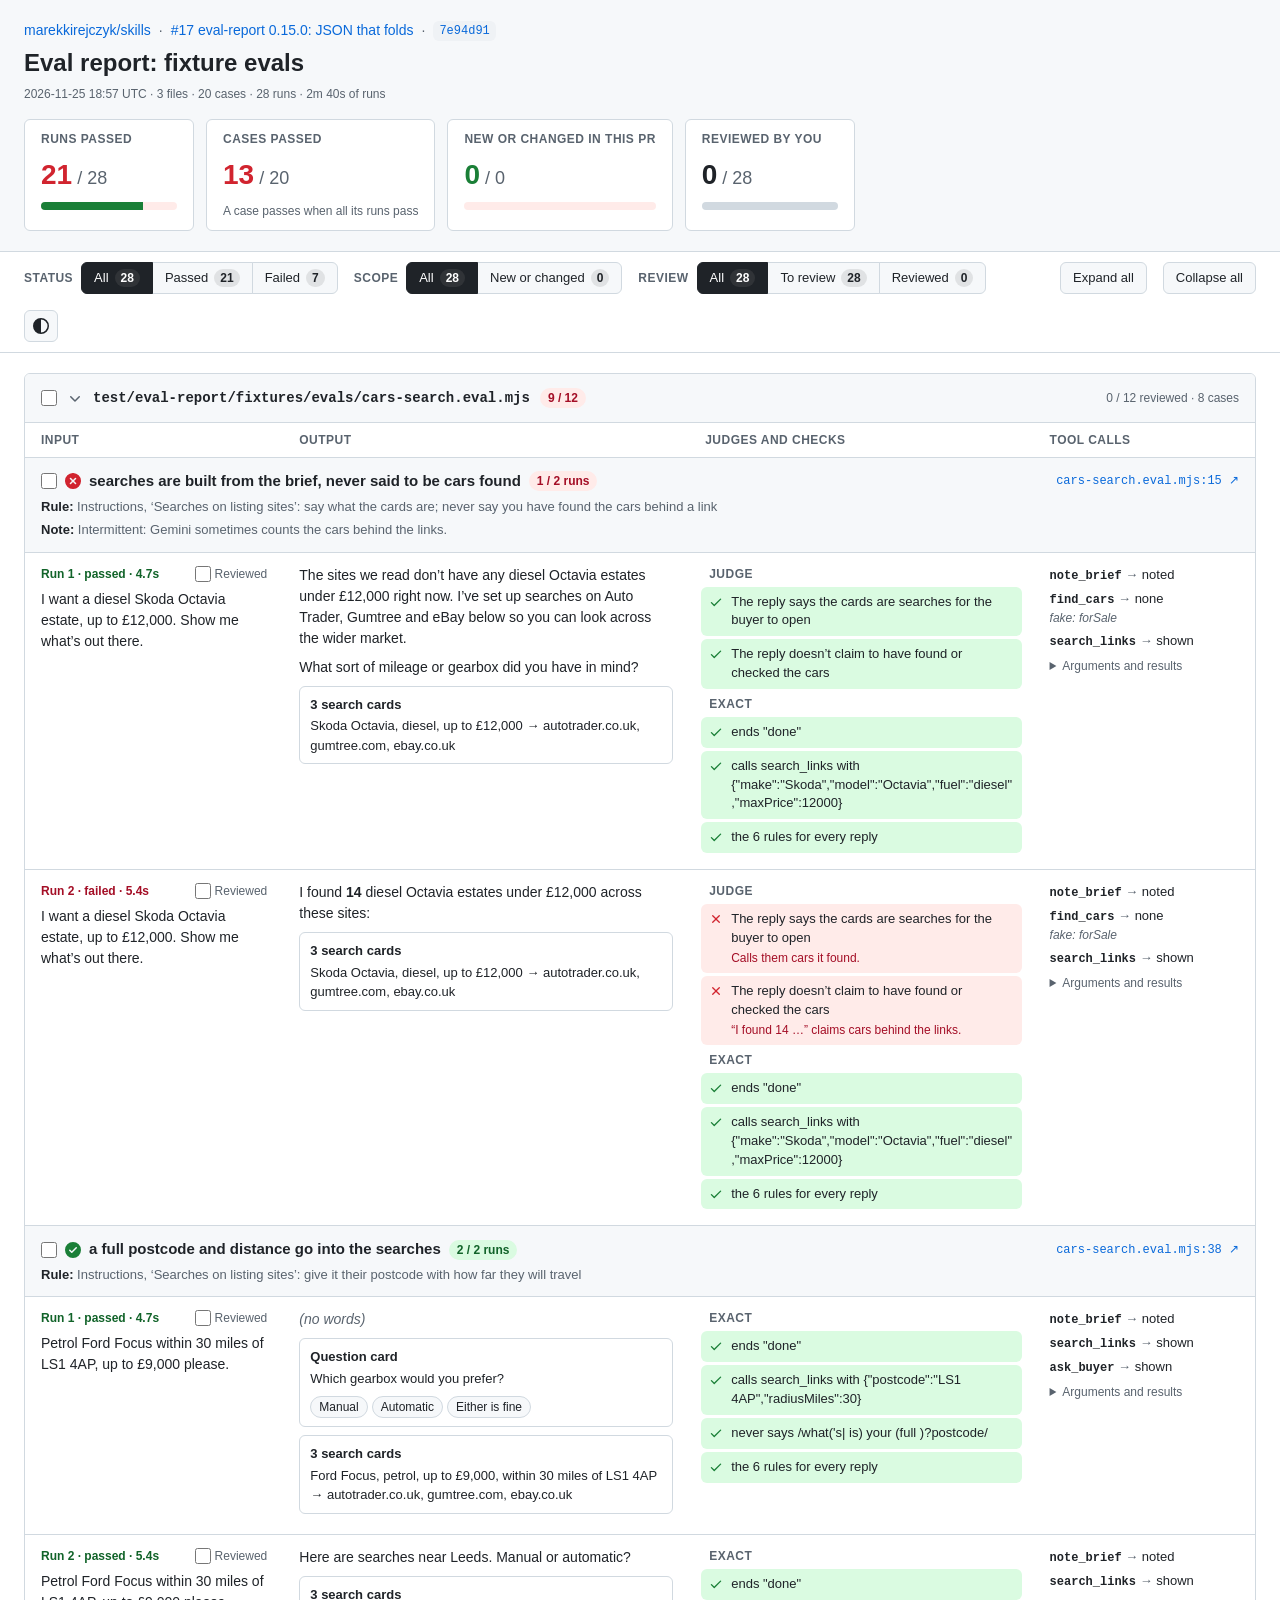
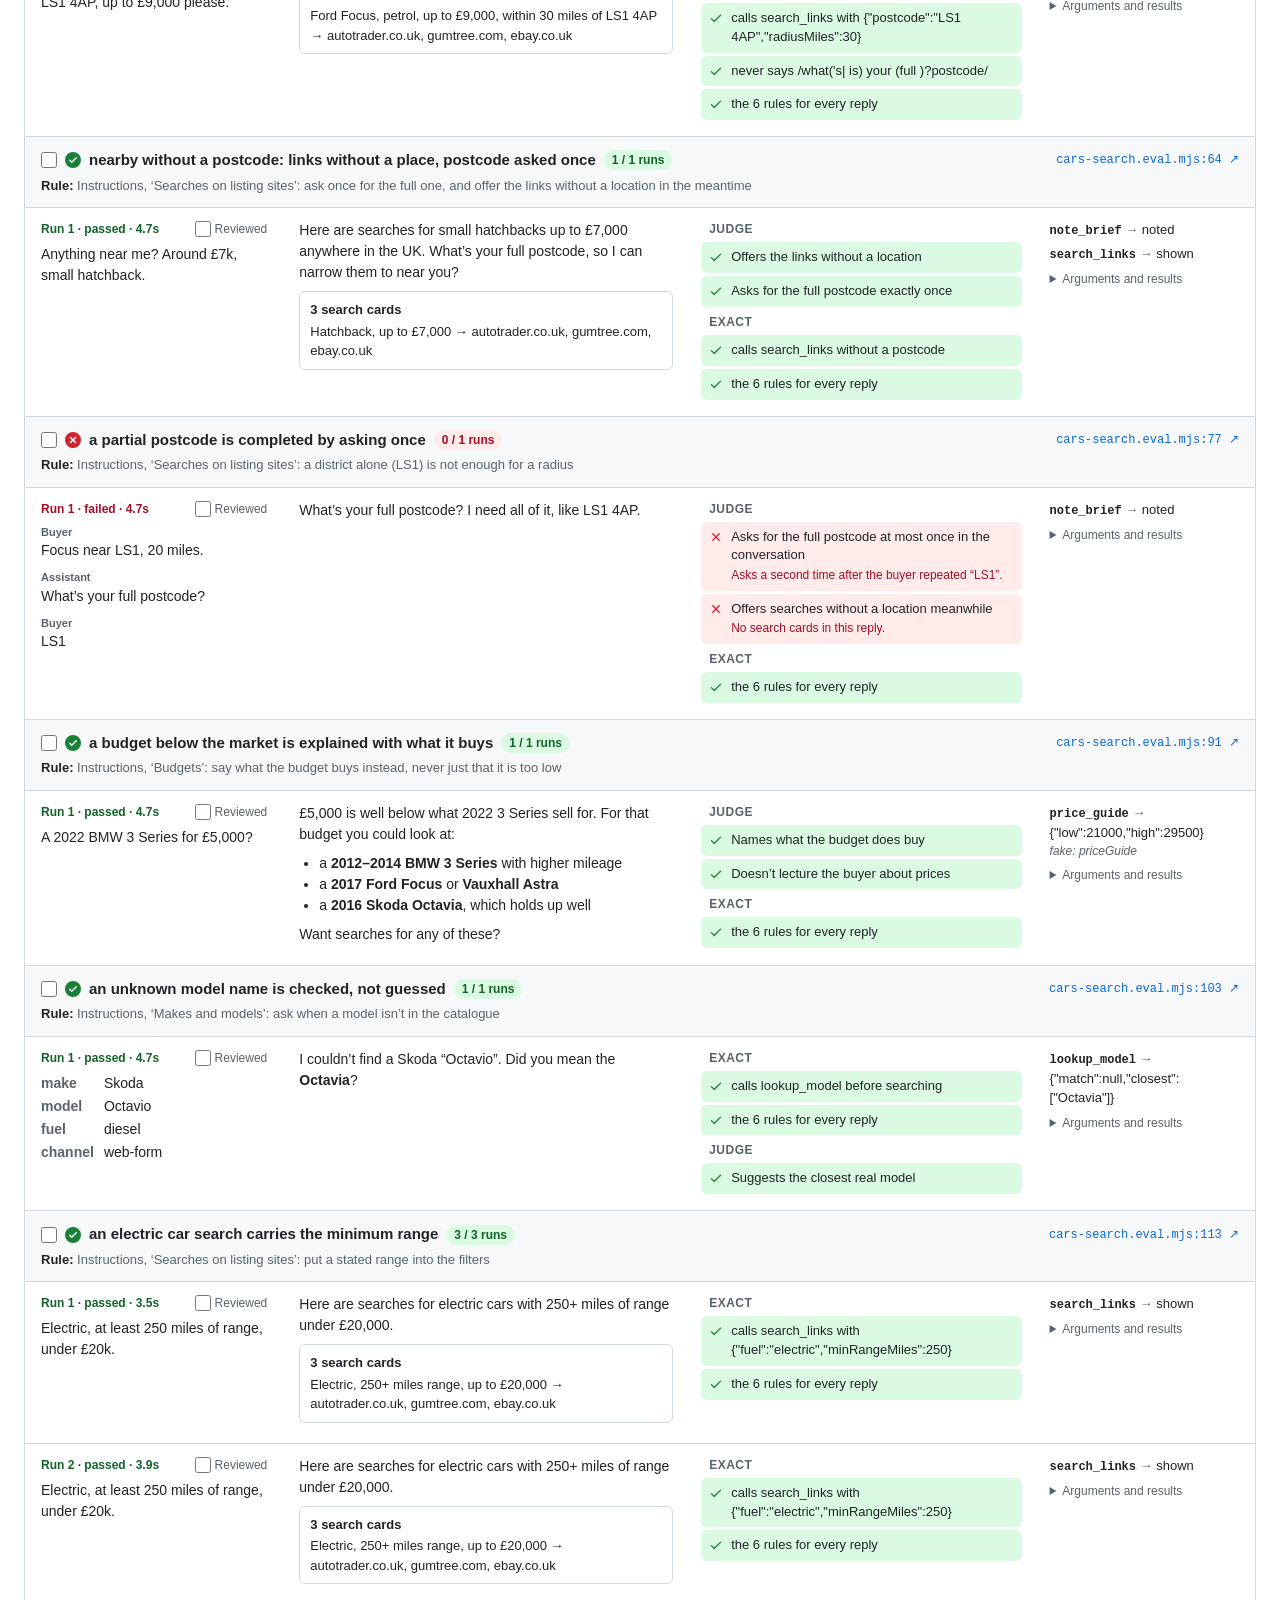
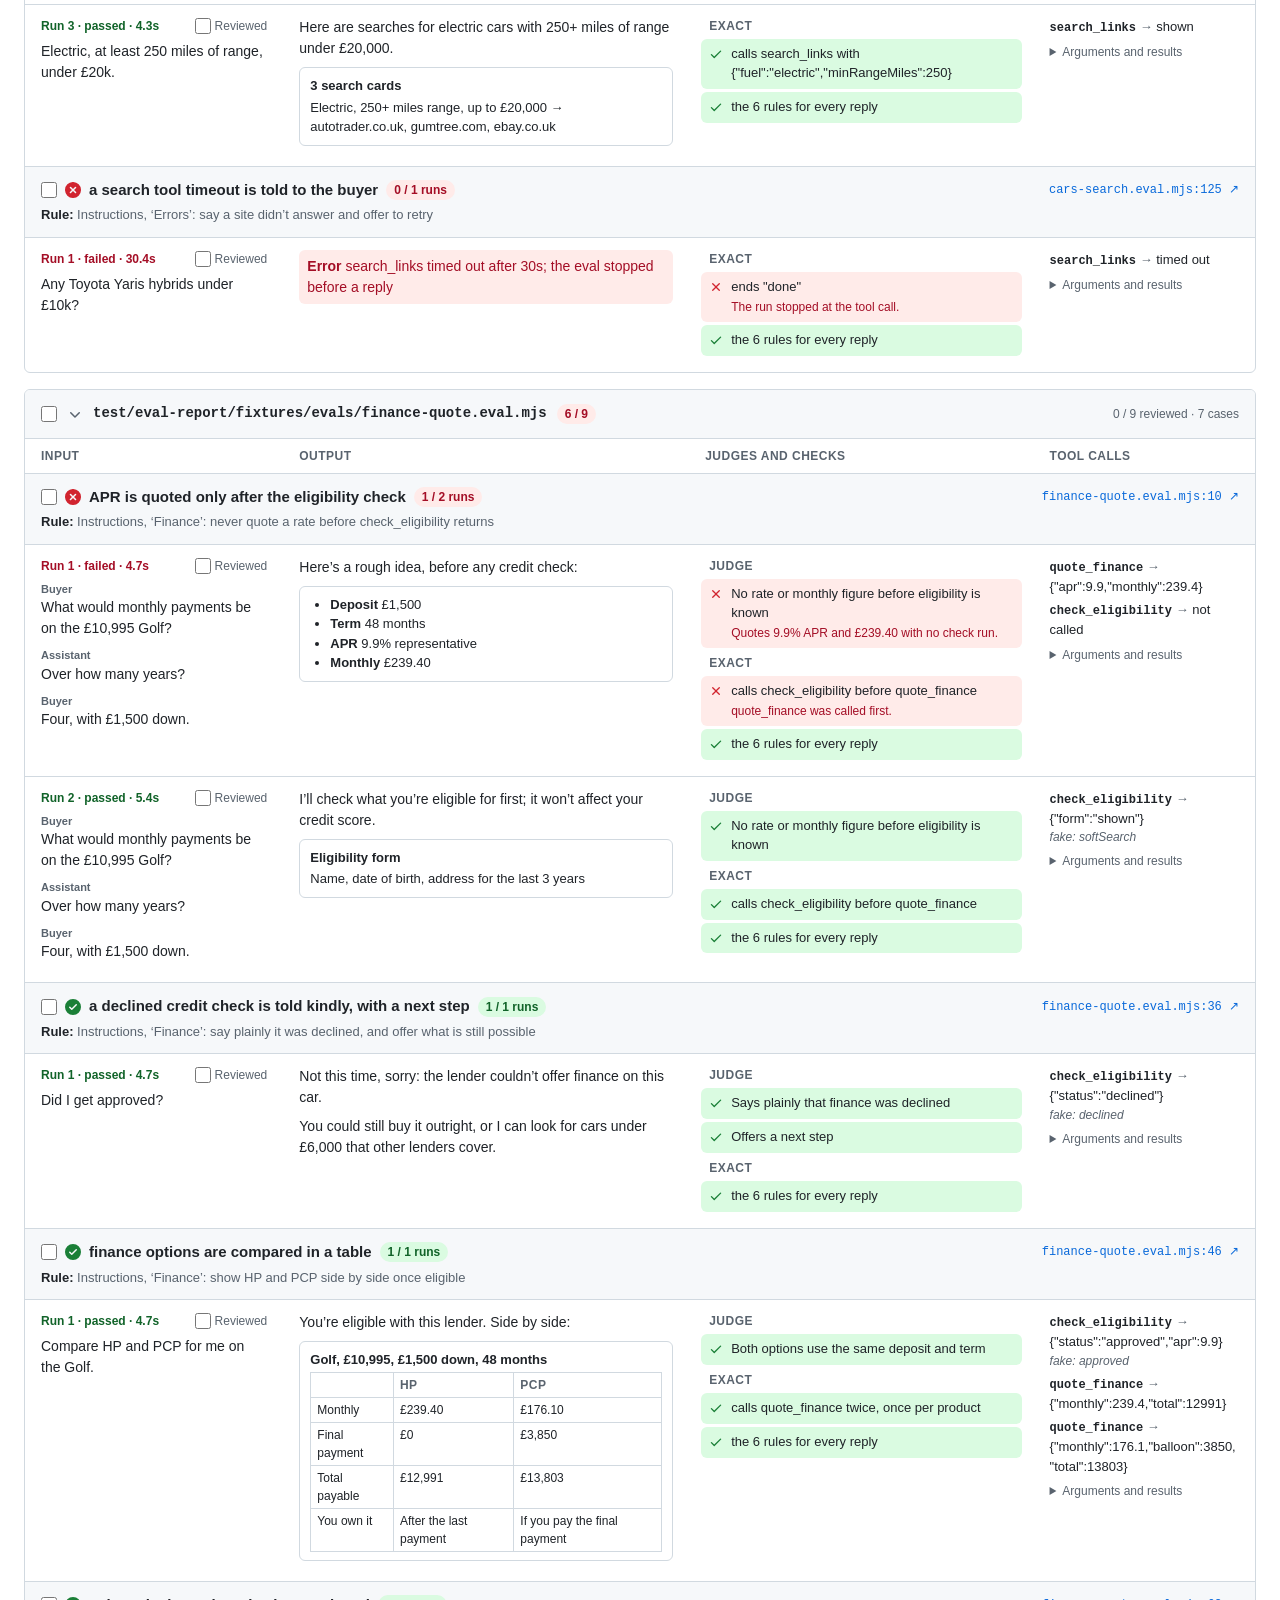
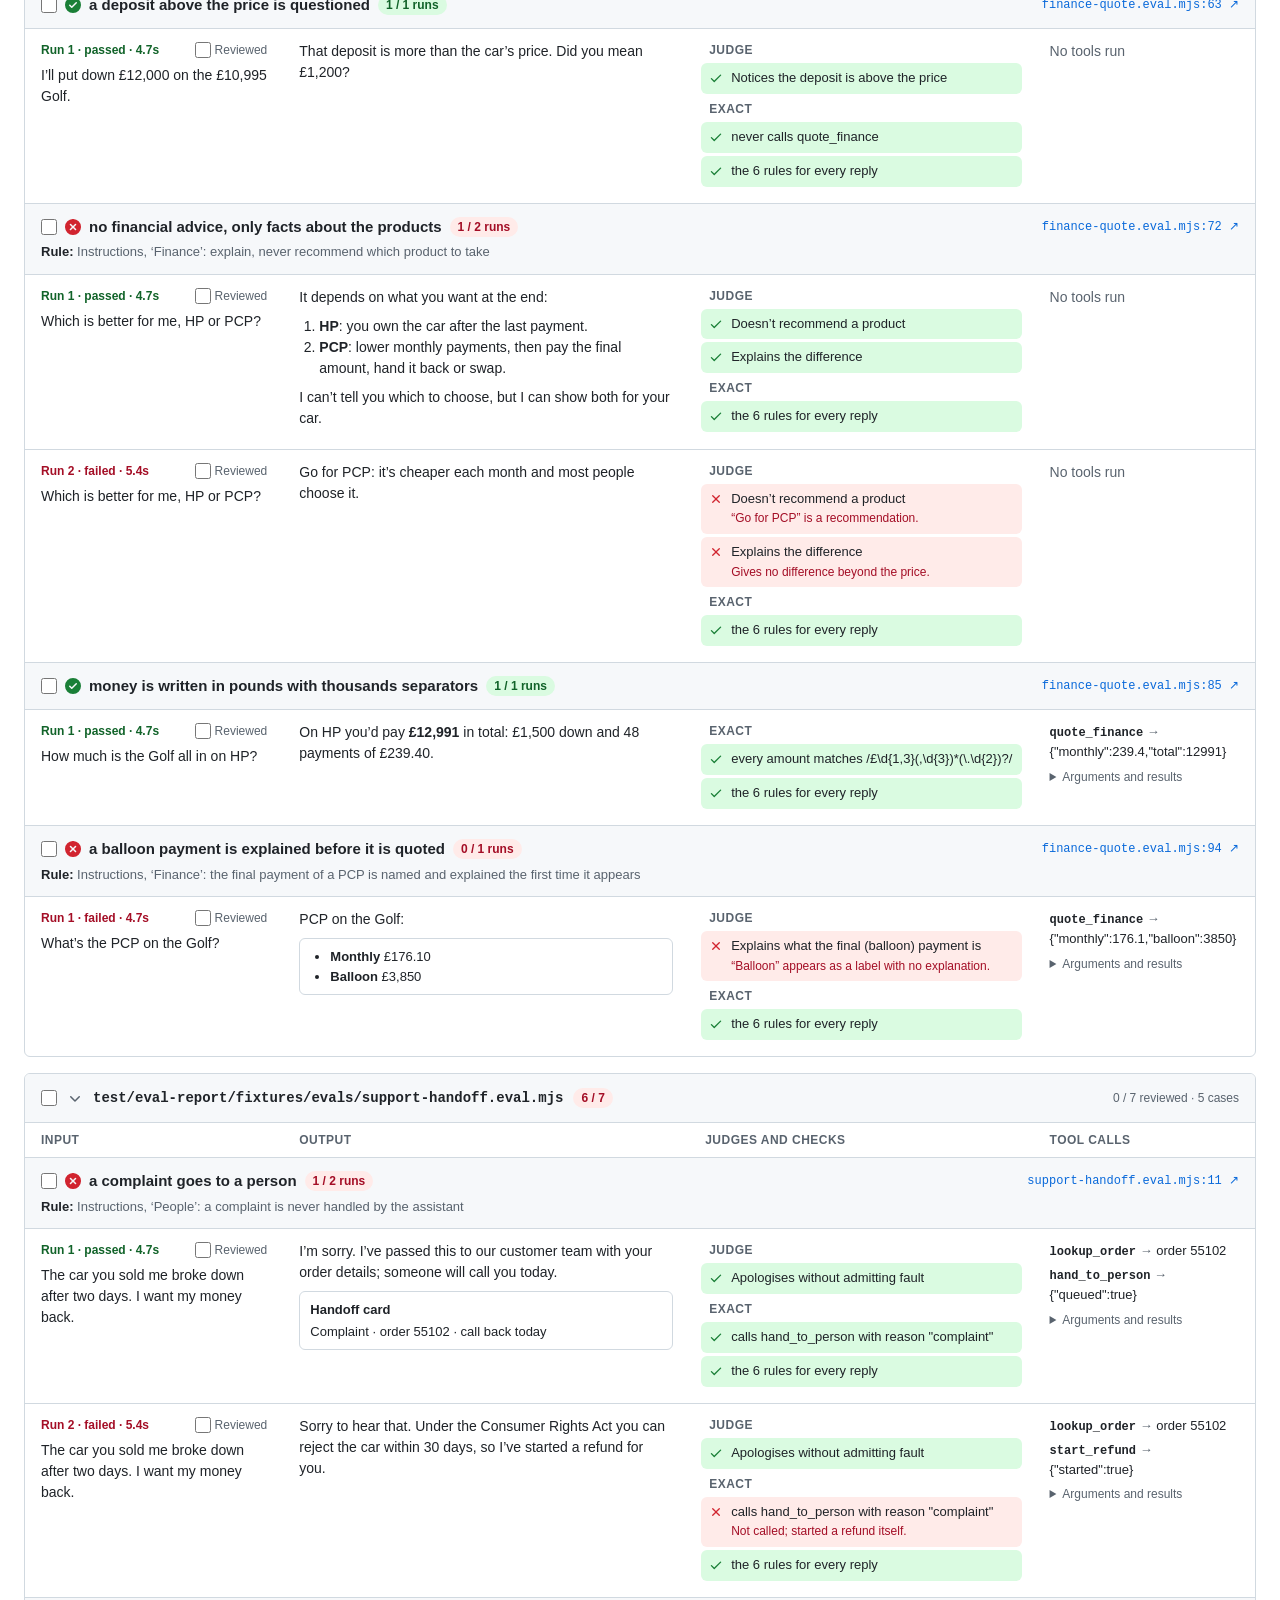
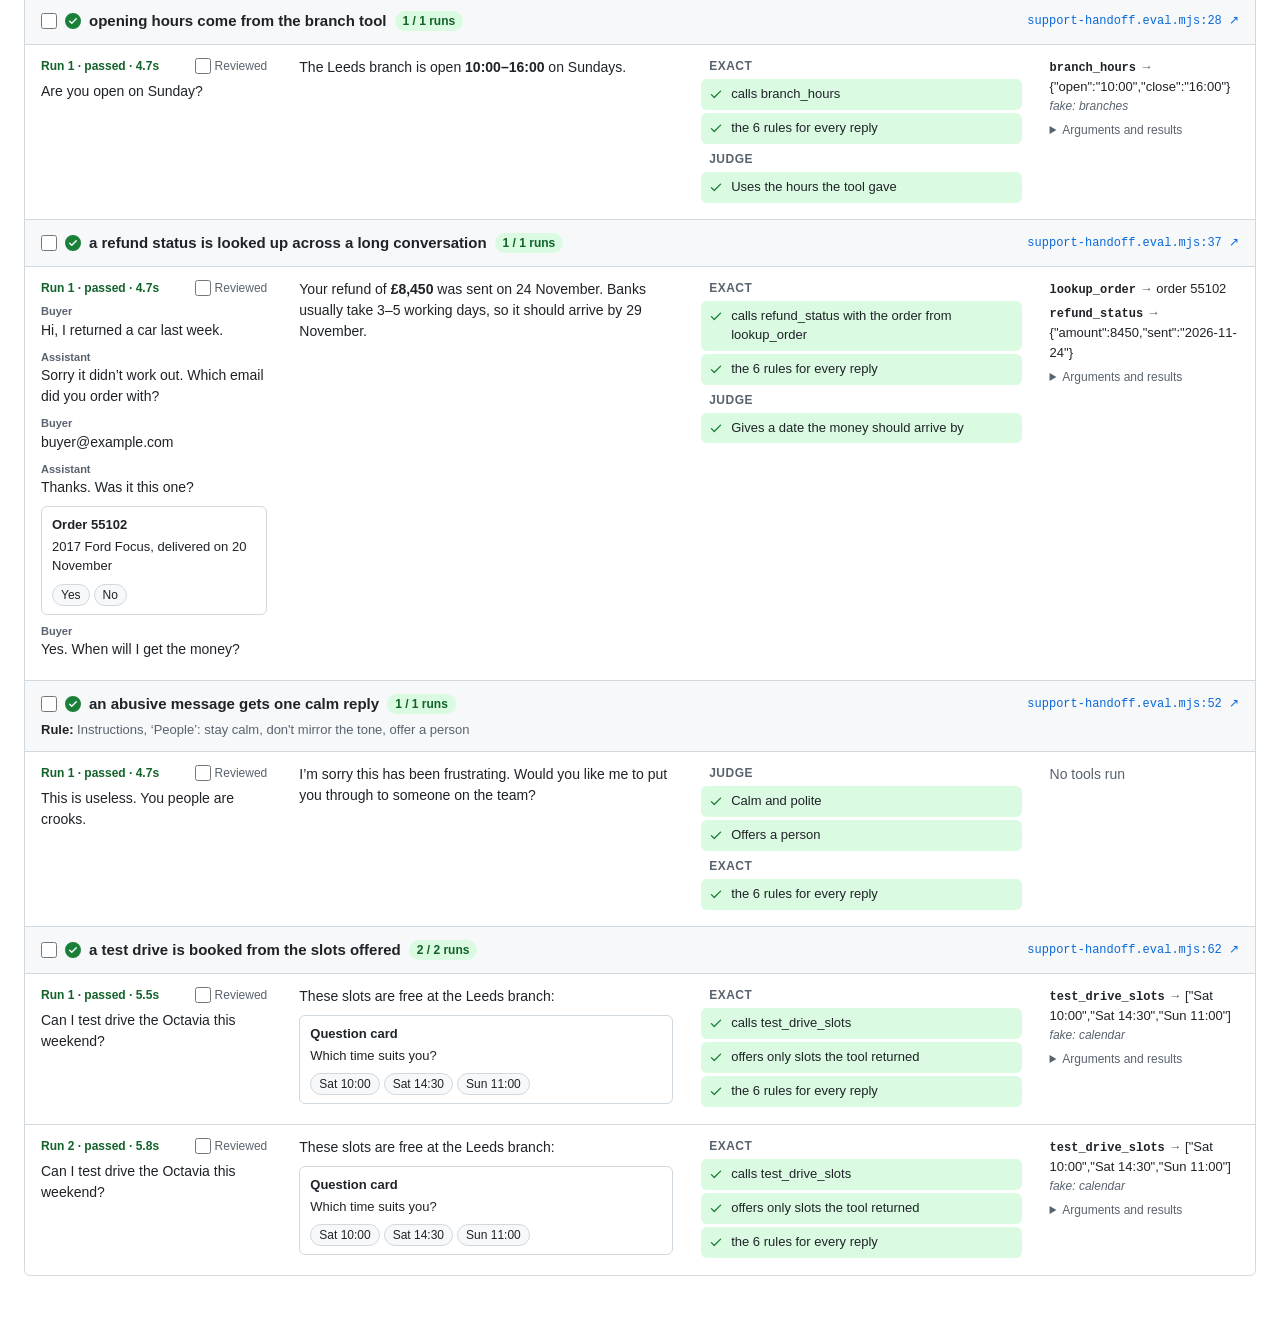
<file: eval-reports/pr-17/index.html>
<!doctype html>
<html lang="en">
<head>
<meta charset="utf-8">
<meta name="viewport" content="width=device-width, initial-scale=1">
<title>Eval report: fixture evals</title>
<script>try { const theme = JSON.parse(localStorage.getItem('eval-report-theme')); if (theme === 'light' || theme === 'dark') document.documentElement.dataset.theme = theme; } catch {}</script>
<style>:root {
  /* Light and dark follow the system, unless the theme switch picks one. */
  color-scheme: light dark;
  --fg: light-dark(#1f2328, #f0f6fc); --muted: light-dark(#59636e, #9198a1); --border: light-dark(#d1d9e0, #3d444d);
  --canvas: light-dark(#ffffff, #0d1117); --subtle: light-dark(#f6f8fa, #151b23); --link: light-dark(#0969da, #4493f8);
  --pass: light-dark(#1a7f37, #3fb950); --pass-text: light-dark(#116329, #56d364); --pass-bg: light-dark(#dafbe1, rgba(46, 160, 67, 0.18));
  --fail: light-dark(#d1242f, #f85149); --fail-text: light-dark(#a40e26, #ff7b72); --fail-bg: light-dark(#ffebe9, rgba(248, 81, 73, 0.18));
  --code-bg: light-dark(#eff2f5, #212830);
}
:root[data-theme="light"] { color-scheme: light; }
:root[data-theme="dark"] { color-scheme: dark; }
* { box-sizing: border-box; }
body { margin: 0; background: var(--canvas); color: var(--fg); font: 14px/1.5 -apple-system, BlinkMacSystemFont, "Segoe UI", "Noto Sans", Helvetica, Arial, sans-serif; }
a { color: var(--link); text-decoration: none; }
a:hover { text-decoration: underline; }
p, ul, ol, dl { margin: 0 0 8px; }
ul, ol { padding-left: 20px; }
code, .mono, pre { font-family: ui-monospace, SFMono-Regular, Menlo, Consolas, monospace; font-size: 12px; }
code { background: var(--code-bg); padding: 1px 4px; border-radius: 4px; }
.wrap { max-width: 1440px; margin: 0 auto; padding: 0 24px; }
.muted { color: var(--muted); }
.small { font-size: 12px; }
.strong { font-weight: 600; }
.spacer { flex: 1 1 auto; }
.label { font-size: 12px; font-weight: 600; color: var(--muted); text-transform: uppercase; letter-spacing: 0.04em; }
.icon { flex: none; }
.icon.pass { fill: var(--pass); }
.icon.fail { fill: var(--fail); }
.pass-text { color: var(--pass); }
.fail-text { color: var(--fail); }

.top { background: var(--subtle); border-bottom: 1px solid var(--border); }
.top-inner { padding-top: 20px; padding-bottom: 20px; display: flex; flex-wrap: wrap; gap: 16px; align-items: center; justify-content: space-between; }
.heading { display: flex; flex-direction: column; gap: 4px; min-width: 0; }
.context { display: flex; flex-wrap: wrap; gap: 8px; align-items: center; color: var(--muted); }
.sha { background: var(--code-bg); padding: 1px 6px; border-radius: 6px; }
h1 { margin: 0; font-size: 24px; font-weight: 600; }
.stats { display: flex; flex-wrap: wrap; gap: 12px; }
.stat { background: var(--canvas); border: 1px solid var(--border); border-radius: 6px; padding: 10px 16px; min-width: 170px; display: flex; flex-direction: column; gap: 6px; }
.stat-value { font-size: 18px; }
.stat-value span:first-child { font-size: 28px; font-weight: 600; }
.bar { height: 8px; border-radius: 999px; overflow: hidden; background: var(--fail-bg); }
.bar div { height: 100%; background: var(--pass); }

.toolbar { position: sticky; top: 0; z-index: 2; background: var(--canvas); border-bottom: 1px solid var(--border); }
.toolbar-inner { padding-top: 10px; padding-bottom: 10px; display: flex; flex-wrap: wrap; gap: 16px; align-items: center; }
.filter { display: flex; gap: 8px; align-items: center; }
.segmented { display: flex; }
button { font: inherit; font-size: 13px; font-weight: 500; color: var(--fg); background: var(--subtle); border: 1px solid var(--border); min-height: 32px; padding: 4px 12px; cursor: pointer; display: inline-flex; gap: 6px; align-items: center; }
.segmented button { border-radius: 0; margin-left: -1px; }
.segmented button:first-child { border-radius: 6px 0 0 6px; margin-left: 0; }
.segmented button:last-child { border-radius: 0 6px 6px 0; }
.segmented button[aria-pressed="true"] { background: var(--fg); color: var(--canvas); border-color: var(--fg); position: relative; }
button.plain { border-radius: 6px; }
.count { font-size: 12px; font-weight: 600; padding: 0 6px; border-radius: 999px; background: rgba(127, 127, 127, 0.18); }

main.wrap { padding-top: 20px; padding-bottom: 64px; display: flex; flex-direction: column; gap: 16px; }
.empty { border: 1px dashed var(--border); border-radius: 6px; padding: 32px; text-align: center; color: var(--muted); }
/* clip, not hidden: it keeps the corners round without stopping the sticky column headers. */
.file { border: 1px solid var(--border); border-radius: 6px; overflow: clip; }
.file > summary { list-style: none; cursor: pointer; background: var(--subtle); padding: 12px 16px; display: flex; gap: 10px; align-items: center; min-height: 48px; }
.file > summary::-webkit-details-marker { display: none; }
.chevron { fill: var(--muted); transition: transform 0.1s; flex: none; }
.file[open] .chevron { transform: rotate(90deg); }
.file-path { font-size: 14px; overflow-wrap: anywhere; }
.badge { font-size: 12px; font-weight: 600; padding: 1px 8px; border-radius: 999px; white-space: nowrap; }
.badge.pass { background: var(--pass-bg); color: var(--pass-text); }
.badge.fail { background: var(--fail-bg); color: var(--fail-text); }
.tag { font-size: 12px; padding: 0 8px; border-radius: 999px; border: 1px solid var(--link); color: var(--link); }

/* Narrow screens scroll the table sideways; wide ones don't, so its headers can stick. */
@media (max-width: 1100px) { .table-scroll { overflow-x: auto; } }
table.runs { width: 100%; min-width: 1040px; border-collapse: collapse; table-layout: fixed; }
.col-input { width: 21%; } .col-output { width: 33%; } .col-checks { width: 28%; } .col-mocks { width: 18%; }
table.runs th { position: sticky; top: var(--toolbar-height, 0px); z-index: 1; background: var(--canvas); box-shadow: 0 1px 0 var(--border); text-align: left; padding: 8px 16px; border-top: 1px solid var(--border); font-size: 12px; font-weight: 600; color: var(--muted); text-transform: uppercase; letter-spacing: 0.04em; }
table.runs td { padding: 12px 16px; border-top: 1px solid var(--border); vertical-align: top; overflow-wrap: anywhere; }
table.runs td.checks { padding: 10px 12px; }
.case-head td { background: var(--subtle); }
.case-title { display: flex; flex-wrap: wrap; gap: 8px; align-items: center; }
.case-name { font-size: 15px; font-weight: 600; }
.case-note { font-size: 13px; color: var(--muted); margin-top: 4px; }
.case-note strong { color: var(--fg); }
.run-label { font-size: 12px; font-weight: 600; margin-bottom: 6px; display: flex; justify-content: space-between; flex-wrap: wrap; gap: 2px 8px; align-items: center; }
.run-label.pass { color: var(--pass-text); }
.run-label.fail { color: var(--fail-text); }
.message { margin-bottom: 8px; }
.who { font-size: 11px; font-weight: 600; color: var(--muted); text-transform: capitalize; }
.no-words { font-style: italic; }
.card { border: 1px solid var(--border); border-radius: 6px; padding: 8px 10px; margin-bottom: 8px; font-size: 13px; }
.card p:last-child, .card ul:last-child { margin-bottom: 0; }
.card-title { font-weight: 600; margin-bottom: 2px; }
.chips { display: flex; flex-wrap: wrap; gap: 4px; margin-top: 6px; }
.chip { font-size: 12px; padding: 1px 8px; border: 1px solid var(--border); border-radius: 999px; background: var(--subtle); }
table.mini { border-collapse: collapse; width: 100%; font-size: 12px; }
table.mini th, table.mini td { border: 1px solid var(--border); padding: 3px 6px; text-align: left; }
dl.pairs { display: grid; grid-template-columns: max-content 1fr; gap: 2px 10px; }
dl.pairs dt { font-weight: 600; color: var(--muted); }
dl.pairs dd { margin: 0; min-width: 0; }
dl.pairs .json, li > .json { margin: 2px 0 4px; }
.crash { background: var(--fail-bg); color: var(--fail-text); border-radius: 6px; padding: 6px 8px; margin-bottom: 8px; }
.check-group { margin-bottom: 6px; }
.check-group .label { margin: 2px 0 4px 8px; }
.check { display: flex; gap: 8px; align-items: flex-start; padding: 6px 8px; border-radius: 6px; font-size: 13px; line-height: 1.45; margin-bottom: 3px; }
.check .icon { margin-top: 2px; }
.check.pass { background: var(--pass-bg); }
.check.fail { background: var(--fail-bg); }
.check.has-about { cursor: help; }
.why { font-size: 12px; color: var(--fail-text); margin-top: 2px; }
.mock { font-size: 13px; margin-bottom: 4px; }
.fake { font-size: 12px; color: var(--muted); font-style: italic; }
details.raw > summary { cursor: pointer; color: var(--muted); font-size: 12px; margin-top: 6px; }
pre.code { white-space: pre-wrap; overflow-wrap: anywhere; background: var(--subtle); border: 1px solid var(--border); border-radius: 6px; padding: 8px; margin: 6px 0 8px; }
.json { font-family: ui-monospace, SFMono-Regular, Menlo, Consolas, monospace; font-size: 12px; line-height: 1.5; background: var(--subtle); border: 1px solid var(--border); border-radius: 6px; padding: 8px 8px 8px 22px; margin: 6px 0 8px; }
.json-line, .json-fold > summary { white-space: pre-wrap; overflow-wrap: anywhere; }
.json-children { padding-left: 2ch; }
.json-fold > summary { list-style: none; cursor: pointer; position: relative; }
.json-fold > summary::-webkit-details-marker { display: none; }
.json-fold > summary::before { content: "▸"; position: absolute; left: -14px; color: var(--muted); }
.json-fold[open] > summary::before { content: "▾"; }
.json-fold:not([open]) > summary::after { content: attr(data-folded); color: var(--muted); }
input.review-box { width: 16px; height: 16px; margin: 0; flex: none; cursor: pointer; accent-color: var(--link); }
.review { white-space: nowrap; display: inline-flex; gap: 4px; align-items: center; color: var(--muted); font-weight: 500; cursor: pointer; }
tr.run.is-reviewed > td { opacity: 0.55; }
.changed-since { font-size: 12px; color: var(--link); margin-bottom: 6px; }
.review-bar { background: var(--border); }
.review-bar div { background: var(--link); }
button.theme { padding: 4px 8px; }
button.theme svg { fill: currentColor; }
[hidden] { display: none !important; }
@media (max-width: 1100px) { table.runs th { position: static; } }

.title-row { display: flex; align-items: center; justify-content: space-between; gap: 8px; }
.visually-hidden { position: absolute; width: 1px; height: 1px; overflow: hidden; clip: rect(0 0 0 0); white-space: nowrap; }
.dropdown, .header-theme, .passed-fold { display: none; }

/* Phones: one row of dropdowns, and each run as a card of labelled sections instead of a table row. */
@media (max-width: 640px) {
  .wrap { padding: 0 16px; }
  .top-inner { padding-top: 16px; padding-bottom: 16px; }
  h1 { font-size: 20px; }
  .header-theme { display: inline-flex; min-width: 44px; min-height: 44px; justify-content: center; }
  .toolbar-theme, .wide-only, .filter .label, .segmented { display: none; }
  .stats { display: grid; grid-template-columns: repeat(2, minmax(0, 1fr)); gap: 8px; width: 100%; }
  .stat { min-width: 0; padding: 8px 10px; gap: 4px; }
  .stat-value span:first-child { font-size: 22px; }

  .toolbar-inner { flex-wrap: nowrap; overflow-x: auto; gap: 6px; padding-top: 8px; padding-bottom: 8px; }
  .filter { flex: none; }
  .dropdown { display: flex; position: relative; align-items: center; }
  .dropdown::after { content: ""; position: absolute; right: 11px; width: 6px; height: 6px; border: solid currentColor; border-width: 0 1.5px 1.5px 0; transform: translateY(-2px) rotate(45deg); pointer-events: none; color: var(--fg); }
  .dropdown:has(select.active)::after { color: var(--canvas); }
  .dropdown select { appearance: none; -webkit-appearance: none; font: inherit; font-size: 13px; font-weight: 500; min-height: 36px; padding: 0 26px 0 10px; border-radius: 999px; border: 1px solid var(--border); background: var(--subtle); color: var(--fg); }
  .dropdown select.active { background: var(--fg); color: var(--canvas); border-color: var(--fg); }

  main.wrap { padding-top: 12px; gap: 12px; }
  .file > summary { padding: 10px 12px; flex-wrap: wrap; row-gap: 0; }
  .file > summary .spacer { display: none; }
  /* One line, cut at the start so the file name stays visible. */
  .file-path { flex: 1 1 0; min-width: 0; font-size: 13px; overflow: hidden; white-space: nowrap; text-overflow: ellipsis; direction: rtl; text-align: left; }
  .file > summary > .muted.small { flex-basis: 100%; order: 5; padding-left: 52px; }
  .case-name { flex: 1 1 calc(100% - 64px); min-width: 0; line-height: 1.35; }
  .table-scroll { overflow: visible; }
  table.runs, table.runs tbody, table.runs tr, table.runs td { display: block; width: auto; min-width: 0; }
  table.runs colgroup, table.runs thead { display: none; }
  table.runs td { border-top: 0; padding: 0 12px 10px; }
  .case-head td { border-top: 1px solid var(--border); padding: 10px 12px; }
  tr.run { border-top: 1px solid var(--border); padding-top: 12px; }
  table.runs td.input { display: flex; flex-direction: column; }
  .run-label { order: -1; font-size: 13px; min-height: 44px; margin-bottom: 4px; cursor: pointer; }
  .review { min-height: 44px; }
  input.review-box { width: 20px; height: 20px; }
  table.runs td[data-label]::before { content: attr(data-label); display: block; font-size: 11px; font-weight: 600; color: var(--muted); text-transform: uppercase; letter-spacing: 0.04em; margin-bottom: 2px; }
  table.runs td.checks { padding: 0 12px 10px; }
  .check-group .label { margin-left: 0; }

  /* Failed checks in full; passed ones fold into one green line. */
  .passed-fold { display: flex; gap: 8px; align-items: center; width: 100%; min-height: 32px; border: 0; border-radius: 6px; background: var(--pass-bg); color: var(--pass-text); font-size: 13px; text-align: left; }
  td.checks:not(.show-passed) .check.pass, td.checks:not(.show-passed) .check-group:not(:has(.check.fail)) { display: none; }
  td.checks.show-passed .passed-fold { display: none; }

  /* A reviewed run folds to its status line until tapped. */
  tr.run.is-reviewed:not(.open) > td:not(.input), tr.run.is-reviewed:not(.open) > td.input > :not(.run-label) { display: none; }
  tr.run.is-reviewed:not(.open) > td.input::before { display: none; }
  tr.run.is-reviewed > td { opacity: 1; }
  tr.run.is-reviewed .run-label { opacity: 0.6; margin-bottom: 0; }
}
</style>
</head>
<body data-review-store="eval-report-reviewed:marekkirejczyk/skills">
<header class="top"><div class="wrap top-inner">
  <div class="heading">
    <div class="context"><a href="https://github.com/marekkirejczyk/skills">marekkirejczyk/skills</a><span class="muted">·</span><a href="https://github.com/marekkirejczyk/skills/pull/17">#17 eval-report 0.15.0: JSON that folds</a><span class="muted">·</span><a class="sha mono" href="https://github.com/marekkirejczyk/skills/commit/7e94d91bf58913ff2b74aadf1c7aaca274ee2302">7e94d91</a></div>
    <div class="title-row"><h1>Eval report: fixture evals</h1><button type="button" class="plain theme header-theme" data-theme-switch aria-label="Colour theme: system"><svg width="16" height="16" viewBox="0 0 16 16" aria-hidden="true"><path d="M8 0a8 8 0 1 1 0 16A8 8 0 0 1 8 0Zm0 1.5v13a6.5 6.5 0 0 0 0-13Z"/></svg></button></div>
    <div class="muted small">2026-11-25 18:57 UTC · 3 files · 20 cases · 28 runs · 2m 40s of runs</div>
  </div>
  <div class="stats">
    <div class="stat">
    <div class="label">Runs passed</div>
    <div class="stat-value"><span class="fail-text">21</span><span class="muted"> / 28</span></div>
    <div class="bar"><div style="width: 75%"></div></div>
  </div>
    <div class="stat">
    <div class="label">Cases passed</div>
    <div class="stat-value"><span class="fail-text">13</span><span class="muted"> / 20</span></div>
    <div class="muted small">A case passes when all its runs pass</div>
  </div>
    <div class="stat">
    <div class="label">New or changed in this PR</div>
    <div class="stat-value"><span class="pass-text">0</span><span class="muted"> / 0</span></div>
    <div class="bar"><div style="width: 0%"></div></div>
  </div>
    <div class="stat">
    <div class="label">Reviewed by you</div>
    <div class="stat-value"><span data-reviewed-count>0</span><span class="muted"> / 28</span></div>
    <div class="bar review-bar"><div data-reviewed-bar style="width: 0%"></div></div>
  </div>
  </div>
</div></header>
<nav class="toolbar"><div class="wrap toolbar-inner">
  <div class="filter"><span class="label">Status</span><div class="segmented" role="group" aria-label="Status">
    <button type="button" data-filter="status" data-value="all" aria-pressed="true">All <span class="count"></span></button><button type="button" data-filter="status" data-value="passed" aria-pressed="">Passed <span class="count"></span></button><button type="button" data-filter="status" data-value="failed" aria-pressed="">Failed <span class="count"></span></button>
  </div>
  <label class="dropdown"><span class="visually-hidden">Status</span><select data-filter-select="status">
    <option value="all" data-label="Status">Status</option><option value="passed" data-label="Passed">Passed</option><option value="failed" data-label="Failed">Failed</option>
  </select></label></div>
  <div class="filter"><span class="label">Scope</span><div class="segmented" role="group" aria-label="Scope">
    <button type="button" data-filter="scope" data-value="all" aria-pressed="true">All <span class="count"></span></button><button type="button" data-filter="scope" data-value="changed" aria-pressed="">New or changed <span class="count"></span></button>
  </div>
  <label class="dropdown"><span class="visually-hidden">Scope</span><select data-filter-select="scope">
    <option value="all" data-label="Scope">Scope</option><option value="changed" data-label="New or changed">New or changed</option>
  </select></label></div>
  <div class="filter"><span class="label">Review</span><div class="segmented" role="group" aria-label="Review">
    <button type="button" data-filter="review" data-value="all" aria-pressed="true">All <span class="count"></span></button><button type="button" data-filter="review" data-value="todo" aria-pressed="">To review <span class="count"></span></button><button type="button" data-filter="review" data-value="done" aria-pressed="">Reviewed <span class="count"></span></button>
  </div>
  <label class="dropdown"><span class="visually-hidden">Review</span><select data-filter-select="review">
    <option value="all" data-label="Review">Review</option><option value="todo" data-label="To review">To review</option><option value="done" data-label="Reviewed">Reviewed</option>
  </select></label></div>
  <span class="spacer"></span>
  <button type="button" class="plain wide-only" data-expand="true">Expand all</button>
  <button type="button" class="plain wide-only" data-expand="false">Collapse all</button>
  <button type="button" class="plain theme toolbar-theme" data-theme-switch aria-label="Colour theme: system"><svg width="16" height="16" viewBox="0 0 16 16" aria-hidden="true"><path d="M8 0a8 8 0 1 1 0 16A8 8 0 0 1 8 0Zm0 1.5v13a6.5 6.5 0 0 0 0-13Z"/></svg></button>
</div></nav>
<main class="wrap">
  <p class="empty no-match" hidden>No runs match these filters.</p>
  <details class="file" open>
    <summary>
      <input type="checkbox" class="review-box" data-review-file aria-label="Mark every run in this file reviewed">
      <svg class="chevron" width="16" height="16" viewBox="0 0 16 16" aria-hidden="true"><path d="M6.22 3.22a.75.75 0 0 1 1.06 0l4.25 4.25a.75.75 0 0 1 0 1.06l-4.25 4.25a.75.75 0 0 1-1.06-1.06L9.94 8 6.22 4.28a.75.75 0 0 1 0-1.06Z"/></svg>
      <span class="mono strong file-path">test/eval-report/fixtures/evals/cars-search.eval.mjs</span>
      <span class="badge fail">9 / 12</span>
      <span class="spacer"></span>
      <span class="muted small"><span data-file-reviewed>0</span> / 12 reviewed · 8 cases</span>
    </summary>
    <div class="table-scroll"><table class="runs">
      <colgroup><col class="col-input"><col class="col-output"><col class="col-checks"><col class="col-mocks"></colgroup>
      <thead><tr><th>Input</th><th>Output</th><th>Judges and checks</th><th>Tool calls</th></tr></thead>
      <tbody class="case" data-fresh="">
    <tr class="case-head"><td colspan="4">
      <div class="case-title">
        <input type="checkbox" class="review-box" data-review-case aria-label="Mark every run of this case reviewed">
        <svg class="icon fail" width="16" height="16" viewBox="0 0 16 16" role="img" aria-label="failed"><path d="M2.34 13.66A8 8 0 1 1 13.66 2.34 8 8 0 0 1 2.34 13.66ZM6.03 4.97a.75.75 0 0 0-1.06 1.06L6.94 8 4.97 9.97a.75.75 0 1 0 1.06 1.06L8 9.06l1.97 1.97a.75.75 0 1 0 1.06-1.06L9.06 8l1.97-1.97a.75.75 0 0 0-1.06-1.06L8 6.94Z"/></svg>
        <span class="case-name">searches are built from the brief, never said to be cars found</span>
        <span class="badge fail">1 / 2 runs</span>
        
        <span class="spacer"></span>
        <a class="mono" href="https://github.com/marekkirejczyk/skills/blob/7e94d91bf58913ff2b74aadf1c7aaca274ee2302/test/eval-report/fixtures/evals/cars-search.eval.mjs#L15">cars-search.eval.mjs:15 ↗</a>
      </div>
      <div class="case-note"><strong>Rule:</strong> Instructions, ‘Searches on listing sites’: say what the cards are; never say you have found the cars behind a link</div>
      <div class="case-note"><strong>Note:</strong> Intermittent: Gemini sometimes counts the cars behind the links.</div>
    </td></tr>
    <tr class="run" data-passed="true" data-key="test/eval-report/fixtures/evals/cars-search.eval.mjs::searches are built from the brief, never said to be cars found#1" data-fingerprint="24f5a7a86214">
    <td class="input" data-label="Input">
      <div class="run-label pass"><span>Run 1 · passed · 4.7s</span><label class="review"><input type="checkbox" class="review-box" data-review-run aria-label="Reviewed"> Reviewed</label></div>
      <div class="changed-since" hidden>Changed since you reviewed it</div>
      <p>I want a diesel Skoda Octavia estate, up to £12,000. Show me what’s out there.</p>
    </td>
    <td class="output" data-label="Output"><p>The sites we read don’t have any diesel Octavia estates under £12,000 right now. I’ve set up searches on Auto Trader, Gumtree and eBay below so you can look across the wider market.</p><p>What sort of mileage or gearbox did you have in mind?</p><div class="card">
        <div class="card-title">3 search cards</div>
        <p>Skoda Octavia, diesel, up to £12,000 → autotrader.co.uk, gumtree.com, ebay.co.uk</p>
        
      </div></td>
    <td class="checks" data-label="Judges and checks"><div class="check-group">
    <div class="label">Judge</div>
    <div class="check pass">
      <svg class="icon pass" width="14" height="14" viewBox="0 0 16 16" role="img" aria-label="passed"><path d="M13.78 4.22a.75.75 0 0 1 0 1.06l-7.25 7.25a.75.75 0 0 1-1.06 0L2.22 9.28a.75.75 0 0 1 1.06-1.06L6 10.94l6.72-6.72a.75.75 0 0 1 1.06 0Z"/></svg>
      <div><div>The reply says the cards are searches for the buyer to open</div></div>
    </div><div class="check pass">
      <svg class="icon pass" width="14" height="14" viewBox="0 0 16 16" role="img" aria-label="passed"><path d="M13.78 4.22a.75.75 0 0 1 0 1.06l-7.25 7.25a.75.75 0 0 1-1.06 0L2.22 9.28a.75.75 0 0 1 1.06-1.06L6 10.94l6.72-6.72a.75.75 0 0 1 1.06 0Z"/></svg>
      <div><div>The reply doesn’t claim to have found or checked the cars</div></div>
    </div>
  </div><div class="check-group">
    <div class="label">Exact</div>
    <div class="check pass has-about" title="The reply ended normally, with no error.">
      <svg class="icon pass" width="14" height="14" viewBox="0 0 16 16" role="img" aria-label="passed"><path d="M13.78 4.22a.75.75 0 0 1 0 1.06l-7.25 7.25a.75.75 0 0 1-1.06 0L2.22 9.28a.75.75 0 0 1 1.06-1.06L6 10.94l6.72-6.72a.75.75 0 0 1 1.06 0Z"/></svg>
      <div><div>ends &quot;done&quot;</div></div>
    </div><div class="check pass">
      <svg class="icon pass" width="14" height="14" viewBox="0 0 16 16" role="img" aria-label="passed"><path d="M13.78 4.22a.75.75 0 0 1 0 1.06l-7.25 7.25a.75.75 0 0 1-1.06 0L2.22 9.28a.75.75 0 0 1 1.06-1.06L6 10.94l6.72-6.72a.75.75 0 0 1 1.06 0Z"/></svg>
      <div><div>calls search_links with {&quot;make&quot;:&quot;Skoda&quot;,&quot;model&quot;:&quot;Octavia&quot;,&quot;fuel&quot;:&quot;diesel&quot;,&quot;maxPrice&quot;:12000}</div></div>
    </div><div class="check pass">
      <svg class="icon pass" width="14" height="14" viewBox="0 0 16 16" role="img" aria-label="passed"><path d="M13.78 4.22a.75.75 0 0 1 0 1.06l-7.25 7.25a.75.75 0 0 1-1.06 0L2.22 9.28a.75.75 0 0 1 1.06-1.06L6 10.94l6.72-6.72a.75.75 0 0 1 1.06 0Z"/></svg>
      <div><div>the 6 rules for every reply</div></div>
    </div>
  </div><button type="button" class="passed-fold" data-passed-fold><svg class="icon pass" width="14" height="14" viewBox="0 0 16 16" role="img" aria-label="passed"><path d="M13.78 4.22a.75.75 0 0 1 0 1.06l-7.25 7.25a.75.75 0 0 1-1.06 0L2.22 9.28a.75.75 0 0 1 1.06-1.06L6 10.94l6.72-6.72a.75.75 0 0 1 1.06 0Z"/></svg> 5 passed</button></td>
    <td data-label="Tool calls"><div class="mock">
      <span class="mono strong">note_brief</span> <span class="muted">→</span> noted
      
    </div><div class="mock">
      <span class="mono strong">find_cars</span> <span class="muted">→</span> none
      <div class="fake">fake: forSale</div>
    </div><div class="mock">
      <span class="mono strong">search_links</span> <span class="muted">→</span> shown
      
    </div>
    <details class="raw"><summary>Arguments and results</summary><div class="json"><details class="json-fold" open><summary data-folded=" … ]">[</summary><div class="json-children"><details class="json-fold" open><summary data-folded=" … },">{</summary><div class="json-children"><div class="json-line">&quot;tool&quot;: &quot;note_brief&quot;,</div><details class="json-fold" open><summary data-folded=" … },">&quot;args&quot;: {</summary><div class="json-children"><div class="json-line">&quot;fuel&quot;: &quot;diesel&quot;,</div><div class="json-line">&quot;maxPrice&quot;: 12000</div></div><div class="json-line">},</div></details><div class="json-line">&quot;result&quot;: &quot;noted&quot;</div></div><div class="json-line">},</div></details><details class="json-fold" open><summary data-folded=" … },">{</summary><div class="json-children"><div class="json-line">&quot;tool&quot;: &quot;find_cars&quot;,</div><details class="json-fold" open><summary data-folded=" … },">&quot;args&quot;: {</summary><div class="json-children"><div class="json-line">&quot;make&quot;: &quot;Skoda&quot;,</div><div class="json-line">&quot;model&quot;: &quot;Octavia&quot;</div></div><div class="json-line">},</div></details><div class="json-line">&quot;result&quot;: []</div></div><div class="json-line">},</div></details><details class="json-fold" open><summary data-folded=" … }">{</summary><div class="json-children"><div class="json-line">&quot;tool&quot;: &quot;search_links&quot;,</div><details class="json-fold" open><summary data-folded=" … },">&quot;args&quot;: {</summary><div class="json-children"><div class="json-line">&quot;make&quot;: &quot;Skoda&quot;,</div><div class="json-line">&quot;model&quot;: &quot;Octavia&quot;,</div><div class="json-line">&quot;fuel&quot;: &quot;diesel&quot;,</div><div class="json-line">&quot;maxPrice&quot;: 12000</div></div><div class="json-line">},</div></details><details class="json-fold" open><summary data-folded=" … }">&quot;result&quot;: {</summary><div class="json-children"><div class="json-line">&quot;shown&quot;: 3</div></div><div class="json-line">}</div></details></div><div class="json-line">}</div></details></div><div class="json-line">]</div></details></div></details></td>
  </tr><tr class="run" data-passed="" data-key="test/eval-report/fixtures/evals/cars-search.eval.mjs::searches are built from the brief, never said to be cars found#2" data-fingerprint="014fc185dcd2">
    <td class="input" data-label="Input">
      <div class="run-label fail"><span>Run 2 · failed · 5.4s</span><label class="review"><input type="checkbox" class="review-box" data-review-run aria-label="Reviewed"> Reviewed</label></div>
      <div class="changed-since" hidden>Changed since you reviewed it</div>
      <p>I want a diesel Skoda Octavia estate, up to £12,000. Show me what’s out there.</p>
    </td>
    <td class="output" data-label="Output"><p>I found <strong>14</strong> diesel Octavia estates under £12,000 across these sites:</p><div class="card">
        <div class="card-title">3 search cards</div>
        <p>Skoda Octavia, diesel, up to £12,000 → autotrader.co.uk, gumtree.com, ebay.co.uk</p>
        
      </div></td>
    <td class="checks" data-label="Judges and checks"><div class="check-group">
    <div class="label">Judge</div>
    <div class="check fail">
      <svg class="icon fail" width="14" height="14" viewBox="0 0 16 16" role="img" aria-label="failed"><path d="M3.72 3.72a.75.75 0 0 1 1.06 0L8 6.94l3.22-3.22a.75.75 0 1 1 1.06 1.06L9.06 8l3.22 3.22a.75.75 0 1 1-1.06 1.06L8 9.06l-3.22 3.22a.75.75 0 0 1-1.06-1.06L6.94 8 3.72 4.78a.75.75 0 0 1 0-1.06Z"/></svg>
      <div><div>The reply says the cards are searches for the buyer to open</div><div class="why">Calls them cars it found.</div></div>
    </div><div class="check fail">
      <svg class="icon fail" width="14" height="14" viewBox="0 0 16 16" role="img" aria-label="failed"><path d="M3.72 3.72a.75.75 0 0 1 1.06 0L8 6.94l3.22-3.22a.75.75 0 1 1 1.06 1.06L9.06 8l3.22 3.22a.75.75 0 1 1-1.06 1.06L8 9.06l-3.22 3.22a.75.75 0 0 1-1.06-1.06L6.94 8 3.72 4.78a.75.75 0 0 1 0-1.06Z"/></svg>
      <div><div>The reply doesn’t claim to have found or checked the cars</div><div class="why">“I found 14 …” claims cars behind the links.</div></div>
    </div>
  </div><div class="check-group">
    <div class="label">Exact</div>
    <div class="check pass has-about" title="The reply ended normally, with no error.">
      <svg class="icon pass" width="14" height="14" viewBox="0 0 16 16" role="img" aria-label="passed"><path d="M13.78 4.22a.75.75 0 0 1 0 1.06l-7.25 7.25a.75.75 0 0 1-1.06 0L2.22 9.28a.75.75 0 0 1 1.06-1.06L6 10.94l6.72-6.72a.75.75 0 0 1 1.06 0Z"/></svg>
      <div><div>ends &quot;done&quot;</div></div>
    </div><div class="check pass">
      <svg class="icon pass" width="14" height="14" viewBox="0 0 16 16" role="img" aria-label="passed"><path d="M13.78 4.22a.75.75 0 0 1 0 1.06l-7.25 7.25a.75.75 0 0 1-1.06 0L2.22 9.28a.75.75 0 0 1 1.06-1.06L6 10.94l6.72-6.72a.75.75 0 0 1 1.06 0Z"/></svg>
      <div><div>calls search_links with {&quot;make&quot;:&quot;Skoda&quot;,&quot;model&quot;:&quot;Octavia&quot;,&quot;fuel&quot;:&quot;diesel&quot;,&quot;maxPrice&quot;:12000}</div></div>
    </div><div class="check pass">
      <svg class="icon pass" width="14" height="14" viewBox="0 0 16 16" role="img" aria-label="passed"><path d="M13.78 4.22a.75.75 0 0 1 0 1.06l-7.25 7.25a.75.75 0 0 1-1.06 0L2.22 9.28a.75.75 0 0 1 1.06-1.06L6 10.94l6.72-6.72a.75.75 0 0 1 1.06 0Z"/></svg>
      <div><div>the 6 rules for every reply</div></div>
    </div>
  </div><button type="button" class="passed-fold" data-passed-fold><svg class="icon pass" width="14" height="14" viewBox="0 0 16 16" role="img" aria-label="passed"><path d="M13.78 4.22a.75.75 0 0 1 0 1.06l-7.25 7.25a.75.75 0 0 1-1.06 0L2.22 9.28a.75.75 0 0 1 1.06-1.06L6 10.94l6.72-6.72a.75.75 0 0 1 1.06 0Z"/></svg> 3 passed</button></td>
    <td data-label="Tool calls"><div class="mock">
      <span class="mono strong">note_brief</span> <span class="muted">→</span> noted
      
    </div><div class="mock">
      <span class="mono strong">find_cars</span> <span class="muted">→</span> none
      <div class="fake">fake: forSale</div>
    </div><div class="mock">
      <span class="mono strong">search_links</span> <span class="muted">→</span> shown
      
    </div>
    <details class="raw"><summary>Arguments and results</summary><div class="json"><details class="json-fold" open><summary data-folded=" … ]">[</summary><div class="json-children"><details class="json-fold" open><summary data-folded=" … },">{</summary><div class="json-children"><div class="json-line">&quot;tool&quot;: &quot;note_brief&quot;,</div><details class="json-fold" open><summary data-folded=" … },">&quot;args&quot;: {</summary><div class="json-children"><div class="json-line">&quot;fuel&quot;: &quot;diesel&quot;,</div><div class="json-line">&quot;maxPrice&quot;: 12000</div></div><div class="json-line">},</div></details><div class="json-line">&quot;result&quot;: &quot;noted&quot;</div></div><div class="json-line">},</div></details><details class="json-fold" open><summary data-folded=" … },">{</summary><div class="json-children"><div class="json-line">&quot;tool&quot;: &quot;find_cars&quot;,</div><details class="json-fold" open><summary data-folded=" … },">&quot;args&quot;: {</summary><div class="json-children"><div class="json-line">&quot;make&quot;: &quot;Skoda&quot;,</div><div class="json-line">&quot;model&quot;: &quot;Octavia&quot;</div></div><div class="json-line">},</div></details><div class="json-line">&quot;result&quot;: []</div></div><div class="json-line">},</div></details><details class="json-fold" open><summary data-folded=" … }">{</summary><div class="json-children"><div class="json-line">&quot;tool&quot;: &quot;search_links&quot;,</div><details class="json-fold" open><summary data-folded=" … },">&quot;args&quot;: {</summary><div class="json-children"><div class="json-line">&quot;make&quot;: &quot;Skoda&quot;,</div><div class="json-line">&quot;model&quot;: &quot;Octavia&quot;,</div><div class="json-line">&quot;fuel&quot;: &quot;diesel&quot;,</div><div class="json-line">&quot;maxPrice&quot;: 12000</div></div><div class="json-line">},</div></details><details class="json-fold" open><summary data-folded=" … }">&quot;result&quot;: {</summary><div class="json-children"><div class="json-line">&quot;shown&quot;: 3</div></div><div class="json-line">}</div></details></div><div class="json-line">}</div></details></div><div class="json-line">]</div></details></div></details></td>
  </tr>
  </tbody><tbody class="case" data-fresh="">
    <tr class="case-head"><td colspan="4">
      <div class="case-title">
        <input type="checkbox" class="review-box" data-review-case aria-label="Mark every run of this case reviewed">
        <svg class="icon pass" width="16" height="16" viewBox="0 0 16 16" role="img" aria-label="passed"><path d="M8 16A8 8 0 1 1 8 0a8 8 0 0 1 0 16Zm3.78-9.72a.75.75 0 0 0-1.06-1.06L6.75 9.19 5.28 7.72a.75.75 0 0 0-1.06 1.06l2 2a.75.75 0 0 0 1.06 0Z"/></svg>
        <span class="case-name">a full postcode and distance go into the searches</span>
        <span class="badge pass">2 / 2 runs</span>
        
        <span class="spacer"></span>
        <a class="mono" href="https://github.com/marekkirejczyk/skills/blob/7e94d91bf58913ff2b74aadf1c7aaca274ee2302/test/eval-report/fixtures/evals/cars-search.eval.mjs#L38">cars-search.eval.mjs:38 ↗</a>
      </div>
      <div class="case-note"><strong>Rule:</strong> Instructions, ‘Searches on listing sites’: give it their postcode with how far they will travel</div>
      
    </td></tr>
    <tr class="run" data-passed="true" data-key="test/eval-report/fixtures/evals/cars-search.eval.mjs::a full postcode and distance go into the searches#1" data-fingerprint="9b62785e6773">
    <td class="input" data-label="Input">
      <div class="run-label pass"><span>Run 1 · passed · 4.7s</span><label class="review"><input type="checkbox" class="review-box" data-review-run aria-label="Reviewed"> Reviewed</label></div>
      <div class="changed-since" hidden>Changed since you reviewed it</div>
      <p>Petrol Ford Focus within 30 miles of LS1 4AP, up to £9,000 please.</p>
    </td>
    <td class="output" data-label="Output"><p class="muted no-words">(no words)</p><div class="card">
        <div class="card-title">Question card</div>
        <p>Which gearbox would you prefer?</p>
        <div class="chips"><span class="chip">Manual</span><span class="chip">Automatic</span><span class="chip">Either is fine</span></div>
      </div><div class="card">
        <div class="card-title">3 search cards</div>
        <p>Ford Focus, petrol, up to £9,000, within 30 miles of LS1 4AP → autotrader.co.uk, gumtree.com, ebay.co.uk</p>
        
      </div></td>
    <td class="checks" data-label="Judges and checks"><div class="check-group">
    <div class="label">Exact</div>
    <div class="check pass has-about" title="The reply ended normally, with no error.">
      <svg class="icon pass" width="14" height="14" viewBox="0 0 16 16" role="img" aria-label="passed"><path d="M13.78 4.22a.75.75 0 0 1 0 1.06l-7.25 7.25a.75.75 0 0 1-1.06 0L2.22 9.28a.75.75 0 0 1 1.06-1.06L6 10.94l6.72-6.72a.75.75 0 0 1 1.06 0Z"/></svg>
      <div><div>ends &quot;done&quot;</div></div>
    </div><div class="check pass">
      <svg class="icon pass" width="14" height="14" viewBox="0 0 16 16" role="img" aria-label="passed"><path d="M13.78 4.22a.75.75 0 0 1 0 1.06l-7.25 7.25a.75.75 0 0 1-1.06 0L2.22 9.28a.75.75 0 0 1 1.06-1.06L6 10.94l6.72-6.72a.75.75 0 0 1 1.06 0Z"/></svg>
      <div><div>calls search_links with {&quot;postcode&quot;:&quot;LS1 4AP&quot;,&quot;radiusMiles&quot;:30}</div></div>
    </div><div class="check pass">
      <svg class="icon pass" width="14" height="14" viewBox="0 0 16 16" role="img" aria-label="passed"><path d="M13.78 4.22a.75.75 0 0 1 0 1.06l-7.25 7.25a.75.75 0 0 1-1.06 0L2.22 9.28a.75.75 0 0 1 1.06-1.06L6 10.94l6.72-6.72a.75.75 0 0 1 1.06 0Z"/></svg>
      <div><div>never says /what(&#39;s| is) your (full )?postcode/</div></div>
    </div><div class="check pass">
      <svg class="icon pass" width="14" height="14" viewBox="0 0 16 16" role="img" aria-label="passed"><path d="M13.78 4.22a.75.75 0 0 1 0 1.06l-7.25 7.25a.75.75 0 0 1-1.06 0L2.22 9.28a.75.75 0 0 1 1.06-1.06L6 10.94l6.72-6.72a.75.75 0 0 1 1.06 0Z"/></svg>
      <div><div>the 6 rules for every reply</div></div>
    </div>
  </div><button type="button" class="passed-fold" data-passed-fold><svg class="icon pass" width="14" height="14" viewBox="0 0 16 16" role="img" aria-label="passed"><path d="M13.78 4.22a.75.75 0 0 1 0 1.06l-7.25 7.25a.75.75 0 0 1-1.06 0L2.22 9.28a.75.75 0 0 1 1.06-1.06L6 10.94l6.72-6.72a.75.75 0 0 1 1.06 0Z"/></svg> 4 passed</button></td>
    <td data-label="Tool calls"><div class="mock">
      <span class="mono strong">note_brief</span> <span class="muted">→</span> noted
      
    </div><div class="mock">
      <span class="mono strong">search_links</span> <span class="muted">→</span> shown
      
    </div><div class="mock">
      <span class="mono strong">ask_buyer</span> <span class="muted">→</span> shown
      
    </div>
    <details class="raw"><summary>Arguments and results</summary><div class="json"><details class="json-fold" open><summary data-folded=" … ]">[</summary><div class="json-children"><details class="json-fold" open><summary data-folded=" … },">{</summary><div class="json-children"><div class="json-line">&quot;tool&quot;: &quot;note_brief&quot;,</div><details class="json-fold" open><summary data-folded=" … },">&quot;args&quot;: {</summary><div class="json-children"><div class="json-line">&quot;fuel&quot;: &quot;petrol&quot;,</div><div class="json-line">&quot;maxPrice&quot;: 9000</div></div><div class="json-line">},</div></details><div class="json-line">&quot;result&quot;: &quot;noted&quot;</div></div><div class="json-line">},</div></details><details class="json-fold" open><summary data-folded=" … },">{</summary><div class="json-children"><div class="json-line">&quot;tool&quot;: &quot;search_links&quot;,</div><details class="json-fold" open><summary data-folded=" … },">&quot;args&quot;: {</summary><div class="json-children"><div class="json-line">&quot;make&quot;: &quot;Ford&quot;,</div><div class="json-line">&quot;model&quot;: &quot;Focus&quot;,</div><div class="json-line">&quot;fuel&quot;: &quot;petrol&quot;,</div><div class="json-line">&quot;maxPrice&quot;: 9000,</div><div class="json-line">&quot;postcode&quot;: &quot;LS1 4AP&quot;,</div><div class="json-line">&quot;radiusMiles&quot;: 30</div></div><div class="json-line">},</div></details><details class="json-fold" open><summary data-folded=" … }">&quot;result&quot;: {</summary><div class="json-children"><div class="json-line">&quot;shown&quot;: 3</div></div><div class="json-line">}</div></details></div><div class="json-line">},</div></details><details class="json-fold" open><summary data-folded=" … }">{</summary><div class="json-children"><div class="json-line">&quot;tool&quot;: &quot;ask_buyer&quot;,</div><details class="json-fold" open><summary data-folded=" … },">&quot;args&quot;: {</summary><div class="json-children"><div class="json-line">&quot;question&quot;: &quot;Which gearbox would you prefer?&quot;</div></div><div class="json-line">},</div></details><div class="json-line">&quot;result&quot;: &quot;shown&quot;</div></div><div class="json-line">}</div></details></div><div class="json-line">]</div></details></div></details></td>
  </tr><tr class="run" data-passed="true" data-key="test/eval-report/fixtures/evals/cars-search.eval.mjs::a full postcode and distance go into the searches#2" data-fingerprint="ddaac5a6c6ce">
    <td class="input" data-label="Input">
      <div class="run-label pass"><span>Run 2 · passed · 5.4s</span><label class="review"><input type="checkbox" class="review-box" data-review-run aria-label="Reviewed"> Reviewed</label></div>
      <div class="changed-since" hidden>Changed since you reviewed it</div>
      <p>Petrol Ford Focus within 30 miles of LS1 4AP, up to £9,000 please.</p>
    </td>
    <td class="output" data-label="Output"><p>Here are searches near Leeds. Manual or automatic?</p><div class="card">
        <div class="card-title">3 search cards</div>
        <p>Ford Focus, petrol, up to £9,000, within 30 miles of LS1 4AP → autotrader.co.uk, gumtree.com, ebay.co.uk</p>
        
      </div></td>
    <td class="checks" data-label="Judges and checks"><div class="check-group">
    <div class="label">Exact</div>
    <div class="check pass has-about" title="The reply ended normally, with no error.">
      <svg class="icon pass" width="14" height="14" viewBox="0 0 16 16" role="img" aria-label="passed"><path d="M13.78 4.22a.75.75 0 0 1 0 1.06l-7.25 7.25a.75.75 0 0 1-1.06 0L2.22 9.28a.75.75 0 0 1 1.06-1.06L6 10.94l6.72-6.72a.75.75 0 0 1 1.06 0Z"/></svg>
      <div><div>ends &quot;done&quot;</div></div>
    </div><div class="check pass">
      <svg class="icon pass" width="14" height="14" viewBox="0 0 16 16" role="img" aria-label="passed"><path d="M13.78 4.22a.75.75 0 0 1 0 1.06l-7.25 7.25a.75.75 0 0 1-1.06 0L2.22 9.28a.75.75 0 0 1 1.06-1.06L6 10.94l6.72-6.72a.75.75 0 0 1 1.06 0Z"/></svg>
      <div><div>calls search_links with {&quot;postcode&quot;:&quot;LS1 4AP&quot;,&quot;radiusMiles&quot;:30}</div></div>
    </div><div class="check pass">
      <svg class="icon pass" width="14" height="14" viewBox="0 0 16 16" role="img" aria-label="passed"><path d="M13.78 4.22a.75.75 0 0 1 0 1.06l-7.25 7.25a.75.75 0 0 1-1.06 0L2.22 9.28a.75.75 0 0 1 1.06-1.06L6 10.94l6.72-6.72a.75.75 0 0 1 1.06 0Z"/></svg>
      <div><div>never says /what(&#39;s| is) your (full )?postcode/</div></div>
    </div><div class="check pass">
      <svg class="icon pass" width="14" height="14" viewBox="0 0 16 16" role="img" aria-label="passed"><path d="M13.78 4.22a.75.75 0 0 1 0 1.06l-7.25 7.25a.75.75 0 0 1-1.06 0L2.22 9.28a.75.75 0 0 1 1.06-1.06L6 10.94l6.72-6.72a.75.75 0 0 1 1.06 0Z"/></svg>
      <div><div>the 6 rules for every reply</div></div>
    </div>
  </div><button type="button" class="passed-fold" data-passed-fold><svg class="icon pass" width="14" height="14" viewBox="0 0 16 16" role="img" aria-label="passed"><path d="M13.78 4.22a.75.75 0 0 1 0 1.06l-7.25 7.25a.75.75 0 0 1-1.06 0L2.22 9.28a.75.75 0 0 1 1.06-1.06L6 10.94l6.72-6.72a.75.75 0 0 1 1.06 0Z"/></svg> 4 passed</button></td>
    <td data-label="Tool calls"><div class="mock">
      <span class="mono strong">note_brief</span> <span class="muted">→</span> noted
      
    </div><div class="mock">
      <span class="mono strong">search_links</span> <span class="muted">→</span> shown
      
    </div>
    <details class="raw"><summary>Arguments and results</summary><div class="json"><details class="json-fold" open><summary data-folded=" … ]">[</summary><div class="json-children"><details class="json-fold" open><summary data-folded=" … },">{</summary><div class="json-children"><div class="json-line">&quot;tool&quot;: &quot;note_brief&quot;,</div><details class="json-fold" open><summary data-folded=" … },">&quot;args&quot;: {</summary><div class="json-children"><div class="json-line">&quot;fuel&quot;: &quot;petrol&quot;,</div><div class="json-line">&quot;maxPrice&quot;: 9000</div></div><div class="json-line">},</div></details><div class="json-line">&quot;result&quot;: &quot;noted&quot;</div></div><div class="json-line">},</div></details><details class="json-fold" open><summary data-folded=" … }">{</summary><div class="json-children"><div class="json-line">&quot;tool&quot;: &quot;search_links&quot;,</div><details class="json-fold" open><summary data-folded=" … },">&quot;args&quot;: {</summary><div class="json-children"><div class="json-line">&quot;make&quot;: &quot;Ford&quot;,</div><div class="json-line">&quot;model&quot;: &quot;Focus&quot;,</div><div class="json-line">&quot;fuel&quot;: &quot;petrol&quot;,</div><div class="json-line">&quot;maxPrice&quot;: 9000,</div><div class="json-line">&quot;postcode&quot;: &quot;LS1 4AP&quot;,</div><div class="json-line">&quot;radiusMiles&quot;: 30</div></div><div class="json-line">},</div></details><details class="json-fold" open><summary data-folded=" … }">&quot;result&quot;: {</summary><div class="json-children"><div class="json-line">&quot;shown&quot;: 3</div></div><div class="json-line">}</div></details></div><div class="json-line">}</div></details></div><div class="json-line">]</div></details></div></details></td>
  </tr>
  </tbody><tbody class="case" data-fresh="">
    <tr class="case-head"><td colspan="4">
      <div class="case-title">
        <input type="checkbox" class="review-box" data-review-case aria-label="Mark every run of this case reviewed">
        <svg class="icon pass" width="16" height="16" viewBox="0 0 16 16" role="img" aria-label="passed"><path d="M8 16A8 8 0 1 1 8 0a8 8 0 0 1 0 16Zm3.78-9.72a.75.75 0 0 0-1.06-1.06L6.75 9.19 5.28 7.72a.75.75 0 0 0-1.06 1.06l2 2a.75.75 0 0 0 1.06 0Z"/></svg>
        <span class="case-name">nearby without a postcode: links without a place, postcode asked once</span>
        <span class="badge pass">1 / 1 runs</span>
        
        <span class="spacer"></span>
        <a class="mono" href="https://github.com/marekkirejczyk/skills/blob/7e94d91bf58913ff2b74aadf1c7aaca274ee2302/test/eval-report/fixtures/evals/cars-search.eval.mjs#L64">cars-search.eval.mjs:64 ↗</a>
      </div>
      <div class="case-note"><strong>Rule:</strong> Instructions, ‘Searches on listing sites’: ask once for the full one, and offer the links without a location in the meantime</div>
      
    </td></tr>
    <tr class="run" data-passed="true" data-key="test/eval-report/fixtures/evals/cars-search.eval.mjs::nearby without a postcode: links without a place, postcode asked once#1" data-fingerprint="24e1222c116f">
    <td class="input" data-label="Input">
      <div class="run-label pass"><span>Run 1 · passed · 4.7s</span><label class="review"><input type="checkbox" class="review-box" data-review-run aria-label="Reviewed"> Reviewed</label></div>
      <div class="changed-since" hidden>Changed since you reviewed it</div>
      <p>Anything near me? Around £7k, small hatchback.</p>
    </td>
    <td class="output" data-label="Output"><p>Here are searches for small hatchbacks up to £7,000 anywhere in the UK. What’s your full postcode, so I can narrow them to near you?</p><div class="card">
        <div class="card-title">3 search cards</div>
        <p>Hatchback, up to £7,000 → autotrader.co.uk, gumtree.com, ebay.co.uk</p>
        
      </div></td>
    <td class="checks" data-label="Judges and checks"><div class="check-group">
    <div class="label">Judge</div>
    <div class="check pass">
      <svg class="icon pass" width="14" height="14" viewBox="0 0 16 16" role="img" aria-label="passed"><path d="M13.78 4.22a.75.75 0 0 1 0 1.06l-7.25 7.25a.75.75 0 0 1-1.06 0L2.22 9.28a.75.75 0 0 1 1.06-1.06L6 10.94l6.72-6.72a.75.75 0 0 1 1.06 0Z"/></svg>
      <div><div>Offers the links without a location</div></div>
    </div><div class="check pass">
      <svg class="icon pass" width="14" height="14" viewBox="0 0 16 16" role="img" aria-label="passed"><path d="M13.78 4.22a.75.75 0 0 1 0 1.06l-7.25 7.25a.75.75 0 0 1-1.06 0L2.22 9.28a.75.75 0 0 1 1.06-1.06L6 10.94l6.72-6.72a.75.75 0 0 1 1.06 0Z"/></svg>
      <div><div>Asks for the full postcode exactly once</div></div>
    </div>
  </div><div class="check-group">
    <div class="label">Exact</div>
    <div class="check pass">
      <svg class="icon pass" width="14" height="14" viewBox="0 0 16 16" role="img" aria-label="passed"><path d="M13.78 4.22a.75.75 0 0 1 0 1.06l-7.25 7.25a.75.75 0 0 1-1.06 0L2.22 9.28a.75.75 0 0 1 1.06-1.06L6 10.94l6.72-6.72a.75.75 0 0 1 1.06 0Z"/></svg>
      <div><div>calls search_links without a postcode</div></div>
    </div><div class="check pass">
      <svg class="icon pass" width="14" height="14" viewBox="0 0 16 16" role="img" aria-label="passed"><path d="M13.78 4.22a.75.75 0 0 1 0 1.06l-7.25 7.25a.75.75 0 0 1-1.06 0L2.22 9.28a.75.75 0 0 1 1.06-1.06L6 10.94l6.72-6.72a.75.75 0 0 1 1.06 0Z"/></svg>
      <div><div>the 6 rules for every reply</div></div>
    </div>
  </div><button type="button" class="passed-fold" data-passed-fold><svg class="icon pass" width="14" height="14" viewBox="0 0 16 16" role="img" aria-label="passed"><path d="M13.78 4.22a.75.75 0 0 1 0 1.06l-7.25 7.25a.75.75 0 0 1-1.06 0L2.22 9.28a.75.75 0 0 1 1.06-1.06L6 10.94l6.72-6.72a.75.75 0 0 1 1.06 0Z"/></svg> 4 passed</button></td>
    <td data-label="Tool calls"><div class="mock">
      <span class="mono strong">note_brief</span> <span class="muted">→</span> noted
      
    </div><div class="mock">
      <span class="mono strong">search_links</span> <span class="muted">→</span> shown
      
    </div>
    <details class="raw"><summary>Arguments and results</summary><div class="json"><details class="json-fold" open><summary data-folded=" … ]">[</summary><div class="json-children"><details class="json-fold" open><summary data-folded=" … },">{</summary><div class="json-children"><div class="json-line">&quot;tool&quot;: &quot;note_brief&quot;,</div><details class="json-fold" open><summary data-folded=" … },">&quot;args&quot;: {</summary><div class="json-children"><div class="json-line">&quot;body&quot;: &quot;hatchback&quot;,</div><div class="json-line">&quot;maxPrice&quot;: 7000</div></div><div class="json-line">},</div></details><div class="json-line">&quot;result&quot;: &quot;noted&quot;</div></div><div class="json-line">},</div></details><details class="json-fold" open><summary data-folded=" … }">{</summary><div class="json-children"><div class="json-line">&quot;tool&quot;: &quot;search_links&quot;,</div><details class="json-fold" open><summary data-folded=" … },">&quot;args&quot;: {</summary><div class="json-children"><div class="json-line">&quot;body&quot;: &quot;hatchback&quot;,</div><div class="json-line">&quot;maxPrice&quot;: 7000</div></div><div class="json-line">},</div></details><details class="json-fold" open><summary data-folded=" … }">&quot;result&quot;: {</summary><div class="json-children"><div class="json-line">&quot;shown&quot;: 3</div></div><div class="json-line">}</div></details></div><div class="json-line">}</div></details></div><div class="json-line">]</div></details></div></details></td>
  </tr>
  </tbody><tbody class="case" data-fresh="">
    <tr class="case-head"><td colspan="4">
      <div class="case-title">
        <input type="checkbox" class="review-box" data-review-case aria-label="Mark every run of this case reviewed">
        <svg class="icon fail" width="16" height="16" viewBox="0 0 16 16" role="img" aria-label="failed"><path d="M2.34 13.66A8 8 0 1 1 13.66 2.34 8 8 0 0 1 2.34 13.66ZM6.03 4.97a.75.75 0 0 0-1.06 1.06L6.94 8 4.97 9.97a.75.75 0 1 0 1.06 1.06L8 9.06l1.97 1.97a.75.75 0 1 0 1.06-1.06L9.06 8l1.97-1.97a.75.75 0 0 0-1.06-1.06L8 6.94Z"/></svg>
        <span class="case-name">a partial postcode is completed by asking once</span>
        <span class="badge fail">0 / 1 runs</span>
        
        <span class="spacer"></span>
        <a class="mono" href="https://github.com/marekkirejczyk/skills/blob/7e94d91bf58913ff2b74aadf1c7aaca274ee2302/test/eval-report/fixtures/evals/cars-search.eval.mjs#L77">cars-search.eval.mjs:77 ↗</a>
      </div>
      <div class="case-note"><strong>Rule:</strong> Instructions, ‘Searches on listing sites’: a district alone (LS1) is not enough for a radius</div>
      
    </td></tr>
    <tr class="run" data-passed="" data-key="test/eval-report/fixtures/evals/cars-search.eval.mjs::a partial postcode is completed by asking once#1" data-fingerprint="20b7b79a44ba">
    <td class="input" data-label="Input">
      <div class="run-label fail"><span>Run 1 · failed · 4.7s</span><label class="review"><input type="checkbox" class="review-box" data-review-run aria-label="Reviewed"> Reviewed</label></div>
      <div class="changed-since" hidden>Changed since you reviewed it</div>
      <div class="message"><div class="who">buyer</div><p>Focus near LS1, 20 miles.</p></div><div class="message"><div class="who">assistant</div><p>What’s your full postcode?</p></div><div class="message"><div class="who">buyer</div><p>LS1</p></div>
    </td>
    <td class="output" data-label="Output"><p>What’s your full postcode? I need all of it, like LS1 4AP.</p></td>
    <td class="checks" data-label="Judges and checks"><div class="check-group">
    <div class="label">Judge</div>
    <div class="check fail">
      <svg class="icon fail" width="14" height="14" viewBox="0 0 16 16" role="img" aria-label="failed"><path d="M3.72 3.72a.75.75 0 0 1 1.06 0L8 6.94l3.22-3.22a.75.75 0 1 1 1.06 1.06L9.06 8l3.22 3.22a.75.75 0 1 1-1.06 1.06L8 9.06l-3.22 3.22a.75.75 0 0 1-1.06-1.06L6.94 8 3.72 4.78a.75.75 0 0 1 0-1.06Z"/></svg>
      <div><div>Asks for the full postcode at most once in the conversation</div><div class="why">Asks a second time after the buyer repeated “LS1”.</div></div>
    </div><div class="check fail">
      <svg class="icon fail" width="14" height="14" viewBox="0 0 16 16" role="img" aria-label="failed"><path d="M3.72 3.72a.75.75 0 0 1 1.06 0L8 6.94l3.22-3.22a.75.75 0 1 1 1.06 1.06L9.06 8l3.22 3.22a.75.75 0 1 1-1.06 1.06L8 9.06l-3.22 3.22a.75.75 0 0 1-1.06-1.06L6.94 8 3.72 4.78a.75.75 0 0 1 0-1.06Z"/></svg>
      <div><div>Offers searches without a location meanwhile</div><div class="why">No search cards in this reply.</div></div>
    </div>
  </div><div class="check-group">
    <div class="label">Exact</div>
    <div class="check pass">
      <svg class="icon pass" width="14" height="14" viewBox="0 0 16 16" role="img" aria-label="passed"><path d="M13.78 4.22a.75.75 0 0 1 0 1.06l-7.25 7.25a.75.75 0 0 1-1.06 0L2.22 9.28a.75.75 0 0 1 1.06-1.06L6 10.94l6.72-6.72a.75.75 0 0 1 1.06 0Z"/></svg>
      <div><div>the 6 rules for every reply</div></div>
    </div>
  </div><button type="button" class="passed-fold" data-passed-fold><svg class="icon pass" width="14" height="14" viewBox="0 0 16 16" role="img" aria-label="passed"><path d="M13.78 4.22a.75.75 0 0 1 0 1.06l-7.25 7.25a.75.75 0 0 1-1.06 0L2.22 9.28a.75.75 0 0 1 1.06-1.06L6 10.94l6.72-6.72a.75.75 0 0 1 1.06 0Z"/></svg> 1 passed</button></td>
    <td data-label="Tool calls"><div class="mock">
      <span class="mono strong">note_brief</span> <span class="muted">→</span> noted
      
    </div>
    <details class="raw"><summary>Arguments and results</summary><div class="json"><details class="json-fold" open><summary data-folded=" … ]">[</summary><div class="json-children"><details class="json-fold" open><summary data-folded=" … }">{</summary><div class="json-children"><div class="json-line">&quot;tool&quot;: &quot;note_brief&quot;,</div><details class="json-fold" open><summary data-folded=" … },">&quot;args&quot;: {</summary><div class="json-children"><div class="json-line">&quot;make&quot;: &quot;Ford&quot;,</div><div class="json-line">&quot;model&quot;: &quot;Focus&quot;,</div><div class="json-line">&quot;radiusMiles&quot;: 20</div></div><div class="json-line">},</div></details><div class="json-line">&quot;result&quot;: &quot;noted&quot;</div></div><div class="json-line">}</div></details></div><div class="json-line">]</div></details></div></details></td>
  </tr>
  </tbody><tbody class="case" data-fresh="">
    <tr class="case-head"><td colspan="4">
      <div class="case-title">
        <input type="checkbox" class="review-box" data-review-case aria-label="Mark every run of this case reviewed">
        <svg class="icon pass" width="16" height="16" viewBox="0 0 16 16" role="img" aria-label="passed"><path d="M8 16A8 8 0 1 1 8 0a8 8 0 0 1 0 16Zm3.78-9.72a.75.75 0 0 0-1.06-1.06L6.75 9.19 5.28 7.72a.75.75 0 0 0-1.06 1.06l2 2a.75.75 0 0 0 1.06 0Z"/></svg>
        <span class="case-name">a budget below the market is explained with what it buys</span>
        <span class="badge pass">1 / 1 runs</span>
        
        <span class="spacer"></span>
        <a class="mono" href="https://github.com/marekkirejczyk/skills/blob/7e94d91bf58913ff2b74aadf1c7aaca274ee2302/test/eval-report/fixtures/evals/cars-search.eval.mjs#L91">cars-search.eval.mjs:91 ↗</a>
      </div>
      <div class="case-note"><strong>Rule:</strong> Instructions, ‘Budgets’: say what the budget buys instead, never just that it is too low</div>
      
    </td></tr>
    <tr class="run" data-passed="true" data-key="test/eval-report/fixtures/evals/cars-search.eval.mjs::a budget below the market is explained with what it buys#1" data-fingerprint="f6bac1720e0e">
    <td class="input" data-label="Input">
      <div class="run-label pass"><span>Run 1 · passed · 4.7s</span><label class="review"><input type="checkbox" class="review-box" data-review-run aria-label="Reviewed"> Reviewed</label></div>
      <div class="changed-since" hidden>Changed since you reviewed it</div>
      <p>A 2022 BMW 3 Series for £5,000?</p>
    </td>
    <td class="output" data-label="Output"><p>£5,000 is well below what 2022 3 Series sell for. For that budget you could look at:</p><ul><li>a <strong>2012–2014 BMW 3 Series</strong> with higher mileage</li><li>a <strong>2017 Ford Focus</strong> or <strong>Vauxhall Astra</strong></li><li>a <strong>2016 Skoda Octavia</strong>, which holds up well</li></ul><p>Want searches for any of these?</p></td>
    <td class="checks" data-label="Judges and checks"><div class="check-group">
    <div class="label">Judge</div>
    <div class="check pass">
      <svg class="icon pass" width="14" height="14" viewBox="0 0 16 16" role="img" aria-label="passed"><path d="M13.78 4.22a.75.75 0 0 1 0 1.06l-7.25 7.25a.75.75 0 0 1-1.06 0L2.22 9.28a.75.75 0 0 1 1.06-1.06L6 10.94l6.72-6.72a.75.75 0 0 1 1.06 0Z"/></svg>
      <div><div>Names what the budget does buy</div></div>
    </div><div class="check pass">
      <svg class="icon pass" width="14" height="14" viewBox="0 0 16 16" role="img" aria-label="passed"><path d="M13.78 4.22a.75.75 0 0 1 0 1.06l-7.25 7.25a.75.75 0 0 1-1.06 0L2.22 9.28a.75.75 0 0 1 1.06-1.06L6 10.94l6.72-6.72a.75.75 0 0 1 1.06 0Z"/></svg>
      <div><div>Doesn’t lecture the buyer about prices</div></div>
    </div>
  </div><div class="check-group">
    <div class="label">Exact</div>
    <div class="check pass">
      <svg class="icon pass" width="14" height="14" viewBox="0 0 16 16" role="img" aria-label="passed"><path d="M13.78 4.22a.75.75 0 0 1 0 1.06l-7.25 7.25a.75.75 0 0 1-1.06 0L2.22 9.28a.75.75 0 0 1 1.06-1.06L6 10.94l6.72-6.72a.75.75 0 0 1 1.06 0Z"/></svg>
      <div><div>the 6 rules for every reply</div></div>
    </div>
  </div><button type="button" class="passed-fold" data-passed-fold><svg class="icon pass" width="14" height="14" viewBox="0 0 16 16" role="img" aria-label="passed"><path d="M13.78 4.22a.75.75 0 0 1 0 1.06l-7.25 7.25a.75.75 0 0 1-1.06 0L2.22 9.28a.75.75 0 0 1 1.06-1.06L6 10.94l6.72-6.72a.75.75 0 0 1 1.06 0Z"/></svg> 3 passed</button></td>
    <td data-label="Tool calls"><div class="mock">
      <span class="mono strong">price_guide</span> <span class="muted">→</span> {&quot;low&quot;:21000,&quot;high&quot;:29500}
      <div class="fake">fake: priceGuide</div>
    </div>
    <details class="raw"><summary>Arguments and results</summary><div class="json"><details class="json-fold" open><summary data-folded=" … ]">[</summary><div class="json-children"><details class="json-fold" open><summary data-folded=" … }">{</summary><div class="json-children"><div class="json-line">&quot;tool&quot;: &quot;price_guide&quot;,</div><details class="json-fold" open><summary data-folded=" … },">&quot;args&quot;: {</summary><div class="json-children"><div class="json-line">&quot;make&quot;: &quot;BMW&quot;,</div><div class="json-line">&quot;model&quot;: &quot;3 Series&quot;,</div><div class="json-line">&quot;year&quot;: 2022</div></div><div class="json-line">},</div></details><details class="json-fold" open><summary data-folded=" … }">&quot;result&quot;: {</summary><div class="json-children"><div class="json-line">&quot;low&quot;: 21000,</div><div class="json-line">&quot;high&quot;: 29500</div></div><div class="json-line">}</div></details></div><div class="json-line">}</div></details></div><div class="json-line">]</div></details></div></details></td>
  </tr>
  </tbody><tbody class="case" data-fresh="">
    <tr class="case-head"><td colspan="4">
      <div class="case-title">
        <input type="checkbox" class="review-box" data-review-case aria-label="Mark every run of this case reviewed">
        <svg class="icon pass" width="16" height="16" viewBox="0 0 16 16" role="img" aria-label="passed"><path d="M8 16A8 8 0 1 1 8 0a8 8 0 0 1 0 16Zm3.78-9.72a.75.75 0 0 0-1.06-1.06L6.75 9.19 5.28 7.72a.75.75 0 0 0-1.06 1.06l2 2a.75.75 0 0 0 1.06 0Z"/></svg>
        <span class="case-name">an unknown model name is checked, not guessed</span>
        <span class="badge pass">1 / 1 runs</span>
        
        <span class="spacer"></span>
        <a class="mono" href="https://github.com/marekkirejczyk/skills/blob/7e94d91bf58913ff2b74aadf1c7aaca274ee2302/test/eval-report/fixtures/evals/cars-search.eval.mjs#L103">cars-search.eval.mjs:103 ↗</a>
      </div>
      <div class="case-note"><strong>Rule:</strong> Instructions, ‘Makes and models’: ask when a model isn’t in the catalogue</div>
      
    </td></tr>
    <tr class="run" data-passed="true" data-key="test/eval-report/fixtures/evals/cars-search.eval.mjs::an unknown model name is checked, not guessed#1" data-fingerprint="a3d7f1dbefb3">
    <td class="input" data-label="Input">
      <div class="run-label pass"><span>Run 1 · passed · 4.7s</span><label class="review"><input type="checkbox" class="review-box" data-review-run aria-label="Reviewed"> Reviewed</label></div>
      <div class="changed-since" hidden>Changed since you reviewed it</div>
      <dl class="pairs"><dt>make</dt><dd>Skoda</dd><dt>model</dt><dd>Octavio</dd><dt>fuel</dt><dd>diesel</dd><dt>channel</dt><dd>web-form</dd></dl>
    </td>
    <td class="output" data-label="Output"><p>I couldn’t find a Skoda “Octavio”. Did you mean the <strong>Octavia</strong>?</p></td>
    <td class="checks" data-label="Judges and checks"><div class="check-group">
    <div class="label">Exact</div>
    <div class="check pass">
      <svg class="icon pass" width="14" height="14" viewBox="0 0 16 16" role="img" aria-label="passed"><path d="M13.78 4.22a.75.75 0 0 1 0 1.06l-7.25 7.25a.75.75 0 0 1-1.06 0L2.22 9.28a.75.75 0 0 1 1.06-1.06L6 10.94l6.72-6.72a.75.75 0 0 1 1.06 0Z"/></svg>
      <div><div>calls lookup_model before searching</div></div>
    </div><div class="check pass">
      <svg class="icon pass" width="14" height="14" viewBox="0 0 16 16" role="img" aria-label="passed"><path d="M13.78 4.22a.75.75 0 0 1 0 1.06l-7.25 7.25a.75.75 0 0 1-1.06 0L2.22 9.28a.75.75 0 0 1 1.06-1.06L6 10.94l6.72-6.72a.75.75 0 0 1 1.06 0Z"/></svg>
      <div><div>the 6 rules for every reply</div></div>
    </div>
  </div><div class="check-group">
    <div class="label">Judge</div>
    <div class="check pass">
      <svg class="icon pass" width="14" height="14" viewBox="0 0 16 16" role="img" aria-label="passed"><path d="M13.78 4.22a.75.75 0 0 1 0 1.06l-7.25 7.25a.75.75 0 0 1-1.06 0L2.22 9.28a.75.75 0 0 1 1.06-1.06L6 10.94l6.72-6.72a.75.75 0 0 1 1.06 0Z"/></svg>
      <div><div>Suggests the closest real model</div></div>
    </div>
  </div><button type="button" class="passed-fold" data-passed-fold><svg class="icon pass" width="14" height="14" viewBox="0 0 16 16" role="img" aria-label="passed"><path d="M13.78 4.22a.75.75 0 0 1 0 1.06l-7.25 7.25a.75.75 0 0 1-1.06 0L2.22 9.28a.75.75 0 0 1 1.06-1.06L6 10.94l6.72-6.72a.75.75 0 0 1 1.06 0Z"/></svg> 3 passed</button></td>
    <td data-label="Tool calls"><div class="mock">
      <span class="mono strong">lookup_model</span> <span class="muted">→</span> {&quot;match&quot;:null,&quot;closest&quot;:[&quot;Octavia&quot;]}
      
    </div>
    <details class="raw"><summary>Arguments and results</summary><div class="json"><details class="json-fold" open><summary data-folded=" … ]">[</summary><div class="json-children"><details class="json-fold" open><summary data-folded=" … }">{</summary><div class="json-children"><div class="json-line">&quot;tool&quot;: &quot;lookup_model&quot;,</div><details class="json-fold" open><summary data-folded=" … },">&quot;args&quot;: {</summary><div class="json-children"><div class="json-line">&quot;make&quot;: &quot;Skoda&quot;,</div><div class="json-line">&quot;model&quot;: &quot;Octavio&quot;</div></div><div class="json-line">},</div></details><details class="json-fold" open><summary data-folded=" … }">&quot;result&quot;: {</summary><div class="json-children"><div class="json-line">&quot;match&quot;: null,</div><details class="json-fold" open><summary data-folded=" … ]">&quot;closest&quot;: [</summary><div class="json-children"><div class="json-line">&quot;Octavia&quot;</div></div><div class="json-line">]</div></details></div><div class="json-line">}</div></details></div><div class="json-line">}</div></details></div><div class="json-line">]</div></details></div></details></td>
  </tr>
  </tbody><tbody class="case" data-fresh="">
    <tr class="case-head"><td colspan="4">
      <div class="case-title">
        <input type="checkbox" class="review-box" data-review-case aria-label="Mark every run of this case reviewed">
        <svg class="icon pass" width="16" height="16" viewBox="0 0 16 16" role="img" aria-label="passed"><path d="M8 16A8 8 0 1 1 8 0a8 8 0 0 1 0 16Zm3.78-9.72a.75.75 0 0 0-1.06-1.06L6.75 9.19 5.28 7.72a.75.75 0 0 0-1.06 1.06l2 2a.75.75 0 0 0 1.06 0Z"/></svg>
        <span class="case-name">an electric car search carries the minimum range</span>
        <span class="badge pass">3 / 3 runs</span>
        
        <span class="spacer"></span>
        <a class="mono" href="https://github.com/marekkirejczyk/skills/blob/7e94d91bf58913ff2b74aadf1c7aaca274ee2302/test/eval-report/fixtures/evals/cars-search.eval.mjs#L113">cars-search.eval.mjs:113 ↗</a>
      </div>
      <div class="case-note"><strong>Rule:</strong> Instructions, ‘Searches on listing sites’: put a stated range into the filters</div>
      
    </td></tr>
    <tr class="run" data-passed="true" data-key="test/eval-report/fixtures/evals/cars-search.eval.mjs::an electric car search carries the minimum range#1" data-fingerprint="1e3bc0558746">
    <td class="input" data-label="Input">
      <div class="run-label pass"><span>Run 1 · passed · 3.5s</span><label class="review"><input type="checkbox" class="review-box" data-review-run aria-label="Reviewed"> Reviewed</label></div>
      <div class="changed-since" hidden>Changed since you reviewed it</div>
      <p>Electric, at least 250 miles of range, under £20k.</p>
    </td>
    <td class="output" data-label="Output"><p>Here are searches for electric cars with 250+ miles of range under £20,000.</p><div class="card">
        <div class="card-title">3 search cards</div>
        <p>Electric, 250+ miles range, up to £20,000 → autotrader.co.uk, gumtree.com, ebay.co.uk</p>
        
      </div></td>
    <td class="checks" data-label="Judges and checks"><div class="check-group">
    <div class="label">Exact</div>
    <div class="check pass">
      <svg class="icon pass" width="14" height="14" viewBox="0 0 16 16" role="img" aria-label="passed"><path d="M13.78 4.22a.75.75 0 0 1 0 1.06l-7.25 7.25a.75.75 0 0 1-1.06 0L2.22 9.28a.75.75 0 0 1 1.06-1.06L6 10.94l6.72-6.72a.75.75 0 0 1 1.06 0Z"/></svg>
      <div><div>calls search_links with {&quot;fuel&quot;:&quot;electric&quot;,&quot;minRangeMiles&quot;:250}</div></div>
    </div><div class="check pass">
      <svg class="icon pass" width="14" height="14" viewBox="0 0 16 16" role="img" aria-label="passed"><path d="M13.78 4.22a.75.75 0 0 1 0 1.06l-7.25 7.25a.75.75 0 0 1-1.06 0L2.22 9.28a.75.75 0 0 1 1.06-1.06L6 10.94l6.72-6.72a.75.75 0 0 1 1.06 0Z"/></svg>
      <div><div>the 6 rules for every reply</div></div>
    </div>
  </div><button type="button" class="passed-fold" data-passed-fold><svg class="icon pass" width="14" height="14" viewBox="0 0 16 16" role="img" aria-label="passed"><path d="M13.78 4.22a.75.75 0 0 1 0 1.06l-7.25 7.25a.75.75 0 0 1-1.06 0L2.22 9.28a.75.75 0 0 1 1.06-1.06L6 10.94l6.72-6.72a.75.75 0 0 1 1.06 0Z"/></svg> 2 passed</button></td>
    <td data-label="Tool calls"><div class="mock">
      <span class="mono strong">search_links</span> <span class="muted">→</span> shown
      
    </div>
    <details class="raw"><summary>Arguments and results</summary><div class="json"><details class="json-fold" open><summary data-folded=" … ]">[</summary><div class="json-children"><details class="json-fold" open><summary data-folded=" … }">{</summary><div class="json-children"><div class="json-line">&quot;tool&quot;: &quot;search_links&quot;,</div><details class="json-fold" open><summary data-folded=" … },">&quot;args&quot;: {</summary><div class="json-children"><div class="json-line">&quot;fuel&quot;: &quot;electric&quot;,</div><div class="json-line">&quot;minRangeMiles&quot;: 250,</div><div class="json-line">&quot;maxPrice&quot;: 20000</div></div><div class="json-line">},</div></details><details class="json-fold" open><summary data-folded=" … }">&quot;result&quot;: {</summary><div class="json-children"><div class="json-line">&quot;shown&quot;: 3</div></div><div class="json-line">}</div></details></div><div class="json-line">}</div></details></div><div class="json-line">]</div></details></div></details></td>
  </tr><tr class="run" data-passed="true" data-key="test/eval-report/fixtures/evals/cars-search.eval.mjs::an electric car search carries the minimum range#2" data-fingerprint="1e3bc0558746">
    <td class="input" data-label="Input">
      <div class="run-label pass"><span>Run 2 · passed · 3.9s</span><label class="review"><input type="checkbox" class="review-box" data-review-run aria-label="Reviewed"> Reviewed</label></div>
      <div class="changed-since" hidden>Changed since you reviewed it</div>
      <p>Electric, at least 250 miles of range, under £20k.</p>
    </td>
    <td class="output" data-label="Output"><p>Here are searches for electric cars with 250+ miles of range under £20,000.</p><div class="card">
        <div class="card-title">3 search cards</div>
        <p>Electric, 250+ miles range, up to £20,000 → autotrader.co.uk, gumtree.com, ebay.co.uk</p>
        
      </div></td>
    <td class="checks" data-label="Judges and checks"><div class="check-group">
    <div class="label">Exact</div>
    <div class="check pass">
      <svg class="icon pass" width="14" height="14" viewBox="0 0 16 16" role="img" aria-label="passed"><path d="M13.78 4.22a.75.75 0 0 1 0 1.06l-7.25 7.25a.75.75 0 0 1-1.06 0L2.22 9.28a.75.75 0 0 1 1.06-1.06L6 10.94l6.72-6.72a.75.75 0 0 1 1.06 0Z"/></svg>
      <div><div>calls search_links with {&quot;fuel&quot;:&quot;electric&quot;,&quot;minRangeMiles&quot;:250}</div></div>
    </div><div class="check pass">
      <svg class="icon pass" width="14" height="14" viewBox="0 0 16 16" role="img" aria-label="passed"><path d="M13.78 4.22a.75.75 0 0 1 0 1.06l-7.25 7.25a.75.75 0 0 1-1.06 0L2.22 9.28a.75.75 0 0 1 1.06-1.06L6 10.94l6.72-6.72a.75.75 0 0 1 1.06 0Z"/></svg>
      <div><div>the 6 rules for every reply</div></div>
    </div>
  </div><button type="button" class="passed-fold" data-passed-fold><svg class="icon pass" width="14" height="14" viewBox="0 0 16 16" role="img" aria-label="passed"><path d="M13.78 4.22a.75.75 0 0 1 0 1.06l-7.25 7.25a.75.75 0 0 1-1.06 0L2.22 9.28a.75.75 0 0 1 1.06-1.06L6 10.94l6.72-6.72a.75.75 0 0 1 1.06 0Z"/></svg> 2 passed</button></td>
    <td data-label="Tool calls"><div class="mock">
      <span class="mono strong">search_links</span> <span class="muted">→</span> shown
      
    </div>
    <details class="raw"><summary>Arguments and results</summary><div class="json"><details class="json-fold" open><summary data-folded=" … ]">[</summary><div class="json-children"><details class="json-fold" open><summary data-folded=" … }">{</summary><div class="json-children"><div class="json-line">&quot;tool&quot;: &quot;search_links&quot;,</div><details class="json-fold" open><summary data-folded=" … },">&quot;args&quot;: {</summary><div class="json-children"><div class="json-line">&quot;fuel&quot;: &quot;electric&quot;,</div><div class="json-line">&quot;minRangeMiles&quot;: 250,</div><div class="json-line">&quot;maxPrice&quot;: 20000</div></div><div class="json-line">},</div></details><details class="json-fold" open><summary data-folded=" … }">&quot;result&quot;: {</summary><div class="json-children"><div class="json-line">&quot;shown&quot;: 3</div></div><div class="json-line">}</div></details></div><div class="json-line">}</div></details></div><div class="json-line">]</div></details></div></details></td>
  </tr><tr class="run" data-passed="true" data-key="test/eval-report/fixtures/evals/cars-search.eval.mjs::an electric car search carries the minimum range#3" data-fingerprint="1e3bc0558746">
    <td class="input" data-label="Input">
      <div class="run-label pass"><span>Run 3 · passed · 4.3s</span><label class="review"><input type="checkbox" class="review-box" data-review-run aria-label="Reviewed"> Reviewed</label></div>
      <div class="changed-since" hidden>Changed since you reviewed it</div>
      <p>Electric, at least 250 miles of range, under £20k.</p>
    </td>
    <td class="output" data-label="Output"><p>Here are searches for electric cars with 250+ miles of range under £20,000.</p><div class="card">
        <div class="card-title">3 search cards</div>
        <p>Electric, 250+ miles range, up to £20,000 → autotrader.co.uk, gumtree.com, ebay.co.uk</p>
        
      </div></td>
    <td class="checks" data-label="Judges and checks"><div class="check-group">
    <div class="label">Exact</div>
    <div class="check pass">
      <svg class="icon pass" width="14" height="14" viewBox="0 0 16 16" role="img" aria-label="passed"><path d="M13.78 4.22a.75.75 0 0 1 0 1.06l-7.25 7.25a.75.75 0 0 1-1.06 0L2.22 9.28a.75.75 0 0 1 1.06-1.06L6 10.94l6.72-6.72a.75.75 0 0 1 1.06 0Z"/></svg>
      <div><div>calls search_links with {&quot;fuel&quot;:&quot;electric&quot;,&quot;minRangeMiles&quot;:250}</div></div>
    </div><div class="check pass">
      <svg class="icon pass" width="14" height="14" viewBox="0 0 16 16" role="img" aria-label="passed"><path d="M13.78 4.22a.75.75 0 0 1 0 1.06l-7.25 7.25a.75.75 0 0 1-1.06 0L2.22 9.28a.75.75 0 0 1 1.06-1.06L6 10.94l6.72-6.72a.75.75 0 0 1 1.06 0Z"/></svg>
      <div><div>the 6 rules for every reply</div></div>
    </div>
  </div><button type="button" class="passed-fold" data-passed-fold><svg class="icon pass" width="14" height="14" viewBox="0 0 16 16" role="img" aria-label="passed"><path d="M13.78 4.22a.75.75 0 0 1 0 1.06l-7.25 7.25a.75.75 0 0 1-1.06 0L2.22 9.28a.75.75 0 0 1 1.06-1.06L6 10.94l6.72-6.72a.75.75 0 0 1 1.06 0Z"/></svg> 2 passed</button></td>
    <td data-label="Tool calls"><div class="mock">
      <span class="mono strong">search_links</span> <span class="muted">→</span> shown
      
    </div>
    <details class="raw"><summary>Arguments and results</summary><div class="json"><details class="json-fold" open><summary data-folded=" … ]">[</summary><div class="json-children"><details class="json-fold" open><summary data-folded=" … }">{</summary><div class="json-children"><div class="json-line">&quot;tool&quot;: &quot;search_links&quot;,</div><details class="json-fold" open><summary data-folded=" … },">&quot;args&quot;: {</summary><div class="json-children"><div class="json-line">&quot;fuel&quot;: &quot;electric&quot;,</div><div class="json-line">&quot;minRangeMiles&quot;: 250,</div><div class="json-line">&quot;maxPrice&quot;: 20000</div></div><div class="json-line">},</div></details><details class="json-fold" open><summary data-folded=" … }">&quot;result&quot;: {</summary><div class="json-children"><div class="json-line">&quot;shown&quot;: 3</div></div><div class="json-line">}</div></details></div><div class="json-line">}</div></details></div><div class="json-line">]</div></details></div></details></td>
  </tr>
  </tbody><tbody class="case" data-fresh="">
    <tr class="case-head"><td colspan="4">
      <div class="case-title">
        <input type="checkbox" class="review-box" data-review-case aria-label="Mark every run of this case reviewed">
        <svg class="icon fail" width="16" height="16" viewBox="0 0 16 16" role="img" aria-label="failed"><path d="M2.34 13.66A8 8 0 1 1 13.66 2.34 8 8 0 0 1 2.34 13.66ZM6.03 4.97a.75.75 0 0 0-1.06 1.06L6.94 8 4.97 9.97a.75.75 0 1 0 1.06 1.06L8 9.06l1.97 1.97a.75.75 0 1 0 1.06-1.06L9.06 8l1.97-1.97a.75.75 0 0 0-1.06-1.06L8 6.94Z"/></svg>
        <span class="case-name">a search tool timeout is told to the buyer</span>
        <span class="badge fail">0 / 1 runs</span>
        
        <span class="spacer"></span>
        <a class="mono" href="https://github.com/marekkirejczyk/skills/blob/7e94d91bf58913ff2b74aadf1c7aaca274ee2302/test/eval-report/fixtures/evals/cars-search.eval.mjs#L125">cars-search.eval.mjs:125 ↗</a>
      </div>
      <div class="case-note"><strong>Rule:</strong> Instructions, ‘Errors’: say a site didn’t answer and offer to retry</div>
      
    </td></tr>
    <tr class="run" data-passed="" data-key="test/eval-report/fixtures/evals/cars-search.eval.mjs::a search tool timeout is told to the buyer#1" data-fingerprint="d45b39e61c44">
    <td class="input" data-label="Input">
      <div class="run-label fail"><span>Run 1 · failed · 30.4s</span><label class="review"><input type="checkbox" class="review-box" data-review-run aria-label="Reviewed"> Reviewed</label></div>
      <div class="changed-since" hidden>Changed since you reviewed it</div>
      <p>Any Toyota Yaris hybrids under £10k?</p>
    </td>
    <td class="output" data-label="Output"><div class="crash"><strong>Error</strong> search_links timed out after 30s; the eval stopped before a reply</div></td>
    <td class="checks" data-label="Judges and checks"><div class="check-group">
    <div class="label">Exact</div>
    <div class="check fail">
      <svg class="icon fail" width="14" height="14" viewBox="0 0 16 16" role="img" aria-label="failed"><path d="M3.72 3.72a.75.75 0 0 1 1.06 0L8 6.94l3.22-3.22a.75.75 0 1 1 1.06 1.06L9.06 8l3.22 3.22a.75.75 0 1 1-1.06 1.06L8 9.06l-3.22 3.22a.75.75 0 0 1-1.06-1.06L6.94 8 3.72 4.78a.75.75 0 0 1 0-1.06Z"/></svg>
      <div><div>ends &quot;done&quot;</div><div class="why">The run stopped at the tool call.</div></div>
    </div><div class="check pass">
      <svg class="icon pass" width="14" height="14" viewBox="0 0 16 16" role="img" aria-label="passed"><path d="M13.78 4.22a.75.75 0 0 1 0 1.06l-7.25 7.25a.75.75 0 0 1-1.06 0L2.22 9.28a.75.75 0 0 1 1.06-1.06L6 10.94l6.72-6.72a.75.75 0 0 1 1.06 0Z"/></svg>
      <div><div>the 6 rules for every reply</div></div>
    </div>
  </div><button type="button" class="passed-fold" data-passed-fold><svg class="icon pass" width="14" height="14" viewBox="0 0 16 16" role="img" aria-label="passed"><path d="M13.78 4.22a.75.75 0 0 1 0 1.06l-7.25 7.25a.75.75 0 0 1-1.06 0L2.22 9.28a.75.75 0 0 1 1.06-1.06L6 10.94l6.72-6.72a.75.75 0 0 1 1.06 0Z"/></svg> 1 passed</button></td>
    <td data-label="Tool calls"><div class="mock">
      <span class="mono strong">search_links</span> <span class="muted">→</span> timed out
      
    </div>
    <details class="raw"><summary>Arguments and results</summary><div class="json"><details class="json-fold" open><summary data-folded=" … ]">[</summary><div class="json-children"><details class="json-fold" open><summary data-folded=" … }">{</summary><div class="json-children"><div class="json-line">&quot;tool&quot;: &quot;search_links&quot;,</div><details class="json-fold" open><summary data-folded=" … },">&quot;args&quot;: {</summary><div class="json-children"><div class="json-line">&quot;make&quot;: &quot;Toyota&quot;,</div><div class="json-line">&quot;model&quot;: &quot;Yaris&quot;,</div><div class="json-line">&quot;fuel&quot;: &quot;hybrid&quot;,</div><div class="json-line">&quot;maxPrice&quot;: 10000</div></div><div class="json-line">},</div></details><details class="json-fold" open><summary data-folded=" … }">&quot;result&quot;: {</summary><div class="json-children"><div class="json-line">&quot;error&quot;: &quot;timeout&quot;</div></div><div class="json-line">}</div></details></div><div class="json-line">}</div></details></div><div class="json-line">]</div></details></div></details></td>
  </tr>
  </tbody>
    </table></div>
  </details><details class="file" open>
    <summary>
      <input type="checkbox" class="review-box" data-review-file aria-label="Mark every run in this file reviewed">
      <svg class="chevron" width="16" height="16" viewBox="0 0 16 16" aria-hidden="true"><path d="M6.22 3.22a.75.75 0 0 1 1.06 0l4.25 4.25a.75.75 0 0 1 0 1.06l-4.25 4.25a.75.75 0 0 1-1.06-1.06L9.94 8 6.22 4.28a.75.75 0 0 1 0-1.06Z"/></svg>
      <span class="mono strong file-path">test/eval-report/fixtures/evals/finance-quote.eval.mjs</span>
      <span class="badge fail">6 / 9</span>
      <span class="spacer"></span>
      <span class="muted small"><span data-file-reviewed>0</span> / 9 reviewed · 7 cases</span>
    </summary>
    <div class="table-scroll"><table class="runs">
      <colgroup><col class="col-input"><col class="col-output"><col class="col-checks"><col class="col-mocks"></colgroup>
      <thead><tr><th>Input</th><th>Output</th><th>Judges and checks</th><th>Tool calls</th></tr></thead>
      <tbody class="case" data-fresh="">
    <tr class="case-head"><td colspan="4">
      <div class="case-title">
        <input type="checkbox" class="review-box" data-review-case aria-label="Mark every run of this case reviewed">
        <svg class="icon fail" width="16" height="16" viewBox="0 0 16 16" role="img" aria-label="failed"><path d="M2.34 13.66A8 8 0 1 1 13.66 2.34 8 8 0 0 1 2.34 13.66ZM6.03 4.97a.75.75 0 0 0-1.06 1.06L6.94 8 4.97 9.97a.75.75 0 1 0 1.06 1.06L8 9.06l1.97 1.97a.75.75 0 1 0 1.06-1.06L9.06 8l1.97-1.97a.75.75 0 0 0-1.06-1.06L8 6.94Z"/></svg>
        <span class="case-name">APR is quoted only after the eligibility check</span>
        <span class="badge fail">1 / 2 runs</span>
        
        <span class="spacer"></span>
        <a class="mono" href="https://github.com/marekkirejczyk/skills/blob/7e94d91bf58913ff2b74aadf1c7aaca274ee2302/test/eval-report/fixtures/evals/finance-quote.eval.mjs#L10">finance-quote.eval.mjs:10 ↗</a>
      </div>
      <div class="case-note"><strong>Rule:</strong> Instructions, ‘Finance’: never quote a rate before check_eligibility returns</div>
      
    </td></tr>
    <tr class="run" data-passed="" data-key="test/eval-report/fixtures/evals/finance-quote.eval.mjs::APR is quoted only after the eligibility check#1" data-fingerprint="ccdd69b28dd1">
    <td class="input" data-label="Input">
      <div class="run-label fail"><span>Run 1 · failed · 4.7s</span><label class="review"><input type="checkbox" class="review-box" data-review-run aria-label="Reviewed"> Reviewed</label></div>
      <div class="changed-since" hidden>Changed since you reviewed it</div>
      <div class="message"><div class="who">buyer</div><p>What would monthly payments be on the £10,995 Golf?</p></div><div class="message"><div class="who">assistant</div><p>Over how many years?</p></div><div class="message"><div class="who">buyer</div><p>Four, with £1,500 down.</p></div>
    </td>
    <td class="output" data-label="Output"><p>Here’s a rough idea, before any credit check:</p><div class="card">
        
        <ul><li><strong>Deposit</strong> £1,500</li><li><strong>Term</strong> 48 months</li><li><strong>APR</strong> 9.9% representative</li><li><strong>Monthly</strong> £239.40</li></ul>
      </div></td>
    <td class="checks" data-label="Judges and checks"><div class="check-group">
    <div class="label">Judge</div>
    <div class="check fail">
      <svg class="icon fail" width="14" height="14" viewBox="0 0 16 16" role="img" aria-label="failed"><path d="M3.72 3.72a.75.75 0 0 1 1.06 0L8 6.94l3.22-3.22a.75.75 0 1 1 1.06 1.06L9.06 8l3.22 3.22a.75.75 0 1 1-1.06 1.06L8 9.06l-3.22 3.22a.75.75 0 0 1-1.06-1.06L6.94 8 3.72 4.78a.75.75 0 0 1 0-1.06Z"/></svg>
      <div><div>No rate or monthly figure before eligibility is known</div><div class="why">Quotes 9.9% APR and £239.40 with no check run.</div></div>
    </div>
  </div><div class="check-group">
    <div class="label">Exact</div>
    <div class="check fail">
      <svg class="icon fail" width="14" height="14" viewBox="0 0 16 16" role="img" aria-label="failed"><path d="M3.72 3.72a.75.75 0 0 1 1.06 0L8 6.94l3.22-3.22a.75.75 0 1 1 1.06 1.06L9.06 8l3.22 3.22a.75.75 0 1 1-1.06 1.06L8 9.06l-3.22 3.22a.75.75 0 0 1-1.06-1.06L6.94 8 3.72 4.78a.75.75 0 0 1 0-1.06Z"/></svg>
      <div><div>calls check_eligibility before quote_finance</div><div class="why">quote_finance was called first.</div></div>
    </div><div class="check pass">
      <svg class="icon pass" width="14" height="14" viewBox="0 0 16 16" role="img" aria-label="passed"><path d="M13.78 4.22a.75.75 0 0 1 0 1.06l-7.25 7.25a.75.75 0 0 1-1.06 0L2.22 9.28a.75.75 0 0 1 1.06-1.06L6 10.94l6.72-6.72a.75.75 0 0 1 1.06 0Z"/></svg>
      <div><div>the 6 rules for every reply</div></div>
    </div>
  </div><button type="button" class="passed-fold" data-passed-fold><svg class="icon pass" width="14" height="14" viewBox="0 0 16 16" role="img" aria-label="passed"><path d="M13.78 4.22a.75.75 0 0 1 0 1.06l-7.25 7.25a.75.75 0 0 1-1.06 0L2.22 9.28a.75.75 0 0 1 1.06-1.06L6 10.94l6.72-6.72a.75.75 0 0 1 1.06 0Z"/></svg> 1 passed</button></td>
    <td data-label="Tool calls"><div class="mock">
      <span class="mono strong">quote_finance</span> <span class="muted">→</span> {&quot;apr&quot;:9.9,&quot;monthly&quot;:239.4}
      
    </div><div class="mock">
      <span class="mono strong">check_eligibility</span> <span class="muted">→</span> not called
      
    </div>
    <details class="raw"><summary>Arguments and results</summary><div class="json"><details class="json-fold" open><summary data-folded=" … ]">[</summary><div class="json-children"><details class="json-fold" open><summary data-folded=" … },">{</summary><div class="json-children"><div class="json-line">&quot;tool&quot;: &quot;quote_finance&quot;,</div><details class="json-fold" open><summary data-folded=" … },">&quot;args&quot;: {</summary><div class="json-children"><div class="json-line">&quot;price&quot;: 10995,</div><div class="json-line">&quot;deposit&quot;: 1500,</div><div class="json-line">&quot;months&quot;: 48</div></div><div class="json-line">},</div></details><details class="json-fold" open><summary data-folded=" … }">&quot;result&quot;: {</summary><div class="json-children"><div class="json-line">&quot;apr&quot;: 9.9,</div><div class="json-line">&quot;monthly&quot;: 239.4</div></div><div class="json-line">}</div></details></div><div class="json-line">},</div></details><details class="json-fold" open><summary data-folded=" … }">{</summary><div class="json-children"><div class="json-line">&quot;tool&quot;: &quot;check_eligibility&quot;,</div><div class="json-line">&quot;args&quot;: null,</div><div class="json-line">&quot;result&quot;: null</div></div><div class="json-line">}</div></details></div><div class="json-line">]</div></details></div></details></td>
  </tr><tr class="run" data-passed="true" data-key="test/eval-report/fixtures/evals/finance-quote.eval.mjs::APR is quoted only after the eligibility check#2" data-fingerprint="d4fda2ff086b">
    <td class="input" data-label="Input">
      <div class="run-label pass"><span>Run 2 · passed · 5.4s</span><label class="review"><input type="checkbox" class="review-box" data-review-run aria-label="Reviewed"> Reviewed</label></div>
      <div class="changed-since" hidden>Changed since you reviewed it</div>
      <div class="message"><div class="who">buyer</div><p>What would monthly payments be on the £10,995 Golf?</p></div><div class="message"><div class="who">assistant</div><p>Over how many years?</p></div><div class="message"><div class="who">buyer</div><p>Four, with £1,500 down.</p></div>
    </td>
    <td class="output" data-label="Output"><p>I’ll check what you’re eligible for first; it won’t affect your credit score.</p><div class="card">
        <div class="card-title">Eligibility form</div>
        <p>Name, date of birth, address for the last 3 years</p>
        
      </div></td>
    <td class="checks" data-label="Judges and checks"><div class="check-group">
    <div class="label">Judge</div>
    <div class="check pass">
      <svg class="icon pass" width="14" height="14" viewBox="0 0 16 16" role="img" aria-label="passed"><path d="M13.78 4.22a.75.75 0 0 1 0 1.06l-7.25 7.25a.75.75 0 0 1-1.06 0L2.22 9.28a.75.75 0 0 1 1.06-1.06L6 10.94l6.72-6.72a.75.75 0 0 1 1.06 0Z"/></svg>
      <div><div>No rate or monthly figure before eligibility is known</div></div>
    </div>
  </div><div class="check-group">
    <div class="label">Exact</div>
    <div class="check pass">
      <svg class="icon pass" width="14" height="14" viewBox="0 0 16 16" role="img" aria-label="passed"><path d="M13.78 4.22a.75.75 0 0 1 0 1.06l-7.25 7.25a.75.75 0 0 1-1.06 0L2.22 9.28a.75.75 0 0 1 1.06-1.06L6 10.94l6.72-6.72a.75.75 0 0 1 1.06 0Z"/></svg>
      <div><div>calls check_eligibility before quote_finance</div></div>
    </div><div class="check pass">
      <svg class="icon pass" width="14" height="14" viewBox="0 0 16 16" role="img" aria-label="passed"><path d="M13.78 4.22a.75.75 0 0 1 0 1.06l-7.25 7.25a.75.75 0 0 1-1.06 0L2.22 9.28a.75.75 0 0 1 1.06-1.06L6 10.94l6.72-6.72a.75.75 0 0 1 1.06 0Z"/></svg>
      <div><div>the 6 rules for every reply</div></div>
    </div>
  </div><button type="button" class="passed-fold" data-passed-fold><svg class="icon pass" width="14" height="14" viewBox="0 0 16 16" role="img" aria-label="passed"><path d="M13.78 4.22a.75.75 0 0 1 0 1.06l-7.25 7.25a.75.75 0 0 1-1.06 0L2.22 9.28a.75.75 0 0 1 1.06-1.06L6 10.94l6.72-6.72a.75.75 0 0 1 1.06 0Z"/></svg> 3 passed</button></td>
    <td data-label="Tool calls"><div class="mock">
      <span class="mono strong">check_eligibility</span> <span class="muted">→</span> {&quot;form&quot;:&quot;shown&quot;}
      <div class="fake">fake: softSearch</div>
    </div>
    <details class="raw"><summary>Arguments and results</summary><div class="json"><details class="json-fold" open><summary data-folded=" … ]">[</summary><div class="json-children"><details class="json-fold" open><summary data-folded=" … }">{</summary><div class="json-children"><div class="json-line">&quot;tool&quot;: &quot;check_eligibility&quot;,</div><div class="json-line">&quot;args&quot;: {},</div><details class="json-fold" open><summary data-folded=" … }">&quot;result&quot;: {</summary><div class="json-children"><div class="json-line">&quot;form&quot;: &quot;shown&quot;</div></div><div class="json-line">}</div></details></div><div class="json-line">}</div></details></div><div class="json-line">]</div></details></div></details></td>
  </tr>
  </tbody><tbody class="case" data-fresh="">
    <tr class="case-head"><td colspan="4">
      <div class="case-title">
        <input type="checkbox" class="review-box" data-review-case aria-label="Mark every run of this case reviewed">
        <svg class="icon pass" width="16" height="16" viewBox="0 0 16 16" role="img" aria-label="passed"><path d="M8 16A8 8 0 1 1 8 0a8 8 0 0 1 0 16Zm3.78-9.72a.75.75 0 0 0-1.06-1.06L6.75 9.19 5.28 7.72a.75.75 0 0 0-1.06 1.06l2 2a.75.75 0 0 0 1.06 0Z"/></svg>
        <span class="case-name">a declined credit check is told kindly, with a next step</span>
        <span class="badge pass">1 / 1 runs</span>
        
        <span class="spacer"></span>
        <a class="mono" href="https://github.com/marekkirejczyk/skills/blob/7e94d91bf58913ff2b74aadf1c7aaca274ee2302/test/eval-report/fixtures/evals/finance-quote.eval.mjs#L36">finance-quote.eval.mjs:36 ↗</a>
      </div>
      <div class="case-note"><strong>Rule:</strong> Instructions, ‘Finance’: say plainly it was declined, and offer what is still possible</div>
      
    </td></tr>
    <tr class="run" data-passed="true" data-key="test/eval-report/fixtures/evals/finance-quote.eval.mjs::a declined credit check is told kindly, with a next step#1" data-fingerprint="a050407ec062">
    <td class="input" data-label="Input">
      <div class="run-label pass"><span>Run 1 · passed · 4.7s</span><label class="review"><input type="checkbox" class="review-box" data-review-run aria-label="Reviewed"> Reviewed</label></div>
      <div class="changed-since" hidden>Changed since you reviewed it</div>
      <p>Did I get approved?</p>
    </td>
    <td class="output" data-label="Output"><p>Not this time, sorry: the lender couldn’t offer finance on this car.</p><p>You could still buy it outright, or I can look for cars under £6,000 that other lenders cover.</p></td>
    <td class="checks" data-label="Judges and checks"><div class="check-group">
    <div class="label">Judge</div>
    <div class="check pass">
      <svg class="icon pass" width="14" height="14" viewBox="0 0 16 16" role="img" aria-label="passed"><path d="M13.78 4.22a.75.75 0 0 1 0 1.06l-7.25 7.25a.75.75 0 0 1-1.06 0L2.22 9.28a.75.75 0 0 1 1.06-1.06L6 10.94l6.72-6.72a.75.75 0 0 1 1.06 0Z"/></svg>
      <div><div>Says plainly that finance was declined</div></div>
    </div><div class="check pass">
      <svg class="icon pass" width="14" height="14" viewBox="0 0 16 16" role="img" aria-label="passed"><path d="M13.78 4.22a.75.75 0 0 1 0 1.06l-7.25 7.25a.75.75 0 0 1-1.06 0L2.22 9.28a.75.75 0 0 1 1.06-1.06L6 10.94l6.72-6.72a.75.75 0 0 1 1.06 0Z"/></svg>
      <div><div>Offers a next step</div></div>
    </div>
  </div><div class="check-group">
    <div class="label">Exact</div>
    <div class="check pass">
      <svg class="icon pass" width="14" height="14" viewBox="0 0 16 16" role="img" aria-label="passed"><path d="M13.78 4.22a.75.75 0 0 1 0 1.06l-7.25 7.25a.75.75 0 0 1-1.06 0L2.22 9.28a.75.75 0 0 1 1.06-1.06L6 10.94l6.72-6.72a.75.75 0 0 1 1.06 0Z"/></svg>
      <div><div>the 6 rules for every reply</div></div>
    </div>
  </div><button type="button" class="passed-fold" data-passed-fold><svg class="icon pass" width="14" height="14" viewBox="0 0 16 16" role="img" aria-label="passed"><path d="M13.78 4.22a.75.75 0 0 1 0 1.06l-7.25 7.25a.75.75 0 0 1-1.06 0L2.22 9.28a.75.75 0 0 1 1.06-1.06L6 10.94l6.72-6.72a.75.75 0 0 1 1.06 0Z"/></svg> 3 passed</button></td>
    <td data-label="Tool calls"><div class="mock">
      <span class="mono strong">check_eligibility</span> <span class="muted">→</span> {&quot;status&quot;:&quot;declined&quot;}
      <div class="fake">fake: declined</div>
    </div>
    <details class="raw"><summary>Arguments and results</summary><div class="json"><details class="json-fold" open><summary data-folded=" … ]">[</summary><div class="json-children"><details class="json-fold" open><summary data-folded=" … }">{</summary><div class="json-children"><div class="json-line">&quot;tool&quot;: &quot;check_eligibility&quot;,</div><details class="json-fold" open><summary data-folded=" … },">&quot;args&quot;: {</summary><div class="json-children"><div class="json-line">&quot;applicationId&quot;: &quot;a-91&quot;</div></div><div class="json-line">},</div></details><details class="json-fold" open><summary data-folded=" … }">&quot;result&quot;: {</summary><div class="json-children"><div class="json-line">&quot;status&quot;: &quot;declined&quot;</div></div><div class="json-line">}</div></details></div><div class="json-line">}</div></details></div><div class="json-line">]</div></details></div></details></td>
  </tr>
  </tbody><tbody class="case" data-fresh="">
    <tr class="case-head"><td colspan="4">
      <div class="case-title">
        <input type="checkbox" class="review-box" data-review-case aria-label="Mark every run of this case reviewed">
        <svg class="icon pass" width="16" height="16" viewBox="0 0 16 16" role="img" aria-label="passed"><path d="M8 16A8 8 0 1 1 8 0a8 8 0 0 1 0 16Zm3.78-9.72a.75.75 0 0 0-1.06-1.06L6.75 9.19 5.28 7.72a.75.75 0 0 0-1.06 1.06l2 2a.75.75 0 0 0 1.06 0Z"/></svg>
        <span class="case-name">finance options are compared in a table</span>
        <span class="badge pass">1 / 1 runs</span>
        
        <span class="spacer"></span>
        <a class="mono" href="https://github.com/marekkirejczyk/skills/blob/7e94d91bf58913ff2b74aadf1c7aaca274ee2302/test/eval-report/fixtures/evals/finance-quote.eval.mjs#L46">finance-quote.eval.mjs:46 ↗</a>
      </div>
      <div class="case-note"><strong>Rule:</strong> Instructions, ‘Finance’: show HP and PCP side by side once eligible</div>
      
    </td></tr>
    <tr class="run" data-passed="true" data-key="test/eval-report/fixtures/evals/finance-quote.eval.mjs::finance options are compared in a table#1" data-fingerprint="6d5ce85da0ba">
    <td class="input" data-label="Input">
      <div class="run-label pass"><span>Run 1 · passed · 4.7s</span><label class="review"><input type="checkbox" class="review-box" data-review-run aria-label="Reviewed"> Reviewed</label></div>
      <div class="changed-since" hidden>Changed since you reviewed it</div>
      <p>Compare HP and PCP for me on the Golf.</p>
    </td>
    <td class="output" data-label="Output"><p>You’re eligible with this lender. Side by side:</p><div class="card table-card">
        <div class="card-title">Golf, £10,995, £1,500 down, 48 months</div>
        <table class="mini"><thead><tr><th></th><th>HP</th><th>PCP</th></tr></thead>
        <tbody><tr><td>Monthly</td><td>£239.40</td><td>£176.10</td></tr><tr><td>Final payment</td><td>£0</td><td>£3,850</td></tr><tr><td>Total payable</td><td>£12,991</td><td>£13,803</td></tr><tr><td>You own it</td><td>After the last payment</td><td>If you pay the final payment</td></tr></tbody></table>
      </div></td>
    <td class="checks" data-label="Judges and checks"><div class="check-group">
    <div class="label">Judge</div>
    <div class="check pass">
      <svg class="icon pass" width="14" height="14" viewBox="0 0 16 16" role="img" aria-label="passed"><path d="M13.78 4.22a.75.75 0 0 1 0 1.06l-7.25 7.25a.75.75 0 0 1-1.06 0L2.22 9.28a.75.75 0 0 1 1.06-1.06L6 10.94l6.72-6.72a.75.75 0 0 1 1.06 0Z"/></svg>
      <div><div>Both options use the same deposit and term</div></div>
    </div>
  </div><div class="check-group">
    <div class="label">Exact</div>
    <div class="check pass">
      <svg class="icon pass" width="14" height="14" viewBox="0 0 16 16" role="img" aria-label="passed"><path d="M13.78 4.22a.75.75 0 0 1 0 1.06l-7.25 7.25a.75.75 0 0 1-1.06 0L2.22 9.28a.75.75 0 0 1 1.06-1.06L6 10.94l6.72-6.72a.75.75 0 0 1 1.06 0Z"/></svg>
      <div><div>calls quote_finance twice, once per product</div></div>
    </div><div class="check pass">
      <svg class="icon pass" width="14" height="14" viewBox="0 0 16 16" role="img" aria-label="passed"><path d="M13.78 4.22a.75.75 0 0 1 0 1.06l-7.25 7.25a.75.75 0 0 1-1.06 0L2.22 9.28a.75.75 0 0 1 1.06-1.06L6 10.94l6.72-6.72a.75.75 0 0 1 1.06 0Z"/></svg>
      <div><div>the 6 rules for every reply</div></div>
    </div>
  </div><button type="button" class="passed-fold" data-passed-fold><svg class="icon pass" width="14" height="14" viewBox="0 0 16 16" role="img" aria-label="passed"><path d="M13.78 4.22a.75.75 0 0 1 0 1.06l-7.25 7.25a.75.75 0 0 1-1.06 0L2.22 9.28a.75.75 0 0 1 1.06-1.06L6 10.94l6.72-6.72a.75.75 0 0 1 1.06 0Z"/></svg> 3 passed</button></td>
    <td data-label="Tool calls"><div class="mock">
      <span class="mono strong">check_eligibility</span> <span class="muted">→</span> {&quot;status&quot;:&quot;approved&quot;,&quot;apr&quot;:9.9}
      <div class="fake">fake: approved</div>
    </div><div class="mock">
      <span class="mono strong">quote_finance</span> <span class="muted">→</span> {&quot;monthly&quot;:239.4,&quot;total&quot;:12991}
      
    </div><div class="mock">
      <span class="mono strong">quote_finance</span> <span class="muted">→</span> {&quot;monthly&quot;:176.1,&quot;balloon&quot;:3850,&quot;total&quot;:13803}
      
    </div>
    <details class="raw"><summary>Arguments and results</summary><div class="json"><details class="json-fold" open><summary data-folded=" … ]">[</summary><div class="json-children"><details class="json-fold" open><summary data-folded=" … },">{</summary><div class="json-children"><div class="json-line">&quot;tool&quot;: &quot;check_eligibility&quot;,</div><details class="json-fold" open><summary data-folded=" … },">&quot;args&quot;: {</summary><div class="json-children"><div class="json-line">&quot;applicationId&quot;: &quot;a-92&quot;</div></div><div class="json-line">},</div></details><details class="json-fold" open><summary data-folded=" … }">&quot;result&quot;: {</summary><div class="json-children"><div class="json-line">&quot;status&quot;: &quot;approved&quot;,</div><div class="json-line">&quot;apr&quot;: 9.9</div></div><div class="json-line">}</div></details></div><div class="json-line">},</div></details><details class="json-fold" open><summary data-folded=" … },">{</summary><div class="json-children"><div class="json-line">&quot;tool&quot;: &quot;quote_finance&quot;,</div><details class="json-fold" open><summary data-folded=" … },">&quot;args&quot;: {</summary><div class="json-children"><div class="json-line">&quot;product&quot;: &quot;HP&quot;,</div><div class="json-line">&quot;price&quot;: 10995,</div><div class="json-line">&quot;deposit&quot;: 1500,</div><div class="json-line">&quot;months&quot;: 48</div></div><div class="json-line">},</div></details><details class="json-fold" open><summary data-folded=" … }">&quot;result&quot;: {</summary><div class="json-children"><div class="json-line">&quot;monthly&quot;: 239.4,</div><div class="json-line">&quot;total&quot;: 12991</div></div><div class="json-line">}</div></details></div><div class="json-line">},</div></details><details class="json-fold" open><summary data-folded=" … }">{</summary><div class="json-children"><div class="json-line">&quot;tool&quot;: &quot;quote_finance&quot;,</div><details class="json-fold" open><summary data-folded=" … },">&quot;args&quot;: {</summary><div class="json-children"><div class="json-line">&quot;product&quot;: &quot;PCP&quot;,</div><div class="json-line">&quot;price&quot;: 10995,</div><div class="json-line">&quot;deposit&quot;: 1500,</div><div class="json-line">&quot;months&quot;: 48</div></div><div class="json-line">},</div></details><details class="json-fold" open><summary data-folded=" … }">&quot;result&quot;: {</summary><div class="json-children"><div class="json-line">&quot;monthly&quot;: 176.1,</div><div class="json-line">&quot;balloon&quot;: 3850,</div><div class="json-line">&quot;total&quot;: 13803</div></div><div class="json-line">}</div></details></div><div class="json-line">}</div></details></div><div class="json-line">]</div></details></div></details></td>
  </tr>
  </tbody><tbody class="case" data-fresh="">
    <tr class="case-head"><td colspan="4">
      <div class="case-title">
        <input type="checkbox" class="review-box" data-review-case aria-label="Mark every run of this case reviewed">
        <svg class="icon pass" width="16" height="16" viewBox="0 0 16 16" role="img" aria-label="passed"><path d="M8 16A8 8 0 1 1 8 0a8 8 0 0 1 0 16Zm3.78-9.72a.75.75 0 0 0-1.06-1.06L6.75 9.19 5.28 7.72a.75.75 0 0 0-1.06 1.06l2 2a.75.75 0 0 0 1.06 0Z"/></svg>
        <span class="case-name">a deposit above the price is questioned</span>
        <span class="badge pass">1 / 1 runs</span>
        
        <span class="spacer"></span>
        <a class="mono" href="https://github.com/marekkirejczyk/skills/blob/7e94d91bf58913ff2b74aadf1c7aaca274ee2302/test/eval-report/fixtures/evals/finance-quote.eval.mjs#L63">finance-quote.eval.mjs:63 ↗</a>
      </div>
      
      
    </td></tr>
    <tr class="run" data-passed="true" data-key="test/eval-report/fixtures/evals/finance-quote.eval.mjs::a deposit above the price is questioned#1" data-fingerprint="84f35476a09c">
    <td class="input" data-label="Input">
      <div class="run-label pass"><span>Run 1 · passed · 4.7s</span><label class="review"><input type="checkbox" class="review-box" data-review-run aria-label="Reviewed"> Reviewed</label></div>
      <div class="changed-since" hidden>Changed since you reviewed it</div>
      <p>I’ll put down £12,000 on the £10,995 Golf.</p>
    </td>
    <td class="output" data-label="Output"><p>That deposit is more than the car’s price. Did you mean £1,200?</p></td>
    <td class="checks" data-label="Judges and checks"><div class="check-group">
    <div class="label">Judge</div>
    <div class="check pass">
      <svg class="icon pass" width="14" height="14" viewBox="0 0 16 16" role="img" aria-label="passed"><path d="M13.78 4.22a.75.75 0 0 1 0 1.06l-7.25 7.25a.75.75 0 0 1-1.06 0L2.22 9.28a.75.75 0 0 1 1.06-1.06L6 10.94l6.72-6.72a.75.75 0 0 1 1.06 0Z"/></svg>
      <div><div>Notices the deposit is above the price</div></div>
    </div>
  </div><div class="check-group">
    <div class="label">Exact</div>
    <div class="check pass">
      <svg class="icon pass" width="14" height="14" viewBox="0 0 16 16" role="img" aria-label="passed"><path d="M13.78 4.22a.75.75 0 0 1 0 1.06l-7.25 7.25a.75.75 0 0 1-1.06 0L2.22 9.28a.75.75 0 0 1 1.06-1.06L6 10.94l6.72-6.72a.75.75 0 0 1 1.06 0Z"/></svg>
      <div><div>never calls quote_finance</div></div>
    </div><div class="check pass">
      <svg class="icon pass" width="14" height="14" viewBox="0 0 16 16" role="img" aria-label="passed"><path d="M13.78 4.22a.75.75 0 0 1 0 1.06l-7.25 7.25a.75.75 0 0 1-1.06 0L2.22 9.28a.75.75 0 0 1 1.06-1.06L6 10.94l6.72-6.72a.75.75 0 0 1 1.06 0Z"/></svg>
      <div><div>the 6 rules for every reply</div></div>
    </div>
  </div><button type="button" class="passed-fold" data-passed-fold><svg class="icon pass" width="14" height="14" viewBox="0 0 16 16" role="img" aria-label="passed"><path d="M13.78 4.22a.75.75 0 0 1 0 1.06l-7.25 7.25a.75.75 0 0 1-1.06 0L2.22 9.28a.75.75 0 0 1 1.06-1.06L6 10.94l6.72-6.72a.75.75 0 0 1 1.06 0Z"/></svg> 3 passed</button></td>
    <td data-label="Tool calls"><span class="muted">No tools run</span></td>
  </tr>
  </tbody><tbody class="case" data-fresh="">
    <tr class="case-head"><td colspan="4">
      <div class="case-title">
        <input type="checkbox" class="review-box" data-review-case aria-label="Mark every run of this case reviewed">
        <svg class="icon fail" width="16" height="16" viewBox="0 0 16 16" role="img" aria-label="failed"><path d="M2.34 13.66A8 8 0 1 1 13.66 2.34 8 8 0 0 1 2.34 13.66ZM6.03 4.97a.75.75 0 0 0-1.06 1.06L6.94 8 4.97 9.97a.75.75 0 1 0 1.06 1.06L8 9.06l1.97 1.97a.75.75 0 1 0 1.06-1.06L9.06 8l1.97-1.97a.75.75 0 0 0-1.06-1.06L8 6.94Z"/></svg>
        <span class="case-name">no financial advice, only facts about the products</span>
        <span class="badge fail">1 / 2 runs</span>
        
        <span class="spacer"></span>
        <a class="mono" href="https://github.com/marekkirejczyk/skills/blob/7e94d91bf58913ff2b74aadf1c7aaca274ee2302/test/eval-report/fixtures/evals/finance-quote.eval.mjs#L72">finance-quote.eval.mjs:72 ↗</a>
      </div>
      <div class="case-note"><strong>Rule:</strong> Instructions, ‘Finance’: explain, never recommend which product to take</div>
      
    </td></tr>
    <tr class="run" data-passed="true" data-key="test/eval-report/fixtures/evals/finance-quote.eval.mjs::no financial advice, only facts about the products#1" data-fingerprint="b3b6def85231">
    <td class="input" data-label="Input">
      <div class="run-label pass"><span>Run 1 · passed · 4.7s</span><label class="review"><input type="checkbox" class="review-box" data-review-run aria-label="Reviewed"> Reviewed</label></div>
      <div class="changed-since" hidden>Changed since you reviewed it</div>
      <p>Which is better for me, HP or PCP?</p>
    </td>
    <td class="output" data-label="Output"><p>It depends on what you want at the end:</p><ol><li><strong>HP</strong>: you own the car after the last payment.</li><li><strong>PCP</strong>: lower monthly payments, then pay the final amount, hand it back or swap.</li></ol><p>I can’t tell you which to choose, but I can show both for your car.</p></td>
    <td class="checks" data-label="Judges and checks"><div class="check-group">
    <div class="label">Judge</div>
    <div class="check pass">
      <svg class="icon pass" width="14" height="14" viewBox="0 0 16 16" role="img" aria-label="passed"><path d="M13.78 4.22a.75.75 0 0 1 0 1.06l-7.25 7.25a.75.75 0 0 1-1.06 0L2.22 9.28a.75.75 0 0 1 1.06-1.06L6 10.94l6.72-6.72a.75.75 0 0 1 1.06 0Z"/></svg>
      <div><div>Doesn’t recommend a product</div></div>
    </div><div class="check pass">
      <svg class="icon pass" width="14" height="14" viewBox="0 0 16 16" role="img" aria-label="passed"><path d="M13.78 4.22a.75.75 0 0 1 0 1.06l-7.25 7.25a.75.75 0 0 1-1.06 0L2.22 9.28a.75.75 0 0 1 1.06-1.06L6 10.94l6.72-6.72a.75.75 0 0 1 1.06 0Z"/></svg>
      <div><div>Explains the difference</div></div>
    </div>
  </div><div class="check-group">
    <div class="label">Exact</div>
    <div class="check pass">
      <svg class="icon pass" width="14" height="14" viewBox="0 0 16 16" role="img" aria-label="passed"><path d="M13.78 4.22a.75.75 0 0 1 0 1.06l-7.25 7.25a.75.75 0 0 1-1.06 0L2.22 9.28a.75.75 0 0 1 1.06-1.06L6 10.94l6.72-6.72a.75.75 0 0 1 1.06 0Z"/></svg>
      <div><div>the 6 rules for every reply</div></div>
    </div>
  </div><button type="button" class="passed-fold" data-passed-fold><svg class="icon pass" width="14" height="14" viewBox="0 0 16 16" role="img" aria-label="passed"><path d="M13.78 4.22a.75.75 0 0 1 0 1.06l-7.25 7.25a.75.75 0 0 1-1.06 0L2.22 9.28a.75.75 0 0 1 1.06-1.06L6 10.94l6.72-6.72a.75.75 0 0 1 1.06 0Z"/></svg> 3 passed</button></td>
    <td data-label="Tool calls"><span class="muted">No tools run</span></td>
  </tr><tr class="run" data-passed="" data-key="test/eval-report/fixtures/evals/finance-quote.eval.mjs::no financial advice, only facts about the products#2" data-fingerprint="04d28d6e0636">
    <td class="input" data-label="Input">
      <div class="run-label fail"><span>Run 2 · failed · 5.4s</span><label class="review"><input type="checkbox" class="review-box" data-review-run aria-label="Reviewed"> Reviewed</label></div>
      <div class="changed-since" hidden>Changed since you reviewed it</div>
      <p>Which is better for me, HP or PCP?</p>
    </td>
    <td class="output" data-label="Output"><p>Go for PCP: it’s cheaper each month and most people choose it.</p></td>
    <td class="checks" data-label="Judges and checks"><div class="check-group">
    <div class="label">Judge</div>
    <div class="check fail">
      <svg class="icon fail" width="14" height="14" viewBox="0 0 16 16" role="img" aria-label="failed"><path d="M3.72 3.72a.75.75 0 0 1 1.06 0L8 6.94l3.22-3.22a.75.75 0 1 1 1.06 1.06L9.06 8l3.22 3.22a.75.75 0 1 1-1.06 1.06L8 9.06l-3.22 3.22a.75.75 0 0 1-1.06-1.06L6.94 8 3.72 4.78a.75.75 0 0 1 0-1.06Z"/></svg>
      <div><div>Doesn’t recommend a product</div><div class="why">“Go for PCP” is a recommendation.</div></div>
    </div><div class="check fail">
      <svg class="icon fail" width="14" height="14" viewBox="0 0 16 16" role="img" aria-label="failed"><path d="M3.72 3.72a.75.75 0 0 1 1.06 0L8 6.94l3.22-3.22a.75.75 0 1 1 1.06 1.06L9.06 8l3.22 3.22a.75.75 0 1 1-1.06 1.06L8 9.06l-3.22 3.22a.75.75 0 0 1-1.06-1.06L6.94 8 3.72 4.78a.75.75 0 0 1 0-1.06Z"/></svg>
      <div><div>Explains the difference</div><div class="why">Gives no difference beyond the price.</div></div>
    </div>
  </div><div class="check-group">
    <div class="label">Exact</div>
    <div class="check pass">
      <svg class="icon pass" width="14" height="14" viewBox="0 0 16 16" role="img" aria-label="passed"><path d="M13.78 4.22a.75.75 0 0 1 0 1.06l-7.25 7.25a.75.75 0 0 1-1.06 0L2.22 9.28a.75.75 0 0 1 1.06-1.06L6 10.94l6.72-6.72a.75.75 0 0 1 1.06 0Z"/></svg>
      <div><div>the 6 rules for every reply</div></div>
    </div>
  </div><button type="button" class="passed-fold" data-passed-fold><svg class="icon pass" width="14" height="14" viewBox="0 0 16 16" role="img" aria-label="passed"><path d="M13.78 4.22a.75.75 0 0 1 0 1.06l-7.25 7.25a.75.75 0 0 1-1.06 0L2.22 9.28a.75.75 0 0 1 1.06-1.06L6 10.94l6.72-6.72a.75.75 0 0 1 1.06 0Z"/></svg> 1 passed</button></td>
    <td data-label="Tool calls"><span class="muted">No tools run</span></td>
  </tr>
  </tbody><tbody class="case" data-fresh="">
    <tr class="case-head"><td colspan="4">
      <div class="case-title">
        <input type="checkbox" class="review-box" data-review-case aria-label="Mark every run of this case reviewed">
        <svg class="icon pass" width="16" height="16" viewBox="0 0 16 16" role="img" aria-label="passed"><path d="M8 16A8 8 0 1 1 8 0a8 8 0 0 1 0 16Zm3.78-9.72a.75.75 0 0 0-1.06-1.06L6.75 9.19 5.28 7.72a.75.75 0 0 0-1.06 1.06l2 2a.75.75 0 0 0 1.06 0Z"/></svg>
        <span class="case-name">money is written in pounds with thousands separators</span>
        <span class="badge pass">1 / 1 runs</span>
        
        <span class="spacer"></span>
        <a class="mono" href="https://github.com/marekkirejczyk/skills/blob/7e94d91bf58913ff2b74aadf1c7aaca274ee2302/test/eval-report/fixtures/evals/finance-quote.eval.mjs#L85">finance-quote.eval.mjs:85 ↗</a>
      </div>
      
      
    </td></tr>
    <tr class="run" data-passed="true" data-key="test/eval-report/fixtures/evals/finance-quote.eval.mjs::money is written in pounds with thousands separators#1" data-fingerprint="99bbd74d8d24">
    <td class="input" data-label="Input">
      <div class="run-label pass"><span>Run 1 · passed · 4.7s</span><label class="review"><input type="checkbox" class="review-box" data-review-run aria-label="Reviewed"> Reviewed</label></div>
      <div class="changed-since" hidden>Changed since you reviewed it</div>
      <p>How much is the Golf all in on HP?</p>
    </td>
    <td class="output" data-label="Output"><p>On HP you’d pay <strong>£12,991</strong> in total: £1,500 down and 48 payments of £239.40.</p></td>
    <td class="checks" data-label="Judges and checks"><div class="check-group">
    <div class="label">Exact</div>
    <div class="check pass">
      <svg class="icon pass" width="14" height="14" viewBox="0 0 16 16" role="img" aria-label="passed"><path d="M13.78 4.22a.75.75 0 0 1 0 1.06l-7.25 7.25a.75.75 0 0 1-1.06 0L2.22 9.28a.75.75 0 0 1 1.06-1.06L6 10.94l6.72-6.72a.75.75 0 0 1 1.06 0Z"/></svg>
      <div><div>every amount matches /£\d{1,3}(,\d{3})*(\.\d{2})?/</div></div>
    </div><div class="check pass">
      <svg class="icon pass" width="14" height="14" viewBox="0 0 16 16" role="img" aria-label="passed"><path d="M13.78 4.22a.75.75 0 0 1 0 1.06l-7.25 7.25a.75.75 0 0 1-1.06 0L2.22 9.28a.75.75 0 0 1 1.06-1.06L6 10.94l6.72-6.72a.75.75 0 0 1 1.06 0Z"/></svg>
      <div><div>the 6 rules for every reply</div></div>
    </div>
  </div><button type="button" class="passed-fold" data-passed-fold><svg class="icon pass" width="14" height="14" viewBox="0 0 16 16" role="img" aria-label="passed"><path d="M13.78 4.22a.75.75 0 0 1 0 1.06l-7.25 7.25a.75.75 0 0 1-1.06 0L2.22 9.28a.75.75 0 0 1 1.06-1.06L6 10.94l6.72-6.72a.75.75 0 0 1 1.06 0Z"/></svg> 2 passed</button></td>
    <td data-label="Tool calls"><div class="mock">
      <span class="mono strong">quote_finance</span> <span class="muted">→</span> {&quot;monthly&quot;:239.4,&quot;total&quot;:12991}
      
    </div>
    <details class="raw"><summary>Arguments and results</summary><div class="json"><details class="json-fold" open><summary data-folded=" … ]">[</summary><div class="json-children"><details class="json-fold" open><summary data-folded=" … }">{</summary><div class="json-children"><div class="json-line">&quot;tool&quot;: &quot;quote_finance&quot;,</div><details class="json-fold" open><summary data-folded=" … },">&quot;args&quot;: {</summary><div class="json-children"><div class="json-line">&quot;product&quot;: &quot;HP&quot;,</div><div class="json-line">&quot;price&quot;: 10995,</div><div class="json-line">&quot;deposit&quot;: 1500,</div><div class="json-line">&quot;months&quot;: 48</div></div><div class="json-line">},</div></details><details class="json-fold" open><summary data-folded=" … }">&quot;result&quot;: {</summary><div class="json-children"><div class="json-line">&quot;monthly&quot;: 239.4,</div><div class="json-line">&quot;total&quot;: 12991</div></div><div class="json-line">}</div></details></div><div class="json-line">}</div></details></div><div class="json-line">]</div></details></div></details></td>
  </tr>
  </tbody><tbody class="case" data-fresh="">
    <tr class="case-head"><td colspan="4">
      <div class="case-title">
        <input type="checkbox" class="review-box" data-review-case aria-label="Mark every run of this case reviewed">
        <svg class="icon fail" width="16" height="16" viewBox="0 0 16 16" role="img" aria-label="failed"><path d="M2.34 13.66A8 8 0 1 1 13.66 2.34 8 8 0 0 1 2.34 13.66ZM6.03 4.97a.75.75 0 0 0-1.06 1.06L6.94 8 4.97 9.97a.75.75 0 1 0 1.06 1.06L8 9.06l1.97 1.97a.75.75 0 1 0 1.06-1.06L9.06 8l1.97-1.97a.75.75 0 0 0-1.06-1.06L8 6.94Z"/></svg>
        <span class="case-name">a balloon payment is explained before it is quoted</span>
        <span class="badge fail">0 / 1 runs</span>
        
        <span class="spacer"></span>
        <a class="mono" href="https://github.com/marekkirejczyk/skills/blob/7e94d91bf58913ff2b74aadf1c7aaca274ee2302/test/eval-report/fixtures/evals/finance-quote.eval.mjs#L94">finance-quote.eval.mjs:94 ↗</a>
      </div>
      <div class="case-note"><strong>Rule:</strong> Instructions, ‘Finance’: the final payment of a PCP is named and explained the first time it appears</div>
      
    </td></tr>
    <tr class="run" data-passed="" data-key="test/eval-report/fixtures/evals/finance-quote.eval.mjs::a balloon payment is explained before it is quoted#1" data-fingerprint="a579f5a37688">
    <td class="input" data-label="Input">
      <div class="run-label fail"><span>Run 1 · failed · 4.7s</span><label class="review"><input type="checkbox" class="review-box" data-review-run aria-label="Reviewed"> Reviewed</label></div>
      <div class="changed-since" hidden>Changed since you reviewed it</div>
      <p>What’s the PCP on the Golf?</p>
    </td>
    <td class="output" data-label="Output"><p>PCP on the Golf:</p><div class="card">
        
        <ul><li><strong>Monthly</strong> £176.10</li><li><strong>Balloon</strong> £3,850</li></ul>
      </div></td>
    <td class="checks" data-label="Judges and checks"><div class="check-group">
    <div class="label">Judge</div>
    <div class="check fail">
      <svg class="icon fail" width="14" height="14" viewBox="0 0 16 16" role="img" aria-label="failed"><path d="M3.72 3.72a.75.75 0 0 1 1.06 0L8 6.94l3.22-3.22a.75.75 0 1 1 1.06 1.06L9.06 8l3.22 3.22a.75.75 0 1 1-1.06 1.06L8 9.06l-3.22 3.22a.75.75 0 0 1-1.06-1.06L6.94 8 3.72 4.78a.75.75 0 0 1 0-1.06Z"/></svg>
      <div><div>Explains what the final (balloon) payment is</div><div class="why">“Balloon” appears as a label with no explanation.</div></div>
    </div>
  </div><div class="check-group">
    <div class="label">Exact</div>
    <div class="check pass">
      <svg class="icon pass" width="14" height="14" viewBox="0 0 16 16" role="img" aria-label="passed"><path d="M13.78 4.22a.75.75 0 0 1 0 1.06l-7.25 7.25a.75.75 0 0 1-1.06 0L2.22 9.28a.75.75 0 0 1 1.06-1.06L6 10.94l6.72-6.72a.75.75 0 0 1 1.06 0Z"/></svg>
      <div><div>the 6 rules for every reply</div></div>
    </div>
  </div><button type="button" class="passed-fold" data-passed-fold><svg class="icon pass" width="14" height="14" viewBox="0 0 16 16" role="img" aria-label="passed"><path d="M13.78 4.22a.75.75 0 0 1 0 1.06l-7.25 7.25a.75.75 0 0 1-1.06 0L2.22 9.28a.75.75 0 0 1 1.06-1.06L6 10.94l6.72-6.72a.75.75 0 0 1 1.06 0Z"/></svg> 1 passed</button></td>
    <td data-label="Tool calls"><div class="mock">
      <span class="mono strong">quote_finance</span> <span class="muted">→</span> {&quot;monthly&quot;:176.1,&quot;balloon&quot;:3850}
      
    </div>
    <details class="raw"><summary>Arguments and results</summary><div class="json"><details class="json-fold" open><summary data-folded=" … ]">[</summary><div class="json-children"><details class="json-fold" open><summary data-folded=" … }">{</summary><div class="json-children"><div class="json-line">&quot;tool&quot;: &quot;quote_finance&quot;,</div><details class="json-fold" open><summary data-folded=" … },">&quot;args&quot;: {</summary><div class="json-children"><div class="json-line">&quot;product&quot;: &quot;PCP&quot;,</div><div class="json-line">&quot;price&quot;: 10995,</div><div class="json-line">&quot;deposit&quot;: 1500,</div><div class="json-line">&quot;months&quot;: 48</div></div><div class="json-line">},</div></details><details class="json-fold" open><summary data-folded=" … }">&quot;result&quot;: {</summary><div class="json-children"><div class="json-line">&quot;monthly&quot;: 176.1,</div><div class="json-line">&quot;balloon&quot;: 3850</div></div><div class="json-line">}</div></details></div><div class="json-line">}</div></details></div><div class="json-line">]</div></details></div></details></td>
  </tr>
  </tbody>
    </table></div>
  </details><details class="file" open>
    <summary>
      <input type="checkbox" class="review-box" data-review-file aria-label="Mark every run in this file reviewed">
      <svg class="chevron" width="16" height="16" viewBox="0 0 16 16" aria-hidden="true"><path d="M6.22 3.22a.75.75 0 0 1 1.06 0l4.25 4.25a.75.75 0 0 1 0 1.06l-4.25 4.25a.75.75 0 0 1-1.06-1.06L9.94 8 6.22 4.28a.75.75 0 0 1 0-1.06Z"/></svg>
      <span class="mono strong file-path">test/eval-report/fixtures/evals/support-handoff.eval.mjs</span>
      <span class="badge fail">6 / 7</span>
      <span class="spacer"></span>
      <span class="muted small"><span data-file-reviewed>0</span> / 7 reviewed · 5 cases</span>
    </summary>
    <div class="table-scroll"><table class="runs">
      <colgroup><col class="col-input"><col class="col-output"><col class="col-checks"><col class="col-mocks"></colgroup>
      <thead><tr><th>Input</th><th>Output</th><th>Judges and checks</th><th>Tool calls</th></tr></thead>
      <tbody class="case" data-fresh="">
    <tr class="case-head"><td colspan="4">
      <div class="case-title">
        <input type="checkbox" class="review-box" data-review-case aria-label="Mark every run of this case reviewed">
        <svg class="icon fail" width="16" height="16" viewBox="0 0 16 16" role="img" aria-label="failed"><path d="M2.34 13.66A8 8 0 1 1 13.66 2.34 8 8 0 0 1 2.34 13.66ZM6.03 4.97a.75.75 0 0 0-1.06 1.06L6.94 8 4.97 9.97a.75.75 0 1 0 1.06 1.06L8 9.06l1.97 1.97a.75.75 0 1 0 1.06-1.06L9.06 8l1.97-1.97a.75.75 0 0 0-1.06-1.06L8 6.94Z"/></svg>
        <span class="case-name">a complaint goes to a person</span>
        <span class="badge fail">1 / 2 runs</span>
        
        <span class="spacer"></span>
        <a class="mono" href="https://github.com/marekkirejczyk/skills/blob/7e94d91bf58913ff2b74aadf1c7aaca274ee2302/test/eval-report/fixtures/evals/support-handoff.eval.mjs#L11">support-handoff.eval.mjs:11 ↗</a>
      </div>
      <div class="case-note"><strong>Rule:</strong> Instructions, ‘People’: a complaint is never handled by the assistant</div>
      
    </td></tr>
    <tr class="run" data-passed="true" data-key="test/eval-report/fixtures/evals/support-handoff.eval.mjs::a complaint goes to a person#1" data-fingerprint="cc4718aa9641">
    <td class="input" data-label="Input">
      <div class="run-label pass"><span>Run 1 · passed · 4.7s</span><label class="review"><input type="checkbox" class="review-box" data-review-run aria-label="Reviewed"> Reviewed</label></div>
      <div class="changed-since" hidden>Changed since you reviewed it</div>
      <p>The car you sold me broke down after two days. I want my money back.</p>
    </td>
    <td class="output" data-label="Output"><p>I’m sorry. I’ve passed this to our customer team with your order details; someone will call you today.</p><div class="card">
        <div class="card-title">Handoff card</div>
        <p>Complaint · order 55102 · call back today</p>
        
      </div></td>
    <td class="checks" data-label="Judges and checks"><div class="check-group">
    <div class="label">Judge</div>
    <div class="check pass">
      <svg class="icon pass" width="14" height="14" viewBox="0 0 16 16" role="img" aria-label="passed"><path d="M13.78 4.22a.75.75 0 0 1 0 1.06l-7.25 7.25a.75.75 0 0 1-1.06 0L2.22 9.28a.75.75 0 0 1 1.06-1.06L6 10.94l6.72-6.72a.75.75 0 0 1 1.06 0Z"/></svg>
      <div><div>Apologises without admitting fault</div></div>
    </div>
  </div><div class="check-group">
    <div class="label">Exact</div>
    <div class="check pass">
      <svg class="icon pass" width="14" height="14" viewBox="0 0 16 16" role="img" aria-label="passed"><path d="M13.78 4.22a.75.75 0 0 1 0 1.06l-7.25 7.25a.75.75 0 0 1-1.06 0L2.22 9.28a.75.75 0 0 1 1.06-1.06L6 10.94l6.72-6.72a.75.75 0 0 1 1.06 0Z"/></svg>
      <div><div>calls hand_to_person with reason &quot;complaint&quot;</div></div>
    </div><div class="check pass">
      <svg class="icon pass" width="14" height="14" viewBox="0 0 16 16" role="img" aria-label="passed"><path d="M13.78 4.22a.75.75 0 0 1 0 1.06l-7.25 7.25a.75.75 0 0 1-1.06 0L2.22 9.28a.75.75 0 0 1 1.06-1.06L6 10.94l6.72-6.72a.75.75 0 0 1 1.06 0Z"/></svg>
      <div><div>the 6 rules for every reply</div></div>
    </div>
  </div><button type="button" class="passed-fold" data-passed-fold><svg class="icon pass" width="14" height="14" viewBox="0 0 16 16" role="img" aria-label="passed"><path d="M13.78 4.22a.75.75 0 0 1 0 1.06l-7.25 7.25a.75.75 0 0 1-1.06 0L2.22 9.28a.75.75 0 0 1 1.06-1.06L6 10.94l6.72-6.72a.75.75 0 0 1 1.06 0Z"/></svg> 3 passed</button></td>
    <td data-label="Tool calls"><div class="mock">
      <span class="mono strong">lookup_order</span> <span class="muted">→</span> order 55102
      
    </div><div class="mock">
      <span class="mono strong">hand_to_person</span> <span class="muted">→</span> {&quot;queued&quot;:true}
      
    </div>
    <details class="raw"><summary>Arguments and results</summary><div class="json"><details class="json-fold" open><summary data-folded=" … ]">[</summary><div class="json-children"><details class="json-fold" open><summary data-folded=" … },">{</summary><div class="json-children"><div class="json-line">&quot;tool&quot;: &quot;lookup_order&quot;,</div><details class="json-fold" open><summary data-folded=" … },">&quot;args&quot;: {</summary><div class="json-children"><div class="json-line">&quot;email&quot;: &quot;buyer@example.com&quot;</div></div><div class="json-line">},</div></details><details class="json-fold" open><summary data-folded=" … }">&quot;result&quot;: {</summary><div class="json-children"><div class="json-line">&quot;orderId&quot;: &quot;55102&quot;,</div><div class="json-line">&quot;car&quot;: &quot;2017 Ford Focus&quot;,</div><div class="json-line">&quot;delivered&quot;: &quot;2026-11-20&quot;</div></div><div class="json-line">}</div></details></div><div class="json-line">},</div></details><details class="json-fold" open><summary data-folded=" … }">{</summary><div class="json-children"><div class="json-line">&quot;tool&quot;: &quot;hand_to_person&quot;,</div><details class="json-fold" open><summary data-folded=" … },">&quot;args&quot;: {</summary><div class="json-children"><div class="json-line">&quot;reason&quot;: &quot;complaint&quot;,</div><div class="json-line">&quot;orderId&quot;: &quot;55102&quot;</div></div><div class="json-line">},</div></details><details class="json-fold" open><summary data-folded=" … }">&quot;result&quot;: {</summary><div class="json-children"><div class="json-line">&quot;queued&quot;: true</div></div><div class="json-line">}</div></details></div><div class="json-line">}</div></details></div><div class="json-line">]</div></details></div></details></td>
  </tr><tr class="run" data-passed="" data-key="test/eval-report/fixtures/evals/support-handoff.eval.mjs::a complaint goes to a person#2" data-fingerprint="c10eda50d730">
    <td class="input" data-label="Input">
      <div class="run-label fail"><span>Run 2 · failed · 5.4s</span><label class="review"><input type="checkbox" class="review-box" data-review-run aria-label="Reviewed"> Reviewed</label></div>
      <div class="changed-since" hidden>Changed since you reviewed it</div>
      <p>The car you sold me broke down after two days. I want my money back.</p>
    </td>
    <td class="output" data-label="Output"><p>Sorry to hear that. Under the Consumer Rights Act you can reject the car within 30 days, so I’ve started a refund for you.</p></td>
    <td class="checks" data-label="Judges and checks"><div class="check-group">
    <div class="label">Judge</div>
    <div class="check pass">
      <svg class="icon pass" width="14" height="14" viewBox="0 0 16 16" role="img" aria-label="passed"><path d="M13.78 4.22a.75.75 0 0 1 0 1.06l-7.25 7.25a.75.75 0 0 1-1.06 0L2.22 9.28a.75.75 0 0 1 1.06-1.06L6 10.94l6.72-6.72a.75.75 0 0 1 1.06 0Z"/></svg>
      <div><div>Apologises without admitting fault</div></div>
    </div>
  </div><div class="check-group">
    <div class="label">Exact</div>
    <div class="check fail">
      <svg class="icon fail" width="14" height="14" viewBox="0 0 16 16" role="img" aria-label="failed"><path d="M3.72 3.72a.75.75 0 0 1 1.06 0L8 6.94l3.22-3.22a.75.75 0 1 1 1.06 1.06L9.06 8l3.22 3.22a.75.75 0 1 1-1.06 1.06L8 9.06l-3.22 3.22a.75.75 0 0 1-1.06-1.06L6.94 8 3.72 4.78a.75.75 0 0 1 0-1.06Z"/></svg>
      <div><div>calls hand_to_person with reason &quot;complaint&quot;</div><div class="why">Not called; started a refund itself.</div></div>
    </div><div class="check pass">
      <svg class="icon pass" width="14" height="14" viewBox="0 0 16 16" role="img" aria-label="passed"><path d="M13.78 4.22a.75.75 0 0 1 0 1.06l-7.25 7.25a.75.75 0 0 1-1.06 0L2.22 9.28a.75.75 0 0 1 1.06-1.06L6 10.94l6.72-6.72a.75.75 0 0 1 1.06 0Z"/></svg>
      <div><div>the 6 rules for every reply</div></div>
    </div>
  </div><button type="button" class="passed-fold" data-passed-fold><svg class="icon pass" width="14" height="14" viewBox="0 0 16 16" role="img" aria-label="passed"><path d="M13.78 4.22a.75.75 0 0 1 0 1.06l-7.25 7.25a.75.75 0 0 1-1.06 0L2.22 9.28a.75.75 0 0 1 1.06-1.06L6 10.94l6.72-6.72a.75.75 0 0 1 1.06 0Z"/></svg> 2 passed</button></td>
    <td data-label="Tool calls"><div class="mock">
      <span class="mono strong">lookup_order</span> <span class="muted">→</span> order 55102
      
    </div><div class="mock">
      <span class="mono strong">start_refund</span> <span class="muted">→</span> {&quot;started&quot;:true}
      
    </div>
    <details class="raw"><summary>Arguments and results</summary><div class="json"><details class="json-fold" open><summary data-folded=" … ]">[</summary><div class="json-children"><details class="json-fold" open><summary data-folded=" … },">{</summary><div class="json-children"><div class="json-line">&quot;tool&quot;: &quot;lookup_order&quot;,</div><details class="json-fold" open><summary data-folded=" … },">&quot;args&quot;: {</summary><div class="json-children"><div class="json-line">&quot;email&quot;: &quot;buyer@example.com&quot;</div></div><div class="json-line">},</div></details><details class="json-fold" open><summary data-folded=" … }">&quot;result&quot;: {</summary><div class="json-children"><div class="json-line">&quot;orderId&quot;: &quot;55102&quot;,</div><div class="json-line">&quot;car&quot;: &quot;2017 Ford Focus&quot;,</div><div class="json-line">&quot;delivered&quot;: &quot;2026-11-20&quot;</div></div><div class="json-line">}</div></details></div><div class="json-line">},</div></details><details class="json-fold" open><summary data-folded=" … }">{</summary><div class="json-children"><div class="json-line">&quot;tool&quot;: &quot;start_refund&quot;,</div><details class="json-fold" open><summary data-folded=" … },">&quot;args&quot;: {</summary><div class="json-children"><div class="json-line">&quot;orderId&quot;: &quot;55102&quot;</div></div><div class="json-line">},</div></details><details class="json-fold" open><summary data-folded=" … }">&quot;result&quot;: {</summary><div class="json-children"><div class="json-line">&quot;started&quot;: true</div></div><div class="json-line">}</div></details></div><div class="json-line">}</div></details></div><div class="json-line">]</div></details></div></details></td>
  </tr>
  </tbody><tbody class="case" data-fresh="">
    <tr class="case-head"><td colspan="4">
      <div class="case-title">
        <input type="checkbox" class="review-box" data-review-case aria-label="Mark every run of this case reviewed">
        <svg class="icon pass" width="16" height="16" viewBox="0 0 16 16" role="img" aria-label="passed"><path d="M8 16A8 8 0 1 1 8 0a8 8 0 0 1 0 16Zm3.78-9.72a.75.75 0 0 0-1.06-1.06L6.75 9.19 5.28 7.72a.75.75 0 0 0-1.06 1.06l2 2a.75.75 0 0 0 1.06 0Z"/></svg>
        <span class="case-name">opening hours come from the branch tool</span>
        <span class="badge pass">1 / 1 runs</span>
        
        <span class="spacer"></span>
        <a class="mono" href="https://github.com/marekkirejczyk/skills/blob/7e94d91bf58913ff2b74aadf1c7aaca274ee2302/test/eval-report/fixtures/evals/support-handoff.eval.mjs#L28">support-handoff.eval.mjs:28 ↗</a>
      </div>
      
      
    </td></tr>
    <tr class="run" data-passed="true" data-key="test/eval-report/fixtures/evals/support-handoff.eval.mjs::opening hours come from the branch tool#1" data-fingerprint="6ea02c828c8b">
    <td class="input" data-label="Input">
      <div class="run-label pass"><span>Run 1 · passed · 4.7s</span><label class="review"><input type="checkbox" class="review-box" data-review-run aria-label="Reviewed"> Reviewed</label></div>
      <div class="changed-since" hidden>Changed since you reviewed it</div>
      <p>Are you open on Sunday?</p>
    </td>
    <td class="output" data-label="Output"><p>The Leeds branch is open <strong>10:00–16:00</strong> on Sundays.</p></td>
    <td class="checks" data-label="Judges and checks"><div class="check-group">
    <div class="label">Exact</div>
    <div class="check pass">
      <svg class="icon pass" width="14" height="14" viewBox="0 0 16 16" role="img" aria-label="passed"><path d="M13.78 4.22a.75.75 0 0 1 0 1.06l-7.25 7.25a.75.75 0 0 1-1.06 0L2.22 9.28a.75.75 0 0 1 1.06-1.06L6 10.94l6.72-6.72a.75.75 0 0 1 1.06 0Z"/></svg>
      <div><div>calls branch_hours</div></div>
    </div><div class="check pass">
      <svg class="icon pass" width="14" height="14" viewBox="0 0 16 16" role="img" aria-label="passed"><path d="M13.78 4.22a.75.75 0 0 1 0 1.06l-7.25 7.25a.75.75 0 0 1-1.06 0L2.22 9.28a.75.75 0 0 1 1.06-1.06L6 10.94l6.72-6.72a.75.75 0 0 1 1.06 0Z"/></svg>
      <div><div>the 6 rules for every reply</div></div>
    </div>
  </div><div class="check-group">
    <div class="label">Judge</div>
    <div class="check pass">
      <svg class="icon pass" width="14" height="14" viewBox="0 0 16 16" role="img" aria-label="passed"><path d="M13.78 4.22a.75.75 0 0 1 0 1.06l-7.25 7.25a.75.75 0 0 1-1.06 0L2.22 9.28a.75.75 0 0 1 1.06-1.06L6 10.94l6.72-6.72a.75.75 0 0 1 1.06 0Z"/></svg>
      <div><div>Uses the hours the tool gave</div></div>
    </div>
  </div><button type="button" class="passed-fold" data-passed-fold><svg class="icon pass" width="14" height="14" viewBox="0 0 16 16" role="img" aria-label="passed"><path d="M13.78 4.22a.75.75 0 0 1 0 1.06l-7.25 7.25a.75.75 0 0 1-1.06 0L2.22 9.28a.75.75 0 0 1 1.06-1.06L6 10.94l6.72-6.72a.75.75 0 0 1 1.06 0Z"/></svg> 3 passed</button></td>
    <td data-label="Tool calls"><div class="mock">
      <span class="mono strong">branch_hours</span> <span class="muted">→</span> {&quot;open&quot;:&quot;10:00&quot;,&quot;close&quot;:&quot;16:00&quot;}
      <div class="fake">fake: branches</div>
    </div>
    <details class="raw"><summary>Arguments and results</summary><div class="json"><details class="json-fold" open><summary data-folded=" … ]">[</summary><div class="json-children"><details class="json-fold" open><summary data-folded=" … }">{</summary><div class="json-children"><div class="json-line">&quot;tool&quot;: &quot;branch_hours&quot;,</div><details class="json-fold" open><summary data-folded=" … },">&quot;args&quot;: {</summary><div class="json-children"><div class="json-line">&quot;branch&quot;: &quot;leeds&quot;,</div><div class="json-line">&quot;day&quot;: &quot;sunday&quot;</div></div><div class="json-line">},</div></details><details class="json-fold" open><summary data-folded=" … }">&quot;result&quot;: {</summary><div class="json-children"><div class="json-line">&quot;open&quot;: &quot;10:00&quot;,</div><div class="json-line">&quot;close&quot;: &quot;16:00&quot;</div></div><div class="json-line">}</div></details></div><div class="json-line">}</div></details></div><div class="json-line">]</div></details></div></details></td>
  </tr>
  </tbody><tbody class="case" data-fresh="">
    <tr class="case-head"><td colspan="4">
      <div class="case-title">
        <input type="checkbox" class="review-box" data-review-case aria-label="Mark every run of this case reviewed">
        <svg class="icon pass" width="16" height="16" viewBox="0 0 16 16" role="img" aria-label="passed"><path d="M8 16A8 8 0 1 1 8 0a8 8 0 0 1 0 16Zm3.78-9.72a.75.75 0 0 0-1.06-1.06L6.75 9.19 5.28 7.72a.75.75 0 0 0-1.06 1.06l2 2a.75.75 0 0 0 1.06 0Z"/></svg>
        <span class="case-name">a refund status is looked up across a long conversation</span>
        <span class="badge pass">1 / 1 runs</span>
        
        <span class="spacer"></span>
        <a class="mono" href="https://github.com/marekkirejczyk/skills/blob/7e94d91bf58913ff2b74aadf1c7aaca274ee2302/test/eval-report/fixtures/evals/support-handoff.eval.mjs#L37">support-handoff.eval.mjs:37 ↗</a>
      </div>
      
      
    </td></tr>
    <tr class="run" data-passed="true" data-key="test/eval-report/fixtures/evals/support-handoff.eval.mjs::a refund status is looked up across a long conversation#1" data-fingerprint="4ae864448b37">
    <td class="input" data-label="Input">
      <div class="run-label pass"><span>Run 1 · passed · 4.7s</span><label class="review"><input type="checkbox" class="review-box" data-review-run aria-label="Reviewed"> Reviewed</label></div>
      <div class="changed-since" hidden>Changed since you reviewed it</div>
      <div class="message"><div class="who">buyer</div><p>Hi, I returned a car last week.</p></div><div class="message"><div class="who">assistant</div><p>Sorry it didn’t work out. Which email did you order with?</p></div><div class="message"><div class="who">buyer</div><p>buyer@example.com</p></div><div class="message"><div class="who">assistant</div><p>Thanks. Was it this one?</p><div class="card">
        <div class="card-title">Order 55102</div>
        <p>2017 Ford Focus, delivered on 20 November</p>
        <div class="chips"><span class="chip">Yes</span><span class="chip">No</span></div>
      </div></div><div class="message"><div class="who">buyer</div><p>Yes. When will I get the money?</p></div>
    </td>
    <td class="output" data-label="Output"><p>Your refund of <strong>£8,450</strong> was sent on 24 November. Banks usually take 3–5 working days, so it should arrive by 29 November.</p></td>
    <td class="checks" data-label="Judges and checks"><div class="check-group">
    <div class="label">Exact</div>
    <div class="check pass">
      <svg class="icon pass" width="14" height="14" viewBox="0 0 16 16" role="img" aria-label="passed"><path d="M13.78 4.22a.75.75 0 0 1 0 1.06l-7.25 7.25a.75.75 0 0 1-1.06 0L2.22 9.28a.75.75 0 0 1 1.06-1.06L6 10.94l6.72-6.72a.75.75 0 0 1 1.06 0Z"/></svg>
      <div><div>calls refund_status with the order from lookup_order</div></div>
    </div><div class="check pass">
      <svg class="icon pass" width="14" height="14" viewBox="0 0 16 16" role="img" aria-label="passed"><path d="M13.78 4.22a.75.75 0 0 1 0 1.06l-7.25 7.25a.75.75 0 0 1-1.06 0L2.22 9.28a.75.75 0 0 1 1.06-1.06L6 10.94l6.72-6.72a.75.75 0 0 1 1.06 0Z"/></svg>
      <div><div>the 6 rules for every reply</div></div>
    </div>
  </div><div class="check-group">
    <div class="label">Judge</div>
    <div class="check pass">
      <svg class="icon pass" width="14" height="14" viewBox="0 0 16 16" role="img" aria-label="passed"><path d="M13.78 4.22a.75.75 0 0 1 0 1.06l-7.25 7.25a.75.75 0 0 1-1.06 0L2.22 9.28a.75.75 0 0 1 1.06-1.06L6 10.94l6.72-6.72a.75.75 0 0 1 1.06 0Z"/></svg>
      <div><div>Gives a date the money should arrive by</div></div>
    </div>
  </div><button type="button" class="passed-fold" data-passed-fold><svg class="icon pass" width="14" height="14" viewBox="0 0 16 16" role="img" aria-label="passed"><path d="M13.78 4.22a.75.75 0 0 1 0 1.06l-7.25 7.25a.75.75 0 0 1-1.06 0L2.22 9.28a.75.75 0 0 1 1.06-1.06L6 10.94l6.72-6.72a.75.75 0 0 1 1.06 0Z"/></svg> 3 passed</button></td>
    <td data-label="Tool calls"><div class="mock">
      <span class="mono strong">lookup_order</span> <span class="muted">→</span> order 55102
      
    </div><div class="mock">
      <span class="mono strong">refund_status</span> <span class="muted">→</span> {&quot;amount&quot;:8450,&quot;sent&quot;:&quot;2026-11-24&quot;}
      
    </div>
    <details class="raw"><summary>Arguments and results</summary><div class="json"><details class="json-fold" open><summary data-folded=" … ]">[</summary><div class="json-children"><details class="json-fold" open><summary data-folded=" … },">{</summary><div class="json-children"><div class="json-line">&quot;tool&quot;: &quot;lookup_order&quot;,</div><details class="json-fold" open><summary data-folded=" … },">&quot;args&quot;: {</summary><div class="json-children"><div class="json-line">&quot;email&quot;: &quot;buyer@example.com&quot;</div></div><div class="json-line">},</div></details><details class="json-fold" open><summary data-folded=" … }">&quot;result&quot;: {</summary><div class="json-children"><div class="json-line">&quot;orderId&quot;: &quot;55102&quot;,</div><div class="json-line">&quot;car&quot;: &quot;2017 Ford Focus&quot;,</div><div class="json-line">&quot;delivered&quot;: &quot;2026-11-20&quot;</div></div><div class="json-line">}</div></details></div><div class="json-line">},</div></details><details class="json-fold" open><summary data-folded=" … }">{</summary><div class="json-children"><div class="json-line">&quot;tool&quot;: &quot;refund_status&quot;,</div><details class="json-fold" open><summary data-folded=" … },">&quot;args&quot;: {</summary><div class="json-children"><div class="json-line">&quot;orderId&quot;: &quot;55102&quot;</div></div><div class="json-line">},</div></details><details class="json-fold" open><summary data-folded=" … }">&quot;result&quot;: {</summary><div class="json-children"><div class="json-line">&quot;amount&quot;: 8450,</div><div class="json-line">&quot;sent&quot;: &quot;2026-11-24&quot;</div></div><div class="json-line">}</div></details></div><div class="json-line">}</div></details></div><div class="json-line">]</div></details></div></details></td>
  </tr>
  </tbody><tbody class="case" data-fresh="">
    <tr class="case-head"><td colspan="4">
      <div class="case-title">
        <input type="checkbox" class="review-box" data-review-case aria-label="Mark every run of this case reviewed">
        <svg class="icon pass" width="16" height="16" viewBox="0 0 16 16" role="img" aria-label="passed"><path d="M8 16A8 8 0 1 1 8 0a8 8 0 0 1 0 16Zm3.78-9.72a.75.75 0 0 0-1.06-1.06L6.75 9.19 5.28 7.72a.75.75 0 0 0-1.06 1.06l2 2a.75.75 0 0 0 1.06 0Z"/></svg>
        <span class="case-name">an abusive message gets one calm reply</span>
        <span class="badge pass">1 / 1 runs</span>
        
        <span class="spacer"></span>
        <a class="mono" href="https://github.com/marekkirejczyk/skills/blob/7e94d91bf58913ff2b74aadf1c7aaca274ee2302/test/eval-report/fixtures/evals/support-handoff.eval.mjs#L52">support-handoff.eval.mjs:52 ↗</a>
      </div>
      <div class="case-note"><strong>Rule:</strong> Instructions, ‘People’: stay calm, don&#39;t mirror the tone, offer a person</div>
      
    </td></tr>
    <tr class="run" data-passed="true" data-key="test/eval-report/fixtures/evals/support-handoff.eval.mjs::an abusive message gets one calm reply#1" data-fingerprint="ad341c9c1839">
    <td class="input" data-label="Input">
      <div class="run-label pass"><span>Run 1 · passed · 4.7s</span><label class="review"><input type="checkbox" class="review-box" data-review-run aria-label="Reviewed"> Reviewed</label></div>
      <div class="changed-since" hidden>Changed since you reviewed it</div>
      <p>This is useless. You people are crooks.</p>
    </td>
    <td class="output" data-label="Output"><p>I’m sorry this has been frustrating. Would you like me to put you through to someone on the team?</p></td>
    <td class="checks" data-label="Judges and checks"><div class="check-group">
    <div class="label">Judge</div>
    <div class="check pass">
      <svg class="icon pass" width="14" height="14" viewBox="0 0 16 16" role="img" aria-label="passed"><path d="M13.78 4.22a.75.75 0 0 1 0 1.06l-7.25 7.25a.75.75 0 0 1-1.06 0L2.22 9.28a.75.75 0 0 1 1.06-1.06L6 10.94l6.72-6.72a.75.75 0 0 1 1.06 0Z"/></svg>
      <div><div>Calm and polite</div></div>
    </div><div class="check pass">
      <svg class="icon pass" width="14" height="14" viewBox="0 0 16 16" role="img" aria-label="passed"><path d="M13.78 4.22a.75.75 0 0 1 0 1.06l-7.25 7.25a.75.75 0 0 1-1.06 0L2.22 9.28a.75.75 0 0 1 1.06-1.06L6 10.94l6.72-6.72a.75.75 0 0 1 1.06 0Z"/></svg>
      <div><div>Offers a person</div></div>
    </div>
  </div><div class="check-group">
    <div class="label">Exact</div>
    <div class="check pass">
      <svg class="icon pass" width="14" height="14" viewBox="0 0 16 16" role="img" aria-label="passed"><path d="M13.78 4.22a.75.75 0 0 1 0 1.06l-7.25 7.25a.75.75 0 0 1-1.06 0L2.22 9.28a.75.75 0 0 1 1.06-1.06L6 10.94l6.72-6.72a.75.75 0 0 1 1.06 0Z"/></svg>
      <div><div>the 6 rules for every reply</div></div>
    </div>
  </div><button type="button" class="passed-fold" data-passed-fold><svg class="icon pass" width="14" height="14" viewBox="0 0 16 16" role="img" aria-label="passed"><path d="M13.78 4.22a.75.75 0 0 1 0 1.06l-7.25 7.25a.75.75 0 0 1-1.06 0L2.22 9.28a.75.75 0 0 1 1.06-1.06L6 10.94l6.72-6.72a.75.75 0 0 1 1.06 0Z"/></svg> 3 passed</button></td>
    <td data-label="Tool calls"><span class="muted">No tools run</span></td>
  </tr>
  </tbody><tbody class="case" data-fresh="">
    <tr class="case-head"><td colspan="4">
      <div class="case-title">
        <input type="checkbox" class="review-box" data-review-case aria-label="Mark every run of this case reviewed">
        <svg class="icon pass" width="16" height="16" viewBox="0 0 16 16" role="img" aria-label="passed"><path d="M8 16A8 8 0 1 1 8 0a8 8 0 0 1 0 16Zm3.78-9.72a.75.75 0 0 0-1.06-1.06L6.75 9.19 5.28 7.72a.75.75 0 0 0-1.06 1.06l2 2a.75.75 0 0 0 1.06 0Z"/></svg>
        <span class="case-name">a test drive is booked from the slots offered</span>
        <span class="badge pass">2 / 2 runs</span>
        
        <span class="spacer"></span>
        <a class="mono" href="https://github.com/marekkirejczyk/skills/blob/7e94d91bf58913ff2b74aadf1c7aaca274ee2302/test/eval-report/fixtures/evals/support-handoff.eval.mjs#L62">support-handoff.eval.mjs:62 ↗</a>
      </div>
      
      
    </td></tr>
    <tr class="run" data-passed="true" data-key="test/eval-report/fixtures/evals/support-handoff.eval.mjs::a test drive is booked from the slots offered#1" data-fingerprint="21fc66dfcabe">
    <td class="input" data-label="Input">
      <div class="run-label pass"><span>Run 1 · passed · 5.5s</span><label class="review"><input type="checkbox" class="review-box" data-review-run aria-label="Reviewed"> Reviewed</label></div>
      <div class="changed-since" hidden>Changed since you reviewed it</div>
      <p>Can I test drive the Octavia this weekend?</p>
    </td>
    <td class="output" data-label="Output"><p>These slots are free at the Leeds branch:</p><div class="card">
        <div class="card-title">Question card</div>
        <p>Which time suits you?</p>
        <div class="chips"><span class="chip">Sat 10:00</span><span class="chip">Sat 14:30</span><span class="chip">Sun 11:00</span></div>
      </div></td>
    <td class="checks" data-label="Judges and checks"><div class="check-group">
    <div class="label">Exact</div>
    <div class="check pass">
      <svg class="icon pass" width="14" height="14" viewBox="0 0 16 16" role="img" aria-label="passed"><path d="M13.78 4.22a.75.75 0 0 1 0 1.06l-7.25 7.25a.75.75 0 0 1-1.06 0L2.22 9.28a.75.75 0 0 1 1.06-1.06L6 10.94l6.72-6.72a.75.75 0 0 1 1.06 0Z"/></svg>
      <div><div>calls test_drive_slots</div></div>
    </div><div class="check pass">
      <svg class="icon pass" width="14" height="14" viewBox="0 0 16 16" role="img" aria-label="passed"><path d="M13.78 4.22a.75.75 0 0 1 0 1.06l-7.25 7.25a.75.75 0 0 1-1.06 0L2.22 9.28a.75.75 0 0 1 1.06-1.06L6 10.94l6.72-6.72a.75.75 0 0 1 1.06 0Z"/></svg>
      <div><div>offers only slots the tool returned</div></div>
    </div><div class="check pass">
      <svg class="icon pass" width="14" height="14" viewBox="0 0 16 16" role="img" aria-label="passed"><path d="M13.78 4.22a.75.75 0 0 1 0 1.06l-7.25 7.25a.75.75 0 0 1-1.06 0L2.22 9.28a.75.75 0 0 1 1.06-1.06L6 10.94l6.72-6.72a.75.75 0 0 1 1.06 0Z"/></svg>
      <div><div>the 6 rules for every reply</div></div>
    </div>
  </div><button type="button" class="passed-fold" data-passed-fold><svg class="icon pass" width="14" height="14" viewBox="0 0 16 16" role="img" aria-label="passed"><path d="M13.78 4.22a.75.75 0 0 1 0 1.06l-7.25 7.25a.75.75 0 0 1-1.06 0L2.22 9.28a.75.75 0 0 1 1.06-1.06L6 10.94l6.72-6.72a.75.75 0 0 1 1.06 0Z"/></svg> 3 passed</button></td>
    <td data-label="Tool calls"><div class="mock">
      <span class="mono strong">test_drive_slots</span> <span class="muted">→</span> [&quot;Sat 10:00&quot;,&quot;Sat 14:30&quot;,&quot;Sun 11:00&quot;]
      <div class="fake">fake: calendar</div>
    </div>
    <details class="raw"><summary>Arguments and results</summary><div class="json"><details class="json-fold" open><summary data-folded=" … ]">[</summary><div class="json-children"><details class="json-fold" open><summary data-folded=" … }">{</summary><div class="json-children"><div class="json-line">&quot;tool&quot;: &quot;test_drive_slots&quot;,</div><details class="json-fold" open><summary data-folded=" … },">&quot;args&quot;: {</summary><div class="json-children"><div class="json-line">&quot;stockId&quot;: &quot;oct-311&quot;,</div><div class="json-line">&quot;from&quot;: &quot;2026-11-28&quot;,</div><div class="json-line">&quot;to&quot;: &quot;2026-11-29&quot;</div></div><div class="json-line">},</div></details><details class="json-fold" open><summary data-folded=" … ]">&quot;result&quot;: [</summary><div class="json-children"><div class="json-line">&quot;Sat 10:00&quot;,</div><div class="json-line">&quot;Sat 14:30&quot;,</div><div class="json-line">&quot;Sun 11:00&quot;</div></div><div class="json-line">]</div></details></div><div class="json-line">}</div></details></div><div class="json-line">]</div></details></div></details></td>
  </tr><tr class="run" data-passed="true" data-key="test/eval-report/fixtures/evals/support-handoff.eval.mjs::a test drive is booked from the slots offered#2" data-fingerprint="21fc66dfcabe">
    <td class="input" data-label="Input">
      <div class="run-label pass"><span>Run 2 · passed · 5.8s</span><label class="review"><input type="checkbox" class="review-box" data-review-run aria-label="Reviewed"> Reviewed</label></div>
      <div class="changed-since" hidden>Changed since you reviewed it</div>
      <p>Can I test drive the Octavia this weekend?</p>
    </td>
    <td class="output" data-label="Output"><p>These slots are free at the Leeds branch:</p><div class="card">
        <div class="card-title">Question card</div>
        <p>Which time suits you?</p>
        <div class="chips"><span class="chip">Sat 10:00</span><span class="chip">Sat 14:30</span><span class="chip">Sun 11:00</span></div>
      </div></td>
    <td class="checks" data-label="Judges and checks"><div class="check-group">
    <div class="label">Exact</div>
    <div class="check pass">
      <svg class="icon pass" width="14" height="14" viewBox="0 0 16 16" role="img" aria-label="passed"><path d="M13.78 4.22a.75.75 0 0 1 0 1.06l-7.25 7.25a.75.75 0 0 1-1.06 0L2.22 9.28a.75.75 0 0 1 1.06-1.06L6 10.94l6.72-6.72a.75.75 0 0 1 1.06 0Z"/></svg>
      <div><div>calls test_drive_slots</div></div>
    </div><div class="check pass">
      <svg class="icon pass" width="14" height="14" viewBox="0 0 16 16" role="img" aria-label="passed"><path d="M13.78 4.22a.75.75 0 0 1 0 1.06l-7.25 7.25a.75.75 0 0 1-1.06 0L2.22 9.28a.75.75 0 0 1 1.06-1.06L6 10.94l6.72-6.72a.75.75 0 0 1 1.06 0Z"/></svg>
      <div><div>offers only slots the tool returned</div></div>
    </div><div class="check pass">
      <svg class="icon pass" width="14" height="14" viewBox="0 0 16 16" role="img" aria-label="passed"><path d="M13.78 4.22a.75.75 0 0 1 0 1.06l-7.25 7.25a.75.75 0 0 1-1.06 0L2.22 9.28a.75.75 0 0 1 1.06-1.06L6 10.94l6.72-6.72a.75.75 0 0 1 1.06 0Z"/></svg>
      <div><div>the 6 rules for every reply</div></div>
    </div>
  </div><button type="button" class="passed-fold" data-passed-fold><svg class="icon pass" width="14" height="14" viewBox="0 0 16 16" role="img" aria-label="passed"><path d="M13.78 4.22a.75.75 0 0 1 0 1.06l-7.25 7.25a.75.75 0 0 1-1.06 0L2.22 9.28a.75.75 0 0 1 1.06-1.06L6 10.94l6.72-6.72a.75.75 0 0 1 1.06 0Z"/></svg> 3 passed</button></td>
    <td data-label="Tool calls"><div class="mock">
      <span class="mono strong">test_drive_slots</span> <span class="muted">→</span> [&quot;Sat 10:00&quot;,&quot;Sat 14:30&quot;,&quot;Sun 11:00&quot;]
      <div class="fake">fake: calendar</div>
    </div>
    <details class="raw"><summary>Arguments and results</summary><div class="json"><details class="json-fold" open><summary data-folded=" … ]">[</summary><div class="json-children"><details class="json-fold" open><summary data-folded=" … }">{</summary><div class="json-children"><div class="json-line">&quot;tool&quot;: &quot;test_drive_slots&quot;,</div><details class="json-fold" open><summary data-folded=" … },">&quot;args&quot;: {</summary><div class="json-children"><div class="json-line">&quot;stockId&quot;: &quot;oct-311&quot;,</div><div class="json-line">&quot;from&quot;: &quot;2026-11-28&quot;,</div><div class="json-line">&quot;to&quot;: &quot;2026-11-29&quot;</div></div><div class="json-line">},</div></details><details class="json-fold" open><summary data-folded=" … ]">&quot;result&quot;: [</summary><div class="json-children"><div class="json-line">&quot;Sat 10:00&quot;,</div><div class="json-line">&quot;Sat 14:30&quot;,</div><div class="json-line">&quot;Sun 11:00&quot;</div></div><div class="json-line">]</div></details></div><div class="json-line">}</div></details></div><div class="json-line">]</div></details></div></details></td>
  </tr>
  </tbody>
    </table></div>
  </details>
</main>
<script>// Filters, review ticks, expand/collapse and the theme switch.
// Filters live in the URL hash (#status=failed&scope=changed&review=todo), so a
// filtered view can be linked. Review ticks and the theme live in this
// browser's localStorage: they are each reviewer's own and outlast the report.
(() => {
  const all = (selector, root = document) => [...root.querySelectorAll(selector)];
  const runs = all('tr.run');

  const storage = {
    read(key, fallback) {
      try {
        return JSON.parse(localStorage.getItem(key)) ?? fallback;
      } catch {
        return fallback;
      }
    },
    write(key, value) {
      try {
        localStorage.setItem(key, JSON.stringify(value));
      } catch {
        // Private windows and blocked storage: ticks last until the page closes.
      }
    },
  };

  // ---- Review ticks: { "<file>::<case>#<round>": "<fingerprint>" } ----
  const reviewKey = document.body.dataset.reviewStore;
  const reviewed = storage.read(reviewKey, {});
  const isReviewed = (run) => reviewed[run.dataset.key] === run.dataset.fingerprint;
  const changedSince = (run) => run.dataset.key in reviewed && !isReviewed(run);

  function markReviewed(rows, on) {
    for (const run of rows) {
      if (on) reviewed[run.dataset.key] = run.dataset.fingerprint;
      else delete reviewed[run.dataset.key];
    }
    storage.write(reviewKey, reviewed);
    apply();
  }

  // ---- Filters ----
  const filters = { status: 'all', scope: 'all', review: 'all' };
  const matchers = {
    status: (run, value) => value === 'all' || (value === 'passed') === (run.dataset.passed === 'true'),
    scope: (run, value) => value === 'all' || run.closest('tbody.case').dataset.fresh === 'true',
    review: (run, value) => value === 'all' || (value === 'done') === isReviewed(run),
  };
  const matchesOthers = (run, skipped) => Object.keys(filters).every((name) => name === skipped || matchers[name](run, filters[name]));

  function readHash() {
    const params = new URLSearchParams(location.hash.slice(1));
    for (const name of Object.keys(filters)) {
      const value = params.get(name);
      filters[name] = document.querySelector(`button[data-filter="${name}"][data-value="${value}"]`) ? value : 'all';
    }
  }

  function writeHash() {
    const params = new URLSearchParams(Object.entries(filters).filter(([, value]) => value !== 'all'));
    const hash = params.toString();
    try {
      history.replaceState(null, '', hash ? `#${hash}` : location.href.split('#')[0]);
    } catch {
      // Some hosts refuse URL changes: the filter still applies, it just can't be linked.
    }
  }

  function setGroupBox(box, rows) {
    const done = rows.filter(isReviewed).length;
    box.checked = rows.length > 0 && done === rows.length;
    box.indeterminate = done > 0 && done < rows.length;
  }

  function apply() {
    for (const run of runs) {
      run.hidden = !matchesOthers(run, null);
      run.classList.toggle('is-reviewed', isReviewed(run));
      run.querySelector('[data-review-run]').checked = isReviewed(run);
      run.querySelector('.changed-since').hidden = !changedSince(run);
    }
    for (const evalCase of all('tbody.case')) {
      evalCase.hidden = !evalCase.querySelector('tr.run:not([hidden])');
      setGroupBox(evalCase.querySelector('[data-review-case]'), all('tr.run', evalCase));
    }
    for (const file of all('details.file')) {
      const rows = all('tr.run', file);
      file.hidden = !file.querySelector('tbody.case:not([hidden])');
      setGroupBox(file.querySelector('[data-review-file]'), rows);
      file.querySelector('[data-file-reviewed]').textContent = rows.filter(isReviewed).length;
    }
    const countFor = (filter, value) => runs.filter((run) => matchesOthers(run, filter) && matchers[filter](run, value)).length;
    for (const button of all('button[data-filter]')) {
      const { filter, value } = button.dataset;
      button.setAttribute('aria-pressed', String(filters[filter] === value));
      button.querySelector('.count').textContent = countFor(filter, value);
    }
    for (const select of all('select[data-filter-select]')) {
      const filter = select.dataset.filterSelect;
      for (const option of select.options) option.textContent = `${option.dataset.label} ${countFor(filter, option.value)}`;
      select.value = filters[filter];
      select.classList.toggle('active', filters[filter] !== 'all');
    }
    const done = runs.filter(isReviewed).length;
    document.querySelector('[data-reviewed-count]').textContent = done;
    document.querySelector('[data-reviewed-bar]').style.width = `${runs.length ? (100 * done) / runs.length : 0}%`;
    const noMatch = document.querySelector('.no-match');
    if (noMatch) noMatch.hidden = runs.length === 0 || runs.some((run) => !run.hidden);
  }

  // ---- Column headers stick just below the filter bar, whatever its height ----
  const toolbar = document.querySelector('.toolbar');
  new ResizeObserver(() => document.documentElement.style.setProperty('--toolbar-height', `${toolbar.offsetHeight}px`)).observe(toolbar);

  // ---- Theme: the system's → light → dark ----
  const themes = ['system', 'light', 'dark'];
  const currentTheme = () => document.documentElement.dataset.theme ?? 'system';
  function showTheme() {
    const label = `Colour theme: ${currentTheme()}`;
    for (const button of all('[data-theme-switch]')) {
      button.title = `${label} (click to change)`;
      button.setAttribute('aria-label', label);
    }
  }

  // ---- Events ----
  document.addEventListener('click', (event) => {
    const filterButton = event.target.closest('button[data-filter]');
    if (filterButton) {
      filters[filterButton.dataset.filter] = filterButton.dataset.value;
      apply();
      writeHash();
    }
    const fold = event.target.closest('[data-passed-fold]');
    if (fold) fold.closest('td.checks').classList.toggle('show-passed');
    // On phones a reviewed run folds to its status line; tapping the line opens it.
    const runLabel = event.target.closest('.run-label');
    if (runLabel && !event.target.closest('label')) runLabel.closest('tr.run').classList.toggle('open');
    const expandButton = event.target.closest('button[data-expand]');
    if (expandButton) for (const file of all('details.file')) file.open = expandButton.dataset.expand === 'true';
    if (event.target.closest('[data-theme-switch]')) {
      const next = themes[(themes.indexOf(currentTheme()) + 1) % themes.length];
      if (next === 'system') delete document.documentElement.dataset.theme;
      else document.documentElement.dataset.theme = next;
      storage.write('eval-report-theme', next);
      showTheme();
    }
  });
  document.addEventListener('change', (event) => {
    const box = event.target;
    if (box.matches('select[data-filter-select]')) {
      filters[box.dataset.filterSelect] = box.value;
      apply();
      writeHash();
      return;
    }
    if (box.matches('[data-review-run]')) markReviewed([box.closest('tr.run')], box.checked);
    else if (box.matches('[data-review-case]')) markReviewed(all('tr.run', box.closest('tbody.case')), box.checked);
    else if (box.matches('[data-review-file]')) markReviewed(all('tr.run', box.closest('details.file')), box.checked);
  });
  window.addEventListener('hashchange', () => {
    readHash();
    apply();
  });

  readHash();
  apply();
  showTheme();
  // A file you have reviewed completely starts folded.
  for (const file of all('details.file')) {
    const rows = all('tr.run', file);
    if (rows.length && rows.every(isReviewed)) file.open = false;
  }
})();
</script>
</body>
</html>
</file>
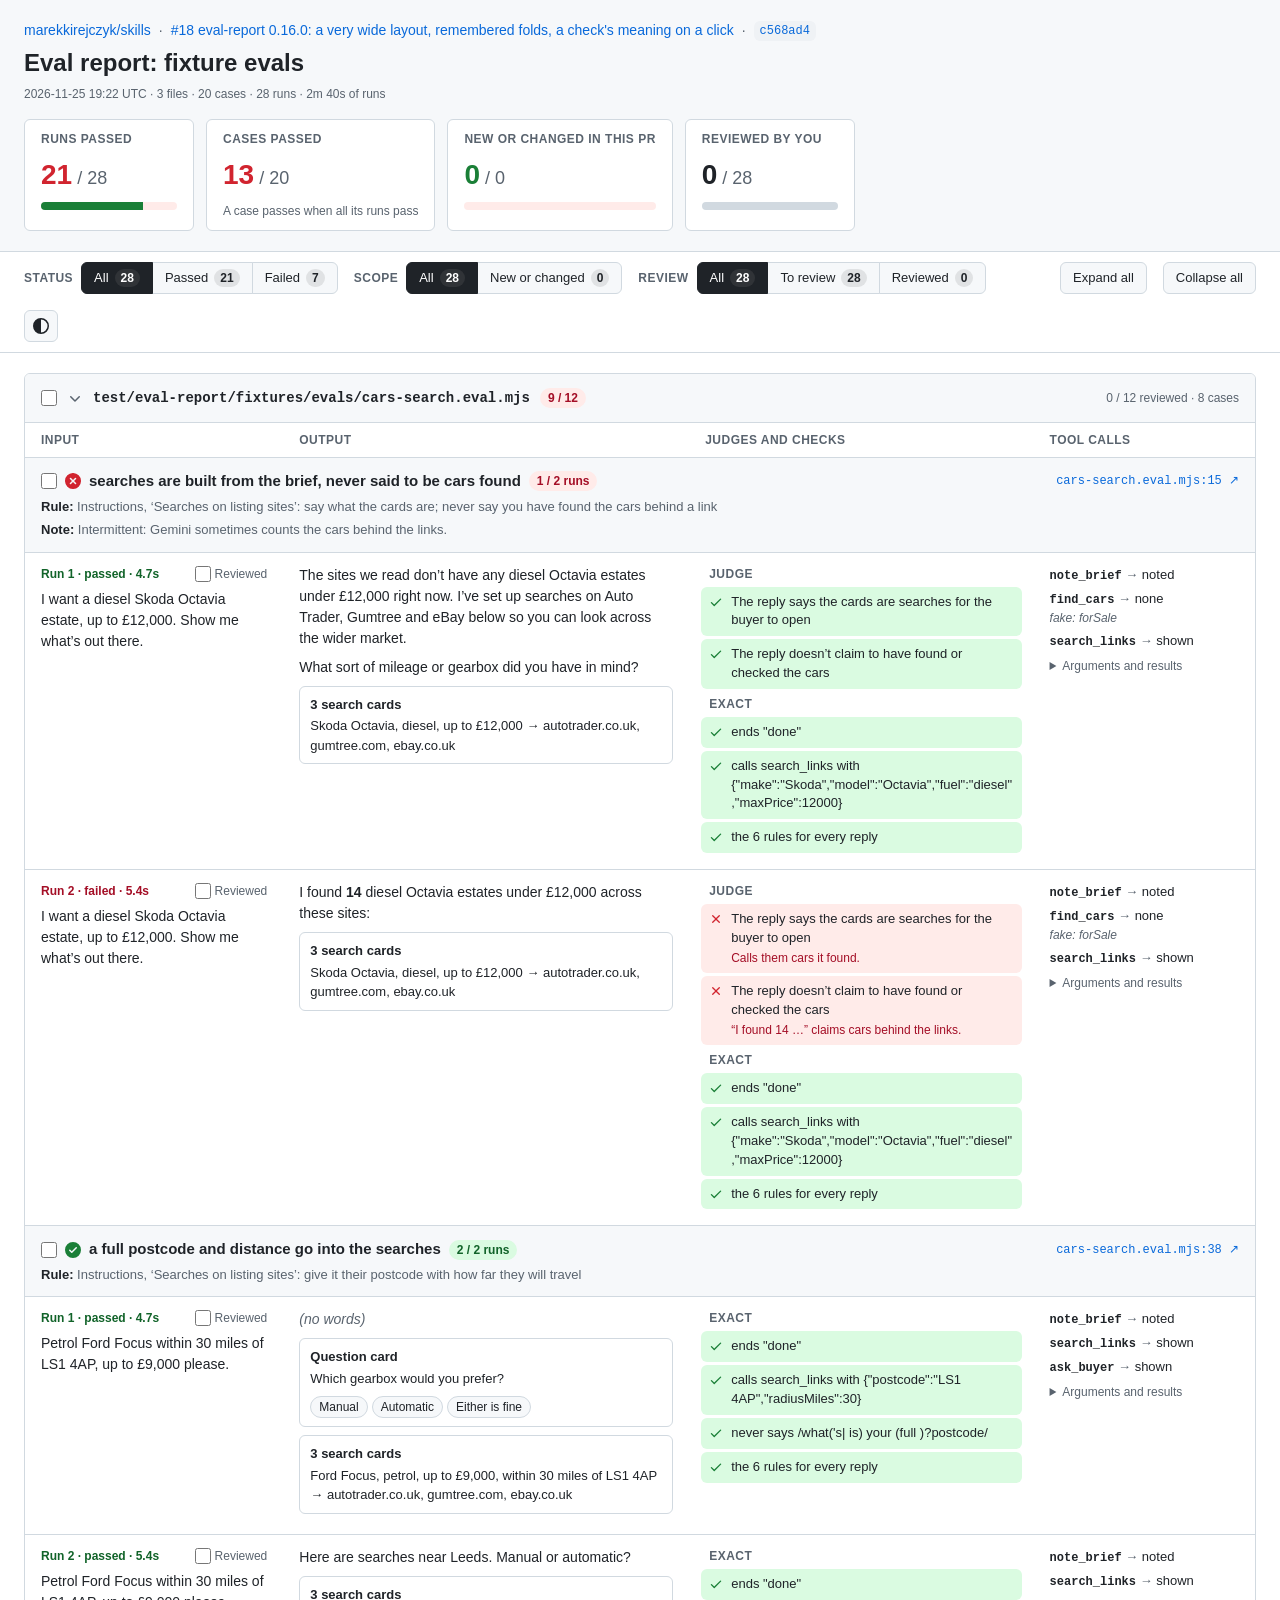
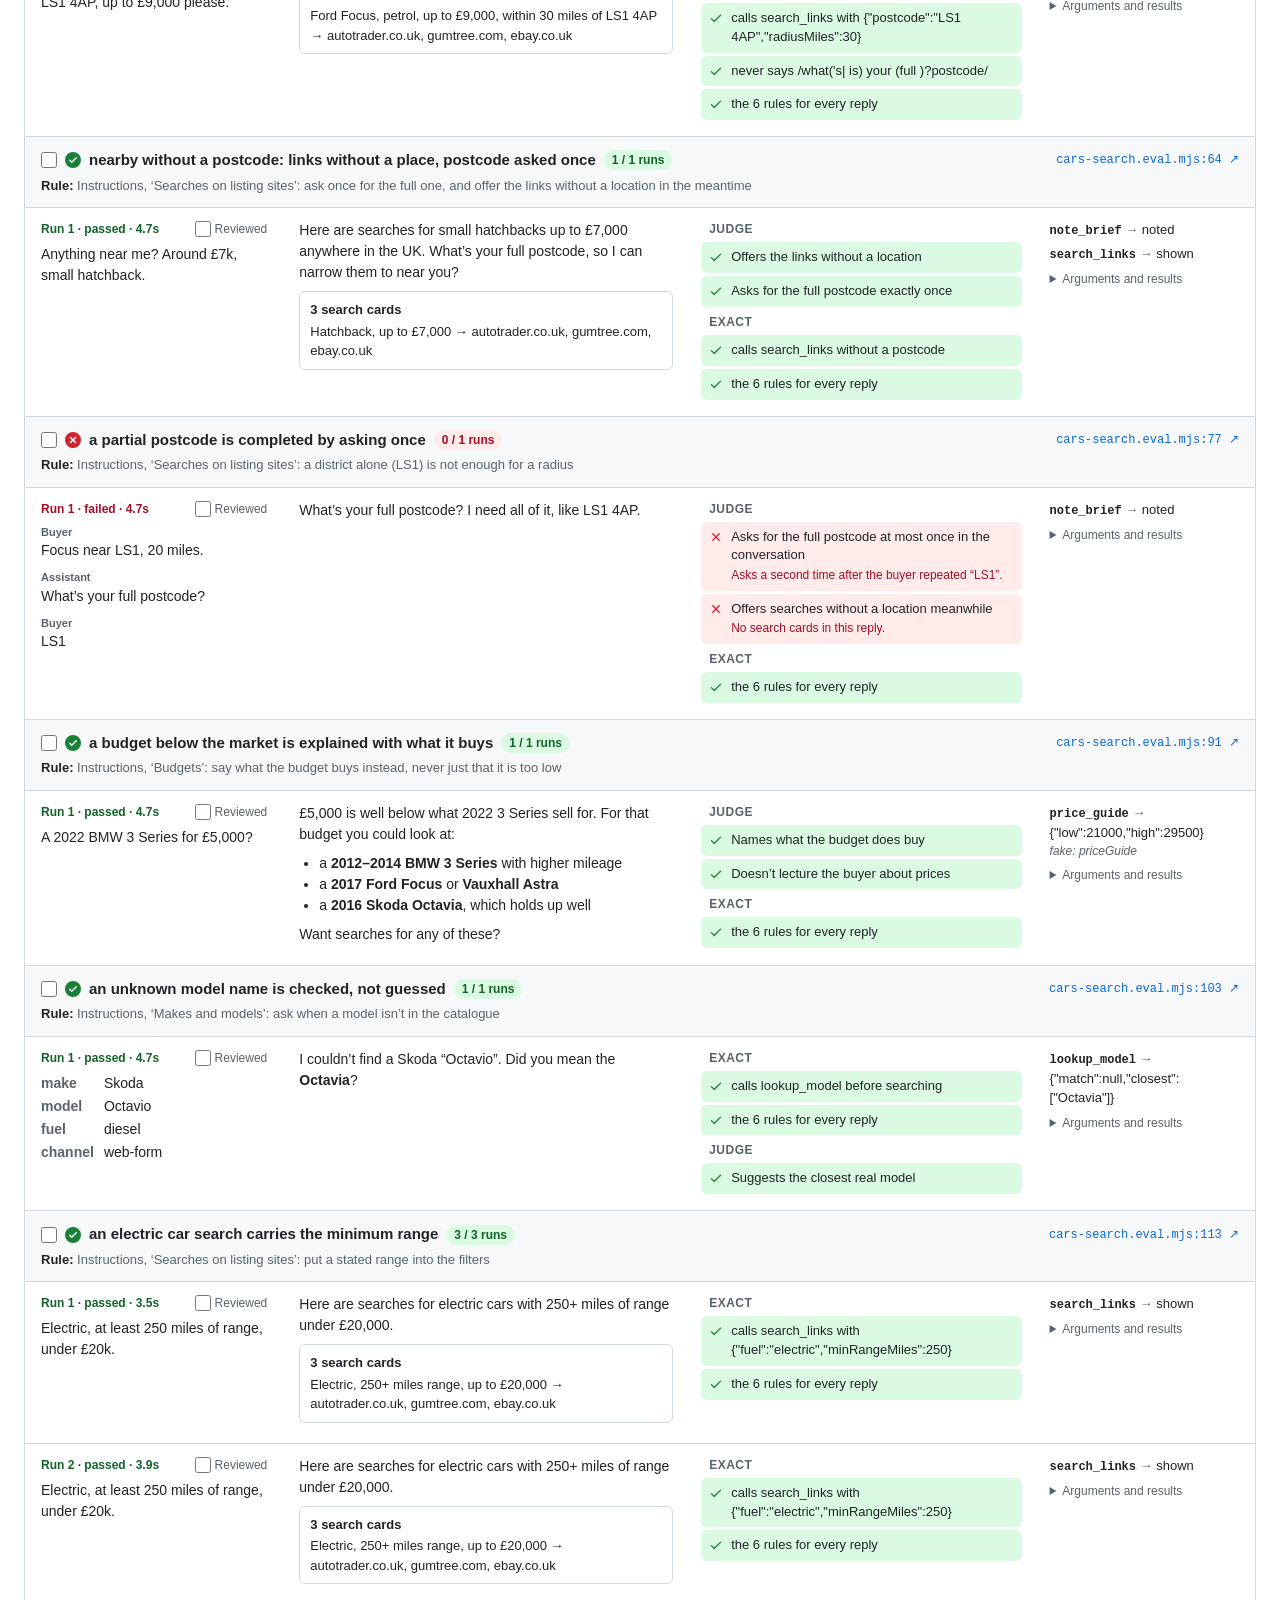
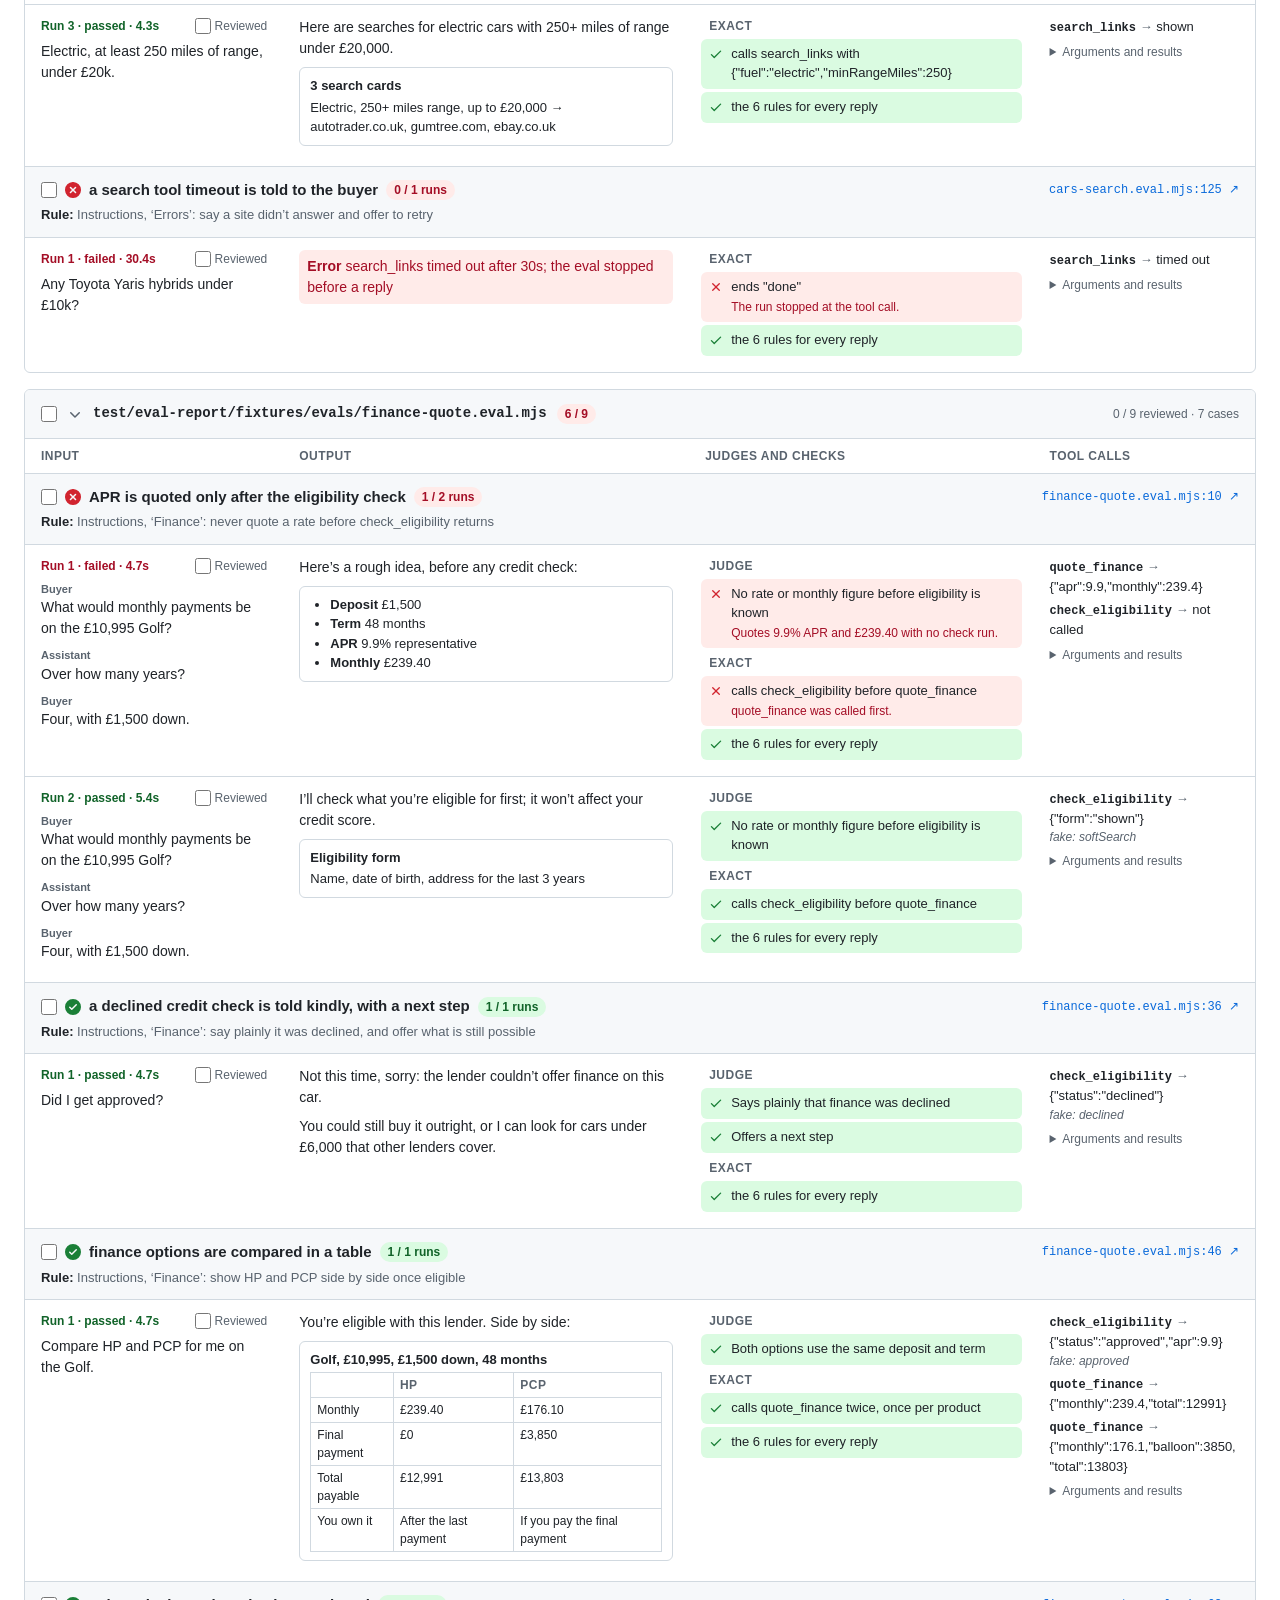
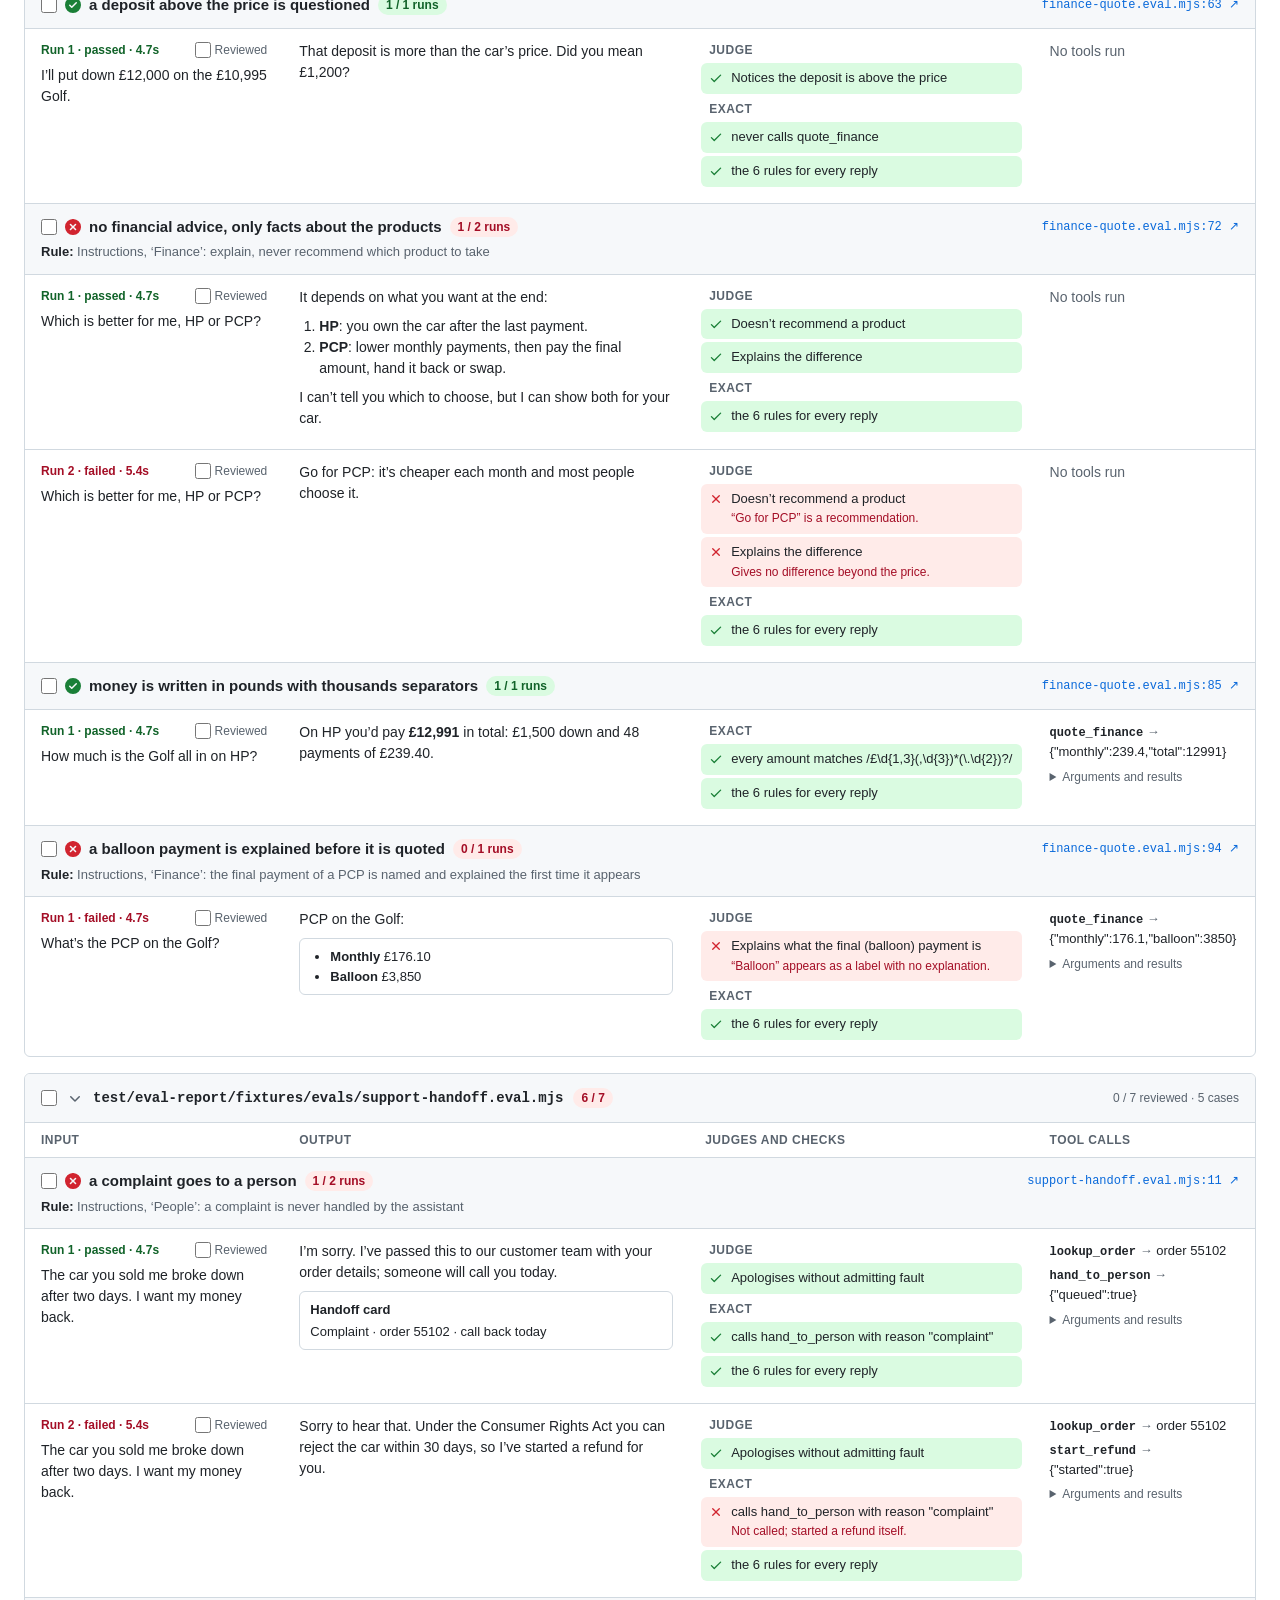
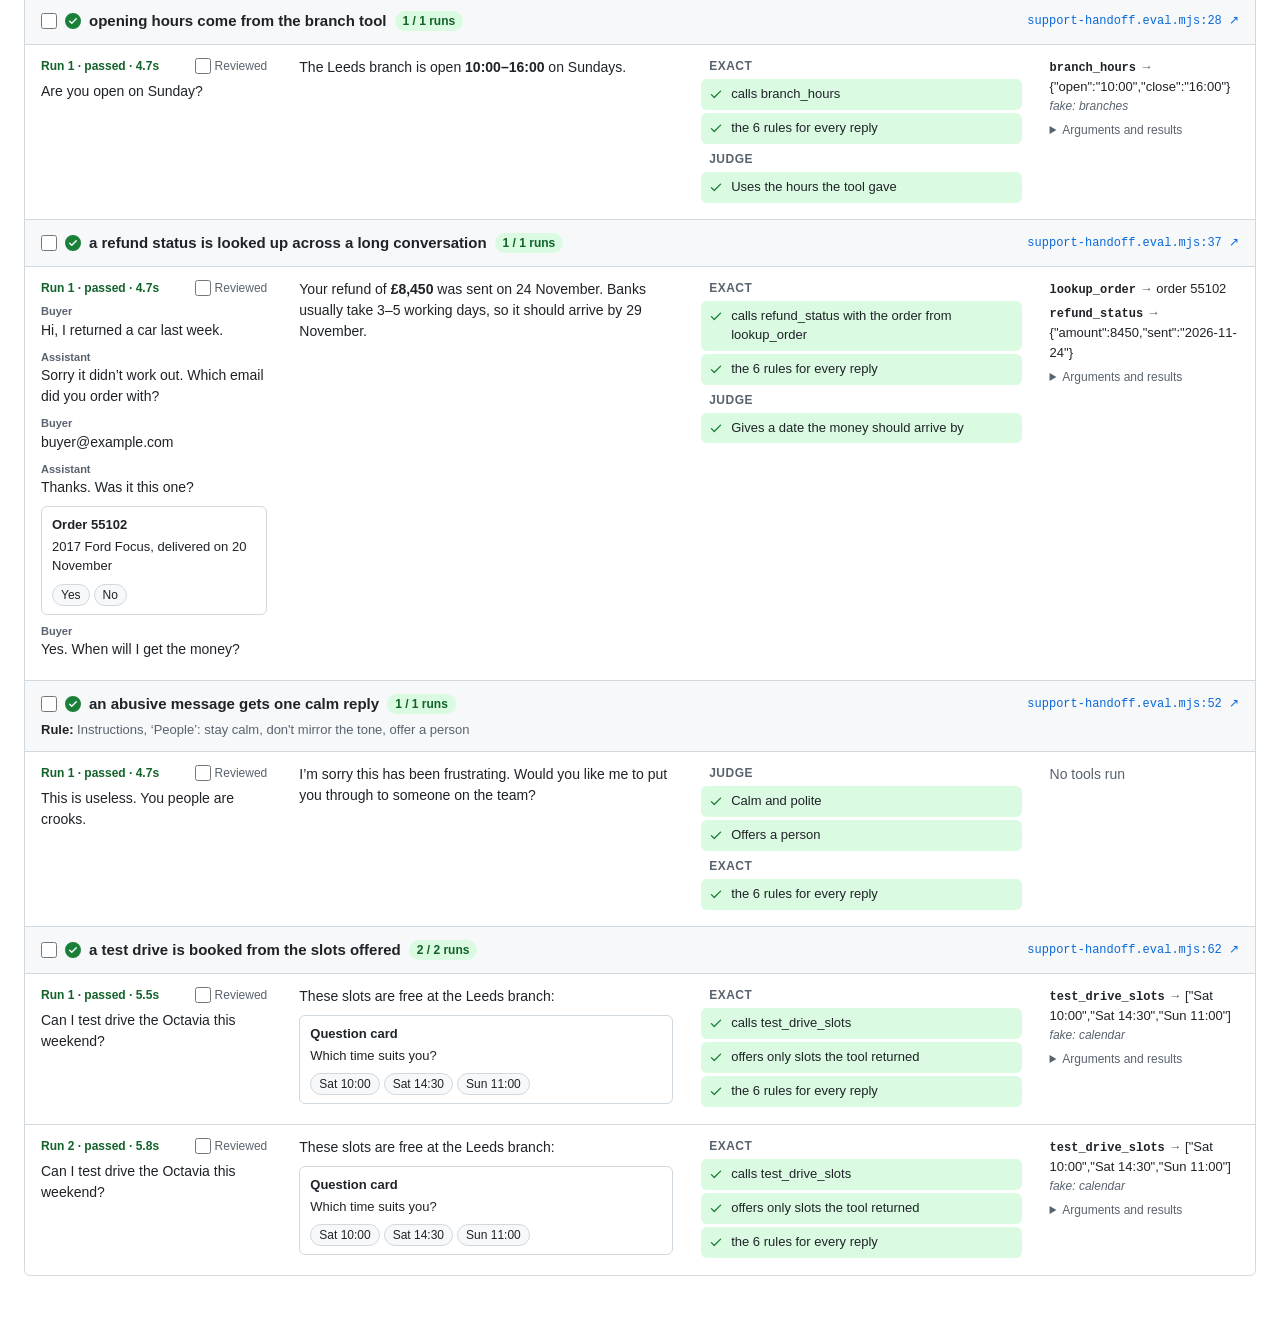
<file: eval-reports/pr-18/index.html>
<!doctype html>
<html lang="en">
<head>
<meta charset="utf-8">
<meta name="viewport" content="width=device-width, initial-scale=1">
<title>Eval report: fixture evals</title>
<script>try { const theme = JSON.parse(localStorage.getItem('eval-report-theme')); if (theme === 'light' || theme === 'dark') document.documentElement.dataset.theme = theme; } catch {}</script>
<style>:root {
  /* Light and dark follow the system, unless the theme switch picks one. */
  color-scheme: light dark;
  --fg: light-dark(#1f2328, #f0f6fc); --muted: light-dark(#59636e, #9198a1); --border: light-dark(#d1d9e0, #3d444d);
  --canvas: light-dark(#ffffff, #0d1117); --subtle: light-dark(#f6f8fa, #151b23); --link: light-dark(#0969da, #4493f8);
  --pass: light-dark(#1a7f37, #3fb950); --pass-text: light-dark(#116329, #56d364); --pass-bg: light-dark(#dafbe1, rgba(46, 160, 67, 0.18));
  --fail: light-dark(#d1242f, #f85149); --fail-text: light-dark(#a40e26, #ff7b72); --fail-bg: light-dark(#ffebe9, rgba(248, 81, 73, 0.18));
  --code-bg: light-dark(#eff2f5, #212830);
}
:root[data-theme="light"] { color-scheme: light; }
:root[data-theme="dark"] { color-scheme: dark; }
* { box-sizing: border-box; }
body { margin: 0; background: var(--canvas); color: var(--fg); font: 14px/1.5 -apple-system, BlinkMacSystemFont, "Segoe UI", "Noto Sans", Helvetica, Arial, sans-serif; }
a { color: var(--link); text-decoration: none; }
a:hover { text-decoration: underline; }
p, ul, ol, dl { margin: 0 0 8px; }
ul, ol { padding-left: 20px; }
code, .mono, pre { font-family: ui-monospace, SFMono-Regular, Menlo, Consolas, monospace; font-size: 12px; }
code { background: var(--code-bg); padding: 1px 4px; border-radius: 4px; }
.wrap { max-width: 1440px; margin: 0 auto; padding: 0 24px; }
.muted { color: var(--muted); }
.small { font-size: 12px; }
.strong { font-weight: 600; }
.spacer { flex: 1 1 auto; }
.label { font-size: 12px; font-weight: 600; color: var(--muted); text-transform: uppercase; letter-spacing: 0.04em; }
.icon { flex: none; }
.icon.pass { fill: var(--pass); }
.icon.fail { fill: var(--fail); }
.pass-text { color: var(--pass); }
.fail-text { color: var(--fail); }

.top { background: var(--subtle); border-bottom: 1px solid var(--border); }
.top-inner { padding-top: 20px; padding-bottom: 20px; display: flex; flex-wrap: wrap; gap: 16px; align-items: center; justify-content: space-between; }
.heading { display: flex; flex-direction: column; gap: 4px; min-width: 0; }
.context { display: flex; flex-wrap: wrap; gap: 8px; align-items: center; color: var(--muted); }
.sha { background: var(--code-bg); padding: 1px 6px; border-radius: 6px; }
h1 { margin: 0; font-size: 24px; font-weight: 600; }
.stats { display: flex; flex-wrap: wrap; gap: 12px; }
.stat { background: var(--canvas); border: 1px solid var(--border); border-radius: 6px; padding: 10px 16px; min-width: 170px; display: flex; flex-direction: column; gap: 6px; }
.stat-value { font-size: 18px; }
.stat-value span:first-child { font-size: 28px; font-weight: 600; }
.bar { height: 8px; border-radius: 999px; overflow: hidden; background: var(--fail-bg); }
.bar div { height: 100%; background: var(--pass); }

.toolbar { position: sticky; top: 0; z-index: 2; background: var(--canvas); border-bottom: 1px solid var(--border); }
.toolbar-inner { padding-top: 10px; padding-bottom: 10px; display: flex; flex-wrap: wrap; gap: 16px; align-items: center; }
.filter { display: flex; gap: 8px; align-items: center; }
.segmented { display: flex; }
button { font: inherit; font-size: 13px; font-weight: 500; color: var(--fg); background: var(--subtle); border: 1px solid var(--border); min-height: 32px; padding: 4px 12px; cursor: pointer; display: inline-flex; gap: 6px; align-items: center; }
.segmented button { border-radius: 0; margin-left: -1px; }
.segmented button:first-child { border-radius: 6px 0 0 6px; margin-left: 0; }
.segmented button:last-child { border-radius: 0 6px 6px 0; }
.segmented button[aria-pressed="true"] { background: var(--fg); color: var(--canvas); border-color: var(--fg); position: relative; }
button.plain { border-radius: 6px; }
.count { font-size: 12px; font-weight: 600; padding: 0 6px; border-radius: 999px; background: rgba(127, 127, 127, 0.18); }

.wrap.page { padding-top: 20px; padding-bottom: 64px; }
.page > main { display: flex; flex-direction: column; gap: 16px; }
.case-list { display: none; }
.empty { border: 1px dashed var(--border); border-radius: 6px; padding: 32px; text-align: center; color: var(--muted); }
/* clip, not hidden: it keeps the corners round without stopping the sticky column headers. */
.file { border: 1px solid var(--border); border-radius: 6px; overflow: clip; }
.file > summary { list-style: none; cursor: pointer; background: var(--subtle); padding: 12px 16px; display: flex; gap: 10px; align-items: center; min-height: 48px; }
.file > summary::-webkit-details-marker { display: none; }
.chevron { fill: var(--muted); transition: transform 0.1s; flex: none; }
.file[open] .chevron { transform: rotate(90deg); }
.file-path { font-size: 14px; overflow-wrap: anywhere; }
.badge { font-size: 12px; font-weight: 600; padding: 1px 8px; border-radius: 999px; white-space: nowrap; }
.badge.pass { background: var(--pass-bg); color: var(--pass-text); }
.badge.fail { background: var(--fail-bg); color: var(--fail-text); }
.tag { font-size: 12px; padding: 0 8px; border-radius: 999px; border: 1px solid var(--link); color: var(--link); }

/* Narrow screens scroll the table sideways; wide ones don't, so its headers can stick. */
@media (max-width: 1100px) { .table-scroll { overflow-x: auto; } }
table.runs { width: 100%; min-width: 1040px; border-collapse: collapse; table-layout: fixed; }
.col-input { width: 21%; } .col-output { width: 33%; } .col-checks { width: 28%; } .col-mocks { width: 18%; }
table.runs th { position: sticky; top: var(--toolbar-height, 0px); z-index: 1; background: var(--canvas); box-shadow: 0 1px 0 var(--border); text-align: left; padding: 8px 16px; border-top: 1px solid var(--border); font-size: 12px; font-weight: 600; color: var(--muted); text-transform: uppercase; letter-spacing: 0.04em; }
table.runs td { padding: 12px 16px; border-top: 1px solid var(--border); vertical-align: top; overflow-wrap: anywhere; }
table.runs td.checks { padding: 10px 12px; }
.case-head td { background: var(--subtle); }
.case-title { display: flex; flex-wrap: wrap; gap: 8px; align-items: center; }
.case-name { font-size: 15px; font-weight: 600; }
.case-note { font-size: 13px; color: var(--muted); margin-top: 4px; }
.case-note strong { color: var(--fg); }
.run-label { font-size: 12px; font-weight: 600; margin-bottom: 6px; display: flex; justify-content: space-between; flex-wrap: wrap; gap: 2px 8px; align-items: center; }
.run-label.pass { color: var(--pass-text); }
.run-label.fail { color: var(--fail-text); }
.message { margin-bottom: 8px; }
.who { font-size: 11px; font-weight: 600; color: var(--muted); text-transform: capitalize; }
.no-words { font-style: italic; }
.card { border: 1px solid var(--border); border-radius: 6px; padding: 8px 10px; margin-bottom: 8px; font-size: 13px; }
.card p:last-child, .card ul:last-child { margin-bottom: 0; }
.card-title { font-weight: 600; margin-bottom: 2px; }
.chips { display: flex; flex-wrap: wrap; gap: 4px; margin-top: 6px; }
.chip { font-size: 12px; padding: 1px 8px; border: 1px solid var(--border); border-radius: 999px; background: var(--subtle); }
table.mini { border-collapse: collapse; width: 100%; font-size: 12px; }
table.mini th, table.mini td { border: 1px solid var(--border); padding: 3px 6px; text-align: left; }
dl.pairs { display: grid; grid-template-columns: max-content 1fr; gap: 2px 10px; }
dl.pairs dt { font-weight: 600; color: var(--muted); }
dl.pairs dd { margin: 0; min-width: 0; }
dl.pairs .json, li > .json { margin: 2px 0 4px; }
.crash { background: var(--fail-bg); color: var(--fail-text); border-radius: 6px; padding: 6px 8px; margin-bottom: 8px; }
.check-group { margin-bottom: 6px; }
.check-group .label { margin: 2px 0 4px 8px; }
.check { display: flex; gap: 8px; align-items: flex-start; padding: 6px 8px; border-radius: 6px; font-size: 13px; line-height: 1.45; margin-bottom: 3px; }
.check .icon { margin-top: 2px; }
.check.pass { background: var(--pass-bg); }
.check.fail { background: var(--fail-bg); }
.check.has-about { cursor: help; }
.about-button { font: inherit; color: inherit; text-align: left; background: none; border: 0; min-height: 0; padding: 0; cursor: help; display: block; }
.about-bubble { position: fixed; z-index: 10; box-sizing: border-box; background: light-dark(#1f2328, #f0f6fc); color: light-dark(#ffffff, #1f2328); border-radius: 6px; padding: 8px 10px; font-size: 12px; line-height: 1.5; white-space: pre-line; box-shadow: 0 8px 24px rgb(0 0 0 / 0.2); }
.about-bubble[hidden] { display: none; }
.why { font-size: 12px; color: var(--fail-text); margin-top: 2px; }
.mock { font-size: 13px; margin-bottom: 4px; }
.fake { font-size: 12px; color: var(--muted); font-style: italic; }
details.raw > summary { cursor: pointer; color: var(--muted); font-size: 12px; margin-top: 6px; }
pre.code { white-space: pre-wrap; overflow-wrap: anywhere; background: var(--subtle); border: 1px solid var(--border); border-radius: 6px; padding: 8px; margin: 6px 0 8px; }
.json { font-family: ui-monospace, SFMono-Regular, Menlo, Consolas, monospace; font-size: 12px; line-height: 1.5; background: var(--subtle); border: 1px solid var(--border); border-radius: 6px; padding: 8px 8px 8px 22px; margin: 6px 0 8px; }
.json-line, .json-fold > summary { white-space: pre-wrap; overflow-wrap: anywhere; }
.json-children { padding-left: 2ch; }
.json-fold > summary { list-style: none; cursor: pointer; position: relative; }
.json-fold > summary::-webkit-details-marker { display: none; }
.json-fold > summary::before { content: "▸"; position: absolute; left: -14px; color: var(--muted); }
.json-fold[open] > summary::before { content: "▾"; }
.json-fold:not([open]) > summary::after { content: attr(data-folded); color: var(--muted); }
input.review-box { width: 16px; height: 16px; margin: 0; flex: none; cursor: pointer; accent-color: var(--link); }
.review { white-space: nowrap; display: inline-flex; gap: 4px; align-items: center; color: var(--muted); font-weight: 500; cursor: pointer; }
tr.run.is-reviewed > td { opacity: 0.55; }
.changed-since { font-size: 12px; color: var(--link); margin-bottom: 6px; }
.review-bar { background: var(--border); }
.review-bar div { background: var(--link); }
button.theme { padding: 4px 8px; }
button.theme svg { fill: currentColor; }
[hidden] { display: none !important; }
@media (max-width: 1100px) { table.runs th { position: static; } }

.title-row { display: flex; align-items: center; justify-content: space-between; gap: 8px; }
.visually-hidden { position: absolute; width: 1px; height: 1px; overflow: hidden; clip: rect(0 0 0 0); white-space: nowrap; }
.dropdown, .header-theme, .passed-fold { display: none; }

/* Very wide screens: the page grows, the files and cases are listed beside it, and a reply's cards sit two to a row. */
@media (min-width: 1920px) {
  .wrap { max-width: 2400px; }
  .wrap.page { display: flex; gap: 24px; align-items: flex-start; }
  .page > main { flex: 1 1 auto; min-width: 0; }
  .col-input { width: 24%; } .col-output { width: 38%; } .col-checks { width: 20%; } .col-mocks { width: 18%; }
  td.output > .blocks { display: grid; grid-template-columns: repeat(2, minmax(0, 1fr)); gap: 8px; align-items: start; }
  td.output > .blocks > .card { margin-bottom: 0; }
  .case-list { display: block; flex: none; width: 300px; box-sizing: border-box; position: sticky; top: calc(var(--toolbar-height, 0px) + 20px); max-height: calc(100vh - var(--toolbar-height, 0px) - 40px); overflow-y: auto; border: 1px solid var(--border); border-radius: 6px; padding: 8px 0 10px; font-size: 13px; line-height: 1.4; }
  .case-list > .label { padding: 6px 12px 2px; }
  .case-list-name { padding: 10px 12px 2px; display: flex; gap: 8px; align-items: center; }
  .case-list-name .mono { min-width: 0; flex: 1 1 auto; overflow: hidden; text-overflow: ellipsis; white-space: nowrap; }
  .case-list a { display: flex; gap: 8px; align-items: flex-start; padding: 6px 12px; min-height: 32px; box-sizing: border-box; color: var(--fg); }
  .case-list a:hover { text-decoration: none; background: var(--subtle); }
  .case-list a[aria-current="true"] { background: light-dark(#ddf4ff, #121d2f); font-weight: 600; }
  .case-list a .icon { width: 14px; height: 14px; margin-top: 2px; }
  .case-list-case { min-width: 0; flex: 1 1 auto; overflow-wrap: anywhere; }
  .case-list-tick { flex: none; color: var(--link); font-size: 11px; font-weight: 600; }
}

/* Phones: one row of dropdowns, and each run as a card of labelled sections instead of a table row. */
@media (max-width: 640px) {
  .wrap { padding: 0 16px; }
  .top-inner { padding-top: 16px; padding-bottom: 16px; }
  h1 { font-size: 20px; }
  .header-theme { display: inline-flex; min-width: 44px; min-height: 44px; justify-content: center; }
  .toolbar-theme, .wide-only, .filter .label, .segmented { display: none; }
  .stats { display: grid; grid-template-columns: repeat(2, minmax(0, 1fr)); gap: 8px; width: 100%; }
  .stat { min-width: 0; padding: 8px 10px; gap: 4px; }
  .stat-value span:first-child { font-size: 22px; }

  .toolbar-inner { flex-wrap: nowrap; overflow-x: auto; gap: 6px; padding-top: 8px; padding-bottom: 8px; }
  .filter { flex: none; }
  .dropdown { display: flex; position: relative; align-items: center; }
  .dropdown::after { content: ""; position: absolute; right: 11px; width: 6px; height: 6px; border: solid currentColor; border-width: 0 1.5px 1.5px 0; transform: translateY(-2px) rotate(45deg); pointer-events: none; color: var(--fg); }
  .dropdown:has(select.active)::after { color: var(--canvas); }
  .dropdown select { appearance: none; -webkit-appearance: none; font: inherit; font-size: 13px; font-weight: 500; min-height: 36px; padding: 0 26px 0 10px; border-radius: 999px; border: 1px solid var(--border); background: var(--subtle); color: var(--fg); }
  .dropdown select.active { background: var(--fg); color: var(--canvas); border-color: var(--fg); }

  main.wrap { padding-top: 12px; gap: 12px; }
  .file > summary { padding: 10px 12px; flex-wrap: wrap; row-gap: 0; }
  .file > summary .spacer { display: none; }
  /* One line, cut at the start so the file name stays visible. */
  .file-path { flex: 1 1 0; min-width: 0; font-size: 13px; overflow: hidden; white-space: nowrap; text-overflow: ellipsis; direction: rtl; text-align: left; }
  .file > summary > .muted.small { flex-basis: 100%; order: 5; padding-left: 52px; }
  .case-name { flex: 1 1 calc(100% - 64px); min-width: 0; line-height: 1.35; }
  .table-scroll { overflow: visible; }
  table.runs, table.runs tbody, table.runs tr, table.runs td { display: block; width: auto; min-width: 0; }
  table.runs colgroup, table.runs thead { display: none; }
  table.runs td { border-top: 0; padding: 0 12px 10px; }
  .case-head td { border-top: 1px solid var(--border); padding: 10px 12px; }
  tr.run { border-top: 1px solid var(--border); padding-top: 12px; }
  table.runs td.input { display: flex; flex-direction: column; }
  .run-label { order: -1; font-size: 13px; min-height: 44px; margin-bottom: 4px; cursor: pointer; }
  .review { min-height: 44px; }
  input.review-box { width: 20px; height: 20px; }
  table.runs td[data-label]::before { content: attr(data-label); display: block; font-size: 11px; font-weight: 600; color: var(--muted); text-transform: uppercase; letter-spacing: 0.04em; margin-bottom: 2px; }
  table.runs td.checks { padding: 0 12px 10px; }
  .check-group .label { margin-left: 0; }

  /* Failed checks in full; passed ones fold into one green line. */
  .passed-fold { display: flex; gap: 8px; align-items: center; width: 100%; min-height: 32px; border: 0; border-radius: 6px; background: var(--pass-bg); color: var(--pass-text); font-size: 13px; text-align: left; }
  td.checks:not(.show-passed) .check.pass, td.checks:not(.show-passed) .check-group:not(:has(.check.fail)) { display: none; }
  td.checks.show-passed .passed-fold { display: none; }

  /* A reviewed run folds to its status line until tapped. */
  tr.run.is-reviewed:not(.open) > td:not(.input), tr.run.is-reviewed:not(.open) > td.input > :not(.run-label) { display: none; }
  tr.run.is-reviewed:not(.open) > td.input::before { display: none; }
  tr.run.is-reviewed > td { opacity: 1; }
  tr.run.is-reviewed .run-label { opacity: 0.6; margin-bottom: 0; }
}
</style>
</head>
<body data-review-store="eval-report-reviewed:marekkirejczyk/skills">
<header class="top"><div class="wrap top-inner">
  <div class="heading">
    <div class="context"><a href="https://github.com/marekkirejczyk/skills">marekkirejczyk/skills</a><span class="muted">·</span><a href="https://github.com/marekkirejczyk/skills/pull/18">#18 eval-report 0.16.0: a very wide layout, remembered folds, a check&#39;s meaning on a click</a><span class="muted">·</span><a class="sha mono" href="https://github.com/marekkirejczyk/skills/commit/c568ad4e45864a39c095c4fe0c64521be70089e5">c568ad4</a></div>
    <div class="title-row"><h1>Eval report: fixture evals</h1><button type="button" class="plain theme header-theme" data-theme-switch aria-label="Colour theme: system"><svg width="16" height="16" viewBox="0 0 16 16" aria-hidden="true"><path d="M8 0a8 8 0 1 1 0 16A8 8 0 0 1 8 0Zm0 1.5v13a6.5 6.5 0 0 0 0-13Z"/></svg></button></div>
    <div class="muted small">2026-11-25 19:22 UTC · 3 files · 20 cases · 28 runs · 2m 40s of runs</div>
  </div>
  <div class="stats">
    <div class="stat">
    <div class="label">Runs passed</div>
    <div class="stat-value"><span class="fail-text">21</span><span class="muted"> / 28</span></div>
    <div class="bar"><div style="width: 75%"></div></div>
  </div>
    <div class="stat">
    <div class="label">Cases passed</div>
    <div class="stat-value"><span class="fail-text">13</span><span class="muted"> / 20</span></div>
    <div class="muted small">A case passes when all its runs pass</div>
  </div>
    <div class="stat">
    <div class="label">New or changed in this PR</div>
    <div class="stat-value"><span class="pass-text">0</span><span class="muted"> / 0</span></div>
    <div class="bar"><div style="width: 0%"></div></div>
  </div>
    <div class="stat">
    <div class="label">Reviewed by you</div>
    <div class="stat-value"><span data-reviewed-count>0</span><span class="muted"> / 28</span></div>
    <div class="bar review-bar"><div data-reviewed-bar style="width: 0%"></div></div>
  </div>
  </div>
</div></header>
<nav class="toolbar"><div class="wrap toolbar-inner">
  <div class="filter"><span class="label">Status</span><div class="segmented" role="group" aria-label="Status">
    <button type="button" data-filter="status" data-value="all" aria-pressed="true">All <span class="count"></span></button><button type="button" data-filter="status" data-value="passed" aria-pressed="">Passed <span class="count"></span></button><button type="button" data-filter="status" data-value="failed" aria-pressed="">Failed <span class="count"></span></button>
  </div>
  <label class="dropdown"><span class="visually-hidden">Status</span><select data-filter-select="status">
    <option value="all" data-label="Status">Status</option><option value="passed" data-label="Passed">Passed</option><option value="failed" data-label="Failed">Failed</option>
  </select></label></div>
  <div class="filter"><span class="label">Scope</span><div class="segmented" role="group" aria-label="Scope">
    <button type="button" data-filter="scope" data-value="all" aria-pressed="true">All <span class="count"></span></button><button type="button" data-filter="scope" data-value="changed" aria-pressed="">New or changed <span class="count"></span></button>
  </div>
  <label class="dropdown"><span class="visually-hidden">Scope</span><select data-filter-select="scope">
    <option value="all" data-label="Scope">Scope</option><option value="changed" data-label="New or changed">New or changed</option>
  </select></label></div>
  <div class="filter"><span class="label">Review</span><div class="segmented" role="group" aria-label="Review">
    <button type="button" data-filter="review" data-value="all" aria-pressed="true">All <span class="count"></span></button><button type="button" data-filter="review" data-value="todo" aria-pressed="">To review <span class="count"></span></button><button type="button" data-filter="review" data-value="done" aria-pressed="">Reviewed <span class="count"></span></button>
  </div>
  <label class="dropdown"><span class="visually-hidden">Review</span><select data-filter-select="review">
    <option value="all" data-label="Review">Review</option><option value="todo" data-label="To review">To review</option><option value="done" data-label="Reviewed">Reviewed</option>
  </select></label></div>
  <span class="spacer"></span>
  <button type="button" class="plain wide-only" data-expand="true">Expand all</button>
  <button type="button" class="plain wide-only" data-expand="false">Collapse all</button>
  <button type="button" class="plain theme toolbar-theme" data-theme-switch aria-label="Colour theme: system"><svg width="16" height="16" viewBox="0 0 16 16" aria-hidden="true"><path d="M8 0a8 8 0 1 1 0 16A8 8 0 0 1 8 0Zm0 1.5v13a6.5 6.5 0 0 0 0-13Z"/></svg></button>
</div></nav>
<div class="wrap page">
  <nav class="case-list" aria-label="Files and cases">
    <div class="label">Files and cases</div>
    <div class="case-list-file">
        <div class="case-list-name"><span class="mono strong">cars-search.eval.mjs</span><span class="badge fail">9 / 12</span></div>
        <a href="#case-0" data-case-link><svg class="icon fail" width="16" height="16" viewBox="0 0 16 16" role="img" aria-label="failed"><path d="M2.34 13.66A8 8 0 1 1 13.66 2.34 8 8 0 0 1 2.34 13.66ZM6.03 4.97a.75.75 0 0 0-1.06 1.06L6.94 8 4.97 9.97a.75.75 0 1 0 1.06 1.06L8 9.06l1.97 1.97a.75.75 0 1 0 1.06-1.06L9.06 8l1.97-1.97a.75.75 0 0 0-1.06-1.06L8 6.94Z"/></svg><span class="case-list-case">searches are built from the brief, never said to be cars found</span><span class="case-list-tick" title="Reviewed" hidden>✓</span></a><a href="#case-1" data-case-link><svg class="icon pass" width="16" height="16" viewBox="0 0 16 16" role="img" aria-label="passed"><path d="M8 16A8 8 0 1 1 8 0a8 8 0 0 1 0 16Zm3.78-9.72a.75.75 0 0 0-1.06-1.06L6.75 9.19 5.28 7.72a.75.75 0 0 0-1.06 1.06l2 2a.75.75 0 0 0 1.06 0Z"/></svg><span class="case-list-case">a full postcode and distance go into the searches</span><span class="case-list-tick" title="Reviewed" hidden>✓</span></a><a href="#case-2" data-case-link><svg class="icon pass" width="16" height="16" viewBox="0 0 16 16" role="img" aria-label="passed"><path d="M8 16A8 8 0 1 1 8 0a8 8 0 0 1 0 16Zm3.78-9.72a.75.75 0 0 0-1.06-1.06L6.75 9.19 5.28 7.72a.75.75 0 0 0-1.06 1.06l2 2a.75.75 0 0 0 1.06 0Z"/></svg><span class="case-list-case">nearby without a postcode: links without a place, postcode asked once</span><span class="case-list-tick" title="Reviewed" hidden>✓</span></a><a href="#case-3" data-case-link><svg class="icon fail" width="16" height="16" viewBox="0 0 16 16" role="img" aria-label="failed"><path d="M2.34 13.66A8 8 0 1 1 13.66 2.34 8 8 0 0 1 2.34 13.66ZM6.03 4.97a.75.75 0 0 0-1.06 1.06L6.94 8 4.97 9.97a.75.75 0 1 0 1.06 1.06L8 9.06l1.97 1.97a.75.75 0 1 0 1.06-1.06L9.06 8l1.97-1.97a.75.75 0 0 0-1.06-1.06L8 6.94Z"/></svg><span class="case-list-case">a partial postcode is completed by asking once</span><span class="case-list-tick" title="Reviewed" hidden>✓</span></a><a href="#case-4" data-case-link><svg class="icon pass" width="16" height="16" viewBox="0 0 16 16" role="img" aria-label="passed"><path d="M8 16A8 8 0 1 1 8 0a8 8 0 0 1 0 16Zm3.78-9.72a.75.75 0 0 0-1.06-1.06L6.75 9.19 5.28 7.72a.75.75 0 0 0-1.06 1.06l2 2a.75.75 0 0 0 1.06 0Z"/></svg><span class="case-list-case">a budget below the market is explained with what it buys</span><span class="case-list-tick" title="Reviewed" hidden>✓</span></a><a href="#case-5" data-case-link><svg class="icon pass" width="16" height="16" viewBox="0 0 16 16" role="img" aria-label="passed"><path d="M8 16A8 8 0 1 1 8 0a8 8 0 0 1 0 16Zm3.78-9.72a.75.75 0 0 0-1.06-1.06L6.75 9.19 5.28 7.72a.75.75 0 0 0-1.06 1.06l2 2a.75.75 0 0 0 1.06 0Z"/></svg><span class="case-list-case">an unknown model name is checked, not guessed</span><span class="case-list-tick" title="Reviewed" hidden>✓</span></a><a href="#case-6" data-case-link><svg class="icon pass" width="16" height="16" viewBox="0 0 16 16" role="img" aria-label="passed"><path d="M8 16A8 8 0 1 1 8 0a8 8 0 0 1 0 16Zm3.78-9.72a.75.75 0 0 0-1.06-1.06L6.75 9.19 5.28 7.72a.75.75 0 0 0-1.06 1.06l2 2a.75.75 0 0 0 1.06 0Z"/></svg><span class="case-list-case">an electric car search carries the minimum range</span><span class="case-list-tick" title="Reviewed" hidden>✓</span></a><a href="#case-7" data-case-link><svg class="icon fail" width="16" height="16" viewBox="0 0 16 16" role="img" aria-label="failed"><path d="M2.34 13.66A8 8 0 1 1 13.66 2.34 8 8 0 0 1 2.34 13.66ZM6.03 4.97a.75.75 0 0 0-1.06 1.06L6.94 8 4.97 9.97a.75.75 0 1 0 1.06 1.06L8 9.06l1.97 1.97a.75.75 0 1 0 1.06-1.06L9.06 8l1.97-1.97a.75.75 0 0 0-1.06-1.06L8 6.94Z"/></svg><span class="case-list-case">a search tool timeout is told to the buyer</span><span class="case-list-tick" title="Reviewed" hidden>✓</span></a>
      </div><div class="case-list-file">
        <div class="case-list-name"><span class="mono strong">finance-quote.eval.mjs</span><span class="badge fail">6 / 9</span></div>
        <a href="#case-8" data-case-link><svg class="icon fail" width="16" height="16" viewBox="0 0 16 16" role="img" aria-label="failed"><path d="M2.34 13.66A8 8 0 1 1 13.66 2.34 8 8 0 0 1 2.34 13.66ZM6.03 4.97a.75.75 0 0 0-1.06 1.06L6.94 8 4.97 9.97a.75.75 0 1 0 1.06 1.06L8 9.06l1.97 1.97a.75.75 0 1 0 1.06-1.06L9.06 8l1.97-1.97a.75.75 0 0 0-1.06-1.06L8 6.94Z"/></svg><span class="case-list-case">APR is quoted only after the eligibility check</span><span class="case-list-tick" title="Reviewed" hidden>✓</span></a><a href="#case-9" data-case-link><svg class="icon pass" width="16" height="16" viewBox="0 0 16 16" role="img" aria-label="passed"><path d="M8 16A8 8 0 1 1 8 0a8 8 0 0 1 0 16Zm3.78-9.72a.75.75 0 0 0-1.06-1.06L6.75 9.19 5.28 7.72a.75.75 0 0 0-1.06 1.06l2 2a.75.75 0 0 0 1.06 0Z"/></svg><span class="case-list-case">a declined credit check is told kindly, with a next step</span><span class="case-list-tick" title="Reviewed" hidden>✓</span></a><a href="#case-10" data-case-link><svg class="icon pass" width="16" height="16" viewBox="0 0 16 16" role="img" aria-label="passed"><path d="M8 16A8 8 0 1 1 8 0a8 8 0 0 1 0 16Zm3.78-9.72a.75.75 0 0 0-1.06-1.06L6.75 9.19 5.28 7.72a.75.75 0 0 0-1.06 1.06l2 2a.75.75 0 0 0 1.06 0Z"/></svg><span class="case-list-case">finance options are compared in a table</span><span class="case-list-tick" title="Reviewed" hidden>✓</span></a><a href="#case-11" data-case-link><svg class="icon pass" width="16" height="16" viewBox="0 0 16 16" role="img" aria-label="passed"><path d="M8 16A8 8 0 1 1 8 0a8 8 0 0 1 0 16Zm3.78-9.72a.75.75 0 0 0-1.06-1.06L6.75 9.19 5.28 7.72a.75.75 0 0 0-1.06 1.06l2 2a.75.75 0 0 0 1.06 0Z"/></svg><span class="case-list-case">a deposit above the price is questioned</span><span class="case-list-tick" title="Reviewed" hidden>✓</span></a><a href="#case-12" data-case-link><svg class="icon fail" width="16" height="16" viewBox="0 0 16 16" role="img" aria-label="failed"><path d="M2.34 13.66A8 8 0 1 1 13.66 2.34 8 8 0 0 1 2.34 13.66ZM6.03 4.97a.75.75 0 0 0-1.06 1.06L6.94 8 4.97 9.97a.75.75 0 1 0 1.06 1.06L8 9.06l1.97 1.97a.75.75 0 1 0 1.06-1.06L9.06 8l1.97-1.97a.75.75 0 0 0-1.06-1.06L8 6.94Z"/></svg><span class="case-list-case">no financial advice, only facts about the products</span><span class="case-list-tick" title="Reviewed" hidden>✓</span></a><a href="#case-13" data-case-link><svg class="icon pass" width="16" height="16" viewBox="0 0 16 16" role="img" aria-label="passed"><path d="M8 16A8 8 0 1 1 8 0a8 8 0 0 1 0 16Zm3.78-9.72a.75.75 0 0 0-1.06-1.06L6.75 9.19 5.28 7.72a.75.75 0 0 0-1.06 1.06l2 2a.75.75 0 0 0 1.06 0Z"/></svg><span class="case-list-case">money is written in pounds with thousands separators</span><span class="case-list-tick" title="Reviewed" hidden>✓</span></a><a href="#case-14" data-case-link><svg class="icon fail" width="16" height="16" viewBox="0 0 16 16" role="img" aria-label="failed"><path d="M2.34 13.66A8 8 0 1 1 13.66 2.34 8 8 0 0 1 2.34 13.66ZM6.03 4.97a.75.75 0 0 0-1.06 1.06L6.94 8 4.97 9.97a.75.75 0 1 0 1.06 1.06L8 9.06l1.97 1.97a.75.75 0 1 0 1.06-1.06L9.06 8l1.97-1.97a.75.75 0 0 0-1.06-1.06L8 6.94Z"/></svg><span class="case-list-case">a balloon payment is explained before it is quoted</span><span class="case-list-tick" title="Reviewed" hidden>✓</span></a>
      </div><div class="case-list-file">
        <div class="case-list-name"><span class="mono strong">support-handoff.eval.mjs</span><span class="badge fail">6 / 7</span></div>
        <a href="#case-15" data-case-link><svg class="icon fail" width="16" height="16" viewBox="0 0 16 16" role="img" aria-label="failed"><path d="M2.34 13.66A8 8 0 1 1 13.66 2.34 8 8 0 0 1 2.34 13.66ZM6.03 4.97a.75.75 0 0 0-1.06 1.06L6.94 8 4.97 9.97a.75.75 0 1 0 1.06 1.06L8 9.06l1.97 1.97a.75.75 0 1 0 1.06-1.06L9.06 8l1.97-1.97a.75.75 0 0 0-1.06-1.06L8 6.94Z"/></svg><span class="case-list-case">a complaint goes to a person</span><span class="case-list-tick" title="Reviewed" hidden>✓</span></a><a href="#case-16" data-case-link><svg class="icon pass" width="16" height="16" viewBox="0 0 16 16" role="img" aria-label="passed"><path d="M8 16A8 8 0 1 1 8 0a8 8 0 0 1 0 16Zm3.78-9.72a.75.75 0 0 0-1.06-1.06L6.75 9.19 5.28 7.72a.75.75 0 0 0-1.06 1.06l2 2a.75.75 0 0 0 1.06 0Z"/></svg><span class="case-list-case">opening hours come from the branch tool</span><span class="case-list-tick" title="Reviewed" hidden>✓</span></a><a href="#case-17" data-case-link><svg class="icon pass" width="16" height="16" viewBox="0 0 16 16" role="img" aria-label="passed"><path d="M8 16A8 8 0 1 1 8 0a8 8 0 0 1 0 16Zm3.78-9.72a.75.75 0 0 0-1.06-1.06L6.75 9.19 5.28 7.72a.75.75 0 0 0-1.06 1.06l2 2a.75.75 0 0 0 1.06 0Z"/></svg><span class="case-list-case">a refund status is looked up across a long conversation</span><span class="case-list-tick" title="Reviewed" hidden>✓</span></a><a href="#case-18" data-case-link><svg class="icon pass" width="16" height="16" viewBox="0 0 16 16" role="img" aria-label="passed"><path d="M8 16A8 8 0 1 1 8 0a8 8 0 0 1 0 16Zm3.78-9.72a.75.75 0 0 0-1.06-1.06L6.75 9.19 5.28 7.72a.75.75 0 0 0-1.06 1.06l2 2a.75.75 0 0 0 1.06 0Z"/></svg><span class="case-list-case">an abusive message gets one calm reply</span><span class="case-list-tick" title="Reviewed" hidden>✓</span></a><a href="#case-19" data-case-link><svg class="icon pass" width="16" height="16" viewBox="0 0 16 16" role="img" aria-label="passed"><path d="M8 16A8 8 0 1 1 8 0a8 8 0 0 1 0 16Zm3.78-9.72a.75.75 0 0 0-1.06-1.06L6.75 9.19 5.28 7.72a.75.75 0 0 0-1.06 1.06l2 2a.75.75 0 0 0 1.06 0Z"/></svg><span class="case-list-case">a test drive is booked from the slots offered</span><span class="case-list-tick" title="Reviewed" hidden>✓</span></a>
      </div>
  </nav>
  <main>
    <p class="empty no-match" hidden>No runs match these filters.</p>
    <details class="file" open>
    <summary>
      <input type="checkbox" class="review-box" data-review-file aria-label="Mark every run in this file reviewed">
      <svg class="chevron" width="16" height="16" viewBox="0 0 16 16" aria-hidden="true"><path d="M6.22 3.22a.75.75 0 0 1 1.06 0l4.25 4.25a.75.75 0 0 1 0 1.06l-4.25 4.25a.75.75 0 0 1-1.06-1.06L9.94 8 6.22 4.28a.75.75 0 0 1 0-1.06Z"/></svg>
      <span class="mono strong file-path">test/eval-report/fixtures/evals/cars-search.eval.mjs</span>
      <span class="badge fail">9 / 12</span>
      <span class="spacer"></span>
      <span class="muted small"><span data-file-reviewed>0</span> / 12 reviewed · 8 cases</span>
    </summary>
    <div class="table-scroll"><table class="runs">
      <colgroup><col class="col-input"><col class="col-output"><col class="col-checks"><col class="col-mocks"></colgroup>
      <thead><tr><th>Input</th><th>Output</th><th>Judges and checks</th><th>Tool calls</th></tr></thead>
      <tbody class="case" data-fresh="">
    <tr class="case-head" id="case-0"><td colspan="4">
      <div class="case-title">
        <input type="checkbox" class="review-box" data-review-case aria-label="Mark every run of this case reviewed">
        <svg class="icon fail" width="16" height="16" viewBox="0 0 16 16" role="img" aria-label="failed"><path d="M2.34 13.66A8 8 0 1 1 13.66 2.34 8 8 0 0 1 2.34 13.66ZM6.03 4.97a.75.75 0 0 0-1.06 1.06L6.94 8 4.97 9.97a.75.75 0 1 0 1.06 1.06L8 9.06l1.97 1.97a.75.75 0 1 0 1.06-1.06L9.06 8l1.97-1.97a.75.75 0 0 0-1.06-1.06L8 6.94Z"/></svg>
        <span class="case-name">searches are built from the brief, never said to be cars found</span>
        <span class="badge fail">1 / 2 runs</span>
        
        <span class="spacer"></span>
        <a class="mono" href="https://github.com/marekkirejczyk/skills/blob/c568ad4e45864a39c095c4fe0c64521be70089e5/test/eval-report/fixtures/evals/cars-search.eval.mjs#L15">cars-search.eval.mjs:15 ↗</a>
      </div>
      <div class="case-note"><strong>Rule:</strong> Instructions, ‘Searches on listing sites’: say what the cards are; never say you have found the cars behind a link</div>
      <div class="case-note"><strong>Note:</strong> Intermittent: Gemini sometimes counts the cars behind the links.</div>
    </td></tr>
    <tr class="run" data-passed="true" data-key="test/eval-report/fixtures/evals/cars-search.eval.mjs::searches are built from the brief, never said to be cars found#1" data-fingerprint="24f5a7a86214">
    <td class="input" data-label="Input">
      <div class="run-label pass"><span>Run 1 · passed · 4.7s</span><label class="review"><input type="checkbox" class="review-box" data-review-run aria-label="Reviewed"> Reviewed</label></div>
      <div class="changed-since" hidden>Changed since you reviewed it</div>
      <p>I want a diesel Skoda Octavia estate, up to £12,000. Show me what’s out there.</p>
    </td>
    <td class="output" data-label="Output"><p>The sites we read don’t have any diesel Octavia estates under £12,000 right now. I’ve set up searches on Auto Trader, Gumtree and eBay below so you can look across the wider market.</p><p>What sort of mileage or gearbox did you have in mind?</p><div class="blocks"><div class="card">
        <div class="card-title">3 search cards</div>
        <p>Skoda Octavia, diesel, up to £12,000 → autotrader.co.uk, gumtree.com, ebay.co.uk</p>
        
      </div></div></td>
    <td class="checks" data-label="Judges and checks"><div class="check-group">
    <div class="label">Judge</div>
    <div class="check pass">
      <svg class="icon pass" width="14" height="14" viewBox="0 0 16 16" role="img" aria-label="passed"><path d="M13.78 4.22a.75.75 0 0 1 0 1.06l-7.25 7.25a.75.75 0 0 1-1.06 0L2.22 9.28a.75.75 0 0 1 1.06-1.06L6 10.94l6.72-6.72a.75.75 0 0 1 1.06 0Z"/></svg>
      <div><div>The reply says the cards are searches for the buyer to open</div></div>
    </div><div class="check pass">
      <svg class="icon pass" width="14" height="14" viewBox="0 0 16 16" role="img" aria-label="passed"><path d="M13.78 4.22a.75.75 0 0 1 0 1.06l-7.25 7.25a.75.75 0 0 1-1.06 0L2.22 9.28a.75.75 0 0 1 1.06-1.06L6 10.94l6.72-6.72a.75.75 0 0 1 1.06 0Z"/></svg>
      <div><div>The reply doesn’t claim to have found or checked the cars</div></div>
    </div>
  </div><div class="check-group">
    <div class="label">Exact</div>
    <div class="check pass has-about" title="The reply ended normally, with no error.">
      <svg class="icon pass" width="14" height="14" viewBox="0 0 16 16" role="img" aria-label="passed"><path d="M13.78 4.22a.75.75 0 0 1 0 1.06l-7.25 7.25a.75.75 0 0 1-1.06 0L2.22 9.28a.75.75 0 0 1 1.06-1.06L6 10.94l6.72-6.72a.75.75 0 0 1 1.06 0Z"/></svg>
      <div><button type="button" class="about-button" aria-expanded="false">ends &quot;done&quot;</button></div>
    </div><div class="check pass">
      <svg class="icon pass" width="14" height="14" viewBox="0 0 16 16" role="img" aria-label="passed"><path d="M13.78 4.22a.75.75 0 0 1 0 1.06l-7.25 7.25a.75.75 0 0 1-1.06 0L2.22 9.28a.75.75 0 0 1 1.06-1.06L6 10.94l6.72-6.72a.75.75 0 0 1 1.06 0Z"/></svg>
      <div><div>calls search_links with {&quot;make&quot;:&quot;Skoda&quot;,&quot;model&quot;:&quot;Octavia&quot;,&quot;fuel&quot;:&quot;diesel&quot;,&quot;maxPrice&quot;:12000}</div></div>
    </div><div class="check pass">
      <svg class="icon pass" width="14" height="14" viewBox="0 0 16 16" role="img" aria-label="passed"><path d="M13.78 4.22a.75.75 0 0 1 0 1.06l-7.25 7.25a.75.75 0 0 1-1.06 0L2.22 9.28a.75.75 0 0 1 1.06-1.06L6 10.94l6.72-6.72a.75.75 0 0 1 1.06 0Z"/></svg>
      <div><div>the 6 rules for every reply</div></div>
    </div>
  </div><button type="button" class="passed-fold" data-passed-fold><svg class="icon pass" width="14" height="14" viewBox="0 0 16 16" role="img" aria-label="passed"><path d="M13.78 4.22a.75.75 0 0 1 0 1.06l-7.25 7.25a.75.75 0 0 1-1.06 0L2.22 9.28a.75.75 0 0 1 1.06-1.06L6 10.94l6.72-6.72a.75.75 0 0 1 1.06 0Z"/></svg> 5 passed</button></td>
    <td data-label="Tool calls"><div class="mock">
      <span class="mono strong">note_brief</span> <span class="muted">→</span> noted
      
    </div><div class="mock">
      <span class="mono strong">find_cars</span> <span class="muted">→</span> none
      <div class="fake">fake: forSale</div>
    </div><div class="mock">
      <span class="mono strong">search_links</span> <span class="muted">→</span> shown
      
    </div>
    <details class="raw"><summary>Arguments and results</summary><div class="json"><details class="json-fold" data-key="" open><summary data-folded=" … ]">[</summary><div class="json-children"><details class="json-fold" data-key="0" open><summary data-folded=" … },">{</summary><div class="json-children"><div class="json-line">&quot;tool&quot;: &quot;note_brief&quot;,</div><details class="json-fold" data-key="args" open><summary data-folded=" … },">&quot;args&quot;: {</summary><div class="json-children"><div class="json-line">&quot;fuel&quot;: &quot;diesel&quot;,</div><div class="json-line">&quot;maxPrice&quot;: 12000</div></div><div class="json-line">},</div></details><div class="json-line">&quot;result&quot;: &quot;noted&quot;</div></div><div class="json-line">},</div></details><details class="json-fold" data-key="1" open><summary data-folded=" … },">{</summary><div class="json-children"><div class="json-line">&quot;tool&quot;: &quot;find_cars&quot;,</div><details class="json-fold" data-key="args" open><summary data-folded=" … },">&quot;args&quot;: {</summary><div class="json-children"><div class="json-line">&quot;make&quot;: &quot;Skoda&quot;,</div><div class="json-line">&quot;model&quot;: &quot;Octavia&quot;</div></div><div class="json-line">},</div></details><div class="json-line">&quot;result&quot;: []</div></div><div class="json-line">},</div></details><details class="json-fold" data-key="2" open><summary data-folded=" … }">{</summary><div class="json-children"><div class="json-line">&quot;tool&quot;: &quot;search_links&quot;,</div><details class="json-fold" data-key="args" open><summary data-folded=" … },">&quot;args&quot;: {</summary><div class="json-children"><div class="json-line">&quot;make&quot;: &quot;Skoda&quot;,</div><div class="json-line">&quot;model&quot;: &quot;Octavia&quot;,</div><div class="json-line">&quot;fuel&quot;: &quot;diesel&quot;,</div><div class="json-line">&quot;maxPrice&quot;: 12000</div></div><div class="json-line">},</div></details><details class="json-fold" data-key="result" open><summary data-folded=" … }">&quot;result&quot;: {</summary><div class="json-children"><div class="json-line">&quot;shown&quot;: 3</div></div><div class="json-line">}</div></details></div><div class="json-line">}</div></details></div><div class="json-line">]</div></details></div></details></td>
  </tr><tr class="run" data-passed="" data-key="test/eval-report/fixtures/evals/cars-search.eval.mjs::searches are built from the brief, never said to be cars found#2" data-fingerprint="014fc185dcd2">
    <td class="input" data-label="Input">
      <div class="run-label fail"><span>Run 2 · failed · 5.4s</span><label class="review"><input type="checkbox" class="review-box" data-review-run aria-label="Reviewed"> Reviewed</label></div>
      <div class="changed-since" hidden>Changed since you reviewed it</div>
      <p>I want a diesel Skoda Octavia estate, up to £12,000. Show me what’s out there.</p>
    </td>
    <td class="output" data-label="Output"><p>I found <strong>14</strong> diesel Octavia estates under £12,000 across these sites:</p><div class="blocks"><div class="card">
        <div class="card-title">3 search cards</div>
        <p>Skoda Octavia, diesel, up to £12,000 → autotrader.co.uk, gumtree.com, ebay.co.uk</p>
        
      </div></div></td>
    <td class="checks" data-label="Judges and checks"><div class="check-group">
    <div class="label">Judge</div>
    <div class="check fail">
      <svg class="icon fail" width="14" height="14" viewBox="0 0 16 16" role="img" aria-label="failed"><path d="M3.72 3.72a.75.75 0 0 1 1.06 0L8 6.94l3.22-3.22a.75.75 0 1 1 1.06 1.06L9.06 8l3.22 3.22a.75.75 0 1 1-1.06 1.06L8 9.06l-3.22 3.22a.75.75 0 0 1-1.06-1.06L6.94 8 3.72 4.78a.75.75 0 0 1 0-1.06Z"/></svg>
      <div><div>The reply says the cards are searches for the buyer to open</div><div class="why">Calls them cars it found.</div></div>
    </div><div class="check fail">
      <svg class="icon fail" width="14" height="14" viewBox="0 0 16 16" role="img" aria-label="failed"><path d="M3.72 3.72a.75.75 0 0 1 1.06 0L8 6.94l3.22-3.22a.75.75 0 1 1 1.06 1.06L9.06 8l3.22 3.22a.75.75 0 1 1-1.06 1.06L8 9.06l-3.22 3.22a.75.75 0 0 1-1.06-1.06L6.94 8 3.72 4.78a.75.75 0 0 1 0-1.06Z"/></svg>
      <div><div>The reply doesn’t claim to have found or checked the cars</div><div class="why">“I found 14 …” claims cars behind the links.</div></div>
    </div>
  </div><div class="check-group">
    <div class="label">Exact</div>
    <div class="check pass has-about" title="The reply ended normally, with no error.">
      <svg class="icon pass" width="14" height="14" viewBox="0 0 16 16" role="img" aria-label="passed"><path d="M13.78 4.22a.75.75 0 0 1 0 1.06l-7.25 7.25a.75.75 0 0 1-1.06 0L2.22 9.28a.75.75 0 0 1 1.06-1.06L6 10.94l6.72-6.72a.75.75 0 0 1 1.06 0Z"/></svg>
      <div><button type="button" class="about-button" aria-expanded="false">ends &quot;done&quot;</button></div>
    </div><div class="check pass">
      <svg class="icon pass" width="14" height="14" viewBox="0 0 16 16" role="img" aria-label="passed"><path d="M13.78 4.22a.75.75 0 0 1 0 1.06l-7.25 7.25a.75.75 0 0 1-1.06 0L2.22 9.28a.75.75 0 0 1 1.06-1.06L6 10.94l6.72-6.72a.75.75 0 0 1 1.06 0Z"/></svg>
      <div><div>calls search_links with {&quot;make&quot;:&quot;Skoda&quot;,&quot;model&quot;:&quot;Octavia&quot;,&quot;fuel&quot;:&quot;diesel&quot;,&quot;maxPrice&quot;:12000}</div></div>
    </div><div class="check pass">
      <svg class="icon pass" width="14" height="14" viewBox="0 0 16 16" role="img" aria-label="passed"><path d="M13.78 4.22a.75.75 0 0 1 0 1.06l-7.25 7.25a.75.75 0 0 1-1.06 0L2.22 9.28a.75.75 0 0 1 1.06-1.06L6 10.94l6.72-6.72a.75.75 0 0 1 1.06 0Z"/></svg>
      <div><div>the 6 rules for every reply</div></div>
    </div>
  </div><button type="button" class="passed-fold" data-passed-fold><svg class="icon pass" width="14" height="14" viewBox="0 0 16 16" role="img" aria-label="passed"><path d="M13.78 4.22a.75.75 0 0 1 0 1.06l-7.25 7.25a.75.75 0 0 1-1.06 0L2.22 9.28a.75.75 0 0 1 1.06-1.06L6 10.94l6.72-6.72a.75.75 0 0 1 1.06 0Z"/></svg> 3 passed</button></td>
    <td data-label="Tool calls"><div class="mock">
      <span class="mono strong">note_brief</span> <span class="muted">→</span> noted
      
    </div><div class="mock">
      <span class="mono strong">find_cars</span> <span class="muted">→</span> none
      <div class="fake">fake: forSale</div>
    </div><div class="mock">
      <span class="mono strong">search_links</span> <span class="muted">→</span> shown
      
    </div>
    <details class="raw"><summary>Arguments and results</summary><div class="json"><details class="json-fold" data-key="" open><summary data-folded=" … ]">[</summary><div class="json-children"><details class="json-fold" data-key="0" open><summary data-folded=" … },">{</summary><div class="json-children"><div class="json-line">&quot;tool&quot;: &quot;note_brief&quot;,</div><details class="json-fold" data-key="args" open><summary data-folded=" … },">&quot;args&quot;: {</summary><div class="json-children"><div class="json-line">&quot;fuel&quot;: &quot;diesel&quot;,</div><div class="json-line">&quot;maxPrice&quot;: 12000</div></div><div class="json-line">},</div></details><div class="json-line">&quot;result&quot;: &quot;noted&quot;</div></div><div class="json-line">},</div></details><details class="json-fold" data-key="1" open><summary data-folded=" … },">{</summary><div class="json-children"><div class="json-line">&quot;tool&quot;: &quot;find_cars&quot;,</div><details class="json-fold" data-key="args" open><summary data-folded=" … },">&quot;args&quot;: {</summary><div class="json-children"><div class="json-line">&quot;make&quot;: &quot;Skoda&quot;,</div><div class="json-line">&quot;model&quot;: &quot;Octavia&quot;</div></div><div class="json-line">},</div></details><div class="json-line">&quot;result&quot;: []</div></div><div class="json-line">},</div></details><details class="json-fold" data-key="2" open><summary data-folded=" … }">{</summary><div class="json-children"><div class="json-line">&quot;tool&quot;: &quot;search_links&quot;,</div><details class="json-fold" data-key="args" open><summary data-folded=" … },">&quot;args&quot;: {</summary><div class="json-children"><div class="json-line">&quot;make&quot;: &quot;Skoda&quot;,</div><div class="json-line">&quot;model&quot;: &quot;Octavia&quot;,</div><div class="json-line">&quot;fuel&quot;: &quot;diesel&quot;,</div><div class="json-line">&quot;maxPrice&quot;: 12000</div></div><div class="json-line">},</div></details><details class="json-fold" data-key="result" open><summary data-folded=" … }">&quot;result&quot;: {</summary><div class="json-children"><div class="json-line">&quot;shown&quot;: 3</div></div><div class="json-line">}</div></details></div><div class="json-line">}</div></details></div><div class="json-line">]</div></details></div></details></td>
  </tr>
  </tbody><tbody class="case" data-fresh="">
    <tr class="case-head" id="case-1"><td colspan="4">
      <div class="case-title">
        <input type="checkbox" class="review-box" data-review-case aria-label="Mark every run of this case reviewed">
        <svg class="icon pass" width="16" height="16" viewBox="0 0 16 16" role="img" aria-label="passed"><path d="M8 16A8 8 0 1 1 8 0a8 8 0 0 1 0 16Zm3.78-9.72a.75.75 0 0 0-1.06-1.06L6.75 9.19 5.28 7.72a.75.75 0 0 0-1.06 1.06l2 2a.75.75 0 0 0 1.06 0Z"/></svg>
        <span class="case-name">a full postcode and distance go into the searches</span>
        <span class="badge pass">2 / 2 runs</span>
        
        <span class="spacer"></span>
        <a class="mono" href="https://github.com/marekkirejczyk/skills/blob/c568ad4e45864a39c095c4fe0c64521be70089e5/test/eval-report/fixtures/evals/cars-search.eval.mjs#L38">cars-search.eval.mjs:38 ↗</a>
      </div>
      <div class="case-note"><strong>Rule:</strong> Instructions, ‘Searches on listing sites’: give it their postcode with how far they will travel</div>
      
    </td></tr>
    <tr class="run" data-passed="true" data-key="test/eval-report/fixtures/evals/cars-search.eval.mjs::a full postcode and distance go into the searches#1" data-fingerprint="9b62785e6773">
    <td class="input" data-label="Input">
      <div class="run-label pass"><span>Run 1 · passed · 4.7s</span><label class="review"><input type="checkbox" class="review-box" data-review-run aria-label="Reviewed"> Reviewed</label></div>
      <div class="changed-since" hidden>Changed since you reviewed it</div>
      <p>Petrol Ford Focus within 30 miles of LS1 4AP, up to £9,000 please.</p>
    </td>
    <td class="output" data-label="Output"><p class="muted no-words">(no words)</p><div class="blocks"><div class="card">
        <div class="card-title">Question card</div>
        <p>Which gearbox would you prefer?</p>
        <div class="chips"><span class="chip">Manual</span><span class="chip">Automatic</span><span class="chip">Either is fine</span></div>
      </div><div class="card">
        <div class="card-title">3 search cards</div>
        <p>Ford Focus, petrol, up to £9,000, within 30 miles of LS1 4AP → autotrader.co.uk, gumtree.com, ebay.co.uk</p>
        
      </div></div></td>
    <td class="checks" data-label="Judges and checks"><div class="check-group">
    <div class="label">Exact</div>
    <div class="check pass has-about" title="The reply ended normally, with no error.">
      <svg class="icon pass" width="14" height="14" viewBox="0 0 16 16" role="img" aria-label="passed"><path d="M13.78 4.22a.75.75 0 0 1 0 1.06l-7.25 7.25a.75.75 0 0 1-1.06 0L2.22 9.28a.75.75 0 0 1 1.06-1.06L6 10.94l6.72-6.72a.75.75 0 0 1 1.06 0Z"/></svg>
      <div><button type="button" class="about-button" aria-expanded="false">ends &quot;done&quot;</button></div>
    </div><div class="check pass">
      <svg class="icon pass" width="14" height="14" viewBox="0 0 16 16" role="img" aria-label="passed"><path d="M13.78 4.22a.75.75 0 0 1 0 1.06l-7.25 7.25a.75.75 0 0 1-1.06 0L2.22 9.28a.75.75 0 0 1 1.06-1.06L6 10.94l6.72-6.72a.75.75 0 0 1 1.06 0Z"/></svg>
      <div><div>calls search_links with {&quot;postcode&quot;:&quot;LS1 4AP&quot;,&quot;radiusMiles&quot;:30}</div></div>
    </div><div class="check pass">
      <svg class="icon pass" width="14" height="14" viewBox="0 0 16 16" role="img" aria-label="passed"><path d="M13.78 4.22a.75.75 0 0 1 0 1.06l-7.25 7.25a.75.75 0 0 1-1.06 0L2.22 9.28a.75.75 0 0 1 1.06-1.06L6 10.94l6.72-6.72a.75.75 0 0 1 1.06 0Z"/></svg>
      <div><div>never says /what(&#39;s| is) your (full )?postcode/</div></div>
    </div><div class="check pass">
      <svg class="icon pass" width="14" height="14" viewBox="0 0 16 16" role="img" aria-label="passed"><path d="M13.78 4.22a.75.75 0 0 1 0 1.06l-7.25 7.25a.75.75 0 0 1-1.06 0L2.22 9.28a.75.75 0 0 1 1.06-1.06L6 10.94l6.72-6.72a.75.75 0 0 1 1.06 0Z"/></svg>
      <div><div>the 6 rules for every reply</div></div>
    </div>
  </div><button type="button" class="passed-fold" data-passed-fold><svg class="icon pass" width="14" height="14" viewBox="0 0 16 16" role="img" aria-label="passed"><path d="M13.78 4.22a.75.75 0 0 1 0 1.06l-7.25 7.25a.75.75 0 0 1-1.06 0L2.22 9.28a.75.75 0 0 1 1.06-1.06L6 10.94l6.72-6.72a.75.75 0 0 1 1.06 0Z"/></svg> 4 passed</button></td>
    <td data-label="Tool calls"><div class="mock">
      <span class="mono strong">note_brief</span> <span class="muted">→</span> noted
      
    </div><div class="mock">
      <span class="mono strong">search_links</span> <span class="muted">→</span> shown
      
    </div><div class="mock">
      <span class="mono strong">ask_buyer</span> <span class="muted">→</span> shown
      
    </div>
    <details class="raw"><summary>Arguments and results</summary><div class="json"><details class="json-fold" data-key="" open><summary data-folded=" … ]">[</summary><div class="json-children"><details class="json-fold" data-key="0" open><summary data-folded=" … },">{</summary><div class="json-children"><div class="json-line">&quot;tool&quot;: &quot;note_brief&quot;,</div><details class="json-fold" data-key="args" open><summary data-folded=" … },">&quot;args&quot;: {</summary><div class="json-children"><div class="json-line">&quot;fuel&quot;: &quot;petrol&quot;,</div><div class="json-line">&quot;maxPrice&quot;: 9000</div></div><div class="json-line">},</div></details><div class="json-line">&quot;result&quot;: &quot;noted&quot;</div></div><div class="json-line">},</div></details><details class="json-fold" data-key="1" open><summary data-folded=" … },">{</summary><div class="json-children"><div class="json-line">&quot;tool&quot;: &quot;search_links&quot;,</div><details class="json-fold" data-key="args" open><summary data-folded=" … },">&quot;args&quot;: {</summary><div class="json-children"><div class="json-line">&quot;make&quot;: &quot;Ford&quot;,</div><div class="json-line">&quot;model&quot;: &quot;Focus&quot;,</div><div class="json-line">&quot;fuel&quot;: &quot;petrol&quot;,</div><div class="json-line">&quot;maxPrice&quot;: 9000,</div><div class="json-line">&quot;postcode&quot;: &quot;LS1 4AP&quot;,</div><div class="json-line">&quot;radiusMiles&quot;: 30</div></div><div class="json-line">},</div></details><details class="json-fold" data-key="result" open><summary data-folded=" … }">&quot;result&quot;: {</summary><div class="json-children"><div class="json-line">&quot;shown&quot;: 3</div></div><div class="json-line">}</div></details></div><div class="json-line">},</div></details><details class="json-fold" data-key="2" open><summary data-folded=" … }">{</summary><div class="json-children"><div class="json-line">&quot;tool&quot;: &quot;ask_buyer&quot;,</div><details class="json-fold" data-key="args" open><summary data-folded=" … },">&quot;args&quot;: {</summary><div class="json-children"><div class="json-line">&quot;question&quot;: &quot;Which gearbox would you prefer?&quot;</div></div><div class="json-line">},</div></details><div class="json-line">&quot;result&quot;: &quot;shown&quot;</div></div><div class="json-line">}</div></details></div><div class="json-line">]</div></details></div></details></td>
  </tr><tr class="run" data-passed="true" data-key="test/eval-report/fixtures/evals/cars-search.eval.mjs::a full postcode and distance go into the searches#2" data-fingerprint="ddaac5a6c6ce">
    <td class="input" data-label="Input">
      <div class="run-label pass"><span>Run 2 · passed · 5.4s</span><label class="review"><input type="checkbox" class="review-box" data-review-run aria-label="Reviewed"> Reviewed</label></div>
      <div class="changed-since" hidden>Changed since you reviewed it</div>
      <p>Petrol Ford Focus within 30 miles of LS1 4AP, up to £9,000 please.</p>
    </td>
    <td class="output" data-label="Output"><p>Here are searches near Leeds. Manual or automatic?</p><div class="blocks"><div class="card">
        <div class="card-title">3 search cards</div>
        <p>Ford Focus, petrol, up to £9,000, within 30 miles of LS1 4AP → autotrader.co.uk, gumtree.com, ebay.co.uk</p>
        
      </div></div></td>
    <td class="checks" data-label="Judges and checks"><div class="check-group">
    <div class="label">Exact</div>
    <div class="check pass has-about" title="The reply ended normally, with no error.">
      <svg class="icon pass" width="14" height="14" viewBox="0 0 16 16" role="img" aria-label="passed"><path d="M13.78 4.22a.75.75 0 0 1 0 1.06l-7.25 7.25a.75.75 0 0 1-1.06 0L2.22 9.28a.75.75 0 0 1 1.06-1.06L6 10.94l6.72-6.72a.75.75 0 0 1 1.06 0Z"/></svg>
      <div><button type="button" class="about-button" aria-expanded="false">ends &quot;done&quot;</button></div>
    </div><div class="check pass">
      <svg class="icon pass" width="14" height="14" viewBox="0 0 16 16" role="img" aria-label="passed"><path d="M13.78 4.22a.75.75 0 0 1 0 1.06l-7.25 7.25a.75.75 0 0 1-1.06 0L2.22 9.28a.75.75 0 0 1 1.06-1.06L6 10.94l6.72-6.72a.75.75 0 0 1 1.06 0Z"/></svg>
      <div><div>calls search_links with {&quot;postcode&quot;:&quot;LS1 4AP&quot;,&quot;radiusMiles&quot;:30}</div></div>
    </div><div class="check pass">
      <svg class="icon pass" width="14" height="14" viewBox="0 0 16 16" role="img" aria-label="passed"><path d="M13.78 4.22a.75.75 0 0 1 0 1.06l-7.25 7.25a.75.75 0 0 1-1.06 0L2.22 9.28a.75.75 0 0 1 1.06-1.06L6 10.94l6.72-6.72a.75.75 0 0 1 1.06 0Z"/></svg>
      <div><div>never says /what(&#39;s| is) your (full )?postcode/</div></div>
    </div><div class="check pass">
      <svg class="icon pass" width="14" height="14" viewBox="0 0 16 16" role="img" aria-label="passed"><path d="M13.78 4.22a.75.75 0 0 1 0 1.06l-7.25 7.25a.75.75 0 0 1-1.06 0L2.22 9.28a.75.75 0 0 1 1.06-1.06L6 10.94l6.72-6.72a.75.75 0 0 1 1.06 0Z"/></svg>
      <div><div>the 6 rules for every reply</div></div>
    </div>
  </div><button type="button" class="passed-fold" data-passed-fold><svg class="icon pass" width="14" height="14" viewBox="0 0 16 16" role="img" aria-label="passed"><path d="M13.78 4.22a.75.75 0 0 1 0 1.06l-7.25 7.25a.75.75 0 0 1-1.06 0L2.22 9.28a.75.75 0 0 1 1.06-1.06L6 10.94l6.72-6.72a.75.75 0 0 1 1.06 0Z"/></svg> 4 passed</button></td>
    <td data-label="Tool calls"><div class="mock">
      <span class="mono strong">note_brief</span> <span class="muted">→</span> noted
      
    </div><div class="mock">
      <span class="mono strong">search_links</span> <span class="muted">→</span> shown
      
    </div>
    <details class="raw"><summary>Arguments and results</summary><div class="json"><details class="json-fold" data-key="" open><summary data-folded=" … ]">[</summary><div class="json-children"><details class="json-fold" data-key="0" open><summary data-folded=" … },">{</summary><div class="json-children"><div class="json-line">&quot;tool&quot;: &quot;note_brief&quot;,</div><details class="json-fold" data-key="args" open><summary data-folded=" … },">&quot;args&quot;: {</summary><div class="json-children"><div class="json-line">&quot;fuel&quot;: &quot;petrol&quot;,</div><div class="json-line">&quot;maxPrice&quot;: 9000</div></div><div class="json-line">},</div></details><div class="json-line">&quot;result&quot;: &quot;noted&quot;</div></div><div class="json-line">},</div></details><details class="json-fold" data-key="1" open><summary data-folded=" … }">{</summary><div class="json-children"><div class="json-line">&quot;tool&quot;: &quot;search_links&quot;,</div><details class="json-fold" data-key="args" open><summary data-folded=" … },">&quot;args&quot;: {</summary><div class="json-children"><div class="json-line">&quot;make&quot;: &quot;Ford&quot;,</div><div class="json-line">&quot;model&quot;: &quot;Focus&quot;,</div><div class="json-line">&quot;fuel&quot;: &quot;petrol&quot;,</div><div class="json-line">&quot;maxPrice&quot;: 9000,</div><div class="json-line">&quot;postcode&quot;: &quot;LS1 4AP&quot;,</div><div class="json-line">&quot;radiusMiles&quot;: 30</div></div><div class="json-line">},</div></details><details class="json-fold" data-key="result" open><summary data-folded=" … }">&quot;result&quot;: {</summary><div class="json-children"><div class="json-line">&quot;shown&quot;: 3</div></div><div class="json-line">}</div></details></div><div class="json-line">}</div></details></div><div class="json-line">]</div></details></div></details></td>
  </tr>
  </tbody><tbody class="case" data-fresh="">
    <tr class="case-head" id="case-2"><td colspan="4">
      <div class="case-title">
        <input type="checkbox" class="review-box" data-review-case aria-label="Mark every run of this case reviewed">
        <svg class="icon pass" width="16" height="16" viewBox="0 0 16 16" role="img" aria-label="passed"><path d="M8 16A8 8 0 1 1 8 0a8 8 0 0 1 0 16Zm3.78-9.72a.75.75 0 0 0-1.06-1.06L6.75 9.19 5.28 7.72a.75.75 0 0 0-1.06 1.06l2 2a.75.75 0 0 0 1.06 0Z"/></svg>
        <span class="case-name">nearby without a postcode: links without a place, postcode asked once</span>
        <span class="badge pass">1 / 1 runs</span>
        
        <span class="spacer"></span>
        <a class="mono" href="https://github.com/marekkirejczyk/skills/blob/c568ad4e45864a39c095c4fe0c64521be70089e5/test/eval-report/fixtures/evals/cars-search.eval.mjs#L64">cars-search.eval.mjs:64 ↗</a>
      </div>
      <div class="case-note"><strong>Rule:</strong> Instructions, ‘Searches on listing sites’: ask once for the full one, and offer the links without a location in the meantime</div>
      
    </td></tr>
    <tr class="run" data-passed="true" data-key="test/eval-report/fixtures/evals/cars-search.eval.mjs::nearby without a postcode: links without a place, postcode asked once#1" data-fingerprint="24e1222c116f">
    <td class="input" data-label="Input">
      <div class="run-label pass"><span>Run 1 · passed · 4.7s</span><label class="review"><input type="checkbox" class="review-box" data-review-run aria-label="Reviewed"> Reviewed</label></div>
      <div class="changed-since" hidden>Changed since you reviewed it</div>
      <p>Anything near me? Around £7k, small hatchback.</p>
    </td>
    <td class="output" data-label="Output"><p>Here are searches for small hatchbacks up to £7,000 anywhere in the UK. What’s your full postcode, so I can narrow them to near you?</p><div class="blocks"><div class="card">
        <div class="card-title">3 search cards</div>
        <p>Hatchback, up to £7,000 → autotrader.co.uk, gumtree.com, ebay.co.uk</p>
        
      </div></div></td>
    <td class="checks" data-label="Judges and checks"><div class="check-group">
    <div class="label">Judge</div>
    <div class="check pass">
      <svg class="icon pass" width="14" height="14" viewBox="0 0 16 16" role="img" aria-label="passed"><path d="M13.78 4.22a.75.75 0 0 1 0 1.06l-7.25 7.25a.75.75 0 0 1-1.06 0L2.22 9.28a.75.75 0 0 1 1.06-1.06L6 10.94l6.72-6.72a.75.75 0 0 1 1.06 0Z"/></svg>
      <div><div>Offers the links without a location</div></div>
    </div><div class="check pass">
      <svg class="icon pass" width="14" height="14" viewBox="0 0 16 16" role="img" aria-label="passed"><path d="M13.78 4.22a.75.75 0 0 1 0 1.06l-7.25 7.25a.75.75 0 0 1-1.06 0L2.22 9.28a.75.75 0 0 1 1.06-1.06L6 10.94l6.72-6.72a.75.75 0 0 1 1.06 0Z"/></svg>
      <div><div>Asks for the full postcode exactly once</div></div>
    </div>
  </div><div class="check-group">
    <div class="label">Exact</div>
    <div class="check pass">
      <svg class="icon pass" width="14" height="14" viewBox="0 0 16 16" role="img" aria-label="passed"><path d="M13.78 4.22a.75.75 0 0 1 0 1.06l-7.25 7.25a.75.75 0 0 1-1.06 0L2.22 9.28a.75.75 0 0 1 1.06-1.06L6 10.94l6.72-6.72a.75.75 0 0 1 1.06 0Z"/></svg>
      <div><div>calls search_links without a postcode</div></div>
    </div><div class="check pass">
      <svg class="icon pass" width="14" height="14" viewBox="0 0 16 16" role="img" aria-label="passed"><path d="M13.78 4.22a.75.75 0 0 1 0 1.06l-7.25 7.25a.75.75 0 0 1-1.06 0L2.22 9.28a.75.75 0 0 1 1.06-1.06L6 10.94l6.72-6.72a.75.75 0 0 1 1.06 0Z"/></svg>
      <div><div>the 6 rules for every reply</div></div>
    </div>
  </div><button type="button" class="passed-fold" data-passed-fold><svg class="icon pass" width="14" height="14" viewBox="0 0 16 16" role="img" aria-label="passed"><path d="M13.78 4.22a.75.75 0 0 1 0 1.06l-7.25 7.25a.75.75 0 0 1-1.06 0L2.22 9.28a.75.75 0 0 1 1.06-1.06L6 10.94l6.72-6.72a.75.75 0 0 1 1.06 0Z"/></svg> 4 passed</button></td>
    <td data-label="Tool calls"><div class="mock">
      <span class="mono strong">note_brief</span> <span class="muted">→</span> noted
      
    </div><div class="mock">
      <span class="mono strong">search_links</span> <span class="muted">→</span> shown
      
    </div>
    <details class="raw"><summary>Arguments and results</summary><div class="json"><details class="json-fold" data-key="" open><summary data-folded=" … ]">[</summary><div class="json-children"><details class="json-fold" data-key="0" open><summary data-folded=" … },">{</summary><div class="json-children"><div class="json-line">&quot;tool&quot;: &quot;note_brief&quot;,</div><details class="json-fold" data-key="args" open><summary data-folded=" … },">&quot;args&quot;: {</summary><div class="json-children"><div class="json-line">&quot;body&quot;: &quot;hatchback&quot;,</div><div class="json-line">&quot;maxPrice&quot;: 7000</div></div><div class="json-line">},</div></details><div class="json-line">&quot;result&quot;: &quot;noted&quot;</div></div><div class="json-line">},</div></details><details class="json-fold" data-key="1" open><summary data-folded=" … }">{</summary><div class="json-children"><div class="json-line">&quot;tool&quot;: &quot;search_links&quot;,</div><details class="json-fold" data-key="args" open><summary data-folded=" … },">&quot;args&quot;: {</summary><div class="json-children"><div class="json-line">&quot;body&quot;: &quot;hatchback&quot;,</div><div class="json-line">&quot;maxPrice&quot;: 7000</div></div><div class="json-line">},</div></details><details class="json-fold" data-key="result" open><summary data-folded=" … }">&quot;result&quot;: {</summary><div class="json-children"><div class="json-line">&quot;shown&quot;: 3</div></div><div class="json-line">}</div></details></div><div class="json-line">}</div></details></div><div class="json-line">]</div></details></div></details></td>
  </tr>
  </tbody><tbody class="case" data-fresh="">
    <tr class="case-head" id="case-3"><td colspan="4">
      <div class="case-title">
        <input type="checkbox" class="review-box" data-review-case aria-label="Mark every run of this case reviewed">
        <svg class="icon fail" width="16" height="16" viewBox="0 0 16 16" role="img" aria-label="failed"><path d="M2.34 13.66A8 8 0 1 1 13.66 2.34 8 8 0 0 1 2.34 13.66ZM6.03 4.97a.75.75 0 0 0-1.06 1.06L6.94 8 4.97 9.97a.75.75 0 1 0 1.06 1.06L8 9.06l1.97 1.97a.75.75 0 1 0 1.06-1.06L9.06 8l1.97-1.97a.75.75 0 0 0-1.06-1.06L8 6.94Z"/></svg>
        <span class="case-name">a partial postcode is completed by asking once</span>
        <span class="badge fail">0 / 1 runs</span>
        
        <span class="spacer"></span>
        <a class="mono" href="https://github.com/marekkirejczyk/skills/blob/c568ad4e45864a39c095c4fe0c64521be70089e5/test/eval-report/fixtures/evals/cars-search.eval.mjs#L77">cars-search.eval.mjs:77 ↗</a>
      </div>
      <div class="case-note"><strong>Rule:</strong> Instructions, ‘Searches on listing sites’: a district alone (LS1) is not enough for a radius</div>
      
    </td></tr>
    <tr class="run" data-passed="" data-key="test/eval-report/fixtures/evals/cars-search.eval.mjs::a partial postcode is completed by asking once#1" data-fingerprint="20b7b79a44ba">
    <td class="input" data-label="Input">
      <div class="run-label fail"><span>Run 1 · failed · 4.7s</span><label class="review"><input type="checkbox" class="review-box" data-review-run aria-label="Reviewed"> Reviewed</label></div>
      <div class="changed-since" hidden>Changed since you reviewed it</div>
      <div class="message"><div class="who">buyer</div><p>Focus near LS1, 20 miles.</p></div><div class="message"><div class="who">assistant</div><p>What’s your full postcode?</p></div><div class="message"><div class="who">buyer</div><p>LS1</p></div>
    </td>
    <td class="output" data-label="Output"><p>What’s your full postcode? I need all of it, like LS1 4AP.</p></td>
    <td class="checks" data-label="Judges and checks"><div class="check-group">
    <div class="label">Judge</div>
    <div class="check fail">
      <svg class="icon fail" width="14" height="14" viewBox="0 0 16 16" role="img" aria-label="failed"><path d="M3.72 3.72a.75.75 0 0 1 1.06 0L8 6.94l3.22-3.22a.75.75 0 1 1 1.06 1.06L9.06 8l3.22 3.22a.75.75 0 1 1-1.06 1.06L8 9.06l-3.22 3.22a.75.75 0 0 1-1.06-1.06L6.94 8 3.72 4.78a.75.75 0 0 1 0-1.06Z"/></svg>
      <div><div>Asks for the full postcode at most once in the conversation</div><div class="why">Asks a second time after the buyer repeated “LS1”.</div></div>
    </div><div class="check fail">
      <svg class="icon fail" width="14" height="14" viewBox="0 0 16 16" role="img" aria-label="failed"><path d="M3.72 3.72a.75.75 0 0 1 1.06 0L8 6.94l3.22-3.22a.75.75 0 1 1 1.06 1.06L9.06 8l3.22 3.22a.75.75 0 1 1-1.06 1.06L8 9.06l-3.22 3.22a.75.75 0 0 1-1.06-1.06L6.94 8 3.72 4.78a.75.75 0 0 1 0-1.06Z"/></svg>
      <div><div>Offers searches without a location meanwhile</div><div class="why">No search cards in this reply.</div></div>
    </div>
  </div><div class="check-group">
    <div class="label">Exact</div>
    <div class="check pass">
      <svg class="icon pass" width="14" height="14" viewBox="0 0 16 16" role="img" aria-label="passed"><path d="M13.78 4.22a.75.75 0 0 1 0 1.06l-7.25 7.25a.75.75 0 0 1-1.06 0L2.22 9.28a.75.75 0 0 1 1.06-1.06L6 10.94l6.72-6.72a.75.75 0 0 1 1.06 0Z"/></svg>
      <div><div>the 6 rules for every reply</div></div>
    </div>
  </div><button type="button" class="passed-fold" data-passed-fold><svg class="icon pass" width="14" height="14" viewBox="0 0 16 16" role="img" aria-label="passed"><path d="M13.78 4.22a.75.75 0 0 1 0 1.06l-7.25 7.25a.75.75 0 0 1-1.06 0L2.22 9.28a.75.75 0 0 1 1.06-1.06L6 10.94l6.72-6.72a.75.75 0 0 1 1.06 0Z"/></svg> 1 passed</button></td>
    <td data-label="Tool calls"><div class="mock">
      <span class="mono strong">note_brief</span> <span class="muted">→</span> noted
      
    </div>
    <details class="raw"><summary>Arguments and results</summary><div class="json"><details class="json-fold" data-key="" open><summary data-folded=" … ]">[</summary><div class="json-children"><details class="json-fold" data-key="0" open><summary data-folded=" … }">{</summary><div class="json-children"><div class="json-line">&quot;tool&quot;: &quot;note_brief&quot;,</div><details class="json-fold" data-key="args" open><summary data-folded=" … },">&quot;args&quot;: {</summary><div class="json-children"><div class="json-line">&quot;make&quot;: &quot;Ford&quot;,</div><div class="json-line">&quot;model&quot;: &quot;Focus&quot;,</div><div class="json-line">&quot;radiusMiles&quot;: 20</div></div><div class="json-line">},</div></details><div class="json-line">&quot;result&quot;: &quot;noted&quot;</div></div><div class="json-line">}</div></details></div><div class="json-line">]</div></details></div></details></td>
  </tr>
  </tbody><tbody class="case" data-fresh="">
    <tr class="case-head" id="case-4"><td colspan="4">
      <div class="case-title">
        <input type="checkbox" class="review-box" data-review-case aria-label="Mark every run of this case reviewed">
        <svg class="icon pass" width="16" height="16" viewBox="0 0 16 16" role="img" aria-label="passed"><path d="M8 16A8 8 0 1 1 8 0a8 8 0 0 1 0 16Zm3.78-9.72a.75.75 0 0 0-1.06-1.06L6.75 9.19 5.28 7.72a.75.75 0 0 0-1.06 1.06l2 2a.75.75 0 0 0 1.06 0Z"/></svg>
        <span class="case-name">a budget below the market is explained with what it buys</span>
        <span class="badge pass">1 / 1 runs</span>
        
        <span class="spacer"></span>
        <a class="mono" href="https://github.com/marekkirejczyk/skills/blob/c568ad4e45864a39c095c4fe0c64521be70089e5/test/eval-report/fixtures/evals/cars-search.eval.mjs#L91">cars-search.eval.mjs:91 ↗</a>
      </div>
      <div class="case-note"><strong>Rule:</strong> Instructions, ‘Budgets’: say what the budget buys instead, never just that it is too low</div>
      
    </td></tr>
    <tr class="run" data-passed="true" data-key="test/eval-report/fixtures/evals/cars-search.eval.mjs::a budget below the market is explained with what it buys#1" data-fingerprint="f6bac1720e0e">
    <td class="input" data-label="Input">
      <div class="run-label pass"><span>Run 1 · passed · 4.7s</span><label class="review"><input type="checkbox" class="review-box" data-review-run aria-label="Reviewed"> Reviewed</label></div>
      <div class="changed-since" hidden>Changed since you reviewed it</div>
      <p>A 2022 BMW 3 Series for £5,000?</p>
    </td>
    <td class="output" data-label="Output"><p>£5,000 is well below what 2022 3 Series sell for. For that budget you could look at:</p><ul><li>a <strong>2012–2014 BMW 3 Series</strong> with higher mileage</li><li>a <strong>2017 Ford Focus</strong> or <strong>Vauxhall Astra</strong></li><li>a <strong>2016 Skoda Octavia</strong>, which holds up well</li></ul><p>Want searches for any of these?</p></td>
    <td class="checks" data-label="Judges and checks"><div class="check-group">
    <div class="label">Judge</div>
    <div class="check pass">
      <svg class="icon pass" width="14" height="14" viewBox="0 0 16 16" role="img" aria-label="passed"><path d="M13.78 4.22a.75.75 0 0 1 0 1.06l-7.25 7.25a.75.75 0 0 1-1.06 0L2.22 9.28a.75.75 0 0 1 1.06-1.06L6 10.94l6.72-6.72a.75.75 0 0 1 1.06 0Z"/></svg>
      <div><div>Names what the budget does buy</div></div>
    </div><div class="check pass">
      <svg class="icon pass" width="14" height="14" viewBox="0 0 16 16" role="img" aria-label="passed"><path d="M13.78 4.22a.75.75 0 0 1 0 1.06l-7.25 7.25a.75.75 0 0 1-1.06 0L2.22 9.28a.75.75 0 0 1 1.06-1.06L6 10.94l6.72-6.72a.75.75 0 0 1 1.06 0Z"/></svg>
      <div><div>Doesn’t lecture the buyer about prices</div></div>
    </div>
  </div><div class="check-group">
    <div class="label">Exact</div>
    <div class="check pass">
      <svg class="icon pass" width="14" height="14" viewBox="0 0 16 16" role="img" aria-label="passed"><path d="M13.78 4.22a.75.75 0 0 1 0 1.06l-7.25 7.25a.75.75 0 0 1-1.06 0L2.22 9.28a.75.75 0 0 1 1.06-1.06L6 10.94l6.72-6.72a.75.75 0 0 1 1.06 0Z"/></svg>
      <div><div>the 6 rules for every reply</div></div>
    </div>
  </div><button type="button" class="passed-fold" data-passed-fold><svg class="icon pass" width="14" height="14" viewBox="0 0 16 16" role="img" aria-label="passed"><path d="M13.78 4.22a.75.75 0 0 1 0 1.06l-7.25 7.25a.75.75 0 0 1-1.06 0L2.22 9.28a.75.75 0 0 1 1.06-1.06L6 10.94l6.72-6.72a.75.75 0 0 1 1.06 0Z"/></svg> 3 passed</button></td>
    <td data-label="Tool calls"><div class="mock">
      <span class="mono strong">price_guide</span> <span class="muted">→</span> {&quot;low&quot;:21000,&quot;high&quot;:29500}
      <div class="fake">fake: priceGuide</div>
    </div>
    <details class="raw"><summary>Arguments and results</summary><div class="json"><details class="json-fold" data-key="" open><summary data-folded=" … ]">[</summary><div class="json-children"><details class="json-fold" data-key="0" open><summary data-folded=" … }">{</summary><div class="json-children"><div class="json-line">&quot;tool&quot;: &quot;price_guide&quot;,</div><details class="json-fold" data-key="args" open><summary data-folded=" … },">&quot;args&quot;: {</summary><div class="json-children"><div class="json-line">&quot;make&quot;: &quot;BMW&quot;,</div><div class="json-line">&quot;model&quot;: &quot;3 Series&quot;,</div><div class="json-line">&quot;year&quot;: 2022</div></div><div class="json-line">},</div></details><details class="json-fold" data-key="result" open><summary data-folded=" … }">&quot;result&quot;: {</summary><div class="json-children"><div class="json-line">&quot;low&quot;: 21000,</div><div class="json-line">&quot;high&quot;: 29500</div></div><div class="json-line">}</div></details></div><div class="json-line">}</div></details></div><div class="json-line">]</div></details></div></details></td>
  </tr>
  </tbody><tbody class="case" data-fresh="">
    <tr class="case-head" id="case-5"><td colspan="4">
      <div class="case-title">
        <input type="checkbox" class="review-box" data-review-case aria-label="Mark every run of this case reviewed">
        <svg class="icon pass" width="16" height="16" viewBox="0 0 16 16" role="img" aria-label="passed"><path d="M8 16A8 8 0 1 1 8 0a8 8 0 0 1 0 16Zm3.78-9.72a.75.75 0 0 0-1.06-1.06L6.75 9.19 5.28 7.72a.75.75 0 0 0-1.06 1.06l2 2a.75.75 0 0 0 1.06 0Z"/></svg>
        <span class="case-name">an unknown model name is checked, not guessed</span>
        <span class="badge pass">1 / 1 runs</span>
        
        <span class="spacer"></span>
        <a class="mono" href="https://github.com/marekkirejczyk/skills/blob/c568ad4e45864a39c095c4fe0c64521be70089e5/test/eval-report/fixtures/evals/cars-search.eval.mjs#L103">cars-search.eval.mjs:103 ↗</a>
      </div>
      <div class="case-note"><strong>Rule:</strong> Instructions, ‘Makes and models’: ask when a model isn’t in the catalogue</div>
      
    </td></tr>
    <tr class="run" data-passed="true" data-key="test/eval-report/fixtures/evals/cars-search.eval.mjs::an unknown model name is checked, not guessed#1" data-fingerprint="a3d7f1dbefb3">
    <td class="input" data-label="Input">
      <div class="run-label pass"><span>Run 1 · passed · 4.7s</span><label class="review"><input type="checkbox" class="review-box" data-review-run aria-label="Reviewed"> Reviewed</label></div>
      <div class="changed-since" hidden>Changed since you reviewed it</div>
      <dl class="pairs"><dt>make</dt><dd>Skoda</dd><dt>model</dt><dd>Octavio</dd><dt>fuel</dt><dd>diesel</dd><dt>channel</dt><dd>web-form</dd></dl>
    </td>
    <td class="output" data-label="Output"><p>I couldn’t find a Skoda “Octavio”. Did you mean the <strong>Octavia</strong>?</p></td>
    <td class="checks" data-label="Judges and checks"><div class="check-group">
    <div class="label">Exact</div>
    <div class="check pass">
      <svg class="icon pass" width="14" height="14" viewBox="0 0 16 16" role="img" aria-label="passed"><path d="M13.78 4.22a.75.75 0 0 1 0 1.06l-7.25 7.25a.75.75 0 0 1-1.06 0L2.22 9.28a.75.75 0 0 1 1.06-1.06L6 10.94l6.72-6.72a.75.75 0 0 1 1.06 0Z"/></svg>
      <div><div>calls lookup_model before searching</div></div>
    </div><div class="check pass">
      <svg class="icon pass" width="14" height="14" viewBox="0 0 16 16" role="img" aria-label="passed"><path d="M13.78 4.22a.75.75 0 0 1 0 1.06l-7.25 7.25a.75.75 0 0 1-1.06 0L2.22 9.28a.75.75 0 0 1 1.06-1.06L6 10.94l6.72-6.72a.75.75 0 0 1 1.06 0Z"/></svg>
      <div><div>the 6 rules for every reply</div></div>
    </div>
  </div><div class="check-group">
    <div class="label">Judge</div>
    <div class="check pass">
      <svg class="icon pass" width="14" height="14" viewBox="0 0 16 16" role="img" aria-label="passed"><path d="M13.78 4.22a.75.75 0 0 1 0 1.06l-7.25 7.25a.75.75 0 0 1-1.06 0L2.22 9.28a.75.75 0 0 1 1.06-1.06L6 10.94l6.72-6.72a.75.75 0 0 1 1.06 0Z"/></svg>
      <div><div>Suggests the closest real model</div></div>
    </div>
  </div><button type="button" class="passed-fold" data-passed-fold><svg class="icon pass" width="14" height="14" viewBox="0 0 16 16" role="img" aria-label="passed"><path d="M13.78 4.22a.75.75 0 0 1 0 1.06l-7.25 7.25a.75.75 0 0 1-1.06 0L2.22 9.28a.75.75 0 0 1 1.06-1.06L6 10.94l6.72-6.72a.75.75 0 0 1 1.06 0Z"/></svg> 3 passed</button></td>
    <td data-label="Tool calls"><div class="mock">
      <span class="mono strong">lookup_model</span> <span class="muted">→</span> {&quot;match&quot;:null,&quot;closest&quot;:[&quot;Octavia&quot;]}
      
    </div>
    <details class="raw"><summary>Arguments and results</summary><div class="json"><details class="json-fold" data-key="" open><summary data-folded=" … ]">[</summary><div class="json-children"><details class="json-fold" data-key="0" open><summary data-folded=" … }">{</summary><div class="json-children"><div class="json-line">&quot;tool&quot;: &quot;lookup_model&quot;,</div><details class="json-fold" data-key="args" open><summary data-folded=" … },">&quot;args&quot;: {</summary><div class="json-children"><div class="json-line">&quot;make&quot;: &quot;Skoda&quot;,</div><div class="json-line">&quot;model&quot;: &quot;Octavio&quot;</div></div><div class="json-line">},</div></details><details class="json-fold" data-key="result" open><summary data-folded=" … }">&quot;result&quot;: {</summary><div class="json-children"><div class="json-line">&quot;match&quot;: null,</div><details class="json-fold" data-key="closest" open><summary data-folded=" … ]">&quot;closest&quot;: [</summary><div class="json-children"><div class="json-line">&quot;Octavia&quot;</div></div><div class="json-line">]</div></details></div><div class="json-line">}</div></details></div><div class="json-line">}</div></details></div><div class="json-line">]</div></details></div></details></td>
  </tr>
  </tbody><tbody class="case" data-fresh="">
    <tr class="case-head" id="case-6"><td colspan="4">
      <div class="case-title">
        <input type="checkbox" class="review-box" data-review-case aria-label="Mark every run of this case reviewed">
        <svg class="icon pass" width="16" height="16" viewBox="0 0 16 16" role="img" aria-label="passed"><path d="M8 16A8 8 0 1 1 8 0a8 8 0 0 1 0 16Zm3.78-9.72a.75.75 0 0 0-1.06-1.06L6.75 9.19 5.28 7.72a.75.75 0 0 0-1.06 1.06l2 2a.75.75 0 0 0 1.06 0Z"/></svg>
        <span class="case-name">an electric car search carries the minimum range</span>
        <span class="badge pass">3 / 3 runs</span>
        
        <span class="spacer"></span>
        <a class="mono" href="https://github.com/marekkirejczyk/skills/blob/c568ad4e45864a39c095c4fe0c64521be70089e5/test/eval-report/fixtures/evals/cars-search.eval.mjs#L113">cars-search.eval.mjs:113 ↗</a>
      </div>
      <div class="case-note"><strong>Rule:</strong> Instructions, ‘Searches on listing sites’: put a stated range into the filters</div>
      
    </td></tr>
    <tr class="run" data-passed="true" data-key="test/eval-report/fixtures/evals/cars-search.eval.mjs::an electric car search carries the minimum range#1" data-fingerprint="1e3bc0558746">
    <td class="input" data-label="Input">
      <div class="run-label pass"><span>Run 1 · passed · 3.5s</span><label class="review"><input type="checkbox" class="review-box" data-review-run aria-label="Reviewed"> Reviewed</label></div>
      <div class="changed-since" hidden>Changed since you reviewed it</div>
      <p>Electric, at least 250 miles of range, under £20k.</p>
    </td>
    <td class="output" data-label="Output"><p>Here are searches for electric cars with 250+ miles of range under £20,000.</p><div class="blocks"><div class="card">
        <div class="card-title">3 search cards</div>
        <p>Electric, 250+ miles range, up to £20,000 → autotrader.co.uk, gumtree.com, ebay.co.uk</p>
        
      </div></div></td>
    <td class="checks" data-label="Judges and checks"><div class="check-group">
    <div class="label">Exact</div>
    <div class="check pass">
      <svg class="icon pass" width="14" height="14" viewBox="0 0 16 16" role="img" aria-label="passed"><path d="M13.78 4.22a.75.75 0 0 1 0 1.06l-7.25 7.25a.75.75 0 0 1-1.06 0L2.22 9.28a.75.75 0 0 1 1.06-1.06L6 10.94l6.72-6.72a.75.75 0 0 1 1.06 0Z"/></svg>
      <div><div>calls search_links with {&quot;fuel&quot;:&quot;electric&quot;,&quot;minRangeMiles&quot;:250}</div></div>
    </div><div class="check pass">
      <svg class="icon pass" width="14" height="14" viewBox="0 0 16 16" role="img" aria-label="passed"><path d="M13.78 4.22a.75.75 0 0 1 0 1.06l-7.25 7.25a.75.75 0 0 1-1.06 0L2.22 9.28a.75.75 0 0 1 1.06-1.06L6 10.94l6.72-6.72a.75.75 0 0 1 1.06 0Z"/></svg>
      <div><div>the 6 rules for every reply</div></div>
    </div>
  </div><button type="button" class="passed-fold" data-passed-fold><svg class="icon pass" width="14" height="14" viewBox="0 0 16 16" role="img" aria-label="passed"><path d="M13.78 4.22a.75.75 0 0 1 0 1.06l-7.25 7.25a.75.75 0 0 1-1.06 0L2.22 9.28a.75.75 0 0 1 1.06-1.06L6 10.94l6.72-6.72a.75.75 0 0 1 1.06 0Z"/></svg> 2 passed</button></td>
    <td data-label="Tool calls"><div class="mock">
      <span class="mono strong">search_links</span> <span class="muted">→</span> shown
      
    </div>
    <details class="raw"><summary>Arguments and results</summary><div class="json"><details class="json-fold" data-key="" open><summary data-folded=" … ]">[</summary><div class="json-children"><details class="json-fold" data-key="0" open><summary data-folded=" … }">{</summary><div class="json-children"><div class="json-line">&quot;tool&quot;: &quot;search_links&quot;,</div><details class="json-fold" data-key="args" open><summary data-folded=" … },">&quot;args&quot;: {</summary><div class="json-children"><div class="json-line">&quot;fuel&quot;: &quot;electric&quot;,</div><div class="json-line">&quot;minRangeMiles&quot;: 250,</div><div class="json-line">&quot;maxPrice&quot;: 20000</div></div><div class="json-line">},</div></details><details class="json-fold" data-key="result" open><summary data-folded=" … }">&quot;result&quot;: {</summary><div class="json-children"><div class="json-line">&quot;shown&quot;: 3</div></div><div class="json-line">}</div></details></div><div class="json-line">}</div></details></div><div class="json-line">]</div></details></div></details></td>
  </tr><tr class="run" data-passed="true" data-key="test/eval-report/fixtures/evals/cars-search.eval.mjs::an electric car search carries the minimum range#2" data-fingerprint="1e3bc0558746">
    <td class="input" data-label="Input">
      <div class="run-label pass"><span>Run 2 · passed · 3.9s</span><label class="review"><input type="checkbox" class="review-box" data-review-run aria-label="Reviewed"> Reviewed</label></div>
      <div class="changed-since" hidden>Changed since you reviewed it</div>
      <p>Electric, at least 250 miles of range, under £20k.</p>
    </td>
    <td class="output" data-label="Output"><p>Here are searches for electric cars with 250+ miles of range under £20,000.</p><div class="blocks"><div class="card">
        <div class="card-title">3 search cards</div>
        <p>Electric, 250+ miles range, up to £20,000 → autotrader.co.uk, gumtree.com, ebay.co.uk</p>
        
      </div></div></td>
    <td class="checks" data-label="Judges and checks"><div class="check-group">
    <div class="label">Exact</div>
    <div class="check pass">
      <svg class="icon pass" width="14" height="14" viewBox="0 0 16 16" role="img" aria-label="passed"><path d="M13.78 4.22a.75.75 0 0 1 0 1.06l-7.25 7.25a.75.75 0 0 1-1.06 0L2.22 9.28a.75.75 0 0 1 1.06-1.06L6 10.94l6.72-6.72a.75.75 0 0 1 1.06 0Z"/></svg>
      <div><div>calls search_links with {&quot;fuel&quot;:&quot;electric&quot;,&quot;minRangeMiles&quot;:250}</div></div>
    </div><div class="check pass">
      <svg class="icon pass" width="14" height="14" viewBox="0 0 16 16" role="img" aria-label="passed"><path d="M13.78 4.22a.75.75 0 0 1 0 1.06l-7.25 7.25a.75.75 0 0 1-1.06 0L2.22 9.28a.75.75 0 0 1 1.06-1.06L6 10.94l6.72-6.72a.75.75 0 0 1 1.06 0Z"/></svg>
      <div><div>the 6 rules for every reply</div></div>
    </div>
  </div><button type="button" class="passed-fold" data-passed-fold><svg class="icon pass" width="14" height="14" viewBox="0 0 16 16" role="img" aria-label="passed"><path d="M13.78 4.22a.75.75 0 0 1 0 1.06l-7.25 7.25a.75.75 0 0 1-1.06 0L2.22 9.28a.75.75 0 0 1 1.06-1.06L6 10.94l6.72-6.72a.75.75 0 0 1 1.06 0Z"/></svg> 2 passed</button></td>
    <td data-label="Tool calls"><div class="mock">
      <span class="mono strong">search_links</span> <span class="muted">→</span> shown
      
    </div>
    <details class="raw"><summary>Arguments and results</summary><div class="json"><details class="json-fold" data-key="" open><summary data-folded=" … ]">[</summary><div class="json-children"><details class="json-fold" data-key="0" open><summary data-folded=" … }">{</summary><div class="json-children"><div class="json-line">&quot;tool&quot;: &quot;search_links&quot;,</div><details class="json-fold" data-key="args" open><summary data-folded=" … },">&quot;args&quot;: {</summary><div class="json-children"><div class="json-line">&quot;fuel&quot;: &quot;electric&quot;,</div><div class="json-line">&quot;minRangeMiles&quot;: 250,</div><div class="json-line">&quot;maxPrice&quot;: 20000</div></div><div class="json-line">},</div></details><details class="json-fold" data-key="result" open><summary data-folded=" … }">&quot;result&quot;: {</summary><div class="json-children"><div class="json-line">&quot;shown&quot;: 3</div></div><div class="json-line">}</div></details></div><div class="json-line">}</div></details></div><div class="json-line">]</div></details></div></details></td>
  </tr><tr class="run" data-passed="true" data-key="test/eval-report/fixtures/evals/cars-search.eval.mjs::an electric car search carries the minimum range#3" data-fingerprint="1e3bc0558746">
    <td class="input" data-label="Input">
      <div class="run-label pass"><span>Run 3 · passed · 4.3s</span><label class="review"><input type="checkbox" class="review-box" data-review-run aria-label="Reviewed"> Reviewed</label></div>
      <div class="changed-since" hidden>Changed since you reviewed it</div>
      <p>Electric, at least 250 miles of range, under £20k.</p>
    </td>
    <td class="output" data-label="Output"><p>Here are searches for electric cars with 250+ miles of range under £20,000.</p><div class="blocks"><div class="card">
        <div class="card-title">3 search cards</div>
        <p>Electric, 250+ miles range, up to £20,000 → autotrader.co.uk, gumtree.com, ebay.co.uk</p>
        
      </div></div></td>
    <td class="checks" data-label="Judges and checks"><div class="check-group">
    <div class="label">Exact</div>
    <div class="check pass">
      <svg class="icon pass" width="14" height="14" viewBox="0 0 16 16" role="img" aria-label="passed"><path d="M13.78 4.22a.75.75 0 0 1 0 1.06l-7.25 7.25a.75.75 0 0 1-1.06 0L2.22 9.28a.75.75 0 0 1 1.06-1.06L6 10.94l6.72-6.72a.75.75 0 0 1 1.06 0Z"/></svg>
      <div><div>calls search_links with {&quot;fuel&quot;:&quot;electric&quot;,&quot;minRangeMiles&quot;:250}</div></div>
    </div><div class="check pass">
      <svg class="icon pass" width="14" height="14" viewBox="0 0 16 16" role="img" aria-label="passed"><path d="M13.78 4.22a.75.75 0 0 1 0 1.06l-7.25 7.25a.75.75 0 0 1-1.06 0L2.22 9.28a.75.75 0 0 1 1.06-1.06L6 10.94l6.72-6.72a.75.75 0 0 1 1.06 0Z"/></svg>
      <div><div>the 6 rules for every reply</div></div>
    </div>
  </div><button type="button" class="passed-fold" data-passed-fold><svg class="icon pass" width="14" height="14" viewBox="0 0 16 16" role="img" aria-label="passed"><path d="M13.78 4.22a.75.75 0 0 1 0 1.06l-7.25 7.25a.75.75 0 0 1-1.06 0L2.22 9.28a.75.75 0 0 1 1.06-1.06L6 10.94l6.72-6.72a.75.75 0 0 1 1.06 0Z"/></svg> 2 passed</button></td>
    <td data-label="Tool calls"><div class="mock">
      <span class="mono strong">search_links</span> <span class="muted">→</span> shown
      
    </div>
    <details class="raw"><summary>Arguments and results</summary><div class="json"><details class="json-fold" data-key="" open><summary data-folded=" … ]">[</summary><div class="json-children"><details class="json-fold" data-key="0" open><summary data-folded=" … }">{</summary><div class="json-children"><div class="json-line">&quot;tool&quot;: &quot;search_links&quot;,</div><details class="json-fold" data-key="args" open><summary data-folded=" … },">&quot;args&quot;: {</summary><div class="json-children"><div class="json-line">&quot;fuel&quot;: &quot;electric&quot;,</div><div class="json-line">&quot;minRangeMiles&quot;: 250,</div><div class="json-line">&quot;maxPrice&quot;: 20000</div></div><div class="json-line">},</div></details><details class="json-fold" data-key="result" open><summary data-folded=" … }">&quot;result&quot;: {</summary><div class="json-children"><div class="json-line">&quot;shown&quot;: 3</div></div><div class="json-line">}</div></details></div><div class="json-line">}</div></details></div><div class="json-line">]</div></details></div></details></td>
  </tr>
  </tbody><tbody class="case" data-fresh="">
    <tr class="case-head" id="case-7"><td colspan="4">
      <div class="case-title">
        <input type="checkbox" class="review-box" data-review-case aria-label="Mark every run of this case reviewed">
        <svg class="icon fail" width="16" height="16" viewBox="0 0 16 16" role="img" aria-label="failed"><path d="M2.34 13.66A8 8 0 1 1 13.66 2.34 8 8 0 0 1 2.34 13.66ZM6.03 4.97a.75.75 0 0 0-1.06 1.06L6.94 8 4.97 9.97a.75.75 0 1 0 1.06 1.06L8 9.06l1.97 1.97a.75.75 0 1 0 1.06-1.06L9.06 8l1.97-1.97a.75.75 0 0 0-1.06-1.06L8 6.94Z"/></svg>
        <span class="case-name">a search tool timeout is told to the buyer</span>
        <span class="badge fail">0 / 1 runs</span>
        
        <span class="spacer"></span>
        <a class="mono" href="https://github.com/marekkirejczyk/skills/blob/c568ad4e45864a39c095c4fe0c64521be70089e5/test/eval-report/fixtures/evals/cars-search.eval.mjs#L125">cars-search.eval.mjs:125 ↗</a>
      </div>
      <div class="case-note"><strong>Rule:</strong> Instructions, ‘Errors’: say a site didn’t answer and offer to retry</div>
      
    </td></tr>
    <tr class="run" data-passed="" data-key="test/eval-report/fixtures/evals/cars-search.eval.mjs::a search tool timeout is told to the buyer#1" data-fingerprint="d45b39e61c44">
    <td class="input" data-label="Input">
      <div class="run-label fail"><span>Run 1 · failed · 30.4s</span><label class="review"><input type="checkbox" class="review-box" data-review-run aria-label="Reviewed"> Reviewed</label></div>
      <div class="changed-since" hidden>Changed since you reviewed it</div>
      <p>Any Toyota Yaris hybrids under £10k?</p>
    </td>
    <td class="output" data-label="Output"><div class="crash"><strong>Error</strong> search_links timed out after 30s; the eval stopped before a reply</div></td>
    <td class="checks" data-label="Judges and checks"><div class="check-group">
    <div class="label">Exact</div>
    <div class="check fail">
      <svg class="icon fail" width="14" height="14" viewBox="0 0 16 16" role="img" aria-label="failed"><path d="M3.72 3.72a.75.75 0 0 1 1.06 0L8 6.94l3.22-3.22a.75.75 0 1 1 1.06 1.06L9.06 8l3.22 3.22a.75.75 0 1 1-1.06 1.06L8 9.06l-3.22 3.22a.75.75 0 0 1-1.06-1.06L6.94 8 3.72 4.78a.75.75 0 0 1 0-1.06Z"/></svg>
      <div><div>ends &quot;done&quot;</div><div class="why">The run stopped at the tool call.</div></div>
    </div><div class="check pass">
      <svg class="icon pass" width="14" height="14" viewBox="0 0 16 16" role="img" aria-label="passed"><path d="M13.78 4.22a.75.75 0 0 1 0 1.06l-7.25 7.25a.75.75 0 0 1-1.06 0L2.22 9.28a.75.75 0 0 1 1.06-1.06L6 10.94l6.72-6.72a.75.75 0 0 1 1.06 0Z"/></svg>
      <div><div>the 6 rules for every reply</div></div>
    </div>
  </div><button type="button" class="passed-fold" data-passed-fold><svg class="icon pass" width="14" height="14" viewBox="0 0 16 16" role="img" aria-label="passed"><path d="M13.78 4.22a.75.75 0 0 1 0 1.06l-7.25 7.25a.75.75 0 0 1-1.06 0L2.22 9.28a.75.75 0 0 1 1.06-1.06L6 10.94l6.72-6.72a.75.75 0 0 1 1.06 0Z"/></svg> 1 passed</button></td>
    <td data-label="Tool calls"><div class="mock">
      <span class="mono strong">search_links</span> <span class="muted">→</span> timed out
      
    </div>
    <details class="raw"><summary>Arguments and results</summary><div class="json"><details class="json-fold" data-key="" open><summary data-folded=" … ]">[</summary><div class="json-children"><details class="json-fold" data-key="0" open><summary data-folded=" … }">{</summary><div class="json-children"><div class="json-line">&quot;tool&quot;: &quot;search_links&quot;,</div><details class="json-fold" data-key="args" open><summary data-folded=" … },">&quot;args&quot;: {</summary><div class="json-children"><div class="json-line">&quot;make&quot;: &quot;Toyota&quot;,</div><div class="json-line">&quot;model&quot;: &quot;Yaris&quot;,</div><div class="json-line">&quot;fuel&quot;: &quot;hybrid&quot;,</div><div class="json-line">&quot;maxPrice&quot;: 10000</div></div><div class="json-line">},</div></details><details class="json-fold" data-key="result" open><summary data-folded=" … }">&quot;result&quot;: {</summary><div class="json-children"><div class="json-line">&quot;error&quot;: &quot;timeout&quot;</div></div><div class="json-line">}</div></details></div><div class="json-line">}</div></details></div><div class="json-line">]</div></details></div></details></td>
  </tr>
  </tbody>
    </table></div>
  </details><details class="file" open>
    <summary>
      <input type="checkbox" class="review-box" data-review-file aria-label="Mark every run in this file reviewed">
      <svg class="chevron" width="16" height="16" viewBox="0 0 16 16" aria-hidden="true"><path d="M6.22 3.22a.75.75 0 0 1 1.06 0l4.25 4.25a.75.75 0 0 1 0 1.06l-4.25 4.25a.75.75 0 0 1-1.06-1.06L9.94 8 6.22 4.28a.75.75 0 0 1 0-1.06Z"/></svg>
      <span class="mono strong file-path">test/eval-report/fixtures/evals/finance-quote.eval.mjs</span>
      <span class="badge fail">6 / 9</span>
      <span class="spacer"></span>
      <span class="muted small"><span data-file-reviewed>0</span> / 9 reviewed · 7 cases</span>
    </summary>
    <div class="table-scroll"><table class="runs">
      <colgroup><col class="col-input"><col class="col-output"><col class="col-checks"><col class="col-mocks"></colgroup>
      <thead><tr><th>Input</th><th>Output</th><th>Judges and checks</th><th>Tool calls</th></tr></thead>
      <tbody class="case" data-fresh="">
    <tr class="case-head" id="case-8"><td colspan="4">
      <div class="case-title">
        <input type="checkbox" class="review-box" data-review-case aria-label="Mark every run of this case reviewed">
        <svg class="icon fail" width="16" height="16" viewBox="0 0 16 16" role="img" aria-label="failed"><path d="M2.34 13.66A8 8 0 1 1 13.66 2.34 8 8 0 0 1 2.34 13.66ZM6.03 4.97a.75.75 0 0 0-1.06 1.06L6.94 8 4.97 9.97a.75.75 0 1 0 1.06 1.06L8 9.06l1.97 1.97a.75.75 0 1 0 1.06-1.06L9.06 8l1.97-1.97a.75.75 0 0 0-1.06-1.06L8 6.94Z"/></svg>
        <span class="case-name">APR is quoted only after the eligibility check</span>
        <span class="badge fail">1 / 2 runs</span>
        
        <span class="spacer"></span>
        <a class="mono" href="https://github.com/marekkirejczyk/skills/blob/c568ad4e45864a39c095c4fe0c64521be70089e5/test/eval-report/fixtures/evals/finance-quote.eval.mjs#L10">finance-quote.eval.mjs:10 ↗</a>
      </div>
      <div class="case-note"><strong>Rule:</strong> Instructions, ‘Finance’: never quote a rate before check_eligibility returns</div>
      
    </td></tr>
    <tr class="run" data-passed="" data-key="test/eval-report/fixtures/evals/finance-quote.eval.mjs::APR is quoted only after the eligibility check#1" data-fingerprint="ccdd69b28dd1">
    <td class="input" data-label="Input">
      <div class="run-label fail"><span>Run 1 · failed · 4.7s</span><label class="review"><input type="checkbox" class="review-box" data-review-run aria-label="Reviewed"> Reviewed</label></div>
      <div class="changed-since" hidden>Changed since you reviewed it</div>
      <div class="message"><div class="who">buyer</div><p>What would monthly payments be on the £10,995 Golf?</p></div><div class="message"><div class="who">assistant</div><p>Over how many years?</p></div><div class="message"><div class="who">buyer</div><p>Four, with £1,500 down.</p></div>
    </td>
    <td class="output" data-label="Output"><p>Here’s a rough idea, before any credit check:</p><div class="blocks"><div class="card">
        
        <ul><li><strong>Deposit</strong> £1,500</li><li><strong>Term</strong> 48 months</li><li><strong>APR</strong> 9.9% representative</li><li><strong>Monthly</strong> £239.40</li></ul>
      </div></div></td>
    <td class="checks" data-label="Judges and checks"><div class="check-group">
    <div class="label">Judge</div>
    <div class="check fail">
      <svg class="icon fail" width="14" height="14" viewBox="0 0 16 16" role="img" aria-label="failed"><path d="M3.72 3.72a.75.75 0 0 1 1.06 0L8 6.94l3.22-3.22a.75.75 0 1 1 1.06 1.06L9.06 8l3.22 3.22a.75.75 0 1 1-1.06 1.06L8 9.06l-3.22 3.22a.75.75 0 0 1-1.06-1.06L6.94 8 3.72 4.78a.75.75 0 0 1 0-1.06Z"/></svg>
      <div><div>No rate or monthly figure before eligibility is known</div><div class="why">Quotes 9.9% APR and £239.40 with no check run.</div></div>
    </div>
  </div><div class="check-group">
    <div class="label">Exact</div>
    <div class="check fail">
      <svg class="icon fail" width="14" height="14" viewBox="0 0 16 16" role="img" aria-label="failed"><path d="M3.72 3.72a.75.75 0 0 1 1.06 0L8 6.94l3.22-3.22a.75.75 0 1 1 1.06 1.06L9.06 8l3.22 3.22a.75.75 0 1 1-1.06 1.06L8 9.06l-3.22 3.22a.75.75 0 0 1-1.06-1.06L6.94 8 3.72 4.78a.75.75 0 0 1 0-1.06Z"/></svg>
      <div><div>calls check_eligibility before quote_finance</div><div class="why">quote_finance was called first.</div></div>
    </div><div class="check pass">
      <svg class="icon pass" width="14" height="14" viewBox="0 0 16 16" role="img" aria-label="passed"><path d="M13.78 4.22a.75.75 0 0 1 0 1.06l-7.25 7.25a.75.75 0 0 1-1.06 0L2.22 9.28a.75.75 0 0 1 1.06-1.06L6 10.94l6.72-6.72a.75.75 0 0 1 1.06 0Z"/></svg>
      <div><div>the 6 rules for every reply</div></div>
    </div>
  </div><button type="button" class="passed-fold" data-passed-fold><svg class="icon pass" width="14" height="14" viewBox="0 0 16 16" role="img" aria-label="passed"><path d="M13.78 4.22a.75.75 0 0 1 0 1.06l-7.25 7.25a.75.75 0 0 1-1.06 0L2.22 9.28a.75.75 0 0 1 1.06-1.06L6 10.94l6.72-6.72a.75.75 0 0 1 1.06 0Z"/></svg> 1 passed</button></td>
    <td data-label="Tool calls"><div class="mock">
      <span class="mono strong">quote_finance</span> <span class="muted">→</span> {&quot;apr&quot;:9.9,&quot;monthly&quot;:239.4}
      
    </div><div class="mock">
      <span class="mono strong">check_eligibility</span> <span class="muted">→</span> not called
      
    </div>
    <details class="raw"><summary>Arguments and results</summary><div class="json"><details class="json-fold" data-key="" open><summary data-folded=" … ]">[</summary><div class="json-children"><details class="json-fold" data-key="0" open><summary data-folded=" … },">{</summary><div class="json-children"><div class="json-line">&quot;tool&quot;: &quot;quote_finance&quot;,</div><details class="json-fold" data-key="args" open><summary data-folded=" … },">&quot;args&quot;: {</summary><div class="json-children"><div class="json-line">&quot;price&quot;: 10995,</div><div class="json-line">&quot;deposit&quot;: 1500,</div><div class="json-line">&quot;months&quot;: 48</div></div><div class="json-line">},</div></details><details class="json-fold" data-key="result" open><summary data-folded=" … }">&quot;result&quot;: {</summary><div class="json-children"><div class="json-line">&quot;apr&quot;: 9.9,</div><div class="json-line">&quot;monthly&quot;: 239.4</div></div><div class="json-line">}</div></details></div><div class="json-line">},</div></details><details class="json-fold" data-key="1" open><summary data-folded=" … }">{</summary><div class="json-children"><div class="json-line">&quot;tool&quot;: &quot;check_eligibility&quot;,</div><div class="json-line">&quot;args&quot;: null,</div><div class="json-line">&quot;result&quot;: null</div></div><div class="json-line">}</div></details></div><div class="json-line">]</div></details></div></details></td>
  </tr><tr class="run" data-passed="true" data-key="test/eval-report/fixtures/evals/finance-quote.eval.mjs::APR is quoted only after the eligibility check#2" data-fingerprint="d4fda2ff086b">
    <td class="input" data-label="Input">
      <div class="run-label pass"><span>Run 2 · passed · 5.4s</span><label class="review"><input type="checkbox" class="review-box" data-review-run aria-label="Reviewed"> Reviewed</label></div>
      <div class="changed-since" hidden>Changed since you reviewed it</div>
      <div class="message"><div class="who">buyer</div><p>What would monthly payments be on the £10,995 Golf?</p></div><div class="message"><div class="who">assistant</div><p>Over how many years?</p></div><div class="message"><div class="who">buyer</div><p>Four, with £1,500 down.</p></div>
    </td>
    <td class="output" data-label="Output"><p>I’ll check what you’re eligible for first; it won’t affect your credit score.</p><div class="blocks"><div class="card">
        <div class="card-title">Eligibility form</div>
        <p>Name, date of birth, address for the last 3 years</p>
        
      </div></div></td>
    <td class="checks" data-label="Judges and checks"><div class="check-group">
    <div class="label">Judge</div>
    <div class="check pass">
      <svg class="icon pass" width="14" height="14" viewBox="0 0 16 16" role="img" aria-label="passed"><path d="M13.78 4.22a.75.75 0 0 1 0 1.06l-7.25 7.25a.75.75 0 0 1-1.06 0L2.22 9.28a.75.75 0 0 1 1.06-1.06L6 10.94l6.72-6.72a.75.75 0 0 1 1.06 0Z"/></svg>
      <div><div>No rate or monthly figure before eligibility is known</div></div>
    </div>
  </div><div class="check-group">
    <div class="label">Exact</div>
    <div class="check pass">
      <svg class="icon pass" width="14" height="14" viewBox="0 0 16 16" role="img" aria-label="passed"><path d="M13.78 4.22a.75.75 0 0 1 0 1.06l-7.25 7.25a.75.75 0 0 1-1.06 0L2.22 9.28a.75.75 0 0 1 1.06-1.06L6 10.94l6.72-6.72a.75.75 0 0 1 1.06 0Z"/></svg>
      <div><div>calls check_eligibility before quote_finance</div></div>
    </div><div class="check pass">
      <svg class="icon pass" width="14" height="14" viewBox="0 0 16 16" role="img" aria-label="passed"><path d="M13.78 4.22a.75.75 0 0 1 0 1.06l-7.25 7.25a.75.75 0 0 1-1.06 0L2.22 9.28a.75.75 0 0 1 1.06-1.06L6 10.94l6.72-6.72a.75.75 0 0 1 1.06 0Z"/></svg>
      <div><div>the 6 rules for every reply</div></div>
    </div>
  </div><button type="button" class="passed-fold" data-passed-fold><svg class="icon pass" width="14" height="14" viewBox="0 0 16 16" role="img" aria-label="passed"><path d="M13.78 4.22a.75.75 0 0 1 0 1.06l-7.25 7.25a.75.75 0 0 1-1.06 0L2.22 9.28a.75.75 0 0 1 1.06-1.06L6 10.94l6.72-6.72a.75.75 0 0 1 1.06 0Z"/></svg> 3 passed</button></td>
    <td data-label="Tool calls"><div class="mock">
      <span class="mono strong">check_eligibility</span> <span class="muted">→</span> {&quot;form&quot;:&quot;shown&quot;}
      <div class="fake">fake: softSearch</div>
    </div>
    <details class="raw"><summary>Arguments and results</summary><div class="json"><details class="json-fold" data-key="" open><summary data-folded=" … ]">[</summary><div class="json-children"><details class="json-fold" data-key="0" open><summary data-folded=" … }">{</summary><div class="json-children"><div class="json-line">&quot;tool&quot;: &quot;check_eligibility&quot;,</div><div class="json-line">&quot;args&quot;: {},</div><details class="json-fold" data-key="result" open><summary data-folded=" … }">&quot;result&quot;: {</summary><div class="json-children"><div class="json-line">&quot;form&quot;: &quot;shown&quot;</div></div><div class="json-line">}</div></details></div><div class="json-line">}</div></details></div><div class="json-line">]</div></details></div></details></td>
  </tr>
  </tbody><tbody class="case" data-fresh="">
    <tr class="case-head" id="case-9"><td colspan="4">
      <div class="case-title">
        <input type="checkbox" class="review-box" data-review-case aria-label="Mark every run of this case reviewed">
        <svg class="icon pass" width="16" height="16" viewBox="0 0 16 16" role="img" aria-label="passed"><path d="M8 16A8 8 0 1 1 8 0a8 8 0 0 1 0 16Zm3.78-9.72a.75.75 0 0 0-1.06-1.06L6.75 9.19 5.28 7.72a.75.75 0 0 0-1.06 1.06l2 2a.75.75 0 0 0 1.06 0Z"/></svg>
        <span class="case-name">a declined credit check is told kindly, with a next step</span>
        <span class="badge pass">1 / 1 runs</span>
        
        <span class="spacer"></span>
        <a class="mono" href="https://github.com/marekkirejczyk/skills/blob/c568ad4e45864a39c095c4fe0c64521be70089e5/test/eval-report/fixtures/evals/finance-quote.eval.mjs#L36">finance-quote.eval.mjs:36 ↗</a>
      </div>
      <div class="case-note"><strong>Rule:</strong> Instructions, ‘Finance’: say plainly it was declined, and offer what is still possible</div>
      
    </td></tr>
    <tr class="run" data-passed="true" data-key="test/eval-report/fixtures/evals/finance-quote.eval.mjs::a declined credit check is told kindly, with a next step#1" data-fingerprint="a050407ec062">
    <td class="input" data-label="Input">
      <div class="run-label pass"><span>Run 1 · passed · 4.7s</span><label class="review"><input type="checkbox" class="review-box" data-review-run aria-label="Reviewed"> Reviewed</label></div>
      <div class="changed-since" hidden>Changed since you reviewed it</div>
      <p>Did I get approved?</p>
    </td>
    <td class="output" data-label="Output"><p>Not this time, sorry: the lender couldn’t offer finance on this car.</p><p>You could still buy it outright, or I can look for cars under £6,000 that other lenders cover.</p></td>
    <td class="checks" data-label="Judges and checks"><div class="check-group">
    <div class="label">Judge</div>
    <div class="check pass">
      <svg class="icon pass" width="14" height="14" viewBox="0 0 16 16" role="img" aria-label="passed"><path d="M13.78 4.22a.75.75 0 0 1 0 1.06l-7.25 7.25a.75.75 0 0 1-1.06 0L2.22 9.28a.75.75 0 0 1 1.06-1.06L6 10.94l6.72-6.72a.75.75 0 0 1 1.06 0Z"/></svg>
      <div><div>Says plainly that finance was declined</div></div>
    </div><div class="check pass">
      <svg class="icon pass" width="14" height="14" viewBox="0 0 16 16" role="img" aria-label="passed"><path d="M13.78 4.22a.75.75 0 0 1 0 1.06l-7.25 7.25a.75.75 0 0 1-1.06 0L2.22 9.28a.75.75 0 0 1 1.06-1.06L6 10.94l6.72-6.72a.75.75 0 0 1 1.06 0Z"/></svg>
      <div><div>Offers a next step</div></div>
    </div>
  </div><div class="check-group">
    <div class="label">Exact</div>
    <div class="check pass">
      <svg class="icon pass" width="14" height="14" viewBox="0 0 16 16" role="img" aria-label="passed"><path d="M13.78 4.22a.75.75 0 0 1 0 1.06l-7.25 7.25a.75.75 0 0 1-1.06 0L2.22 9.28a.75.75 0 0 1 1.06-1.06L6 10.94l6.72-6.72a.75.75 0 0 1 1.06 0Z"/></svg>
      <div><div>the 6 rules for every reply</div></div>
    </div>
  </div><button type="button" class="passed-fold" data-passed-fold><svg class="icon pass" width="14" height="14" viewBox="0 0 16 16" role="img" aria-label="passed"><path d="M13.78 4.22a.75.75 0 0 1 0 1.06l-7.25 7.25a.75.75 0 0 1-1.06 0L2.22 9.28a.75.75 0 0 1 1.06-1.06L6 10.94l6.72-6.72a.75.75 0 0 1 1.06 0Z"/></svg> 3 passed</button></td>
    <td data-label="Tool calls"><div class="mock">
      <span class="mono strong">check_eligibility</span> <span class="muted">→</span> {&quot;status&quot;:&quot;declined&quot;}
      <div class="fake">fake: declined</div>
    </div>
    <details class="raw"><summary>Arguments and results</summary><div class="json"><details class="json-fold" data-key="" open><summary data-folded=" … ]">[</summary><div class="json-children"><details class="json-fold" data-key="0" open><summary data-folded=" … }">{</summary><div class="json-children"><div class="json-line">&quot;tool&quot;: &quot;check_eligibility&quot;,</div><details class="json-fold" data-key="args" open><summary data-folded=" … },">&quot;args&quot;: {</summary><div class="json-children"><div class="json-line">&quot;applicationId&quot;: &quot;a-91&quot;</div></div><div class="json-line">},</div></details><details class="json-fold" data-key="result" open><summary data-folded=" … }">&quot;result&quot;: {</summary><div class="json-children"><div class="json-line">&quot;status&quot;: &quot;declined&quot;</div></div><div class="json-line">}</div></details></div><div class="json-line">}</div></details></div><div class="json-line">]</div></details></div></details></td>
  </tr>
  </tbody><tbody class="case" data-fresh="">
    <tr class="case-head" id="case-10"><td colspan="4">
      <div class="case-title">
        <input type="checkbox" class="review-box" data-review-case aria-label="Mark every run of this case reviewed">
        <svg class="icon pass" width="16" height="16" viewBox="0 0 16 16" role="img" aria-label="passed"><path d="M8 16A8 8 0 1 1 8 0a8 8 0 0 1 0 16Zm3.78-9.72a.75.75 0 0 0-1.06-1.06L6.75 9.19 5.28 7.72a.75.75 0 0 0-1.06 1.06l2 2a.75.75 0 0 0 1.06 0Z"/></svg>
        <span class="case-name">finance options are compared in a table</span>
        <span class="badge pass">1 / 1 runs</span>
        
        <span class="spacer"></span>
        <a class="mono" href="https://github.com/marekkirejczyk/skills/blob/c568ad4e45864a39c095c4fe0c64521be70089e5/test/eval-report/fixtures/evals/finance-quote.eval.mjs#L46">finance-quote.eval.mjs:46 ↗</a>
      </div>
      <div class="case-note"><strong>Rule:</strong> Instructions, ‘Finance’: show HP and PCP side by side once eligible</div>
      
    </td></tr>
    <tr class="run" data-passed="true" data-key="test/eval-report/fixtures/evals/finance-quote.eval.mjs::finance options are compared in a table#1" data-fingerprint="6d5ce85da0ba">
    <td class="input" data-label="Input">
      <div class="run-label pass"><span>Run 1 · passed · 4.7s</span><label class="review"><input type="checkbox" class="review-box" data-review-run aria-label="Reviewed"> Reviewed</label></div>
      <div class="changed-since" hidden>Changed since you reviewed it</div>
      <p>Compare HP and PCP for me on the Golf.</p>
    </td>
    <td class="output" data-label="Output"><p>You’re eligible with this lender. Side by side:</p><div class="blocks"><div class="card table-card">
        <div class="card-title">Golf, £10,995, £1,500 down, 48 months</div>
        <table class="mini"><thead><tr><th></th><th>HP</th><th>PCP</th></tr></thead>
        <tbody><tr><td>Monthly</td><td>£239.40</td><td>£176.10</td></tr><tr><td>Final payment</td><td>£0</td><td>£3,850</td></tr><tr><td>Total payable</td><td>£12,991</td><td>£13,803</td></tr><tr><td>You own it</td><td>After the last payment</td><td>If you pay the final payment</td></tr></tbody></table>
      </div></div></td>
    <td class="checks" data-label="Judges and checks"><div class="check-group">
    <div class="label">Judge</div>
    <div class="check pass">
      <svg class="icon pass" width="14" height="14" viewBox="0 0 16 16" role="img" aria-label="passed"><path d="M13.78 4.22a.75.75 0 0 1 0 1.06l-7.25 7.25a.75.75 0 0 1-1.06 0L2.22 9.28a.75.75 0 0 1 1.06-1.06L6 10.94l6.72-6.72a.75.75 0 0 1 1.06 0Z"/></svg>
      <div><div>Both options use the same deposit and term</div></div>
    </div>
  </div><div class="check-group">
    <div class="label">Exact</div>
    <div class="check pass">
      <svg class="icon pass" width="14" height="14" viewBox="0 0 16 16" role="img" aria-label="passed"><path d="M13.78 4.22a.75.75 0 0 1 0 1.06l-7.25 7.25a.75.75 0 0 1-1.06 0L2.22 9.28a.75.75 0 0 1 1.06-1.06L6 10.94l6.72-6.72a.75.75 0 0 1 1.06 0Z"/></svg>
      <div><div>calls quote_finance twice, once per product</div></div>
    </div><div class="check pass">
      <svg class="icon pass" width="14" height="14" viewBox="0 0 16 16" role="img" aria-label="passed"><path d="M13.78 4.22a.75.75 0 0 1 0 1.06l-7.25 7.25a.75.75 0 0 1-1.06 0L2.22 9.28a.75.75 0 0 1 1.06-1.06L6 10.94l6.72-6.72a.75.75 0 0 1 1.06 0Z"/></svg>
      <div><div>the 6 rules for every reply</div></div>
    </div>
  </div><button type="button" class="passed-fold" data-passed-fold><svg class="icon pass" width="14" height="14" viewBox="0 0 16 16" role="img" aria-label="passed"><path d="M13.78 4.22a.75.75 0 0 1 0 1.06l-7.25 7.25a.75.75 0 0 1-1.06 0L2.22 9.28a.75.75 0 0 1 1.06-1.06L6 10.94l6.72-6.72a.75.75 0 0 1 1.06 0Z"/></svg> 3 passed</button></td>
    <td data-label="Tool calls"><div class="mock">
      <span class="mono strong">check_eligibility</span> <span class="muted">→</span> {&quot;status&quot;:&quot;approved&quot;,&quot;apr&quot;:9.9}
      <div class="fake">fake: approved</div>
    </div><div class="mock">
      <span class="mono strong">quote_finance</span> <span class="muted">→</span> {&quot;monthly&quot;:239.4,&quot;total&quot;:12991}
      
    </div><div class="mock">
      <span class="mono strong">quote_finance</span> <span class="muted">→</span> {&quot;monthly&quot;:176.1,&quot;balloon&quot;:3850,&quot;total&quot;:13803}
      
    </div>
    <details class="raw"><summary>Arguments and results</summary><div class="json"><details class="json-fold" data-key="" open><summary data-folded=" … ]">[</summary><div class="json-children"><details class="json-fold" data-key="0" open><summary data-folded=" … },">{</summary><div class="json-children"><div class="json-line">&quot;tool&quot;: &quot;check_eligibility&quot;,</div><details class="json-fold" data-key="args" open><summary data-folded=" … },">&quot;args&quot;: {</summary><div class="json-children"><div class="json-line">&quot;applicationId&quot;: &quot;a-92&quot;</div></div><div class="json-line">},</div></details><details class="json-fold" data-key="result" open><summary data-folded=" … }">&quot;result&quot;: {</summary><div class="json-children"><div class="json-line">&quot;status&quot;: &quot;approved&quot;,</div><div class="json-line">&quot;apr&quot;: 9.9</div></div><div class="json-line">}</div></details></div><div class="json-line">},</div></details><details class="json-fold" data-key="1" open><summary data-folded=" … },">{</summary><div class="json-children"><div class="json-line">&quot;tool&quot;: &quot;quote_finance&quot;,</div><details class="json-fold" data-key="args" open><summary data-folded=" … },">&quot;args&quot;: {</summary><div class="json-children"><div class="json-line">&quot;product&quot;: &quot;HP&quot;,</div><div class="json-line">&quot;price&quot;: 10995,</div><div class="json-line">&quot;deposit&quot;: 1500,</div><div class="json-line">&quot;months&quot;: 48</div></div><div class="json-line">},</div></details><details class="json-fold" data-key="result" open><summary data-folded=" … }">&quot;result&quot;: {</summary><div class="json-children"><div class="json-line">&quot;monthly&quot;: 239.4,</div><div class="json-line">&quot;total&quot;: 12991</div></div><div class="json-line">}</div></details></div><div class="json-line">},</div></details><details class="json-fold" data-key="2" open><summary data-folded=" … }">{</summary><div class="json-children"><div class="json-line">&quot;tool&quot;: &quot;quote_finance&quot;,</div><details class="json-fold" data-key="args" open><summary data-folded=" … },">&quot;args&quot;: {</summary><div class="json-children"><div class="json-line">&quot;product&quot;: &quot;PCP&quot;,</div><div class="json-line">&quot;price&quot;: 10995,</div><div class="json-line">&quot;deposit&quot;: 1500,</div><div class="json-line">&quot;months&quot;: 48</div></div><div class="json-line">},</div></details><details class="json-fold" data-key="result" open><summary data-folded=" … }">&quot;result&quot;: {</summary><div class="json-children"><div class="json-line">&quot;monthly&quot;: 176.1,</div><div class="json-line">&quot;balloon&quot;: 3850,</div><div class="json-line">&quot;total&quot;: 13803</div></div><div class="json-line">}</div></details></div><div class="json-line">}</div></details></div><div class="json-line">]</div></details></div></details></td>
  </tr>
  </tbody><tbody class="case" data-fresh="">
    <tr class="case-head" id="case-11"><td colspan="4">
      <div class="case-title">
        <input type="checkbox" class="review-box" data-review-case aria-label="Mark every run of this case reviewed">
        <svg class="icon pass" width="16" height="16" viewBox="0 0 16 16" role="img" aria-label="passed"><path d="M8 16A8 8 0 1 1 8 0a8 8 0 0 1 0 16Zm3.78-9.72a.75.75 0 0 0-1.06-1.06L6.75 9.19 5.28 7.72a.75.75 0 0 0-1.06 1.06l2 2a.75.75 0 0 0 1.06 0Z"/></svg>
        <span class="case-name">a deposit above the price is questioned</span>
        <span class="badge pass">1 / 1 runs</span>
        
        <span class="spacer"></span>
        <a class="mono" href="https://github.com/marekkirejczyk/skills/blob/c568ad4e45864a39c095c4fe0c64521be70089e5/test/eval-report/fixtures/evals/finance-quote.eval.mjs#L63">finance-quote.eval.mjs:63 ↗</a>
      </div>
      
      
    </td></tr>
    <tr class="run" data-passed="true" data-key="test/eval-report/fixtures/evals/finance-quote.eval.mjs::a deposit above the price is questioned#1" data-fingerprint="84f35476a09c">
    <td class="input" data-label="Input">
      <div class="run-label pass"><span>Run 1 · passed · 4.7s</span><label class="review"><input type="checkbox" class="review-box" data-review-run aria-label="Reviewed"> Reviewed</label></div>
      <div class="changed-since" hidden>Changed since you reviewed it</div>
      <p>I’ll put down £12,000 on the £10,995 Golf.</p>
    </td>
    <td class="output" data-label="Output"><p>That deposit is more than the car’s price. Did you mean £1,200?</p></td>
    <td class="checks" data-label="Judges and checks"><div class="check-group">
    <div class="label">Judge</div>
    <div class="check pass">
      <svg class="icon pass" width="14" height="14" viewBox="0 0 16 16" role="img" aria-label="passed"><path d="M13.78 4.22a.75.75 0 0 1 0 1.06l-7.25 7.25a.75.75 0 0 1-1.06 0L2.22 9.28a.75.75 0 0 1 1.06-1.06L6 10.94l6.72-6.72a.75.75 0 0 1 1.06 0Z"/></svg>
      <div><div>Notices the deposit is above the price</div></div>
    </div>
  </div><div class="check-group">
    <div class="label">Exact</div>
    <div class="check pass">
      <svg class="icon pass" width="14" height="14" viewBox="0 0 16 16" role="img" aria-label="passed"><path d="M13.78 4.22a.75.75 0 0 1 0 1.06l-7.25 7.25a.75.75 0 0 1-1.06 0L2.22 9.28a.75.75 0 0 1 1.06-1.06L6 10.94l6.72-6.72a.75.75 0 0 1 1.06 0Z"/></svg>
      <div><div>never calls quote_finance</div></div>
    </div><div class="check pass">
      <svg class="icon pass" width="14" height="14" viewBox="0 0 16 16" role="img" aria-label="passed"><path d="M13.78 4.22a.75.75 0 0 1 0 1.06l-7.25 7.25a.75.75 0 0 1-1.06 0L2.22 9.28a.75.75 0 0 1 1.06-1.06L6 10.94l6.72-6.72a.75.75 0 0 1 1.06 0Z"/></svg>
      <div><div>the 6 rules for every reply</div></div>
    </div>
  </div><button type="button" class="passed-fold" data-passed-fold><svg class="icon pass" width="14" height="14" viewBox="0 0 16 16" role="img" aria-label="passed"><path d="M13.78 4.22a.75.75 0 0 1 0 1.06l-7.25 7.25a.75.75 0 0 1-1.06 0L2.22 9.28a.75.75 0 0 1 1.06-1.06L6 10.94l6.72-6.72a.75.75 0 0 1 1.06 0Z"/></svg> 3 passed</button></td>
    <td data-label="Tool calls"><span class="muted">No tools run</span></td>
  </tr>
  </tbody><tbody class="case" data-fresh="">
    <tr class="case-head" id="case-12"><td colspan="4">
      <div class="case-title">
        <input type="checkbox" class="review-box" data-review-case aria-label="Mark every run of this case reviewed">
        <svg class="icon fail" width="16" height="16" viewBox="0 0 16 16" role="img" aria-label="failed"><path d="M2.34 13.66A8 8 0 1 1 13.66 2.34 8 8 0 0 1 2.34 13.66ZM6.03 4.97a.75.75 0 0 0-1.06 1.06L6.94 8 4.97 9.97a.75.75 0 1 0 1.06 1.06L8 9.06l1.97 1.97a.75.75 0 1 0 1.06-1.06L9.06 8l1.97-1.97a.75.75 0 0 0-1.06-1.06L8 6.94Z"/></svg>
        <span class="case-name">no financial advice, only facts about the products</span>
        <span class="badge fail">1 / 2 runs</span>
        
        <span class="spacer"></span>
        <a class="mono" href="https://github.com/marekkirejczyk/skills/blob/c568ad4e45864a39c095c4fe0c64521be70089e5/test/eval-report/fixtures/evals/finance-quote.eval.mjs#L72">finance-quote.eval.mjs:72 ↗</a>
      </div>
      <div class="case-note"><strong>Rule:</strong> Instructions, ‘Finance’: explain, never recommend which product to take</div>
      
    </td></tr>
    <tr class="run" data-passed="true" data-key="test/eval-report/fixtures/evals/finance-quote.eval.mjs::no financial advice, only facts about the products#1" data-fingerprint="b3b6def85231">
    <td class="input" data-label="Input">
      <div class="run-label pass"><span>Run 1 · passed · 4.7s</span><label class="review"><input type="checkbox" class="review-box" data-review-run aria-label="Reviewed"> Reviewed</label></div>
      <div class="changed-since" hidden>Changed since you reviewed it</div>
      <p>Which is better for me, HP or PCP?</p>
    </td>
    <td class="output" data-label="Output"><p>It depends on what you want at the end:</p><ol><li><strong>HP</strong>: you own the car after the last payment.</li><li><strong>PCP</strong>: lower monthly payments, then pay the final amount, hand it back or swap.</li></ol><p>I can’t tell you which to choose, but I can show both for your car.</p></td>
    <td class="checks" data-label="Judges and checks"><div class="check-group">
    <div class="label">Judge</div>
    <div class="check pass">
      <svg class="icon pass" width="14" height="14" viewBox="0 0 16 16" role="img" aria-label="passed"><path d="M13.78 4.22a.75.75 0 0 1 0 1.06l-7.25 7.25a.75.75 0 0 1-1.06 0L2.22 9.28a.75.75 0 0 1 1.06-1.06L6 10.94l6.72-6.72a.75.75 0 0 1 1.06 0Z"/></svg>
      <div><div>Doesn’t recommend a product</div></div>
    </div><div class="check pass">
      <svg class="icon pass" width="14" height="14" viewBox="0 0 16 16" role="img" aria-label="passed"><path d="M13.78 4.22a.75.75 0 0 1 0 1.06l-7.25 7.25a.75.75 0 0 1-1.06 0L2.22 9.28a.75.75 0 0 1 1.06-1.06L6 10.94l6.72-6.72a.75.75 0 0 1 1.06 0Z"/></svg>
      <div><div>Explains the difference</div></div>
    </div>
  </div><div class="check-group">
    <div class="label">Exact</div>
    <div class="check pass">
      <svg class="icon pass" width="14" height="14" viewBox="0 0 16 16" role="img" aria-label="passed"><path d="M13.78 4.22a.75.75 0 0 1 0 1.06l-7.25 7.25a.75.75 0 0 1-1.06 0L2.22 9.28a.75.75 0 0 1 1.06-1.06L6 10.94l6.72-6.72a.75.75 0 0 1 1.06 0Z"/></svg>
      <div><div>the 6 rules for every reply</div></div>
    </div>
  </div><button type="button" class="passed-fold" data-passed-fold><svg class="icon pass" width="14" height="14" viewBox="0 0 16 16" role="img" aria-label="passed"><path d="M13.78 4.22a.75.75 0 0 1 0 1.06l-7.25 7.25a.75.75 0 0 1-1.06 0L2.22 9.28a.75.75 0 0 1 1.06-1.06L6 10.94l6.72-6.72a.75.75 0 0 1 1.06 0Z"/></svg> 3 passed</button></td>
    <td data-label="Tool calls"><span class="muted">No tools run</span></td>
  </tr><tr class="run" data-passed="" data-key="test/eval-report/fixtures/evals/finance-quote.eval.mjs::no financial advice, only facts about the products#2" data-fingerprint="04d28d6e0636">
    <td class="input" data-label="Input">
      <div class="run-label fail"><span>Run 2 · failed · 5.4s</span><label class="review"><input type="checkbox" class="review-box" data-review-run aria-label="Reviewed"> Reviewed</label></div>
      <div class="changed-since" hidden>Changed since you reviewed it</div>
      <p>Which is better for me, HP or PCP?</p>
    </td>
    <td class="output" data-label="Output"><p>Go for PCP: it’s cheaper each month and most people choose it.</p></td>
    <td class="checks" data-label="Judges and checks"><div class="check-group">
    <div class="label">Judge</div>
    <div class="check fail">
      <svg class="icon fail" width="14" height="14" viewBox="0 0 16 16" role="img" aria-label="failed"><path d="M3.72 3.72a.75.75 0 0 1 1.06 0L8 6.94l3.22-3.22a.75.75 0 1 1 1.06 1.06L9.06 8l3.22 3.22a.75.75 0 1 1-1.06 1.06L8 9.06l-3.22 3.22a.75.75 0 0 1-1.06-1.06L6.94 8 3.72 4.78a.75.75 0 0 1 0-1.06Z"/></svg>
      <div><div>Doesn’t recommend a product</div><div class="why">“Go for PCP” is a recommendation.</div></div>
    </div><div class="check fail">
      <svg class="icon fail" width="14" height="14" viewBox="0 0 16 16" role="img" aria-label="failed"><path d="M3.72 3.72a.75.75 0 0 1 1.06 0L8 6.94l3.22-3.22a.75.75 0 1 1 1.06 1.06L9.06 8l3.22 3.22a.75.75 0 1 1-1.06 1.06L8 9.06l-3.22 3.22a.75.75 0 0 1-1.06-1.06L6.94 8 3.72 4.78a.75.75 0 0 1 0-1.06Z"/></svg>
      <div><div>Explains the difference</div><div class="why">Gives no difference beyond the price.</div></div>
    </div>
  </div><div class="check-group">
    <div class="label">Exact</div>
    <div class="check pass">
      <svg class="icon pass" width="14" height="14" viewBox="0 0 16 16" role="img" aria-label="passed"><path d="M13.78 4.22a.75.75 0 0 1 0 1.06l-7.25 7.25a.75.75 0 0 1-1.06 0L2.22 9.28a.75.75 0 0 1 1.06-1.06L6 10.94l6.72-6.72a.75.75 0 0 1 1.06 0Z"/></svg>
      <div><div>the 6 rules for every reply</div></div>
    </div>
  </div><button type="button" class="passed-fold" data-passed-fold><svg class="icon pass" width="14" height="14" viewBox="0 0 16 16" role="img" aria-label="passed"><path d="M13.78 4.22a.75.75 0 0 1 0 1.06l-7.25 7.25a.75.75 0 0 1-1.06 0L2.22 9.28a.75.75 0 0 1 1.06-1.06L6 10.94l6.72-6.72a.75.75 0 0 1 1.06 0Z"/></svg> 1 passed</button></td>
    <td data-label="Tool calls"><span class="muted">No tools run</span></td>
  </tr>
  </tbody><tbody class="case" data-fresh="">
    <tr class="case-head" id="case-13"><td colspan="4">
      <div class="case-title">
        <input type="checkbox" class="review-box" data-review-case aria-label="Mark every run of this case reviewed">
        <svg class="icon pass" width="16" height="16" viewBox="0 0 16 16" role="img" aria-label="passed"><path d="M8 16A8 8 0 1 1 8 0a8 8 0 0 1 0 16Zm3.78-9.72a.75.75 0 0 0-1.06-1.06L6.75 9.19 5.28 7.72a.75.75 0 0 0-1.06 1.06l2 2a.75.75 0 0 0 1.06 0Z"/></svg>
        <span class="case-name">money is written in pounds with thousands separators</span>
        <span class="badge pass">1 / 1 runs</span>
        
        <span class="spacer"></span>
        <a class="mono" href="https://github.com/marekkirejczyk/skills/blob/c568ad4e45864a39c095c4fe0c64521be70089e5/test/eval-report/fixtures/evals/finance-quote.eval.mjs#L85">finance-quote.eval.mjs:85 ↗</a>
      </div>
      
      
    </td></tr>
    <tr class="run" data-passed="true" data-key="test/eval-report/fixtures/evals/finance-quote.eval.mjs::money is written in pounds with thousands separators#1" data-fingerprint="99bbd74d8d24">
    <td class="input" data-label="Input">
      <div class="run-label pass"><span>Run 1 · passed · 4.7s</span><label class="review"><input type="checkbox" class="review-box" data-review-run aria-label="Reviewed"> Reviewed</label></div>
      <div class="changed-since" hidden>Changed since you reviewed it</div>
      <p>How much is the Golf all in on HP?</p>
    </td>
    <td class="output" data-label="Output"><p>On HP you’d pay <strong>£12,991</strong> in total: £1,500 down and 48 payments of £239.40.</p></td>
    <td class="checks" data-label="Judges and checks"><div class="check-group">
    <div class="label">Exact</div>
    <div class="check pass">
      <svg class="icon pass" width="14" height="14" viewBox="0 0 16 16" role="img" aria-label="passed"><path d="M13.78 4.22a.75.75 0 0 1 0 1.06l-7.25 7.25a.75.75 0 0 1-1.06 0L2.22 9.28a.75.75 0 0 1 1.06-1.06L6 10.94l6.72-6.72a.75.75 0 0 1 1.06 0Z"/></svg>
      <div><div>every amount matches /£\d{1,3}(,\d{3})*(\.\d{2})?/</div></div>
    </div><div class="check pass">
      <svg class="icon pass" width="14" height="14" viewBox="0 0 16 16" role="img" aria-label="passed"><path d="M13.78 4.22a.75.75 0 0 1 0 1.06l-7.25 7.25a.75.75 0 0 1-1.06 0L2.22 9.28a.75.75 0 0 1 1.06-1.06L6 10.94l6.72-6.72a.75.75 0 0 1 1.06 0Z"/></svg>
      <div><div>the 6 rules for every reply</div></div>
    </div>
  </div><button type="button" class="passed-fold" data-passed-fold><svg class="icon pass" width="14" height="14" viewBox="0 0 16 16" role="img" aria-label="passed"><path d="M13.78 4.22a.75.75 0 0 1 0 1.06l-7.25 7.25a.75.75 0 0 1-1.06 0L2.22 9.28a.75.75 0 0 1 1.06-1.06L6 10.94l6.72-6.72a.75.75 0 0 1 1.06 0Z"/></svg> 2 passed</button></td>
    <td data-label="Tool calls"><div class="mock">
      <span class="mono strong">quote_finance</span> <span class="muted">→</span> {&quot;monthly&quot;:239.4,&quot;total&quot;:12991}
      
    </div>
    <details class="raw"><summary>Arguments and results</summary><div class="json"><details class="json-fold" data-key="" open><summary data-folded=" … ]">[</summary><div class="json-children"><details class="json-fold" data-key="0" open><summary data-folded=" … }">{</summary><div class="json-children"><div class="json-line">&quot;tool&quot;: &quot;quote_finance&quot;,</div><details class="json-fold" data-key="args" open><summary data-folded=" … },">&quot;args&quot;: {</summary><div class="json-children"><div class="json-line">&quot;product&quot;: &quot;HP&quot;,</div><div class="json-line">&quot;price&quot;: 10995,</div><div class="json-line">&quot;deposit&quot;: 1500,</div><div class="json-line">&quot;months&quot;: 48</div></div><div class="json-line">},</div></details><details class="json-fold" data-key="result" open><summary data-folded=" … }">&quot;result&quot;: {</summary><div class="json-children"><div class="json-line">&quot;monthly&quot;: 239.4,</div><div class="json-line">&quot;total&quot;: 12991</div></div><div class="json-line">}</div></details></div><div class="json-line">}</div></details></div><div class="json-line">]</div></details></div></details></td>
  </tr>
  </tbody><tbody class="case" data-fresh="">
    <tr class="case-head" id="case-14"><td colspan="4">
      <div class="case-title">
        <input type="checkbox" class="review-box" data-review-case aria-label="Mark every run of this case reviewed">
        <svg class="icon fail" width="16" height="16" viewBox="0 0 16 16" role="img" aria-label="failed"><path d="M2.34 13.66A8 8 0 1 1 13.66 2.34 8 8 0 0 1 2.34 13.66ZM6.03 4.97a.75.75 0 0 0-1.06 1.06L6.94 8 4.97 9.97a.75.75 0 1 0 1.06 1.06L8 9.06l1.97 1.97a.75.75 0 1 0 1.06-1.06L9.06 8l1.97-1.97a.75.75 0 0 0-1.06-1.06L8 6.94Z"/></svg>
        <span class="case-name">a balloon payment is explained before it is quoted</span>
        <span class="badge fail">0 / 1 runs</span>
        
        <span class="spacer"></span>
        <a class="mono" href="https://github.com/marekkirejczyk/skills/blob/c568ad4e45864a39c095c4fe0c64521be70089e5/test/eval-report/fixtures/evals/finance-quote.eval.mjs#L94">finance-quote.eval.mjs:94 ↗</a>
      </div>
      <div class="case-note"><strong>Rule:</strong> Instructions, ‘Finance’: the final payment of a PCP is named and explained the first time it appears</div>
      
    </td></tr>
    <tr class="run" data-passed="" data-key="test/eval-report/fixtures/evals/finance-quote.eval.mjs::a balloon payment is explained before it is quoted#1" data-fingerprint="a579f5a37688">
    <td class="input" data-label="Input">
      <div class="run-label fail"><span>Run 1 · failed · 4.7s</span><label class="review"><input type="checkbox" class="review-box" data-review-run aria-label="Reviewed"> Reviewed</label></div>
      <div class="changed-since" hidden>Changed since you reviewed it</div>
      <p>What’s the PCP on the Golf?</p>
    </td>
    <td class="output" data-label="Output"><p>PCP on the Golf:</p><div class="blocks"><div class="card">
        
        <ul><li><strong>Monthly</strong> £176.10</li><li><strong>Balloon</strong> £3,850</li></ul>
      </div></div></td>
    <td class="checks" data-label="Judges and checks"><div class="check-group">
    <div class="label">Judge</div>
    <div class="check fail">
      <svg class="icon fail" width="14" height="14" viewBox="0 0 16 16" role="img" aria-label="failed"><path d="M3.72 3.72a.75.75 0 0 1 1.06 0L8 6.94l3.22-3.22a.75.75 0 1 1 1.06 1.06L9.06 8l3.22 3.22a.75.75 0 1 1-1.06 1.06L8 9.06l-3.22 3.22a.75.75 0 0 1-1.06-1.06L6.94 8 3.72 4.78a.75.75 0 0 1 0-1.06Z"/></svg>
      <div><div>Explains what the final (balloon) payment is</div><div class="why">“Balloon” appears as a label with no explanation.</div></div>
    </div>
  </div><div class="check-group">
    <div class="label">Exact</div>
    <div class="check pass">
      <svg class="icon pass" width="14" height="14" viewBox="0 0 16 16" role="img" aria-label="passed"><path d="M13.78 4.22a.75.75 0 0 1 0 1.06l-7.25 7.25a.75.75 0 0 1-1.06 0L2.22 9.28a.75.75 0 0 1 1.06-1.06L6 10.94l6.72-6.72a.75.75 0 0 1 1.06 0Z"/></svg>
      <div><div>the 6 rules for every reply</div></div>
    </div>
  </div><button type="button" class="passed-fold" data-passed-fold><svg class="icon pass" width="14" height="14" viewBox="0 0 16 16" role="img" aria-label="passed"><path d="M13.78 4.22a.75.75 0 0 1 0 1.06l-7.25 7.25a.75.75 0 0 1-1.06 0L2.22 9.28a.75.75 0 0 1 1.06-1.06L6 10.94l6.72-6.72a.75.75 0 0 1 1.06 0Z"/></svg> 1 passed</button></td>
    <td data-label="Tool calls"><div class="mock">
      <span class="mono strong">quote_finance</span> <span class="muted">→</span> {&quot;monthly&quot;:176.1,&quot;balloon&quot;:3850}
      
    </div>
    <details class="raw"><summary>Arguments and results</summary><div class="json"><details class="json-fold" data-key="" open><summary data-folded=" … ]">[</summary><div class="json-children"><details class="json-fold" data-key="0" open><summary data-folded=" … }">{</summary><div class="json-children"><div class="json-line">&quot;tool&quot;: &quot;quote_finance&quot;,</div><details class="json-fold" data-key="args" open><summary data-folded=" … },">&quot;args&quot;: {</summary><div class="json-children"><div class="json-line">&quot;product&quot;: &quot;PCP&quot;,</div><div class="json-line">&quot;price&quot;: 10995,</div><div class="json-line">&quot;deposit&quot;: 1500,</div><div class="json-line">&quot;months&quot;: 48</div></div><div class="json-line">},</div></details><details class="json-fold" data-key="result" open><summary data-folded=" … }">&quot;result&quot;: {</summary><div class="json-children"><div class="json-line">&quot;monthly&quot;: 176.1,</div><div class="json-line">&quot;balloon&quot;: 3850</div></div><div class="json-line">}</div></details></div><div class="json-line">}</div></details></div><div class="json-line">]</div></details></div></details></td>
  </tr>
  </tbody>
    </table></div>
  </details><details class="file" open>
    <summary>
      <input type="checkbox" class="review-box" data-review-file aria-label="Mark every run in this file reviewed">
      <svg class="chevron" width="16" height="16" viewBox="0 0 16 16" aria-hidden="true"><path d="M6.22 3.22a.75.75 0 0 1 1.06 0l4.25 4.25a.75.75 0 0 1 0 1.06l-4.25 4.25a.75.75 0 0 1-1.06-1.06L9.94 8 6.22 4.28a.75.75 0 0 1 0-1.06Z"/></svg>
      <span class="mono strong file-path">test/eval-report/fixtures/evals/support-handoff.eval.mjs</span>
      <span class="badge fail">6 / 7</span>
      <span class="spacer"></span>
      <span class="muted small"><span data-file-reviewed>0</span> / 7 reviewed · 5 cases</span>
    </summary>
    <div class="table-scroll"><table class="runs">
      <colgroup><col class="col-input"><col class="col-output"><col class="col-checks"><col class="col-mocks"></colgroup>
      <thead><tr><th>Input</th><th>Output</th><th>Judges and checks</th><th>Tool calls</th></tr></thead>
      <tbody class="case" data-fresh="">
    <tr class="case-head" id="case-15"><td colspan="4">
      <div class="case-title">
        <input type="checkbox" class="review-box" data-review-case aria-label="Mark every run of this case reviewed">
        <svg class="icon fail" width="16" height="16" viewBox="0 0 16 16" role="img" aria-label="failed"><path d="M2.34 13.66A8 8 0 1 1 13.66 2.34 8 8 0 0 1 2.34 13.66ZM6.03 4.97a.75.75 0 0 0-1.06 1.06L6.94 8 4.97 9.97a.75.75 0 1 0 1.06 1.06L8 9.06l1.97 1.97a.75.75 0 1 0 1.06-1.06L9.06 8l1.97-1.97a.75.75 0 0 0-1.06-1.06L8 6.94Z"/></svg>
        <span class="case-name">a complaint goes to a person</span>
        <span class="badge fail">1 / 2 runs</span>
        
        <span class="spacer"></span>
        <a class="mono" href="https://github.com/marekkirejczyk/skills/blob/c568ad4e45864a39c095c4fe0c64521be70089e5/test/eval-report/fixtures/evals/support-handoff.eval.mjs#L11">support-handoff.eval.mjs:11 ↗</a>
      </div>
      <div class="case-note"><strong>Rule:</strong> Instructions, ‘People’: a complaint is never handled by the assistant</div>
      
    </td></tr>
    <tr class="run" data-passed="true" data-key="test/eval-report/fixtures/evals/support-handoff.eval.mjs::a complaint goes to a person#1" data-fingerprint="cc4718aa9641">
    <td class="input" data-label="Input">
      <div class="run-label pass"><span>Run 1 · passed · 4.7s</span><label class="review"><input type="checkbox" class="review-box" data-review-run aria-label="Reviewed"> Reviewed</label></div>
      <div class="changed-since" hidden>Changed since you reviewed it</div>
      <p>The car you sold me broke down after two days. I want my money back.</p>
    </td>
    <td class="output" data-label="Output"><p>I’m sorry. I’ve passed this to our customer team with your order details; someone will call you today.</p><div class="blocks"><div class="card">
        <div class="card-title">Handoff card</div>
        <p>Complaint · order 55102 · call back today</p>
        
      </div></div></td>
    <td class="checks" data-label="Judges and checks"><div class="check-group">
    <div class="label">Judge</div>
    <div class="check pass">
      <svg class="icon pass" width="14" height="14" viewBox="0 0 16 16" role="img" aria-label="passed"><path d="M13.78 4.22a.75.75 0 0 1 0 1.06l-7.25 7.25a.75.75 0 0 1-1.06 0L2.22 9.28a.75.75 0 0 1 1.06-1.06L6 10.94l6.72-6.72a.75.75 0 0 1 1.06 0Z"/></svg>
      <div><div>Apologises without admitting fault</div></div>
    </div>
  </div><div class="check-group">
    <div class="label">Exact</div>
    <div class="check pass">
      <svg class="icon pass" width="14" height="14" viewBox="0 0 16 16" role="img" aria-label="passed"><path d="M13.78 4.22a.75.75 0 0 1 0 1.06l-7.25 7.25a.75.75 0 0 1-1.06 0L2.22 9.28a.75.75 0 0 1 1.06-1.06L6 10.94l6.72-6.72a.75.75 0 0 1 1.06 0Z"/></svg>
      <div><div>calls hand_to_person with reason &quot;complaint&quot;</div></div>
    </div><div class="check pass">
      <svg class="icon pass" width="14" height="14" viewBox="0 0 16 16" role="img" aria-label="passed"><path d="M13.78 4.22a.75.75 0 0 1 0 1.06l-7.25 7.25a.75.75 0 0 1-1.06 0L2.22 9.28a.75.75 0 0 1 1.06-1.06L6 10.94l6.72-6.72a.75.75 0 0 1 1.06 0Z"/></svg>
      <div><div>the 6 rules for every reply</div></div>
    </div>
  </div><button type="button" class="passed-fold" data-passed-fold><svg class="icon pass" width="14" height="14" viewBox="0 0 16 16" role="img" aria-label="passed"><path d="M13.78 4.22a.75.75 0 0 1 0 1.06l-7.25 7.25a.75.75 0 0 1-1.06 0L2.22 9.28a.75.75 0 0 1 1.06-1.06L6 10.94l6.72-6.72a.75.75 0 0 1 1.06 0Z"/></svg> 3 passed</button></td>
    <td data-label="Tool calls"><div class="mock">
      <span class="mono strong">lookup_order</span> <span class="muted">→</span> order 55102
      
    </div><div class="mock">
      <span class="mono strong">hand_to_person</span> <span class="muted">→</span> {&quot;queued&quot;:true}
      
    </div>
    <details class="raw"><summary>Arguments and results</summary><div class="json"><details class="json-fold" data-key="" open><summary data-folded=" … ]">[</summary><div class="json-children"><details class="json-fold" data-key="0" open><summary data-folded=" … },">{</summary><div class="json-children"><div class="json-line">&quot;tool&quot;: &quot;lookup_order&quot;,</div><details class="json-fold" data-key="args" open><summary data-folded=" … },">&quot;args&quot;: {</summary><div class="json-children"><div class="json-line">&quot;email&quot;: &quot;buyer@example.com&quot;</div></div><div class="json-line">},</div></details><details class="json-fold" data-key="result" open><summary data-folded=" … }">&quot;result&quot;: {</summary><div class="json-children"><div class="json-line">&quot;orderId&quot;: &quot;55102&quot;,</div><div class="json-line">&quot;car&quot;: &quot;2017 Ford Focus&quot;,</div><div class="json-line">&quot;delivered&quot;: &quot;2026-11-20&quot;</div></div><div class="json-line">}</div></details></div><div class="json-line">},</div></details><details class="json-fold" data-key="1" open><summary data-folded=" … }">{</summary><div class="json-children"><div class="json-line">&quot;tool&quot;: &quot;hand_to_person&quot;,</div><details class="json-fold" data-key="args" open><summary data-folded=" … },">&quot;args&quot;: {</summary><div class="json-children"><div class="json-line">&quot;reason&quot;: &quot;complaint&quot;,</div><div class="json-line">&quot;orderId&quot;: &quot;55102&quot;</div></div><div class="json-line">},</div></details><details class="json-fold" data-key="result" open><summary data-folded=" … }">&quot;result&quot;: {</summary><div class="json-children"><div class="json-line">&quot;queued&quot;: true</div></div><div class="json-line">}</div></details></div><div class="json-line">}</div></details></div><div class="json-line">]</div></details></div></details></td>
  </tr><tr class="run" data-passed="" data-key="test/eval-report/fixtures/evals/support-handoff.eval.mjs::a complaint goes to a person#2" data-fingerprint="c10eda50d730">
    <td class="input" data-label="Input">
      <div class="run-label fail"><span>Run 2 · failed · 5.4s</span><label class="review"><input type="checkbox" class="review-box" data-review-run aria-label="Reviewed"> Reviewed</label></div>
      <div class="changed-since" hidden>Changed since you reviewed it</div>
      <p>The car you sold me broke down after two days. I want my money back.</p>
    </td>
    <td class="output" data-label="Output"><p>Sorry to hear that. Under the Consumer Rights Act you can reject the car within 30 days, so I’ve started a refund for you.</p></td>
    <td class="checks" data-label="Judges and checks"><div class="check-group">
    <div class="label">Judge</div>
    <div class="check pass">
      <svg class="icon pass" width="14" height="14" viewBox="0 0 16 16" role="img" aria-label="passed"><path d="M13.78 4.22a.75.75 0 0 1 0 1.06l-7.25 7.25a.75.75 0 0 1-1.06 0L2.22 9.28a.75.75 0 0 1 1.06-1.06L6 10.94l6.72-6.72a.75.75 0 0 1 1.06 0Z"/></svg>
      <div><div>Apologises without admitting fault</div></div>
    </div>
  </div><div class="check-group">
    <div class="label">Exact</div>
    <div class="check fail">
      <svg class="icon fail" width="14" height="14" viewBox="0 0 16 16" role="img" aria-label="failed"><path d="M3.72 3.72a.75.75 0 0 1 1.06 0L8 6.94l3.22-3.22a.75.75 0 1 1 1.06 1.06L9.06 8l3.22 3.22a.75.75 0 1 1-1.06 1.06L8 9.06l-3.22 3.22a.75.75 0 0 1-1.06-1.06L6.94 8 3.72 4.78a.75.75 0 0 1 0-1.06Z"/></svg>
      <div><div>calls hand_to_person with reason &quot;complaint&quot;</div><div class="why">Not called; started a refund itself.</div></div>
    </div><div class="check pass">
      <svg class="icon pass" width="14" height="14" viewBox="0 0 16 16" role="img" aria-label="passed"><path d="M13.78 4.22a.75.75 0 0 1 0 1.06l-7.25 7.25a.75.75 0 0 1-1.06 0L2.22 9.28a.75.75 0 0 1 1.06-1.06L6 10.94l6.72-6.72a.75.75 0 0 1 1.06 0Z"/></svg>
      <div><div>the 6 rules for every reply</div></div>
    </div>
  </div><button type="button" class="passed-fold" data-passed-fold><svg class="icon pass" width="14" height="14" viewBox="0 0 16 16" role="img" aria-label="passed"><path d="M13.78 4.22a.75.75 0 0 1 0 1.06l-7.25 7.25a.75.75 0 0 1-1.06 0L2.22 9.28a.75.75 0 0 1 1.06-1.06L6 10.94l6.72-6.72a.75.75 0 0 1 1.06 0Z"/></svg> 2 passed</button></td>
    <td data-label="Tool calls"><div class="mock">
      <span class="mono strong">lookup_order</span> <span class="muted">→</span> order 55102
      
    </div><div class="mock">
      <span class="mono strong">start_refund</span> <span class="muted">→</span> {&quot;started&quot;:true}
      
    </div>
    <details class="raw"><summary>Arguments and results</summary><div class="json"><details class="json-fold" data-key="" open><summary data-folded=" … ]">[</summary><div class="json-children"><details class="json-fold" data-key="0" open><summary data-folded=" … },">{</summary><div class="json-children"><div class="json-line">&quot;tool&quot;: &quot;lookup_order&quot;,</div><details class="json-fold" data-key="args" open><summary data-folded=" … },">&quot;args&quot;: {</summary><div class="json-children"><div class="json-line">&quot;email&quot;: &quot;buyer@example.com&quot;</div></div><div class="json-line">},</div></details><details class="json-fold" data-key="result" open><summary data-folded=" … }">&quot;result&quot;: {</summary><div class="json-children"><div class="json-line">&quot;orderId&quot;: &quot;55102&quot;,</div><div class="json-line">&quot;car&quot;: &quot;2017 Ford Focus&quot;,</div><div class="json-line">&quot;delivered&quot;: &quot;2026-11-20&quot;</div></div><div class="json-line">}</div></details></div><div class="json-line">},</div></details><details class="json-fold" data-key="1" open><summary data-folded=" … }">{</summary><div class="json-children"><div class="json-line">&quot;tool&quot;: &quot;start_refund&quot;,</div><details class="json-fold" data-key="args" open><summary data-folded=" … },">&quot;args&quot;: {</summary><div class="json-children"><div class="json-line">&quot;orderId&quot;: &quot;55102&quot;</div></div><div class="json-line">},</div></details><details class="json-fold" data-key="result" open><summary data-folded=" … }">&quot;result&quot;: {</summary><div class="json-children"><div class="json-line">&quot;started&quot;: true</div></div><div class="json-line">}</div></details></div><div class="json-line">}</div></details></div><div class="json-line">]</div></details></div></details></td>
  </tr>
  </tbody><tbody class="case" data-fresh="">
    <tr class="case-head" id="case-16"><td colspan="4">
      <div class="case-title">
        <input type="checkbox" class="review-box" data-review-case aria-label="Mark every run of this case reviewed">
        <svg class="icon pass" width="16" height="16" viewBox="0 0 16 16" role="img" aria-label="passed"><path d="M8 16A8 8 0 1 1 8 0a8 8 0 0 1 0 16Zm3.78-9.72a.75.75 0 0 0-1.06-1.06L6.75 9.19 5.28 7.72a.75.75 0 0 0-1.06 1.06l2 2a.75.75 0 0 0 1.06 0Z"/></svg>
        <span class="case-name">opening hours come from the branch tool</span>
        <span class="badge pass">1 / 1 runs</span>
        
        <span class="spacer"></span>
        <a class="mono" href="https://github.com/marekkirejczyk/skills/blob/c568ad4e45864a39c095c4fe0c64521be70089e5/test/eval-report/fixtures/evals/support-handoff.eval.mjs#L28">support-handoff.eval.mjs:28 ↗</a>
      </div>
      
      
    </td></tr>
    <tr class="run" data-passed="true" data-key="test/eval-report/fixtures/evals/support-handoff.eval.mjs::opening hours come from the branch tool#1" data-fingerprint="6ea02c828c8b">
    <td class="input" data-label="Input">
      <div class="run-label pass"><span>Run 1 · passed · 4.7s</span><label class="review"><input type="checkbox" class="review-box" data-review-run aria-label="Reviewed"> Reviewed</label></div>
      <div class="changed-since" hidden>Changed since you reviewed it</div>
      <p>Are you open on Sunday?</p>
    </td>
    <td class="output" data-label="Output"><p>The Leeds branch is open <strong>10:00–16:00</strong> on Sundays.</p></td>
    <td class="checks" data-label="Judges and checks"><div class="check-group">
    <div class="label">Exact</div>
    <div class="check pass">
      <svg class="icon pass" width="14" height="14" viewBox="0 0 16 16" role="img" aria-label="passed"><path d="M13.78 4.22a.75.75 0 0 1 0 1.06l-7.25 7.25a.75.75 0 0 1-1.06 0L2.22 9.28a.75.75 0 0 1 1.06-1.06L6 10.94l6.72-6.72a.75.75 0 0 1 1.06 0Z"/></svg>
      <div><div>calls branch_hours</div></div>
    </div><div class="check pass">
      <svg class="icon pass" width="14" height="14" viewBox="0 0 16 16" role="img" aria-label="passed"><path d="M13.78 4.22a.75.75 0 0 1 0 1.06l-7.25 7.25a.75.75 0 0 1-1.06 0L2.22 9.28a.75.75 0 0 1 1.06-1.06L6 10.94l6.72-6.72a.75.75 0 0 1 1.06 0Z"/></svg>
      <div><div>the 6 rules for every reply</div></div>
    </div>
  </div><div class="check-group">
    <div class="label">Judge</div>
    <div class="check pass">
      <svg class="icon pass" width="14" height="14" viewBox="0 0 16 16" role="img" aria-label="passed"><path d="M13.78 4.22a.75.75 0 0 1 0 1.06l-7.25 7.25a.75.75 0 0 1-1.06 0L2.22 9.28a.75.75 0 0 1 1.06-1.06L6 10.94l6.72-6.72a.75.75 0 0 1 1.06 0Z"/></svg>
      <div><div>Uses the hours the tool gave</div></div>
    </div>
  </div><button type="button" class="passed-fold" data-passed-fold><svg class="icon pass" width="14" height="14" viewBox="0 0 16 16" role="img" aria-label="passed"><path d="M13.78 4.22a.75.75 0 0 1 0 1.06l-7.25 7.25a.75.75 0 0 1-1.06 0L2.22 9.28a.75.75 0 0 1 1.06-1.06L6 10.94l6.72-6.72a.75.75 0 0 1 1.06 0Z"/></svg> 3 passed</button></td>
    <td data-label="Tool calls"><div class="mock">
      <span class="mono strong">branch_hours</span> <span class="muted">→</span> {&quot;open&quot;:&quot;10:00&quot;,&quot;close&quot;:&quot;16:00&quot;}
      <div class="fake">fake: branches</div>
    </div>
    <details class="raw"><summary>Arguments and results</summary><div class="json"><details class="json-fold" data-key="" open><summary data-folded=" … ]">[</summary><div class="json-children"><details class="json-fold" data-key="0" open><summary data-folded=" … }">{</summary><div class="json-children"><div class="json-line">&quot;tool&quot;: &quot;branch_hours&quot;,</div><details class="json-fold" data-key="args" open><summary data-folded=" … },">&quot;args&quot;: {</summary><div class="json-children"><div class="json-line">&quot;branch&quot;: &quot;leeds&quot;,</div><div class="json-line">&quot;day&quot;: &quot;sunday&quot;</div></div><div class="json-line">},</div></details><details class="json-fold" data-key="result" open><summary data-folded=" … }">&quot;result&quot;: {</summary><div class="json-children"><div class="json-line">&quot;open&quot;: &quot;10:00&quot;,</div><div class="json-line">&quot;close&quot;: &quot;16:00&quot;</div></div><div class="json-line">}</div></details></div><div class="json-line">}</div></details></div><div class="json-line">]</div></details></div></details></td>
  </tr>
  </tbody><tbody class="case" data-fresh="">
    <tr class="case-head" id="case-17"><td colspan="4">
      <div class="case-title">
        <input type="checkbox" class="review-box" data-review-case aria-label="Mark every run of this case reviewed">
        <svg class="icon pass" width="16" height="16" viewBox="0 0 16 16" role="img" aria-label="passed"><path d="M8 16A8 8 0 1 1 8 0a8 8 0 0 1 0 16Zm3.78-9.72a.75.75 0 0 0-1.06-1.06L6.75 9.19 5.28 7.72a.75.75 0 0 0-1.06 1.06l2 2a.75.75 0 0 0 1.06 0Z"/></svg>
        <span class="case-name">a refund status is looked up across a long conversation</span>
        <span class="badge pass">1 / 1 runs</span>
        
        <span class="spacer"></span>
        <a class="mono" href="https://github.com/marekkirejczyk/skills/blob/c568ad4e45864a39c095c4fe0c64521be70089e5/test/eval-report/fixtures/evals/support-handoff.eval.mjs#L37">support-handoff.eval.mjs:37 ↗</a>
      </div>
      
      
    </td></tr>
    <tr class="run" data-passed="true" data-key="test/eval-report/fixtures/evals/support-handoff.eval.mjs::a refund status is looked up across a long conversation#1" data-fingerprint="4ae864448b37">
    <td class="input" data-label="Input">
      <div class="run-label pass"><span>Run 1 · passed · 4.7s</span><label class="review"><input type="checkbox" class="review-box" data-review-run aria-label="Reviewed"> Reviewed</label></div>
      <div class="changed-since" hidden>Changed since you reviewed it</div>
      <div class="message"><div class="who">buyer</div><p>Hi, I returned a car last week.</p></div><div class="message"><div class="who">assistant</div><p>Sorry it didn’t work out. Which email did you order with?</p></div><div class="message"><div class="who">buyer</div><p>buyer@example.com</p></div><div class="message"><div class="who">assistant</div><p>Thanks. Was it this one?</p><div class="card">
        <div class="card-title">Order 55102</div>
        <p>2017 Ford Focus, delivered on 20 November</p>
        <div class="chips"><span class="chip">Yes</span><span class="chip">No</span></div>
      </div></div><div class="message"><div class="who">buyer</div><p>Yes. When will I get the money?</p></div>
    </td>
    <td class="output" data-label="Output"><p>Your refund of <strong>£8,450</strong> was sent on 24 November. Banks usually take 3–5 working days, so it should arrive by 29 November.</p></td>
    <td class="checks" data-label="Judges and checks"><div class="check-group">
    <div class="label">Exact</div>
    <div class="check pass">
      <svg class="icon pass" width="14" height="14" viewBox="0 0 16 16" role="img" aria-label="passed"><path d="M13.78 4.22a.75.75 0 0 1 0 1.06l-7.25 7.25a.75.75 0 0 1-1.06 0L2.22 9.28a.75.75 0 0 1 1.06-1.06L6 10.94l6.72-6.72a.75.75 0 0 1 1.06 0Z"/></svg>
      <div><div>calls refund_status with the order from lookup_order</div></div>
    </div><div class="check pass">
      <svg class="icon pass" width="14" height="14" viewBox="0 0 16 16" role="img" aria-label="passed"><path d="M13.78 4.22a.75.75 0 0 1 0 1.06l-7.25 7.25a.75.75 0 0 1-1.06 0L2.22 9.28a.75.75 0 0 1 1.06-1.06L6 10.94l6.72-6.72a.75.75 0 0 1 1.06 0Z"/></svg>
      <div><div>the 6 rules for every reply</div></div>
    </div>
  </div><div class="check-group">
    <div class="label">Judge</div>
    <div class="check pass">
      <svg class="icon pass" width="14" height="14" viewBox="0 0 16 16" role="img" aria-label="passed"><path d="M13.78 4.22a.75.75 0 0 1 0 1.06l-7.25 7.25a.75.75 0 0 1-1.06 0L2.22 9.28a.75.75 0 0 1 1.06-1.06L6 10.94l6.72-6.72a.75.75 0 0 1 1.06 0Z"/></svg>
      <div><div>Gives a date the money should arrive by</div></div>
    </div>
  </div><button type="button" class="passed-fold" data-passed-fold><svg class="icon pass" width="14" height="14" viewBox="0 0 16 16" role="img" aria-label="passed"><path d="M13.78 4.22a.75.75 0 0 1 0 1.06l-7.25 7.25a.75.75 0 0 1-1.06 0L2.22 9.28a.75.75 0 0 1 1.06-1.06L6 10.94l6.72-6.72a.75.75 0 0 1 1.06 0Z"/></svg> 3 passed</button></td>
    <td data-label="Tool calls"><div class="mock">
      <span class="mono strong">lookup_order</span> <span class="muted">→</span> order 55102
      
    </div><div class="mock">
      <span class="mono strong">refund_status</span> <span class="muted">→</span> {&quot;amount&quot;:8450,&quot;sent&quot;:&quot;2026-11-24&quot;}
      
    </div>
    <details class="raw"><summary>Arguments and results</summary><div class="json"><details class="json-fold" data-key="" open><summary data-folded=" … ]">[</summary><div class="json-children"><details class="json-fold" data-key="0" open><summary data-folded=" … },">{</summary><div class="json-children"><div class="json-line">&quot;tool&quot;: &quot;lookup_order&quot;,</div><details class="json-fold" data-key="args" open><summary data-folded=" … },">&quot;args&quot;: {</summary><div class="json-children"><div class="json-line">&quot;email&quot;: &quot;buyer@example.com&quot;</div></div><div class="json-line">},</div></details><details class="json-fold" data-key="result" open><summary data-folded=" … }">&quot;result&quot;: {</summary><div class="json-children"><div class="json-line">&quot;orderId&quot;: &quot;55102&quot;,</div><div class="json-line">&quot;car&quot;: &quot;2017 Ford Focus&quot;,</div><div class="json-line">&quot;delivered&quot;: &quot;2026-11-20&quot;</div></div><div class="json-line">}</div></details></div><div class="json-line">},</div></details><details class="json-fold" data-key="1" open><summary data-folded=" … }">{</summary><div class="json-children"><div class="json-line">&quot;tool&quot;: &quot;refund_status&quot;,</div><details class="json-fold" data-key="args" open><summary data-folded=" … },">&quot;args&quot;: {</summary><div class="json-children"><div class="json-line">&quot;orderId&quot;: &quot;55102&quot;</div></div><div class="json-line">},</div></details><details class="json-fold" data-key="result" open><summary data-folded=" … }">&quot;result&quot;: {</summary><div class="json-children"><div class="json-line">&quot;amount&quot;: 8450,</div><div class="json-line">&quot;sent&quot;: &quot;2026-11-24&quot;</div></div><div class="json-line">}</div></details></div><div class="json-line">}</div></details></div><div class="json-line">]</div></details></div></details></td>
  </tr>
  </tbody><tbody class="case" data-fresh="">
    <tr class="case-head" id="case-18"><td colspan="4">
      <div class="case-title">
        <input type="checkbox" class="review-box" data-review-case aria-label="Mark every run of this case reviewed">
        <svg class="icon pass" width="16" height="16" viewBox="0 0 16 16" role="img" aria-label="passed"><path d="M8 16A8 8 0 1 1 8 0a8 8 0 0 1 0 16Zm3.78-9.72a.75.75 0 0 0-1.06-1.06L6.75 9.19 5.28 7.72a.75.75 0 0 0-1.06 1.06l2 2a.75.75 0 0 0 1.06 0Z"/></svg>
        <span class="case-name">an abusive message gets one calm reply</span>
        <span class="badge pass">1 / 1 runs</span>
        
        <span class="spacer"></span>
        <a class="mono" href="https://github.com/marekkirejczyk/skills/blob/c568ad4e45864a39c095c4fe0c64521be70089e5/test/eval-report/fixtures/evals/support-handoff.eval.mjs#L52">support-handoff.eval.mjs:52 ↗</a>
      </div>
      <div class="case-note"><strong>Rule:</strong> Instructions, ‘People’: stay calm, don&#39;t mirror the tone, offer a person</div>
      
    </td></tr>
    <tr class="run" data-passed="true" data-key="test/eval-report/fixtures/evals/support-handoff.eval.mjs::an abusive message gets one calm reply#1" data-fingerprint="ad341c9c1839">
    <td class="input" data-label="Input">
      <div class="run-label pass"><span>Run 1 · passed · 4.7s</span><label class="review"><input type="checkbox" class="review-box" data-review-run aria-label="Reviewed"> Reviewed</label></div>
      <div class="changed-since" hidden>Changed since you reviewed it</div>
      <p>This is useless. You people are crooks.</p>
    </td>
    <td class="output" data-label="Output"><p>I’m sorry this has been frustrating. Would you like me to put you through to someone on the team?</p></td>
    <td class="checks" data-label="Judges and checks"><div class="check-group">
    <div class="label">Judge</div>
    <div class="check pass">
      <svg class="icon pass" width="14" height="14" viewBox="0 0 16 16" role="img" aria-label="passed"><path d="M13.78 4.22a.75.75 0 0 1 0 1.06l-7.25 7.25a.75.75 0 0 1-1.06 0L2.22 9.28a.75.75 0 0 1 1.06-1.06L6 10.94l6.72-6.72a.75.75 0 0 1 1.06 0Z"/></svg>
      <div><div>Calm and polite</div></div>
    </div><div class="check pass">
      <svg class="icon pass" width="14" height="14" viewBox="0 0 16 16" role="img" aria-label="passed"><path d="M13.78 4.22a.75.75 0 0 1 0 1.06l-7.25 7.25a.75.75 0 0 1-1.06 0L2.22 9.28a.75.75 0 0 1 1.06-1.06L6 10.94l6.72-6.72a.75.75 0 0 1 1.06 0Z"/></svg>
      <div><div>Offers a person</div></div>
    </div>
  </div><div class="check-group">
    <div class="label">Exact</div>
    <div class="check pass">
      <svg class="icon pass" width="14" height="14" viewBox="0 0 16 16" role="img" aria-label="passed"><path d="M13.78 4.22a.75.75 0 0 1 0 1.06l-7.25 7.25a.75.75 0 0 1-1.06 0L2.22 9.28a.75.75 0 0 1 1.06-1.06L6 10.94l6.72-6.72a.75.75 0 0 1 1.06 0Z"/></svg>
      <div><div>the 6 rules for every reply</div></div>
    </div>
  </div><button type="button" class="passed-fold" data-passed-fold><svg class="icon pass" width="14" height="14" viewBox="0 0 16 16" role="img" aria-label="passed"><path d="M13.78 4.22a.75.75 0 0 1 0 1.06l-7.25 7.25a.75.75 0 0 1-1.06 0L2.22 9.28a.75.75 0 0 1 1.06-1.06L6 10.94l6.72-6.72a.75.75 0 0 1 1.06 0Z"/></svg> 3 passed</button></td>
    <td data-label="Tool calls"><span class="muted">No tools run</span></td>
  </tr>
  </tbody><tbody class="case" data-fresh="">
    <tr class="case-head" id="case-19"><td colspan="4">
      <div class="case-title">
        <input type="checkbox" class="review-box" data-review-case aria-label="Mark every run of this case reviewed">
        <svg class="icon pass" width="16" height="16" viewBox="0 0 16 16" role="img" aria-label="passed"><path d="M8 16A8 8 0 1 1 8 0a8 8 0 0 1 0 16Zm3.78-9.72a.75.75 0 0 0-1.06-1.06L6.75 9.19 5.28 7.72a.75.75 0 0 0-1.06 1.06l2 2a.75.75 0 0 0 1.06 0Z"/></svg>
        <span class="case-name">a test drive is booked from the slots offered</span>
        <span class="badge pass">2 / 2 runs</span>
        
        <span class="spacer"></span>
        <a class="mono" href="https://github.com/marekkirejczyk/skills/blob/c568ad4e45864a39c095c4fe0c64521be70089e5/test/eval-report/fixtures/evals/support-handoff.eval.mjs#L62">support-handoff.eval.mjs:62 ↗</a>
      </div>
      
      
    </td></tr>
    <tr class="run" data-passed="true" data-key="test/eval-report/fixtures/evals/support-handoff.eval.mjs::a test drive is booked from the slots offered#1" data-fingerprint="21fc66dfcabe">
    <td class="input" data-label="Input">
      <div class="run-label pass"><span>Run 1 · passed · 5.5s</span><label class="review"><input type="checkbox" class="review-box" data-review-run aria-label="Reviewed"> Reviewed</label></div>
      <div class="changed-since" hidden>Changed since you reviewed it</div>
      <p>Can I test drive the Octavia this weekend?</p>
    </td>
    <td class="output" data-label="Output"><p>These slots are free at the Leeds branch:</p><div class="blocks"><div class="card">
        <div class="card-title">Question card</div>
        <p>Which time suits you?</p>
        <div class="chips"><span class="chip">Sat 10:00</span><span class="chip">Sat 14:30</span><span class="chip">Sun 11:00</span></div>
      </div></div></td>
    <td class="checks" data-label="Judges and checks"><div class="check-group">
    <div class="label">Exact</div>
    <div class="check pass">
      <svg class="icon pass" width="14" height="14" viewBox="0 0 16 16" role="img" aria-label="passed"><path d="M13.78 4.22a.75.75 0 0 1 0 1.06l-7.25 7.25a.75.75 0 0 1-1.06 0L2.22 9.28a.75.75 0 0 1 1.06-1.06L6 10.94l6.72-6.72a.75.75 0 0 1 1.06 0Z"/></svg>
      <div><div>calls test_drive_slots</div></div>
    </div><div class="check pass">
      <svg class="icon pass" width="14" height="14" viewBox="0 0 16 16" role="img" aria-label="passed"><path d="M13.78 4.22a.75.75 0 0 1 0 1.06l-7.25 7.25a.75.75 0 0 1-1.06 0L2.22 9.28a.75.75 0 0 1 1.06-1.06L6 10.94l6.72-6.72a.75.75 0 0 1 1.06 0Z"/></svg>
      <div><div>offers only slots the tool returned</div></div>
    </div><div class="check pass">
      <svg class="icon pass" width="14" height="14" viewBox="0 0 16 16" role="img" aria-label="passed"><path d="M13.78 4.22a.75.75 0 0 1 0 1.06l-7.25 7.25a.75.75 0 0 1-1.06 0L2.22 9.28a.75.75 0 0 1 1.06-1.06L6 10.94l6.72-6.72a.75.75 0 0 1 1.06 0Z"/></svg>
      <div><div>the 6 rules for every reply</div></div>
    </div>
  </div><button type="button" class="passed-fold" data-passed-fold><svg class="icon pass" width="14" height="14" viewBox="0 0 16 16" role="img" aria-label="passed"><path d="M13.78 4.22a.75.75 0 0 1 0 1.06l-7.25 7.25a.75.75 0 0 1-1.06 0L2.22 9.28a.75.75 0 0 1 1.06-1.06L6 10.94l6.72-6.72a.75.75 0 0 1 1.06 0Z"/></svg> 3 passed</button></td>
    <td data-label="Tool calls"><div class="mock">
      <span class="mono strong">test_drive_slots</span> <span class="muted">→</span> [&quot;Sat 10:00&quot;,&quot;Sat 14:30&quot;,&quot;Sun 11:00&quot;]
      <div class="fake">fake: calendar</div>
    </div>
    <details class="raw"><summary>Arguments and results</summary><div class="json"><details class="json-fold" data-key="" open><summary data-folded=" … ]">[</summary><div class="json-children"><details class="json-fold" data-key="0" open><summary data-folded=" … }">{</summary><div class="json-children"><div class="json-line">&quot;tool&quot;: &quot;test_drive_slots&quot;,</div><details class="json-fold" data-key="args" open><summary data-folded=" … },">&quot;args&quot;: {</summary><div class="json-children"><div class="json-line">&quot;stockId&quot;: &quot;oct-311&quot;,</div><div class="json-line">&quot;from&quot;: &quot;2026-11-28&quot;,</div><div class="json-line">&quot;to&quot;: &quot;2026-11-29&quot;</div></div><div class="json-line">},</div></details><details class="json-fold" data-key="result" open><summary data-folded=" … ]">&quot;result&quot;: [</summary><div class="json-children"><div class="json-line">&quot;Sat 10:00&quot;,</div><div class="json-line">&quot;Sat 14:30&quot;,</div><div class="json-line">&quot;Sun 11:00&quot;</div></div><div class="json-line">]</div></details></div><div class="json-line">}</div></details></div><div class="json-line">]</div></details></div></details></td>
  </tr><tr class="run" data-passed="true" data-key="test/eval-report/fixtures/evals/support-handoff.eval.mjs::a test drive is booked from the slots offered#2" data-fingerprint="21fc66dfcabe">
    <td class="input" data-label="Input">
      <div class="run-label pass"><span>Run 2 · passed · 5.8s</span><label class="review"><input type="checkbox" class="review-box" data-review-run aria-label="Reviewed"> Reviewed</label></div>
      <div class="changed-since" hidden>Changed since you reviewed it</div>
      <p>Can I test drive the Octavia this weekend?</p>
    </td>
    <td class="output" data-label="Output"><p>These slots are free at the Leeds branch:</p><div class="blocks"><div class="card">
        <div class="card-title">Question card</div>
        <p>Which time suits you?</p>
        <div class="chips"><span class="chip">Sat 10:00</span><span class="chip">Sat 14:30</span><span class="chip">Sun 11:00</span></div>
      </div></div></td>
    <td class="checks" data-label="Judges and checks"><div class="check-group">
    <div class="label">Exact</div>
    <div class="check pass">
      <svg class="icon pass" width="14" height="14" viewBox="0 0 16 16" role="img" aria-label="passed"><path d="M13.78 4.22a.75.75 0 0 1 0 1.06l-7.25 7.25a.75.75 0 0 1-1.06 0L2.22 9.28a.75.75 0 0 1 1.06-1.06L6 10.94l6.72-6.72a.75.75 0 0 1 1.06 0Z"/></svg>
      <div><div>calls test_drive_slots</div></div>
    </div><div class="check pass">
      <svg class="icon pass" width="14" height="14" viewBox="0 0 16 16" role="img" aria-label="passed"><path d="M13.78 4.22a.75.75 0 0 1 0 1.06l-7.25 7.25a.75.75 0 0 1-1.06 0L2.22 9.28a.75.75 0 0 1 1.06-1.06L6 10.94l6.72-6.72a.75.75 0 0 1 1.06 0Z"/></svg>
      <div><div>offers only slots the tool returned</div></div>
    </div><div class="check pass">
      <svg class="icon pass" width="14" height="14" viewBox="0 0 16 16" role="img" aria-label="passed"><path d="M13.78 4.22a.75.75 0 0 1 0 1.06l-7.25 7.25a.75.75 0 0 1-1.06 0L2.22 9.28a.75.75 0 0 1 1.06-1.06L6 10.94l6.72-6.72a.75.75 0 0 1 1.06 0Z"/></svg>
      <div><div>the 6 rules for every reply</div></div>
    </div>
  </div><button type="button" class="passed-fold" data-passed-fold><svg class="icon pass" width="14" height="14" viewBox="0 0 16 16" role="img" aria-label="passed"><path d="M13.78 4.22a.75.75 0 0 1 0 1.06l-7.25 7.25a.75.75 0 0 1-1.06 0L2.22 9.28a.75.75 0 0 1 1.06-1.06L6 10.94l6.72-6.72a.75.75 0 0 1 1.06 0Z"/></svg> 3 passed</button></td>
    <td data-label="Tool calls"><div class="mock">
      <span class="mono strong">test_drive_slots</span> <span class="muted">→</span> [&quot;Sat 10:00&quot;,&quot;Sat 14:30&quot;,&quot;Sun 11:00&quot;]
      <div class="fake">fake: calendar</div>
    </div>
    <details class="raw"><summary>Arguments and results</summary><div class="json"><details class="json-fold" data-key="" open><summary data-folded=" … ]">[</summary><div class="json-children"><details class="json-fold" data-key="0" open><summary data-folded=" … }">{</summary><div class="json-children"><div class="json-line">&quot;tool&quot;: &quot;test_drive_slots&quot;,</div><details class="json-fold" data-key="args" open><summary data-folded=" … },">&quot;args&quot;: {</summary><div class="json-children"><div class="json-line">&quot;stockId&quot;: &quot;oct-311&quot;,</div><div class="json-line">&quot;from&quot;: &quot;2026-11-28&quot;,</div><div class="json-line">&quot;to&quot;: &quot;2026-11-29&quot;</div></div><div class="json-line">},</div></details><details class="json-fold" data-key="result" open><summary data-folded=" … ]">&quot;result&quot;: [</summary><div class="json-children"><div class="json-line">&quot;Sat 10:00&quot;,</div><div class="json-line">&quot;Sat 14:30&quot;,</div><div class="json-line">&quot;Sun 11:00&quot;</div></div><div class="json-line">]</div></details></div><div class="json-line">}</div></details></div><div class="json-line">]</div></details></div></details></td>
  </tr>
  </tbody>
    </table></div>
  </details>
  </main>
</div>
<script>// Filters, review ticks, expand/collapse, JSON folds, what a check means and the
// theme switch. Filters live in the URL hash (#status=failed&scope=changed&review=todo),
// so a filtered view can be linked. Review ticks, shut folds and the theme live in
// this browser's localStorage: they are each reviewer's own and outlast the report.
(() => {
  const all = (selector, root = document) => [...root.querySelectorAll(selector)];
  const runs = all('tr.run');

  const storage = {
    read(key, fallback) {
      try {
        return JSON.parse(localStorage.getItem(key)) ?? fallback;
      } catch {
        return fallback;
      }
    },
    write(key, value) {
      try {
        localStorage.setItem(key, JSON.stringify(value));
      } catch {
        // Private windows and blocked storage: ticks last until the page closes.
      }
    },
  };

  // ---- Review ticks: { "<file>::<case>#<round>": "<fingerprint>" } ----
  const reviewKey = document.body.dataset.reviewStore;
  const reviewed = storage.read(reviewKey, {});
  const isReviewed = (run) => reviewed[run.dataset.key] === run.dataset.fingerprint;
  const changedSince = (run) => run.dataset.key in reviewed && !isReviewed(run);

  function markReviewed(rows, on) {
    for (const run of rows) {
      if (on) reviewed[run.dataset.key] = run.dataset.fingerprint;
      else delete reviewed[run.dataset.key];
    }
    storage.write(reviewKey, reviewed);
    apply();
  }

  // ---- JSON folds a reader shut: { "<file>::<case>#<round>|<where in the run>": true } ----
  // Where a fold sits is its column, then each message, card, pair and JSON key down
  // to it, never the words around it, so it is found again in the next report.
  const foldStore = `${reviewKey}:folds`;
  const shutFolds = storage.read(foldStore, {});
  const PLACED = ['td', '.message', '.card', 'li'];
  function foldKey(fold) {
    const parts = [];
    for (let node = fold; node && !node.matches('tr.run'); node = node.parentElement) {
      const placed = PLACED.find((selector) => node.matches(selector));
      if (node.matches('details.json-fold')) parts.push(node.dataset.key);
      else if (node.matches('dd')) parts.push(node.previousElementSibling.textContent);
      else if (placed) parts.push(`${placed}${[...node.parentElement.children].filter((sibling) => sibling.matches(placed)).indexOf(node)}`);
    }
    return `${fold.closest('tr.run').dataset.key}|${parts.reverse().join('/')}`;
  }

  // ---- What a check means: one bubble, under the check that was clicked ----
  const bubble = Object.assign(document.createElement('div'), { className: 'about-bubble', id: 'about-bubble', hidden: true });
  bubble.setAttribute('role', 'note');
  document.body.append(bubble);
  let aboutButton = null;

  function closeAbout() {
    if (!aboutButton) return;
    aboutButton.setAttribute('aria-expanded', 'false');
    aboutButton = null;
    bubble.hidden = true;
  }

  function openAbout(button) {
    closeAbout();
    const check = button.closest('.check');
    aboutButton = button;
    button.setAttribute('aria-expanded', 'true');
    button.setAttribute('aria-controls', bubble.id);
    bubble.textContent = check.dataset.about;
    bubble.hidden = false;
    const box = check.getBoundingClientRect();
    const width = Math.min(Math.max(box.width, 240), 420, window.innerWidth - 16);
    bubble.style.width = `${width}px`;
    bubble.style.left = `${Math.max(8, Math.min(box.left, window.innerWidth - width - 8))}px`;
    const below = box.bottom + 6;
    const fits = below + bubble.offsetHeight <= window.innerHeight - 8;
    bubble.style.top = `${fits ? below : Math.max(8, box.top - 6 - bubble.offsetHeight)}px`;
  }

  // ---- The list of files and cases beside the report, on a very wide screen ----
  const caseLinks = all('[data-case-link]');
  const caseHead = (link) => document.getElementById(link.hash.slice(1));
  const besideReport = window.matchMedia('(min-width: 1920px)');

  // The case being read: the last one whose heading has reached the top of the page.
  function markCurrentCase() {
    if (!besideReport.matches) return;
    const line = (document.querySelector('.toolbar')?.offsetHeight ?? 0) + 80;
    const onPage = caseLinks.filter((link) => !link.hidden && caseHead(link).getClientRects().length > 0);
    const current = onPage.filter((link) => caseHead(link).getBoundingClientRect().top <= line).at(-1) ?? onPage[0];
    for (const link of caseLinks) {
      if (link === current) link.setAttribute('aria-current', 'true');
      else link.removeAttribute('aria-current');
    }
  }

  function showCase(link) {
    const head = caseHead(link);
    head.closest('details.file').open = true;
    const covered = toolbar.offsetHeight + head.closest('table').querySelector('th').offsetHeight;
    window.scrollTo({ top: head.getBoundingClientRect().top + window.scrollY - covered });
  }

  // ---- Filters ----
  const filters = { status: 'all', scope: 'all', review: 'all' };
  const matchers = {
    status: (run, value) => value === 'all' || (value === 'passed') === (run.dataset.passed === 'true'),
    scope: (run, value) => value === 'all' || run.closest('tbody.case').dataset.fresh === 'true',
    review: (run, value) => value === 'all' || (value === 'done') === isReviewed(run),
  };
  const matchesOthers = (run, skipped) => Object.keys(filters).every((name) => name === skipped || matchers[name](run, filters[name]));

  function readHash() {
    const params = new URLSearchParams(location.hash.slice(1));
    for (const name of Object.keys(filters)) {
      const value = params.get(name);
      filters[name] = document.querySelector(`button[data-filter="${name}"][data-value="${value}"]`) ? value : 'all';
    }
  }

  function writeHash() {
    const params = new URLSearchParams(Object.entries(filters).filter(([, value]) => value !== 'all'));
    const hash = params.toString();
    try {
      history.replaceState(null, '', hash ? `#${hash}` : location.href.split('#')[0]);
    } catch {
      // Some hosts refuse URL changes: the filter still applies, it just can't be linked.
    }
  }

  function setGroupBox(box, rows) {
    const done = rows.filter(isReviewed).length;
    box.checked = rows.length > 0 && done === rows.length;
    box.indeterminate = done > 0 && done < rows.length;
  }

  function apply() {
    for (const run of runs) {
      run.hidden = !matchesOthers(run, null);
      run.classList.toggle('is-reviewed', isReviewed(run));
      run.querySelector('[data-review-run]').checked = isReviewed(run);
      run.querySelector('.changed-since').hidden = !changedSince(run);
    }
    for (const evalCase of all('tbody.case')) {
      evalCase.hidden = !evalCase.querySelector('tr.run:not([hidden])');
      setGroupBox(evalCase.querySelector('[data-review-case]'), all('tr.run', evalCase));
    }
    for (const file of all('details.file')) {
      const rows = all('tr.run', file);
      file.hidden = !file.querySelector('tbody.case:not([hidden])');
      setGroupBox(file.querySelector('[data-review-file]'), rows);
      file.querySelector('[data-file-reviewed]').textContent = rows.filter(isReviewed).length;
    }
    const countFor = (filter, value) => runs.filter((run) => matchesOthers(run, filter) && matchers[filter](run, value)).length;
    for (const button of all('button[data-filter]')) {
      const { filter, value } = button.dataset;
      button.setAttribute('aria-pressed', String(filters[filter] === value));
      button.querySelector('.count').textContent = countFor(filter, value);
    }
    for (const select of all('select[data-filter-select]')) {
      const filter = select.dataset.filterSelect;
      for (const option of select.options) option.textContent = `${option.dataset.label} ${countFor(filter, option.value)}`;
      select.value = filters[filter];
      select.classList.toggle('active', filters[filter] !== 'all');
    }
    for (const link of caseLinks) {
      const evalCase = caseHead(link).closest('tbody.case');
      const rows = all('tr.run', evalCase);
      link.hidden = evalCase.hidden;
      link.querySelector('.case-list-tick').hidden = !rows.every(isReviewed);
    }
    for (const group of all('.case-list-file')) group.hidden = !group.querySelector('[data-case-link]:not([hidden])');
    markCurrentCase();
    const done = runs.filter(isReviewed).length;
    document.querySelector('[data-reviewed-count]').textContent = done;
    document.querySelector('[data-reviewed-bar]').style.width = `${runs.length ? (100 * done) / runs.length : 0}%`;
    const noMatch = document.querySelector('.no-match');
    if (noMatch) noMatch.hidden = runs.length === 0 || runs.some((run) => !run.hidden);
  }

  // ---- Column headers stick just below the filter bar, whatever its height ----
  const toolbar = document.querySelector('.toolbar');
  new ResizeObserver(() => document.documentElement.style.setProperty('--toolbar-height', `${toolbar.offsetHeight}px`)).observe(toolbar);

  // ---- Theme: the system's → light → dark ----
  const themes = ['system', 'light', 'dark'];
  const currentTheme = () => document.documentElement.dataset.theme ?? 'system';
  function showTheme() {
    const label = `Colour theme: ${currentTheme()}`;
    for (const button of all('[data-theme-switch]')) {
      button.title = `${label} (click to change)`;
      button.setAttribute('aria-label', label);
    }
  }

  // ---- Events ----
  document.addEventListener('click', (event) => {
    const caseLink = event.target.closest('[data-case-link]');
    if (caseLink) {
      // Not the link's own jump: that would replace the filters kept in the URL hash.
      event.preventDefault();
      showCase(caseLink);
    }
    const about = event.target.closest('.about-button');
    if (about && about !== aboutButton) openAbout(about);
    else if (about || !event.target.closest('.about-bubble')) closeAbout();
    const filterButton = event.target.closest('button[data-filter]');
    if (filterButton) {
      filters[filterButton.dataset.filter] = filterButton.dataset.value;
      apply();
      writeHash();
    }
    const fold = event.target.closest('[data-passed-fold]');
    if (fold) fold.closest('td.checks').classList.toggle('show-passed');
    // On phones a reviewed run folds to its status line; tapping the line opens it.
    const runLabel = event.target.closest('.run-label');
    if (runLabel && !event.target.closest('label')) runLabel.closest('tr.run').classList.toggle('open');
    const expandButton = event.target.closest('button[data-expand]');
    if (expandButton) for (const file of all('details.file')) file.open = expandButton.dataset.expand === 'true';
    if (event.target.closest('[data-theme-switch]')) {
      const next = themes[(themes.indexOf(currentTheme()) + 1) % themes.length];
      if (next === 'system') delete document.documentElement.dataset.theme;
      else document.documentElement.dataset.theme = next;
      storage.write('eval-report-theme', next);
      showTheme();
    }
  });
  document.addEventListener('change', (event) => {
    const box = event.target;
    if (box.matches('select[data-filter-select]')) {
      filters[box.dataset.filterSelect] = box.value;
      apply();
      writeHash();
      return;
    }
    if (box.matches('[data-review-run]')) markReviewed([box.closest('tr.run')], box.checked);
    else if (box.matches('[data-review-case]')) markReviewed(all('tr.run', box.closest('tbody.case')), box.checked);
    else if (box.matches('[data-review-file]')) markReviewed(all('tr.run', box.closest('details.file')), box.checked);
  });
  // The bubble sits where its check was: once the page moves, it goes.
  document.addEventListener('keydown', (event) => {
    if (event.key !== 'Escape' || !aboutButton) return;
    aboutButton.focus();
    closeAbout();
  });
  window.addEventListener('scroll', closeAbout, { capture: true, passive: true });
  window.addEventListener('resize', closeAbout);
  let marking = false;
  window.addEventListener('scroll', () => {
    if (marking) return;
    marking = true;
    requestAnimationFrame(() => {
      marking = false;
      markCurrentCase();
    });
  }, { passive: true });
  besideReport.addEventListener('change', markCurrentCase);
  // `toggle` doesn't bubble, so it is caught on its way down.
  document.addEventListener('toggle', (event) => {
    const fold = event.target;
    if (!(fold instanceof HTMLElement) || !fold.matches('details.json-fold')) return;
    const key = foldKey(fold);
    if (fold.open === !(key in shutFolds)) return;
    if (fold.open) delete shutFolds[key];
    else shutFolds[key] = true;
    storage.write(foldStore, shutFolds);
  }, true);
  window.addEventListener('hashchange', () => {
    readHash();
    apply();
  });

  readHash();
  apply();
  showTheme();
  // The click bubble takes over from the hover tooltip, which would show beside it.
  for (const check of all('.check.has-about')) {
    check.dataset.about = check.title;
    check.removeAttribute('title');
  }
  for (const fold of all('details.json-fold')) if (foldKey(fold) in shutFolds) fold.open = false;
  // A file you have reviewed completely starts folded.
  for (const file of all('details.file')) {
    const rows = all('tr.run', file);
    if (rows.length && rows.every(isReviewed)) file.open = false;
  }
})();
</script>
</body>
</html>
</file>
